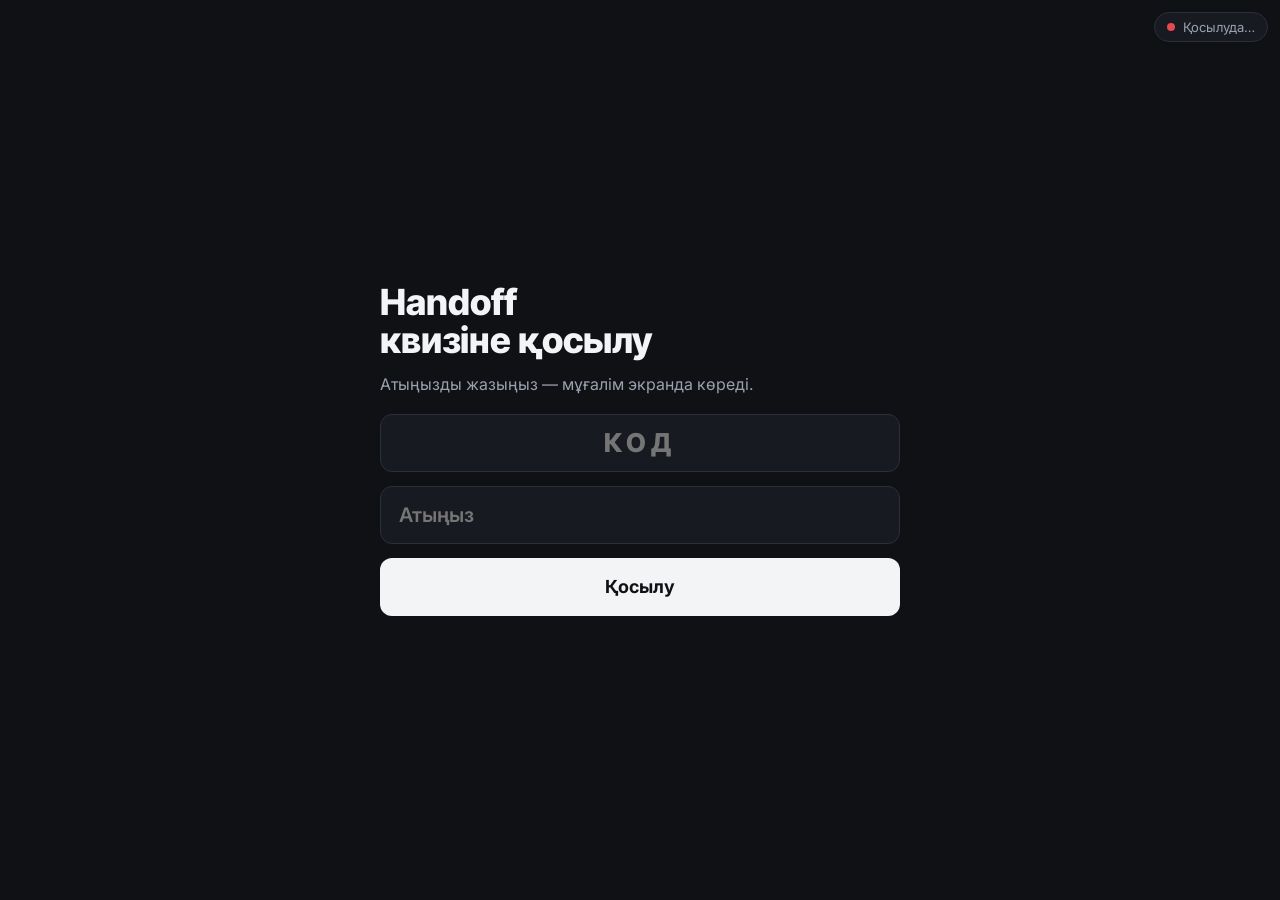
<file: index.html>
<!DOCTYPE html>
<html lang="kk">
<head>
<meta charset="utf-8">
<meta name="viewport" content="width=device-width, initial-scale=1, maximum-scale=1, viewport-fit=cover">
<meta name="theme-color" content="#0F1115">
<title>Handoff · Квиз</title>
<link rel="preconnect" href="https://fonts.googleapis.com">
<link rel="preconnect" href="https://fonts.gstatic.com" crossorigin>
<link rel="stylesheet" href="https://fonts.googleapis.com/css2?family=Inter+Tight:wght@600;800&family=Inter:wght@400;500;600;700&display=swap">
<style>
:root{
  --bg:#0F1115;--s1:#171A21;--s2:#1F232C;--line:#2A2F3A;--tx:#F3F4F6;--mut:#9AA1AE;
  --a0:#E5484D;--a1:#3E7BFA;--a2:#F5A524;--a3:#2FB36D;--ok:#2FB36D;--bad:#E5484D;--ice:#9BDCFF;
  --disp:"Inter Tight",Inter,system-ui,-apple-system,"Segoe UI",Roboto,sans-serif;
  --txt:Inter,system-ui,-apple-system,"Segoe UI",Roboto,sans-serif;
}
*{box-sizing:border-box;-webkit-tap-highlight-color:transparent}
html,body{margin:0;height:100%;background:var(--bg);color:var(--tx);font-family:var(--txt)}
body{overflow-x:hidden}
button{font:inherit;color:inherit;border:0;background:none;cursor:pointer;padding:0}
input{font:inherit}
.hidden{display:none!important}
.disp{font-family:var(--disp);letter-spacing:-.02em}
.mut{color:var(--mut)}
.btn{display:inline-flex;align-items:center;justify-content:center;gap:10px;height:52px;padding:0 24px;border-radius:12px;background:var(--tx);color:var(--bg);font-weight:700;font-size:17px;transition:transform .12s,opacity .2s}
.btn:active{transform:scale(.97)}
.btn.ghost{background:var(--s2);color:var(--tx)}
.btn[disabled]{opacity:.4;pointer-events:none}
.net{position:fixed;top:12px;right:12px;z-index:50;display:flex;align-items:center;gap:8px;font-size:13px;color:var(--mut);background:var(--s1);border:1px solid var(--line);padding:6px 12px;border-radius:999px}
.net i{width:8px;height:8px;border-radius:50%;background:var(--bad)}
.net.on i{background:var(--ok)}
.net.on{opacity:.0;pointer-events:none;transition:opacity .6s 1.5s}
.shape{width:28px;height:28px;flex:none}
@keyframes pop{0%{transform:scale(.6);opacity:0}70%{transform:scale(1.06)}100%{transform:scale(1);opacity:1}}
@keyframes up{from{transform:translateY(14px);opacity:0}to{transform:none;opacity:1}}
@keyframes shake{0%,100%{transform:none}20%{transform:translateX(-10px)}40%{transform:translateX(9px)}60%{transform:translateX(-6px)}80%{transform:translateX(4px)}}
.up{animation:up .35s ease both}

/* ---------- HOST ---------- */
.host{min-height:100vh;display:flex;flex-direction:column;padding:28px 40px 24px}
.htop{display:flex;align-items:center;justify-content:space-between;gap:20px;min-height:44px}
.tag{font-size:15px;font-weight:600;color:var(--mut);letter-spacing:.02em}
.hbody{flex:1;display:flex;flex-direction:column;justify-content:center;padding:20px 0}
.hctl{display:flex;justify-content:space-between;align-items:center;gap:12px}
.lobby{display:grid;grid-template-columns:minmax(0,1.05fr) minmax(0,1fr);gap:48px;align-items:center}
.lobby h1{font-size:clamp(34px,4vw,58px);line-height:1.02;margin:0 0 14px;font-weight:800}
.joinbox{background:var(--s1);border:1px solid var(--line);border-radius:20px;padding:22px 26px;margin-top:22px}
.joinbox .lbl{font-size:14px;color:var(--mut);font-weight:600;margin-bottom:8px}
.joinbox .url{font-size:clamp(18px,1.8vw,24px);font-weight:600;word-break:break-all}
.code{font-family:var(--disp);font-weight:800;font-size:clamp(48px,6vw,88px);letter-spacing:.08em;line-height:1}
.pl{display:flex;flex-wrap:wrap;gap:10px;align-content:flex-start;max-height:58vh;overflow:auto}
.plbox{background:var(--s1);border:1px solid var(--line);border-radius:20px;padding:24px 26px;min-height:46vh}
.chip{background:var(--s2);border:1px solid var(--line);border-radius:999px;padding:12px 20px;font-weight:600;font-size:20px;animation:pop .35s ease both}
.chip:hover{border-color:var(--bad);text-decoration:line-through}
.count{font-family:var(--disp);font-size:20px;font-weight:800;margin-bottom:14px}
.qhead{display:flex;align-items:center;gap:24px}
.timer{font-family:var(--disp);font-weight:800;font-size:56px;min-width:90px;text-align:center}
.bar{height:6px;background:var(--s2);border-radius:6px;overflow:hidden;margin:18px 0 26px}
.bar i{display:block;height:100%;background:var(--tx);width:100%;transform-origin:left}
.qtext{font-family:var(--disp);font-weight:800;font-size:clamp(30px,3.6vw,52px);line-height:1.12;margin:0;flex:1}
.hgrid{display:grid;grid-template-columns:minmax(0,1fr) 300px;gap:28px;align-items:stretch}
.tiles{display:grid;grid-template-columns:1fr 1fr;gap:14px}
.tile{position:relative;overflow:hidden;display:flex;align-items:center;gap:16px;padding:22px 24px;border-radius:14px;font-weight:700;font-size:clamp(18px,1.8vw,26px);min-height:96px;transition:opacity .35s,transform .35s}
.tile .cnt{margin-left:auto;font-family:var(--disp);font-weight:800;font-size:30px}
.tile .fill{position:absolute;left:0;bottom:0;height:6px;background:rgba(255,255,255,.55);transition:width .8s ease}
.t0{background:var(--a0)}.t1{background:var(--a1)}.t2{background:var(--a2);color:#1A1405}.t3{background:var(--a3)}
.tile.off{opacity:.22}
.tile.win{box-shadow:0 0 0 4px var(--tx)}
.side{background:var(--s1);border:1px solid var(--line);border-radius:16px;padding:18px;display:flex;flex-direction:column;gap:14px;min-height:0}
.big{font-family:var(--disp);font-weight:800;font-size:44px;line-height:1}
.feed{display:flex;flex-direction:column;gap:8px;overflow:hidden;flex:1}
.ev{font-size:15px;line-height:1.35;padding:10px 12px;background:var(--s2);border-radius:10px;animation:up .3s ease both}
.ev b{font-weight:700}
.ev.fr{border-left:3px solid var(--ice)}.ev.sh{border-left:3px solid var(--a2)}.ev.x2{border-left:3px solid var(--a3)}.ev.ff{border-left:3px solid var(--a1)}
.board{display:flex;flex-direction:column;gap:12px;max-width:900px;width:100%;margin:0 auto}
.row{display:grid;grid-template-columns:56px 1fr auto;align-items:center;gap:16px;background:var(--s1);border:1px solid var(--line);border-radius:14px;padding:16px 22px;font-size:24px;font-weight:700;animation:up .4s ease both}
.row .n{font-family:var(--disp);font-weight:800;color:var(--mut)}
.row .sc{font-family:var(--disp);font-weight:800}
.row .d{font-size:15px;color:var(--ok);font-weight:700;margin-left:12px}
.row.first{background:var(--tx);color:var(--bg)}.row.first .n{color:var(--bg)}
.h2{font-family:var(--disp);font-weight:800;font-size:clamp(34px,4vw,56px);margin:0 0 28px;text-align:center}
.podium{display:flex;align-items:flex-end;justify-content:center;gap:18px;margin:10px 0 30px}
.pod{width:min(240px,28vw);text-align:center}
.pod .nm{font-size:24px;font-weight:700;margin-bottom:10px;word-break:break-word;animation:up .5s ease both}
.pod .blk{border-radius:14px 14px 0 0;background:var(--s2);border:1px solid var(--line);border-bottom:0;display:flex;flex-direction:column;align-items:center;padding-top:18px;gap:6px;transform-origin:bottom;animation:grow .9s cubic-bezier(.2,.8,.2,1) both}
.pod .pl1{background:var(--tx);color:var(--bg)}
.pod .place{font-family:var(--disp);font-weight:800;font-size:56px;line-height:1}
.pod .pts{font-size:16px;font-weight:600;opacity:.75}
@keyframes grow{from{transform:scaleY(0)}to{transform:scaleY(1)}}

/* ---------- PLAYER ---------- */
.ply{min-height:100vh;min-height:100dvh;display:flex;flex-direction:column;padding:max(16px,env(safe-area-inset-top)) 16px max(16px,env(safe-area-inset-bottom))}
.pc{flex:1;display:flex;flex-direction:column;justify-content:center;gap:14px;max-width:520px;width:100%;margin:0 auto}
.pc h1{font-family:var(--disp);font-weight:800;font-size:36px;line-height:1.05;margin:0}
.field{width:100%;height:58px;border-radius:12px;border:1px solid var(--line);background:var(--s1);color:var(--tx);padding:0 18px;font-size:20px;font-weight:600;outline:none}
.field:focus{border-color:var(--mut)}
.field.codef{text-transform:uppercase;letter-spacing:.2em;font-family:var(--disp);font-weight:800;text-align:center;font-size:26px}
.pbar{display:flex;align-items:center;justify-content:space-between;gap:10px;font-size:14px;font-weight:600;color:var(--mut)}
.pbar .me{color:var(--tx);max-width:50%;overflow:hidden;text-overflow:ellipsis;white-space:nowrap}
.ptimer{height:5px;background:var(--s2);border-radius:5px;overflow:hidden;margin:10px 0 4px}
.ptimer i{display:block;height:100%;background:var(--tx);transform-origin:left}
.pq{font-family:var(--disp);font-weight:800;font-size:clamp(21px,5.6vw,28px);line-height:1.18;margin:14px 0}
.answers{display:grid;grid-template-columns:1fr;gap:10px}
.ans{display:flex;align-items:center;gap:14px;text-align:left;padding:16px;border-radius:14px;font-weight:700;font-size:17px;line-height:1.25;min-height:68px;transition:transform .12s,opacity .25s}
.ans:active{transform:scale(.97)}
.ans.gone{opacity:.12;pointer-events:none}
.ans.dim{opacity:.3}
.ans.pick{box-shadow:0 0 0 3px var(--tx)}
.pw{display:grid;grid-template-columns:repeat(3,1fr);gap:8px;margin-top:12px}
.pwb{position:relative;display:flex;flex-direction:column;align-items:center;gap:4px;padding:10px 4px;border-radius:12px;background:var(--s1);border:1px solid var(--line);font-size:13px;font-weight:600}
.pwb svg{width:22px;height:22px}
.pwb .k{position:absolute;top:6px;right:8px;font-size:12px;color:var(--mut);font-weight:700}
.pwb[disabled]{opacity:.3;pointer-events:none}
.pwb.on{border-color:var(--a3);color:var(--a3)}
.shld{display:flex;align-items:center;gap:8px;font-size:13px;color:var(--mut);margin-top:8px;justify-content:center}
.shld svg{width:16px;height:16px}
.wait{text-align:center;display:flex;flex-direction:column;align-items:center;gap:14px}
.ring{width:84px;height:84px;border-radius:50%;border:4px solid var(--s2);border-top-color:var(--tx);animation:spin 1s linear infinite}
@keyframes spin{to{transform:rotate(360deg)}}
.res{flex:1;display:flex;flex-direction:column;align-items:center;justify-content:center;text-align:center;gap:10px;border-radius:20px;padding:28px}
.res.good{background:var(--ok)}.res.bad{background:var(--bad);animation:shake .5s ease}.res.none{background:var(--s1)}
.res .big{font-size:52px}
.res .pts{font-family:var(--disp);font-weight:800;font-size:30px;background:rgba(0,0,0,.18);padding:8px 18px;border-radius:999px}
.res .rk{font-size:17px;font-weight:600;opacity:.9}
.sheet{position:fixed;inset:0;z-index:30;background:rgba(0,0,0,.55);display:flex;align-items:flex-end}
.sheet .in{width:100%;max-height:75vh;overflow:auto;background:var(--s1);border-radius:20px 20px 0 0;padding:20px 16px max(20px,env(safe-area-inset-bottom));animation:up .25s ease both}
.sheet h3{margin:0 0 4px;font-family:var(--disp);font-size:22px}
.tg{display:flex;justify-content:space-between;align-items:center;width:100%;padding:14px 16px;border-radius:12px;background:var(--s2);margin-top:8px;font-weight:600;font-size:17px}
.toast{position:fixed;left:50%;bottom:max(24px,env(safe-area-inset-bottom));transform:translateX(-50%);z-index:60;background:var(--tx);color:var(--bg);padding:12px 18px;border-radius:12px;font-weight:600;font-size:15px;max-width:90vw;text-align:center;animation:up .25s ease both}
/* ice */
#ice{position:fixed;inset:0;z-index:40;display:flex;flex-direction:column;align-items:center;justify-content:center;gap:10px;text-align:center;padding:24px;color:#08263A;
  background:radial-gradient(120% 80% at 50% 45%,#EAF7FF 0%,#CDEBFD 55%,#A9D9F7 100%);
  user-select:none;-webkit-user-select:none;touch-action:manipulation;animation:freeze .35s ease both}
#ice.melt{animation:melt .5s ease forwards}
#ice.hit{animation:hit .12s ease}
#ice svg.frost{position:absolute;inset:0;width:100%;height:100%;pointer-events:none}
#ice .flake{position:absolute;color:#fff;opacity:.55;pointer-events:none}
#ice .flake svg{width:100%;height:100%}
#ice .it1{font-family:var(--disp);font-weight:800;font-size:34px;position:relative}
#ice .it2{font-size:17px;font-weight:600;position:relative}
#ice .taps{position:relative;font-family:var(--disp);font-weight:800;font-size:64px;line-height:1}
#ice path.crack{stroke:#5FA9D6;stroke-width:3;fill:none;stroke-linecap:round;opacity:0;transition:opacity .15s}
@keyframes freeze{from{opacity:0;transform:scale(1.04)}to{opacity:1;transform:none}}
@keyframes melt{to{opacity:0;transform:scale(1.03)}}
@keyframes hit{50%{transform:scale(.985) rotate(-.4deg)}}
canvas#cf{position:fixed;inset:0;width:100%;height:100%;pointer-events:none;z-index:45}
@media (max-width:900px){.lobby,.hgrid{grid-template-columns:1fr}.host{padding:20px}}
@media (min-width:600px){.answers{grid-template-columns:1fr 1fr}.ans{min-height:110px}}
.pmod{position:fixed;inset:0;z-index:95;background:rgba(0,0,0,.6);display:flex;align-items:flex-start;justify-content:center;padding:40px 16px;overflow:auto}.pmbox{width:100%;max-width:560px;background:var(--s1);border:1px solid var(--line);border-radius:18px;padding:20px;display:flex;flex-direction:column;gap:12px}.pmtop{display:flex;justify-content:space-between;align-items:center;gap:12px}.pmtop h3{margin:0;font-family:var(--disp);font-size:24px}.pmnote{margin:0;font-size:14px;color:var(--mut)}.pmlist{display:flex;flex-direction:column;gap:6px;max-height:60vh;overflow:auto}.pmrow{display:flex;justify-content:space-between;align-items:center;gap:10px;background:var(--s2);border-radius:10px;padding:8px 8px 8px 14px;font-weight:600;font-size:16px}.pmrow .btn{height:38px;font-size:14px;padding:0 14px}.pmdel.warn{color:var(--bad);border:1px solid var(--bad)}
</style>
</head>
<body>
<div id="net" class="net"><i></i><span>Қосылуда…</span></div>
<div id="app"></div>
<canvas id="cf" class="hidden"></canvas>
<script src="mqtt.min.js"></script>
<script>
"use strict";
const QUESTIONS = [{"q": "Handoff дегеніміз не?", "a": ["Макетті басып шығару", "Макетті әзірлеушіге беру процесі", "Клиентпен түсті келісу", "Файлды мұрағатқа салу"], "c": 2, "t": 20}, {"q": "Әзірлеушіге берілетін файлда қабаттар қалай аталуы керек?", "a": ["«Слой 1», «копия 2»", "Атауы маңызды емес", "Мағынасына қарай: header, btn-buy", "Тек нөмірмен: 1, 2, 3"], "c": 3, "t": 20}, {"q": "Иконканы әзірлеушіге қандай форматта берген дұрыс?", "a": ["SVG", "JPG", "GIF", "PSD"], "c": 1, "t": 20}, {"q": "Түсті әзірлеушіге қалай береміз?", "a": ["«Ашық көк сияқты»", "Скриншот жібереміз", "CMYK пайызымен", "HEX кодымен: #1E6FFF"], "c": 4, "t": 20}, {"q": "Файл атауындағы @2x нені білдіреді?", "a": ["Екі көшірме", "Екі есе үлкен (Retina экрандар үшін)", "Екінші нұсқа", "Сапасы екі есе төмен"], "c": 2, "t": 20}, {"q": "Сайттағы фотосуретті қандай форматта береміз?", "a": ["JPG немесе WebP", "SVG", "PSD", "TIFF"], "c": 1, "t": 20}, {"q": "Спецификацияға (spec) не кіреді?", "a": ["Дизайнердің аты-жөні", "Тек файл көлемі", "Өлшемдер, шегіністер, қаріптер, түстер", "Түс психологиясы"], "c": 3, "t": 20}, {"q": "Батырманың hover күйі дегеніміз не?", "a": ["Батырма жасырын тұр", "Тінтуір үстіне келгендегі күйі", "Батырма жүктеліп жатыр", "Батырма өшірулі"], "c": 2, "t": 20}, {"q": "Photoshop-та ассетті қалай экспорттаймыз?", "a": ["Изображение → Размер изображения", "Слои → Стиль слоя", "Фильтр → Галерея фильтров", "Файл → Экспортировать → Экспортировать как"], "c": 4, "t": 30}, {"q": "Бос және жасырын қабаттарды неге жоямыз?", "a": ["Әзірлеуші шатаспауы үшін", "Түс жақсаруы үшін", "Photoshop солай талап етеді", "Жоюдың қажеті жоқ"], "c": 1, "t": 20}, {"q": "Ассет файлының дұрыс атауы қайсы?", "a": ["Безымянный-1.png", "Иконка ЖАҢА (2).svg", "icon-cart.svg", "123.svg"], "c": 3, "t": 20}, {"q": "Қаріп туралы әзірлеушіге не айтамыз?", "a": ["Тек атауын", "Атауы, өлшемі (px), жуандығы, жол аралығы", "Тек түсін", "Ештеңе айтпаймыз"], "c": 2, "t": 20}, {"q": "Қабаттарды блок бойынша жинау үшін не істейміз?", "a": ["Объединить слои (Ctrl+E)", "Растрировать слой", "Удалить слой", "Сгруппировать (Ctrl+G)"], "c": 4, "t": 20}, {"q": "Элементтер арасындағы қашықтықты өлшейтін құрал:", "a": ["Пипетка", "Линейка (I)", "Штамп (S)", "Лассо (L)"], "c": 2, "t": 20}, {"q": "Handoff не үшін керек?", "a": ["Әзірлеуші болжамайды, қате мен сұрақ азаяды", "Файл кішірейеді", "Дизайнер жұмыс істемей демалады", "Клиент дизайнды көрмейді"], "c": 1, "t": 20}];
const NS = "hfq1";
const BROKERS = ["wss://broker.emqx.io:8084/mqtt","wss://broker.hivemq.com:8884/mqtt","wss://test.mosquitto.org:8081"];
const PARAMS = new URLSearchParams(location.search);
const IS_HOST = PARAMS.has("host");
const FREEZE_MS = 4500, FREEZE_TAPS = 6;

/* ---------- utils ---------- */
const $ = s => document.querySelector(s);
const app = $("#app");
const esc = s => String(s == null ? "" : s).replace(/[&<>"']/g, c => ({"&":"&amp;","<":"&lt;",">":"&gt;",'"':"&quot;","'":"&#39;"}[c]));
const rid = (n, abc) => { abc = abc || "abcdefghijkmnpqrstuvwxyz23456789"; let s = ""; const a = new Uint32Array(n); (crypto || window.msCrypto).getRandomValues(a); for (const x of a) s += abc[x % abc.length]; return s; };
const store = {
  get(k){ try { return JSON.parse(localStorage.getItem(NS + k)); } catch(e) { return null; } },
  set(k,v){ try { localStorage.setItem(NS + k, JSON.stringify(v)); } catch(e) {} },
  del(k){ try { localStorage.removeItem(NS + k); } catch(e) {} }
};
const SHAPES = [
  '<svg class="shape" viewBox="0 0 28 28"><path d="M14 4 25 23H3z" fill="currentColor"/></svg>',
  '<svg class="shape" viewBox="0 0 28 28"><path d="M14 2.5 25.5 14 14 25.5 2.5 14z" fill="currentColor"/></svg>',
  '<svg class="shape" viewBox="0 0 28 28"><circle cx="14" cy="14" r="11" fill="currentColor"/></svg>',
  '<svg class="shape" viewBox="0 0 28 28"><rect x="4" y="4" width="20" height="20" rx="2" fill="currentColor"/></svg>'
];
const ICON = {
  fr: '<svg viewBox="0 0 24 24" fill="none" stroke="currentColor" stroke-width="2" stroke-linecap="round"><path d="M12 2v20M3.3 7l17.4 10M20.7 7 3.3 17M9 4l3 2 3-2M9 20l3-2 3 2"/></svg>',
  x2: '<svg viewBox="0 0 24 24" fill="none" stroke="currentColor" stroke-width="2" stroke-linecap="round" stroke-linejoin="round"><path d="M4 8l6 8M10 8l-6 8M14 9.5a2.5 2.5 0 0 1 5 0c0 2.5-5 4-5 6.5h5"/></svg>',
  ff: '<svg viewBox="0 0 24 24" fill="none" stroke="currentColor" stroke-width="2" stroke-linecap="round"><rect x="3" y="4" width="7" height="7" rx="1.5"/><rect x="14" y="13" width="7" height="7" rx="1.5"/><path d="M14 5l7 5M21 5l-7 5M3 14l7 5M10 14l-7 5" opacity=".5"/></svg>',
  sh: '<svg viewBox="0 0 24 24" fill="none" stroke="currentColor" stroke-width="2" stroke-linejoin="round"><path d="M12 3l8 3v6c0 4.5-3.4 8-8 9-4.6-1-8-4.5-8-9V6z"/></svg>'
};
function vibrate(p){ try { navigator.vibrate && navigator.vibrate(p); } catch(e) {} }
function toast(t){ const old = $(".toast"); if (old) old.remove(); const d = document.createElement("div"); d.className = "toast"; d.textContent = t; document.body.appendChild(d); setTimeout(() => d.remove(), 2800); }
function setNet(on, text){ const n = $("#net"); n.classList.toggle("on", !!on); n.querySelector("span").textContent = on ? "Қосылды" : (text || "Қосылуда…"); }
function confetti(){
  const c = $("#cf"); c.classList.remove("hidden"); const ctx = c.getContext("2d");
  const W = c.width = innerWidth * devicePixelRatio, H = c.height = innerHeight * devicePixelRatio;
  const cols = ["#E5484D","#3E7BFA","#F5A524","#2FB36D","#F3F4F6"];
  const ps = Array.from({length: 90}, () => ({x: W/2 + (Math.random()-.5)*W*.3, y: H*.45, vx: (Math.random()-.5)*W*.03, vy: -Math.random()*H*.03 - H*.008, r: Math.random()*Math.PI, s: (6 + Math.random()*8)*devicePixelRatio, c: cols[Math.random()*5|0]}));
  const t0 = performance.now();
  (function f(t){ const k = (t - t0)/1400; ctx.clearRect(0,0,W,H);
    for (const p of ps){ p.x += p.vx; p.y += p.vy; p.vy += H*.0011; p.r += .2; ctx.save(); ctx.translate(p.x,p.y); ctx.rotate(p.r); ctx.globalAlpha = Math.max(0, 1-k); ctx.fillStyle = p.c; ctx.fillRect(-p.s/2,-p.s/4,p.s,p.s/2); ctx.restore(); }
    if (k < 1) requestAnimationFrame(f); else { ctx.clearRect(0,0,W,H); c.classList.add("hidden"); } })(t0);
}
function brokerUrl(i){ return PARAMS.get("broker") || BROKERS[i % BROKERS.length]; }
function connect(bi, onConnect, onMsg){
  setNet(false);
  const c = mqtt.connect(brokerUrl(bi), {clientId: NS + "_" + rid(12), keepalive: 30, reconnectPeriod: 2000, connectTimeout: 8000, clean: true});
  c.on("connect", () => { setNet(true); onConnect(c); });
  c.on("reconnect", () => setNet(false, "Қайта қосылуда…"));
  c.on("offline", () => setNet(false, "Байланыс жоқ"));
  c.on("error", () => {});
  c.on("message", (t, buf) => { let m; try { m = JSON.parse(buf.toString()); } catch(e) { return; } try { onMsg(t, m); } catch(e) { console.error(e); } });
  return c;
}
const T = room => NS + "/" + room + "/";

/* =====================================================================
   HOST
   ===================================================================== */
function Host(){
  let H = store.get("host");
  const fresh = () => ({room: rid(5, "ABCDEFGHJKLMNPQRSTUVWXYZ23456789"), b: +(PARAMS.get("b") || 0), phase: "lobby", qi: -1, players: {}, ans: {}, counts: [0,0,0,0], qEnd: 0, feed: [], prevRank: {}});
  if (!H || !H.room) H = fresh();
  let client = null, tick = null, pubTimer = null, connectedOnce = false;
  const save = () => store.set("host", H);
  const total = QUESTIONS.length;
  const pids = () => Object.keys(H.players);
  const leftMs = () => H.paused ? (H.pauseLeft || 0) : Math.max(0, H.qEnd - Date.now());
  function togglePause() {
    if (H.phase !== "question") return;
    if (H.paused) { H.qEnd = Date.now() + (H.pauseLeft || 0); H.paused = false; }
    else { H.pauseLeft = leftMs(); H.paused = true; }
    save(); pubState(); render();
  }
  const joinUrl = () => { const u = new URL(location.href); u.search = ""; u.hash = ""; u.searchParams.set("r", H.room); if (H.b) u.searchParams.set("b", H.b); if (PARAMS.get("broker")) u.searchParams.set("broker", PARAMS.get("broker")); return u.toString(); };

  function start(){
    client && client.end(true);
    connectedOnce = false;
    client = connect(H.b, c => {
      connectedOnce = true;
      c.subscribe(T(H.room) + "i", {qos: 1});
      pubState(); pids().forEach(pubPlayer);
    }, onMsg);
    setTimeout(() => { if (!connectedOnce) render(); }, 9000);
    save(); render();
    clearInterval(tick); tick = setInterval(onTick, 200);
    clearInterval(pubTimer); pubTimer = setInterval(() => { if (H.phase === "question") pubState(); }, 1000);
  }
  function pub(topic, obj, retain){ if (client && client.connected) client.publish(T(H.room) + topic, JSON.stringify(obj), {qos: 1, retain: !!retain}); }
  function ranked(){ return pids().sort((a,b) => H.players[b].score - H.players[a].score || H.players[a].name.localeCompare(H.players[b].name)); }
  function addFeed(kind, html){ H.feed.unshift({k: kind, h: html, id: rid(6)}); H.feed = H.feed.slice(0, 7); }
  function note(pid, text){ const p = H.players[pid]; if (p) p.note = {id: rid(6), t: text}; }

  function pubState(){
    const q = QUESTIONS[H.qi];
    const st = {v: 1, phase: H.phase, qi: H.qi, total, n: pids().length, answered: Object.keys(H.ans).length};
    if (H.phase === "question" || H.phase === "reveal"){ st.q = {text: q.q, answers: q.a, time: q.t}; }
    if (H.phase === "question"){
      st.endsIn = leftMs(); st.paused = !!H.paused;
      st.roster = ranked().slice(0, 40).map(id => [id, H.players[id].name]);
    }
    if (H.phase === "reveal"){ st.correct = q.c - 1; st.counts = H.counts; }
    if (H.phase === "board" || H.phase === "final"){ st.top = ranked().slice(0, 10).map(id => ({n: H.players[id].name, s: H.players[id].score})); }
    pub("s", st, true);
  }
  function pubPlayer(pid){
    const p = H.players[pid]; if (!p) return;
    const r = ranked();
    pub("p/" + pid, {name: p.name, score: p.score, rank: r.indexOf(pid) + 1, of: r.length, streak: p.streak, pw: p.pw, x2on: p.x2on ? H.qi : -1, hide: p.hide, frozen: p.frozen, last: p.last, locked: H.ans[pid] ? {qi: H.qi, a: H.ans[pid].a} : null, note: p.note, kicked: !!p.kicked}, true);
  }

  function onMsg(topic, m){
    if (!m || typeof m.pid !== "string" || m.pid.length > 40) return;
    const pid = m.pid, p = H.players[pid];
    if (m.t === "join"){
      let name = String(m.name || "").replace(/\s+/g, " ").trim().slice(0, 18);
      if (!name) return;
      if (p){ if (p.kicked) { pubPlayer(pid); return; } pubPlayer(pid); pubState(); return; }
      if (H.phase === "final") return;
      const taken = new Set(Object.values(H.players).map(x => x.name.toLowerCase()));
      let nm = name, k = 2; while (taken.has(nm.toLowerCase())) nm = name + " " + (k++);
      H.players[pid] = {name: nm, score: 0, streak: 0, pw: {fr: 1, x2: 1, ff: 1, sh: 1}, x2on: false, hide: null, frozen: null, last: null, note: null};
      save(); pubPlayer(pid); pubState(); render(); return;
    }
    if (!p || p.kicked) return;
    if (m.t === "ans"){
      if (H.phase !== "question" || m.qi !== H.qi || H.ans[pid]) { pubPlayer(pid); return; }
      const a = m.a | 0; if (a < 0 || a > 3) return;
      if (!H.paused && Date.now() > H.qEnd + 400) { pubPlayer(pid); return; }
      if (p.hide && p.hide.qi === H.qi && p.hide.idx.includes(a)) return;
      H.ans[pid] = {a, left: leftMs()};
      H.counts[a]++;
      save(); pubPlayer(pid); pubState();
      if (Object.keys(H.ans).length >= pids().filter(id => !H.players[id].kicked).length) reveal();
      else render();
      return;
    }
    if (m.t === "pw"){
      if (H.phase !== "question" || m.qi !== H.qi) return;
      if (H.ans[pid]) { note(pid, "Жауап берген соң қолдануға болмайды"); pubPlayer(pid); return; }
      const q = QUESTIONS[H.qi];
      if (m.k === "x2" && p.pw.x2 > 0 && !p.x2on){
        p.pw.x2--; p.x2on = true; addFeed("x2", `<b>${esc(p.name)}</b> екі есе ұпайға ойнап жатыр`);
      } else if (m.k === "ff" && p.pw.ff > 0 && !(p.hide && p.hide.qi === H.qi)){
        const wrong = [0,1,2,3].filter(i => i !== q.c - 1).sort(() => Math.random() - .5).slice(0, 2);
        p.pw.ff--; p.hide = {qi: H.qi, idx: wrong}; addFeed("ff", `<b>${esc(p.name)}</b> 50/50 қолданды`);
      } else if (m.k === "fr" && p.pw.fr > 0){
        const tp = H.players[m.target];
        if (!tp || m.target === pid || tp.kicked) return;
        if (H.ans[m.target]) { note(pid, tp.name + " жауап беріп қойды — мұздату сақталды"); pubPlayer(pid); return; }
        if (tp.frozen && tp.frozen.qi === H.qi) { note(pid, tp.name + " қазір де мұзда тұр"); pubPlayer(pid); return; }
        p.pw.fr--;
        if (tp.pw.sh > 0){
          tp.pw.sh--; note(m.target, p.name + " сізді мұздатқысы келді — қалқан қорғады!"); note(pid, tp.name + " қалқанмен қорғанды");
          addFeed("sh", `<b>${esc(tp.name)}</b> қалқанмен <b>${esc(p.name)}</b> мұзын тойтарды`);
        } else {
          tp.frozen = {id: rid(6), qi: H.qi, by: p.name}; note(pid, tp.name + " мұздатылды!");
          addFeed("fr", `<b>${esc(p.name)}</b> → <b>${esc(tp.name)}</b> мұздатты`);
        }
        pubPlayer(m.target);
      } else return;
      save(); pubPlayer(pid); render();
    }
  }

  function startQ(){
    if (H.qi + 1 >= total) return finish();
    H.qi++; H.phase = "question"; H.ans = {}; H.counts = [0,0,0,0]; H.feed = [];
    for (const id of pids()){ const p = H.players[id]; p.x2on = false; p.hide = null; p.frozen = null; }
    H.qEnd = Date.now() + QUESTIONS[H.qi].t * 1000; H.paused = false;
    save(); pubState(); pids().forEach(pubPlayer); render();
  }
  function reveal(){
    if (H.phase !== "question") return;
    H.paused = false;
    const q = QUESTIONS[H.qi], T0 = q.t * 1000;
    H.prevRank = {}; ranked().forEach((id, i) => H.prevRank[id] = i);
    for (const id of pids()){
      const p = H.players[id], a = H.ans[id];
      if (a && a.a === q.c - 1){
        let pts = Math.round(500 + 500 * Math.min(1, a.left / T0)) + Math.min(p.streak, 3) * 100;
        if (p.x2on) pts *= 2;
        p.streak++; p.score += pts; p.last = {qi: H.qi, ok: true, pts, a: a.a};
        if (p.streak % 3 === 0){ p.pw.fr++; note(id, p.streak + " рет қатарынан дұрыс! +1 мұздату"); }
      } else {
        p.streak = 0; p.last = {qi: H.qi, ok: false, pts: 0, a: a ? a.a : null};
      }
      p.x2on = false;
    }
    H.phase = "reveal"; save(); pubState(); pids().forEach(pubPlayer); render();
  }
  function board(){ H.phase = "board"; save(); pubState(); render(); }
  function finish(){ H.phase = "final"; save(); pubState(); pids().forEach(pubPlayer); render(); }
  function next(){
    if (H.phase === "lobby") { if (pids().length) startQ(); }
    else if (H.phase === "question") reveal();
    else if (H.phase === "reveal") board();
    else if (H.phase === "board") (H.qi + 1 >= total ? finish() : startQ());
  }
  function onTick(){
    if (H.phase !== "question") return;
    const left = H.paused ? H.pauseLeft : H.qEnd - Date.now();
    const t = $("#htime"), b = $("#hbar");
    if (t) t.textContent = Math.max(0, Math.ceil(left / 1000));
    if (b) b.style.transform = `scaleX(${Math.max(0, left / (QUESTIONS[H.qi].t * 1000))})`;
    if (!H.paused && left <= 0) reveal();
  }
  document.addEventListener("keydown", e => { if (e.target.tagName === "INPUT" || e.target.tagName === "BUTTON") return; if (e.code === "Space" || e.code === "Enter" || e.code === "ArrowRight") { e.preventDefault(); next(); } if (e.code === "KeyP") { e.preventDefault(); togglePause(); } });


  function kickPlayer(id) {
    const p = H.players[id]; if (!p) return;
    p.kicked = true; pubPlayer(id);
    for (const k of ["ans", "subs", "chk", "fs", "rates", "grades", "ovr", "votes"]) if (H[k] && typeof H[k] === "object") delete H[k][id];
    if (H.rates) for (const v of Object.values(H.rates)) if (v && typeof v === "object") delete v[id];
    
    delete H.players[id]; save(); pubState(); render();
  }
  function PeopleModal() {
    const old = document.querySelector(".pmod"); if (old) old.remove();
    const w = document.createElement("div"); w.className = "pmod";
    const draw = () => {
      const ids = Object.keys(H.players).sort((a, b) => H.players[a].name.localeCompare(H.players[b].name));
      w.innerHTML = `<div class="pmbox"><div class="pmtop"><h3>${"Ойыншылар"} · ${ids.length}</h3><button class="btn ghost" data-x="1">${"Жабу"}</button></div>
        <p class="pmnote">${"Шығарылған ойыншы осы құрылғыдан қайта кірсе, жаңа ойыншы ретінде қосылады. Оның осы ойындағы нәтижелері өшеді."}</p>
        <div class="pmlist">${ids.map(id => `<div class="pmrow"><span>${esc(H.players[id].name)}</span><button class="btn ghost pmdel" data-k="${id}">${"Шығару"}</button></div>`).join("") || `<p class="pmnote">${"Ойыншы жоқ"}</p>`}</div></div>`;
      w.querySelector("[data-x]").onclick = () => w.remove();
      w.onclick = e => { if (e.target === w) w.remove(); };
      w.querySelectorAll(".pmdel").forEach(b => b.onclick = () => {
        if (b.dataset.c !== "1") { b.dataset.c = "1"; b.textContent = "Растау?"; b.classList.add("warn"); setTimeout(() => { if (b.isConnected) { b.dataset.c = ""; b.textContent = "Шығару"; b.classList.remove("warn"); } }, 3000); return; }
        const nm = H.players[b.dataset.k] ? H.players[b.dataset.k].name : ""; kickPlayer(b.dataset.k); toast(nm + " — " + "шығарылды"); draw(); });
    };
    document.body.appendChild(w); draw();
  }
  function ctlBar(primary){
    return `<div class="hctl"><div style="display:flex;gap:10px"><button class="btn ghost" id="reset">Жаңа ойын</button>${H.phase !== "lobby" ? `<button class="btn ghost" id="people">${"👥 Ойыншылар"} (${Object.keys(H.players).length})</button>` : ""}</div>
      <div style="display:flex;gap:10px">${H.phase === "question" ? `<button class="btn ghost" id="pause">${H.paused ? "▶ Жалғастыру" : "❚❚ Кідірту"}</button>` : ""}${primary ? `<button class="btn" id="next">${primary}</button>` : ""}</div></div>`;
  }
  function bind(){
    const pp = $("#people"); if (pp) pp.onclick = PeopleModal;
    const n = $("#next"); if (n) n.onclick = next;
    const pz = $("#pause"); if (pz) pz.onclick = togglePause;
    const r = $("#reset"); if (r) r.onclick = () => {
      if (r.dataset.c !== "1"){ r.dataset.c = "1"; r.textContent = "Растау: бәрі өшеді"; setTimeout(() => { r.dataset.c = ""; r.textContent = "Жаңа ойын"; }, 3000); return; }
      pub("s", {v: 1, phase: "closed"}, true); H = fresh(); start();
    };
  }
  function render(){
    const head = `<div class="htop"><span class="tag">СОӨЖ · Handoff · дизайнер әзірлеушіге не береді</span><span class="tag">${H.phase === "lobby" || H.phase === "final" ? "" : `${H.qi + 1} / ${total}`}</span></div>`;
    if (H.phase === "lobby"){
      const ps = pids();
      app.innerHTML = `<div class="host">${head}<div class="hbody"><div class="lobby">
        <div class="up">
          <h1 class="disp">Телефонмен ойынға қосылыңыз</h1>
          <p class="mut" style="font-size:20px;margin:0;max-width:560px">Discord чаттағы сілтемені ашыңыз немесе сайтқа кіріп, кодты енгізіңіз.</p>
          <div class="joinbox">
            <div class="lbl">Ойын коды</div>
            <div class="code">${H.room}</div>
            <div class="lbl" style="margin-top:16px">Сілтеме</div>
            <div class="url">${esc(joinUrl().replace(/^https?:\/\//, ""))}</div>
            <div style="display:flex;gap:10px;margin-top:18px;flex-wrap:wrap">
              <button class="btn ghost" id="copy">Сілтемені көшіру</button>
              ${!connectedOnce ? `<button class="btn ghost" id="srv">Басқа сервер (${H.b + 1}/${BROKERS.length})</button>` : ""}
            </div>
          </div>
        </div>
        <div class="plbox">
          <div class="count">${ps.length} ойыншы</div>
          <div class="pl">${ps.map(id => `<button class="chip" data-k="${id}" title="Ойыннан шығару">${esc(H.players[id].name)}</button>`).join("") || `<span class="mut" style="font-size:18px">Ойыншыларды күтудеміз…</span>`}</div>
        </div></div></div>${ctlBar(ps.length ? "Бастау" : "")}</div>`;
      $("#copy").onclick = () => { navigator.clipboard && navigator.clipboard.writeText(joinUrl()).then(() => toast("Көшірілді — Discord чатқа қойыңыз"), () => toast("Көшіру мүмкін болмады")); };
      const srv = $("#srv"); if (srv) srv.onclick = () => { H.b = (H.b + 1) % BROKERS.length; start(); };
      document.querySelectorAll(".chip[data-k]").forEach(b => b.onclick = () => {
        const id = b.dataset.k; if (b.dataset.c !== "1"){ b.dataset.c = "1"; b.textContent = "Шығару?"; setTimeout(render, 2500); return; }
        H.players[id].kicked = true; pubPlayer(id); delete H.players[id]; save(); pubState(); render(); });
    } else if (H.phase === "question" || H.phase === "reveal"){
      const q = QUESTIONS[H.qi], rv = H.phase === "reveal", c = q.c - 1;
      const n = pids().length, done = Object.keys(H.ans).length, max = Math.max(1, ...H.counts);
      const left = leftMs();
      app.innerHTML = `<div class="host">${head}<div class="hbody">
        <div class="qhead"><h2 class="qtext">${esc(q.q)}</h2><div class="timer" id="htime" style="${!rv && H.paused ? "color:var(--a2)" : ""}">${rv ? "" : Math.ceil(left / 1000)}</div></div>
        <div class="bar"><i id="hbar" style="transform:scaleX(${rv ? 0 : left / (q.t * 1000)})"></i></div>
        <div class="hgrid">
          <div class="tiles">${q.a.map((a, i) => `<div class="tile t${i} ${rv ? (i === c ? "win" : "off") : ""}">${SHAPES[i]}<span>${esc(a)}</span>${rv ? `<span class="cnt">${H.counts[i]}</span><span class="fill" style="width:${H.counts[i] / max * 100}%"></span>` : ""}</div>`).join("")}</div>
          <div class="side">
            <div><div class="big">${done}<span class="mut" style="font-size:24px"> / ${n}</span></div><div class="mut" style="font-size:15px;margin-top:6px">жауап берді</div></div>
            <div class="feed">${H.feed.map(e => `<div class="ev ${e.k}">${e.h}</div>`).join("") || `<div class="mut" style="font-size:14px">Мұздату, 50/50 және ×2 осында көрінеді</div>`}</div>
          </div>
        </div></div>${ctlBar(rv ? "Нәтиже" : "Жауапты көрсету")}</div>`;
    } else if (H.phase === "board"){
      const r = ranked().slice(0, 5);
      app.innerHTML = `<div class="host">${head}<div class="hbody"><h2 class="h2">Көшбасшылар</h2><div class="board">
        ${r.map((id, i) => { const p = H.players[id]; const up = H.qi > 0 && H.prevRank[id] != null && H.prevRank[id] > i;
          return `<div class="row ${i === 0 ? "first" : ""}" style="animation-delay:${i * .07}s"><span class="n">${i + 1}</span><span>${esc(p.name)}${p.last && p.last.ok ? `<span class="d">+${p.last.pts}</span>` : ""}${up ? `<span class="d">▲</span>` : ""}</span><span class="sc">${p.score}</span></div>`; }).join("")}
        </div></div>${ctlBar(H.qi + 1 >= total ? "Қорытынды" : "Келесі сұрақ")}</div>`;
    } else if (H.phase === "final"){
      const r = ranked(); const ord = [1, 0, 2], hs = [190, 260, 140];
      app.innerHTML = `<div class="host">${head}<div class="hbody"><h2 class="h2">Жеңімпаздар</h2>
        <div class="podium">${ord.map((k, j) => r[k] ? `<div class="pod"><div class="nm" style="animation-delay:${.6 + j * .15}s">${esc(H.players[r[k]].name)}</div><div class="blk ${k === 0 ? "pl1" : ""}" style="height:${hs[j]}px;animation-delay:${j * .15}s"><span class="place">${k + 1}</span><span class="pts">${H.players[r[k]].score} ұпай</span></div></div>` : "").join("")}</div>
        <div class="board">${r.slice(3, 8).map((id, i) => `<div class="row" style="font-size:20px;padding:12px 20px"><span class="n">${i + 4}</span><span>${esc(H.players[id].name)}</span><span class="sc">${H.players[id].score}</span></div>`).join("")}</div>
        </div>${ctlBar("")}</div>`;
    }
    bind();
    if (document.activeElement && document.activeElement.blur) document.activeElement.blur();
  }
  start();
}

/* =====================================================================
   PLAYER
   ===================================================================== */
function Player(){
  let room = (PARAMS.get("r") || store.get("room") || "").toUpperCase().replace(/[^A-Z0-9]/g, "").slice(0, 6);
  const bi = +(PARAMS.get("b") || 0);
  let pid = store.get("pid"); if (!pid) { pid = rid(14); store.set("pid", pid); }
  let name = store.get("name") || "";
  let joined = !!(name && room && store.get("joinedRoom") === room);
  let client = null, S = null, P = null, lastScreen = "", myLock = null, raf = 0, deadline = 0;
  const seen = {note: null, frozen: null, res: null};
  let iceTimer = null, sheetOpen = false;

  function send(o){ o.pid = pid; if (client && client.connected) client.publish(T(room) + "i", JSON.stringify(o), {qos: 1}); }
  function go(){
    client && client.end(true);
    client = connect(bi, c => {
      c.subscribe([T(room) + "s", T(room) + "p/" + pid], {qos: 1});
      if (joined) send({t: "join", name});
    }, (topic, m) => {
      if (topic.endsWith("/s")) { S = m; if (S.phase === "question") deadline = performance.now() + (S.endsIn || 0); }
      else { P = m; onPlayerMsg(); }
      render();
    });
  }
  function onPlayerMsg(){
    if (P.kicked){ joined = false; store.del("joinedRoom"); return; }
    if (P.name && P.name !== name) { name = P.name; store.set("name", name); }
    if (P.note && P.note.id !== seen.note){ const first = seen.note === null && lastScreen === ""; seen.note = P.note.id; if (!first) toast(P.note.t); }
    if (P.frozen && P.frozen.id !== seen.frozen){
      seen.frozen = P.frozen.id;
      if (S && S.phase === "question" && P.frozen.qi === S.qi && !(myLock && myLock.qi === S.qi)) freeze(P.frozen.by);
    }
  }

  /* ---- ice ---- */
  function freeze(by){
    unfreeze(true); closeSheet(); vibrate([80, 40, 120]);
    const d = document.createElement("div"); d.id = "ice";
    const cracks = ["M50 50 L32 30 L20 34 L6 18","M50 50 L70 26 L84 30 L96 10","M50 50 L28 66 L14 64 L4 84","M50 50 L68 72 L86 70 L96 92","M50 50 L48 20 L54 4","M50 50 L52 82 L44 98"];
    d.innerHTML = `<svg class="frost" viewBox="0 0 100 100" preserveAspectRatio="none">
        <defs><radialGradient id="g" cx="50%" cy="50%" r="70%"><stop offset="55%" stop-color="#fff" stop-opacity="0"/><stop offset="100%" stop-color="#fff" stop-opacity=".85"/></radialGradient></defs>
        <rect width="100" height="100" fill="url(#g)"/>
        ${cracks.map((p, i) => `<path class="crack" data-i="${i}" d="${p}" vector-effect="non-scaling-stroke"/>`).join("")}
      </svg>
      ${[[8,12,54],[78,8,40],[14,72,46],[80,70,60],[44,88,30],[60,28,26]].map(f => `<span class="flake" style="left:${f[0]}%;top:${f[1]}%;width:${f[2]}px;height:${f[2]}px">${ICON.fr}</span>`).join("")}
      <div class="it1">Мұздатылдыңыз!</div>
      <div class="it2">${esc(by)} сізді мұздатты</div>
      <div class="taps" id="taps">${FREEZE_TAPS}</div>
      <div class="it2">Мұзды сындыру үшін басыңыз</div>`;
    document.body.appendChild(d);
    let left = FREEZE_TAPS;
    const hit = e => { e.preventDefault(); left--; vibrate(25); d.classList.remove("hit"); void d.offsetWidth; d.classList.add("hit");
      const c = d.querySelector(`.crack[data-i="${FREEZE_TAPS - left - 1}"]`); if (c) c.style.opacity = 1;
      const t = $("#taps"); if (t) t.textContent = Math.max(0, left);
      if (left <= 0) unfreeze(); };
    d.addEventListener("pointerdown", hit);
    iceTimer = setTimeout(unfreeze, FREEZE_MS);
  }
  function unfreeze(instant){
    clearTimeout(iceTimer); const d = $("#ice"); if (!d) return;
    if (instant) { d.remove(); return; }
    d.classList.add("melt"); setTimeout(() => d.remove(), 480);
  }

  /* ---- sheet ---- */
  function openSheet(){
    if (!S || !S.roster) return;
    const others = S.roster.filter(r => r[0] !== pid);
    if (!others.length) { toast("Мұздататын адам жоқ"); return; }
    sheetOpen = true;
    const d = document.createElement("div"); d.className = "sheet"; d.id = "sheet";
    d.innerHTML = `<div class="in"><h3>Кімді мұздатамыз?</h3><div class="mut" style="font-size:14px">Ол ${FREEZE_MS / 1000} секунд жауап бере алмайды. Қалқаны болса — қорғанады.</div>
      ${others.map((r, i) => `<button class="tg" data-t="${esc(r[0])}"><span>${esc(r[1])}</span><span class="mut">${i + 1}-орын</span></button>`).join("")}
      <button class="btn ghost" id="cancel" style="width:100%;margin-top:14px">Болдырмау</button></div>`;
    document.body.appendChild(d);
    d.onclick = e => { if (e.target === d) closeSheet(); };
    $("#cancel").onclick = closeSheet;
    d.querySelectorAll(".tg").forEach(b => b.onclick = () => { send({t: "pw", k: "fr", target: b.dataset.t, qi: S.qi}); closeSheet(); });
  }
  function closeSheet(){ sheetOpen = false; const s = $("#sheet"); if (s) s.remove(); }

  /* ---- render ---- */
  function screenKey(){
    if (!joined) return "join";
    if (!S || S.phase === "closed") return "wait0";
    if (P && P.kicked) return "kicked";
    if (S.phase === "lobby") return "lobby";
    if (S.phase === "question") return (myLock && myLock.qi === S.qi) || (P && P.locked && P.locked.qi === S.qi) ? "locked" + S.qi : "q" + S.qi;
    if (S.phase === "reveal") return "rv" + S.qi + (P && P.last ? P.last.qi : "");
    return S.phase + S.qi;
  }
  function top(){ return `<div class="pbar"><span class="me">${esc(name)}</span><span>${P ? P.score + " ұпай" : ""}${S && S.qi >= 0 && S.total ? ` · ${S.qi + 1}/${S.total}` : ""}</span></div>`; }
  function render(){
    const key = screenKey();
    if (key.startsWith("q")) { updatePw(); }
    if (key === lastScreen) return;
    const prev = lastScreen; lastScreen = key;
    if (!key.startsWith("q")) { closeSheet(); }
    if (!(key.startsWith("q") || key.startsWith("locked"))) unfreeze(true);
    cancelAnimationFrame(raf);

    if (key === "join"){
      app.innerHTML = `<div class="ply"><div class="pc up">
        <h1>Handoff<br>квизіне қосылу</h1>
        <p class="mut" style="margin:0 0 6px;font-size:16px">Атыңызды жазыңыз — мұғалім экранда көреді.</p>
        <input class="field codef" id="room" placeholder="КОД" maxlength="6" value="${esc(room)}" autocomplete="off" ${PARAMS.get("r") ? "readonly" : ""}>
        <input class="field" id="name" placeholder="Атыңыз" maxlength="18" value="${esc(name)}" autocomplete="off">
        <button class="btn" id="go" style="height:58px;font-size:18px">Қосылу</button></div></div>`;
      const go2 = () => {
        const r = $("#room").value.toUpperCase().replace(/[^A-Z0-9]/g, ""), n = $("#name").value.replace(/\s+/g, " ").trim().slice(0, 18);
        if (r.length < 4) return toast("Ойын кодын енгізіңіз");
        if (!n) return toast("Атыңызды жазыңыз");
        const changed = r !== room; room = r; name = n; joined = true;
        store.set("room", room); store.set("name", name); store.set("joinedRoom", room);
        lastScreen = ""; if (changed || !client) go(); else send({t: "join", name}); render();
      };
      $("#go").onclick = go2; $("#name").onkeydown = e => { if (e.key === "Enter") go2(); };
      return;
    }
    if (key === "wait0" || key === "lobby" || key === "kicked"){
      const kicked = key === "kicked";
      app.innerHTML = `<div class="ply">${top()}<div class="pc"><div class="wait up">
        ${kicked ? "" : `<div class="ring"></div>`}
        <h1>${kicked ? "Сіз ойыннан шығарылдыңыз" : key === "wait0" ? "Ойынды іздеудеміз…" : "Сіз ойындасыз!"}</h1>
        <p class="mut" style="margin:0;font-size:17px">${kicked ? "Атыңызды өзгертіп, қайта кіріңіз." : key === "wait0" ? "Код дұрыс па? " + esc(room) : "Мұғалім бастағанша күтіңіз. Сұрақтар осы жерде шығады."}</p>
        ${kicked || key === "wait0" ? `<button class="btn ghost" id="back">Кодты/атты өзгерту</button>` : ""}
      </div></div></div>`;
      const b = $("#back"); if (b) b.onclick = () => { joined = false; store.del("joinedRoom"); if (kicked) { pid = rid(14); store.set("pid", pid); go(); } lastScreen = ""; render(); };
      return;
    }
    if (key.startsWith("q")){
      const q = S.q;
      app.innerHTML = `<div class="ply">${top()}<div class="ptimer"><i id="pt"></i></div><div id="pzl" class="hidden" style="font-size:12px;font-weight:700;color:var(--a2);letter-spacing:.05em;text-transform:uppercase">Кідірту — уақыт тоқтатылды</div>
        <div class="pq up">${esc(q.text)}</div>
        <div class="answers">${q.answers.map((a, i) => `<button class="ans t${i}" data-a="${i}">${SHAPES[i]}<span>${esc(a)}</span></button>`).join("")}</div>
        <div class="pw">
          <button class="pwb" id="pwfr">${ICON.fr}<span>Мұздату</span><span class="k" id="kfr"></span></button>
          <button class="pwb" id="pwx2">${ICON.x2}<span>Екі есе</span><span class="k" id="kx2"></span></button>
          <button class="pwb" id="pwff">${ICON.ff}<span>50/50</span><span class="k" id="kff"></span></button>
        </div>
        <div class="shld" id="shld">${ICON.sh}<span></span></div></div>`;
      document.querySelectorAll(".ans").forEach(b => b.onclick = () => {
        if ($("#ice") || (myLock && myLock.qi === S.qi)) return;
        if (!client || !client.connected) { toast("Байланыс жоқ — қайта басыңыз"); return; }
        const a = +b.dataset.a; myLock = {qi: S.qi, a}; vibrate(30);
        send({t: "ans", qi: S.qi, a}); render();
      });
      $("#pwfr").onclick = openSheet;
      $("#pwx2").onclick = () => send({t: "pw", k: "x2", qi: S.qi});
      $("#pwff").onclick = () => send({t: "pw", k: "ff", qi: S.qi});
      updatePw();
      const loop = () => { const el = $("#pt"); if (!el) return; const tot = S.q.time * 1000; const ms = S.paused ? (S.endsIn || 0) : deadline - performance.now(); el.style.transform = `scaleX(${Math.max(0, Math.min(1, ms / tot))})`; el.style.background = S.paused ? "var(--a2)" : ""; const pl = $("#pzl"); if (pl) pl.classList.toggle("hidden", !S.paused); raf = requestAnimationFrame(loop); };
      loop();
      if (P && P.frozen && P.frozen.qi === S.qi && P.frozen.id !== seen.frozen) { seen.frozen = P.frozen.id; freeze(P.frozen.by); }
      return;
    }
    if (key.startsWith("locked")){
      const a = (myLock && myLock.qi === S.qi) ? myLock.a : P.locked.a;
      app.innerHTML = `<div class="ply">${top()}<div class="pc"><div class="wait up">
        <div class="ans t${a}" style="width:96px;height:96px;justify-content:center;border-radius:20px;min-height:0">${SHAPES[a].replace('class="shape"', 'class="shape" style="width:44px;height:44px"')}</div>
        <h1>Жауап қабылданды</h1><p class="mut" style="margin:0;font-size:17px">Басқаларды күтеміз…</p></div></div></div>`;
      return;
    }
    if (key.startsWith("rv")){
      const L = P && P.last && P.last.qi === S.qi ? P.last : null;
      const ok = L && L.ok, none = !L || L.a == null;
      app.innerHTML = `<div class="ply">${top()}<div class="res ${ok ? "good" : none ? "none" : "bad"} up">
        <div class="big disp">${ok ? "Дұрыс!" : none ? "Уақыт бітті" : "Қате"}</div>
        ${ok ? `<div class="pts">+${L.pts}</div>` : ""}
        ${ok && P.streak > 1 ? `<div class="rk">${P.streak} рет қатарынан</div>` : ""}
        ${!ok ? `<div class="rk">Дұрыс жауап: ${esc(S.q.answers[S.correct])}</div>` : ""}
        ${P ? `<div class="rk">${P.rank}-орын · ${P.of} ойыншы</div>` : ""}
      </div></div>`;
      if (seen.res !== S.qi) { seen.res = S.qi; if (ok) { confetti(); vibrate(60); } else if (!none) vibrate([60, 60, 60]); }
      return;
    }
    if (S.phase === "board" || S.phase === "final"){
      const fin = S.phase === "final";
      app.innerHTML = `<div class="ply">${top()}<div class="pc"><div class="wait up">
        <div class="big disp" style="font-size:88px">${P ? P.rank : "–"}</div>
        <div class="mut" style="font-size:17px;margin-top:-6px">${P ? `орын · ${P.of} ойыншы` : ""}</div>
        <h1 style="font-size:28px">${fin ? "Ойын аяқталды" : "Экранға қараңыз"}</h1>
        <p class="mut" style="margin:0;font-size:17px">${P ? P.score + " ұпай" : ""}${fin ? " · Рахмет!" : ""}</p></div></div></div>`;
      if (fin && P && P.rank <= 3 && prev !== key) confetti();
    }
  }
  function updatePw(){
    if (!P || !S) return;
    const pw = P.pw || {fr: 0, x2: 0, ff: 0, sh: 0};
    const hid = P.hide && P.hide.qi === S.qi ? P.hide.idx : [];
    document.querySelectorAll(".ans").forEach(b => b.classList.toggle("gone", hid.includes(+b.dataset.a)));
    const set = (id, n, on) => { const b = $("#pw" + id), k = $("#k" + id); if (!b) return; k.textContent = n > 0 ? "×" + n : ""; b.disabled = !(n > 0) && !on; b.classList.toggle("on", !!on); };
    const x2on = P.x2on === S.qi;
    set("fr", pw.fr, false); set("x2", pw.x2, x2on); set("ff", pw.ff, hid.length > 0);
    if (x2on) { const b = $("#pwx2"); b.disabled = true; b.style.opacity = 1; }
    if (hid.length) { const b = $("#pwff"); b.disabled = true; b.style.opacity = 1; }
    const sh = $("#shld"); if (sh) sh.querySelector("span").textContent = pw.sh > 0 ? "Қалқан белсенді: бір мұздатудан қорғайды" : "Қалқан жоқ";
  }

  if (room && joined) go(); else if (room) go();
  render();
}

if (typeof mqtt === "undefined") { app.innerHTML = '<div class="ply"><div class="pc"><h1>Жүктелмеді</h1><p class="mut">Бетті жаңартыңыз.</p></div></div>'; }
else if (IS_HOST) Host(); else Player();
</script>
</body>
</html>
</file>
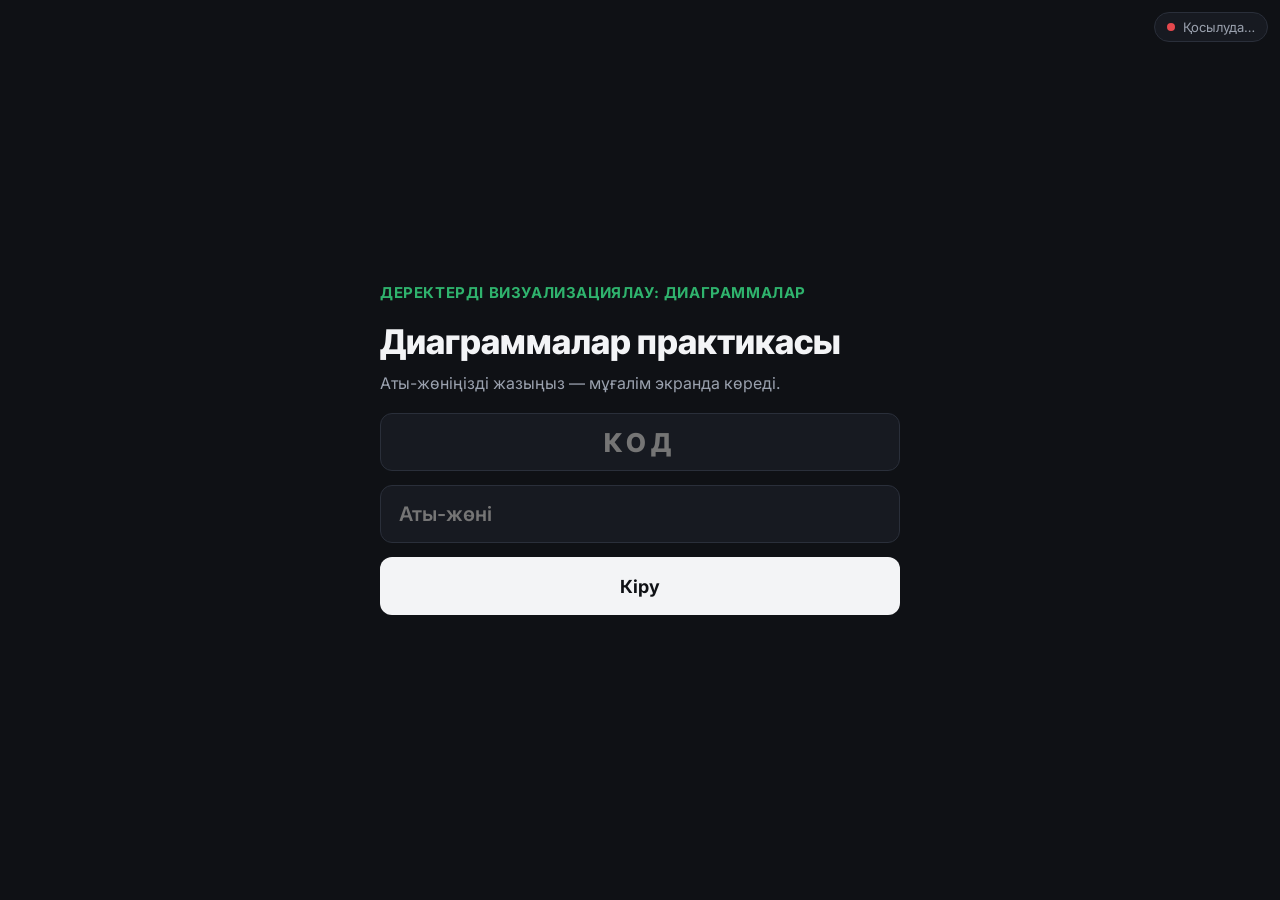
<file: ai-charts/index.html>
<!DOCTYPE html>
<html lang="kk">
<head>
<meta charset="utf-8">
<meta name="viewport" content="width=device-width, initial-scale=1, maximum-scale=1, viewport-fit=cover">
<meta name="theme-color" content="#0F1115">
<title>Диаграммалар · ВЕБ 2-2 · Illustrator</title>
<link rel="preconnect" href="https://fonts.googleapis.com">
<link rel="preconnect" href="https://fonts.gstatic.com" crossorigin>
<link rel="stylesheet" href="https://fonts.googleapis.com/css2?family=Inter+Tight:wght@600;800&family=Inter:wght@400;500;600;700&display=swap">
<link rel="stylesheet" href="../engine/practice.css?v=5">
</head>
<body>
<div id="net" class="net"><i></i><span>Қосылуда…</span></div>
<div id="app"></div>
<canvas id="cf" class="hidden"></canvas>
<script src="../mqtt.min.js"></script>
<script src="../jszip.min.js"></script>
<script src="../qrcode.min.js?v=5"></script>
<script>
const COURSE = {"ns": "aicharts1", "title": "ВЕБ 2-2 · Illustrator · Диаграммалар", "joinTitle": "Диаграммалар практикасы", "tool": {"name": "Adobe Illustrator", "url": ""}, "lesson": {"topic": "Деректерді визуализациялау: диаграммалар", "goal": "Берілген деректер бойынша бағаналы, сақина және сызықтық диаграмма құрастырамын; әр диаграммаға қорытынды-тақырып, сандық белгі және дереккөз жолын қосамын; деректерден кемінде 2 есептік сұраққа дұрыс жауап беремін.", "crit": ["Диаграмма түрі дерекке сай таңдалған", "Мәндер дұрыс, ось 0-ден басталады", "Тақырып, белгілер және дереккөз жолы бар", "1 акцент түс, қалғаны бейтарап"], "reflQ": ["Адал диаграмманың ең маңызды ережесі", "Бұл дағдыны жұмыста қайда қолданамын?", "Әлі түсініксіз не қалды?"]}, "quiz": [{"type": "mc", "t": 15, "q": "12 ай бойынша өзгерісті көрсетуге ең қолайлы?", "a": ["Дөңгелек", "Сызықтық график", "Кесте", "Радар"], "c": 1}, {"type": "mc", "t": 15, "q": "Бүтіннің бөліктерін (100%) көрсету?", "a": ["Сызықтық", "Шашыраңқы", "Дөңгелек немесе сақина", "Гистограмма"], "c": 2}, {"type": "mc", "t": 15, "q": "5 қаланы бір көрсеткіш бойынша салыстыру?", "a": ["Бағаналы диаграмма", "Дөңгелек", "Сызықтық", "Мәтін"], "c": 0}, {"type": "mc", "t": 15, "q": "Дөңгелек диаграммада ұсынылатын бөліктер саны?", "a": ["2 ғана", "5–6-дан аспайды", "12", "20"], "c": 1}, {"type": "mc", "t": 18, "q": "Бағаналы диаграмманың мән осі неден басталуы керек?", "a": ["Ең кіші мәннен", "Кез келген саннан", "100-ден", "0-ден"], "c": 3}, {"type": "mc", "t": 15, "q": "[[«Диаграмма-столбцы»|Column Graph Tool]] пернесі?", "a": ["G", "J", "C", "D"], "c": 1}, {"type": "mc", "t": 20, "q": "45 студенттің 18-і Figma-ны таңдады. Бұл неше пайыз?", "a": ["18%", "27%", "40%", "45%"], "c": 2}, {"type": "mc", "t": 15, "q": "Диаграмма астындағы «Дереккөз: …» жолы не үшін?", "a": ["Әдемілік үшін", "Деректің сенімділігін тексеруге мүмкіндік береді", "Міндетті емес", "Авторлық белгі"], "c": 1}], "hotkeys": [{"q": "[[«Диаграмма-столбцы»|Column Graph Tool]]?", "a": ["G", "B", "J", "K"], "c": 2, "for": ["c-column"]}, {"q": "Диаграмманы бөліктерге ажыратып ([[Разгруппировать|Ungroup]]) жіберсе не болады?", "a": ["Деректермен байланысын жоғалтады", "Жылдамырақ жұмыс істейді", "Ештеңе өзгермейді", "Жойылады"], "c": 0, "for": ["c-donut"]}, {"q": "Диаграмма түрін өзгерту мәзірі?", "a": ["Ctrl+T", "[[Объект → Диаграмма → Тип|Object → Graph → Type]]", "[[Эффект|Effect]]", "[[Вид|View]]"], "c": 1, "for": ["c-line"]}, {"q": "Диаграмманың бір бағанын ғана ерекшелейтін құрал?", "a": ["Selection (V)", "Hand (H)", "Zoom (Z)", "[[Групповое выделение|Group Selection]]"], "c": 3, "for": ["c-calc"]}, {"q": "[[«Пипетка»|Eyedropper]]?", "a": ["I", "E", "P", "K"], "c": 0, "for": ["c-dash"]}, {"q": "Диаграмма деректерін қайта ашу: [[Объект → Диаграмма → …|Object → Graph → …]]", "a": ["[[Оформление|Design]]", "[[Маркер|Marker]]", "[[Данные|Data]]", "[[Тип|Type]]"], "c": 2, "for": ["c-open"]}], "bank": [{"id": "c-calc", "lvl": "", "title": "Деректерді оқу: 4 сұрақ", "min": 6, "shot": false, "steps": ["Төмендегі кестені мұқият қараңыз — бұл колледж сайтына кірушілер (оқу мысалы).", "Калькулятормен есептеңіз (телефондағы калькулятор жарайды).", "Жауаптарды енгізіп, «Тексеру» басыңыз. Қате болса — қайта есептеңіз."], "table": {"head": ["Ай", "Кірушілер"], "rows": [["Қыркүйек", 4200], ["Қазан", 5100], ["Қараша", 4800], ["Желтоқсан", 3900], ["Қаңтар", 4500], ["Ақпан", 6200]]}, "crit": ["Есептеулер өзімдікі"], "hints": ["Өсім пайызы = (жаңа − ескі) ÷ ескі × 100.", "Орташа мән = барлық мәндердің қосындысы ÷ мәндер саны."], "checks": [{"l": "Ең көп кіруші қай айда?", "opts": ["Қазан", "Ақпан", "Қыркүйек"], "c": 1}, {"l": "6 айдағы кірушілердің қосындысы?", "a": 28700, "tol": 1}, {"l": "Ақпанда Қаңтармен салыстырғанда өсім неше пайыз? (бүтінге дейін)", "a": 38, "tol": 0.6}, {"l": "Бұл деректерге қай диаграмма жақсы сай келеді?", "opts": ["Дөңгелек", "Бағаналы", "Шашыраңқы"], "c": 1}], "why": "Диаграмма салмас бұрын деректі түсіну керек: ең көп, ең аз, өсім. Санды дұрыс есептемесеңіз, диаграмма да қате болады."}, {"id": "c-column", "lvl": "A", "title": "Бағаналы диаграмма: сайтқа кірушілер", "min": 9, "ex": "column", "table": {"head": ["Ай", "Кірушілер"], "rows": [["Қыр", 4200], ["Қаз", 5100], ["Қар", 4800], ["Жел", 3900], ["Қаң", 4500], ["Ақп", 6200]]}, "steps": ["Монтаждық аймақ (артборд): 900×520 px — [[Файл → Новый|File → New]].", "[[«Диаграмма-столбцы» (J)|Column Graph Tool (J)]]: 600×360 аймақты созыңыз.", "Ашылған кестеге деректерді қойыңыз (төмендегі «Кестені көшіру» → бірінші ұяшыққа Ctrl+V) → ✓ (Apply).", "[[Объект → Диаграмма → Тип|Object → Graph → Type]]: мән осі 0-ден басталатынын тексеріңіз.", "Бағаналарды сұр (#C9CDD4) етіп, тек ең үлкенін акцент түске (#2A5BD7) бояңыз ([[Групповое выделение|Group Selection]]).", "Тақырып — қорытынды: «Ақпанда сайтқа кіру 6 200-ге жетті». Әр бағанның үстіне саны.", "Астына дереккөз жолын жазыңыз: «Дереккөз: оқу мысалы (шартты деректер)».", "Экспорт: [[Файл → Экспорт → Экспорт для экранов|File → Export → Export for Screens]] (Alt+Ctrl+E) → PNG, немесе скриншот. Жіберер алдында өзіңізді тексеріп, жіберіңіз."], "crit": ["Ось 0-ден басталады", "Бір ғана акцент бағана", "Тақырып қорытынды айтады, дереккөз бар"], "why": "Есеп пен баяндаманың 80%-ында бағаналы диаграмма қолданылады. Ось 0-ден, мәндер жазылған — сонда директор бір қарағанда түсінеді. Дереккөз — деректің адалдығы."}, {"id": "c-donut", "lvl": "A", "title": "Сақина диаграмма: қай құрылғыдан кіреді", "min": 8, "ex": "donut", "table": {"head": ["Құрылғы", "Үлес, %"], "rows": [["Смартфон", 62], ["Компьютер", 33], ["Планшет", 5]]}, "steps": ["Монтаждық аймақ (артборд): 900×480 px — [[Файл → Новый|File → New]].", "[[«Круговая диаграмма»|Pie Graph Tool]] (Column Graph тобында) → деректерді қойыңыз → ✓.", "Ортасына ақ шеңбер салып, сақина (donut) жасаңыз.", "Ортаға негізгі санды жазыңыз: «62% смартфоннан».", "Түстер: негізгі бөлік — Primary, қалғаны — ашық реңктер.", "Оң жаққа аңыз (legend) немесе бөліктерге тікелей белгі.", "Астына дереккөз жолын жазыңыз: «Дереккөз: оқу мысалы (шартты деректер)».", "Экспорт: [[Файл → Экспорт → Экспорт для экранов|File → Export → Export for Screens]] (Alt+Ctrl+E) → PNG, немесе скриншот. Жіберер алдында өзіңізді тексеріп, жіберіңіз."], "crit": ["Бөліктер қосындысы 100%", "Ортада негізгі сан", "Аңыз немесе тікелей белгілер"], "why": "Бүтіннің бөліктерін (қай құрылғыдан кіреді) көрсетуге сақина ыңғайлы. Ортадағы басты сан көрерменге қорытындыны бірден айтады."}, {"id": "c-line", "lvl": "B", "title": "Сызықтық график: 12 айлық тіркелу", "min": 9, "ex": "line", "table": {"head": ["Ай", "Тіркелу"], "rows": [["Қаң", 120], ["Ақп", 135], ["Нау", 150], ["Сәу", 140], ["Мам", 170], ["Мау", 90], ["Шіл", 60], ["Там", 210], ["Қыр", 260], ["Қаз", 230], ["Қар", 200], ["Жел", 180]]}, "steps": ["Монтаждық аймақ (артборд): 900×470 px — [[Файл → Новый|File → New]].", "[[«Диаграмма-график»|Line Graph Tool]] → деректерді қойыңыз → ✓.", "Сызық 3 px, Primary түсі; маркерлер — шағын дөңгелектер.", "Ең жоғары нүктені қызылмен белгілеп, жазба қосыңыз: «260 — оқу басталды».", "Тор сызықтарын ашық сұр етіңіз, артығын алып тастаңыз.", "Тақырып-қорытынды және өлшем бірлігі (адам/ай).", "Астына дереккөз жолын жазыңыз: «Дереккөз: оқу мысалы (шартты деректер)».", "Экспорт: [[Файл → Экспорт → Экспорт для экранов|File → Export → Export for Screens]] (Alt+Ctrl+E) → PNG, немесе скриншот. Жіберер алдында өзіңізді тексеріп, жіберіңіз."], "crit": ["12 нүкте дұрыс", "Ең жоғары нүкте белгіленген", "Ось пен тор жеңіл, оқылады"], "checks": [{"l": "Ең төмен тіркелу қай айда?", "opts": ["Маусым", "Шілде", "Қаңтар"], "c": 1}, {"l": "Тамыздан Қыркүйекке өсім неше пайыз? (бүтінге дейін)", "a": 24, "tol": 0.6}], "why": "Уақыт бойынша өзгерісті (12 ай) тек сызық анық көрсетеді. Ең жоғары нүктеге жазба — оқиғаны түсіндіреді, көрермен өзі іздемейді."}, {"id": "c-info", "lvl": "B", "title": "Инфографика: 3 баған", "min": 8, "ex": "infographic", "steps": ["Монтаждық аймақ (артборд): 800×600 px — [[Файл → Новый|File → New]].", "[[«Диаграмма-столбцы» (J)|Column Graph Tool (J)]] немесе тіктөртбұрыштар.", "Мәндер: 45%, 70%, 90% — әр бағанның үстінде сан.", "Әр бағанның астында иконка (UI Kit-тегі 24 px белгішелер) және атауы.", "Тақырып және дереккөз жолы.", "Экспорт: [[Файл → Экспорт → Экспорт для экранов|File → Export → Export for Screens]] (Alt+Ctrl+E) → PNG, немесе скриншот. Жіберер алдында өзіңізді тексеріп, жіберіңіз."], "crit": ["Сандар оқылады", "Иконкалар бір стильде", "Дереккөз бар"], "why": "Инфографика — сайттағы «біз туралы сандар» блогы. Әдемі әрі адал көрсету — дизайнердің жауапкершілігі."}, {"id": "c-dash", "lvl": "C", "title": "Дашборд карточкалары (UI Kit стилінде)", "min": 12, "ex": "dash", "steps": ["Монтаждық аймақ (артборд): 1200×800 px — [[Файл → Новый|File → New]]. Фон #F3F4F6.", "3 KPI карточкасы (радиус 16, ішкі шегініс 24): «Кірушілер 6 200 ▲ 38%», «Тіркелу 260 ▲ 24%», «Конверсия 4,2% ▼ 0,3 п.п.».", "Әр карточкаға шағын сызықтық график (sparkline): өсу — жасыл, төмендеу — қызыл.", "Астына үлкен бағаналы диаграмма (6 ай).", "Түстер мен қаріп — алдыңғы сабақтағы UI Kit токендерінен.", "Экспорт: [[Файл → Экспорт → Экспорт для экранов|File → Export → Export for Screens]] (Alt+Ctrl+E) → PNG, немесе скриншот. Жіберер алдында өзіңізді тексеріп, жіберіңіз."], "crit": ["3 KPI карточкасы бірдей стильде", "Әр картада сан + өзгеріс белгісі", "Түстер UI Kit-пен сәйкес"], "why": "Дашборд — әкімшілік панельдер мен қосымшаларда ең көп сұралатын экран. UI Kit стилін қолдансаңыз, ол сайттың бөлігі сияқты көрінеді."}, {"id": "c-open", "lvl": "C", "title": "Ашық деректер: өз инфографикаң", "min": 12, "steps": ["stat.gov.kz немесе data.egov.kz сайтынан Қазақстанға қатысты бір көрсеткіш табыңыз (мысалы, облыстар бойынша халық саны, интернет пайдаланушылар үлесі).", "4–8 мәнді кестеге жазыңыз (Illustrator-дың диаграмма кестесіне).", "Дерекке сай диаграмма түрін таңдаңыз және неге екенін 1 сөйлеммен жазыңыз.", "Тақырып — қорытынды (не көріп тұрмыз?).", "Дереккөз: сайт атауы + жыл. Сандарды ойдан жазбаңыз — «Еңбегі адал».", "Экспорт: [[Файл → Экспорт → Экспорт для экранов|File → Export → Export for Screens]] (Alt+Ctrl+E) → PNG, немесе скриншот. Жіберер алдында өзіңізді тексеріп, жіберіңіз."], "crit": ["Нақты дереккөз көрсетілген (сайт, жыл)", "Диаграмма түрі дерекке сай", "Қорытынды-тақырып бар"], "ai": ["ЖИ-ден сан СҰРАМАҢЫЗ — ол қате сан ойлап табуы мүмкін. Сандарды тек ресми сайттан алыңыз.", "ЖИ-ден тек кеңес сұрауға болады: «Мына деректерге қай диаграмма түрі сай келеді және неге?»"], "why": "Нақты ресми деректермен (stat.gov.kz) жұмыс — нағыз деректер журналисінің ісі. Сандарды өзіңіз іздеп, тексеріп, дереккөзін көрсетесіз."}], "defaults": ["c-calc", "c-column", "c-donut", "c-line", "c-info", "c-dash", "c-open"]};
</script>
<script src="../engine/practice.js?v=5"></script>
</body>
</html>
</file>
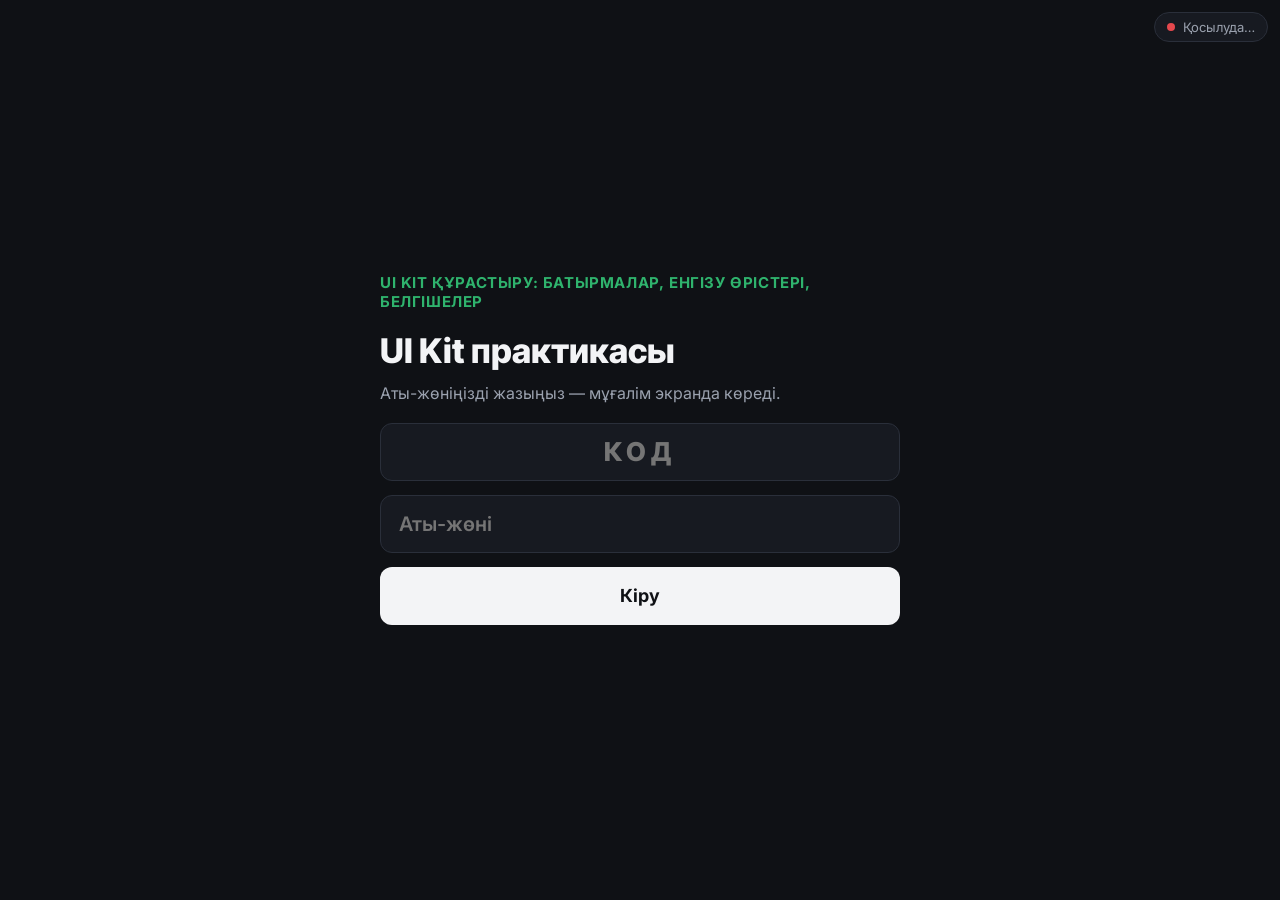
<file: ai-uikit/index.html>
<!DOCTYPE html>
<html lang="kk">
<head>
<meta charset="utf-8">
<meta name="viewport" content="width=device-width, initial-scale=1, maximum-scale=1, viewport-fit=cover">
<meta name="theme-color" content="#0F1115">
<title>UI Kit · ВЕБ 2-2 · Illustrator</title>
<link rel="preconnect" href="https://fonts.googleapis.com">
<link rel="preconnect" href="https://fonts.gstatic.com" crossorigin>
<link rel="stylesheet" href="https://fonts.googleapis.com/css2?family=Inter+Tight:wght@600;800&family=Inter:wght@400;500;600;700&display=swap">
<link rel="stylesheet" href="../engine/practice.css?v=5">
</head>
<body>
<div id="net" class="net"><i></i><span>Қосылуда…</span></div>
<div id="app"></div>
<canvas id="cf" class="hidden"></canvas>
<script src="../mqtt.min.js"></script>
<script src="../jszip.min.js"></script>
<script src="../qrcode.min.js?v=5"></script>
<script>
const COURSE = {"ns": "aiuikit1", "title": "ВЕБ 2-2 · Illustrator · UI Kit", "joinTitle": "UI Kit практикасы", "tool": {"name": "Adobe Illustrator", "url": ""}, "lesson": {"topic": "UI Kit құрастыру: батырмалар, енгізу өрістері, белгішелер", "goal": "Бірыңғай стильдегі UI-элементтер кітапханасын әзірлеймін: батырманың 4 күйі, енгізу өрісінің 4 күйі және 24 px торда 6 белгіше; түстер, радиус және өлшемдер 8 px жүйесімен сақталады.", "crit": ["Әр компоненттің күйлері бар (default, hover, disabled…)", "Түс пен радиус барлық элементте бірдей", "Өлшемдер мен аралықтар 8-ге еселі (8, 16, 24, 48 px)", "Элементтер атауымен бір парақта жиналған"], "reflQ": ["Тоқтату керек: не кедергі болды?", "Бастау керек: не жетіспеді?", "Жалғастыру керек: не жақсы болды? Командадағы менің үлесім"]}, "quiz": [{"type": "mc", "t": 15, "q": "Векторлық графиканың басты артықшылығы?", "a": ["Фотоға ыңғайлы", "Сапасын жоғалтпай масштабталады", "Файлы әрқашан үлкен", "Тек баспаға арналған"], "c": 1}, {"type": "mc", "t": 15, "q": "Сайтқа белгішені (иконка) қай форматта береміз?", "a": ["JPG", "PSD", "SVG", "BMP"], "c": 2}, {"type": "mc", "t": 15, "q": "Объектілерді топтау?", "a": ["Ctrl+G", "Ctrl+J", "Ctrl+E", "Ctrl+B"], "c": 0}, {"type": "mc", "t": 15, "q": "[[Выравнивание|Align]] панелі не үшін керек?", "a": ["Түс таңдау", "Қаріп өзгерту", "Экспорт", "Объектілерді туралау және бірдей аралықпен бөлу"], "c": 3}, {"type": "mc", "t": 18, "q": "UI Kit деген не?", "a": ["Сайттың бір беті", "Интерфейстің дайын элементтер жинағы", "Қаріп атауы", "Фотобанк"], "c": 1}, {"type": "mc", "t": 15, "q": "Батырманың «disabled» күйі нені білдіреді?", "a": ["Тінтуір үстінде тұр", "Басылып жатыр", "Қазір басуға болмайды", "Жүктелуде"], "c": 2}, {"type": "mc", "t": 15, "q": "Интерфейсте көп қолданылатын шегіністер жүйесі?", "a": ["8 px", "7 px", "10 px", "13 px"], "c": 0}, {"type": "mc", "t": 18, "q": "Кәдімгі мәтін оқылуы үшін WCAG (AA) талап ететін ең төмен контраст?", "a": ["1,5 : 1", "2 : 1", "4,5 : 1", "10 : 1"], "c": 2}], "hotkeys": [{"q": "[[«Пипетка»|Eyedropper]] (түс пен стильді көшіру)?", "a": ["E", "I", "P", "K"], "c": 1, "for": ["u-tokens"]}, {"q": "[[«Прямоугольник»|Rectangle Tool]]?", "a": ["M", "R", "U", "L"], "c": 0, "for": ["u-btn"]}, {"q": "[[Быстрые направляющие|Smart Guides]] қосу/өшіру?", "a": ["Ctrl+;", "Ctrl+R", "Ctrl+U", "Ctrl+H"], "c": 2, "for": ["u-input"]}, {"q": "[[Экспорт для экранов|Export for Screens]]?", "a": ["Ctrl+E", "Alt+Ctrl+E", "Shift+Ctrl+S", "Ctrl+P"], "c": 1, "for": ["u-icons"]}, {"q": "[[Панель «Символы»|Symbols panel]]?", "a": ["Ctrl+F11", "Shift+F5", "Alt+S", "Shift+Ctrl+F11"], "c": 3, "for": ["u-kit"]}, {"q": "Таңдалған объектіден жаңа [[символ|Symbol]] жасау?", "a": ["F8", "F5", "Ctrl+8", "Shift+S"], "c": 0, "for": ["u-form"]}, {"q": "[[Панель «Выравнивание»|Align panel]]?", "a": ["Ctrl+A", "F7", "Shift+F7", "Alt+A"], "c": 2, "for": ["u-contrast"]}, {"q": "[[Монтажная область|Artboard Tool]]?", "a": ["Shift+O", "Shift+A", "Ctrl+O", "O"], "c": 0}], "bank": [{"id": "u-tokens", "lvl": "A", "title": "Түстер мен типография парағы", "min": 7, "ex": "tokens", "steps": ["Монтаждық аймақ (артборд): 1200×800 px — [[Файл → Новый|File → New]].", "6 түс үлгісі (120×90 px, радиус 12): Primary #2A5BD7, Primary/Hover #1E46B0, Success #2FB36D, Error #E5484D, Text #1F232C, Surface #F3F4F6.", "Әр үлгінің астына атауы мен HEX кодын жазыңыз.", "Түстерді [[панель «Образцы»|Swatches]]-қа [[глобальный|Global]] түс ретінде қосыңыз — кейін бір жерден өзгереді.", "Типография: H1 40 px, H2 28 px, Body 16 px, Caption 12 px — бір қаріп отбасы, әр деңгейдің жанында өлшемі.", "Барлығын [[Выравнивание|Align]] арқылы туралаңыз.", "Экспорт: [[Файл → Экспорт → Экспорт для экранов|File → Export → Export for Screens]] (Alt+Ctrl+E) → PNG, немесе скриншот. Жіберер алдында өзіңізді тексеріп, жіберіңіз."], "crit": ["Кемінде 5 түс атауымен және HEX кодымен", "4 мәтін деңгейі, бір қаріп", "Тураланған"], "why": "Түстер мен қаріптерді бір рет бекітсеңіз, бүкіл команда бірдей қолданады. Әзірлеуші HEX кодты осы парақтан алады — сондықтан атауы мен коды жазылады."}, {"id": "u-btn", "lvl": "A", "title": "Батырманың 4 күйі", "min": 8, "ex": "btnstates", "steps": ["Монтаждық аймақ (артборд): 900×400 px — [[Файл → Новый|File → New]].", "Батырма: тіктөртбұрыш 160×48 px, радиус 8, түсі Primary #2A5BD7; ортасында ақ мәтін «Тіркелу», 16 px, Semibold. Топтаңыз (Ctrl+G).", "Alt басып тартып 3 көшірме жасаңыз: Hover (#1E46B0), Pressed (#163A94, 2 px төмен), Disabled (фон #E3E6EB, мәтін #9AA1AE).", "Әр күйдің астына атауын жазыңыз: Default, Hover, Pressed, Disabled.", "Қосымша: екінші қатарға Secondary (ақ фон, 2 px Primary жиек) батырмасын жасаңыз.", "Барлығын бірдей аралықпен туралаңыз ([[Распределить|Distribute]]).", "Экспорт: [[Файл → Экспорт → Экспорт для экранов|File → Export → Export for Screens]] (Alt+Ctrl+E) → PNG, немесе скриншот. Жіберер алдында өзіңізді тексеріп, жіберіңіз."], "crit": ["4 күй: default, hover, pressed, disabled", "Өлшемі мен радиусы бірдей", "Мәтін дәл ортада"], "why": "Пайдаланушы батырманы басуға бола ма, жоқ па — күйінен түсінеді. Әзірлеушіге 4 күй керек, әйтпесе ол өзі ойлап табады. Атаулары — әзірлеушімен ортақ тіл."}, {"id": "u-input", "lvl": "B", "title": "Енгізу өрісінің 4 күйі", "min": 9, "ex": "inputs", "steps": ["Монтаждық аймақ (артборд): 900×500 px — [[Файл → Новый|File → New]].", "Өріс: 320×48 px, радиус 8, жиек 1 px #C9CDD4; үстінде label (14 px), ішінде сұр placeholder.", "Күйлер: Default; Focus (жиек 2 px Primary); Filled (қара мәтін); Error (жиек 2 px #E5484D + астында қызыл түсіндірме «Email қате енгізілді», 12 px).", "Label → өріс арасы 8 px, өрістер арасы 24 px.", "Әр күйдің атауын жазып, 2×2 тор етіп туралаңыз.", "Экспорт: [[Файл → Экспорт → Экспорт для экранов|File → Export → Export for Screens]] (Alt+Ctrl+E) → PNG, немесе скриншот. Жіберер алдында өзіңізді тексеріп, жіберіңіз."], "crit": ["4 күй, бірдей өлшем", "Label, placeholder, түсіндірме мәтіні бар", "Error күйі қызыл + түсіндірме"], "why": "Форманы толтырғанда адам қатені түсі мен мәтінінен көреді. Қате күйі жоқ форма — сайттан кетіп қалудың басты себебі."}, {"id": "u-contrast", "lvl": "B", "title": "Контрастты тексеру (WCAG)", "min": 6, "shot": false, "steps": ["webaim.org/resources/contrastchecker сайтын ашыңыз (немесе іздеуден «WebAIM contrast checker»).", "Foreground: #FFFFFF (ақ мәтін), Background: #3E7BFA — коэффициентті жазыңыз.", "Background-ты #2A5BD7 етіп, қайта тексеріңіз.", "Нәтижені түсіндіріңіз: қай түс батырмаға жарамды? Төмендегі сұрақтарға жауап беріп, «Тексеру» басыңыз."], "crit": ["Деректі сайттан өзім таптым"], "hints": ["Сайт коэффициентті «3.88:1» түрінде көрсетеді — өріске тек санды жазыңыз: 3.88", "AA деңгейі кәдімгі мәтін үшін 4.5:1-ден кем болмауы керек."], "checks": [{"l": "Ақ мәтін #3E7BFA фонда — контраст коэффициенті?", "a": 3.88, "tol": 0.06}, {"l": "Бұл кәдімгі мәтін үшін AA деңгейінен өте ме?", "opts": ["Иә", "Жоқ"], "c": 1}, {"l": "Ақ мәтін #2A5BD7 фонда — контраст коэффициенті?", "a": 5.87, "tol": 0.06}, {"l": "Батырманың Primary түсі ретінде қайсысын таңдайсыз?", "opts": ["#3E7BFA", "#2A5BD7"], "c": 1}], "why": "Көруі нашар адам да, күн астындағы телефон да мәтінді оқуы керек. WCAG — халықаралық талап; тапсырыс беруші контрастты тексеруі мүмкін."}, {"id": "u-icons", "lvl": "B", "title": "24 px белгішелер жинағы (6 дана)", "min": 10, "ex": "icons24", "steps": ["6 артборд немесе 6 шаршы 24×24 px жасаңыз, масштаб 800%; [[Вид → Показать сетку|View → Show Grid]] (Ctrl+\").", "Белгішелер: үй, іздеу, профиль, себет, таңдаулы (жүрек), баптау.", "Барлығында: толтырусыз, [[Обводка|Stroke]] 2 px, ұштары мен бұрыштары дөңгеленген.", "Шеттен 2 px бос орын қалдырыңыз (сызба 20×20 аймақта).", "Пикселге дәлдік: [[Привязать к пиксельной сетке|Snap to Pixel]].", "Экспорт: Alt+Ctrl+E → SVG және PNG. Скриншот жіберіңіз."], "crit": ["Бәрі 24×24, сызық 2 px", "Бір стиль (дөңгеленген ұштар)", "SVG-ке экспортталды"], "why": "Белгішелер бір торда (24 px) және бір сызықта болса ғана интерфейс ұқыпты көрінеді. SVG кез келген өлшемде анық."}, {"id": "u-kit", "lvl": "C", "title": "UI Kit парағы + Symbols", "min": 12, "ex": "uikit", "steps": ["Монтаждық аймақ (артборд): 1440×1024 px — [[Файл → Новый|File → New]].", "Бөлімдер: Colors, Typography, Buttons, Inputs, Icons, Controls (toggle, checkbox, radio, badge).", "Алдыңғы тапсырмалардағы элементтерді осы параққа жинаңыз; жетіспейтінін салыңыз.", "Әр компонентті [[символ|Symbol]]-ға айналдырыңыз: таңдап, F8.", "Атауларды жүйелі беріңіз: Button/Primary/Hover, Input/Error, Icon/Search.", "Бөлім тақырыптары мен 8 px торды сақтаңыз.", "Экспорт: [[Файл → Экспорт → Экспорт для экранов|File → Export → Export for Screens]] (Alt+Ctrl+E) → PNG, немесе скриншот. Жіберер алдында өзіңізді тексеріп, жіберіңіз."], "crit": ["Кемінде 5 бөлім", "Компоненттер Symbol-ға айналдырылған", "Атаулары жүйелі"], "why": "Symbols-қа айналған компонентті бір жерде өзгертсеңіз — барлық экранда өзгереді. UI Kit парағы — команда мен әзірлеушіге берілетін дайын құжат."}, {"id": "u-form", "lvl": "C", "title": "Компоненттерден тіркелу формасы (мобильді)", "min": 10, "ex": "form", "steps": ["Монтаждық аймақ (артборд): 390×844 px — [[Файл → Новый|File → New]].", "Тек өз UI Kit-іңіздегі символдарды пайдаланыңыз ([[Символы|Symbols]] панелінен тартып қою).", "Құрылымы: тақырып, сипаттама, 3 өріс, checkbox «Шарттармен келісемін», Primary батырма, «Кіру» сілтемесі.", "Бір өрісті Error күйінде көрсетіңіз.", "Шеттен 24 px, элементтер арасы 8/16/24 px.", "Экспорт: [[Файл → Экспорт → Экспорт для экранов|File → Export → Export for Screens]] (Alt+Ctrl+E) → PNG, немесе скриншот. Жіберер алдында өзіңізді тексеріп, жіберіңіз."], "crit": ["Тек UI Kit компоненттері", "Шегіністер 8-ге еселі", "Бір өріс Error күйінде"], "why": "Дайын компоненттерден экранды бірнеше минутта құрастыру — UI Kit-тің бүкіл мәні. Тіркелу формасы — әр сайтта бар."}], "defaults": ["u-tokens", "u-btn", "u-input", "u-contrast", "u-icons", "u-kit", "u-form"]};
</script>
<script src="../engine/practice.js?v=5"></script>
</body>
</html>
</file>
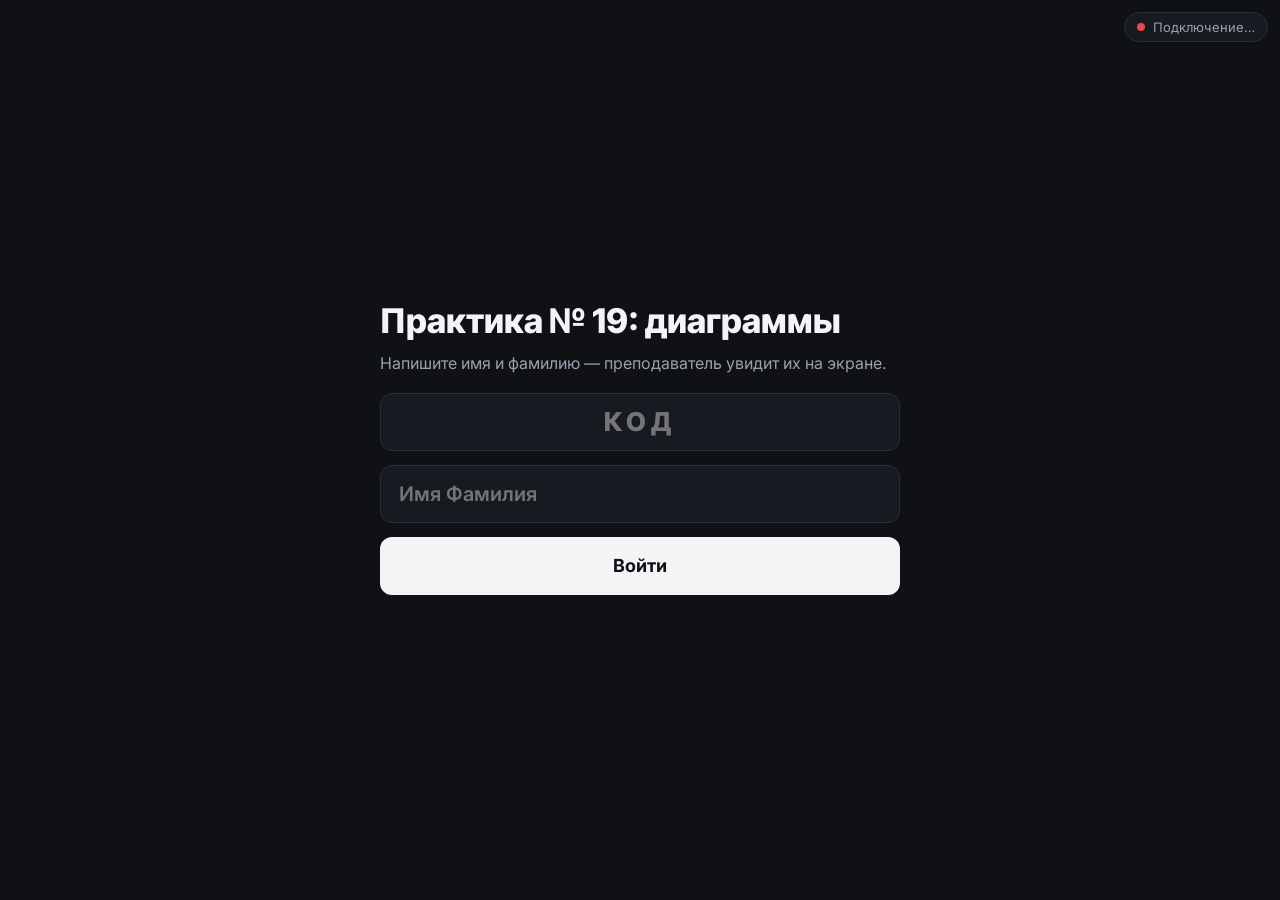
<file: diagrammy/index.html>
<!DOCTYPE html>
<html lang="ru">
<head>
<meta charset="utf-8">
<meta name="viewport" content="width=device-width, initial-scale=1, maximum-scale=1, viewport-fit=cover">
<meta name="theme-color" content="#0F1115">
<title>Практика № 19 · Диаграммы в Excel</title>
<link rel="preconnect" href="https://fonts.googleapis.com">
<link rel="preconnect" href="https://fonts.gstatic.com" crossorigin>
<link rel="stylesheet" href="https://fonts.googleapis.com/css2?family=Inter+Tight:wght@600;800&family=Inter:wght@400;500;600;700&display=swap">
<style>
:root{
  --bg:#0F1115;--s1:#171A21;--s2:#1F232C;--line:#2A2F3A;--tx:#F3F4F6;--mut:#9AA1AE;
  --a0:#E5484D;--a1:#3E7BFA;--a2:#F5A524;--a3:#2FB36D;--ok:#2FB36D;--bad:#E5484D;--xl:#107C41;
  --disp:"Inter Tight",Inter,system-ui,-apple-system,"Segoe UI",Roboto,sans-serif;
  --txt:Inter,system-ui,-apple-system,"Segoe UI",Roboto,sans-serif;
}
*{box-sizing:border-box;-webkit-tap-highlight-color:transparent}
html,body{margin:0;min-height:100%;background:var(--bg);color:var(--tx);font-family:var(--txt)}
body{overflow-x:hidden}
button{font:inherit;color:inherit;border:0;background:none;cursor:pointer;padding:0}
input{font:inherit}
.hidden{display:none!important}
.disp{font-family:var(--disp);letter-spacing:-.02em}
.mut{color:var(--mut)}
.btn{display:inline-flex;align-items:center;justify-content:center;gap:10px;height:52px;padding:0 24px;border-radius:12px;background:var(--tx);color:var(--bg);font-weight:700;font-size:17px;transition:transform .12s,opacity .2s}
.btn:active{transform:scale(.97)}
.btn.ghost{background:var(--s2);color:var(--tx)}
.btn.green{background:var(--xl);color:#fff}
.btn[disabled]{opacity:.4;pointer-events:none}
.net{position:fixed;top:12px;right:12px;z-index:50;display:flex;align-items:center;gap:8px;font-size:13px;color:var(--mut);background:var(--s1);border:1px solid var(--line);padding:6px 12px;border-radius:999px}
.net i{width:8px;height:8px;border-radius:50%;background:var(--bad)}
.net.on i{background:var(--ok)}
.net.on{opacity:0;pointer-events:none;transition:opacity .6s 1.5s}
.shape{width:28px;height:28px;flex:none}
@keyframes pop{0%{transform:scale(.6);opacity:0}70%{transform:scale(1.06)}100%{transform:scale(1);opacity:1}}
@keyframes up{from{transform:translateY(14px);opacity:0}to{transform:none;opacity:1}}
@keyframes shake{0%,100%{transform:none}20%{transform:translateX(-10px)}40%{transform:translateX(9px)}60%{transform:translateX(-6px)}80%{transform:translateX(4px)}}
.up{animation:up .35s ease both}

/* ---------- Excel-like sheet ---------- */
.xl{background:#fff;color:#1F1F1F;border-radius:12px;overflow:hidden;font-family:"Segoe UI",Calibri,Inter,system-ui,sans-serif;border:1px solid #D4D4D4}
.xl .fb{display:flex;align-items:stretch;border-bottom:1px solid #D4D4D4;min-height:38px;font-size:15px}
.xl .nb{width:52px;flex:none;display:flex;align-items:center;justify-content:center;border-right:1px solid #D4D4D4;font-weight:600;color:#333}
.xl .fx{width:30px;flex:none;display:flex;align-items:center;justify-content:center;color:#777;font-style:italic;font-family:Georgia,serif;border-right:1px solid #E6E6E6}
.xl .fc{flex:1;display:flex;align-items:center;padding:0 10px;font-family:Consolas,"SF Mono",Menlo,monospace;font-size:14px;color:#1F1F1F;overflow:hidden;white-space:nowrap;text-overflow:ellipsis}
.xl .fc input{width:100%;height:30px;border:1px solid var(--xl);border-radius:4px;padding:0 8px;font:inherit;outline:none;color:#1F1F1F;background:#fff}
.xl table{border-collapse:collapse;width:100%;table-layout:fixed;font-size:15px}
.xl th{background:#F3F3F3;color:#555;font-weight:600;font-size:12px;height:24px;border:1px solid #E1E1E1}
.xl th.rh{width:30px}
.xl td{border:1px solid #E1E1E1;height:40px;padding:0 8px;overflow:hidden;white-space:nowrap;text-overflow:ellipsis}
.xl td.lb{color:#333;font-size:14px}
.xl td.v{text-align:right;font-variant-numeric:tabular-nums;font-weight:600;cursor:pointer}
.xl td.v.f{color:#0B5A2E}
.xl td.v.sel{outline:2px solid var(--xl);outline-offset:-2px;background:#F1F8F3}
.xl td.v.flash{animation:flash 1s ease}
@keyframes flash{0%{background:#C7EBD3}100%{background:transparent}}
.xl .colA{width:58%}
.xl.ro td.v{cursor:default}
.note{font-size:14px;line-height:1.45;color:var(--mut);background:var(--s1);border:1px solid var(--line);border-radius:10px;padding:10px 12px}
/* Goal seek dialog (Excel-like) */
.gsw{position:fixed;inset:0;z-index:35;background:rgba(0,0,0,.5);display:flex;align-items:flex-end;justify-content:center}
.gs{width:100%;max-width:480px;background:#fff;color:#1F1F1F;border-radius:16px 16px 0 0;padding:0 0 max(16px,env(safe-area-inset-bottom));animation:up .22s ease both;font-family:"Segoe UI",Inter,system-ui,sans-serif;max-height:88vh;overflow:auto}
.gs .tb{display:flex;align-items:center;justify-content:space-between;padding:14px 18px;border-bottom:1px solid #E6E6E6;font-weight:600;font-size:16px}
.gs .tb button{font-size:22px;color:#666;width:32px;height:32px}
.gs .bd{padding:14px 18px;display:flex;flex-direction:column;gap:14px}
.gs label{font-size:14px;color:#333;display:block;margin-bottom:6px}
.gs input{width:100%;height:44px;border:1px solid #BDBDBD;border-radius:6px;padding:0 12px;font-size:17px;color:#1F1F1F;background:#fff;outline:none}
.gs input:focus{border-color:var(--xl);box-shadow:0 0 0 1px var(--xl)}
.gs .refs{display:flex;gap:6px;flex-wrap:wrap;margin-top:8px}
.gs .refs button{height:32px;padding:0 12px;border-radius:6px;background:#F3F3F3;border:1px solid #DADADA;font-size:14px;font-weight:600;color:#333}
.gs .refs button.on{background:#E6F2EA;border-color:var(--xl);color:var(--xl)}
.gs .err{color:#C42B1C;font-size:14px;min-height:0}
.gs .ft{display:flex;gap:10px;justify-content:flex-end;padding:4px 18px 0}
.gs .ft button{min-width:110px;height:44px;border-radius:6px;font-weight:600;font-size:16px;border:1px solid #BDBDBD;background:#F7F7F7;color:#1F1F1F}
.gs .ft button.pri{background:var(--xl);border-color:var(--xl);color:#fff}
.gs .rs{font-size:15px;line-height:1.6}
.gs .rs b{font-variant-numeric:tabular-nums}

/* ---------- HOST ---------- */
.host{min-height:100vh;display:flex;flex-direction:column;padding:28px 40px 24px}
.htop{display:flex;align-items:center;justify-content:space-between;gap:20px;min-height:44px}
.tag{font-size:15px;font-weight:600;color:var(--mut);letter-spacing:.02em}
.hbody{flex:1;display:flex;flex-direction:column;justify-content:center;padding:18px 0}
.hctl{display:flex;justify-content:space-between;align-items:center;gap:12px}
.lobby{display:grid;grid-template-columns:minmax(0,1.05fr) minmax(0,1fr);gap:48px;align-items:center}
.lobby h1{font-size:clamp(34px,4vw,58px);line-height:1.02;margin:0 0 14px;font-weight:800}
.joinbox{background:var(--s1);border:1px solid var(--line);border-radius:20px;padding:22px 26px;margin-top:22px}
.joinbox .lbl{font-size:14px;color:var(--mut);font-weight:600;margin-bottom:8px}
.joinbox .url{font-size:clamp(17px,1.7vw,22px);font-weight:600;word-break:break-all}
.code{font-family:var(--disp);font-weight:800;font-size:clamp(48px,6vw,88px);letter-spacing:.08em;line-height:1}
.plbox{background:var(--s1);border:1px solid var(--line);border-radius:20px;padding:24px 26px;min-height:46vh}
.pl{display:flex;flex-wrap:wrap;gap:10px;align-content:flex-start;max-height:58vh;overflow:auto}
.chip{background:var(--s2);border:1px solid var(--line);border-radius:999px;padding:12px 20px;font-weight:600;font-size:20px;animation:pop .35s ease both}
.chip:hover{border-color:var(--bad);text-decoration:line-through}
.count{font-family:var(--disp);font-size:20px;font-weight:800;margin-bottom:14px}
.qhead{display:flex;align-items:flex-start;gap:24px}
.kicker{font-size:15px;font-weight:700;color:var(--a3);letter-spacing:.04em;text-transform:uppercase;margin-bottom:8px}
.timer{font-family:var(--disp);font-weight:800;font-size:56px;min-width:110px;text-align:right;line-height:1}
.bar{height:6px;background:var(--s2);border-radius:6px;overflow:hidden;margin:18px 0 22px}
.bar i{display:block;height:100%;background:var(--tx);width:100%;transform-origin:left}
.qtext{font-family:var(--disp);font-weight:800;font-size:clamp(28px,3.2vw,46px);line-height:1.12;margin:0}
.hgrid{display:grid;grid-template-columns:minmax(0,1fr) 300px;gap:28px;align-items:stretch}
.tiles{display:grid;grid-template-columns:1fr 1fr;gap:14px;align-content:start}
.tile{position:relative;overflow:hidden;display:flex;align-items:center;gap:16px;padding:20px 22px;border-radius:14px;font-weight:700;font-size:clamp(18px,1.7vw,24px);min-height:84px;transition:opacity .35s}
.tile .cnt{margin-left:auto;font-family:var(--disp);font-weight:800;font-size:30px}
.tile .fill{position:absolute;left:0;bottom:0;height:6px;background:rgba(255,255,255,.55);transition:width .8s ease}
.t0{background:var(--a0)}.t1{background:var(--a1)}.t2{background:var(--a2);color:#1A1405}.t3{background:var(--a3)}
.tile.off{opacity:.22}
.tile.win{box-shadow:0 0 0 4px var(--tx)}
.side{background:var(--s1);border:1px solid var(--line);border-radius:16px;padding:18px;display:flex;flex-direction:column;gap:14px;min-height:0}
.big{font-family:var(--disp);font-weight:800;font-size:44px;line-height:1}
.feed{display:flex;flex-direction:column;gap:8px;overflow:hidden;flex:1}
.ev{font-size:15px;line-height:1.35;padding:10px 12px;background:var(--s2);border-radius:10px;animation:up .3s ease both}
.ev b{font-weight:700}
.ev.fr{border-left:3px solid #9BDCFF}.ev.sh{border-left:3px solid var(--a2)}.ev.x2{border-left:3px solid var(--a3)}.ev.ff{border-left:3px solid var(--a1)}.ev.ok{border-left:3px solid var(--ok)}
.hsheet{display:grid;grid-template-columns:minmax(0,1.1fr) minmax(0,1fr);gap:24px;align-items:start}
.hsheet .xl table{font-size:19px}.hsheet .xl td{height:48px}.hsheet .xl td.lb{font-size:18px}
.answer{background:var(--s1);border:1px solid var(--line);border-radius:16px;padding:24px}
.answer .val{font-family:var(--disp);font-weight:800;font-size:clamp(40px,4.6vw,64px);line-height:1.05;margin:6px 0 14px}
.answer .how{font-size:17px;line-height:1.5;color:var(--mut)}
.answer .how b{color:var(--tx)}
.stat{display:flex;flex-direction:column;gap:10px;margin-top:18px}
.stat .r{display:grid;grid-template-columns:130px 1fr 40px;align-items:center;gap:12px;font-size:16px;font-weight:600}
.stat .tr{height:12px;background:var(--s2);border-radius:6px;overflow:hidden}
.stat .tr i{display:block;height:100%;border-radius:6px;transition:width .8s ease}
.board{display:flex;flex-direction:column;gap:12px;max-width:900px;width:100%;margin:0 auto}
.row{display:grid;grid-template-columns:56px 1fr auto;align-items:center;gap:16px;background:var(--s1);border:1px solid var(--line);border-radius:14px;padding:16px 22px;font-size:24px;font-weight:700;animation:up .4s ease both}
.row .n{font-family:var(--disp);font-weight:800;color:var(--mut)}
.row .sc{font-family:var(--disp);font-weight:800}
.row .d{font-size:15px;color:var(--ok);font-weight:700;margin-left:12px}
.row.first{background:var(--tx);color:var(--bg)}.row.first .n{color:var(--bg)}
.h2{font-family:var(--disp);font-weight:800;font-size:clamp(34px,4vw,56px);margin:0 0 28px;text-align:center}
.podium{display:flex;align-items:flex-end;justify-content:center;gap:18px;margin:10px 0 30px}
.pod{width:min(240px,28vw);text-align:center}
.pod .nm{font-size:24px;font-weight:700;margin-bottom:10px;word-break:break-word;animation:up .5s ease both}
.pod .blk{border-radius:14px 14px 0 0;background:var(--s2);border:1px solid var(--line);border-bottom:0;display:flex;flex-direction:column;align-items:center;padding-top:18px;gap:6px;transform-origin:bottom;animation:grow .9s cubic-bezier(.2,.8,.2,1) both}
.pod .pl1{background:var(--tx);color:var(--bg)}
.pod .place{font-family:var(--disp);font-weight:800;font-size:56px;line-height:1}
.pod .pts{font-size:16px;font-weight:600;opacity:.75}
@keyframes grow{from{transform:scaleY(0)}to{transform:scaleY(1)}}

/* ---------- PLAYER ---------- */
.ply{min-height:100vh;min-height:100dvh;display:flex;flex-direction:column;padding:max(14px,env(safe-area-inset-top)) 14px max(16px,env(safe-area-inset-bottom))}
.pc{flex:1;display:flex;flex-direction:column;justify-content:center;gap:14px;max-width:520px;width:100%;margin:0 auto}
.pw-wrap{max-width:520px;width:100%;margin:0 auto}
.pc h1{font-family:var(--disp);font-weight:800;font-size:34px;line-height:1.05;margin:0}
.field{width:100%;height:58px;border-radius:12px;border:1px solid var(--line);background:var(--s1);color:var(--tx);padding:0 18px;font-size:20px;font-weight:600;outline:none}
.field:focus{border-color:var(--mut)}
.field.codef{text-transform:uppercase;letter-spacing:.2em;font-family:var(--disp);font-weight:800;text-align:center;font-size:26px}
.pbar{display:flex;align-items:center;justify-content:space-between;gap:10px;font-size:14px;font-weight:600;color:var(--mut)}
.pbar .me{color:var(--tx);max-width:50%;overflow:hidden;text-overflow:ellipsis;white-space:nowrap}
.ptimer{height:5px;background:var(--s2);border-radius:5px;overflow:hidden;margin:10px 0 4px}
.ptimer i{display:block;height:100%;background:var(--tx);transform-origin:left}
.pk{font-size:12px;font-weight:700;color:var(--a3);letter-spacing:.05em;text-transform:uppercase;margin-top:12px}
.pq{font-family:var(--disp);font-weight:800;font-size:clamp(20px,5.4vw,26px);line-height:1.2;margin:6px 0 12px}
.answers{display:grid;grid-template-columns:1fr;gap:10px}
.ans{display:flex;align-items:center;gap:14px;text-align:left;padding:15px 16px;border-radius:14px;font-weight:700;font-size:17px;line-height:1.25;min-height:62px;transition:transform .12s,opacity .25s}
.ans:active{transform:scale(.97)}
.ans.gone{opacity:.12;pointer-events:none}
.tools{display:flex;gap:8px;margin:10px 0}
.tools .btn{height:46px;font-size:15px;padding:0 14px;flex:1}
.ansrow{display:flex;gap:8px;margin-top:4px}
.ansrow .field{height:54px;font-size:20px;flex:1;min-width:0}
.ansrow .btn{height:54px;flex:none}
.unit{font-size:13px;color:var(--mut);margin-top:6px}
.pw{display:grid;grid-template-columns:repeat(3,1fr);gap:8px;margin-top:12px}
.pwb{position:relative;display:flex;flex-direction:column;align-items:center;gap:4px;padding:10px 4px;border-radius:12px;background:var(--s1);border:1px solid var(--line);font-size:13px;font-weight:600}
.pwb svg{width:22px;height:22px}
.pwb .k{position:absolute;top:6px;right:8px;font-size:12px;color:var(--mut);font-weight:700}
.pwb[disabled]{opacity:.3;pointer-events:none}
.pwb.on{border-color:var(--a3);color:var(--a3)}
.shld{display:flex;align-items:center;gap:8px;font-size:13px;color:var(--mut);margin-top:8px;justify-content:center}
.shld svg{width:16px;height:16px}
.wait{text-align:center;display:flex;flex-direction:column;align-items:center;gap:14px}
.ring{width:84px;height:84px;border-radius:50%;border:4px solid var(--s2);border-top-color:var(--tx);animation:spin 1s linear infinite}
@keyframes spin{to{transform:rotate(360deg)}}
.res{flex:1;display:flex;flex-direction:column;align-items:center;justify-content:center;text-align:center;gap:10px;border-radius:20px;padding:28px}
.res.good{background:var(--ok)}.res.bad{background:var(--bad);animation:shake .5s ease}.res.none{background:var(--s1)}
.res .big{font-size:50px}
.res .pts{font-family:var(--disp);font-weight:800;font-size:30px;background:rgba(0,0,0,.18);padding:8px 18px;border-radius:999px}
.res .rk{font-size:17px;font-weight:600;opacity:.92}
.sheet{position:fixed;inset:0;z-index:30;background:rgba(0,0,0,.55);display:flex;align-items:flex-end}
.sheet .in{width:100%;max-height:75vh;overflow:auto;background:var(--s1);border-radius:20px 20px 0 0;padding:20px 16px max(20px,env(safe-area-inset-bottom));animation:up .25s ease both}
.sheet h3{margin:0 0 4px;font-family:var(--disp);font-size:22px}
.tg{display:flex;justify-content:space-between;align-items:center;width:100%;padding:14px 16px;border-radius:12px;background:var(--s2);margin-top:8px;font-weight:600;font-size:17px}
.toast{position:fixed;left:50%;bottom:max(24px,env(safe-area-inset-bottom));transform:translateX(-50%);z-index:60;background:var(--tx);color:var(--bg);padding:12px 18px;border-radius:12px;font-weight:600;font-size:15px;max-width:90vw;text-align:center;animation:up .25s ease both}
/* ice */
#ice{position:fixed;inset:0;z-index:40;display:flex;flex-direction:column;align-items:center;justify-content:center;gap:10px;text-align:center;padding:24px;color:#08263A;
  background:radial-gradient(120% 80% at 50% 45%,#EAF7FF 0%,#CDEBFD 55%,#A9D9F7 100%);
  user-select:none;-webkit-user-select:none;touch-action:manipulation;animation:freeze .35s ease both}
#ice.melt{animation:melt .5s ease forwards}
#ice.hit{animation:hit .12s ease}
#ice svg.frost{position:absolute;inset:0;width:100%;height:100%;pointer-events:none}
#ice .flake{position:absolute;color:#fff;opacity:.55;pointer-events:none}
#ice .flake svg{width:100%;height:100%}
#ice .it1{font-family:var(--disp);font-weight:800;font-size:34px;position:relative}
#ice .it2{font-size:17px;font-weight:600;position:relative}
#ice .taps{position:relative;font-family:var(--disp);font-weight:800;font-size:64px;line-height:1}
#ice path.crack{stroke:#5FA9D6;stroke-width:3;fill:none;stroke-linecap:round;opacity:0;transition:opacity .15s}
@keyframes freeze{from{opacity:0;transform:scale(1.04)}to{opacity:1;transform:none}}
@keyframes melt{to{opacity:0;transform:scale(1.03)}}
@keyframes hit{50%{transform:scale(.985) rotate(-.4deg)}}
canvas#cf{position:fixed;inset:0;width:100%;height:100%;pointer-events:none;z-index:45}
@media (max-width:900px){.lobby,.hgrid,.hsheet{grid-template-columns:1fr}.host{padding:20px}}
@media (min-width:600px){.answers{grid-template-columns:1fr 1fr}.ans{min-height:96px}}

.xl .fb .ok,.xl .fb .no{width:38px;flex:none;display:flex;align-items:center;justify-content:center;font-size:20px;font-weight:700;border-right:1px solid #E6E6E6}
.xl .fb .ok{color:var(--xl)}.xl .fb .no{color:#C42B1C}
.xl .fc input{font-size:16px}
.kb{display:flex;gap:6px;overflow-x:auto;padding:8px;background:#F3F3F3;border-bottom:1px solid #D4D4D4;scrollbar-width:none}
.kb::-webkit-scrollbar{display:none}
.kb button{flex:none;min-width:40px;height:38px;padding:0 10px;border-radius:6px;background:#fff;border:1px solid #D0D0D0;font-family:Consolas,"SF Mono",Menlo,monospace;font-size:16px;font-weight:600;color:#1F1F1F}
.kb button.r{color:var(--xl);border-color:#9FCFB2}
.xl td.v.ed{background:#FFFDF2}
.xl td.v.ed:empty::after,.xl td.v.blank::after{content:"…";color:#B8B8B8;font-weight:400}
.xl td.v.err{color:#C42B1C}
.xl td.v.ref{background:#E8F4EC}
.mode{display:flex;gap:10px;margin-top:18px;flex-wrap:wrap}
.mode button{height:48px;padding:0 20px;border-radius:12px;background:var(--s2);border:1px solid var(--line);font-weight:700;font-size:16px;color:var(--mut)}
.mode button.on{background:var(--tx);color:var(--bg);border-color:var(--tx)}
.howf{font-family:Consolas,"SF Mono",Menlo,monospace;color:var(--tx);background:var(--s2);padding:2px 8px;border-radius:6px}
.pmod{position:fixed;inset:0;z-index:95;background:rgba(0,0,0,.6);display:flex;align-items:flex-start;justify-content:center;padding:40px 16px;overflow:auto}.pmbox{width:100%;max-width:560px;background:var(--s1);border:1px solid var(--line);border-radius:18px;padding:20px;display:flex;flex-direction:column;gap:12px}.pmtop{display:flex;justify-content:space-between;align-items:center;gap:12px}.pmtop h3{margin:0;font-family:var(--disp);font-size:24px}.pmnote{margin:0;font-size:14px;color:var(--mut)}.pmlist{display:flex;flex-direction:column;gap:6px;max-height:60vh;overflow:auto}.pmrow{display:flex;justify-content:space-between;align-items:center;gap:10px;background:var(--s2);border-radius:10px;padding:8px 8px 8px 14px;font-weight:600;font-size:16px}.pmrow .btn{height:38px;font-size:14px;padding:0 14px}.pmdel.warn{color:var(--bad);border:1px solid var(--bad)}
.tgrid{display:grid;grid-template-columns:minmax(0,.85fr) minmax(0,1.15fr);gap:28px;align-items:start;margin-top:4px}
.steps{background:var(--s1);border:1px solid var(--line);border-radius:16px;padding:20px 24px}
.steps ol{margin:0;padding-left:24px;display:flex;flex-direction:column;gap:10px;font-size:19px;line-height:1.4}
.crit{display:flex;flex-wrap:wrap;gap:8px;margin-top:14px}
.crit span{font-size:13px;font-weight:600;color:var(--mut);background:var(--s2);border:1px solid var(--line);border-radius:999px;padding:6px 12px}
.gal{display:grid;grid-template-columns:repeat(auto-fill,minmax(150px,1fr));gap:12px;max-height:52vh;overflow:auto;align-content:start}
.gal.big{grid-template-columns:repeat(auto-fill,minmax(200px,1fr));max-height:60vh}
.thumb{position:relative;display:flex;flex-direction:column;background:var(--s1);border:1px solid var(--line);border-radius:12px;overflow:hidden;text-align:left;animation:pop .35s ease both;transition:transform .15s,border-color .15s}
.thumb:hover{transform:translateY(-2px);border-color:var(--mut)}
.thumb img{width:100%;aspect-ratio:4/3;object-fit:contain;background:#fff;display:block}
.thumb .ph{width:100%;aspect-ratio:4/3;display:flex;align-items:center;justify-content:center;color:var(--mut)}
.thumb .cap{display:flex;align-items:center;gap:8px;padding:8px 10px;font-size:14px;font-weight:600}
.thumb .cap span{flex:1;overflow:hidden;text-overflow:ellipsis;white-space:nowrap}
.thumb .cap b{color:#FF7A85;font-size:13px}
.thumb .cap i{font-style:normal;color:#111;font-weight:800;border-radius:6px;padding:0 6px}
.lb{position:fixed;inset:0;z-index:70;background:#0A0B0E;display:flex;flex-direction:column;padding:18px 28px;gap:14px}
.lbtop{display:flex;align-items:center;gap:16px}
.lbn{font-family:var(--disp);font-weight:800;font-size:30px;flex:1}
.lbimg{flex:1;min-height:0;display:flex;align-items:center;justify-content:center}
.lbimg img{max-width:100%;max-height:100%;object-fit:contain;border-radius:8px;background:#fff}
.lbbar{display:flex;align-items:center;justify-content:space-between;gap:12px}
.btn.grade{background:var(--s2);color:var(--tx);border:2px solid transparent}
.btn.grade.on{border-color:var(--gc);color:var(--gc)}
.psteps{margin:0 0 4px;padding-left:22px;display:flex;flex-direction:column;gap:8px;font-size:16px;line-height:1.4}
.pzl{font-size:12px;font-weight:700;color:var(--a2);letter-spacing:.05em;text-transform:uppercase}
.upbox{display:flex;flex-direction:column;gap:10px}
.drop{display:flex;flex-direction:column;align-items:center;justify-content:center;gap:6px;padding:24px 16px;border:2px dashed var(--line);border-radius:16px;background:var(--s1);text-align:center;cursor:pointer}
.drop svg{width:30px;height:30px}
.drop b{font-size:18px}
.drop span{font-size:13px;color:var(--mut)}
.prev{width:100%;max-height:46vh;object-fit:contain;border-radius:12px;background:#fff}
.okline{font-size:15px;font-weight:600;color:var(--ok)}
.gbadge{display:inline-block;padding:10px 18px;border-radius:999px;font-weight:700;font-size:17px;color:#111}
label.btn{cursor:pointer}
a.btn{text-decoration:none}
a.btn svg{width:18px;height:18px}
.tg.on{background:var(--tx);color:var(--bg)}
@media (max-width:900px){.tgrid{grid-template-columns:1fr}}
.setrow{display:flex;align-items:center;gap:12px;margin-top:16px;flex-wrap:wrap;font-size:15px}
.setrow .mode button{height:40px;font-size:14px;padding:0 14px}
.langsw{display:flex;align-items:center;gap:6px;margin:4px 0 10px;font-size:13px}
.langsw button{height:30px;padding:0 12px;border-radius:999px;background:var(--s2);border:1px solid var(--line);font-size:13px;font-weight:700;color:var(--mut)}
.langsw button.on{background:var(--tx);color:var(--bg);border-color:var(--tx)}
.exd{margin:10px 0 0;background:var(--s1);border:1px solid var(--line);border-radius:12px;padding:10px 12px}
.exd summary{font-weight:700;font-size:15px;cursor:pointer}
.exd img{width:100%;border-radius:8px;margin-top:10px;display:block}
.exh{width:100%;max-height:150px;object-fit:contain;background:#fff;border-radius:10px;margin-bottom:14px;display:block}
.ed{position:fixed;inset:0;z-index:80;background:var(--bg);overflow:auto;padding:24px 32px}
.edtop{display:flex;align-items:center;justify-content:space-between;gap:16px;margin-bottom:18px;flex-wrap:wrap}
.edcols{display:grid;grid-template-columns:minmax(0,1fr) minmax(0,1.1fr);gap:24px;align-items:start}
.edh{font-size:14px;font-weight:700;color:var(--mut);text-transform:uppercase;letter-spacing:.05em;margin-bottom:10px}
.edlist{display:flex;flex-direction:column;gap:8px}
.edrow{display:flex;align-items:center;gap:10px;background:var(--s1);border:1px solid var(--line);border-radius:12px;padding:8px 10px}
.edrow .n{font-family:var(--disp);font-weight:800;width:22px;text-align:center;color:var(--mut)}
.edrow img,.edrow .noimg{width:64px;height:44px;object-fit:cover;border-radius:6px;background:var(--s2);flex:none}
.edrow .tt{flex:1;min-width:0;display:flex;flex-direction:column;gap:2px}
.edrow .tt b{font-size:15px;overflow:hidden;text-overflow:ellipsis;white-space:nowrap}
.edrow .tt span{font-size:12px}
.mins{display:flex;align-items:center;gap:4px;font-size:14px;font-weight:700;white-space:nowrap}
.mins button,.ib{width:32px;height:32px;border-radius:8px;background:var(--s2);border:1px solid var(--line);font-weight:700;font-size:15px}
.ib[disabled]{opacity:.3}
.ib.del:hover{border-color:var(--bad);color:var(--bad)}
.bgrid{display:grid;grid-template-columns:repeat(auto-fill,minmax(190px,1fr));gap:12px}
.bcard{display:flex;flex-direction:column;background:var(--s1);border:1px solid var(--line);border-radius:12px;overflow:hidden}
.bcard.on{border-color:var(--ok)}
.bcard img{width:100%;aspect-ratio:16/10;object-fit:cover;background:#fff}
.bcard .bt{display:flex;flex-direction:column;gap:2px;padding:10px 12px;flex:1}
.bcard .bt b{font-size:14px;line-height:1.3}
.bcard .bt span{font-size:12px}
.bcard .btn{height:40px;font-size:14px;margin:0 12px 12px;border-radius:10px}
.edm{position:fixed;inset:0;z-index:90;background:rgba(0,0,0,.6);display:flex;align-items:flex-start;justify-content:center;overflow:auto;padding:30px 16px}
.edbox{width:100%;max-width:980px;background:var(--s1);border:1px solid var(--line);border-radius:18px;padding:22px;display:flex;flex-direction:column;gap:16px}
.edform{display:grid;grid-template-columns:1fr 1fr;gap:16px}
.ff{display:flex;flex-direction:column;gap:6px}
.ff.wide{grid-column:1 / -1}
.ff label{font-size:13px;font-weight:700;color:var(--mut)}
.ff input,.ff textarea,.ff select{background:var(--bg);color:var(--tx);border:1px solid var(--line);border-radius:10px;padding:10px 12px;font:inherit;font-size:15px;outline:none}
.ff textarea{resize:vertical;line-height:1.45}
.ff input:focus,.ff textarea:focus{border-color:var(--mut)}
.hint{font-size:13px;color:var(--mut)}
.hint code{background:var(--s2);padding:2px 6px;border-radius:6px;color:var(--tx)}
.pvh{display:flex;align-items:center;justify-content:space-between}
.pvh .mode button{height:34px;font-size:13px;padding:0 12px}
.pv{margin:0;padding:12px 12px 12px 32px;background:var(--bg);border-radius:10px;display:flex;flex-direction:column;gap:6px;font-size:15px;line-height:1.4}
@media (max-width:900px){.edcols,.edform{grid-template-columns:1fr}}
.vgrid{display:grid;grid-template-columns:1fr 1fr;gap:10px}
.vcard{background:var(--s1);border:1px solid var(--line);border-radius:12px;overflow:hidden;display:flex;flex-direction:column}
.vcard.own{opacity:.7}
.vimg{display:flex;align-items:center;justify-content:center;width:100%;aspect-ratio:4/3;background:#fff;font-size:12px}
.vimg img{width:100%;height:100%;object-fit:contain}
.vname{font-size:13px;font-weight:700;padding:8px 10px 2px;overflow:hidden;text-overflow:ellipsis;white-space:nowrap}
.stars{display:flex;justify-content:space-between;padding:2px 6px 8px}
.stars button{font-size:22px;line-height:1;color:#3A3F4B;padding:4px 2px;flex:1}
.stars button.on{color:#F5A524}
.stars.big{gap:2px;padding:0;flex:1;min-width:0}
.stars.big button{font-size:32px;padding:4px 0}
.pview{position:fixed;inset:0;z-index:65;background:#0A0B0E;display:flex;flex-direction:column;padding:max(12px,env(safe-area-inset-top)) 12px max(14px,env(safe-area-inset-bottom));gap:10px}
.pvtop{display:flex;align-items:center;gap:10px}
.pvtop b{flex:1;font-size:18px;overflow:hidden;text-overflow:ellipsis;white-space:nowrap}
.pvtop .btn{height:42px;font-size:15px}
.pvimg{flex:1;min-height:0;display:flex;align-items:center;justify-content:center}
.pvimg img{max-width:100%;max-height:100%;object-fit:contain;border-radius:8px;background:#fff}
.pvbar{display:flex;align-items:center;justify-content:space-between;gap:8px}
.pvbar .btn{height:48px;width:48px;padding:0;flex:none}
.race{display:flex;flex-direction:column;gap:6px;margin-bottom:14px;max-height:34vh;overflow:auto}
.rrow{display:grid;grid-template-columns:34px 1fr auto 60px;align-items:center;gap:10px;background:var(--s1);border:1px solid var(--line);border-radius:10px;padding:8px 12px;font-size:16px;font-weight:600}
.rrow.fin{border-color:var(--ok)}
.rrow .rp{font-family:var(--disp);font-weight:800;color:var(--ok);text-align:center}
.rrow .rn{overflow:hidden;text-overflow:ellipsis;white-space:nowrap}
.rrow .rd{display:flex;gap:5px;align-items:center}
.rrow .rd i{width:12px;height:12px;border-radius:50%;background:var(--s2);border:1px solid var(--line)}
.rrow .rd i.g{background:var(--ok);border-color:var(--ok)}
.rrow .rd i.b{background:var(--bad);border-color:var(--bad)}
.rrow .rd i.cam{width:auto;height:auto;border:0;background:none;font-style:normal;font-size:14px;color:var(--mut)}
.rrow .rd i.cam.g{color:var(--ok);background:none}
.rrow .rt{text-align:right;font-variant-numeric:tabular-nums;color:var(--mut)}
.rrow.fin .rt{color:var(--ok)}
.dt{display:flex;flex-direction:column;gap:8px;margin:12px 0 0}
.dtw{overflow-x:auto;border-radius:10px;border:1px solid #D4D4D4}
.dt table{border-collapse:collapse;background:#fff;color:#1f1f1f;font-size:14px;width:100%}
.dt th{background:#F3F3F3;color:#666;font-size:11px;font-weight:600;padding:3px 6px;border:1px solid #E1E1E1}
.dt td{border:1px solid #E1E1E1;padding:5px 8px;white-space:nowrap}
.dt td.num{text-align:right;font-variant-numeric:tabular-nums}
.hints{margin:10px 0 0;padding-left:20px;display:flex;flex-direction:column;gap:6px;font-size:14px;line-height:1.4}
.chkbox{display:flex;flex-direction:column;gap:10px;margin:14px 0;background:var(--s1);border:1px solid var(--line);border-radius:14px;padding:14px}
.chf{display:grid;grid-template-columns:1fr auto;gap:6px;align-items:center}
.chf label{grid-column:1 / -1;font-size:14px;font-weight:600}
.chf input{height:48px;border-radius:10px;border:1px solid var(--line);background:var(--bg);color:var(--tx);padding:0 12px;font-size:18px;font-weight:600;outline:none;min-width:0}
.chf .chopts{display:flex;flex-wrap:wrap;gap:6px}
.chf .chopts button{height:40px;padding:0 12px;border-radius:10px;background:var(--s2);border:1px solid var(--line);font-size:14px;font-weight:600}
.chf .chopts button.on{background:var(--tx);color:var(--bg)}
.chf .chs{font-size:22px;font-weight:800;width:24px;text-align:center}
.chf.good input,.chf.good .chopts button.on{border-color:var(--ok)}
.chf.good .chs{color:var(--ok)}
.chf.bad input,.chf.bad .chopts button.on{border-color:var(--bad)}
.chf.bad .chs{color:var(--bad)}
.chkst{font-size:15px;line-height:1.4}
.okc{color:var(--ok)}.badc{color:#FF8A8F}
.noimg2{width:100%;aspect-ratio:16/10;display:flex;align-items:center;justify-content:center;text-align:center;padding:12px;background:var(--s2);color:var(--mut);font-weight:700;font-size:14px}
.tgrid .steps{max-height:calc(100vh - 300px);overflow:auto}
.tgrid .gal{max-height:calc(100vh - 420px)}
:root{--g5:#2FB36D;--g4:#3E7BFA;--g3:#F5A524;--g2:#E5484D}
.fhost{padding:22px 28px}
.ftop{display:flex;justify-content:space-between;align-items:flex-end;gap:16px;margin:10px 0 14px;flex-wrap:wrap}
.fbtns{display:flex;gap:8px;flex-wrap:wrap}.fbtns .btn{height:42px;font-size:14px;padding:0 14px}
.fwrap{flex:1;overflow:auto;border:1px solid var(--line);border-radius:14px;margin-bottom:14px;max-height:calc(100vh - 250px)}
.fm{border-collapse:separate;border-spacing:0;width:100%;font-size:14px}
.fm th,.fm td{border-bottom:1px solid var(--line);border-right:1px solid var(--line);padding:6px 8px;text-align:center;white-space:nowrap}
.fm thead th{position:sticky;top:0;background:var(--s1);z-index:2;font-weight:800;font-size:13px}
.fm thead th small{display:block;font-weight:500;color:var(--mut);font-size:11px;max-width:90px;overflow:hidden;text-overflow:ellipsis}
.fm th.nm{position:sticky;left:0;background:var(--s1);text-align:left;z-index:1;min-width:150px;max-width:200px;overflow:hidden;text-overflow:ellipsis}
.fm thead th.nm{z-index:3}
.fm th.nm small{margin-left:8px;color:var(--a3);font-weight:700}
.fm td.t{min-width:64px;cursor:default;position:relative}
.fm td[data-c]{cursor:pointer}.fm td[data-c]:hover{background:var(--s2)}
.fm td.t small{display:block;color:var(--mut);font-size:12px;font-variant-numeric:tabular-nums}
.fm td.t b{display:inline-block;min-width:26px;padding:1px 6px;border-radius:6px;color:#111;font-size:15px;font-weight:800}
.fm td.t b.g5{background:var(--g5)}.fm td.t b.g4{background:var(--g4);color:#fff}.fm td.t b.g3{background:var(--g3)}.fm td.t b.g2{background:var(--g2);color:#fff}
.fm td.t.tgr b{outline:2px solid var(--tx)}
.fm td.t.run{background:rgba(245,165,36,.08)}
.fm td.t.done{background:rgba(47,179,109,.08)}
.fm td.t em{position:absolute;top:2px;right:4px;font-style:normal;font-size:10px;color:var(--ok)}
.fm .fd{display:flex;gap:3px;justify-content:center;margin-top:3px}.fm .fd i{width:7px;height:7px;border-radius:50%}.fm .fd i.g{background:var(--ok)}.fm .fd i.b{background:var(--bad)}
.fm td.q,.fm th.q{min-width:34px;color:var(--mut)}
.fm td.q.ok{color:var(--ok);font-weight:800}.fm td.q.no{color:var(--bad);font-weight:800}
.fm td.sum b{font-size:17px}.fm td.sum small{display:block;color:var(--mut);font-size:12px}
.btn.grade.g5.on{border-color:var(--g5);color:var(--g5)}.btn.grade.g4.on{border-color:var(--g4);color:var(--g4)}.btn.grade.g3.on{border-color:var(--g3);color:var(--g3)}.btn.grade.g2.on{border-color:var(--g2);color:var(--g2)}
.fnav{position:sticky;bottom:0;display:flex;gap:8px;padding:12px 0 calc(10px + env(safe-area-inset-bottom));background:linear-gradient(transparent,var(--bg) 30%);margin-top:16px}
.fnav .btn{height:52px}.fnav #fprev{width:56px;padding:0}.fnav #flist{flex:none;padding:0 14px}.fnav #fnext{flex:1;font-size:16px}
.fres{margin-top:12px;padding:14px;border-radius:12px;font-weight:700;font-size:16px}.fres.ok{background:rgba(47,179,109,.15);color:var(--ok)}.fres.no{background:rgba(229,72,77,.15);color:#FF8A8F}
.ans.pick{box-shadow:0 0 0 3px var(--tx)}
.fli b.si{display:inline-block;width:20px}.fli b.sok{color:var(--ok)}.fli b.sno{color:var(--bad)}.fli b.srun{color:var(--a2)}
.minelist{display:flex;flex-direction:column;gap:12px}
.mine{background:var(--s1);border:1px solid var(--line);border-radius:14px;padding:12px;display:flex;flex-direction:column;gap:8px}
.mine .mt{display:flex;justify-content:space-between;gap:10px;font-size:15px}
.mine img{width:100%;border-radius:8px;background:#fff}
.mine .btn{height:42px;font-size:14px}
.fm td.sum{cursor:pointer;min-width:120px}.fm td.sum:hover{background:var(--s2)}
.fm td.sum b{font-size:20px}.fm td.sum b.ovr{text-decoration:underline dotted}.fm td.sum span{font-size:12px;margin-left:4px}
.p100{display:flex;align-items:baseline;gap:8px;margin:0 0 10px}.p100 b{font-family:var(--disp);font-size:48px;font-weight:800}.p100 span{color:var(--mut);font-weight:700}
.fm th.sum,.fm td.sum{position:sticky;right:0;background:var(--s1);z-index:1;border-left:1px solid var(--line)}.fm thead th.sum{z-index:3}
.pmod{position:fixed;inset:0;z-index:95;background:rgba(0,0,0,.6);display:flex;align-items:flex-start;justify-content:center;padding:40px 16px;overflow:auto}.pmbox{width:100%;max-width:560px;background:var(--s1);border:1px solid var(--line);border-radius:18px;padding:20px;display:flex;flex-direction:column;gap:12px}.pmtop{display:flex;justify-content:space-between;align-items:center;gap:12px}.pmtop h3{margin:0;font-family:var(--disp);font-size:24px}.pmnote{margin:0;font-size:14px;color:var(--mut)}.pmlist{display:flex;flex-direction:column;gap:6px;max-height:60vh;overflow:auto}.pmrow{display:flex;justify-content:space-between;align-items:center;gap:10px;background:var(--s2);border-radius:10px;padding:8px 8px 8px 14px;font-weight:600;font-size:16px}.pmrow .btn{height:38px;font-size:14px;padding:0 14px}.pmdel.warn{color:var(--bad);border:1px solid var(--bad)}
.lbcm{display:flex;flex-direction:column;gap:8px;width:min(1100px,100%);margin:0 auto}
.lbcm textarea{width:100%;font:inherit;font-size:16px;padding:10px 12px;border-radius:12px;border:1px solid var(--line);background:var(--s1);color:inherit;resize:vertical;min-height:52px}
.lbcmr{display:flex;align-items:center;gap:10px;flex-wrap:wrap}
.qcm{display:flex;gap:6px;flex-wrap:wrap;flex:1}
.chipb{font:inherit;font-size:13px;padding:6px 10px;border-radius:999px;border:1px solid var(--line);background:transparent;color:inherit;cursor:pointer}
.chipb:hover{border-color:var(--a2)}
.fm td i.cmi{font-style:normal;font-size:11px;position:absolute;left:3px;top:2px}
.fm td.t{position:relative}
.fbk{margin:12px 0;padding:12px 14px;border-radius:14px;border:2px solid var(--a2);background:var(--s1);text-align:left}
.fbh{font-size:12px;text-transform:uppercase;letter-spacing:.06em;opacity:.7;margin-bottom:4px}
.fbg{font-size:17px}.fbg b{font-size:22px}.fbg b.g5,.fbpop b.g5{color:var(--g5)}.fbg b.g4{color:var(--g4)}.fbg b.g3{color:var(--g3)}.fbg b.g2{color:var(--g2)}
.fbt{font-size:16px;line-height:1.4;white-space:pre-wrap;word-break:break-word;margin-top:4px}
.mcm{font-size:14px;background:rgba(127,127,127,.12);padding:8px 10px;border-radius:10px;margin:6px 0}
.fbpop{position:fixed;left:12px;right:12px;top:12px;z-index:9999;max-width:520px;margin:0 auto;padding:14px 16px;border-radius:16px;background:var(--s2);color:var(--tx);box-shadow:0 12px 40px rgba(0,0,0,.45);border:2px solid var(--a2);animation:fbin .3s ease-out;cursor:pointer}
.fbpop .fbx{font-size:12px;opacity:.55;margin-top:6px}
@keyframes fbin{from{transform:translateY(-30px);opacity:0}to{transform:none;opacity:1}}
.itl{display:flex;flex-direction:column;gap:6px;max-height:52vh;overflow:auto;margin:4px 0}
.iti{display:grid;grid-template-columns:1fr auto auto auto;align-items:center;gap:10px;padding:10px 12px;border:1px solid var(--line);border-radius:12px;cursor:pointer;font-size:15px}
.iti input{width:18px;height:18px;accent-color:var(--a3)}
.iti.off{opacity:.5}.iti.off span{text-decoration:line-through}.iti.off{opacity:.6}
.itb{padding:6px 12px;font-size:13px;min-height:0}.itb.del{color:var(--bad)}
.offban{margin:0 0 10px;padding:10px 14px;border-radius:12px;border:1px solid var(--a2);background:rgba(245,165,36,.1);font-size:15px;display:flex;align-items:center;gap:10px;flex-wrap:wrap}.offban .btn{padding:6px 12px;min-height:0;font-size:14px}
.iti small{font-size:12px;white-space:nowrap}
.fm td.t b.g0{background:#8b1e2d;color:#fff}
.btn.grade.g0{--g0:#e5484d}.btn.grade.g0.on{border-color:#e5484d;color:#e5484d}
.fbg b.g0{color:#e5484d}
:root{--g0:#e5484d}
.tipai{border-color:rgba(124,92,255,.45)}.tipvp{border-color:rgba(46,196,140,.45)}
.hints a{color:var(--a2);word-break:break-all}
.bcard{position:relative}.aib{position:absolute;top:8px;left:8px;z-index:2;background:#1B1530;color:#fff;font-size:12px;font-weight:700;padding:3px 8px;border-radius:999px}
.fm th.thed{cursor:pointer}.fm th.thed:hover{color:var(--a2)}
.hostoff{position:fixed;left:10px;right:10px;top:10px;pointer-events:none;opacity:.97;z-index:9998;max-width:560px;margin:0 auto;padding:12px 14px;border-radius:14px;background:#2A1F06;color:#FFE7A8;border:1.5px solid #F5A524;box-shadow:0 10px 30px rgba(0,0,0,.4);display:flex;flex-direction:column;gap:4px;font-size:14px;line-height:1.35}
.hostoff b{font-size:15px;color:#FFD166}
.goal{margin:4px 0 12px;padding:12px 14px;border-radius:12px;background:rgba(245,165,36,.12);border:1px solid rgba(245,165,36,.45);font-size:16px;line-height:1.45}
.goal b{display:block;font-size:13px;letter-spacing:.04em;text-transform:uppercase;color:var(--a2);margin-bottom:2px}
.psteps li,.steps ol li{line-height:1.55}
.mp{display:inline;background:rgba(124,92,255,.16);border:1px solid rgba(124,92,255,.35);border-radius:7px;padding:1px 6px;font-weight:600;white-space:normal;box-decoration-break:clone;-webkit-box-decoration-break:clone}
.mp i{font-style:normal;opacity:.55;margin:0 1px}
kbd{display:inline-block;font:600 .85em/1.3 ui-monospace,Menlo,Consolas,monospace;padding:1px 6px;border-radius:6px;border:1px solid var(--line);border-bottom-width:2px;background:var(--s2);white-space:nowrap}
.psteps a,.steps a{color:var(--a2);word-break:break-all}
.stepimg{display:block;position:relative;margin:8px 0 4px;border-radius:10px;overflow:hidden;border:1px solid var(--line);background:#323232}
.stepimg img{display:block;width:100%;height:auto}
.stepimg span{position:absolute;right:8px;bottom:8px;background:rgba(0,0,0,.55);color:#fff;border-radius:999px;padding:2px 8px;font-size:13px}

/* split layout: task left, work panel right (desktop only) */
.tkgrid{display:flex;flex-direction:column}
.tkL,.tkR{display:contents}
.tkgrid .goal{order:1}.tkgrid .psteps{order:3}.tkgrid .crit{order:4}.tkgrid .dt{order:5}.tkgrid .exd{order:6}.tkgrid .tkex{order:2}
.tkgrid .chkbox{order:8}.tkgrid .tktool{order:9}.tkgrid .tkup,.tkgrid .upbox{order:10}.tkgrid .fnav{order:11}
.tkh2{display:none}
.tkex a{display:block;cursor:zoom-in}
@media (min-width:1000px){
  .pw-wrap.tkw{max-width:1360px}
  .tkw .pq{font-size:28px}
  .tkgrid{display:grid;grid-template-columns:minmax(0,1fr) minmax(400px,480px);gap:28px;align-items:start}
  .tkL{display:block;min-width:0;max-width:820px}
  .tkR{display:flex;flex-direction:column;gap:12px;position:sticky;top:12px;max-height:calc(100vh - 24px);max-height:calc(100dvh - 24px);overflow:auto;
       background:var(--s1);border:1px solid var(--line);border-radius:18px;padding:16px 16px 0;scrollbar-width:thin}
  .tkR>*{margin-top:0!important;margin-bottom:0!important;flex-shrink:0}
  .tkR .exd{background:var(--s2)}
  .tkR .dtw{max-height:230px;overflow:auto}
  .tkR .exd img{max-height:min(300px,32vh);object-fit:contain;background:#fff}
  .tkR .fnav{position:sticky;bottom:0;margin-top:auto!important;padding:12px 0 14px;background:linear-gradient(transparent,var(--s1) 28%)}
  .tkh2{display:block;font-size:13px;font-weight:800;letter-spacing:.06em;text-transform:uppercase;color:var(--mut);margin:20px 0 10px}
  .tkL .psteps{font-size:17px;gap:12px}
  .tkL .psteps img{max-width:100%}
  .tkL .goal{font-size:17px}
}
</style>
</head>
<body>
<div id="net" class="net"><i></i><span>Подключение…</span></div>
<div id="app"></div>
<canvas id="cf" class="hidden"></canvas>
<script src="../mqtt.min.js"></script>
<script src="../jszip.min.js"></script>
<script>
"use strict";
const COURSE = {"ns": "dg19", "ui": "ru", "title": "Практика № 19 · Диаграммы в Excel · БУХ 2-2", "joinTitle": "Практика № 19: диаграммы", "tool": {"name": "Google Таблицы", "url": "https://docs.google.com/spreadsheets/"}, "langs": [["ru", "Excel"], ["en", "Google Таблицы"]], "langLabel": "Программа:", "quiz": [{"type": "mc", "t": 20, "q": "Как строить ЛЮБУЮ диаграмму?", "a": ["Вставка → тип, потом ввести данные", "Выделить таблицу с заголовками → Вставка → тип", "Файл → Создать → Диаграмма", "Данные → Сортировка"], "c": 1}, {"type": "mc", "t": 20, "q": "Какая диаграмма лучше покажет структуру (доли) расходов?", "a": ["График", "Гистограмма с группировкой", "Круговая", "Линейчатая с накоплением"], "c": 2}, {"type": "mc", "t": 20, "q": "Изменение выручки по месяцам удобнее показать на…", "a": ["Графике", "Круговой", "Кольцевой", "Пустой таблице"], "c": 0}, {"type": "mc", "t": 20, "q": "Что выделить для круговой диаграммы расходов (A1:B8, где B8 — Итого)?", "a": ["A1:B8", "A1:B7", "B2:B8", "Весь лист"], "c": 1}, {"type": "mc", "t": 20, "q": "Формула доли, которую можно протянуть вниз:", "a": ["=B2/B8", "=B2*B8", "=B2/$B$8", "=$B2/B8"], "c": 2}, {"type": "mc", "t": 20, "q": "Что показывает линия тренда?", "a": ["Сумму всех значений", "Общее направление изменений", "Самое большое значение", "Ошибки в данных"], "c": 1}, {"type": "mc", "t": 20, "q": "Гистограмма с накоплением показывает…", "a": ["Части, сложенные в один столбец", "Только максимум", "Проценты по кругу", "Прогноз на будущее"], "c": 0}, {"type": "mc", "t": 20, "q": "Внизу диаграммы товары, а нужны кварталы. Что нажать в Excel?", "a": ["Изменить цвета", "Строка/столбец", "Экспресс-макет", "Удалить"], "c": 1}], "hotkeys": [{"q": "Excel: быстрая автосумма в ячейке под столбцом?", "a": ["Ctrl+S", "Alt+=", "Alt+F4", "Ctrl+Shift+S"], "c": 1, "for": ["d1"]}, {"q": "Excel: построить диаграмму из выделенных данных на этом же листе?", "a": ["Alt+F1", "Ctrl+D", "Ctrl+K", "Alt+F4"], "c": 0, "for": ["d1"]}, {"q": "Excel: заполнить формулой из D2 выделенный диапазон D2:D13 вниз?", "a": ["Ctrl+R", "Ctrl+Z", "Ctrl+D", "Ctrl+F"], "c": 2, "for": ["d2"]}, {"q": "Excel: какая клавиша ставит $ в ссылке (B8 → $B$8) при вводе формулы?", "a": ["F2", "F4", "F9", "F12"], "c": 1, "for": ["d4"]}, {"q": "Excel: процентный формат ячейки?", "a": ["Ctrl+Shift+%", "Ctrl+Shift+$", "Ctrl+P", "Alt+%"], "c": 0, "for": ["d4"]}, {"q": "Excel: окно «Формат ячеек» (или формат выделенного элемента диаграммы)?", "a": ["Ctrl+F1", "Alt+1", "Ctrl+1", "Shift+1"], "c": 2, "for": ["d5"]}, {"q": "Excel: отменить последнее действие?", "a": ["Ctrl+Y", "Ctrl+Z", "Ctrl+X", "Ctrl+A"], "c": 1, "for": ["d6"]}, {"q": "Excel: скопировать и вставить диаграмму?", "a": ["Ctrl+C, затем Ctrl+V", "Ctrl+X, затем Ctrl+B", "Ctrl+D, затем Ctrl+E", "Alt+C, затем Alt+V"], "c": 0, "for": ["d7"]}, {"q": "Excel: предварительный просмотр и печать?", "a": ["Ctrl+O", "Ctrl+N", "Ctrl+P", "Ctrl+E"], "c": 2, "for": ["d8"]}, {"q": "Excel: диаграмма сразу на отдельном листе из выделенных данных?", "a": ["F4", "F11", "F2", "F7"], "c": 1, "for": ["d8", "d3"]}, {"q": "Excel: вставить новый лист?", "a": ["Shift+F11", "Ctrl+N", "Alt+N", "Ctrl+L"], "c": 0, "for": ["d9"]}], "bank": [{"id": "d1", "title": "Гистограмма: выручка за год", "min": 10, "ex": "t1", "table": {"head": ["Месяц", "Выручка"], "rows": [["Январь", 420], ["Февраль", 450], ["Март", 510], ["Апрель", 500], ["Май", 560], ["Июнь", 620], ["Июль", 680], ["Август", 650], ["Сентябрь", 590], ["Октябрь", 540], ["Ноябрь", 580], ["Декабрь", 740], ["Итого", ""], ["Максимум", ""], ["Минимум", ""], ["Среднее", ""]]}, "steps": ["Создайте лист «Выручка» (кнопка «+» внизу, переименовать — двойной щелчок) и вставьте таблицу: кнопка «Скопировать таблицу» → ячейка A1 → Вставить.", "Формулы: B14 =СУММ(B2:B13), B15 =МАКС(B2:B13), B16 =МИН(B2:B13), B17 =СРЗНАЧ(B2:B13).", "Выделите A1:B13 → [[Вставка → Гистограмма → первая|Вставка → Диаграмма → Тип: Гистограмма]].", "Название диаграммы: «Выручка за год, тыс. тг» — [[щёлкните по заголовку и впишите|Редактор → Дополнительные → Названия диаграмм и осей]].", "[[Правой кнопкой по столбцу → Добавить подписи данных|Редактор диаграмм → Дополнительные → Серии → поставить галочку «Ярлыки данных»]]", "Введите 4 числа в «Проверку» и нажмите «Проверить». Сделайте скриншот листа с диаграммой и загрузите его ниже."], "hints": ["Выделяйте A1:B13 — без строк «Итого», «Максимум»…, иначе они попадут в диаграмму.", "Формула не считается? Проверьте, что она начинается со знака «=» и диапазон B2:B13. [[Если Excel английский: SUM, MAX, MIN, AVERAGE.|В Google Таблицах те же функции: СУММ, МАКС, МИН, СРЗНАЧ.]]", "Среднее должно получиться целым: 570."], "checks": [{"l": "Итого (B14)", "a": 6840}, {"l": "Максимум (B15)", "a": 740}, {"l": "Минимум (B16)", "a": 420}, {"l": "Среднее (B17)", "a": 570}], "crit": ["Таблица и 4 формулы", "Гистограмма", "Название и подписи"]}, {"id": "d2", "title": "График: доходы и расходы", "min": 12, "ex": "", "table": {"head": ["Месяц", "Доходы", "Расходы", "Прибыль"], "rows": [["Январь", 420, 360, ""], ["Февраль", 450, 380, ""], ["Март", 510, 410, ""], ["Апрель", 500, 420, ""], ["Май", 560, 440, ""], ["Июнь", 620, 480, ""], ["Июль", 680, 510, ""], ["Август", 650, 500, ""], ["Сентябрь", 590, 470, ""], ["Октябрь", 540, 450, ""], ["Ноябрь", 580, 460, ""], ["Декабрь", 740, 550, ""], ["Итого", "", "", ""]]}, "steps": ["Создайте лист «Доходы» (кнопка «+» внизу, переименовать — двойной щелчок) и вставьте таблицу: кнопка «Скопировать таблицу» → ячейка A1 → Вставить. Столбец D пока пустой.", "D2: =B2-C2 → [[протяните за маркер (квадратик в углу) до D13|потяните синий квадратик в углу ячейки до D13]].", "B14, C14, D14: =СУММ(…) по своему столбцу (B2:B13, C2:C13, D2:D13).", "Выделите A1:C13 (без прибыли!) → [[Вставка → График → «График с маркерами»|Вставка → Диаграмма → Тип: Линейный график; точки: Настройки → Серии → Размер точки]].", "Название диаграммы: «Доходы и расходы, тыс. тг» — [[щёлкните по заголовку и впишите|Редактор → Дополнительные → Названия диаграмм и осей]].", "Введите числа в «Проверку». Сделайте скриншот листа с диаграммой и загрузите его ниже."], "hints": ["Наибольшую прибыль ищите в столбце D: можно формулой =МАКС(D2:D13).", "Если на графике три линии — вы выделили и столбец «Прибыль». Выделите только A1:C13."], "checks": [{"l": "Итого доходы (B14)", "a": 6840}, {"l": "Итого расходы (C14)", "a": 5430}, {"l": "Итого прибыль (D14)", "a": 1410}, {"l": "Наибольшая прибыль за месяц", "a": 190}], "crit": ["Формулы прибыли", "Две линии", "Название"]}, {"id": "d3", "title": "Линия тренда и прогноз", "min": 5, "ex": "t3", "steps": ["Работаем на диаграмме «Доходы и расходы» из задания 2.", "[[Правой кнопкой по линии «Доходы» → Добавить линию тренда|Редактор → Дополнительные → Серии: выберите «Доходы» → галочка «Линия тренда»]].", "Тип: «Линейная».", "[[Внизу панели: Прогноз → Вперёд на 2 периода. Закройте панель.|Прогноза вперёд в Google Таблицах нет — достаточно линейной линии тренда.]]", "Ответьте на вопрос в «Проверке». Сделайте скриншот листа с диаграммой и загрузите его ниже."], "hints": ["Линия тренда — пунктирная прямая через «облако» точек: она показывает общее направление.", "[[Если пункта нет в меню — щёлкните точно по линии «Доходы», а не по фону.|Если галочки нет — в «Серии» сначала выберите «Доходы», а не «Все серии».]]"], "checks": [{"l": "Куда идёт линия тренда доходов?", "opts": ["Вверх", "Вниз", "Горизонтально"], "c": 0}], "crit": ["Пунктирная линия тренда", "Прогноз на 2 периода (Excel)"]}, {"id": "d4", "title": "Круговая и кольцевая", "min": 11, "ex": "t4", "table": {"head": ["Статья", "Сумма", "Доля"], "rows": [["Зарплата", 240, ""], ["Аренда", 60, ""], ["Сырьё", 150, ""], ["Реклама", 30, ""], ["Налоги", 50, ""], ["Прочее", 20, ""], ["Итого", "", ""]]}, "steps": ["Создайте лист «Расходы» (кнопка «+» внизу, переименовать — двойной щелчок) и вставьте таблицу: кнопка «Скопировать таблицу» → ячейка A1 → Вставить.", "B8: =СУММ(B2:B7).", "C2: =B2/$B$8 → протяните до C7 → [[кнопка «%» → «Увеличить разрядность» один раз|кнопка «%» → «Увеличить число десятичных знаков» один раз]].", "Выделите A1:B7 (без «Итого»!) → [[Вставка → Круговая → первая|Вставка → Диаграмма → Тип: Круговая]].", "Подписи: [[правой кнопкой по кругу → Добавить подписи данных → Формат подписей: «Доли» и «Имя категории», убрать «Значение»|Настройки → Круговая диаграмма → Ярлык среза: «Процент»]]. Название: «Структура расходов».", "Копия диаграммы: [[Ctrl+C, Ctrl+V → у копии правой кнопкой → Изменить тип диаграммы → Кольцевая|⋮ на диаграмме → Копировать, Ctrl+V → у копии Настройки → Круговая → «Кольцевая диаграмма» (дыра 50%)]].", "Введите числа в «Проверку». Сделайте скриншот листа с диаграммой и загрузите его ниже."], "hints": ["Знак $ в $B$8 «закрепляет» ячейку: при протягивании все доли делятся на одно и то же Итого.", "Сумма всех долей должна быть 100%.", "Доли можно вводить как 43,6 или 0,436 — засчитается."], "checks": [{"l": "Итого (B8)", "a": 550}, {"l": "Доля зарплаты, %", "a": 43.6, "tol": 0.06, "pct": true}, {"l": "Доля рекламы, %", "a": 5.5, "tol": 0.06, "pct": true}], "crit": ["Абсолютная ссылка $B$8", "Круг + кольцо", "Подписи долей"]}, {"id": "d5", "title": "Линейчатая с сортировкой", "min": 8, "ex": "t5", "table": {"head": ["Филиал", "Продажи"], "rows": [["Шымкент", 610], ["Алматы", 950], ["Актобе", 430], ["Астана", 820], ["Павлодар", 380], ["Караганда", 540], ["Итого", ""]]}, "steps": ["Создайте лист «Филиалы» (кнопка «+» внизу, переименовать — двойной щелчок) и вставьте таблицу: кнопка «Скопировать таблицу» → ячейка A1 → Вставить. Порядок строк — ровно как в таблице.", "B8: =СУММ(B2:B7).", "Выделите A1:B7 → [[Данные → Сортировка → Сортировать по «Продажи» → По возрастанию → ОК|Данные → Сортировать диапазон → Расширенные → «Данные со строкой заголовка» → Продажи, Я → А (по убыванию)]].", "Выделите A1:B7 → [[Вставка → Гистограмма → Линейчатая|Вставка → Диаграмма → Тип: Линейчатая диаграмма]].", "Название: «Продажи филиалов, тыс. тг», подписи данных. Цвет: [[щёлкните по полосе → Формат → Заливка фигуры → зелёный|Настройки → Серии → Цвет заливки → зелёный]].", "Ответьте в «Проверке». Сделайте скриншот листа с диаграммой и загрузите его ниже."], "hints": ["[[В Excel линейчатая рисует строки снизу вверх, поэтому сортировка «по возрастанию» ставит самый большой филиал наверх.|В Google Таблицах строки идут сверху вниз, поэтому сортируйте по убыванию (Я → А), чтобы самый большой был сверху.]]", "Не выделяйте строку «Итого» при сортировке, иначе она уедет вверх."], "checks": [{"l": "Итого (B8)", "a": 3730}, {"l": "Какой филиал на самой верхней полосе?", "opts": ["Павлодар", "Астана", "Алматы", "Шымкент"], "c": 2}], "crit": ["Сортировка", "Линейчатая, зелёная", "Подписи"]}, {"id": "d6", "title": "Гистограмма с группировкой", "min": 10, "ex": "", "table": {"head": ["Товар", "1 кв", "2 кв", "3 кв", "4 кв", "За год"], "rows": [["Бумага", 120, 130, 150, 170, ""], ["Канцтовары", 80, 90, 85, 110, ""], ["Техника", 200, 180, 220, 260, ""], ["Итого", "", "", "", "", ""]]}, "steps": ["Создайте лист «Кварталы» (кнопка «+» внизу, переименовать — двойной щелчок) и вставьте таблицу: кнопка «Скопировать таблицу» → ячейка A1 → Вставить.", "F2: =СУММ(B2:E2) → протяните до F4.", "B5: =СУММ(B2:B4) → протяните вправо до F5.", "Выделите A1:E4 → [[Вставка → Гистограмма → «Гистограмма с группировкой»|Вставка → Диаграмма → Тип: Гистограмма]].", "Если внизу товары, а не кварталы: [[Конструктор → Строка/столбец|Настройки → галочка «Поменять строки и столбцы»]].", "Название диаграммы: «Продажи по кварталам, тыс. тг» — [[щёлкните по заголовку и впишите|Редактор → Дополнительные → Названия диаграмм и осей]].", "Введите числа в «Проверку». Сделайте скриншот листа с диаграммой и загрузите его ниже."], "hints": ["Внизу диаграммы должны быть 4 группы — «1 кв … 4 кв», в каждой по 3 столбика.", "F5 = сумма всего (итог итогов) — должно совпасть и по строкам, и по столбцам."], "checks": [{"l": "Бумага за год (F2)", "a": 570}, {"l": "Техника за год (F4)", "a": 860}, {"l": "Всего (F5)", "a": 1795}], "crit": ["Формулы СУММ", "Группировка по кварталам", "Название"]}, {"id": "d7", "title": "Гистограмма с накоплением", "min": 5, "ex": "t7", "steps": ["Скопируйте диаграмму из задания 6.", "У копии: [[правой кнопкой → Изменить тип диаграммы → «Гистограмма с накоплением»|Редактор → Тип: Гистограмма с накоплением]].", "Название: «Продажи всего магазина по кварталам».", "Ответьте в «Проверке». Сделайте скриншот листа с диаграммой и загрузите его ниже."], "hints": ["Столбец с накоплением — «этажи»: высота = сумма трёх товаров за квартал (строка «Итого»)."], "checks": [{"l": "Какой квартал самый высокий?", "opts": ["1 кв", "2 кв", "3 кв", "4 кв"], "c": 3}, {"l": "Высота самого высокого столбца", "a": 540}], "crit": ["Столбцы-«этажи»", "Новое название"]}, {"id": "d8", "title": "Оформление", "min": 8, "ex": "", "shot": true, "steps": ["Лист «Выручка»: [[щёлкните по диаграмме → Конструктор → выберите любой готовый стиль|Редактор → Настройки → Стиль диаграммы: цвет фона, шрифт, граница]].", "Лист «Выручка»: подпись вертикальной оси «тыс. тг» — [[кнопка «+» справа от диаграммы → Названия осей (Excel 2010: Макет → Названия осей)|Дополнительные → Названия диаграмм и осей → Название вертикальной оси]].", "Лист «Доходы»: [[Конструктор → Изменить цвета|Настройки → Серии → другой цвет линий]].", "Лист «Расходы»: круговую [[Конструктор → Переместить диаграмму → На отдельном листе → ОК|⋮ на диаграмме → «Переместить на отдельный лист»]].", "[[Файл → Печать: посмотрите лист «Кварталы»; если не помещается — Параметры → «Вписать лист в одну страницу»|Файл → Печать: Масштаб → «По ширине»]].", "Скриншот листа с круговой диаграммой на отдельном листе — загрузите ниже."], "hints": ["Отдельный лист с диаграммой появится внизу рядом с ярлыками листов.", "[[Кнопки «+», кисточки и воронки появляются справа от диаграммы, когда она выделена.|Редактор диаграмм открывается двойным щелчком по диаграмме.]]"], "checks": [], "crit": ["Стиль", "Подпись оси", "Диаграмма на отдельном листе"]}, {"id": "d9", "title": "Свои диаграммы", "min": 16, "ex": "", "steps": ["Новый лист «Моя». Придумайте таблицу на 6–12 строк. Темы: мои расходы за месяц; цена хлеба/бензина/курс доллара по месяцам; зарплаты профессий; своя тема.", "Посчитайте Итого (СУММ) и Максимум (МАКС).", "Постройте ДВЕ диаграммы разных типов, у каждой — название.", "Ниже таблицы — вывод одним-двумя предложениями. Например: «Больше всего денег я трачу на еду — почти половину».", "Загрузите скриншот: таблица + две диаграммы + вывод."], "hints": ["Расходы по статьям → круговая + линейчатая. Изменение по месяцам → график + гистограмма. Сравнение профессий → гистограмма + линейчатая.", "Числа у каждого свои — списывать не получится."], "checks": [], "crit": ["Своя тема и числа", "2 разных типа", "Названия", "Вывод"]}], "defaults": ["d1", "d2", "d3", "d4", "d5", "d6", "d7", "d8", "d9"]};
/* ===================== НАСТРОЙКИ ===================== */
/* COURSE = {ns, title, tool:{name,url}, quiz:[...], tasks:[...]} задаётся на странице */
const RU = COURSE.ui === "ru";
const t_ = (kk, ru) => RU ? ru : kk;
const SETS = {
  quiz: {name: () => "Квиз · 5 минут", short: "Квиз", quick: true},
  practice: {name: n => "Практика · " + n + " заданий", short: "Практика", quick: false},
  free: {name: () => t_("Еркін практика", "Свободная практика"), short: t_("Еркін", "Свободно"), quick: false}
};
const autoGrade = (sec, limitSec, thr) => { const r = sec / Math.max(1, limitSec) * 100; return r <= thr[0] ? 5 : r <= thr[1] ? 4 : r <= thr[2] ? 3 : 2; };
const mmss = x => Math.floor(x / 60) + ":" + String(Math.floor(x % 60)).padStart(2, "0");
const safeName = s => String(s || "").replace(/[\\/:*?"<>|]+/g, "_").trim().slice(0, 40) || "file";
function downloadBlob(blob, name) { const a = document.createElement("a"); a.href = URL.createObjectURL(blob); a.download = name; document.body.appendChild(a); a.click(); setTimeout(() => { URL.revokeObjectURL(a.href); a.remove(); }, 2000); }
const dataToBytes = d => { const b = atob(d.split(",")[1]); const u = new Uint8Array(b.length); for (let i = 0; i < b.length; i++) u[i] = b.charCodeAt(i); return u; };
/* [[орысша|english]] → таңдалған интерфейс тілі */
const L = (s, lang) => String(s == null ? "" : s).replace(/\[\[([^|\]]*)\|([^\]]*)\]\]/g, (m, ru, en) => lang === "en" ? en : ru);
const LANGS = COURSE.langs || [["ru", "Орысша"], ["en", "English"]];
const LANG_LABEL = COURSE.langLabel || "Интерфейс:";
const exUrl = ex => !ex ? "" : /^https?:\/\//.test(ex) ? ex : "ex/" + ex + ".jpg";
const fromBank = id => { const b = COURSE.bank.find(x => x.id === id); return b ? JSON.parse(JSON.stringify(Object.assign({uid: rid(6)}, b))) : null; };
const defaultPlan = () => COURSE.defaults.map(fromBank).filter(Boolean);
const toRound = (t, i) => ({type: "task", t: Math.max(1, +t.min || 5) * 60, k: (i + 1) + "-е задание · " + (+t.min || 5) + " мин", title: t.title, steps: t.steps || [], crit: t.crit || [], ex: t.ex || "", table: t.table || null, hints: t.hints || [], checks: t.checks || [], shot: t.shot !== false, ai: t.ai || [], vp: t.vp || [], goal: t.goal || ""});
const linkify = x => esc(x).replace(/(https?:\/\/[^\s<,)»]+)/g, u => `<a href="${u}" target="_blank" rel="noopener">${u.replace(/^https?:\/\/(www\.)?/, "").replace(/\/$/, "")}</a>`);
const extraTips = (r, lg) => (r.ai && r.ai.length ? `<details class="exd tipai"><summary>🤖 ${t_("ЖИ көмекшісі", "ИИ-помощник")}</summary><ul class="hints">${r.ai.map(h => `<li>${linkify(L(h, lg))}</li>`).join("")}</ul></details>` : "")
  + (r.vp && r.vp.length ? `<details class="exd tipvp"><summary>🌐 ${t_("Бағдарлама жоқ па? ", "Нет программы? ")}${esc(COURSE.tool.name)}</summary><ul class="hints">${r.vp.map(h => `<li>${linkify(L(h, lg))}</li>`).join("")}</ul></details>` : "");
const fmtStep = (x, lg) => esc(String(x == null ? "" : x).replace(/\[\[([^|\]]*)\|([^\]]*)\]\]/g, (m, ru, en) => "\u0001" + (lg === "en" ? en : ru) + "\u0002"))
  .replace(/\u0001([^\u0002]*)\u0002/g, (m, p) => `<span class="mp">${p.replace(/ → /g, ' <i>›</i> ')}</span>`)
  .replace(/((?:Ctrl|Alt|Shift|Cmd)(?:\+[A-Za-zА-Яа-я0-9\[\]]+)+)/g, "<kbd>$1</kbd>")
  .replace(/\(([A-Z])\)/g, "(<kbd>$1</kbd>)")
  .replace(/\s*\{\{img:([\w-]+)\}\}/g, (m, n) => `<a class="stepimg" href="${exUrl(n)}" target="_blank" rel="noopener"><img src="${exUrl(n)}" alt="" loading="lazy" onerror="this.parentNode.remove()"><span>🔍</span></a>`)
  .replace(/(https?:\/\/[^\s<,)»]+)/g, u => `<a href="${u}" target="_blank" rel="noopener">${u.replace(/^https?:\/\/(www\.)?/, "").replace(/\/$/, "")}</a>`);
const goalBox = (r, host) => (r.goal ? `<div class="goal"><b>🎯 ${t_("Не жасаймыз?", "Что делаем?")}</b> ${esc(r.goal)}</div>` : "")
  + (r.ex && !host ? `<details class="exd" open><summary>${t_("Мысал — осындай нәтиже керек", "Образец — к такому результату стремимся")}</summary><img src="${esc(exUrl(r.ex))}" alt="" loading="lazy" onerror="this.parentNode.remove()"></details>` : "");
const checkOk = (c, v) => { if (c.opts) return (v | 0) === c.c && v !== "" && v != null; const x = parseFloat(String(v == null ? "" : v).replace(/[\s\u00a0]/g, "").replace("%", "").replace(",", ".")); if (!isFinite(x)) return false; const tol = c.tol != null ? c.tol : Math.max(0.5, Math.abs(c.a) * 0.002); return Math.abs(x - c.a) <= tol || (c.pct && Math.abs(x * 100 - c.a) <= tol); };
const NS = COURSE.ns;
const TITLE = COURSE.title;
const BROKERS = ["wss://broker.emqx.io:8084/mqtt", "wss://broker.hivemq.com:8884/mqtt", "wss://test.mosquitto.org:8081"];
const PARAMS = new URLSearchParams(location.search);
const IS_HOST = PARAMS.has("host");
const IMG_MAX = 1000, IMG_Q = 0.78;
const isTask = r => r && r.type === "task";

/* ===================== УТИЛИТЫ ===================== */
const $ = s => document.querySelector(s);
const app = $("#app");
const esc = s => String(s == null ? "" : s).replace(/[&<>"']/g, c => ({"&": "&amp;", "<": "&lt;", ">": "&gt;", '"': "&quot;", "'": "&#39;"}[c]));
const rid = (n, abc) => { abc = abc || "abcdefghijkmnpqrstuvwxyz23456789"; let s = ""; const a = new Uint32Array(n); crypto.getRandomValues(a); for (const x of a) s += abc[x % abc.length]; return s; };
const store = {
  get(k) { try { return JSON.parse(localStorage.getItem(NS + k)); } catch (e) { return null; } },
  set(k, v) { try { localStorage.setItem(NS + k, JSON.stringify(v)); } catch (e) {} },
  del(k) { try { localStorage.removeItem(NS + k); } catch (e) {} }
};
const SHAPES = [
  '<svg class="shape" viewBox="0 0 28 28"><path d="M14 4 25 23H3z" fill="currentColor"/></svg>',
  '<svg class="shape" viewBox="0 0 28 28"><path d="M14 2.5 25.5 14 14 25.5 2.5 14z" fill="currentColor"/></svg>',
  '<svg class="shape" viewBox="0 0 28 28"><circle cx="14" cy="14" r="11" fill="currentColor"/></svg>',
  '<svg class="shape" viewBox="0 0 28 28"><rect x="4" y="4" width="20" height="20" rx="2" fill="currentColor"/></svg>'
];
const ICON = {
  fr: '<svg viewBox="0 0 24 24" fill="none" stroke="currentColor" stroke-width="2" stroke-linecap="round"><path d="M12 2v20M3.3 7l17.4 10M20.7 7 3.3 17M9 4l3 2 3-2M9 20l3-2 3 2"/></svg>',
  x2: '<svg viewBox="0 0 24 24" fill="none" stroke="currentColor" stroke-width="2" stroke-linecap="round" stroke-linejoin="round"><path d="M4 8l6 8M10 8l-6 8M14 9.5a2.5 2.5 0 0 1 5 0c0 2.5-5 4-5 6.5h5"/></svg>',
  ff: '<svg viewBox="0 0 24 24" fill="none" stroke="currentColor" stroke-width="2" stroke-linecap="round"><rect x="3" y="4" width="7" height="7" rx="1.5"/><rect x="14" y="13" width="7" height="7" rx="1.5"/><path d="M14 5l7 5M21 5l-7 5M3 14l7 5M10 14l-7 5" opacity=".5"/></svg>',
  sh: '<svg viewBox="0 0 24 24" fill="none" stroke="currentColor" stroke-width="2" stroke-linejoin="round"><path d="M12 3l8 3v6c0 4.5-3.4 8-8 9-4.6-1-8-4.5-8-9V6z"/></svg>',
  up: '<svg viewBox="0 0 24 24" fill="none" stroke="currentColor" stroke-width="2" stroke-linecap="round" stroke-linejoin="round"><path d="M12 16V4M6 10l6-6 6 6M4 20h16"/></svg>',
  ext: '<svg viewBox="0 0 24 24" fill="none" stroke="currentColor" stroke-width="2" stroke-linecap="round" stroke-linejoin="round"><path d="M14 4h6v6M20 4l-9 9M18 14v5a1 1 0 0 1-1 1H5a1 1 0 0 1-1-1V7a1 1 0 0 1 1-1h5"/></svg>'
};
const GRADE = {ok: {t: "Принято", c: "var(--ok)"}, best: {t: "Лучшая работа", c: "var(--a2)"}, redo: {t: "Доработать", c: "var(--bad)"}, zero: {t: "Не засчитано · 0", c: "#8b1e2d"}};
function vibrate(p) { try { navigator.vibrate && navigator.vibrate(p); } catch (e) {} }
function toast(t) { const old = $(".toast"); if (old) old.remove(); const d = document.createElement("div"); d.className = "toast"; d.textContent = t; document.body.appendChild(d); setTimeout(() => d.remove(), 2800); }
function setNet(on, text) { const n = $("#net"); n.classList.toggle("on", !!on); n.querySelector("span").textContent = on ? "Подключено" : (text || "Подключение…"); }
function confetti() {
  const c = $("#cf"); c.classList.remove("hidden"); const ctx = c.getContext("2d");
  const W = c.width = innerWidth * devicePixelRatio, H = c.height = innerHeight * devicePixelRatio;
  const cols = ["#E5484D", "#3E7BFA", "#F5A524", "#2FB36D", "#F3F4F6"];
  const ps = Array.from({length: 90}, () => ({x: W / 2 + (Math.random() - .5) * W * .3, y: H * .45, vx: (Math.random() - .5) * W * .03, vy: -Math.random() * H * .03 - H * .008, r: Math.random() * Math.PI, s: (6 + Math.random() * 8) * devicePixelRatio, c: cols[Math.random() * 5 | 0]}));
  const t0 = performance.now();
  (function f(t) { const k = (t - t0) / 1400; ctx.clearRect(0, 0, W, H);
    for (const p of ps) { p.x += p.vx; p.y += p.vy; p.vy += H * .0011; p.r += .2; ctx.save(); ctx.translate(p.x, p.y); ctx.rotate(p.r); ctx.globalAlpha = Math.max(0, 1 - k); ctx.fillStyle = p.c; ctx.fillRect(-p.s / 2, -p.s / 4, p.s, p.s / 2); ctx.restore(); }
    if (k < 1) requestAnimationFrame(f); else { ctx.clearRect(0, 0, W, H); c.classList.add("hidden"); } })(t0);
}
function brokerUrl(i) { return PARAMS.get("broker") || BROKERS[i % BROKERS.length]; }
function connect(bi, onConnect, onMsg, extra) {
  setNet(false);
  const c = mqtt.connect(brokerUrl(bi), Object.assign({clientId: NS + "_" + rid(12), keepalive: 30, reconnectPeriod: 2000, connectTimeout: 8000, clean: true}, extra || {}));
  c.on("connect", () => { setNet(true); onConnect(c); });
  c.on("reconnect", () => setNet(false, "Переподключение…"));
  c.on("offline", () => setNet(false, "Нет связи"));
  c.on("error", () => {});
  c.on("message", (t, buf) => { let m; try { m = JSON.parse(buf.toString()); } catch (e) { return; } try { onMsg(t, m); } catch (e) { console.error(e); } });
  return c;
}
const T = room => NS + "/" + room + "/";
const fmtTime = s => s >= 60 ? Math.floor(s / 60) + ":" + String(s % 60).padStart(2, "0") : String(s);
/* Сурет → JPEG dataURL (ақ фонмен, ең үлкен жағы IMG_MAX) */
function compressImage(file) {
  return new Promise((res, rej) => {
    const url = URL.createObjectURL(file), img = new Image();
    img.onload = () => {
      try {
        let w = img.naturalWidth || img.width || 1000, h = img.naturalHeight || img.height || 1000;
        const k = Math.min(1, IMG_MAX / Math.max(w, h)); w = Math.max(1, Math.round(w * k)); h = Math.max(1, Math.round(h * k));
        const c = document.createElement("canvas"); c.width = w; c.height = h; const ctx = c.getContext("2d");
        ctx.fillStyle = "#ffffff"; ctx.fillRect(0, 0, w, h); ctx.drawImage(img, 0, 0, w, h);
        let q = IMG_Q, d = c.toDataURL("image/jpeg", q);
        while (d.length > 260000 && q > 0.4) { q -= 0.1; d = c.toDataURL("image/jpeg", q); }
        URL.revokeObjectURL(url); res(d);
      } catch (e) { URL.revokeObjectURL(url); rej(e); }
    };
    img.onerror = () => { URL.revokeObjectURL(url); rej(new Error("bad image")); };
    img.src = url;
  });
}


/* ===================== ТАПСЫРМАЛАР РЕДАКТОРЫ (мұғалім) ===================== */
let TD_LANG = "ru";
function TaskDialog(t, parent, o) {
  const m = document.createElement("div"); m.className = "edm"; parent.appendChild(m);
  const bankItem = COURSE.bank.find(b => b.id === t.id);
  const ta = (id, lab, arr, rows, hint) => `<div class="ff wide"><label>${lab}</label><textarea id="${id}" rows="${rows}">${esc((arr || []).join("\n"))}</textarea>${hint ? `<div class="hint">${hint}</div>` : ""}</div>`;
  m.innerHTML = `<div class="edbox">
    <div class="edtop" style="margin:0"><h3 class="disp" style="margin:0;font-size:26px">${o.head || (o.isNew ? "Жаңа тапсырма" : "Тапсырманы өңдеу")}</h3><button class="btn ghost" id="mx">Отмена</button></div>
    ${o.note ? `<div class="hint" style="margin:0">${o.note}</div>` : ""}
    <div class="edform">
      <div class="ff"><label>Название</label><input id="f-title" value="${esc(t.title)}" maxlength="80" placeholder="Например: Диаграмма продаж"></div>
      <div class="ff" style="max-width:160px"><label>Время, мин</label><input id="f-min" type="number" min="1" max="60" value="${+t.min || 6}"></div>
      <div class="ff wide"><label>🎯 ${t_("Мақсат — студентке не жасайтынын бір сөйлеммен түсіндіріңіз (міндетті емес)", "Цель — одним предложением, что студент делает (необязательно)")}</label><input id="f-goal" value="${esc(t.goal || "")}" maxlength="240"></div>
      <div class="ff wide"><label>Шаги — по одному на строку</label><textarea id="f-steps" rows="8">${esc((t.steps || []).join("\n"))}</textarea>
        <div class="hint">Два варианта меню: <code>[[Файл → Создать|File → New]]</code> — студент увидит вариант для своей программы.</div></div>
      <div class="ff"><label>Критерии — по одному на строку</label><textarea id="f-crit" rows="3">${esc((t.crit || []).join("\n"))}</textarea></div>
      <div class="ff"><label>Образец</label><select id="f-exsel"><option value="">Нет</option>${COURSE.bank.filter(b => b.ex).map(b => `<option value="${b.ex}" ${t.ex === b.ex ? "selected" : ""}>Из банка: ${esc(b.title)}</option>`).join("")}<option value="__url" ${/^https?:/.test(t.ex) ? "selected" : ""}>Ссылка (URL)…</option></select>
        <input id="f-exurl" placeholder="https://…/surat.jpg" value="${/^https?:/.test(t.ex) ? esc(t.ex) : ""}" style="margin-top:8px;${/^https?:/.test(t.ex) ? "" : "display:none"}"></div>
      ${ta("f-hints", t_("Кеңестер — әр жолға біреу (міндетті емес)", "Подсказки — по одной в строке (необязательно)"), t.hints, 3)}
      ${ta("f-ai", "🤖 " + t_("ЖИ көмекшісі — әр жолға біреу (міндетті емес)", "ИИ-помощник — по одной в строке (необязательно)"), t.ai, 3, t_("Сілтемелер (https://…) студентте басылатын болады.", "Ссылки (https://…) у студента будут кликабельными."))}
      ${ta("f-vp", "🌐 " + t_("Vectorpea / Photopea кеңестері (міндетті емес)", "Подсказки для Vectorpea / Photopea (необязательно)"), t.vp, 2)}
      <div class="ff wide"><div class="pvh"><label>Предпросмотр</label><div class="mode" style="margin:0">${LANGS.map(([k, x]) => `<button data-pv="${k}" class="${TD_LANG === k ? "on" : ""}">${x}</button>`).join("")}</div></div><ol class="pv" id="pv"></ol></div>
    </div>
    <div class="edtop" style="margin:0;justify-content:flex-end">${bankItem && o.canReset ? `<button class="btn ghost" id="mreset">Вернуть версию из банка</button>` : ""}<button class="btn" id="msave">${o.saveLabel || "Сақтау"}</button></div></div>`;
  const pv = () => { $("#pv").innerHTML = $("#f-steps").value.split("\n").map(x => x.trim()).filter(Boolean).map(x => `<li>${fmtStep(x, TD_LANG)}</li>`).join("") || `<li class="mut">Шагов нет</li>`; };
  $("#f-steps").oninput = pv; pv();
  m.querySelectorAll("[data-pv]").forEach(b => b.onclick = () => { TD_LANG = b.dataset.pv; m.querySelectorAll("[data-pv]").forEach(x => x.classList.toggle("on", x === b)); pv(); });
  $("#f-exsel").onchange = () => { $("#f-exurl").style.display = $("#f-exsel").value === "__url" ? "" : "none"; };
  $("#mx").onclick = () => m.remove();
  const rs = $("#mreset"); if (rs) rs.onclick = () => { m.remove(); o.onReset && o.onReset(); };
  const lines = id => $(id).value.split("\n").map(x => x.trim()).filter(Boolean);
  $("#msave").onclick = () => {
    const title = $("#f-title").value.trim(), steps = lines("#f-steps");
    if (!title) { toast("Напишите название"); return; }
    if (!steps.length) { toast("Напишите хотя бы один шаг"); return; }
    const sel = $("#f-exsel").value, url = $("#f-exurl").value.trim();
    if (sel === "__url" && url && !/^https?:\/\//.test(url)) { toast("Ссылка должна начинаться с https://"); return; }
    const nt = Object.assign({}, t, {title, min: Math.min(60, Math.max(1, +$("#f-min").value || 6)), steps, goal: $("#f-goal").value.trim(), crit: lines("#f-crit"), hints: lines("#f-hints"), ai: lines("#f-ai"), vp: lines("#f-vp"), ex: sel === "__url" ? url : sel, edited: !!bankItem});
    m.remove(); o.onSave(nt);
  };
}
function PlanEditor(plan0, onDone, opts) {
  opts = opts || {}; const used = new Set(opts.used || []);
  let plan = JSON.parse(JSON.stringify(plan0));
  const w = document.createElement("div"); w.className = "ed"; w.id = "ed"; document.body.appendChild(w);
  const totalMin = () => plan.reduce((a, t) => a + (+t.min || 0), 0);
  function draw() {
    const inPlan = new Set(plan.map(t => t.id));
    w.innerHTML = `<div class="edtop"><div><div class="kicker">${opts.add ? t_("Жүріп жатқан практикаға қосу", "Добавить в идущую практику") : "Практика"}</div><h2 class="disp" style="margin:0;font-size:32px">${opts.add ? t_("Жаңа тапсырмалар", "Новые задания") : "Тапсырмалар"}: ${plan.length} · ${totalMin()} мин</h2></div>
        <div style="display:flex;gap:10px;flex-wrap:wrap">${opts.add ? `<button class="btn ghost" id="edcancel">${t_("Болдырмау", "Отмена")}</button>` : ""}${!opts.add && (COURSE.presets || []).length ? COURSE.presets.map((p, k) => `<button class="btn ghost" data-preset="${k}">⚡ ${esc(p.name)}</button>`).join("") : ""}<button class="btn ghost" id="edadd">+ Своё задание</button>${opts.add ? "" : `<button class="btn ghost" id="eddef">Вернуть по умолчанию</button>`}<button class="btn" id="edok">${opts.add ? t_("Студенттерге қосу", "Добавить студентам") : "Дайын"}</button></div></div>
      <div class="edcols">
        <div class="edlist"><div class="edh">На паре (по порядку)</div>
          ${plan.map((t, i) => `<div class="edrow">
              <span class="n">${i + 1}</span>${t.ex ? `<img src="${esc(exUrl(t.ex))}" alt="" onerror="this.style.visibility='hidden'">` : `<span class="noimg"></span>`}
              <div class="tt"><b>${esc(t.title)}</b><span class="mut">${t.id && t.id.indexOf("custom") === 0 ? "своё задание" : t.edited ? "изменено" : "из банка"} · ${(t.steps || []).length} шагов</span></div>
              <div class="mins"><button data-a="minus" data-i="${i}" aria-label="Меньше">−</button><span>${t.min} мин</span><button data-a="plus" data-i="${i}" aria-label="Больше">+</button></div>
              <button class="ib" data-a="up" data-i="${i}" ${i === 0 ? "disabled" : ""} aria-label="Вверх">↑</button><button class="ib" data-a="down" data-i="${i}" ${i === plan.length - 1 ? "disabled" : ""} aria-label="Вниз">↓</button>
              <button class="ib" data-a="edit" data-i="${i}" aria-label="Изменить">✎</button><button class="ib del" data-a="del" data-i="${i}" aria-label="Удалить">✕</button>
            </div>`).join("") || `<p class="mut">Заданий нет. Добавьте из банка справа.</p>`}
        </div>
        <div class="edbank"><div class="edh">Банк заданий · ${COURSE.bank.length}</div><div class="bgrid">
          ${COURSE.bank.map(b => `<div class="bcard ${inPlan.has(b.id) ? "on" : ""}">${b.ai && b.ai.length ? `<span class="aib">🤖 ЖИ</span>` : ""}${b.ex ? `<img src="${esc(exUrl(b.ex))}" alt="${esc(b.title)}">` : `<div class="noimg2">${esc(b.title)}</div>`}<div class="bt"><b>${esc(b.title)}</b><span class="mut">${b.min} мин</span></div>
            <button class="btn ${inPlan.has(b.id) ? "ghost" : ""}" data-add="${b.id}" ${inPlan.has(b.id) ? "disabled" : ""}>${inPlan.has(b.id) ? "✓ Добавлено" : used.has(b.id) ? "+ " + t_("Тағы бір рет (практикада бар)", "Ещё раз (уже было)") : "+ Добавить"}</button></div>`).join("")}
        </div></div>
      </div>`;
    $("#edok").onclick = () => { if (!plan.length) { toast("Выберите хотя бы 1 задание"); return; } onDone(plan); w.remove(); };
    if ($("#eddef")) $("#eddef").onclick = () => { plan = defaultPlan(); draw(); };
    w.querySelectorAll("[data-preset]").forEach(b => b.onclick = () => { const p = COURSE.presets[+b.dataset.preset]; plan = p.ids.map(fromBank).filter(Boolean); draw(); toast(p.name); });
    if ($("#edcancel")) $("#edcancel").onclick = () => w.remove();
    $("#edadd").onclick = () => edit(-1);
    w.querySelectorAll("[data-add]").forEach(b => b.onclick = () => { const t = fromBank(b.dataset.add); if (t) { plan.push(t); draw(); } });
    w.querySelectorAll("[data-a]").forEach(b => b.onclick = () => {
      const i = +b.dataset.i, a = b.dataset.a;
      if (a === "minus") plan[i].min = Math.max(1, (+plan[i].min || 5) - 1);
      if (a === "plus") plan[i].min = Math.min(60, (+plan[i].min || 5) + 1);
      if (a === "up" && i > 0) [plan[i - 1], plan[i]] = [plan[i], plan[i - 1]];
      if (a === "down" && i < plan.length - 1) [plan[i + 1], plan[i]] = [plan[i], plan[i + 1]];
      if (a === "del") plan.splice(i, 1);
      if (a === "edit") return edit(i);
      draw();
    });
  }
  function edit(i) {
    const t = i >= 0 ? plan[i] : {uid: rid(6), id: "custom-" + rid(5), title: "", min: 6, steps: [], crit: [], ex: ""};
    TaskDialog(t, w, {isNew: i < 0, canReset: i >= 0,
      onReset: () => { const f = fromBank(t.id); f.uid = t.uid; plan[i] = f; draw(); },
      onSave: nt => { if (i >= 0) plan[i] = nt; else plan.push(nt); draw(); }});
  }
  draw();
}

/* ===================== ЖҮРГІЗУШІ (мұғалім) ===================== */
function Host() {
  let H = store.get("host");
  const fresh = () => ({room: rid(5, "ABCDEFGHJKLMNPQRSTUVWXYZ23456789"), b: +(PARAMS.get("b") || 0), lang: store.get("lang") || "ru", plan: store.get("plan") || defaultPlan(), set: "quiz", phase: "lobby", qi: -1, players: {}, ans: {}, counts: [0, 0, 0, 0], qEnd: 0, feed: [], prevRank: {}, subs: {}, grades: {}, rates: {}, chk: {}, mix: "after", thr: [100, 150, 200], fs: {}, items: null, fid: "", hideMarks: false, cmts: {}});
  if (!H || !H.room || !SETS[H.set]) H = fresh();
  if (!Array.isArray(H.plan) || !H.plan.length) H.plan = store.get("plan") || defaultPlan();
  if (!H.lang) H.lang = "ru";
  if (!H.thr) H.thr = [100, 150, 200]; if (!H.mix) H.mix = "after"; if (!H.fs) H.fs = {};
  const IMG = {}, IMGF = {};
  const FREE = () => H.set === "free";
  const fItem = i => (H.items || [])[i];
  const fSt = (pid, i) => { const a = H.fs[pid] = H.fs[pid] || []; return a[i] = a[i] || {}; }; /* pid -> dataURL (ағымдағы тапсырма) */
  let client = null, tick = null, pubTimer = null, connectedOnce = false, lb = null;
  const save = () => store.set("host", H);
  const RS = () => H.set === "quiz" ? COURSE.quiz : H.set === "free" ? (H.items || []) : H.plan.map(toRound), total = () => RS().length, R = () => RS()[H.qi];
  const setName = k => SETS[k].name(k === "quiz" ? COURSE.quiz.length : H.plan.length);
  function buildFree() {
    const hk = (COURSE.hotkeys || []).map(q => Object.assign({type: "mc"}, q)), items = [];
    const take = id => { if (!hk.length) return null; let i = hk.findIndex(q => q.for && q.for.includes(id)); if (i < 0) i = hk.findIndex(q => !q.for); if (i < 0) return null; return hk.splice(i, 1)[0]; };
    H.plan.forEach((t, i) => { const r = toRound(t, i); r.k = t_((i + 1) + "-тапсырма", "Задание " + (i + 1)) + " · " + t.min + " " + t_("мин", "мин"); items.push(r);
      if (H.mix === "after") { const q = take(t.id); if (q) items.push(Object.assign(q, {k: t_("Пернелер сұрағы", "Вопрос по горячим клавишам")})); } });
    if (H.mix === "end") hk.forEach(q => items.push(Object.assign(q, {k: t_("Пернелер сұрағы", "Вопрос по горячим клавишам")})));
    return items;
  }
  function fTryDone(pid, i) {
    const it = fItem(i), s = fSt(pid, i); if (!it || s.d) return;
    if (it.type === "task") {
      if (it.checks.length && !(s.ok && s.ok.length && s.ok.every(Boolean))) return;
      if (it.shot && !s.sub) return;
      if (!it.checks.length && !s.sub) return;
      s.d = NOW(); if (!s.o) s.o = s.d; if (s.d < s.o) s.d = s.o;
      s.sec = Math.round((s.d - s.o) / 1000); s.ag = autoGrade(s.sec, it.t, H.thr);
      addFeed("ok", `<b>${esc(H.players[pid].name)}</b>: ${esc(it.title)} — ${mmss(s.sec)}`);
    }
  }
  function startFree() {
    H.items = buildFree(); H.fid = rid(5); H.fs = {}; H.phase = "free"; H.fstart = Date.now(); H.feed = [];
    for (const k in IMGF) delete IMGF[k];
    save(); pubItems(); pubState(); pids().forEach(pubPlayer); render();
  }
  function pubItems() { if (H.items) pub("items", {fid: H.fid, items: H.items, thr: H.thr}, true); }
  const rk = () => H.set + ":" + H.qi;
  const pids = () => Object.keys(H.players);
  let MT = null; /* хабарламаның нақты уақыты (мұғалім офлайн болса — студент жіберген сәт) */
  const NOW = () => MT || Date.now();
  const leftMs = () => H.paused ? (H.pauseLeft || 0) : Math.max(0, H.qEnd - NOW());
  const msgTime = m => { const now = Date.now(); if (m && typeof m.ago === "number" && m.ago >= 0) return now - Math.min(m.ago, 20 * 60000); const h = m && +m.hat; return h && h <= now + 3000 && h >= now - 20 * 60000 ? Math.min(now, h) : now; };
  const joinUrl = () => { const u = new URL(location.href); u.search = ""; u.hash = ""; u.searchParams.set("r", H.room); if (H.b) u.searchParams.set("b", H.b); if (PARAMS.get("broker")) u.searchParams.set("broker", PARAMS.get("broker")); return u.toString(); };
  const newPlayer = name => ({name, score: 0, streak: 0, done: 0, pw: {fr: 1, x2: 1, ff: 1, sh: 1}, x2on: false, hide: null, frozen: null, last: null, note: null});
  const subPids = () => Object.keys(H.subs).filter(id => H.players[id]).sort((a, b) => H.subs[b].left - H.subs[a].left);

  function start() {
    client && client.end(true);
    connectedOnce = false;
    client = connect(H.b, c => { connectedOnce = true; c.subscribe([T(H.room) + "i", T(H.room) + "img/+", T(H.room) + "img/+/+"], {qos: 1}); c.publish(T(H.room) + "hb", JSON.stringify({on: 1, t: Date.now()}), {qos: 1, retain: true}); if (FREE() && H.items) pubItems(); pubState(); pids().forEach(pubPlayer); }, (t, m) => { MT = msgTime(m); try { onMsg(t, m); } finally { MT = null; } },
      {keepalive: 10, will: {topic: T(H.room) + "hb", payload: JSON.stringify({on: 0}), qos: 1, retain: true}});
    setTimeout(() => { if (!connectedOnce && H.phase === "lobby") render(); }, 9000);
    save(); render();
    clearInterval(tick); tick = setInterval(onTick, 200);
    clearInterval(pubTimer); pubTimer = setInterval(() => { if (H.phase === "question" || H.phase === "vote") pubState(); if (H.phase === "free" && !lb && !document.querySelector(".fset")) { const t = $("#ftime"); if (t) t.textContent = mmss((Date.now() - H.fstart) / 1000); document.querySelectorAll("[data-run]").forEach(e => { e.textContent = mmss((Date.now() - +e.dataset.run) / 1000); }); } }, 1000);
  }
  function pub(topic, obj, retain) { if (client && client.connected) client.publish(T(H.room) + topic, JSON.stringify(obj), {qos: 1, retain: !!retain}); }
  function ranked() { return pids().sort((a, b) => H.players[b].score - H.players[a].score || H.players[a].name.localeCompare(H.players[b].name)); }
  function addFeed(kind, html) { H.feed.unshift({k: kind, h: html}); H.feed = H.feed.slice(0, 7); }
  function note(pid, text) { const p = H.players[pid]; if (p) p.note = {id: rid(6), t: text}; }
  function togglePause() {
    if (H.phase !== "question") return;
    if (H.paused) { H.qEnd = Date.now() + (H.pauseLeft || 0); H.paused = false; } else { H.pauseLeft = leftMs(); H.paused = true; }
    save(); pubState(); render();
  }

  function pubState() {
    const st = {v: 3, now: Date.now(), set: H.set, lang: H.lang, setName: setName(H.set), phase: H.phase, qi: H.qi, total: total(), n: pids().length, answered: isTask(R()) ? Object.keys(H.subs).length : Object.keys(H.ans).length};
    if (isTask(R()) && H.phase !== "lobby" && !FREE()) { st.task = R(); st.tv = H.tv || 0; }
    if (FREE()) { st.fid = H.fid; st.nItems = (H.items || []).length; }
    if (H.phase === "question") { st.endsIn = leftMs(); st.paused = !!H.paused; st.roster = ranked().slice(0, 40).map(id => [id, H.players[id].name]); }
    if (H.phase === "vote") st.cands = subPids().map(id => [id, H.players[id].name]);
    pub("s", st, true);
  }
  function pubPlayer(pid) {
    const p = H.players[pid]; if (!p) return;
    const r = ranked();
    pub("p/" + pid, {ack: ((H.mids || {})[pid] || []).slice(-40), name: p.name, score: p.score, rank: r.indexOf(pid) + 1, of: r.length, streak: p.streak, pw: p.pw, x2on: p.x2on ? rk() : "", hide: p.hide, frozen: p.frozen, last: p.last,
      locked: H.ans[pid] ? {set: H.set, qi: H.qi, a: H.ans[pid].a} : null,
      sub: H.subs[pid] ? {k: rk(), left: H.subs[pid].left} : null, chk: H.chk && H.chk[pid] ? Object.assign({k: rk(), place: place(pid)}, H.chk[pid]) : null, grade: H.grades[pid] ? {k: rk(), g: H.grades[pid]} : null, rates: {k: rk(), m: (H.rates || {})[pid] || {}},
      cm: H.cmts && H.cmts[pid] ? {k: rk(), t: H.cmts[pid]} : null,
      fs: FREE() ? {fid: H.fid, s: H.fs[pid] || [], hide: false, now: Date.now(), p100: H.items ? fScore(pid).final : null} : null,
      note: p.note, kicked: !!p.kicked}, true);
  }

  function onMsg(topic, m) {
    if (topic.indexOf("/img/") > 0) { const parts = topic.split("/"); const ii = parts.indexOf("img"); if (parts.length - ii === 3) return onImgFree(parts[ii + 1], +parts[ii + 2], m); return onImg(parts.pop(), m); }
    if (!m || typeof m.pid !== "string" || m.pid.length > 40) return;
    const pid = m.pid, p = H.players[pid];
    if (m.mid && p) { H.mids = H.mids || {}; const ml = H.mids[pid] = H.mids[pid] || []; if (ml.includes(m.mid)) { pubPlayer(pid); return; } ml.push(m.mid); if (ml.length > 60) ml.splice(0, ml.length - 60); }
    if (m.t === "join") {
      const name = String(m.name || "").replace(/\s+/g, " ").trim().slice(0, 18);
      if (!name) return;
      if (p) { pubPlayer(pid); pubState(); return; }
      if (H.phase === "final") return;
      const taken = new Set(Object.values(H.players).map(x => x.name.toLowerCase()));
      let nm = name, k = 2; while (taken.has(nm.toLowerCase())) nm = name + " " + (k++);
      H.players[pid] = newPlayer(nm);
      save(); pubPlayer(pid); pubState(); render(); return;
    }
    if (!p || m.set !== H.set) return;
    if (FREE()) { onFreeMsg(pid, p, m); return; }
    const r = R();
    if (m.t === "chk") {
      const r2 = R();
      if (H.phase !== "question" || m.qi !== H.qi || !isTask(r2) || !r2.checks.length || !Array.isArray(m.vals)) return;
      if (!H.paused && NOW() > H.qEnd + 1500) return;
      H.chk = H.chk || {};
      const c = H.chk[pid] = H.chk[pid] || {ok: [], tries: 0, wrong: 0};
      if (c.fin != null) { pubPlayer(pid); return; }
      c.ok = r2.checks.map((ch, i) => checkOk(ch, m.vals[i]));
      c.tries++; if (!c.ok.every(Boolean)) c.wrong++;
      tryFinish(pid, r2);
      save(); pubPlayer(pid); pubState(); render(); return;
    }
    if (m.t === "rate") {
      const v = m.v | 0;
      if (H.phase !== "vote" || m.qi !== H.qi || !H.subs[m.to] || m.to === pid || v < 1 || v > 5) return;
      H.rates = H.rates || {}; (H.rates[pid] = H.rates[pid] || {})[m.to] = v;
      save(); pubPlayer(pid); pubState(); render(); return;
    }
    if (m.t === "ans" && r && r.type === "mc") {
      if (H.phase !== "question" || m.qi !== H.qi || H.ans[pid]) { pubPlayer(pid); return; }
      if (!H.paused && NOW() > H.qEnd + 400) { pubPlayer(pid); return; }
      const a = m.a | 0; if (a < 0 || a > 3) return;
      if (p.hide && p.hide.k === rk() && p.hide.idx.includes(a)) return;
      H.ans[pid] = {a, ok: a === r.c, left: leftMs()}; H.counts[a]++;
      save(); pubPlayer(pid); pubState();
      if (Object.keys(H.ans).length >= pids().length) reveal(); else render();
      return;
    }
    if (m.t === "pw" && r && r.type === "mc") {
      if (H.phase !== "question" || m.qi !== H.qi) return;
      if (H.ans[pid]) { note(pid, "После ответа бонусы недоступны"); pubPlayer(pid); return; }
      if (m.k === "x2" && p.pw.x2 > 0 && !p.x2on) { p.pw.x2--; p.x2on = true; addFeed("x2", `<b>${esc(p.name)}</b> играет на двойные очки`); }
      else if (m.k === "ff" && p.pw.ff > 0 && !(p.hide && p.hide.k === rk())) {
        const wrong = [0, 1, 2, 3].filter(i => i !== r.c).sort(() => Math.random() - .5).slice(0, 2);
        p.pw.ff--; p.hide = {k: rk(), idx: wrong}; addFeed("ff", `<b>${esc(p.name)}</b> взял 50/50`);
      } else if (m.k === "fr" && p.pw.fr > 0) {
        const tp = H.players[m.target];
        if (!tp || m.target === pid) return;
        if (H.ans[m.target]) { note(pid, tp.name + " уже ответил — заморозка сохранена"); pubPlayer(pid); return; }
        if (tp.frozen && tp.frozen.k === rk()) { note(pid, tp.name + " уже во льду"); pubPlayer(pid); return; }
        p.pw.fr--;
        if (tp.pw.sh > 0) { tp.pw.sh--; note(m.target, p.name + " пытался вас заморозить — щит защитил!"); note(pid, tp.name + " защитился щитом"); addFeed("sh", `<b>${esc(tp.name)}</b> отбил щитом заморозку от <b>${esc(p.name)}</b>`); }
        else { tp.frozen = {id: rid(6), k: rk(), by: p.name}; note(pid, tp.name + " заморожен!"); addFeed("fr", `<b>${esc(p.name)}</b> → <b>${esc(tp.name)}</b> заморозил`); }
        pubPlayer(m.target);
      } else return;
      save(); pubPlayer(pid); render();
    }
  }
  function place(pid) { const c = H.chk && H.chk[pid]; if (!c || c.fin == null) return 0; return 1 + Object.values(H.chk).filter(x => x.fin != null && x.fin > c.fin).length; }
  function tryFinish(pid, r) {
    const c = H.chk && H.chk[pid]; if (!c || c.fin != null || !r.checks.length) return;
    if (!c.ok.length || !c.ok.every(Boolean) || (r.shot && !H.subs[pid])) return;
    c.fin = leftMs(); const pl = place(pid), p = H.players[pid];
    addFeed("ok", t_(`<b>${esc(p.name)}</b> ${pl}-орында аяқтады`, `<b>${esc(p.name)}</b> финишировал ${pl}-м`));
    note(pid, t_(`Дайын! Сіздің орныңыз: ${pl}`, `Готово! Ваше место: ${pl}`));
  }
  function onFreeMsg(pid, p, m) {
    if (H.phase !== "free" || m.fid !== H.fid) return;
    const i = m.i | 0, it = fItem(i); if (!it) return;
    const s = fSt(pid, i);
    if (m.t === "fopen") { if (!s.o) s.o = NOW(); p.cur = i; }
    else if (m.t === "fchk" && it.type === "task" && it.checks.length && Array.isArray(m.vals)) {
      if (s.d) { pubPlayer(pid); return; }
      if (!s.o) s.o = NOW();
      s.ok = it.checks.map((ch, j) => checkOk(ch, m.vals[j])); s.tries = (s.tries || 0) + 1; if (!s.ok.every(Boolean)) s.wrong = (s.wrong || 0) + 1;
      fTryDone(pid, i);
    } else if (m.t === "fmc" && it.type === "mc") {
      if (s.a != null) { pubPlayer(pid); return; }
      const a = m.a | 0; if (a < 0 || a >= it.a.length) return;
      s.a = a; s.c = a === it.c; s.d = NOW(); if (!s.o) s.o = s.d;
    } else return;
    save(); pubPlayer(pid); fRender();
  }
  function onImgFree(pid, i, m) {
    if (!FREE() || !m || m.fid !== H.fid || typeof m.data !== "string" || m.data.slice(0, 23) !== "data:image/jpeg;base64," || m.data.length > 400000) return;
    const p = H.players[pid], it = fItem(i); if (!p || !it || it.type !== "task") return;
    (IMGF[pid] = IMGF[pid] || {})[i] = m.data;
    const s = fSt(pid, i);
    if (s.subId !== m.id && H.phase === "free") { s.subId = m.id; s.sub = true; if (!s.o) s.o = NOW(); fTryDone(pid, i); save(); pubPlayer(pid); }
    fRender();
  }
  let fTimer = null;
  function fRender() { if (fTimer) return; fTimer = setTimeout(() => { fTimer = null; if (lb) drawFlb(); else if (!document.querySelector(".fset")) render(); }, 250); }
  function onImg(pid, m) {
    if (!m || typeof m.data !== "string" || m.data.slice(0, 23) !== "data:image/jpeg;base64," || m.data.length > 400000) return;
    const p = H.players[pid]; if (!p || m.set !== H.set || m.qi !== H.qi || !isTask(R())) return;
    if (H.subs[pid] && H.subs[pid].id === m.id) { IMG[pid] = m.data; render(); return; } /* қайта жеткізілген (retain) */
    if (H.phase !== "question") return;
    if (!H.paused && NOW() > H.qEnd + 1500) { note(pid, "Время вышло — работа не принята"); pubPlayer(pid); return; }
    const first = !H.subs[pid];
    H.subs[pid] = {id: m.id, left: first ? leftMs() : H.subs[pid].left};
    IMG[pid] = m.data;
    if (first && !R().checks.length) addFeed("ok", `<b>${esc(p.name)}</b> сдал работу`);
    tryFinish(pid, R());
    save(); pubPlayer(pid); pubState(); render();
  }

  function startQ() {
    if (H.qi + 1 >= total()) return finish();
    H.qi++; H.phase = "question"; H.ans = {}; H.counts = [0, 0, 0, 0]; H.feed = []; H.subs = {}; H.grades = {}; H.cmts = {}; H.rates = {}; H.chk = {}; H.paused = false;
    for (const k in IMG) delete IMG[k];
    for (const id of pids()) { const p = H.players[id]; p.x2on = false; p.hide = null; p.frozen = null; }
    H.qEnd = Date.now() + R().t * 1000;
    save(); pubState(); pids().forEach(pubPlayer); render();
  }
  function reveal() {
    if (H.phase !== "question") return;
    H.paused = false; lb = null;
    const r = R();
    if (isTask(r)) { H.phase = "review"; save(); pubState(); pids().forEach(pubPlayer); render(); return; }
    const T0 = r.t * 1000;
    H.prevRank = {}; ranked().forEach((id, i) => H.prevRank[id] = i);
    for (const id of pids()) {
      const p = H.players[id], a = H.ans[id];
      if (a && a.ok) {
        let pts = Math.round(500 + 500 * Math.min(1, a.left / T0)) + Math.min(p.streak, 3) * 100;
        if (p.x2on) pts *= 2;
        p.streak++; p.score += pts; p.last = {k: rk(), ok: true, pts, a: a.a};
        if (p.streak % 3 === 0) { p.pw.fr++; note(id, p.streak + " верных подряд! +1 заморозка"); }
      } else { p.streak = 0; p.last = {k: rk(), ok: false, pts: 0, a: a ? a.a : null}; }
      p.x2on = false;
    }
    H.phase = "reveal"; save(); pubState(); pids().forEach(pubPlayer); render();
  }
  function stats() { const st = {}; Object.values(H.rates || {}).forEach(m => Object.keys(m).forEach(to => { const x = st[to] = st[to] || {n: 0, sum: 0}; x.n++; x.sum += m[to]; })); Object.values(st).forEach(x => x.avg = Math.round(x.sum / x.n * 10) / 10); return st; }
  const avgTxt = x => x ? `★ ${String(x.avg).replace(".", ",")} · ${x.n}` : "";
  function makeThumb(data) {
    return new Promise(res => { const im = new Image(); im.onload = () => { const k = Math.min(1, 560 / Math.max(im.width, im.height)); const c = document.createElement("canvas"); c.width = Math.round(im.width * k); c.height = Math.round(im.height * k); const x = c.getContext("2d"); x.fillStyle = "#fff"; x.fillRect(0, 0, c.width, c.height); x.drawImage(im, 0, 0, c.width, c.height); res(c.toDataURL("image/jpeg", .72)); }; im.onerror = () => res(null); im.src = data; });
  }
  async function startVote() {
    H.phase = "vote"; H.rates = {}; save(); pubState(); pids().forEach(pubPlayer); render();
    const k = rk();
    for (const id of subPids()) { if (!IMG[id]) continue; const t = await makeThumb(IMG[id]); if (t && H.phase === "vote" && rk() === k) pub("th/" + id, {k, name: H.players[id] ? H.players[id].name : "", data: t}, true); }
  }
  function finalizeTask() {
    const r = R(), T0 = r.t * 1000, st = stats(), max = Math.max(0, ...Object.values(st).map(x => x.avg));
    H.prevRank = {}; ranked().forEach((id, i) => H.prevRank[id] = i);
    for (const id of pids()) {
      const p = H.players[id], s = H.subs[id];
      if (r.checks.length) {
        const c = (H.chk || {})[id], g = H.grades[id] || "ok", pl = place(id);
        let pts = 0;
        if (c && c.fin != null) { pts = Math.round(500 + 500 * Math.min(1, c.fin / T0)) - Math.min(200, 25 * (c.wrong || 0)) + (pl === 1 ? 300 : pl === 2 ? 200 : pl === 3 ? 100 : 0); p.done = (p.done || 0) + 1; }
        else if (c && c.ok.length && c.ok.every(Boolean)) pts = 300;
        else if (s || (c && c.ok.some(Boolean))) pts = 150;
        if (g === "best") pts += 500; if (g === "redo") pts = Math.min(pts, 150);
        const fav = g !== "zero" && max > 0 && st[id] && st[id].avg === max; if (fav) pts += 300;
        if (g === "zero") { if (c && c.fin != null) p.done = Math.max(0, (p.done || 1) - 1); pts = 0; }
        if (!s && !c) { p.last = {k: rk(), ok: false, pts: 0, none: true}; continue; }
        p.score += pts; p.last = {k: rk(), ok: !!(c && c.fin != null), pts, g, place: pl, avg: st[id] ? st[id].avg : 0, fav}; continue;
      }
      if (!s) { p.last = {k: rk(), ok: false, pts: 0, none: true}; continue; }
      const g = H.grades[id] || "ok";
      let pts = 0;
      if (g === "zero") pts = 0;
      else if (g !== "redo") { pts = Math.round(500 + 500 * Math.min(1, s.left / T0)); if (g === "best") pts += 500; p.done = (p.done || 0) + 1; }
      else pts = 200;
      const fav = g !== "zero" && max > 0 && st[id] && st[id].avg === max;
      if (fav) pts += 300;
      p.score += pts; p.last = {k: rk(), ok: g !== "redo", pts, g, avg: st[id] ? st[id].avg : 0, fav};
    }
    H.phase = "board"; save(); pubState(); pids().forEach(pubPlayer); render();
  }
  function board() { H.phase = "board"; save(); pubState(); render(); }
  function finish() { H.phase = "final"; save(); pubState(); pids().forEach(pubPlayer); render(); }
  function toSet(set) {
    H.set = set; H.phase = "lobby"; H.qi = -1; H.ans = {}; H.counts = [0, 0, 0, 0]; H.feed = []; H.prevRank = {}; H.subs = {}; H.grades = {}; H.cmts = {}; H.rates = {}; H.chk = {}; H.fs = {}; H.items = null;
    for (const id of pids()) { const n = H.players[id].name; H.players[id] = newPlayer(n); }
    save(); pubState(); pids().forEach(pubPlayer); render();
  }
  function next() {
    if (lb) return;
    if (H.phase === "lobby") { if (pids().length) (FREE() ? startFree() : startQ()); }
    else if (H.phase === "free") return;
    else if (H.phase === "question") reveal();
    else if (H.phase === "reveal") { if (SETS[H.set].quick) (H.qi + 1 >= total() ? board() : startQ()); else board(); }
    else if (H.phase === "review") finalizeTask();
    else if (H.phase === "vote") { H.phase = "review"; save(); pubState(); render(); }
    else if (H.phase === "board") (H.qi + 1 >= total() ? finish() : startQ());
  }
  function onTick() {
    if (H.phase !== "question") return;
    const left = H.paused ? H.pauseLeft : H.qEnd - Date.now();
    const t = $("#htime"), b = $("#hbar");
    if (t) t.textContent = fmtTime(Math.max(0, Math.ceil(left / 1000)));
    if (b) b.style.transform = `scaleX(${Math.max(0, left / (R().t * 1000))})`;
    if (!H.paused && left <= 0) reveal();
  }
  document.addEventListener("keydown", e => {
    if (e.target.tagName === "INPUT" || e.target.tagName === "SELECT" || e.target.tagName === "TEXTAREA") return;
    if (flb) {
      const d = $("#lb");
      if (e.code === "Escape") { flb = null; if (d) d.remove(); render(); }
      else if (e.code === "ArrowRight" && d && d._step) { e.preventDefault(); d._step(1); }
      else if (e.code === "ArrowLeft" && d && d._step) { e.preventDefault(); d._step(-1); }
      else if (/^Digit[2-5]$/.test(e.code)) fSetGrade(e.code.slice(5)); else if (e.code === "Digit0") fSetGrade("0"); else if (e.code === "KeyA") fSetGrade("auto");
      return;
    }
    if (lb) {
      if (e.code === "Escape") { closeLb(); }
      else if (e.code === "ArrowRight") { e.preventDefault(); stepLb(1); }
      else if (e.code === "ArrowLeft") { e.preventDefault(); stepLb(-1); }
      else if (e.code === "Digit1") grade("ok"); else if (e.code === "Digit2") grade("best"); else if (e.code === "Digit3") grade("redo"); else if (e.code === "Digit4" || e.code === "Digit0") grade("zero");
      return;
    }
    if (e.target.tagName === "BUTTON") return;
    if (e.code === "Space" || e.code === "Enter" || e.code === "ArrowRight") { e.preventDefault(); next(); }
    if (e.code === "KeyP") { e.preventDefault(); togglePause(); }
  });

  /* ---- галерея / лайтбокс ---- */
  function openLb(id) { lb = id; drawLb(); }
  function closeLb() { lb = null; const d = $("#lb"); if (d) d.remove(); render(); }
  function stepLb(dir) { const L = subPids(); if (!L.length) return; const i = L.indexOf(lb); lb = L[(i + dir + L.length) % L.length]; drawLb(); }

  const QCM = () => [t_("Жарайсың!", "Отлично!"), t_("Ұқыпты орындалған", "Аккуратно выполнено"), t_("Түзету керек", "Нужно доработать"), t_("Тапсырманы қайта оқы", "Перечитай задание"), t_("Скриншот анық емес", "Скриншот нечёткий"), t_("Мерзімнен кешікті", "Не уложился во время"), t_("Жұмыс өзіңдікі емес — 0", "Работа не твоя — 0")];
  function cmBox(val) {
    return `<div class="lbcm"><textarea id="lbcm" maxlength="400" rows="2" placeholder="${t_("Студентке пікір (ол телефоннан бірден көреді)…", "Комментарий студенту (он сразу увидит его на телефоне)…")}">${esc(val || "")}</textarea>
      <div class="lbcmr"><div class="qcm">${QCM().map(q => `<button class="chipb" data-q="${esc(q)}">${esc(q)}</button>`).join("")}</div><span class="mut" id="lbcmst" style="font-size:13px">${val ? "✓ " + t_("жіберілді", "отправлено") : ""}</span><button class="btn" id="lbcms">💬 ${t_("Отправить", "Отправить")}</button></div></div>`;
  }
  function bindCm(saveFn) {
    const ta = $("#lbcm"), st = $("#lbcmst"); if (!ta) return;
    const go = () => { saveFn(ta.value.replace(/\s+$/,"").slice(0, 400)); st.textContent = "✓ " + t_("жіберілді", "отправлено"); };
    $("#lbcms").onclick = go;
    ta.oninput = () => { st.textContent = t_("сақталмаған", "не отправлено"); };
    ta.onkeydown = e => { e.stopPropagation(); if (e.key === "Enter" && !e.shiftKey) { e.preventDefault(); go(); } if (e.key === "Escape") ta.blur(); };
    document.querySelectorAll(".lbcm .chipb").forEach(b => b.onclick = () => { const q = b.dataset.q; ta.value = ta.value.trim() ? ta.value.trim() + " " + q : q; go(); });
  }
  function grade(g) { if (!lb) return; H.grades[lb] = g; save(); pubPlayer(lb); drawLb(); }
  function drawLb() {
    let d = $("#lb"); if (!d) { d = document.createElement("div"); d.id = "lb"; d.className = "lb"; document.body.appendChild(d); }
    const p = H.players[lb], L = subPids(), i = L.indexOf(lb), g = H.grades[lb], st = stats();
    d.innerHTML = `<div class="lbtop"><span class="lbn">${esc(p ? p.name : "")}</span><span class="mut">${i + 1} / ${L.length}${st[lb] ? ` · ${avgTxt(st[lb])} оценок` : ""}</span><button class="btn ghost" id="lbx">Закрыть · Esc</button></div>
      <div class="lbimg">${IMG[lb] ? `<img src="${IMG[lb]}" alt="${esc(p ? p.name : "")} — работа">` : `<div class="mut">Загружается…</div>`}</div>
      <div class="lbbar"><button class="btn ghost" id="lbp">←</button>
        <div style="display:flex;gap:10px">${Object.keys(GRADE).map((k, j) => `<button class="btn grade ${g === k || (!g && k === "ok") ? "on" : ""}" data-g="${k}" style="--gc:${GRADE[k].c}">${j + 1} · ${k === "ok" ? "✓ " : k === "best" ? "★ " : k === "zero" ? "⛔ " : "↺ "}${GRADE[k].t}</button>`).join("")}</div>
        <button class="btn ghost" id="lbn">→</button></div>${cmBox((H.cmts || {})[lb])}`;
    bindCm(t => { if (!lb) return; H.cmts = H.cmts || {}; if (t) H.cmts[lb] = t; else delete H.cmts[lb]; save(); pubPlayer(lb); });
    $("#lbx").onclick = closeLb; $("#lbp").onclick = () => stepLb(-1); $("#lbn").onclick = () => stepLb(1);
    d.querySelectorAll(".grade").forEach(b => b.onclick = () => grade(b.dataset.g));
  }


  function kickPlayer(id) {
    const p = H.players[id]; if (!p) return;
    p.kicked = true; pubPlayer(id);
    for (const k of ["ans", "subs", "chk", "fs", "rates", "grades", "cmts", "ovr", "votes", "mids"]) if (H[k] && typeof H[k] === "object") delete H[k][id];
    if (H.rates) for (const v of Object.values(H.rates)) if (v && typeof v === "object") delete v[id];
    if (typeof IMG !== 'undefined') delete IMG[id]; if (typeof IMGF !== 'undefined') delete IMGF[id];
    delete H.players[id]; save(); pubState(); render();
  }
  function PeopleModal() {
    const old = document.querySelector(".pmod"); if (old) old.remove();
    const w = document.createElement("div"); w.className = "pmod";
    const draw = () => {
      const ids = Object.keys(H.players).sort((a, b) => H.players[a].name.localeCompare(H.players[b].name));
      w.innerHTML = `<div class="pmbox"><div class="pmtop"><h3>${t_("Ойыншылар", "Участники")} · ${ids.length}</h3><button class="btn ghost" data-x="1">${t_("Жабу", "Закрыть")}</button></div>
        <p class="pmnote">${t_("Шығарылған ойыншы осы құрылғыдан қайта кірсе, жаңа ойыншы ретінде қосылады. Оның осы ойындағы нәтижелері өшеді.", "Удалённый участник, если зайдёт снова, появится как новый. Его результаты в этой игре удаляются.")}</p>
        <div class="pmlist">${ids.map(id => `<div class="pmrow"><span>${esc(H.players[id].name)}</span><button class="btn ghost pmdel" data-k="${id}">${t_("Шығару", "Удалить")}</button></div>`).join("") || `<p class="pmnote">${t_("Ойыншы жоқ", "Участников нет")}</p>`}</div></div>`;
      w.querySelector("[data-x]").onclick = () => w.remove();
      w.onclick = e => { if (e.target === w) w.remove(); };
      w.querySelectorAll(".pmdel").forEach(b => b.onclick = () => {
        if (b.dataset.c !== "1") { b.dataset.c = "1"; b.textContent = t_("Растау?", "Точно?"); b.classList.add("warn"); setTimeout(() => { if (b.isConnected) { b.dataset.c = ""; b.textContent = t_("Шығару", "Удалить"); b.classList.remove("warn"); } }, 3000); return; }
        const nm = H.players[b.dataset.k] ? H.players[b.dataset.k].name : ""; kickPlayer(b.dataset.k); toast(nm + " — " + t_("шығарылды", "удалён")); draw(); });
    };
    document.body.appendChild(w); draw();
  }
  function ctlBar(primary, extra, left) {
    return `<div class="hctl"><div style="display:flex;gap:10px;align-items:center"><button class="btn ghost" id="reset">Новая игра</button>${H.phase !== "lobby" ? `<button class="btn ghost" id="people">${t_("👥 Ойыншылар", "👥 Участники")} (${Object.keys(H.players).length})</button>` : ""}${left || ""}</div><div style="display:flex;gap:10px">${extra || ""}${primary ? `<button class="btn" id="next">${primary}</button>` : ""}</div></div>`;
  }
  function bind() {
    const pp = $("#people"); if (pp) pp.onclick = PeopleModal;
    const n = $("#next"); if (n) n.onclick = next;
    const r = $("#reset"); if (r) r.onclick = () => {
      if (r.dataset.c !== "1") { r.dataset.c = "1"; r.textContent = "Точно? Код и участники сбросятся"; setTimeout(() => { r.dataset.c = ""; r.textContent = "Новая игра"; }, 3000); return; }
      pub("s", {v: 3, phase: "closed"}, true); H = fresh(); start();
    };
    const tp = $("#topractice"); if (tp) tp.onclick = () => toSet("practice");
    const pz = $("#pause"); if (pz) pz.onclick = togglePause;
    const te = $("#tedit"); if (te) te.onclick = () => { const t = H.plan[H.qi]; if (!t) return;
      TaskDialog(t, document.body, {head: t_("Нұсқаулықты өзгерту", "Изменить инструкцию"), note: t_("Сақтағаннан кейін студенттердің экранында бірден жаңарады. Уақыт өзгерсе — келесі тапсырмадан бастап әсер етеді.", "После сохранения инструкция сразу обновится у студентов. Изменение времени не влияет на уже идущий таймер."), saveLabel: t_("Сақтау және жіберу", "Сохранить и отправить"),
        onSave: nt => { H.plan[H.qi] = nt; H.tv = (H.tv || 0) + 1; save(); pubState(); render(); toast(t_("Нұсқаулық жаңартылды", "Инструкция обновлена")); }}); };
    const vt = $("#vote"); if (vt) vt.onclick = startVote;
    const en = $("#endnow"); if (en) en.onclick = () => { if (en.dataset.c !== "1") { en.dataset.c = "1"; en.textContent = "Точно?"; setTimeout(() => { en.dataset.c = ""; en.textContent = "Завершить"; }, 3000); return; } finish(); };
    document.querySelectorAll(".thumb[data-p]").forEach(t => t.onclick = () => openLb(t.dataset.p));
  }
  function side(done, n) {
    return `<div class="side"><div><div class="big">${done}<span class="mut" style="font-size:24px"> / ${n}</span></div><div class="mut" style="font-size:15px;margin-top:6px">ответили</div></div>
      <div class="feed">${H.feed.map(e => `<div class="ev ${e.k}">${e.h}</div>`).join("") || `<div class="mut" style="font-size:14px">Заморозки, 50/50 и ×2 появятся здесь</div>`}</div></div>`;
  }
  function race(r) {
    const C = H.chk || {}, ids = pids().sort((a, b) => { const A = C[a] || {}, B = C[b] || {};
      if ((A.fin != null) !== (B.fin != null)) return A.fin != null ? -1 : 1;
      if (A.fin != null) return B.fin - A.fin;
      return ((B.ok || []).filter(Boolean).length + (H.subs[b] ? 1 : 0)) - ((A.ok || []).filter(Boolean).length + (H.subs[a] ? 1 : 0)); });
    const T0 = r.t * 1000;
    return `<div class="race">${ids.map(id => { const c = C[id] || {}, pl = place(id);
      return `<div class="rrow ${c.fin != null ? "fin" : ""}"><span class="rp">${pl || ""}</span><span class="rn">${esc(H.players[id].name)}</span>
        <span class="rd">${r.checks.map((x, i) => `<i class="${c.ok && c.ok[i] ? "g" : c.ok && c.ok.length ? "b" : ""}"></i>`).join("")}${r.shot ? `<i class="cam ${H.subs[id] ? "g" : ""}">▣</i>` : ""}</span>
        <span class="rt">${c.fin != null ? (x => Math.floor(x / 60) + ":" + String(x % 60).padStart(2, "0"))(Math.round((T0 - c.fin) / 1000)) : c.tries ? c.tries + "×" : ""}</span></div>`; }).join("")}</div>`;
  }
  function gallery(big) {
    const L = subPids(), st = stats();
    if (!L.length) return `<div class="mut" style="font-size:18px;padding:30px 0">Пока работ нет…</div>`;
    return `<div class="gal ${big ? "big" : ""}">${L.map(id => { const g = H.grades[id];
      return `<button class="thumb" data-p="${id}">${IMG[id] ? `<img src="${IMG[id]}" alt="${esc(H.players[id].name)}">` : `<span class="ph">…</span>`}
        <span class="cap"><span>${esc(H.players[id].name)}</span>${st[id] ? `<b>${avgTxt(st[id])}</b>` : ""}${g && g !== "ok" ? `<i style="background:${GRADE[g].c}">${g === "best" ? "★" : g === "zero" ? "0" : "↺"}</i>` : ""}</span></button>`; }).join("")}</div>`;
  }

  /* ---------- Еркін режим: мониторинг ---------- */
  let flb = null;
  const fGrade = s => s && s.d ? (s.tg || s.ag || null) : (s && s.tg) || null;
  const P100 = () => H.p100 = Object.assign({map: {5: 100, 4: 85, 3: 70, 2: 50}, zero: true, hkW: 0}, H.p100 || {});
  const LET = x => x >= 95 ? "A" : x >= 90 ? "A-" : x >= 85 ? "B+" : x >= 80 ? "B" : x >= 75 ? "B-" : x >= 70 ? "C+" : x >= 65 ? "C" : x >= 60 ? "C-" : x >= 55 ? "D+" : x >= 50 ? "D" : "F";
  const TRAD = x => x >= 90 ? t_("үздік", "отлично") : x >= 75 ? t_("жақсы", "хорошо") : x >= 50 ? t_("қанағат.", "удовл.") : t_("қанағат. емес", "неудовл.");
  function fScore(pid) {
    const c = P100(), items = H.items || [], st = H.fs[pid] || [];
    const used = i => pids().some(id => fGrade((H.fs[id] || [])[i]));
    const pts = items.map((it, i) => { if (it.type !== "task" || it.off || !used(i)) return undefined; const g = fGrade(st[i]); return g ? (+c.map[g] || 0) : (c.zero ? 0 : null); }).filter(x => x !== undefined && x !== null);
    const mcs = items.map((it, i) => it.type === "mc" && !it.off && pids().some(id => ((H.fs[id] || [])[i] || {}).a != null) ? st[i] || {} : null).filter(Boolean);
    const tScore = pts.length ? pts.reduce((a, b) => a + b, 0) / pts.length : 0;
    const w = mcs.length ? Math.max(0, Math.min(100, +c.hkW || 0)) / 100 : 0;
    const hkPct = mcs.length ? mcs.filter(x => x.c).length / mcs.length * 100 : 0;
    const auto = Math.round(tScore * (1 - w) + hkPct * w);
    const ovr = H.ovr && H.ovr[pid] != null ? H.ovr[pid] : null;
    return {auto, final: ovr != null ? ovr : auto, ovr};
  }
  function fRow(pid) {
    const items = H.items || [], st = H.fs[pid] || [];
    const g = items.map((it, i) => it.type === "task" && !it.off ? fGrade(st[i]) : null).filter(Boolean).map(Number);
    const mcs = items.map((it, i) => it.type === "mc" && !it.off ? st[i] : undefined).filter(x => x !== undefined);
    return {avg: g.length ? Math.round(g.reduce((a, b) => a + b, 0) / g.length * 10) / 10 : null, hk: mcs.filter(x => x && x.c).length, hkN: mcs.length, done: items.filter((it, i) => !it.off && st[i] && st[i].d).length, n: items.filter(it => !it.off).length};
  }
  function freeTable() {
    const items = H.items || [], hide = H.hideMarks;
    const ids = pids().sort((a, b) => H.players[a].name.localeCompare(H.players[b].name));
    let tn = 0;
    const heads = items.map((it, i) => it.off ? "" : it.type === "task" ? `<th class="thed" data-ed="${i}" title="${esc(it.title)} — ${t_("басып, нұсқаулықты өзгертіңіз", "нажмите, чтобы изменить инструкцию")}">${++tn}<small>${esc(it.title.slice(0, 14))}</small></th>` : `<th class="q" title="${esc(L(it.q, H.lang))}">⌨</th>`).join("");
    const rows = ids.map(id => { const p = H.players[id], st = H.fs[id] || [], rr = fRow(id);
      const cells = items.map((it, i) => { const x = st[i] || {};
        if (it.off) return "";
        if (it.type === "mc") return `<td class="q ${x.a == null ? "" : x.c ? "ok" : "no"}">${x.a == null ? (x.o ? "…" : "") : x.c ? "✓" : "✗"}</td>`;
        const g = fGrade(x), dots = it.checks.length && x.ok ? `<span class="fd">${x.ok.map(o => `<i class="${o ? "g" : "b"}"></i>`).join("")}</span>` : "";
        if (x.d) return `<td class="t done ${x.tg ? "tgr" : ""}" data-c="${id}:${i}">${hide ? "✓" : `<b class="g${g}">${g}</b>`}<small>${mmss(x.sec || 0)}</small>${x.sub ? "<em>▣</em>" : ""}${x.cm ? "<i class=\"cmi\">💬</i>" : ""}</td>`;
        if (x.o) return `<td class="t run" data-c="${id}:${i}"><small data-run="${x.o}">${mmss((Date.now() - x.o) / 1000)}</small>${dots}${x.sub ? "<em>▣</em>" : ""}${x.tg && !hide ? `<b class="g${x.tg}">${x.tg}</b>` : ""}${x.cm ? "<i class=\"cmi\">💬</i>" : ""}</td>`;
        return `<td class="t"></td>`; }).join("");
      return `<tr><th class="nm">${esc(p.name)}${p.cur != null && items[p.cur] ? `<small>→ ${items[p.cur].type === "task" ? items.slice(0, p.cur + 1).filter(x => x.type === "task" && !x.off).length : "⌨"}</small>` : ""}</th>${cells}<td class="sum" data-s="${id}">${hide ? rr.done + "/" + rr.n : (sc => `<b class="${sc.ovr != null ? "ovr" : ""}">${sc.final}</b><span class="mut">/100 ${LET(sc.final)}</span>`)(fScore(id))}<small>${hide ? "" : (rr.avg == null ? "—" : t_("орт. ", "ср. ") + String(rr.avg).replace(".", ","))}${rr.hkN ? ` · ⌨ ${rr.hk}/${rr.hkN}` : ""}</small></td></tr>`; }).join("");
    return `<div class="fwrap"><table class="fm"><thead><tr><th class="nm">${t_("Студент", "Студент")}</th>${heads}<th class="sum">${t_("Қорытынды /100", "Итог /100")}</th></tr></thead><tbody>${rows || `<tr><td class="mut" colspan="${items.filter(x => !x.off).length + 2}" style="padding:20px">${t_("Ойыншылар жоқ", "Нет участников")}</td></tr>`}</tbody></table></div>`;
  }
  function renderFree() {
    const fin = H.phase === "final";
    const head = `<div class="htop"><span class="tag">${TITLE} · ${SETS.free.short}</span><span class="tag">${pids().length} ${t_("ойыншы", "участников")}</span></div>`;
    app.innerHTML = `<div class="host fhost">${head}
      <div class="ftop"><div><div class="kicker">${fin ? t_("Аяқталды", "Завершено") : t_("Еркін практика жүріп жатыр", "Идёт свободная практика")}</div>
        <h2 class="qtext" style="font-size:34px">${t_("Уақыт", "Прошло")}: <span id="ftime">${mmss(((fin ? H.fend : Date.now()) - H.fstart) / 1000)}</span></h2>
        <div class="mut" style="font-size:14px;margin-top:4px">${t_("Бағалау уақыт бойынша", "Оценка по времени")}: 5 ≤ ${H.thr[0]}% · 4 ≤ ${H.thr[1]}% · 3 ≤ ${H.thr[2]}% ${t_("нормадан", "от нормы")} · ${t_("ұяшықты басып — өз бағаңыз", "клик по ячейке — ваша оценка")}</div></div>
        <div class="fbtns"><button class="btn ghost" id="fadd">+ ${t_("Тапсырма қосу", "Добавить задание")}</button><button class="btn ghost" id="fitems">✂ ${t_("Тапсырмалар", "Задания")}${items0Off() ? " (−" + items0Off() + ")" : ""}</button><button class="btn ghost" id="f100">⚙ ${t_("100 балл", "100 баллов")}</button><button class="btn ghost" id="fhide">${H.hideMarks ? t_("👁 Бағаларды көрсету", "👁 Показать оценки") : t_("👁 Бағаларды жасыру", "👁 Скрыть оценки")}</button>
          <button class="btn ghost" id="fzip">⬇ ${t_("Барлық жұмыстар (ZIP)", "Все работы (ZIP)")}</button><button class="btn ghost" id="fcsv">⬇ ${t_("Журнал (CSV)", "Журнал (CSV)")}</button></div></div>
      ${items0Off() ? `<div class="offban">${t_("Алынған тапсырмалар", "Убрано заданий/вопросов")}: <b>${items0Off()}</b> — ${t_("олардың скриншоттары мен бағалары кестеде, журналда және ZIP-те көрсетілмейді.", "их скриншоты и оценки не показываются в таблице, журнале и ZIP.")} <button class="btn ghost" id="offall">↩ ${t_("Барлығын қайтару", "Вернуть все")}</button></div>` : ""}
      ${freeTable()}
      ${ctlBar("", fin ? `<button class="btn ghost" id="freopen">${t_("Қайта ашу", "Открыть снова")}</button>` : `<button class="btn" id="fend">${t_("Практиканы аяқтау", "Завершить практику")}</button>`)}</div>`;
    $("#f100").onclick = P100Settings; $("#fitems").onclick = ItemsEditor; $("#fadd").onclick = AddTasks; document.querySelectorAll("th.thed").forEach(th => th.onclick = () => editItemLive(+th.dataset.ed)); const oa = $("#offall"); if (oa) oa.onclick = () => { (H.items || []).forEach(it => delete it.off); save(); pubItems(); pubState(); pids().forEach(pubPlayer); render(); };
    document.querySelectorAll("td.sum[data-s]").forEach(td => td.onclick = () => OvrEditor(td.dataset.s));
    $("#fhide").onclick = () => { H.hideMarks = !H.hideMarks; save(); pids().forEach(pubPlayer); render(); };
    $("#fzip").onclick = zipAll; $("#fcsv").onclick = () => downloadBlob(new Blob(["﻿" + journalCsv()], {type: "text/csv;charset=utf-8"}), safeName(TITLE) + " — журнал.csv");
    const fe = $("#fend"); if (fe) fe.onclick = () => { if (fe.dataset.c !== "1") { fe.dataset.c = "1"; fe.textContent = t_("Растау: аяқтау", "Точно завершить?"); setTimeout(() => { fe.dataset.c = ""; fe.textContent = t_("Практиканы аяқтау", "Завершить практику"); }, 3000); return; }
      H.phase = "final"; H.fend = Date.now(); save(); pubState(); pids().forEach(pubPlayer); render(); };
    const fr = $("#freopen"); if (fr) fr.onclick = () => { H.phase = "free"; save(); pubState(); render(); };
    document.querySelectorAll("td[data-c]").forEach(td => td.onclick = () => { const [pid, i] = td.dataset.c.split(":"); flb = {pid, i: +i}; drawFlb(); });
  }
  function drawFlb() {
    if (!flb) return;
    let d = $("#lb"); if (!d) { d = document.createElement("div"); d.id = "lb"; d.className = "lb"; document.body.appendChild(d); }
    const it = fItem(flb.i), p = H.players[flb.pid], x = fSt(flb.pid, flb.i), img = (IMGF[flb.pid] || {})[flb.i];
    d.innerHTML = `<div class="lbtop"><span class="lbn">${esc(p ? p.name : "")}</span><span class="mut">${esc(it.title)}${x.d ? ` · ${mmss(x.sec)} · ${t_("уақыт бағасы", "оценка по времени")}: ${x.ag}` : x.o ? ` · ${t_("орындап жатыр", "в процессе")}` : ""}${x.tries ? ` · ${t_("тексеру", "проверок")}: ${x.tries}` : ""}</span><button class="btn ghost" id="lbx">${t_("Закрыть · Esc", "Закрыть · Esc")}</button></div>
      <div class="lbimg">${img ? `<img src="${img}" alt="">` : `<div class="mut">${t_("Скриншот әлі жоқ", "Скриншота пока нет")}</div>`}</div>
      ${it.checks.length ? `<div class="mut" style="font-size:15px">${it.checks.map((c, j) => `${x.ok && x.ok[j] ? "✓" : x.ok ? "✗" : "·"} ${esc(L(c.l, H.lang))}`).join(" &nbsp; ")}</div>` : ""}
      <div class="lbbar"><button class="btn ghost" id="lbp">←</button>
        <div style="display:flex;gap:10px;align-items:center"><span class="mut">${t_("Сіздің бағаңыз", "Ваша оценка")}:</span>${[5, 4, 3, 2, 0].map(g => `<button class="btn grade g${g} ${x.tg != null && String(x.tg) === String(g) ? "on" : ""}" data-g="${g}" style="--gc:var(--g${g})" ${g === 0 ? `title="${t_("Есептелмейді (көшірген, алдаған)", "Не засчитано (списал, обман)")}"` : ""}>${g}</button>`).join("")}<button class="btn grade ${!x.tg ? "on" : ""}" data-g="auto" style="--gc:var(--mut)">${t_("Авто", "Авто")}${x.ag ? " (" + x.ag + ")" : ""}</button></div>
        <button class="btn ghost" id="lbn">→</button></div>${cmBox(x.cm)}`;
    bindCm(t => { if (!flb) return; const y = fSt(flb.pid, flb.i); y.cm = t || null; y.cmId = t ? Date.now() : null; save(); pubPlayer(flb.pid); });
    $("#lbx").onclick = () => { flb = null; d.remove(); render(); };
    const others = pids().filter(id => { const y = (H.fs[id] || [])[flb.i]; return y && (y.o || y.sub); }).sort((a, b) => H.players[a].name.localeCompare(H.players[b].name));
    const step = k => { if (!others.length) return; const j = others.indexOf(flb.pid); flb.pid = others[(j + k + others.length) % others.length]; drawFlb(); };
    $("#lbp").onclick = () => step(-1); $("#lbn").onclick = () => step(1);
    d.querySelectorAll(".grade").forEach(b => b.onclick = () => fSetGrade(b.dataset.g));
    d._step = step;
  }
  function fSetGrade(g) { if (!flb) return; const x = fSt(flb.pid, flb.i); x.tg = g === "0" || g === 0 ? "0" : (+g >= 2 && +g <= 5 ? +g : null); save(); pubPlayer(flb.pid); drawFlb(); }
  function P100Settings() {
    const c = P100(), w = document.createElement("div"); w.className = "edm fset"; document.body.appendChild(w);
    w.innerHTML = `<div class="edbox" style="max-width:620px"><h3 class="disp" style="margin:0;font-size:26px">${t_("100 баллдық бағалау", "Перевод в 100 баллов")}</h3>
      <p class="mut" style="margin:0;font-size:15px">${t_("Әр тапсырманың бағасы (сіздікі немесе уақыт бойынша) баллға айналады, қорытынды — орташасы. Студенттің жиынын басып, қолмен де қоюға болады.", "Оценка за каждое задание (ваша или по времени) переводится в баллы, итог — среднее по заданиям. Итог любого студента можно поправить вручную: нажмите на его ячейку «Итог».")}</p>
      <div class="ff"><label>${t_("Баға → балл", "Оценка → баллы")}</label><div style="display:flex;gap:12px;flex-wrap:wrap;align-items:center">${[5, 4, 3, 2].map(g => `«${g}» = <input id="p-${g}" type="number" min="0" max="100" value="${c.map[g]}" style="width:80px">`).join("")}</div></div>
      <label style="display:flex;gap:10px;align-items:center;font-size:15px"><input type="checkbox" id="p-zero" ${c.zero ? "checked" : ""} style="width:20px;height:20px"> ${t_("Тапсырылмаған тапсырма = 0 балл (белгісіз болса — есептелмейді)", "Несданное задание = 0 баллов (если снять галочку — не учитывается в среднем)")}</label>
      <div class="hint">${t_("Ешкім тапсырмаған тапсырмалар (сабақта жетпеген) есептелмейді.", "Задания, которые никто не сдал (не успели на паре), в итог не входят.")}</div>
      <div class="ff"><label>${t_("Пернелер сұрақтарының үлесі, %", "Доля вопросов по горячим клавишам в итоге, %")}</label><input id="p-hk" type="number" min="0" max="100" value="${c.hkW}" style="width:120px"><div class="hint">${t_("0 — тек тапсырмалар. 20 — қорытындының 20%-ы сұрақтардан.", "0 — только задания. 20 — пятая часть итога из вопросов.")}</div></div>
      <div class="hint">${t_("Әріптік баға: A 95–100, A- 90–94, B+ 85–89, B 80–84, B- 75–79, C+ 70–74, C 65–69, C- 60–64, D+ 55–59, D 50–54, F 0–49.", "Буквенная оценка: A 95–100, A- 90–94, B+ 85–89, B 80–84, B- 75–79, C+ 70–74, C 65–69, C- 60–64, D+ 55–59, D 50–54, F 0–49.")}</div>
      <div class="edtop" style="margin:0;justify-content:flex-end"><button class="btn ghost" id="p-x">${t_("Болдырмау", "Отмена")}</button><button class="btn" id="p-ok">${t_("Сақтау", "Сохранить")}</button></div></div>`;
    $("#p-x").onclick = () => w.remove();
    $("#p-ok").onclick = () => { const m = {}; [5, 4, 3, 2].forEach(g => m[g] = Math.max(0, Math.min(100, +$("#p-" + g).value || 0)));
      H.p100 = {map: m, zero: $("#p-zero").checked, hkW: Math.max(0, Math.min(100, +$("#p-hk").value || 0))}; save(); pids().forEach(pubPlayer); w.remove(); render(); };
  }
  function OvrEditor(pid) {
    const sc = fScore(pid), w = document.createElement("div"); w.className = "edm fset"; document.body.appendChild(w);
    w.innerHTML = `<div class="edbox" style="max-width:440px"><h3 class="disp" style="margin:0;font-size:24px">${esc(H.players[pid].name)}</h3>
      <div class="ff"><label>${t_("Қорытынды балл (0–100)", "Итог в баллах (0–100)")}</label><input id="o-v" type="number" min="0" max="100" value="${sc.final}" style="font-size:28px;font-weight:800;width:160px"></div>
      <div class="hint">${t_("Автоматты есептеу", "Автоматически")}: ${sc.auto}</div>
      <div class="edtop" style="margin:0;justify-content:flex-end"><button class="btn ghost" id="o-auto">${t_("Авто", "Авто")} (${sc.auto})</button><button class="btn ghost" id="o-x">${t_("Болдырмау", "Отмена")}</button><button class="btn" id="o-ok">${t_("Сақтау", "Сохранить")}</button></div></div>`;
    const inp = $("#o-v"); inp.focus(); inp.select();
    const done = v => { H.ovr = H.ovr || {}; if (v == null) delete H.ovr[pid]; else H.ovr[pid] = v; save(); pubPlayer(pid); w.remove(); render(); };
    $("#o-x").onclick = () => w.remove(); $("#o-auto").onclick = () => done(null);
    $("#o-ok").onclick = () => { const v = Math.round(+inp.value); if (!isFinite(v) || v < 0 || v > 100) { toast("0–100"); return; } done(v); };
    inp.onkeydown = e => { if (e.key === "Enter") $("#o-ok").click(); if (e.key === "Escape") w.remove(); };
  }
  function journalCsv() {
    const items = H.items || [], tasks = items.map((it, i) => [it, i]).filter(([it]) => it.type === "task" && !it.off);
    const q = v => `"${String(v == null ? "" : v).replace(/"/g, '""')}"`;
    const c = P100();
    const head = [t_("Студент", "Студент"), ...tasks.flatMap(([it], n) => [`${n + 1}. ${it.title} — ${t_("уақыт", "время")}`, `${n + 1}. ${t_("баға", "оценка")}`, `${n + 1}. ${t_("балл", "баллы")}`, `${n + 1}. ${t_("пікір", "комментарий")}`]), t_("Орташа баға", "Средняя оценка"), t_("Пернелер (дұрыс)", "Горячие клавиши (верно)"), t_("Қорытынды (100)", "Итог (100)"), t_("Әріптік", "Буквенная"), t_("Дәстүрлі", "Традиционная")];
    const rows = pids().sort((a, b) => H.players[a].name.localeCompare(H.players[b].name)).map(id => { const st = H.fs[id] || [], rr = fRow(id), sc = fScore(id);
      return [H.players[id].name, ...tasks.flatMap(([it, i]) => { const x = st[i] || {}, g = fGrade(x); const used = pids().some(z => fGrade((H.fs[z] || [])[i])); return [x.d ? mmss(x.sec) : "", g || "", g ? (+c.map[g] || 0) : (c.zero && used ? 0 : ""), x.cm || ""]; }), rr.avg == null ? "" : String(rr.avg).replace(".", ","), rr.hkN ? rr.hk + "/" + rr.hkN : "", sc.final, LET(sc.final), TRAD(sc.final)]; });
    return [head, ...rows].map(r => r.map(q).join(";")).join("\r\n");
  }



  function editItemLive(i) {
    const r = (H.items || [])[i]; if (!r || r.type !== "task") return;
    const t = {id: r.id || "", title: r.title, min: Math.round(r.t / 60), goal: r.goal, steps: r.steps, crit: r.crit, ex: r.ex, hints: r.hints, ai: r.ai, vp: r.vp};
    TaskDialog(t, document.body, {head: t_("Нұсқаулықты өзгерту", "Изменить инструкцию"), note: t_("Сақтағаннан кейін студенттердің экранында бірден жаңарады. Уақыт өзгерсе — уақыт бойынша баға жаңа нормамен есептеледі.", "После сохранения инструкция сразу обновится у студентов. Если изменить минуты — оценка по времени будет считаться по новой норме."), saveLabel: t_("Сақтау және жіберу", "Сохранить и отправить"),
      onSave: nt => { const n = (H.items || []).slice(0, i + 1).filter(x => x.type === "task").length;
        Object.assign(r, {title: nt.title, t: nt.min * 60, goal: nt.goal, steps: nt.steps, crit: nt.crit, ex: nt.ex, hints: nt.hints, ai: nt.ai, vp: nt.vp, k: t_(n + "-тапсырма", "Задание " + n) + " · " + nt.min + " " + t_("мин", "мин")});
        save(); pubItems(); render(); const w = document.querySelector(".fset"); if (w && w._draw) w._draw(); toast(t_("Нұсқаулық жаңартылды", "Инструкция обновлена")); }});
  }
  function AddTasks() {
    PlanEditor([], add => {
      if (!add.length) return;
      const items = H.items || [];
      add.forEach(t => { const n = items.filter(x => x.type === "task").length + 1, r = toRound(t, n - 1);
        r.k = t_(n + "-тапсырма", "Задание " + n) + " · " + t.min + " " + t_("мин", "мин"); r.added = Date.now(); r.id = t.id; items.push(r); });
      H.items = items; if (H.phase === "final") { H.phase = "free"; H.fend = null; }
      save(); pubItems(); pubState(); pids().forEach(pubPlayer); render();
      toast(t_(`${add.length} тапсырма қосылды`, `Добавлено заданий: ${add.length}`));
    }, {add: true, used: (H.plan || []).map(t => t.id).concat((H.items || []).map(x => x.id).filter(Boolean))});
  }
  const items0Off = () => (H.items || []).filter(x => x.off).length;
  function ItemsEditor() {
    const w = document.createElement("div"); w.className = "edm fset"; document.body.appendChild(w);
    const draw = () => {
      const items = H.items || []; let tn = 0;
      const did = i => pids().filter(id => { const x = (H.fs[id] || [])[i]; return x && (x.d || x.a != null || x.sub || x.tg); }).length;
      w.innerHTML = `<div class="edbox" style="max-width:640px"><h3 class="disp" style="margin:0;font-size:26px">${t_("Тапсырмаларды алып тастау", "Убрать задания и вопросы")}</h3>
        <p class="mut" style="margin:0;font-size:15px">${t_("Алынған тапсырмалар студенттерде жоғалады және бағаға, журналға, ZIP-ке кірмейді. Кез келген уақытта қайтаруға болады.", "Убранные задания и вопросы исчезнут у студентов и не войдут в оценку, журнал и ZIP. Вернуть можно в любой момент — ничего не удаляется насовсем.")}</p>
        <div class="itl">${items.map((it, i) => { const lbl = it.type === "task" ? (++tn) + ". " + esc(it.title) : "⌨ " + esc(L(it.q, H.lang)).slice(0, 70); const n = did(i);
          return `<div class="iti ${it.off ? "off" : ""}"><span>${lbl}</span><small class="mut">${n ? t_("орындаған", "сделали") + ": " + n : t_("ешкім орындамаған", "никто не делал")}</small>${it.type === "task" ? `<button class="btn ghost itb" data-ed="${i}" title="${t_("Нұсқаулықты өзгерту", "Изменить инструкцию")}">✎</button>` : ""}${it.off ? `<button class="btn ghost itb" data-on="${i}">↩ ${t_("Қайтару", "Вернуть")}</button>` : `<button class="btn ghost itb del" data-off="${i}" data-n="${n}">✕ ${t_("Алып тастау", "Убрать")}</button>`}</div>`; }).join("")}</div>
        <div style="display:flex;gap:8px;flex-wrap:wrap"><button class="btn ghost" id="it-unused">${t_("Ешкім жасамағандарды алу", "Убрать то, что никто не делал")}</button><button class="btn ghost" id="it-all">${t_("Барлығын қайтару", "Вернуть все")}</button><span style="flex:1"></span><button class="btn" id="it-ok">${t_("Дайын", "Готово")}</button></div></div>`;
      w.querySelectorAll("[data-on]").forEach(b => b.onclick = () => setOff([+b.dataset.on], false));
      w.querySelectorAll("[data-ed]").forEach(b => b.onclick = () => editItemLive(+b.dataset.ed));
      w.querySelectorAll("[data-off]").forEach(b => b.onclick = () => {
        if (+b.dataset.n > 0 && b.dataset.c !== "1") { b.dataset.c = "1"; b.textContent = t_(`Сенімдісіз бе? ${b.dataset.n} жұмыс жасырылады`, `Точно? Скроются работы: ${b.dataset.n}`); return; }
        setOff([+b.dataset.off], true); });
      $("#it-unused").onclick = () => setOff(items.map((it, i) => i).filter(i => !did(i)), true);
      $("#it-all").onclick = () => setOff(items.map((it, i) => i), false);
      $("#it-ok").onclick = () => w.remove();
    };
    const setOff = (idx, off) => {
      const items = H.items || [];
      const left = items.filter((it, i) => !(idx.includes(i) ? off : it.off)).length;
      if (!left) { toast(t_("Кемінде бір тапсырма қалуы керек", "Должно остаться хотя бы одно задание")); draw(); return; }
      idx.forEach(i => { if (items[i]) { if (off) items[i].off = true; else delete items[i].off; } });
      save(); pubItems(); pubState(); pids().forEach(pubPlayer); render(); draw();
    };
    w.onclick = e => { if (e.target === w) w.remove(); };
    w._draw = draw; draw();
  }
  async function zipAll() {
    if (typeof JSZip === "undefined") { toast(t_("ZIP кітапханасы жүктелмеді", "Не загрузилась библиотека ZIP")); return; }
    const zip = new JSZip(), items = H.items || [];
    zip.file(t_("журнал.csv", "журнал.csv"), "﻿" + journalCsv());
    let n = 0;
    for (const id of pids()) { const imgs = IMGF[id] || {}, folder = zip.folder(safeName(H.players[id].name));
      let tn = 0; items.forEach((it, i) => { if (it.type !== "task" || it.off) return; tn++; if (imgs[i]) { folder.file(String(tn).padStart(2, "0") + "_" + safeName(it.title) + ".jpg", dataToBytes(imgs[i])); n++; } }); }
    const blob = await zip.generateAsync({type: "blob"});
    downloadBlob(blob, safeName(TITLE) + ".zip"); toast(t_(`${n} жұмыс жүктелді`, `Скачано работ: ${n}`));
  }
  function FreeSettings() {
    const w = document.createElement("div"); w.className = "edm fset"; document.body.appendChild(w);
    const nHk = (COURSE.hotkeys || []).length;
    w.innerHTML = `<div class="edbox" style="max-width:640px"><h3 class="disp" style="margin:0;font-size:26px">${t_("Еркін практика баптаулары", "Настройки свободной практики")}</h3>
      <p class="mut" style="margin:0;font-size:15px">${t_("Әр студент өз қарқынымен жүреді: тапсырманы бітірген соң келесісіне өтеді. Баға уақытқа қарай қойылады, сіз оны өзгерте аласыз.", "Каждый идёт в своём темпе: сдал задание — переходит к следующему. Оценка ставится автоматически по времени, вы можете её изменить.")}</p>
      <div class="ff"><label>${t_("Пернелер сұрақтары", "Вопросы по горячим клавишам")} (${nHk})</label><select id="fs-mix">
        <option value="after" ${H.mix === "after" ? "selected" : ""}>${t_("Әр тапсырмадан кейін 1 сұрақ", "После каждого задания — 1 вопрос")}</option>
        <option value="end" ${H.mix === "end" ? "selected" : ""}>${t_("Барлығы соңында", "Все в конце")}</option>
        <option value="none" ${H.mix === "none" ? "selected" : ""}>${t_("Сұрақсыз", "Без вопросов")}</option></select></div>
      <div class="ff"><label>${t_("Уақыт бойынша баға (тапсырма нормасынан %)", "Оценка по времени (% от нормы задания)")}</label>
        <div style="display:flex;gap:10px;align-items:center;flex-wrap:wrap">«5» ≤ <input id="fs-t0" type="number" min="10" max="500" value="${H.thr[0]}" style="width:90px">% «4» ≤ <input id="fs-t1" type="number" min="10" max="600" value="${H.thr[1]}" style="width:90px">% «3» ≤ <input id="fs-t2" type="number" min="10" max="800" value="${H.thr[2]}" style="width:90px">% ${t_(", одан ұзақ — «2»", ", дольше — «2»")}</div>
        <div class="hint">${t_("Мысалы, 10 минуттық тапсырма: 10 мин-қа дейін — 5, 15-ке дейін — 4, 20-ға дейін — 3.", "Пример для задания на 10 минут: до 10 мин — 5, до 15 — 4, до 20 — 3, дольше — 2.")}</div></div>
      <div class="edtop" style="margin:0;justify-content:flex-end"><button class="btn ghost" id="fs-x">${t_("Болдырмау", "Отмена")}</button><button class="btn" id="fs-ok">${t_("Сақтау", "Сохранить")}</button></div></div>`;
    $("#fs-x").onclick = () => w.remove();
    $("#fs-ok").onclick = () => { const t = [0, 1, 2].map(i => Math.max(10, +$("#fs-t" + i).value || 100)).sort((a, b) => a - b);
      H.mix = $("#fs-mix").value; H.thr = t; save(); w.remove(); render(); };
  }
  function render() {
    if (lb) { drawLb(); return; }
    if (flb) { drawFlb(); return; }
    if (FREE() && (H.phase === "free" || H.phase === "final")) { renderFree(); bind(); return; }
    const head = `<div class="htop"><span class="tag">${TITLE} · ${SETS[H.set].short}</span><span class="tag">${H.phase === "lobby" || H.phase === "final" ? "" : `${H.qi + 1} / ${total()}`}</span></div>`;
    if (H.phase === "lobby") {
      const ps = pids();
      app.innerHTML = `<div class="host">${head}<div class="hbody"><div class="lobby">
        <div class="up">
          <h1 class="disp">Подключайтесь с телефона</h1>
          <p class="mut" style="font-size:20px;margin:0;max-width:560px">Откройте ссылку из чата Discord или введите код. Задания делаете в Excel или ${esc(COURSE.tool.name)}.</p>
          <div class="joinbox"><div class="lbl">Код игры</div><div class="code">${H.room}</div>
            <div class="lbl" style="margin-top:16px">Ссылка</div><div class="url">${esc(joinUrl().replace(/^https?:\/\//, ""))}</div>
            <div style="display:flex;gap:10px;margin-top:18px;flex-wrap:wrap"><button class="btn ghost" id="copy">Скопировать ссылку</button>
            ${!connectedOnce ? `<button class="btn ghost" id="srv">Другой сервер (${H.b + 1}/${BROKERS.length})</button>` : ""}</div></div>
        </div>
        <div><div class="setrow" style="margin:0 0 14px"><span class="mut">${LANG_LABEL}</span><div class="mode" style="margin:0">${LANGS.map(([k, t]) => `<button data-lang="${k}" class="${H.lang === k ? "on" : ""}">${t}</button>`).join("")}</div>
            <button class="btn ghost" id="plan" style="height:40px;font-size:14px;margin-left:auto">✎ Задания (${H.plan.length})</button>${FREE() ? `<button class="btn ghost" id="fset" style="height:40px;font-size:14px">⚙ ${t_("Баптау", "Настройки")}</button>` : ""}</div>
        <div class="plbox"><div class="count">${ps.length} участников</div>
          <div class="pl">${ps.map(id => `<button class="chip" data-k="${id}" title="Удалить из игры">${esc(H.players[id].name)}</button>`).join("") || `<span class="mut" style="font-size:18px">Ждём участников…</span>`}</div></div></div>
        </div></div>${ctlBar(ps.length ? "Начать: " + SETS[H.set].short : "", "", `<div class="mode" style="margin:0">${Object.keys(SETS).map(k => `<button data-set="${k}" class="${H.set === k ? "on" : ""}">${setName(k)}</button>`).join("")}</div>`)}</div>`;
      $("#copy").onclick = () => { navigator.clipboard && navigator.clipboard.writeText(joinUrl()).then(() => toast("Скопировано — вставьте в чат Discord"), () => toast("Не удалось скопировать")); };
      const srv = $("#srv"); if (srv) srv.onclick = () => { H.b = (H.b + 1) % BROKERS.length; start(); };
      document.querySelectorAll(".mode button[data-set]").forEach(b => b.onclick = () => { if (H.set !== b.dataset.set) { H.set = b.dataset.set; save(); pubState(); render(); } });
      document.querySelectorAll(".mode button[data-lang]").forEach(b => b.onclick = () => { H.lang = b.dataset.lang; store.set("lang", H.lang); save(); pubState(); render(); });
      const fsb = $("#fset"); if (fsb) fsb.onclick = FreeSettings;
      $("#plan").onclick = () => PlanEditor(H.plan, plan => { H.plan = plan; store.set("plan", plan); save(); pubState(); render(); });
      document.querySelectorAll(".chip[data-k]").forEach(b => b.onclick = () => {
        const id = b.dataset.k; if (b.dataset.c !== "1") { b.dataset.c = "1"; b.textContent = "Удалить?"; setTimeout(render, 2500); return; }
        H.players[id].kicked = true; pubPlayer(id); delete H.players[id]; save(); pubState(); render(); });
    } else if ((H.phase === "question" || H.phase === "reveal") && !isTask(R())) {
      const r = R(), rv = H.phase === "reveal", n = pids().length, done = Object.keys(H.ans).length, left = leftMs();
      const max = Math.max(1, ...H.counts);
      const nextLbl = rv ? (H.qi + 1 >= total() ? "Итоги" : "Следующий вопрос") : "Показать ответ";
      app.innerHTML = `<div class="host">${head}<div class="hbody">
        <div class="qhead"><div style="flex:1"><h2 class="qtext">${esc(L(r.q, H.lang))}</h2></div><div style="text-align:right">${!rv && H.paused ? `<div class="kicker" style="color:var(--a2)">Пауза</div>` : ""}<div class="timer" id="htime" style="${!rv && H.paused ? "color:var(--a2)" : ""}">${rv ? "" : fmtTime(Math.ceil(left / 1000))}</div></div></div>
        <div class="bar"><i id="hbar" style="transform:scaleX(${rv ? 0 : left / (r.t * 1000)})"></i></div>
        <div class="hgrid"><div class="tiles">${r.a.map((a, i) => `<div class="tile t${i} ${rv ? (i === r.c ? "win" : "off") : ""}">${SHAPES[i]}<span>${esc(L(a, H.lang))}</span>${rv ? `<span class="cnt">${H.counts[i]}</span><span class="fill" style="width:${H.counts[i] / max * 100}%"></span>` : ""}</div>`).join("")}</div>${side(done, n)}</div>
        </div>${ctlBar(nextLbl, rv ? "" : `<button class="btn ghost" id="pause">${H.paused ? "▶ Продолжить" : "❚❚ Пауза"}</button>`)}</div>`;
    } else if (H.phase === "question") {
      const r = R(), left = leftMs(), n = pids().length, done = Object.keys(H.subs).length;
      app.innerHTML = `<div class="host">${head}<div class="hbody" style="justify-content:flex-start">
        <div class="qhead"><div style="flex:1"><div class="kicker">${esc(r.k)}</div><h2 class="qtext">${esc(r.title)}</h2></div><div style="text-align:right">${H.paused ? `<div class="kicker" style="color:var(--a2)">Пауза</div>` : ""}<div class="timer" id="htime" style="${H.paused ? "color:var(--a2)" : ""}">${fmtTime(Math.ceil(left / 1000))}</div></div></div>
        <div class="bar"><i id="hbar" style="transform:scaleX(${left / (r.t * 1000)})"></i></div>
        <div class="tgrid">
          <div class="steps">${r.ex ? `<img class="exh" src="${esc(exUrl(r.ex))}" alt="Образец" onerror="this.remove()">` : ""}${goalBox(r, true)}<ol>${r.steps.map(s => `<li>${fmtStep(s, H.lang)}</li>`).join("")}</ol>${r.crit && r.crit.length ? `<div class="crit">${r.crit.map(c => `<span>${esc(c)}</span>`).join("")}</div>` : ""}</div>
          <div>${r.checks.length ? race(r) : ""}<div class="count">${done} / ${n} сдали</div>${gallery(false)}</div>
        </div></div>${ctlBar("Закончить время", `<button class="btn ghost" id="tedit">✎ ${t_("Нұсқаулықты өзгерту", "Изменить инструкцию")}</button><button class="btn ghost" id="pause">${H.paused ? "▶ Продолжить" : "❚❚ Пауза"}</button>`)}</div>`;
    } else if (H.phase === "review" || H.phase === "vote") {
      const r = R(), n = pids().length, L = subPids(), vote = H.phase === "vote", nv = Object.keys(H.rates || {}).length;
      app.innerHTML = `<div class="host">${head}<div class="hbody" style="justify-content:flex-start">
        <div class="qhead"><div style="flex:1"><div class="kicker">${esc(r.k)} · ${vote ? "взаимная оценка" : "просмотр работ"}</div><h2 class="qtext" style="font-size:clamp(26px,2.6vw,38px)">${vote ? "Оцените каждую работу с телефона: 1–5 звёзд" : `${L.length} / ${n} работ. Нажмите, чтобы открыть`}</h2></div>${vote ? `<div class="timer" style="font-size:44px">${nv}<span class="mut" style="font-size:20px"> оценили</span></div>` : ""}</div>
        <div style="margin-top:18px">${gallery(true)}</div>
        <p class="mut" style="font-size:14px;margin:14px 0 0">Оценка: откройте работу, 1 — принято, 2 — лучшая, 3 — доработать. Без отметки считается «принято».</p>
        </div>${ctlBar(vote ? "Закрыть оценку" : "Начислить очки", vote || !L.length ? "" : `<button class="btn ghost" id="vote">★ Взаимная оценка</button>`)}</div>`;
    } else if (H.phase === "board") {
      const rr = ranked().slice(0, 5), last = H.qi + 1 >= total(), task = isTask(R());
      app.innerHTML = `<div class="host">${head}<div class="hbody"><h2 class="h2">Лидеры</h2><div class="board">
        ${rr.map((id, i) => { const p = H.players[id]; const up = H.qi > 0 && H.prevRank[id] != null && H.prevRank[id] > i;
          return `<div class="row ${i === 0 ? "first" : ""}" style="animation-delay:${i * .07}s"><span class="n">${i + 1}</span><span>${esc(p.name)}${p.last && p.last.pts ? `<span class="d">+${p.last.pts}</span>` : ""}${p.last && p.last.fav ? `<span class="d">★ выбор группы</span>` : ""}${up ? `<span class="d">▲</span>` : ""}</span><span class="sc">${p.score}</span></div>`; }).join("")}
        </div></div>${ctlBar(last ? "Итоги" : (task ? "Следующее задание" : "Дальше"), last ? "" : `<button class="btn ghost" id="endnow">Завершить</button>`)}</div>`;
    } else if (H.phase === "final") {
      const rr = ranked(); const ord = [1, 0, 2], hs = [190, 260, 140];
      const isQuiz = H.set === "quiz";
      app.innerHTML = `<div class="host">${head}<div class="hbody"><h2 class="h2">${isQuiz ? "Квиз окончен" : "Победители практики"}</h2>
        <div class="podium">${ord.map((k, j) => rr[k] ? `<div class="pod"><div class="nm" style="animation-delay:${.6 + j * .15}s">${esc(H.players[rr[k]].name)}</div><div class="blk ${k === 0 ? "pl1" : ""}" style="height:${hs[j]}px;animation-delay:${j * .15}s"><span class="place">${k + 1}</span><span class="pts">${H.players[rr[k]].score} очков</span></div></div>` : "").join("")}</div>
        ${isQuiz ? "" : `<div class="board">${rr.map((id, i) => `<div class="row" style="font-size:20px;padding:10px 20px;animation-delay:${i * .03}s"><span class="n">${i + 1}</span><span>${esc(H.players[id].name)}</span><span class="sc">${H.players[id].done || 0} / ${total()} · ${H.players[id].score}</span></div>`).join("")}</div>`}
        </div>${ctlBar("", isQuiz ? `<button class="btn" id="topractice">Перейти к практике</button>` : "")}</div>`;
    }
    bind();
    if (document.activeElement && document.activeElement.blur) document.activeElement.blur();
  }
  start();
}

/* ===================== ОЙЫНШЫ (студент) ===================== */
function Player() {
  let room = (PARAMS.get("r") || store.get("room") || "").toUpperCase().replace(/[^A-Z0-9]/g, "").slice(0, 6);
  const bi = +(PARAMS.get("b") || 0);
  let pid = store.get("pid"); if (!pid) { pid = rid(14); store.set("pid", pid); }
  let name = store.get("name") || "";
  let joined = !!(name && room && store.get("joinedRoom") === room);
  let client = null, S = null, P = null, lastScreen = "", myLock = null, raf = 0, deadline = 0;
  let draft = {k: "", data: null}, sending = false, sentLocal = {k: "", data: null};
  let ITEMS = null, curF = 0, showMine = false, skew = 0; const OWN = {};
  const isFree = () => S && S.set === "free" && (S.phase === "free" || S.phase === "final");
  const fs = () => P && P.fs && S && P.fs.fid === S.fid ? P.fs : null;
  const fst = i => { const f = fs(); return (f && f.s[i]) || {}; };
  const fItems = () => ITEMS && S && ITEMS.fid === S.fid ? ITEMS.items : [];
  const seen = {note: null, frozen: null, res: null, fb: null};
  let iceTimer = null, thSub = false, viewer = null;
  const THUMBS = {}, myRates = {}, chkVals = {};
  const RR = () => !S || !SETS[S.set] ? null : isFree() ? fItems()[curF] || null : S.qi < 0 ? null : S.set === "quiz" ? COURSE.quiz[S.qi] : S.task || null;
  const lang = () => store.get("lang") || (S && S.lang) || "ru";
  const qkey = () => !S ? "" : isFree() ? "f:" + S.fid + ":" + curF : S.set + ":" + S.qi;

  /* Шығыс кезек: мұғалім офлайн болса да ештеңе жоғалмайды — растау (ack) келгенше қайта жіберіледі */
  let hostOn = true; const OBK = NS + "ob_" + room + "_" + pid;
  let OB = []; try { OB = JSON.parse(localStorage.getItem(OBK) || "[]").filter(x => Date.now() - x.q < 30 * 60000); } catch (e) {}
  const obSave = () => { try { localStorage.setItem(OBK, JSON.stringify(OB.slice(-60))); } catch (e) {} };
  const hat = () => Date.now() + skew;
  function rawPub(o) { if (client && client.connected) { client.publish(T(room) + "i", JSON.stringify(o), {qos: 1}); return true; } return false; }
  function send(o) { o.pid = pid; if (S) { o.set = S.set; if (S.fid) o.fid = S.fid; } o.hat = hat();
    if (o.t !== "join") { o.mid = rid(8); OB.push({o, q: Date.now(), s: Date.now()}); obSave(); }
    o.ago = 0; rawPub(o); netBanner(); return true; }
  function obAck(ack) { if (!Array.isArray(ack) || !OB.length) return; const n = OB.length; OB = OB.filter(x => !ack.includes(x.o.mid)); if (OB.length !== n) { obSave(); netBanner(); } }
  function obFlush(force) { if (!client || !client.connected || !joined) return; const now = Date.now(); OB.forEach(x => { if (force || now - x.s > 4000) { x.s = now; x.o.ago = now - x.q; rawPub(x.o); } }); }
  let subAt = 0; const fresh = () => performance.now() - subAt > 1500;
  setInterval(() => { if (OB.length) obFlush(false); netBanner(); }, 4000);
  function netBanner() {
    let b = $("#hostoff"); const show = !hostOn && joined;
    if (!show) { if (b) b.remove(); return; }
    if (!b) { b = document.createElement("div"); b.id = "hostoff"; b.className = "hostoff"; document.body.appendChild(b); }
    b.innerHTML = `<b>${t_("Мұғалімнің интернеті үзілді", "У преподавателя пропал интернет")}</b><span>${t_("Жұмысты жалғастыра беріңіз — жібергендеріңіз сақталды және ол қайта қосылғанда өзі жетеді. Уақыт жіберген сәттен есептеледі.", "Продолжайте работать — всё отправленное сохранено и дойдёт само, когда он вернётся. Время засчитывается по моменту отправки.")}${OB.length ? " · " + t_("Кезекте", "В очереди") + ": " + OB.length : ""}</span>`;
  }
  function go() {
    client && client.end(true);
    thSub = false;
    client = connect(bi, c => { thSub = false; subAt = performance.now(); c.subscribe([T(room) + "s", T(room) + "p/" + pid, T(room) + "items", T(room) + "img/" + pid + "/+", T(room) + "hb"], {qos: 1}); if (joined) { send({t: "join", name}); obFlush(true); } },
      (topic, m) => {
        if (topic.endsWith("/hb")) { const was = hostOn; hostOn = !(m && m.on === 0); netBanner(); if (hostOn && !was) obFlush(true); if (was !== hostOn) taskUpload(); return; }
        if (topic.endsWith("/items")) { const prevOn = ITEMS && ITEMS.fid === m.fid ? ITEMS.items.filter(x => !x.off && x.type === "task").length : null; ITEMS = m;
          const nowOn = m.items.filter(x => !x.off && x.type === "task").length; if (prevOn != null && nowOn > prevOn) { const nw = m.items.filter(x => !x.off && x.type === "task").slice(prevOn); fbPop("", null, t_("Жаңа тапсырма қосылды: ", "Добавлено новое задание: ") + nw.map(x => "«" + x.title + "»").join(", ")); } if (S && S.fid === m.fid) { const sv = store.get("cur_" + m.fid); curF = nearOn(sv != null ? Math.min(sv, m.items.length - 1) : 0); } lastScreen = ""; render(); return; }
        if (topic.indexOf("/img/" + pid + "/") > 0) { if (m && m.fid && typeof m.data === "string") (OWN[m.fid] = OWN[m.fid] || {})[m.i] = m.data; if (showMine) { lastScreen = ""; render(); } return; }
        if (topic.indexOf("/th/") > 0) { onThumb(topic.split("/").pop(), m); return; }
        if (topic.endsWith("/s")) { S = m; if (S.now && fresh() && hostOn) skew = S.now - Date.now(); if (S.phase === "question") deadline = performance.now() + (S.endsIn || 0); if (S.phase === "vote" && !thSub && client.connected) { thSub = true; client.subscribe(T(room) + "th/+", {qos: 1}); } }
        else { P = m; if (P.fs && P.fs.now && fresh() && hostOn) skew = P.fs.now - Date.now(); obAck(P.ack); onPlayerMsg(); }
        render();
      });
  }
  const locked = () => S && ((myLock && myLock.k === qkey()) || (P && P.locked && P.locked.set === S.set && P.locked.qi === S.qi));
  const mySub = () => isFree() ? !!fst(curF).sub : P && P.sub && P.sub.k === qkey();
  function onPlayerMsg() {
    if (P.kicked) { joined = false; store.del("joinedRoom"); return; }
    if (P.name && P.name !== name) { name = P.name; store.set("name", name); }
    if (P.note && P.note.id !== seen.note) { const first = seen.note === null && lastScreen === ""; seen.note = P.note.id; if (!first) toast(P.note.t); }
    if (P.frozen && P.frozen.id !== seen.frozen && S && S.phase === "question" && P.frozen.k === qkey() && !locked()) { seen.frozen = P.frozen.id; freeze(P.frozen.by); }
    fbWatch();
  }
  function fbWatch() {
    if (P.fs && P.fs.s) {
      const st = P.fs.s, sig = st.map(x => x ? (x.tg || "") + "|" + (x.cmId || "") : "|");
      if (seen.fb && seen.fb.k === "f" + P.fs.fid) st.forEach((x, i) => { if (x && sig[i] !== (seen.fb.a[i] || "|") && (x.tg || x.cm)) { const it = fItems()[i]; const prevTg = (seen.fb.a[i] || "|").split("|")[0]; fbPop(it ? it.title : "", String(x.tg || "") !== prevTg ? x.tg : null, (x.cmId || "") !== (seen.fb.a[i] || "|").split("|")[1] ? x.cm : null); } });
      seen.fb = {k: "f" + P.fs.fid, a: sig}; return;
    }
    const k = qkey(), g = P.grade && P.grade.k === k ? P.grade.g : "", cm = P.cm && P.cm.k === k ? P.cm.t : "", sig = g + "|" + cm;
    if (seen.fb && seen.fb.k === "r" + k && seen.fb.a !== sig && (g || cm)) { const [pg, pc] = seen.fb.a.split(/\|(.*)/s); fbPop(RR() ? RR().title || "" : "", g && g !== pg ? GRADE[g].t : null, cm && cm !== pc ? cm : null); }
    seen.fb = {k: "r" + k, a: sig};
  }
  function fbPop(title, g, cm) {
    if (!g && !cm) return;
    const old = $(".fbpop"); if (old) old.remove();
    const d = document.createElement("div"); d.className = "fbpop";
    d.innerHTML = `<div class="fbh">${t_("Мұғалімнен", "От преподавателя")}${title ? " · " + esc(title) : ""}</div>${g ? `<div class="fbg">${t_("Баға", "Оценка")}: <b class="${/^[0-5]$/.test(String(g)) ? "g" + g : ""}">${esc(String(g))}</b></div>` : ""}${cm ? `<div class="fbt">💬 ${esc(cm)}</div>` : ""}<div class="fbx">${t_("Жабу үшін басыңыз", "Нажмите, чтобы закрыть")}</div>`;
    d.onclick = () => d.remove(); document.body.appendChild(d); vibrate([40, 60, 40]);
    setTimeout(() => d.remove(), cm ? 9000 : 5000);
  }
  function fbBox() {
    if (!isFree()) { const k = qkey(), g = P && P.grade && P.grade.k === k ? P.grade.g : null, cm = P && P.cm && P.cm.k === k ? P.cm.t : null;
      return cm ? `<div class="fbk"><div class="fbh">${t_("Мұғалімнің пікірі", "Комментарий преподавателя")}</div><div class="fbt">${esc(cm)}</div></div>` : ""; }
    const x = fst(curF); if (!x.tg && !x.cm) return "";
    return `<div class="fbk"><div class="fbh">${t_("Мұғалімнен", "От преподавателя")}</div>${x.tg ? `<div class="fbg">${t_("Баға", "Оценка")}: <b class="g${x.tg}">${x.tg}</b></div>` : ""}${x.cm ? `<div class="fbt">💬 ${esc(x.cm)}</div>` : ""}</div>`;
  }
  function updateFb() { const b = $("#fbk"); if (!b) return; const h = fbBox(); if (b.dataset.h !== h) { b.dataset.h = h; b.innerHTML = h; } }
  function onThumb(id, m) {
    if (!m || typeof m.data !== "string" || m.data.slice(0, 11) !== "data:image/") return;
    THUMBS[id] = m;
    const img = document.querySelector(`.vcard[data-p="${CSS.escape(id)}"] .vimg`);
    if (img && m.k === qkey()) img.innerHTML = `<img src="${m.data}" alt="${esc(m.name)} — работа">`;
    if (viewer === id) drawViewer();
  }
  const rated = to => (myRates[qkey()] || {})[to] || (P && P.rates && P.rates.k === qkey() && P.rates.m[to]) || 0;
  const starRow = (to, big) => `<div class="stars ${big ? "big" : ""}" data-to="${esc(to)}">${[1, 2, 3, 4, 5].map(v => `<button data-v="${v}" class="${rated(to) >= v ? "on" : ""}" aria-label="${v} звёзд">★</button>`).join("")}</div>`;
  function rate(to, v) {
    if (!send({t: "rate", qi: S.qi, to, v})) { toast("Нет связи — нажмите ещё раз"); return; }
    (myRates[qkey()] = myRates[qkey()] || {})[to] = v; vibrate(15);
    document.querySelectorAll(`.stars[data-to="${CSS.escape(to)}"] button`).forEach(b => b.classList.toggle("on", +b.dataset.v <= v));
  }
  function bindStars(root) { root.querySelectorAll(".stars button").forEach(b => b.onclick = e => { e.stopPropagation(); rate(b.parentNode.dataset.to, +b.dataset.v); }); }
  function drawViewer() {
    const cands = (S && S.cands) || [], i = cands.findIndex(c => c[0] === viewer);
    if (i < 0) { closeViewer(); return; }
    let d = $("#pv"); if (!d) { d = document.createElement("div"); d.id = "pv"; d.className = "pview"; document.body.appendChild(d); }
    const c = cands[i], th = THUMBS[c[0]], own = c[0] === pid;
    d.innerHTML = `<div class="pvtop"><b>${esc(c[1])}</b><span class="mut">${i + 1} / ${cands.length}</span><button class="btn ghost" id="pvx">Закрыть</button></div>
      <div class="pvimg">${th && th.k === qkey() ? `<img src="${th.data}" alt="${esc(c[1])} — работа">` : `<div class="mut">Загружается…</div>`}</div>
      <div class="pvbar"><button class="btn ghost" id="pvp">←</button>${own ? `<span class="mut">Ваша работа</span>` : starRow(c[0], true)}<button class="btn ghost" id="pvn">→</button></div>`;
    $("#pvx").onclick = closeViewer;
    $("#pvp").onclick = () => { viewer = cands[(i - 1 + cands.length) % cands.length][0]; drawViewer(); };
    $("#pvn").onclick = () => { viewer = cands[(i + 1) % cands.length][0]; drawViewer(); };
    bindStars(d);
  }
  function closeViewer() { viewer = null; const d = $("#pv"); if (d) d.remove(); }
  function freeze(by) {
    unfreeze(true); closeSheet(); vibrate([80, 40, 120]);
    const d = document.createElement("div"); d.id = "ice";
    const cracks = ["M50 50 L32 30 L20 34 L6 18", "M50 50 L70 26 L84 30 L96 10", "M50 50 L28 66 L14 64 L4 84", "M50 50 L68 72 L86 70 L96 92", "M50 50 L48 20 L54 4", "M50 50 L52 82 L44 98"];
    d.innerHTML = `<svg class="frost" viewBox="0 0 100 100" preserveAspectRatio="none"><defs><radialGradient id="g" cx="50%" cy="50%" r="70%"><stop offset="55%" stop-color="#fff" stop-opacity="0"/><stop offset="100%" stop-color="#fff" stop-opacity=".85"/></radialGradient></defs><rect width="100" height="100" fill="url(#g)"/>
      ${cracks.map((p, i) => `<path class="crack" data-i="${i}" d="${p}" vector-effect="non-scaling-stroke"/>`).join("")}</svg>
      ${[[8, 12, 54], [78, 8, 40], [14, 72, 46], [80, 70, 60], [44, 88, 30], [60, 28, 26]].map(f => `<span class="flake" style="left:${f[0]}%;top:${f[1]}%;width:${f[2]}px;height:${f[2]}px">${ICON.fr}</span>`).join("")}
      <div class="it1">Вы заморожены!</div><div class="it2">${esc(by)} заморозил вас</div><div class="taps" id="taps">6</div><div class="it2">Стучите, чтобы разбить лёд</div>`;
    document.body.appendChild(d);
    let left = 6;
    d.addEventListener("pointerdown", e => { e.preventDefault(); left--; vibrate(25); d.classList.remove("hit"); void d.offsetWidth; d.classList.add("hit");
      const c = d.querySelector(`.crack[data-i="${5 - left}"]`); if (c) c.style.opacity = 1;
      const t = $("#taps"); if (t) t.textContent = Math.max(0, left); if (left <= 0) unfreeze(); });
    iceTimer = setTimeout(unfreeze, 4500);
  }
  function unfreeze(instant) { clearTimeout(iceTimer); const d = $("#ice"); if (!d) return; if (instant) { d.remove(); return; } d.classList.add("melt"); setTimeout(() => d.remove(), 480); }
  function openSheet() {
    if (!S || !S.roster) return;
    const others = S.roster.filter(r => r[0] !== pid);
    if (!others.length) { toast("Некого замораживать"); return; }
    const d = document.createElement("div"); d.className = "sheet"; d.id = "sheet";
    d.innerHTML = `<div class="in"><h3>Кого заморозить?</h3><div class="mut" style="font-size:14px">Его экран покроется льдом на 4,5 с. Если у него щит — он защитится.</div>
      ${others.map((r, i) => `<button class="tg" data-t="${esc(r[0])}"><span>${esc(r[1])}</span><span class="mut">${i + 1} место</span></button>`).join("")}
      <button class="btn ghost" id="cancel" style="width:100%;margin-top:14px">Отмена</button></div>`;
    document.body.appendChild(d);
    d.onclick = e => { if (e.target === d) closeSheet(); };
    $("#cancel").onclick = closeSheet;
    d.querySelectorAll(".tg").forEach(b => b.onclick = () => { send({t: "pw", k: "fr", target: b.dataset.t, qi: S.qi}); closeSheet(); });
  }
  function closeSheet() { const s = $("#sheet"); if (s) s.remove(); }

  function screenKey() {
    if (!joined) return "join";
    if (!S || S.phase === "closed" || !SETS[S.set]) return "wait0";
    if (P && P.kicked) return "kicked";
    if (S.phase === "lobby") return "lobby" + S.set;
    if (isFree()) { if (!fItems().length) return "frwait" + S.fid; if (showMine || S.phase === "final") return "frmine" + S.fid + ":" + S.phase + ":" + Object.keys(OWN[S.fid] || {}).length + ":" + JSON.stringify((fs() || {}).s || []).length + ":" + ((fs() || {}).p100) + ":" + !!(fs() || {}).hide;
      const it = fItems()[curF]; return "fr" + S.fid + ":" + curF + ":" + onIdx().join(",") + ":" + lang() + (it && it.type === "mc" ? ":" + (fst(curF).a != null) : ""); }
    const r = RR();
    if (S.phase === "question") {
      if (isTask(r)) return "task" + qkey() + lang() + ":" + (S.tv || 0);
      return (locked() ? "locked" : "q") + qkey();
    }
    if (S.phase === "reveal") return "rv" + qkey() + (P && P.last ? P.last.k : "");
    if (S.phase === "review") return "review" + qkey() + (P && P.grade ? P.grade.k + P.grade.g : "") + (P && P.cm ? P.cm.k + P.cm.t : "") + (mySub() ? "s" : "");
    if (S.phase === "vote") return "vote" + qkey() + (S.cands ? S.cands.length : 0);
    if (S.phase === "board") return "board" + qkey() + (P && P.last ? P.last.k + P.last.pts : "");
    return S.phase + qkey();
  }
  const top = () => isFree() ? `<div class="pbar"><span class="me">${esc(name)}</span><span>${fItems().filter((it, i) => !it.off && (fst(i).d || fst(i).a != null)).length} / ${onIdx().length} ${t_("дайын", "готово")}</span></div>` : `<div class="pbar"><span class="me">${esc(name)}</span><span>${P ? P.score + " очков" : ""}${S && S.qi >= 0 && S.total ? ` · ${S.qi + 1}/${S.total}` : ""}</span></div>`;
  function sendMc(a) {
    if ($("#ice") || locked()) return;
    if (!send({t: "ans", qi: S.qi, a})) { toast("Нет связи — нажмите ещё раз"); return; }
    myLock = {k: qkey(), a}; vibrate(30); render();
  }
  function taskUpload(force) {
    const r = RR(), k = qkey(), box = $("#upbox"); if (!box) return;
    const sent = mySub(), have = draft.k === k && draft.data;
    const sentImg = isFree() ? (OWN[S.fid] || {})[curF] || null : sentLocal.k === k ? sentLocal.data : null;
    const pend = !sent && sentImg && !hostOn;
    const sig = [k, !!sent, have ? draft.data.length : 0, sending, sentImg ? sentImg.length : 0, pend].join("|");
    if (!force && sig === upSig && box.childElementCount) return; upSig = sig;
    box.innerHTML = have ? `<img class="prev" src="${draft.data}" alt="Выбранная картинка">
        <div class="ansrow"><label class="btn ghost" for="file" style="flex:1">Выбрать другую</label><button class="btn" id="sendimg" ${sending ? "disabled" : ""}>${sending ? "Отправка…" : "Отправить"}</button></div>`
      : pend ? `<img class="prev" src="${sentImg}" alt="Отправленная работа"><div class="okline" style="color:var(--a2)">⏳ ${t_("Жіберілді. Мұғалім қайта қосылғанда өзі қабылданады — қайта жіберудің қажеті жоқ.", "Отправлено. Работа будет принята автоматически, когда преподаватель вернётся — повторно отправлять не нужно.")}</div><label class="btn ghost" for="file" style="width:100%">Заменить</label>`
      : sent ? `${sentImg ? `<img class="prev" src="${sentImg}" alt="Отправленная работа">` : ""}<div class="okline">✓ Скриншот отправлен. До конца времени можно заменить.</div>
        <label class="btn ghost" for="file" style="width:100%">Заменить</label>`
      : `<label class="drop" for="file">${ICON.up}<b>Загрузить скриншот</b><span>Скриншот экрана или картинка JPG/PNG</span></label>`;
    const sb = $("#sendimg");
    if (sb) sb.onclick = () => {
      if (!client || !client.connected) { toast("Нет связи — нажмите ещё раз"); return; }
      sending = true; taskUpload();
      const id = rid(8);
      const fi = curF, free = isFree();
      client.publish(T(room) + "img/" + pid + (free ? "/" + fi : ""), JSON.stringify(free ? {fid: S.fid, i: fi, id, hat: hat(), data: draft.data} : {set: S.set, qi: S.qi, id, hat: hat(), data: draft.data}), {qos: 1, retain: true}, err => {
        sending = false;
        if (err) { toast("Не отправилось — нажмите ещё раз"); taskUpload(); return; }
        if (free) (OWN[S.fid] = OWN[S.fid] || {})[fi] = draft.data; else sentLocal = {k, data: draft.data};
        draft = {k: "", data: null}; vibrate(40); toast("Отправлено!"); taskUpload();
      });
    };
  }
  let upSig = "";
  function dataTable(tb) {
    const cols = tb.head.length, L0 = "ABCDEFGHIJ";
    return `<div class="dt"><div class="edh" style="margin:0">${t_("Енгізетін кесте", "Таблица для ввода")}</div><div class="dtw"><table><tr><th></th>${tb.head.map((h, i) => `<th>${L0[i]}</th>`).join("")}</tr>
      <tr><th>1</th>${tb.head.map(h => `<td><b>${esc(h)}</b></td>`).join("")}</tr>
      ${tb.rows.map((r, i) => `<tr><th>${i + 2}</th>${Array.from({length: cols}, (_, j) => `<td class="${j && r[j] !== "" && !isNaN(+r[j]) ? "num" : ""}">${esc(r[j] == null ? "" : r[j])}</td>`).join("")}</tr>`).join("")}</table></div>
      <button class="btn ghost" id="copytbl" style="width:100%;height:44px;font-size:15px">${t_("Кестені көшіру", "Скопировать таблицу")}</button>
      <div class="mut" style="font-size:12px">${t_("A1 ұяшығына қойыңыз (Ctrl+V немесе ұзақ басу → Қою).", "Вставьте в ячейку A1 (Ctrl+V или долгое нажатие → Вставить).")}</div></div>`;
  }
  function copyText(t) {
    const ok = () => toast(t_("Көшірілді — A1-ге қойыңыз", "Скопировано — вставьте в A1"));
    const fb = () => { const a = document.createElement("textarea"); a.value = t; a.style.position = "fixed"; a.style.opacity = "0"; document.body.appendChild(a); a.select(); try { document.execCommand("copy"); ok(); } catch (e) { toast(t_("Не удалось скопировать", "Не удалось скопировать")); } a.remove(); };
    if (navigator.clipboard && navigator.clipboard.writeText) navigator.clipboard.writeText(t).then(ok, fb); else fb();
  }
  function checkForm(r) {
    const v = chkVals[qkey()] || [];
    return `<div class="chkbox" id="chkbox"><div class="edh" style="margin:0">${t_("Тексеру: нәтижені енгізіңіз", "Проверка: введите результаты")}</div>
      ${r.checks.map((c, i) => `<div class="chf" data-i="${i}"><label>${esc(L(c.l, lang()))}</label>
        ${c.opts ? `<div class="chopts">${c.opts.map((o, j) => `<button data-o="${j}" class="${String(v[i]) === String(j) ? "on" : ""}">${esc(o)}</button>`).join("")}</div>`
          : `<input inputmode="decimal" autocomplete="off" value="${esc(v[i] == null ? "" : v[i])}" placeholder="${c.pct ? "%" : t_("сан", "число")}">`}<span class="chs"></span></div>`).join("")}
      <button class="btn" id="chkgo" style="width:100%">${t_("Тексеру", "Проверить")}</button><div id="chkst" class="chkst"></div></div>`;
  }
  function bindChecks(r) {
    const box = $("#chkbox"); if (!box) return;
    const k = qkey(); chkVals[k] = chkVals[k] || [];
    box.querySelectorAll(".chf").forEach(f => {
      const i = +f.dataset.i, inp = f.querySelector("input");
      if (inp) inp.oninput = () => { chkVals[k][i] = inp.value; };
      f.querySelectorAll(".chopts button").forEach(b => b.onclick = () => { chkVals[k][i] = +b.dataset.o; f.querySelectorAll(".chopts button").forEach(x => x.classList.toggle("on", x === b)); });
    });
    $("#chkgo").onclick = () => {
      const vals = r.checks.map((c, i) => chkVals[k][i] == null ? "" : chkVals[k][i]);
      if (vals.some(x => x === "")) { toast(t_("Барлық өрістерді толтырыңыз", "Заполните все поля")); return; }
      if (!send(isFree() ? {t: "fchk", i: curF, vals} : {t: "chk", qi: S.qi, vals})) { toast(t_("Нет связи — нажмите ещё раз", "Нет связи — нажмите ещё раз")); return; }
      vibrate(20); const st = $("#chkst"); if (st) st.textContent = t_("Тексерілуде…", "Проверяем…");
    };
  }

  /* ---------- Еркін режим (студент) ---------- */
  const onIdx = () => fItems().map((it, i) => it.off ? -1 : i).filter(i => i >= 0);
  function nearOn(i) { const L = onIdx(); if (!L.length) return 0; if (L.includes(i)) return i; const nx = L.find(j => j > i); return nx != null ? nx : L[L.length - 1]; }
  function openItem(i) { const n = fItems().length; if (!n) return; curF = nearOn(Math.max(0, Math.min(n - 1, i))); store.set("cur_" + S.fid, curF); showMine = false; closeList(); send({t: "fopen", i: curF}); lastScreen = ""; render(); window.scrollTo(0, 0); }
  function itemLabel(it, i) { return it.type === "task" ? it.title : t_("Пернелер сұрағы", "Вопрос: горячие клавиши"); }
  function statusIcon(i) { const x = fst(i), it = fItems()[i]; if (it.type === "mc") return x.a == null ? "○" : x.c ? "✓" : "✗"; return x.d ? "✓" : x.o || x.tries || x.sub ? "◐" : "○"; }
  function openList() {
    closeList(); const items = fItems(), hide = fs() && fs().hide;
    const d = document.createElement("div"); d.className = "sheet"; d.id = "flist";
    d.innerHTML = `<div class="in"><h3>${t_("Барлық тапсырмалар", "Все задания")}</h3>
      ${items.map((it, i) => { if (it.off) return ""; const x = fst(i), g = x.tg || x.ag; return `<button class="tg fli ${i === curF ? "on" : ""}" data-i="${i}"><span><b class="si s${statusIcon(i) === "✓" ? "ok" : statusIcon(i) === "✗" ? "no" : statusIcon(i) === "◐" ? "run" : ""}">${statusIcon(i)}</b> ${esc(itemLabel(it, i))}</span><span class="mut">${it.type === "task" && x.d && !hide ? "«" + g + "» · " + mmss(x.sec || 0) : it.type === "task" ? it.t / 60 + " " + t_("мин", "мин") : ""}${it.type === "task" && x.tg && !x.d ? " · «" + x.tg + "»" : ""}${x.cm ? " 💬" : ""}</span></button>`; }).join("")}
      <button class="btn ghost" id="fmine" style="width:100%;margin-top:14px">${t_("Менің жұмыстарым", "Мои работы")}</button>
      <button class="btn ghost" id="flx" style="width:100%;margin-top:8px">${t_("Жабу", "Закрыть")}</button></div>`;
    document.body.appendChild(d);
    d.onclick = e => { if (e.target === d) closeList(); };
    d.querySelectorAll(".fli").forEach(b => b.onclick = () => openItem(+b.dataset.i));
    $("#flx").onclick = closeList; $("#fmine").onclick = () => { closeList(); showMine = true; lastScreen = ""; render(); };
  }
  function closeList() { const d = $("#flist"); if (d) d.remove(); }
  function freeNav() {
    const L = onIdx();
    return `<div class="fnav" id="fnav"><button class="btn ghost" id="fprev" ${curF <= L[0] ? "disabled" : ""}>←</button><button class="btn ghost" id="fmenu">☰ ${L.indexOf(curF) + 1}/${L.length}</button><button class="btn" id="fnext"></button></div>`;
  }
  function updateFreeNav() {
    const b = $("#fnext"); if (!b) return; const L = onIdx(), x = fst(curF), last = curF >= L[L.length - 1];
    const done = x.d || x.a != null;
    b.textContent = last ? t_("Менің жұмыстарым →", "Мои работы →") : done ? t_("Следующее задание →", "Следующее →") : t_("Өткізіп жіберу →", "Пропустить →");
    b.classList.toggle("ghost", !done && !last);
  }
  function bindFreeNav() {
    $("#fprev").onclick = () => { const L = onIdx(), j = L.indexOf(curF); if (j > 0) openItem(L[j - 1]); };
    $("#fmenu").onclick = openList;
    $("#fnext").onclick = () => { const L = onIdx(), x = fst(curF);
      if (curF >= L[L.length - 1]) { showMine = true; lastScreen = ""; render(); return; }
      const b = $("#fnext");
      if (!(x.d || x.a != null) && b.dataset.c !== "1") { b.dataset.c = "1"; b.textContent = t_("Тапсырылмаған. Бәрібір өту?", "Не сдано. Всё равно перейти?"); setTimeout(() => { b.dataset.c = ""; updateFreeNav(); }, 3000); return; }
      openItem(L[L.indexOf(curF) + 1]); };
    updateFreeNav();
  }
  function renderFreeItem() {
    const r = RR(), x = fst(curF);
    if (!x.o) send({t: "fopen", i: curF});
    if (r.type === "mc") {
      const answered = x.a != null;
      app.innerHTML = `<div class="ply"><div class="pw-wrap">${top()}<div class="pk">${esc(r.k || "")}</div><div class="pq up">${esc(L(r.q, lang()))}</div>
        <div class="answers">${r.a.map((a, i) => `<button class="ans t${i} ${answered ? (i === r.c ? "pick" : i === x.a ? "" : "gone") : ""}" data-a="${i}" ${answered ? "disabled" : ""}>${SHAPES[i]}<span>${esc(L(a, lang()))}</span></button>`).join("")}</div>
        ${answered ? `<div class="fres ${x.c ? "ok" : "no"}">${x.c ? t_("Верно!", "Верно!") : t_("Қате. Дұрыс жауап", "Неверно. Правильно") + ": " + esc(L(r.a[r.c], lang()))}</div>` : ""}
        ${freeNav()}</div></div>`;
      document.querySelectorAll(".ans:not([disabled])").forEach(b => b.onclick = () => { if (!send({t: "fmc", i: curF, a: +b.dataset.a})) { toast(t_("Нет связи", "Нет связи")); return; } vibrate(25); document.querySelectorAll(".ans").forEach(z => z.disabled = true); });
      bindFreeNav(); return;
    }
    app.innerHTML = `<div class="ply"><div class="pw-wrap tkw">${top()}
      <div class="pk">${esc(r.k)} · ${t_("уақыт", "время")} <span id="ptt">${x.o ? "" : "0:00"}</span></div><div class="pq up">${esc(r.title)}</div>
      <div id="fbk"></div>
      <div class="langsw"><span class="mut">${LANG_LABEL}</span>${LANGS.map(([k, t]) => `<button data-l="${k}" class="${lang() === k ? "on" : ""}">${t}</button>`).join("")}</div>
      <div class="tkgrid"><section class="tkL">${goalBox(r, true)}<div class="tkh2">${t_("Орындау қадамдары", "Как выполнить")}</div><ol class="psteps">${r.steps.map(s => `<li>${fmtStep(s, lang())}</li>`).join("")}</ol>
      ${r.crit && r.crit.length ? `<div class="crit">${r.crit.map(c => `<span>${esc(c)}</span>`).join("")}</div>` : ""}
      ${r.hints && r.hints.length ? `<details class="exd"><summary>${t_("Кеңестер", "Подсказки")} (${r.hints.length})</summary><ul class="hints">${r.hints.map(h => `<li>${esc(L(h, lang()))}</li>`).join("")}</ul></details>` : ""}
      ${extraTips(r, lang())}
      </section><aside class="tkR">
      ${r.ex ? `<details class="exd tkex" open><summary>${t_("Мысал — осындай нәтиже керек", "Образец — к такому результату стремимся")}</summary><a href="${esc(exUrl(r.ex))}" target="_blank" rel="noopener" title="${t_("Үлкейту", "Открыть крупно")}"><img src="${esc(exUrl(r.ex))}" alt="" loading="lazy" onerror="this.closest('details').remove()"></a></details>` : ""}
      ${r.table ? dataTable(r.table) : ""}
      ${r.checks && r.checks.length ? checkForm(r) : ""}
      <a class="btn ghost tktool" href="${COURSE.tool.url}" target="_blank" rel="noopener" style="width:100%;margin:12px 0">${ICON.ext}<span>${esc(COURSE.tool.name)} — открыть</span></a>
      <input type="file" id="file" accept="image/*" class="hidden">
      ${r.shot === false ? "" : `<div class="edh tkup" style="margin-top:6px">${t_("Скриншот", "Скриншот")}</div><div id="upbox" class="upbox"></div>`}
      ${freeNav()}</aside></div></div></div>`;
    document.querySelectorAll(".langsw button").forEach(b => b.onclick = () => { store.set("lang", b.dataset.l); lastScreen = ""; render(); });
    $("#file").onchange = async e => { const f = e.target.files && e.target.files[0]; e.target.value = ""; if (!f) return;
      try { draft = {k: qkey(), data: await compressImage(f)}; taskUpload(); } catch (err) { toast("Не удалось открыть файл. Выберите JPG/PNG или скриншот"); } };
    upSig = ""; lastChk = ""; taskUpload(); bindChecks(r); updateChecks(); bindFreeNav(); updateFb();
    const cp = $("#copytbl"); if (cp) cp.onclick = () => copyText(r.table.head.join("\t") + "\n" + r.table.rows.map(z => z.join("\t")).join("\n"));
    const loop = () => { const el = $("#ptt"); if (!el) return; const y = fst(curF); el.textContent = y.d ? mmss(y.sec || 0) + " ✓" : y.o ? mmss(Math.max(0, (Date.now() + skew - y.o) / 1000)) : "0:00"; raf = requestAnimationFrame(() => setTimeout(loop, 500)); };
    loop();
  }
  function renderMine() {
    const items = fItems(), own = OWN[S.fid] || {}, hide = fs() && fs().hide, fin = S.phase === "final";
    let tn = 0;
    const cards = items.map((it, i) => { if (it.type !== "task" || (it.off && !own[i])) return ""; tn++; const x = fst(i), img = own[i], g = x.tg || x.ag;
      return `<div class="mine"><div class="mt"><b>${tn}. ${esc(it.title)}</b><span class="mut">${x.d ? (hide ? "✓" : "«" + g + "»") + " · " + mmss(x.sec || 0) : x.o ? t_("аяқталмаған", "не завершено") : t_("ашылмаған", "не начато")}</span></div>
        ${x.tg ? `<div class="fbg" style="font-size:14px">${t_("Мұғалім бағасы", "Оценка преподавателя")}: <b class="g${x.tg}">${x.tg}</b></div>` : ""}${x.cm ? `<div class="fbt mcm">💬 ${esc(x.cm)}</div>` : ""}
        ${img ? `<img src="${img}" alt=""><a class="btn ghost" download="${String(tn).padStart(2, "0")}_${esc(safeName(it.title))}.jpg" href="${img}">⬇ ${t_("Сақтау", "Сохранить")}</a>` : `<div class="mut" style="font-size:13px">${t_("Скриншот жоқ", "Скриншота нет")}</div>`}
        ${!fin ? `<button class="btn ghost" data-go="${i}">${t_("Тапсырмаға өту", "Открыть задание")}</button>` : ""}</div>`; }).join("");
    const mcs = items.map((it, i) => it.type === "mc" && !it.off ? fst(i) : null).filter(Boolean);
    app.innerHTML = `<div class="ply"><div class="pw-wrap">${top()}<div class="pq up" style="margin-top:14px">${fin ? t_("Практика окончена", "Практика завершена") : t_("Менің жұмыстарым", "Мои работы")}</div>
      ${!hide && fs() && fs().p100 != null ? `<div class="p100"><b>${fs().p100}</b><span>/ 100</span></div>` : ""}
      ${mcs.length ? `<p class="mut" style="margin:0 0 10px">${t_("Пернелер сұрақтары", "Вопросы по горячим клавишам")}: ${mcs.filter(x => x.c).length} / ${mcs.length}</p>` : ""}
      <button class="btn" id="zipme" style="width:100%;margin-bottom:12px">⬇ ${t_("Барлығын жүктеу (ZIP)", "Скачать все работы (ZIP)")}</button>
      <div class="minelist">${cards}</div>
      ${!fin ? `<button class="btn ghost" id="back2" style="width:100%;margin-top:12px">← ${t_("Тапсырмаларға оралу", "Вернуться к заданиям")}</button>` : ""}</div></div>`;
    document.querySelectorAll("[data-go]").forEach(b => b.onclick = () => openItem(+b.dataset.go));
    const bk = $("#back2"); if (bk) bk.onclick = () => { showMine = false; lastScreen = ""; render(); };
    $("#zipme").onclick = async () => {
      if (typeof JSZip === "undefined") { toast(t_("ZIP жүктелмеді", "Не загрузился ZIP")); return; }
      const zip = new JSZip(); let n = 0, k = 0, lines = [`${TITLE}`, `${name}`, ""];
      items.forEach((it, i) => { if (it.type !== "task" || (it.off && !own[i])) return; k++; const x = fst(i); lines.push(`${k}. ${it.title}: ${x.d ? (hide ? "✓" : (x.tg || x.ag)) + " · " + mmss(x.sec || 0) : "—"}`); if (x.cm) lines.push("   " + t_("Пікір", "Комментарий") + ": " + x.cm);
        if (own[i]) { zip.file(String(k).padStart(2, "0") + "_" + safeName(it.title) + ".jpg", dataToBytes(own[i])); n++; } });
      if (mcs.length) lines.push("", t_("Пернелер сұрақтары", "Горячие клавиши") + `: ${mcs.filter(x => x.c).length}/${mcs.length}`);
      if (!hide && fs() && fs().p100 != null) lines.push("", t_("Қорытынды", "Итог") + `: ${fs().p100} / 100`);
      zip.file(t_("нәтижелер.txt", "итоги.txt"), lines.join("\r\n"));
      downloadBlob(await zip.generateAsync({type: "blob"}), safeName(TITLE + " — " + name) + ".zip"); toast(t_(`${n} жұмыс`, `Работ в архиве: ${n}`));
    };
  }
  let lastChk = "";
  function updateChecks() {
    const box = $("#chkbox"); if (!box) return;
    let c = P && P.chk && P.chk.k === qkey() ? P.chk : null;
    if (isFree()) { const x = fst(curF); c = x.tries || x.d ? {ok: x.ok || [], tries: x.tries || 0, fin: x.d ? 1 : null, place: 0, ag: x.ag, tg: x.tg} : null; }
    const sig = c ? JSON.stringify([c.ok, c.tries, c.fin, c.place, c.ag, c.tg]) : "";
    if (sig === lastChk && box.dataset.done === sig) return; lastChk = sig; box.dataset.done = sig;
    const r = RR();
    box.querySelectorAll(".chf").forEach(f => { const i = +f.dataset.i, s = f.querySelector(".chs");
      f.classList.toggle("good", !!(c && c.ok[i])); f.classList.toggle("bad", !!(c && c.ok.length && !c.ok[i]));
      s.textContent = c && c.ok.length ? (c.ok[i] ? "✓" : "✗") : ""; const inp = f.querySelector("input"); if (inp) inp.disabled = !!(c && c.ok[i]); });
    const st = $("#chkst"), allOk = c && c.ok.length && c.ok.every(Boolean);
    if (st) st.innerHTML = !c ? "" : c.fin != null ? (isFree() ? `<b class="okc">${t_("Дайын!", "Готово!")}</b> ${fs() && fs().hide ? "" : t_("Уақыт бағасы", "Оценка по времени") + ": <b>" + (c.tg || c.ag) + "</b>"}` : `<b class="okc">${t_("Дайын!", "Готово!")} ${t_("Орныңыз", "Ваше место")}: ${c.place}</b>`)
      : allOk ? (r && r.shot ? `<b class="okc">${t_("Сандар дұрыс ✓", "Числа верны ✓")}</b> ${t_("Енді скриншот жіберіңіз.", "Теперь отправьте скриншот.")}` : "")
      : `<span class="badc">${t_("Қатесі бар — ✗ белгіленген өрістерді тексеріңіз.", "Есть ошибки — проверьте поля с ✗.")}</span>`;
    const go = $("#chkgo"); if (go) go.disabled = !!allOk;
    if (c && c.fin != null && seen.res !== qkey() + "fin") { seen.res = qkey() + "fin"; confetti(); vibrate(60); }
  }
  function render() {
    const key = screenKey();
    if (key.startsWith("q")) updatePw();
    if (key === lastScreen) { if (key.startsWith("task") || (key.startsWith("fr") && !key.startsWith("frmine") && !key.startsWith("frwait"))) { taskUpload(); updateChecks(); updateFreeNav(); updateFb(); } return; }
    const prev = lastScreen; lastScreen = key;
    if (key.startsWith("frwait")) { app.innerHTML = `<div class="ply">${top()}<div class="pc"><div class="wait up"><div class="ring"></div><h1>${t_("Тапсырмалар жүктелуде…", "Загружаем задания…")}</h1></div></div></div>`; return; }
    if (key.startsWith("frmine")) { closeSheet(); renderMine(); return; }
    if (key.startsWith("fr")) { closeSheet(); cancelAnimationFrame(raf); renderFreeItem(); return; }
    if (!key.startsWith("q")) closeSheet();
    if (!key.startsWith("vote")) closeViewer();
    if (!(key.startsWith("q") || key.startsWith("locked"))) unfreeze(true);
    cancelAnimationFrame(raf);
    const r = RR();

    if (key === "join") {
      app.innerHTML = `<div class="ply"><div class="pc up">
        <h1>${esc(COURSE.joinTitle)}</h1>
        <p class="mut" style="margin:0 0 6px;font-size:16px">Напишите имя и фамилию — преподаватель увидит их на экране.</p>
        <input class="field codef" id="room" placeholder="КОД" maxlength="6" value="${esc(room)}" autocomplete="off" ${PARAMS.get("r") ? "readonly" : ""}>
        <input class="field" id="name" placeholder="Имя Фамилия" maxlength="18" value="${esc(name)}" autocomplete="off">
        <button class="btn" id="go" style="height:58px;font-size:18px">Войти</button></div></div>`;
      const go2 = () => {
        const rr = $("#room").value.toUpperCase().replace(/[^A-Z0-9]/g, ""), n = $("#name").value.replace(/\s+/g, " ").trim().slice(0, 18);
        if (rr.length < 4) return toast("Введите код игры");
        if (!n) return toast("Напишите имя");
        const changed = rr !== room; room = rr; name = n; joined = true;
        store.set("room", room); store.set("name", name); store.set("joinedRoom", room);
        lastScreen = ""; if (changed || !client) go(); else send({t: "join", name}); render();
      };
      $("#go").onclick = go2; $("#name").onkeydown = e => { if (e.key === "Enter") go2(); };
      return;
    }
    if (key === "wait0" || key.startsWith("lobby") || key === "kicked") {
      const kicked = key === "kicked", lobby = key.startsWith("lobby");
      app.innerHTML = `<div class="ply">${top()}<div class="pc"><div class="wait up">${kicked ? "" : `<div class="ring"></div>`}
        <h1>${kicked ? "Вас удалили из игры" : !lobby ? "Ищем игру…" : "Вы в игре!"}</h1>
        <p class="mut" style="margin:0;font-size:17px">${kicked ? "Исправьте имя и войдите снова." : !lobby ? "Код верный? " + esc(room) : "Дальше: " + esc(S.setName || SETS[S.set].short) + ". Ждём, пока преподаватель начнёт."}</p>
        ${lobby && S.set === "practice" ? `<a class="btn ghost" href="${COURSE.tool.url}" target="_blank" rel="noopener">${ICON.ext}<span>${esc(COURSE.tool.name)} — открыть заранее</span></a>` : ""}
        ${kicked || !lobby ? `<button class="btn ghost" id="back">Изменить код или имя</button>` : ""}</div></div></div>`;
      const b = $("#back"); if (b) b.onclick = () => { joined = false; store.del("joinedRoom"); if (kicked) { pid = rid(14); store.set("pid", pid); go(); } lastScreen = ""; render(); };
      return;
    }
    if (key.startsWith("task")) {
      app.innerHTML = `<div class="ply"><div class="pw-wrap">${top()}<div class="ptimer"><i id="pt"></i></div><div id="pzl" class="hidden pzl">Пауза — время остановлено</div>
        <div class="pk">${esc(r.k)} · <span id="ptt"></span></div><div class="pq up">${esc(r.title)}</div>
        <div class="langsw"><span class="mut">${LANG_LABEL}</span>${LANGS.map(([k, t]) => `<button data-l="${k}" class="${lang() === k ? "on" : ""}">${t}</button>`).join("")}</div>
        ${goalBox(r)}<ol class="psteps">${r.steps.map(s => `<li>${fmtStep(s, lang())}</li>`).join("")}</ol>
        ${r.crit && r.crit.length ? `<div class="crit">${r.crit.map(c => `<span>${esc(c)}</span>`).join("")}</div>` : ""}
        ${r.table ? dataTable(r.table) : ""}
        ${r.hints && r.hints.length ? `<details class="exd"><summary>${t_("Кеңестер", "Подсказки")} (${r.hints.length})</summary><ul class="hints">${r.hints.map(h => `<li>${esc(L(h, lang()))}</li>`).join("")}</ul></details>` : ""}
        ${extraTips(r, lang())}
        ${r.checks && r.checks.length ? checkForm(r) : ""}
        <a class="btn ghost" href="${COURSE.tool.url}" target="_blank" rel="noopener" style="width:100%;margin:12px 0">${ICON.ext}<span>${esc(COURSE.tool.name)} — открыть</span></a>
        <input type="file" id="file" accept="image/*" class="hidden">
        ${r.shot === false ? "" : `${r.checks && r.checks.length ? `<div class="edh" style="margin-top:6px">${t_("Скриншот", "Скриншот диаграммы")}</div>` : ""}<div id="upbox" class="upbox"></div>`}
        <p class="mut" style="font-size:13px;margin:10px 0 0">Делаете на ноутбуке в Excel? Сделайте скриншот и загрузите его здесь (в браузере ноутбука или с телефона).</p>
        </div></div>`;
      document.querySelectorAll(".langsw button").forEach(b => b.onclick = () => { store.set("lang", b.dataset.l); lastScreen = ""; render(); });
      $("#file").onchange = async e => {
        const f = e.target.files && e.target.files[0]; e.target.value = ""; if (!f) return;
        try { draft = {k: qkey(), data: await compressImage(f)}; taskUpload(); }
        catch (err) { toast("Не удалось открыть файл. Выберите JPG/PNG или скриншот"); }
      };
      upSig = ""; taskUpload(); bindChecks(r); updateChecks();
      const cp = $("#copytbl"); if (cp) cp.onclick = () => copyText(r.table.head.join("\t") + "\n" + r.table.rows.map(x => x.join("\t")).join("\n"));
      const loop = () => { const el = $("#pt"); if (!el) return; const ms = S.paused ? (S.endsIn || 0) : deadline - performance.now(); el.style.transform = `scaleX(${Math.max(0, Math.min(1, ms / (r.t * 1000)))})`; el.style.background = S.paused ? "var(--a2)" : "";
        const pl = $("#pzl"); if (pl) pl.classList.toggle("hidden", !S.paused); const tt = $("#ptt"); if (tt) tt.textContent = fmtTime(Math.max(0, Math.ceil(ms / 1000))); raf = requestAnimationFrame(loop); };
      loop();
      return;
    }
    if (key.startsWith("q")) {
      app.innerHTML = `<div class="ply"><div class="pw-wrap">${top()}<div class="ptimer"><i id="pt"></i></div><div id="pzl" class="hidden pzl">Пауза — время остановлено</div>
        <div class="pq up">${esc(L(r.q, lang()))}</div>
        <div class="answers">${r.a.map((a, i) => `<button class="ans t${i}" data-a="${i}">${SHAPES[i]}<span>${esc(L(a, lang()))}</span></button>`).join("")}</div>
        <div class="pw"><button class="pwb" id="pwfr">${ICON.fr}<span>Заморозка</span><span class="k" id="kfr"></span></button><button class="pwb" id="pwx2">${ICON.x2}<span>×2 очки</span><span class="k" id="kx2"></span></button><button class="pwb" id="pwff">${ICON.ff}<span>50/50</span><span class="k" id="kff"></span></button></div>
        <div class="shld" id="shld">${ICON.sh}<span></span></div></div></div>`;
      document.querySelectorAll(".ans").forEach(b => b.onclick = () => sendMc(+b.dataset.a));
      $("#pwfr").onclick = openSheet;
      $("#pwx2").onclick = () => send({t: "pw", k: "x2", qi: S.qi});
      $("#pwff").onclick = () => send({t: "pw", k: "ff", qi: S.qi});
      updatePw();
      const loop = () => { const el = $("#pt"); if (!el) return; const ms = S.paused ? (S.endsIn || 0) : deadline - performance.now(); el.style.transform = `scaleX(${Math.max(0, Math.min(1, ms / (r.t * 1000)))})`; el.style.background = S.paused ? "var(--a2)" : ""; const pl = $("#pzl"); if (pl) pl.classList.toggle("hidden", !S.paused); raf = requestAnimationFrame(loop); };
      loop();
      if (P && P.frozen && P.frozen.k === qkey() && P.frozen.id !== seen.frozen) { seen.frozen = P.frozen.id; freeze(P.frozen.by); }
      return;
    }
    if (key.startsWith("locked")) {
      const lk = (myLock && myLock.k === qkey()) ? myLock : P.locked;
      app.innerHTML = `<div class="ply">${top()}<div class="pc"><div class="wait up"><div class="ans t${lk.a}" style="width:96px;height:96px;justify-content:center;border-radius:20px;min-height:0">${SHAPES[lk.a].replace('class="shape"', 'class="shape" style="width:44px;height:44px"')}</div><h1>Ответ принят</h1><p class="mut" style="margin:0;font-size:17px">Ждём остальных…</p></div></div></div>`;
      return;
    }
    if (key.startsWith("rv")) {
      const L = P && P.last && P.last.k === qkey() ? P.last : null, ok = L && L.ok, none = !L || L.a == null;
      app.innerHTML = `<div class="ply">${top()}<div class="res ${ok ? "good" : none ? "none" : "bad"} up">
        <div class="big disp">${ok ? "Верно!" : none ? "Время вышло" : "Неверно"}</div>${ok ? `<div class="pts">+${L.pts}</div>` : ""}
        ${ok && P.streak > 1 ? `<div class="rk">${P.streak} подряд</div>` : ""}${!ok ? `<div class="rk">Правильно: ${esc(L(r.a[r.c], lang()))}</div>` : ""}
        ${P ? `<div class="rk">${P.rank} место из ${P.of}</div>` : ""}</div></div>`;
      if (seen.res !== qkey()) { seen.res = qkey(); if (ok) { confetti(); vibrate(60); } else if (!none) vibrate([60, 60, 60]); }
      return;
    }
    if (key.startsWith("review")) {
      const g = P && P.grade && P.grade.k === qkey() ? P.grade.g : null, sent = mySub(), img = sentLocal.k === qkey() ? sentLocal.data : null;
      app.innerHTML = `<div class="ply">${top()}<div class="pc"><div class="wait up">
        ${img ? `<img class="prev" src="${img}" alt="Ваша работа" style="max-height:38vh">` : ""}
        <h1 style="font-size:28px">${sent ? "Преподаватель смотрит работы" : "Работа не сдана"}</h1>
        ${g ? `<div class="gbadge" style="background:${GRADE[g].c}">${GRADE[g].t}</div>` : sent ? `<p class="mut" style="margin:0;font-size:17px">Смотрите на экран</p>` : `<p class="mut" style="margin:0;font-size:17px">Успейте в следующем задании!</p>`}
        ${fbBox()}
      </div></div></div>`;
      if (g === "best" && seen.res !== qkey() + "best") { seen.res = qkey() + "best"; confetti(); vibrate(60); }
      return;
    }
    if (key.startsWith("vote")) {
      const cands = S.cands || [];
      app.innerHTML = `<div class="ply">${top()}<div class="pw-wrap"><div class="pq up" style="margin-top:14px">Оцените работы одногруппников</div>
        <p class="mut" style="margin:0 0 12px;font-size:14px">Поставьте каждой работе 1–5 звёзд. Нажмите на картинку, чтобы увеличить. Себя оценить нельзя.</p>
        <div class="vgrid">${cands.map(c => { const th = THUMBS[c[0]], own = c[0] === pid;
          return `<div class="vcard ${own ? "own" : ""}" data-p="${esc(c[0])}"><button class="vimg" aria-label="${esc(c[1])} — открыть работу">${th && th.k === qkey() ? `<img src="${th.data}" alt="${esc(c[1])} — работа">` : `<span class="mut">Загружается…</span>`}</button>
            <div class="vname">${esc(c[1])}${own ? " · вы" : ""}</div>${own ? "" : starRow(c[0])}</div>`; }).join("") || `<p class="mut">Работ для оценки нет</p>`}</div>
      </div></div>`;
      document.querySelectorAll(".vcard .vimg").forEach(b => b.onclick = () => { viewer = b.parentNode.dataset.p; drawViewer(); });
      bindStars(app);
      return;
    }
    if (S.phase === "board" || S.phase === "final") {
      const fin = S.phase === "final", L = P && P.last && P.last.k === qkey() ? P.last : null;
      const taskLine = L && isTask(r) ? (L.place ? t_("Орын", "Место") + ": " + L.place + " · +" + L.pts + (RU ? " очков" : " очк.") : L.none ? "Работа не сдана" : `+${L.pts} очков${L.g === "best" ? " · лучшая работа" : L.g === "redo" ? " · доработать" : ""}${L.avg ? " · оценка группы ★ " + String(L.avg).replace(".", ",") : ""}${L.fav ? " · выбор группы" : ""}`) : "";
      app.innerHTML = `<div class="ply">${top()}<div class="pc"><div class="wait up">
        <div class="big disp" style="font-size:88px">${P ? P.rank : "–"}</div><div class="mut" style="font-size:17px;margin-top:-6px">${P ? `место из ${P.of}` : ""}</div>
        ${taskLine ? `<div class="gbadge" style="background:var(--s2);color:var(--tx)">${esc(taskLine)}</div>` : ""}
        <h1 style="font-size:28px">${fin ? (S.set === "quiz" ? "Квиз окончен" : "Практика окончена") : "Смотрите на экран"}</h1>
        <p class="mut" style="margin:0;font-size:17px">${P ? P.score + " очков" : ""}${fin && S.set === "quiz" ? " · дальше — практика" : fin ? " · Спасибо!" : ""}</p></div></div></div>`;
      if (fin && P && P.rank <= 3 && prev !== key) confetti();
    }
  }
  function updatePw() {
    if (!P || !S) return;
    const pw = P.pw || {fr: 0, x2: 0, ff: 0, sh: 0};
    const hid = P.hide && P.hide.k === qkey() ? P.hide.idx : [];
    document.querySelectorAll(".ans").forEach(b => b.classList.toggle("gone", hid.includes(+b.dataset.a)));
    const set = (id, n, on) => { const b = $("#pw" + id), k = $("#k" + id); if (!b) return; k.textContent = n > 0 ? "×" + n : ""; b.disabled = !(n > 0) || on; b.classList.toggle("on", !!on); if (on) b.style.opacity = 1; };
    set("fr", pw.fr, false); set("x2", pw.x2, P.x2on === qkey()); set("ff", pw.ff, hid.length > 0);
    const sh = $("#shld"); if (sh) sh.querySelector("span").textContent = pw.sh > 0 ? "Щит активен: защитит от одной заморозки" : "Щита нет";
  }
  if (room) go();
  render();
}

if (typeof mqtt === "undefined") app.innerHTML = '<div class="ply"><div class="pc"><h1>Не загрузилось</h1><p class="mut">Обновите страницу.</p></div></div>';
else if (IS_HOST) Host(); else Player();

</script>
</body>
</html>
</file>
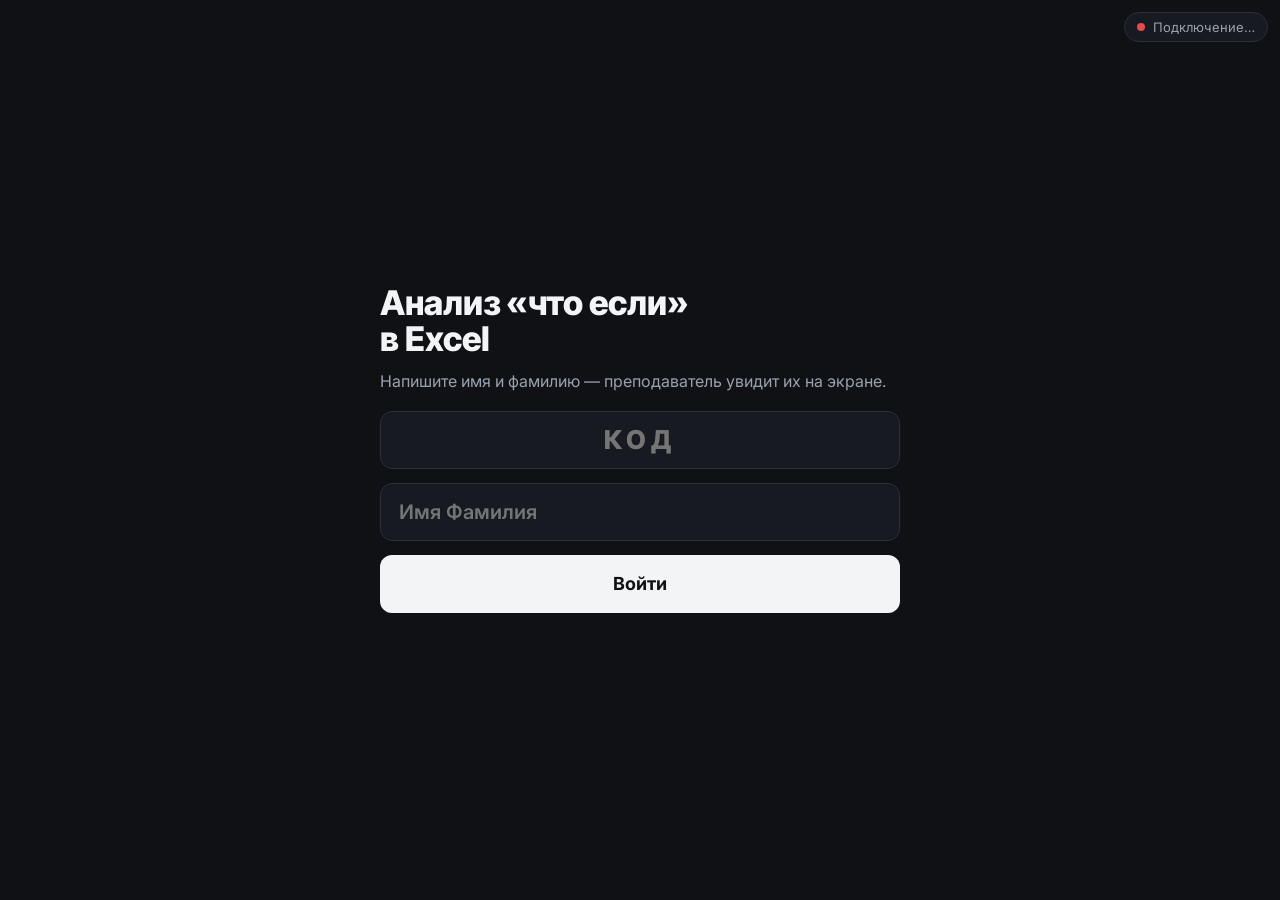
<file: excel/index.html>
<!DOCTYPE html>
<html lang="ru">
<head>
<meta charset="utf-8">
<meta name="viewport" content="width=device-width, initial-scale=1, maximum-scale=1, viewport-fit=cover">
<meta name="theme-color" content="#0F1115">
<title>Анализ «что если» · Практикум</title>
<link rel="preconnect" href="https://fonts.googleapis.com">
<link rel="preconnect" href="https://fonts.gstatic.com" crossorigin>
<link rel="stylesheet" href="https://fonts.googleapis.com/css2?family=Inter+Tight:wght@600;800&family=Inter:wght@400;500;600;700&display=swap">
<style>
:root{
  --bg:#0F1115;--s1:#171A21;--s2:#1F232C;--line:#2A2F3A;--tx:#F3F4F6;--mut:#9AA1AE;
  --a0:#E5484D;--a1:#3E7BFA;--a2:#F5A524;--a3:#2FB36D;--ok:#2FB36D;--bad:#E5484D;--xl:#107C41;
  --disp:"Inter Tight",Inter,system-ui,-apple-system,"Segoe UI",Roboto,sans-serif;
  --txt:Inter,system-ui,-apple-system,"Segoe UI",Roboto,sans-serif;
}
*{box-sizing:border-box;-webkit-tap-highlight-color:transparent}
html,body{margin:0;min-height:100%;background:var(--bg);color:var(--tx);font-family:var(--txt)}
body{overflow-x:hidden}
button{font:inherit;color:inherit;border:0;background:none;cursor:pointer;padding:0}
input{font:inherit}
.hidden{display:none!important}
.disp{font-family:var(--disp);letter-spacing:-.02em}
.mut{color:var(--mut)}
.btn{display:inline-flex;align-items:center;justify-content:center;gap:10px;height:52px;padding:0 24px;border-radius:12px;background:var(--tx);color:var(--bg);font-weight:700;font-size:17px;transition:transform .12s,opacity .2s}
.btn:active{transform:scale(.97)}
.btn.ghost{background:var(--s2);color:var(--tx)}
.btn.green{background:var(--xl);color:#fff}
.btn[disabled]{opacity:.4;pointer-events:none}
.net{position:fixed;top:12px;right:12px;z-index:50;display:flex;align-items:center;gap:8px;font-size:13px;color:var(--mut);background:var(--s1);border:1px solid var(--line);padding:6px 12px;border-radius:999px}
.net i{width:8px;height:8px;border-radius:50%;background:var(--bad)}
.net.on i{background:var(--ok)}
.net.on{opacity:0;pointer-events:none;transition:opacity .6s 1.5s}
.shape{width:28px;height:28px;flex:none}
@keyframes pop{0%{transform:scale(.6);opacity:0}70%{transform:scale(1.06)}100%{transform:scale(1);opacity:1}}
@keyframes up{from{transform:translateY(14px);opacity:0}to{transform:none;opacity:1}}
@keyframes shake{0%,100%{transform:none}20%{transform:translateX(-10px)}40%{transform:translateX(9px)}60%{transform:translateX(-6px)}80%{transform:translateX(4px)}}
.up{animation:up .35s ease both}

/* ---------- Excel-like sheet ---------- */
.xl{background:#fff;color:#1F1F1F;border-radius:12px;overflow:hidden;font-family:"Segoe UI",Calibri,Inter,system-ui,sans-serif;border:1px solid #D4D4D4}
.xl .fb{display:flex;align-items:stretch;border-bottom:1px solid #D4D4D4;min-height:38px;font-size:15px}
.xl .nb{width:52px;flex:none;display:flex;align-items:center;justify-content:center;border-right:1px solid #D4D4D4;font-weight:600;color:#333}
.xl .fx{width:30px;flex:none;display:flex;align-items:center;justify-content:center;color:#777;font-style:italic;font-family:Georgia,serif;border-right:1px solid #E6E6E6}
.xl .fc{flex:1;display:flex;align-items:center;padding:0 10px;font-family:Consolas,"SF Mono",Menlo,monospace;font-size:14px;color:#1F1F1F;overflow:hidden;white-space:nowrap;text-overflow:ellipsis}
.xl .fc input{width:100%;height:30px;border:1px solid var(--xl);border-radius:4px;padding:0 8px;font:inherit;outline:none;color:#1F1F1F;background:#fff}
.xl table{border-collapse:collapse;width:100%;table-layout:fixed;font-size:15px}
.xl th{background:#F3F3F3;color:#555;font-weight:600;font-size:12px;height:24px;border:1px solid #E1E1E1}
.xl th.rh{width:30px}
.xl td{border:1px solid #E1E1E1;height:40px;padding:0 8px;overflow:hidden;white-space:nowrap;text-overflow:ellipsis}
.xl td.lb{color:#333;font-size:14px}
.xl td.v{text-align:right;font-variant-numeric:tabular-nums;font-weight:600;cursor:pointer}
.xl td.v.f{color:#0B5A2E}
.xl td.v.sel{outline:2px solid var(--xl);outline-offset:-2px;background:#F1F8F3}
.xl td.v.flash{animation:flash 1s ease}
@keyframes flash{0%{background:#C7EBD3}100%{background:transparent}}
.xl .colA{width:58%}
.xl.ro td.v{cursor:default}
.note{font-size:14px;line-height:1.45;color:var(--mut);background:var(--s1);border:1px solid var(--line);border-radius:10px;padding:10px 12px}
/* Goal seek dialog (Excel-like) */
.gsw{position:fixed;inset:0;z-index:35;background:rgba(0,0,0,.5);display:flex;align-items:flex-end;justify-content:center}
.gs{width:100%;max-width:480px;background:#fff;color:#1F1F1F;border-radius:16px 16px 0 0;padding:0 0 max(16px,env(safe-area-inset-bottom));animation:up .22s ease both;font-family:"Segoe UI",Inter,system-ui,sans-serif;max-height:88vh;overflow:auto}
.gs .tb{display:flex;align-items:center;justify-content:space-between;padding:14px 18px;border-bottom:1px solid #E6E6E6;font-weight:600;font-size:16px}
.gs .tb button{font-size:22px;color:#666;width:32px;height:32px}
.gs .bd{padding:14px 18px;display:flex;flex-direction:column;gap:14px}
.gs label{font-size:14px;color:#333;display:block;margin-bottom:6px}
.gs input{width:100%;height:44px;border:1px solid #BDBDBD;border-radius:6px;padding:0 12px;font-size:17px;color:#1F1F1F;background:#fff;outline:none}
.gs input:focus{border-color:var(--xl);box-shadow:0 0 0 1px var(--xl)}
.gs .refs{display:flex;gap:6px;flex-wrap:wrap;margin-top:8px}
.gs .refs button{height:32px;padding:0 12px;border-radius:6px;background:#F3F3F3;border:1px solid #DADADA;font-size:14px;font-weight:600;color:#333}
.gs .refs button.on{background:#E6F2EA;border-color:var(--xl);color:var(--xl)}
.gs .err{color:#C42B1C;font-size:14px;min-height:0}
.gs .ft{display:flex;gap:10px;justify-content:flex-end;padding:4px 18px 0}
.gs .ft button{min-width:110px;height:44px;border-radius:6px;font-weight:600;font-size:16px;border:1px solid #BDBDBD;background:#F7F7F7;color:#1F1F1F}
.gs .ft button.pri{background:var(--xl);border-color:var(--xl);color:#fff}
.gs .rs{font-size:15px;line-height:1.6}
.gs .rs b{font-variant-numeric:tabular-nums}

/* ---------- HOST ---------- */
.host{min-height:100vh;display:flex;flex-direction:column;padding:28px 40px 24px}
.htop{display:flex;align-items:center;justify-content:space-between;gap:20px;min-height:44px}
.tag{font-size:15px;font-weight:600;color:var(--mut);letter-spacing:.02em}
.hbody{flex:1;display:flex;flex-direction:column;justify-content:center;padding:18px 0}
.hctl{display:flex;justify-content:space-between;align-items:center;gap:12px}
.lobby{display:grid;grid-template-columns:minmax(0,1.05fr) minmax(0,1fr);gap:48px;align-items:center}
.lobby h1{font-size:clamp(34px,4vw,58px);line-height:1.02;margin:0 0 14px;font-weight:800}
.joinbox{background:var(--s1);border:1px solid var(--line);border-radius:20px;padding:22px 26px;margin-top:22px}
.joinbox .lbl{font-size:14px;color:var(--mut);font-weight:600;margin-bottom:8px}
.joinbox .url{font-size:clamp(17px,1.7vw,22px);font-weight:600;word-break:break-all}
.code{font-family:var(--disp);font-weight:800;font-size:clamp(48px,6vw,88px);letter-spacing:.08em;line-height:1}
.plbox{background:var(--s1);border:1px solid var(--line);border-radius:20px;padding:24px 26px;min-height:46vh}
.pl{display:flex;flex-wrap:wrap;gap:10px;align-content:flex-start;max-height:58vh;overflow:auto}
.chip{background:var(--s2);border:1px solid var(--line);border-radius:999px;padding:12px 20px;font-weight:600;font-size:20px;animation:pop .35s ease both}
.chip:hover{border-color:var(--bad);text-decoration:line-through}
.count{font-family:var(--disp);font-size:20px;font-weight:800;margin-bottom:14px}
.qhead{display:flex;align-items:flex-start;gap:24px}
.kicker{font-size:15px;font-weight:700;color:var(--a3);letter-spacing:.04em;text-transform:uppercase;margin-bottom:8px}
.timer{font-family:var(--disp);font-weight:800;font-size:56px;min-width:110px;text-align:right;line-height:1}
.bar{height:6px;background:var(--s2);border-radius:6px;overflow:hidden;margin:18px 0 22px}
.bar i{display:block;height:100%;background:var(--tx);width:100%;transform-origin:left}
.qtext{font-family:var(--disp);font-weight:800;font-size:clamp(28px,3.2vw,46px);line-height:1.12;margin:0}
.hgrid{display:grid;grid-template-columns:minmax(0,1fr) 300px;gap:28px;align-items:stretch}
.tiles{display:grid;grid-template-columns:1fr 1fr;gap:14px;align-content:start}
.tile{position:relative;overflow:hidden;display:flex;align-items:center;gap:16px;padding:20px 22px;border-radius:14px;font-weight:700;font-size:clamp(18px,1.7vw,24px);min-height:84px;transition:opacity .35s}
.tile .cnt{margin-left:auto;font-family:var(--disp);font-weight:800;font-size:30px}
.tile .fill{position:absolute;left:0;bottom:0;height:6px;background:rgba(255,255,255,.55);transition:width .8s ease}
.t0{background:var(--a0)}.t1{background:var(--a1)}.t2{background:var(--a2);color:#1A1405}.t3{background:var(--a3)}
.tile.off{opacity:.22}
.tile.win{box-shadow:0 0 0 4px var(--tx)}
.side{background:var(--s1);border:1px solid var(--line);border-radius:16px;padding:18px;display:flex;flex-direction:column;gap:14px;min-height:0}
.big{font-family:var(--disp);font-weight:800;font-size:44px;line-height:1}
.feed{display:flex;flex-direction:column;gap:8px;overflow:hidden;flex:1}
.ev{font-size:15px;line-height:1.35;padding:10px 12px;background:var(--s2);border-radius:10px;animation:up .3s ease both}
.ev b{font-weight:700}
.ev.fr{border-left:3px solid #9BDCFF}.ev.sh{border-left:3px solid var(--a2)}.ev.x2{border-left:3px solid var(--a3)}.ev.ff{border-left:3px solid var(--a1)}.ev.ok{border-left:3px solid var(--ok)}
.hsheet{display:grid;grid-template-columns:minmax(0,1.1fr) minmax(0,1fr);gap:24px;align-items:start}
.hsheet .xl table{font-size:19px}.hsheet .xl td{height:48px}.hsheet .xl td.lb{font-size:18px}
.answer{background:var(--s1);border:1px solid var(--line);border-radius:16px;padding:24px}
.answer .val{font-family:var(--disp);font-weight:800;font-size:clamp(40px,4.6vw,64px);line-height:1.05;margin:6px 0 14px}
.answer .how{font-size:17px;line-height:1.5;color:var(--mut)}
.answer .how b{color:var(--tx)}
.stat{display:flex;flex-direction:column;gap:10px;margin-top:18px}
.stat .r{display:grid;grid-template-columns:130px 1fr 40px;align-items:center;gap:12px;font-size:16px;font-weight:600}
.stat .tr{height:12px;background:var(--s2);border-radius:6px;overflow:hidden}
.stat .tr i{display:block;height:100%;border-radius:6px;transition:width .8s ease}
.board{display:flex;flex-direction:column;gap:12px;max-width:900px;width:100%;margin:0 auto}
.row{display:grid;grid-template-columns:56px 1fr auto;align-items:center;gap:16px;background:var(--s1);border:1px solid var(--line);border-radius:14px;padding:16px 22px;font-size:24px;font-weight:700;animation:up .4s ease both}
.row .n{font-family:var(--disp);font-weight:800;color:var(--mut)}
.row .sc{font-family:var(--disp);font-weight:800}
.row .d{font-size:15px;color:var(--ok);font-weight:700;margin-left:12px}
.row.first{background:var(--tx);color:var(--bg)}.row.first .n{color:var(--bg)}
.h2{font-family:var(--disp);font-weight:800;font-size:clamp(34px,4vw,56px);margin:0 0 28px;text-align:center}
.podium{display:flex;align-items:flex-end;justify-content:center;gap:18px;margin:10px 0 30px}
.pod{width:min(240px,28vw);text-align:center}
.pod .nm{font-size:24px;font-weight:700;margin-bottom:10px;word-break:break-word;animation:up .5s ease both}
.pod .blk{border-radius:14px 14px 0 0;background:var(--s2);border:1px solid var(--line);border-bottom:0;display:flex;flex-direction:column;align-items:center;padding-top:18px;gap:6px;transform-origin:bottom;animation:grow .9s cubic-bezier(.2,.8,.2,1) both}
.pod .pl1{background:var(--tx);color:var(--bg)}
.pod .place{font-family:var(--disp);font-weight:800;font-size:56px;line-height:1}
.pod .pts{font-size:16px;font-weight:600;opacity:.75}
@keyframes grow{from{transform:scaleY(0)}to{transform:scaleY(1)}}

/* ---------- PLAYER ---------- */
.ply{min-height:100vh;min-height:100dvh;display:flex;flex-direction:column;padding:max(14px,env(safe-area-inset-top)) 14px max(16px,env(safe-area-inset-bottom))}
.pc{flex:1;display:flex;flex-direction:column;justify-content:center;gap:14px;max-width:520px;width:100%;margin:0 auto}
.pw-wrap{max-width:520px;width:100%;margin:0 auto}
.pc h1{font-family:var(--disp);font-weight:800;font-size:34px;line-height:1.05;margin:0}
.field{width:100%;height:58px;border-radius:12px;border:1px solid var(--line);background:var(--s1);color:var(--tx);padding:0 18px;font-size:20px;font-weight:600;outline:none}
.field:focus{border-color:var(--mut)}
.field.codef{text-transform:uppercase;letter-spacing:.2em;font-family:var(--disp);font-weight:800;text-align:center;font-size:26px}
.pbar{display:flex;align-items:center;justify-content:space-between;gap:10px;font-size:14px;font-weight:600;color:var(--mut)}
.pbar .me{color:var(--tx);max-width:50%;overflow:hidden;text-overflow:ellipsis;white-space:nowrap}
.ptimer{height:5px;background:var(--s2);border-radius:5px;overflow:hidden;margin:10px 0 4px}
.ptimer i{display:block;height:100%;background:var(--tx);transform-origin:left}
.pk{font-size:12px;font-weight:700;color:var(--a3);letter-spacing:.05em;text-transform:uppercase;margin-top:12px}
.pq{font-family:var(--disp);font-weight:800;font-size:clamp(20px,5.4vw,26px);line-height:1.2;margin:6px 0 12px}
.answers{display:grid;grid-template-columns:1fr;gap:10px}
.ans{display:flex;align-items:center;gap:14px;text-align:left;padding:15px 16px;border-radius:14px;font-weight:700;font-size:17px;line-height:1.25;min-height:62px;transition:transform .12s,opacity .25s}
.ans:active{transform:scale(.97)}
.ans.gone{opacity:.12;pointer-events:none}
.tools{display:flex;gap:8px;margin:10px 0}
.tools .btn{height:46px;font-size:15px;padding:0 14px;flex:1}
.ansrow{display:flex;gap:8px;margin-top:4px}
.ansrow .field{height:54px;font-size:20px;flex:1;min-width:0}
.ansrow .btn{height:54px;flex:none}
.unit{font-size:13px;color:var(--mut);margin-top:6px}
.pw{display:grid;grid-template-columns:repeat(3,1fr);gap:8px;margin-top:12px}
.pwb{position:relative;display:flex;flex-direction:column;align-items:center;gap:4px;padding:10px 4px;border-radius:12px;background:var(--s1);border:1px solid var(--line);font-size:13px;font-weight:600}
.pwb svg{width:22px;height:22px}
.pwb .k{position:absolute;top:6px;right:8px;font-size:12px;color:var(--mut);font-weight:700}
.pwb[disabled]{opacity:.3;pointer-events:none}
.pwb.on{border-color:var(--a3);color:var(--a3)}
.shld{display:flex;align-items:center;gap:8px;font-size:13px;color:var(--mut);margin-top:8px;justify-content:center}
.shld svg{width:16px;height:16px}
.wait{text-align:center;display:flex;flex-direction:column;align-items:center;gap:14px}
.ring{width:84px;height:84px;border-radius:50%;border:4px solid var(--s2);border-top-color:var(--tx);animation:spin 1s linear infinite}
@keyframes spin{to{transform:rotate(360deg)}}
.res{flex:1;display:flex;flex-direction:column;align-items:center;justify-content:center;text-align:center;gap:10px;border-radius:20px;padding:28px}
.res.good{background:var(--ok)}.res.bad{background:var(--bad);animation:shake .5s ease}.res.none{background:var(--s1)}
.res .big{font-size:50px}
.res .pts{font-family:var(--disp);font-weight:800;font-size:30px;background:rgba(0,0,0,.18);padding:8px 18px;border-radius:999px}
.res .rk{font-size:17px;font-weight:600;opacity:.92}
.sheet{position:fixed;inset:0;z-index:30;background:rgba(0,0,0,.55);display:flex;align-items:flex-end}
.sheet .in{width:100%;max-height:75vh;overflow:auto;background:var(--s1);border-radius:20px 20px 0 0;padding:20px 16px max(20px,env(safe-area-inset-bottom));animation:up .25s ease both}
.sheet h3{margin:0 0 4px;font-family:var(--disp);font-size:22px}
.tg{display:flex;justify-content:space-between;align-items:center;width:100%;padding:14px 16px;border-radius:12px;background:var(--s2);margin-top:8px;font-weight:600;font-size:17px}
.toast{position:fixed;left:50%;bottom:max(24px,env(safe-area-inset-bottom));transform:translateX(-50%);z-index:60;background:var(--tx);color:var(--bg);padding:12px 18px;border-radius:12px;font-weight:600;font-size:15px;max-width:90vw;text-align:center;animation:up .25s ease both}
/* ice */
#ice{position:fixed;inset:0;z-index:40;display:flex;flex-direction:column;align-items:center;justify-content:center;gap:10px;text-align:center;padding:24px;color:#08263A;
  background:radial-gradient(120% 80% at 50% 45%,#EAF7FF 0%,#CDEBFD 55%,#A9D9F7 100%);
  user-select:none;-webkit-user-select:none;touch-action:manipulation;animation:freeze .35s ease both}
#ice.melt{animation:melt .5s ease forwards}
#ice.hit{animation:hit .12s ease}
#ice svg.frost{position:absolute;inset:0;width:100%;height:100%;pointer-events:none}
#ice .flake{position:absolute;color:#fff;opacity:.55;pointer-events:none}
#ice .flake svg{width:100%;height:100%}
#ice .it1{font-family:var(--disp);font-weight:800;font-size:34px;position:relative}
#ice .it2{font-size:17px;font-weight:600;position:relative}
#ice .taps{position:relative;font-family:var(--disp);font-weight:800;font-size:64px;line-height:1}
#ice path.crack{stroke:#5FA9D6;stroke-width:3;fill:none;stroke-linecap:round;opacity:0;transition:opacity .15s}
@keyframes freeze{from{opacity:0;transform:scale(1.04)}to{opacity:1;transform:none}}
@keyframes melt{to{opacity:0;transform:scale(1.03)}}
@keyframes hit{50%{transform:scale(.985) rotate(-.4deg)}}
canvas#cf{position:fixed;inset:0;width:100%;height:100%;pointer-events:none;z-index:45}
@media (max-width:900px){.lobby,.hgrid,.hsheet{grid-template-columns:1fr}.host{padding:20px}}
@media (min-width:600px){.answers{grid-template-columns:1fr 1fr}.ans{min-height:96px}}

.xl .fb .ok,.xl .fb .no{width:38px;flex:none;display:flex;align-items:center;justify-content:center;font-size:20px;font-weight:700;border-right:1px solid #E6E6E6}
.xl .fb .ok{color:var(--xl)}.xl .fb .no{color:#C42B1C}
.xl .fc input{font-size:16px}
.kb{display:flex;gap:6px;overflow-x:auto;padding:8px;background:#F3F3F3;border-bottom:1px solid #D4D4D4;scrollbar-width:none}
.kb::-webkit-scrollbar{display:none}
.kb button{flex:none;min-width:40px;height:38px;padding:0 10px;border-radius:6px;background:#fff;border:1px solid #D0D0D0;font-family:Consolas,"SF Mono",Menlo,monospace;font-size:16px;font-weight:600;color:#1F1F1F}
.kb button.r{color:var(--xl);border-color:#9FCFB2}
.xl td.v.ed{background:#FFFDF2}
.xl td.v.ed:empty::after,.xl td.v.blank::after{content:"…";color:#B8B8B8;font-weight:400}
.xl td.v.err{color:#C42B1C}
.xl td.v.ref{background:#E8F4EC}
.mode{display:flex;gap:10px;margin-top:18px;flex-wrap:wrap}
.mode button{height:48px;padding:0 20px;border-radius:12px;background:var(--s2);border:1px solid var(--line);font-weight:700;font-size:16px;color:var(--mut)}
.mode button.on{background:var(--tx);color:var(--bg);border-color:var(--tx)}
.howf{font-family:Consolas,"SF Mono",Menlo,monospace;color:var(--tx);background:var(--s2);padding:2px 8px;border-radius:6px}
.pmod{position:fixed;inset:0;z-index:95;background:rgba(0,0,0,.6);display:flex;align-items:flex-start;justify-content:center;padding:40px 16px;overflow:auto}.pmbox{width:100%;max-width:560px;background:var(--s1);border:1px solid var(--line);border-radius:18px;padding:20px;display:flex;flex-direction:column;gap:12px}.pmtop{display:flex;justify-content:space-between;align-items:center;gap:12px}.pmtop h3{margin:0;font-family:var(--disp);font-size:24px}.pmnote{margin:0;font-size:14px;color:var(--mut)}.pmlist{display:flex;flex-direction:column;gap:6px;max-height:60vh;overflow:auto}.pmrow{display:flex;justify-content:space-between;align-items:center;gap:10px;background:var(--s2);border-radius:10px;padding:8px 8px 8px 14px;font-weight:600;font-size:16px}.pmrow .btn{height:38px;font-size:14px;padding:0 14px}.pmdel.warn{color:var(--bad);border:1px solid var(--bad)}
</style>
</head>
<body>
<div id="net" class="net"><i></i><span>Подключение…</span></div>
<div id="app"></div>
<canvas id="cf" class="hidden"></canvas>
<script src="../mqtt.min.js"></script>
<script>
"use strict";
/* ===================== МИНИ-EXCEL: формулы ===================== */
const LAT = {"А":"A","В":"B","С":"C","Е":"E","Н":"H","К":"K","М":"M","О":"O","Р":"P","Т":"T","Х":"X","а":"A","в":"B","с":"C","е":"E","н":"H","к":"K","м":"M","о":"O","р":"P","т":"T","х":"X"};
const FN_ALIAS = {"СУММ":"SUM","SUM":"SUM","ПЛТ":"PMT","PMT":"PMT","ОКРУГЛ":"ROUND","ROUND":"ROUND","МАКС":"MAX","MAX":"MAX","МИН":"MIN","MIN":"MIN","СРЗНАЧ":"AVERAGE","AVERAGE":"AVERAGE","ABS":"ABS"};
class XErr { constructor(code) { this.code = code; } }
function tokenize(s) {
  const out = []; let i = 0;
  while (i < s.length) {
    const ch = s[i];
    if (/\s/.test(ch)) { i++; continue; }
    if (/[0-9]/.test(ch) || (ch === "." && /[0-9]/.test(s[i + 1] || ""))) {
      let j = i; while (j < s.length && /[0-9]/.test(s[j])) j++;
      if ((s[j] === "," || s[j] === ".") && /[0-9]/.test(s[j + 1] || "")) { j++; while (j < s.length && /[0-9]/.test(s[j])) j++; }
      out.push({t: "num", v: parseFloat(s.slice(i, j).replace(",", "."))}); i = j; continue;
    }
    if (/[A-Za-zА-Яа-яЁё_$]/.test(ch)) {
      let j = i; while (j < s.length && /[A-Za-zА-Яа-яЁё_$]/.test(s[j])) j++;
      let k = j; while (k < s.length && /[0-9$]/.test(s[k])) k++;
      const word = s.slice(i, j).replace(/\$/g, ""), digits = s.slice(j, k).replace(/\$/g, "");
      if (digits && word.length <= 2) {
        const col = word.split("").map(c => LAT[c] || c.toUpperCase()).join("");
        if (/^[A-Z]{1,2}$/.test(col)) { out.push({t: "ref", v: col + digits}); i = k; continue; }
      }
      if (!digits) { out.push({t: "fn", v: word.toUpperCase()}); i = j; continue; }
      throw new XErr("#ИМЯ?");
    }
    if ("+-*/^%()".includes(ch)) { out.push({t: ch}); i++; continue; }
    if (ch === "×") { out.push({t: "*"}); i++; continue; }
    if (ch === "÷") { out.push({t: "/"}); i++; continue; }
    if (ch === "−") { out.push({t: "-"}); i++; continue; }
    if (ch === ";" || ch === ",") { out.push({t: ";"}); i++; continue; }
    throw new XErr("#ИМЯ?");
  }
  return out;
}
function parseFormula(src) {
  const toks = tokenize(src); let p = 0;
  const peek = () => toks[p], eat = t => { if (!toks[p] || toks[p].t !== t) throw new XErr("#ОШИБКА"); return toks[p++]; };
  function add() { let n = mul(); while (peek() && (peek().t === "+" || peek().t === "-")) { const op = toks[p++].t; n = {op, a: n, b: mul()}; } return n; }
  function mul() { let n = pow(); while (peek() && (peek().t === "*" || peek().t === "/")) { const op = toks[p++].t; n = {op, a: n, b: pow()}; } return n; }
  function pow() { let n = unary(); while (peek() && peek().t === "^") { p++; n = {op: "^", a: n, b: unary()}; } return n; }
  function unary() { if (peek() && (peek().t === "-" || peek().t === "+")) { const op = toks[p++].t; const a = unary(); return op === "-" ? {op: "neg", a} : a; } return postfix(); }
  function postfix() { let n = primary(); while (peek() && peek().t === "%") { p++; n = {op: "pct", a: n}; } return n; }
  function primary() {
    const t = peek(); if (!t) throw new XErr("#ОШИБКА");
    if (t.t === "num") { p++; return {num: t.v}; }
    if (t.t === "ref") { p++; return {ref: t.v}; }
    if (t.t === "(") { p++; const n = add(); eat(")"); return n; }
    if (t.t === "fn") {
      p++; const name = FN_ALIAS[t.v]; if (!name) throw new XErr("#ИМЯ?");
      eat("("); const args = [];
      if (peek() && peek().t !== ")") { args.push(add()); while (peek() && peek().t === ";") { p++; args.push(add()); } }
      eat(")"); return {fn: name, args};
    }
    throw new XErr("#ОШИБКА");
  }
  const n = add(); if (p !== toks.length) throw new XErr("#ОШИБКА");
  return n;
}
function evalNode(n, get) {
  if ("num" in n) return n.num;
  if (n.ref) return get(n.ref);
  if (n.fn) {
    const a = n.args.map(x => evalNode(x, get));
    switch (n.fn) {
      case "SUM": return a.reduce((s, x) => s + x, 0);
      case "MAX": return a.length ? Math.max(...a) : 0;
      case "MIN": return a.length ? Math.min(...a) : 0;
      case "AVERAGE": if (!a.length) throw new XErr("#ДЕЛ/0!"); return a.reduce((s, x) => s + x, 0) / a.length;
      case "ABS": return Math.abs(a[0]);
      case "ROUND": { const d = a[1] || 0, m = Math.pow(10, d); return Math.round(a[0] * m) / m; }
      case "PMT": { const [r, nper, pv, fv = 0] = a; if (!nper) throw new XErr("#ЧИСЛО!"); return r === 0 ? -(pv + fv) / nper : -(pv * Math.pow(1 + r, nper) + fv) * r / (Math.pow(1 + r, nper) - 1); }
    }
  }
  const A = () => evalNode(n.a, get), B = () => evalNode(n.b, get);
  switch (n.op) {
    case "+": return A() + B();
    case "-": return A() - B();
    case "*": return A() * B();
    case "/": { const b = B(); if (b === 0) throw new XErr("#ДЕЛ/0!"); return A() / b; }
    case "^": return Math.pow(A(), B());
    case "neg": return -A();
    case "pct": return A() / 100;
  }
  throw new XErr("#ОШИБКА");
}
const parsedCache = new Map();
function parsed(src) { if (!parsedCache.has(src)) { try { parsedCache.set(src, parseFormula(src)); } catch (e) { parsedCache.set(src, e instanceof XErr ? e : new XErr("#ОШИБКА")); } } return parsedCache.get(src); }
/* content: "" | "123.5" | "=формула" ; returns {r: number | "#ERR"} */
function evalSheet(sheet, over) {
  const content = {}; sheet.cells.forEach(c => content[c.r] = (over && c.r in over) ? over[c.r] : (c.c || ""));
  const memo = {}, visiting = new Set();
  function get(r) {
    if (!(r in content)) return 0;
    if (r in memo) { if (typeof memo[r] === "string") throw new XErr(memo[r]); return memo[r]; }
    if (visiting.has(r)) throw new XErr("#ЦИКЛ!");
    visiting.add(r);
    let v; const s = String(content[r]).trim();
    try {
      if (s === "") v = 0;
      else if (s[0] === "=") { const ast = parsed(s.slice(1)); if (ast instanceof XErr) throw ast; v = evalNode(ast, get); if (!isFinite(v)) throw new XErr("#ЧИСЛО!"); }
      else { v = parseFloat(s.replace(",", ".")); if (!isFinite(v)) throw new XErr("#ЗНАЧ!"); }
    } catch (e) { visiting.delete(r); memo[r] = e instanceof XErr ? e.code : "#ОШИБКА"; throw new XErr(memo[r]); }
    visiting.delete(r); memo[r] = v; return v;
  }
  const out = {};
  for (const c of sheet.cells) { try { out[c.r] = get(c.r); } catch (e) { out[c.r] = e instanceof XErr ? e.code : "#ОШИБКА"; } }
  out.__content = content;
  return out;
}
function isFormula(s) { return typeof s === "string" && s.trim()[0] === "="; }
function normFormula(s) {
  /* приводит ссылки к латинице и верхнему регистру, сохраняя остальное */
  return "=" + s.trim().slice(1).replace(/([A-Za-zА-Яа-яЁё$]{1,3})(\$?\d+)/g, (m, w, d) => {
    const col = w.replace(/\$/g, "").split("").map(c => LAT[c] || c.toUpperCase()).join("");
    return /^[A-Z]{1,2}$/.test(col) ? col + d.replace(/\$/g, "") : m;
  }).replace(/([A-Za-zА-Яа-яЁё]+)\(/g, m => m.toUpperCase());
}


/* ===================== ДАННЫЕ ===================== */
const PROFIT = (price, qty) => [
  {r: "B1", l: "Цена за единицу, тг", c: String(price)},
  {r: "B2", l: "Переменные затраты на ед., тг", c: "1500"},
  {r: "B3", l: "Постоянные затраты, тг", c: "600000"},
  {r: "B4", l: "Объём продаж, ед.", c: String(qty)},
  {r: "B5", l: "Прибыль, тг", c: "=B4*(B1-B2)-B3", lock: true}
];
const QUIZ = [
  {type: "mc", t: 18, q: "Где в Excel находится «Подбор параметра»?", a: ["Главная → Условное форматирование", "Данные → Анализ «что если»", "Формулы → Вставить функцию", "Вставка → Сводная таблица"], c: 1},
  {type: "mc", t: 15, q: "С какого знака начинается формула в Excel?", a: ["#", "=", "@", "&"], c: 1},
  {type: "mc", t: 18, q: "Что указывают в поле «Установить в ячейке»?", a: ["Любое число", "Ячейку с формулой", "Пустую ячейку", "Название листа"], c: 1},
  {type: "mc", t: 18, q: "Что указывают в поле «Изменяя значение ячейки»?", a: ["Ячейку с формулой", "Ячейку с текстом", "Ячейку с числом, от которого зависит формула", "Ячейку на другом листе"], c: 2},
  {type: "mc", t: 18, q: "В B5 формула =B4*(B1-B2)-B3. Прибыль должна стать 0. Что указать в «Установить в ячейке»?", a: ["B4", "B1", "B5", "B3"], c: 2},
  {type: "mc", t: 15, q: "Сколько ячеек меняет «Подбор параметра» за один раз?", a: ["Одну", "Две", "Все на листе", "Сколько угодно"], c: 0},
  {type: "mc", t: 18, q: "Что будет, если в окне результата подбора нажать «Отмена»?", a: ["Excel повторит подбор", "Формула удалится", "Значение вернётся к исходному", "Файл закроется"], c: 2},
  {type: "mc", t: 18, q: "Какой инструмент сразу показывает результат для многих значений одной переменной?", a: ["Подбор параметра", "Таблица данных", "Сортировка", "Фильтр"], c: 1},
  {type: "mc", t: 18, q: "Какой инструмент хранит наборы «пессимистичный / базовый / оптимистичный»?", a: ["Диспетчер сценариев", "Подбор параметра", "Проверка данных", "Автосумма"], c: 0},
  {type: "mc", t: 18, q: "Нужно изменить несколько ячеек сразу с ограничениями. Что использовать?", a: ["Подбор параметра", "Поиск решения", "Таблицу данных", "Мгновенное заполнение"], c: 1}
];
const PRACTICE = [
  {type: "build", t: 120, k: "Задание 1 · Выручка", q: "Продано 1 200 ед. по цене 1 850 тг. Заполните B1 и B2, в B3 напишите формулу выручки. Сколько выручка?",
   cells: [{r: "B1", l: "Продано, ед."}, {r: "B2", l: "Цена, тг"}, {r: "B3", l: "Выручка, тг"}],
   sol: {B1: "1200", B2: "1850", B3: "=B1*B2"}, ans: 2220000, tol: 1, unit: "тг", show: "2 220 000 тг", how: ["B3", "=B1*B2"]},
  {type: "num", t: 150, k: "Задание 2 · Точка безубыточности", q: "Сколько единиц нужно продать, чтобы прибыль стала равна 0?", cells: PROFIT(2500, 400),
   gs: {set: "B5", to: 0, by: "B4"}, ans: 600, tol: 1, unit: "ед.", show: "600 ед."},
  {type: "build", t: 120, k: "Задание 3 · Прибыль", q: "Выручка 2 220 000 тг, себестоимость 1 480 000 тг, расходы периода 350 000 тг. Заполните таблицу и посчитайте прибыль формулой.",
   cells: [{r: "B1", l: "Выручка, тг"}, {r: "B2", l: "Себестоимость, тг"}, {r: "B3", l: "Расходы периода, тг"}, {r: "B4", l: "Прибыль, тг"}],
   sol: {B1: "2220000", B2: "1480000", B3: "350000", B4: "=B1-B2-B3"}, ans: 390000, tol: 1, unit: "тг", show: "390 000 тг", how: ["B4", "=B1-B2-B3"]},
  {type: "num", t: 120, k: "Задание 4 · Цена", q: "Какой должна быть цена, чтобы при продаже 800 ед. прибыль была 400 000 тг?", cells: PROFIT(2500, 800),
   gs: {set: "B5", to: 400000, by: "B1"}, ans: 2750, tol: 1, unit: "тг", show: "2 750 тг"},
  {type: "build", t: 120, k: "Задание 5 · Амортизация", q: "Станок стоит 1 800 000 тг, ликвидационная стоимость 200 000 тг, срок службы 5 лет. Линейный способ: (стоимость − ликвидационная) / срок. Сколько амортизация в год?",
   cells: [{r: "B1", l: "Первоначальная стоимость, тг"}, {r: "B2", l: "Ликвидационная стоимость, тг"}, {r: "B3", l: "Срок службы, лет"}, {r: "B4", l: "Амортизация в год, тг"}],
   sol: {B1: "1800000", B2: "200000", B3: "5", B4: "=(B1-B2)/B3"}, ans: 320000, tol: 1, unit: "тг", show: "320 000 тг", how: ["B4", "=(B1-B2)/B3"]},
  {type: "sheetmc", t: 90, k: "Задание 6 · Что если: цена и спрос", q: "Меняйте цену в B1 и смотрите на прибыль B5. При какой цене прибыль максимальна?",
   cells: [{r: "B1", l: "Цена за единицу, тг", c: "2500"}, {r: "B2", l: "Спрос, ед.", c: "=2000-0,4*B1", lock: true}, {r: "B3", l: "Переменные затраты на ед., тг", c: "1500"}, {r: "B4", l: "Постоянные затраты, тг", c: "600000"}, {r: "B5", l: "Прибыль, тг", c: "=B2*(B1-B3)-B4", lock: true}],
   a: ["2 500 тг", "3 000 тг", "3 250 тг", "4 000 тг"], c: 2, sol: {B1: "3250"}, show: "3 250 тг → прибыль 625 000 тг"},
  {type: "num", t: 120, k: "Задание 7 · Зарплата «на руки»", q: "Сколько нужно начислить, чтобы сотрудник получил на руки 300 000 тг?",
   cells: [{r: "B1", l: "Начислено, тг", c: "250000"}, {r: "B2", l: "Удержания (условно)", c: "0.2", fmt: "pct"}, {r: "B3", l: "К выдаче на руки, тг", c: "=B1*(1-B2)", lock: true}],
   gs: {set: "B3", to: 300000, by: "B1"}, ans: 375000, tol: 1, unit: "тг", show: "375 000 тг"},
  {type: "build", t: 120, k: "Задание 8 · Счёт со скидкой", q: "Покупатель берёт 25 шт. по 4 400 тг, скидка 5%. Заполните таблицу и посчитайте сумму к оплате формулой.",
   cells: [{r: "B1", l: "Количество, шт."}, {r: "B2", l: "Цена, тг"}, {r: "B3", l: "Скидка", fmt: "pct"}, {r: "B4", l: "К оплате, тг"}],
   sol: {B1: "25", B2: "4400", B3: "0.05", B4: "=B1*B2*(1-B3)"}, ans: 104500, tol: 1, unit: "тг", show: "104 500 тг", how: ["B4", "=B1*B2*(1-B3)"]},
  {type: "num", t: 150, k: "Задание 9 · Кредит", q: "Какую сумму кредита можно взять, если платить не больше 150 000 тг в месяц?",
   cells: [{r: "B1", l: "Ставка, годовых", c: "0.18", fmt: "pct"}, {r: "B2", l: "Срок, мес.", c: "24"}, {r: "B3", l: "Сумма кредита, тг", c: "2000000"}, {r: "B4", l: "Платёж в месяц, тг", c: "=ПЛТ(B1/12;B2;-B3)", lock: true}],
   gs: {set: "B4", to: 150000, by: "B3"}, ans: 3004560.8, tol: 3000, unit: "тг", show: "≈ 3 004 561 тг"},
  {type: "build", t: 180, gsTool: true, k: "Задание 10 · ФОТ + подбор", q: "В отделе 12 сотрудников, средний оклад 280 000 тг. Заполните таблицу, в B3 — формула ФОТ. Затем подбором найдите оклад, при котором ФОТ = 3 600 000 тг.",
   cells: [{r: "B1", l: "Сотрудников"}, {r: "B2", l: "Средний оклад, тг"}, {r: "B3", l: "Фонд оплаты труда, тг"}],
   sol: {B1: "12", B2: "300000", B3: "=B1*B2"}, gs: {set: "B3", to: 3600000, by: "B2"}, ans: 300000, tol: 1, unit: "тг", show: "300 000 тг", how: ["B3", "=B1*B2"]}
];
const SETS = {
  quiz: {name: "Квиз · 5 минут", short: "Квиз", rounds: QUIZ, quick: true},
  practice: {name: "Практикум · 10 заданий", short: "Практикум", rounds: PRACTICE, quick: false}
};
const NS = "xlq2";
const TITLE = "СРСП · Анализ «что если» в MS Excel";
const BROKERS = ["wss://broker.emqx.io:8084/mqtt", "wss://broker.hivemq.com:8884/mqtt", "wss://test.mosquitto.org:8081"];
const PARAMS = new URLSearchParams(location.search);
const IS_HOST = PARAMS.has("host");
const freezeMs = r => r && r.type === "mc" ? 4500 : 12000;
const freezeTaps = r => r && r.type === "mc" ? 6 : 10;
const hasSheet = r => r && r.type !== "mc";
const gsAllowed = r => r && (r.type === "num" || r.gsTool);
const isNumeric = r => r && (r.type === "num" || r.type === "build");

/* ===================== УТИЛИТЫ ===================== */
const $ = s => document.querySelector(s);
const app = $("#app");
const esc = s => String(s == null ? "" : s).replace(/[&<>"']/g, c => ({"&": "&amp;", "<": "&lt;", ">": "&gt;", '"': "&quot;", "'": "&#39;"}[c]));
const rid = (n, abc) => { abc = abc || "abcdefghijkmnpqrstuvwxyz23456789"; let s = ""; const a = new Uint32Array(n); crypto.getRandomValues(a); for (const x of a) s += abc[x % abc.length]; return s; };
const store = {
  get(k) { try { return JSON.parse(localStorage.getItem(NS + k)); } catch (e) { return null; } },
  set(k, v) { try { localStorage.setItem(NS + k, JSON.stringify(v)); } catch (e) {} },
  del(k) { try { localStorage.removeItem(NS + k); } catch (e) {} }
};
const SHAPES = [
  '<svg class="shape" viewBox="0 0 28 28"><path d="M14 4 25 23H3z" fill="currentColor"/></svg>',
  '<svg class="shape" viewBox="0 0 28 28"><path d="M14 2.5 25.5 14 14 25.5 2.5 14z" fill="currentColor"/></svg>',
  '<svg class="shape" viewBox="0 0 28 28"><circle cx="14" cy="14" r="11" fill="currentColor"/></svg>',
  '<svg class="shape" viewBox="0 0 28 28"><rect x="4" y="4" width="20" height="20" rx="2" fill="currentColor"/></svg>'
];
const ICON = {
  fr: '<svg viewBox="0 0 24 24" fill="none" stroke="currentColor" stroke-width="2" stroke-linecap="round"><path d="M12 2v20M3.3 7l17.4 10M20.7 7 3.3 17M9 4l3 2 3-2M9 20l3-2 3 2"/></svg>',
  x2: '<svg viewBox="0 0 24 24" fill="none" stroke="currentColor" stroke-width="2" stroke-linecap="round" stroke-linejoin="round"><path d="M4 8l6 8M10 8l-6 8M14 9.5a2.5 2.5 0 0 1 5 0c0 2.5-5 4-5 6.5h5"/></svg>',
  ff: '<svg viewBox="0 0 24 24" fill="none" stroke="currentColor" stroke-width="2" stroke-linecap="round"><rect x="3" y="4" width="7" height="7" rx="1.5"/><rect x="14" y="13" width="7" height="7" rx="1.5"/><path d="M14 5l7 5M21 5l-7 5M3 14l7 5M10 14l-7 5" opacity=".5"/></svg>',
  sh: '<svg viewBox="0 0 24 24" fill="none" stroke="currentColor" stroke-width="2" stroke-linejoin="round"><path d="M12 3l8 3v6c0 4.5-3.4 8-8 9-4.6-1-8-4.5-8-9V6z"/></svg>'
};
function vibrate(p) { try { navigator.vibrate && navigator.vibrate(p); } catch (e) {} }
function toast(t) { const old = $(".toast"); if (old) old.remove(); const d = document.createElement("div"); d.className = "toast"; d.textContent = t; document.body.appendChild(d); setTimeout(() => d.remove(), 2800); }
function setNet(on, text) { const n = $("#net"); n.classList.toggle("on", !!on); n.querySelector("span").textContent = on ? "Подключено" : (text || "Подключение…"); }
function confetti() {
  const c = $("#cf"); c.classList.remove("hidden"); const ctx = c.getContext("2d");
  const W = c.width = innerWidth * devicePixelRatio, H = c.height = innerHeight * devicePixelRatio;
  const cols = ["#E5484D", "#3E7BFA", "#F5A524", "#2FB36D", "#F3F4F6"];
  const ps = Array.from({length: 90}, () => ({x: W / 2 + (Math.random() - .5) * W * .3, y: H * .45, vx: (Math.random() - .5) * W * .03, vy: -Math.random() * H * .03 - H * .008, r: Math.random() * Math.PI, s: (6 + Math.random() * 8) * devicePixelRatio, c: cols[Math.random() * 5 | 0]}));
  const t0 = performance.now();
  (function f(t) { const k = (t - t0) / 1400; ctx.clearRect(0, 0, W, H);
    for (const p of ps) { p.x += p.vx; p.y += p.vy; p.vy += H * .0011; p.r += .2; ctx.save(); ctx.translate(p.x, p.y); ctx.rotate(p.r); ctx.globalAlpha = Math.max(0, 1 - k); ctx.fillStyle = p.c; ctx.fillRect(-p.s / 2, -p.s / 4, p.s, p.s / 2); ctx.restore(); }
    if (k < 1) requestAnimationFrame(f); else { ctx.clearRect(0, 0, W, H); c.classList.add("hidden"); } })(t0);
}
function brokerUrl(i) { return PARAMS.get("broker") || BROKERS[i % BROKERS.length]; }
function connect(bi, onConnect, onMsg) {
  setNet(false);
  const c = mqtt.connect(brokerUrl(bi), {clientId: NS + "_" + rid(12), keepalive: 30, reconnectPeriod: 2000, connectTimeout: 8000, clean: true});
  c.on("connect", () => { setNet(true); onConnect(c); });
  c.on("reconnect", () => setNet(false, "Переподключение…"));
  c.on("offline", () => setNet(false, "Нет связи"));
  c.on("error", () => {});
  c.on("message", (t, buf) => { let m; try { m = JSON.parse(buf.toString()); } catch (e) { return; } try { onMsg(t, m); } catch (e) { console.error(e); } });
  return c;
}
const T = room => NS + "/" + room + "/";
const nf = new Intl.NumberFormat("ru-RU", {maximumFractionDigits: 2});
function fmtVal(c, x, raw) {
  if (typeof x === "string") return x;
  if (raw === "" || raw == null) return "";
  if (c.fmt === "pct") return nf.format(Math.round(x * 10000) / 100) + "%";
  return nf.format(Math.round(x * 100) / 100);
}
function parseNum(s) {
  if (s == null) return NaN;
  s = String(s).replace(/[\s  ]/g, "").replace(/%/g, "").replace(/,/g, ".");
  if (!/^[-+]?(\d+\.?\d*|\.\d+)(e[-+]?\d+)?$/i.test(s)) return NaN;
  return parseFloat(s);
}
const normRef = s => String(s || "").toUpperCase().replace(/[\s$]/g, "").split("").map(c => LAT[c] || c).join("");

/* ===================== ЛИСТ (виджет) ===================== */
/* sheet = {cells:[{r,l,c,lock,fmt}]}; opts: {readonly, over, onChange} */
function Sheet(el, sheet, opts) {
  opts = opts || {};
  let over = Object.assign({}, opts.over || {});
  const byRef = r => sheet.cells.find(c => c.r === r);
  const content = r => (r in over) ? over[r] : (byRef(r).c || "");
  let sel = opts.readonly ? null : (sheet.cells.find(c => !c.lock) || sheet.cells[0]).r;
  let editing = false;
  function draw(flash) {
    const v = evalSheet(sheet, over), c = sel ? byRef(sel) : null;
    const cur = c ? content(c.r) : "";
    const shown = c ? (isFormula(cur) ? cur : (c.fmt === "pct" && cur !== "" ? fmtVal(c, v[c.r], cur) : String(cur).replace(".", ","))) : "";
    const refs = sheet.cells.map(x => x.r);
    el.innerHTML = `<div class="xl ${opts.readonly ? "ro" : ""}">
      ${opts.readonly ? "" : `<div class="fb"><div class="nb">${c ? c.r : ""}</div>
        ${editing ? `<button class="no" id="fno" aria-label="Отмена">✕</button><button class="ok" id="fok" aria-label="Ввод">✓</button>` : `<div class="fx">fx</div>`}
        <div class="fc">${editing ? `<input id="fcin" value="${esc(shown)}" autocomplete="off" autocorrect="off" autocapitalize="off" spellcheck="false" enterkeyhint="done">` : esc(shown)}</div></div>
        ${editing ? `<div class="kb"><button data-k="=">=</button>${refs.map(r => `<button class="r" data-k="${r}">${r}</button>`).join("")}${["+", "-", "*", "/", "(", ")", "%"].map(k => `<button data-k="${esc(k)}">${k === "*" ? "×" : k === "/" ? "÷" : k === "-" ? "−" : k}</button>`).join("")}<button data-k="ПЛТ(">ПЛТ</button><button data-k="СУММ(">СУММ</button><button data-k=";">;</button></div>` : ""}`}
      <table><colgroup><col style="width:30px"><col class="colA"><col></colgroup>
      <tr><th class="rh"></th><th>A</th><th>B</th></tr>
      ${sheet.cells.map(cc => { const raw = content(cc.r), val = v[cc.r]; const err = typeof val === "string";
        return `<tr><th class="rh">${cc.r.slice(1)}</th><td class="lb">${esc(cc.l)}</td><td class="v ${isFormula(raw) ? "f" : ""} ${!cc.lock && !opts.readonly ? "ed" : ""} ${err ? "err" : ""} ${sel === cc.r ? "sel" : ""} ${flash && (flash === cc.r || isFormula(raw)) ? "flash" : ""}" data-r="${cc.r}">${fmtVal(cc, val, raw)}</td></tr>`; }).join("")}
      </table></div>`;
    if (opts.readonly) return;
    const inp = el.querySelector("#fcin");
    el.querySelectorAll("td.v").forEach(td => {
      td.addEventListener("pointerdown", e => {
        if (editing && inp && inp.value.trim()[0] === "=" && td.dataset.r !== sel) { e.preventDefault(); insert(td.dataset.r); }
      });
      td.addEventListener("click", () => {
        const r = td.dataset.r;
        if (editing && inp && inp.value.trim()[0] === "=" && r !== sel) return;
        if (editing) { if (!commit(true)) return; }
        sel = r; editing = !byRef(r).lock; draw();
        const i2 = el.querySelector("#fcin"); if (i2) { i2.focus(); i2.select(); }
      });
    });
    if (inp) {
      el.querySelectorAll(".kb button").forEach(b => { b.addEventListener("pointerdown", e => e.preventDefault()); b.onclick = () => insert(b.dataset.k); });
      const ok = el.querySelector("#fok"), no = el.querySelector("#fno");
      ok.addEventListener("pointerdown", e => e.preventDefault()); no.addEventListener("pointerdown", e => e.preventDefault());
      ok.onclick = () => commit(); no.onclick = () => { editing = false; draw(); };
      inp.onkeydown = e => { if (e.key === "Enter") { e.preventDefault(); commit(); } if (e.key === "Escape") { editing = false; draw(); } };
    }
    function insert(t) {
      const i = el.querySelector("#fcin"); if (!i) return;
      let a = i.selectionStart == null ? i.value.length : i.selectionStart, b = i.selectionEnd == null ? a : i.selectionEnd;
      if (/^[A-Z]+\d+$/.test(t) && i.value.trim()[0] !== "=") { if (a === 0 && b === i.value.length) { i.value = ""; a = b = 0; } i.value = "=" + i.value; a++; b++; }
      i.value = i.value.slice(0, a) + t + i.value.slice(b);
      const pos = a + t.length; i.focus(); try { i.setSelectionRange(pos, pos); } catch (e) {}
    }
  }
  function commit(silent) {
    const i = el.querySelector("#fcin"); if (!i) { editing = false; return true; }
    const raw = i.value.trim(), cc = byRef(sel);
    let store;
    if (raw === "") store = "";
    else if (raw[0] === "=") {
      const f = normFormula(raw);
      const ast = parsed(f.slice(1)); if (ast instanceof XErr) { toast("Ошибка в формуле: проверьте скобки и знаки"); i.focus(); return false; }
      store = f;
    } else {
      let x = parseNum(raw); if (!isFinite(x)) { toast("Введите число или формулу, начиная с ="); i.focus(); return false; }
      if (cc.fmt === "pct" && (/%/.test(raw) || Math.abs(x) >= 1)) x = x / 100;
      store = String(x);
    }
    over = Object.assign({}, over, {[sel]: store}); editing = false;
    opts.onChange && opts.onChange(over);
    const v = evalSheet(sheet, over)[sel];
    if (typeof v === "string" && !silent) toast(v === "#ЦИКЛ!" ? "Формула ссылается сама на себя" : "Ошибка " + v);
    draw(sel); return true;
  }
  draw();
  return {
    get over() { return over; },
    values() { return evalSheet(sheet, over); },
    content,
    set(newOver, flash) { over = newOver; editing = false; opts.onChange && opts.onChange(over); draw(flash); },
    select(r) { sel = r; editing = false; draw(); },
    commitIfEditing() { if (editing) return commit(true); return true; }
  };
}

/* Подбор параметра */
function goalSeek(sheet, over, set, to, by) {
  const g = x => { const v = evalSheet(sheet, Object.assign({}, over, {[by]: String(x)}))[set]; return typeof v === "number" ? v - to : NaN; };
  const start = parseFloat(String((by in over) ? over[by] : sheet.cells.find(c => c.r === by).c || "0").replace(",", ".")) || 0;
  let x0 = start, x1 = x0 !== 0 ? x0 * 1.1 : 1, g0 = g(x0), g1 = g(x1);
  const eps = 1e-7 * Math.max(1, Math.abs(to));
  if (!isFinite(g0)) return null;
  for (let i = 0; i < 200; i++) {
    if (!isFinite(g1)) return null;
    if (Math.abs(g1) < eps) return x1;
    if (g1 === g0) break;
    const x2 = x1 - g1 * (x1 - x0) / (g1 - g0);
    x0 = x1; g0 = g1; x1 = x2; g1 = g(x1);
  }
  return isFinite(g1) && Math.abs(g1) < eps * 100 ? x1 : null;
}
function GoalSeekDialog(sheet, getOver, onApply) {
  const refs = sheet.cells.map(c => c.r);
  const w = document.createElement("div"); w.className = "gsw"; w.id = "gsw";
  const st = {set: "", to: "", by: ""};
  document.body.appendChild(w);
  const content = r => { const o = getOver(); return (r in o) ? o[r] : (sheet.cells.find(c => c.r === r).c || ""); };
  function form(err) {
    w.innerHTML = `<div class="gs" role="dialog" aria-label="Подбор параметра"><div class="tb"><span>Подбор параметра</span><button id="gsx" aria-label="Закрыть">×</button></div>
      <div class="bd">
        <div><label for="gs1">Установить в ячейке:</label><input id="gs1" value="${esc(st.set)}" autocomplete="off" autocapitalize="characters"><div class="refs" data-f="set">${refs.map(r => `<button data-r="${r}" class="${normRef(st.set) === r ? "on" : ""}">$B$${r.slice(1)}</button>`).join("")}</div></div>
        <div><label for="gs2">Значение:</label><input id="gs2" inputmode="decimal" value="${esc(st.to)}" autocomplete="off"></div>
        <div><label for="gs3">Изменяя значение ячейки:</label><input id="gs3" value="${esc(st.by)}" autocomplete="off" autocapitalize="characters"><div class="refs" data-f="by">${refs.map(r => `<button data-r="${r}" class="${normRef(st.by) === r ? "on" : ""}">$B$${r.slice(1)}</button>`).join("")}</div></div>
        ${err ? `<div class="err">${esc(err)}</div>` : ""}
      </div>
      <div class="ft"><button id="gsc">Отмена</button><button class="pri" id="gso">ОК</button></div></div>`;
    const sync = () => { st.set = $("#gs1").value; st.to = $("#gs2").value; st.by = $("#gs3").value; };
    w.querySelectorAll(".refs button").forEach(b => b.onclick = () => { sync(); st[b.parentNode.dataset.f] = "$B$" + b.dataset.r.slice(1); form(); });
    $("#gsx").onclick = $("#gsc").onclick = close;
    $("#gso").onclick = () => { sync(); run(); };
    w.onclick = e => { if (e.target === w) close(); };
  }
  function run() {
    const set = normRef(st.set), by = normRef(st.by), to = parseNum(st.to);
    if (!refs.includes(set)) return form("Укажите ячейку в поле «Установить в ячейке».");
    if (!isFormula(content(set))) return form("Ячейка «Установить в ячейке» должна содержать формулу.");
    if (!isFinite(to)) return form("Введите число в поле «Значение».");
    if (!refs.includes(by)) return form("Укажите ячейку в поле «Изменяя значение ячейки».");
    const cb = content(by);
    if (isFormula(cb) || cb === "" || !isFinite(parseNum(cb))) return form("Ячейка «Изменяя значение ячейки» должна содержать число.");
    const over = getOver(), x = goalSeek(sheet, over, set, to, by);
    const nv = x == null ? over : Object.assign({}, over, {[by]: String(x)});
    const cur = evalSheet(sheet, nv)[set], cs = sheet.cells.find(c => c.r === set);
    w.innerHTML = `<div class="gs" role="dialog" aria-label="Результат подбора параметра"><div class="tb"><span>Результат подбора параметра</span><button id="gsx" aria-label="Закрыть">×</button></div>
      <div class="bd"><div class="rs">Подбор параметра для ячейки ${set}.<br>${x != null ? "Решение найдено." : "<b>Решение не найдено.</b> Проверьте, зависит ли формула от изменяемой ячейки."}<br>
      Подбираемое значение: <b>${fmtVal(cs, to, "x")}</b><br>Текущее значение: <b>${fmtVal(cs, cur, "x")}</b></div></div>
      <div class="ft"><button id="gsc">Отмена</button><button class="pri" id="gso">ОК</button></div></div>`;
    $("#gsx").onclick = $("#gsc").onclick = close;
    $("#gso").onclick = () => { if (x != null) onApply(nv, by); close(); };
  }
  function close() { w.remove(); }
  form();
  return {close};
}

/* ===================== ВЕДУЩИЙ ===================== */
function Host() {
  let H = store.get("host");
  const fresh = () => ({room: rid(5, "ABCDEFGHJKLMNPQRSTUVWXYZ23456789"), b: +(PARAMS.get("b") || 0), set: "quiz", phase: "lobby", qi: -1, players: {}, ans: {}, counts: [0, 0, 0, 0], qEnd: 0, feed: [], prevRank: {}});
  if (!H || !H.room || !SETS[H.set]) H = fresh();
  let client = null, tick = null, pubTimer = null, connectedOnce = false;
  const save = () => store.set("host", H);
  const RS = () => SETS[H.set].rounds;
  const total = () => RS().length;
  const R = () => RS()[H.qi];
  const pids = () => Object.keys(H.players);
  const joinUrl = () => { const u = new URL(location.href); u.search = ""; u.hash = ""; u.searchParams.set("r", H.room); if (H.b) u.searchParams.set("b", H.b); if (PARAMS.get("broker")) u.searchParams.set("broker", PARAMS.get("broker")); return u.toString(); };
  const leftMs = () => H.paused ? (H.pauseLeft || 0) : Math.max(0, H.qEnd - Date.now());
  function togglePause() {
    if (H.phase !== "question") return;
    if (H.paused) { H.qEnd = Date.now() + (H.pauseLeft || 0); H.paused = false; }
    else { H.pauseLeft = leftMs(); H.paused = true; }
    save(); pubState(); render();
  }
  const newPlayer = name => ({name, score: 0, streak: 0, pw: {fr: 1, x2: 1, ff: 1, sh: 1}, x2on: false, hide: null, frozen: null, last: null, note: null});

  function start() {
    client && client.end(true);
    connectedOnce = false;
    client = connect(H.b, c => { connectedOnce = true; c.subscribe(T(H.room) + "i", {qos: 1}); pubState(); pids().forEach(pubPlayer); }, onMsg);
    setTimeout(() => { if (!connectedOnce && H.phase === "lobby") render(); }, 9000);
    save(); render();
    clearInterval(tick); tick = setInterval(onTick, 200);
    clearInterval(pubTimer); pubTimer = setInterval(() => { if (H.phase === "question") pubState(); }, 1000);
  }
  function pub(topic, obj, retain) { if (client && client.connected) client.publish(T(H.room) + topic, JSON.stringify(obj), {qos: 1, retain: !!retain}); }
  function ranked() { return pids().sort((a, b) => H.players[b].score - H.players[a].score || H.players[a].name.localeCompare(H.players[b].name)); }
  function addFeed(kind, html) { H.feed.unshift({k: kind, h: html}); H.feed = H.feed.slice(0, 7); }
  function note(pid, text) { const p = H.players[pid]; if (p) p.note = {id: rid(6), t: text}; }

  function pubState() {
    const st = {v: 2, set: H.set, phase: H.phase, qi: H.qi, total: total(), n: pids().length, answered: Object.keys(H.ans).length};
    if (H.phase === "question") { st.endsIn = leftMs(); st.paused = !!H.paused; st.roster = ranked().slice(0, 40).map(id => [id, H.players[id].name]); }
    pub("s", st, true);
  }
  function pubPlayer(pid) {
    const p = H.players[pid]; if (!p) return;
    const r = ranked();
    pub("p/" + pid, {name: p.name, score: p.score, rank: r.indexOf(pid) + 1, of: r.length, streak: p.streak, pw: p.pw, x2on: p.x2on ? H.set + H.qi : "", hide: p.hide, frozen: p.frozen, last: p.last, locked: H.ans[pid] ? {set: H.set, qi: H.qi, a: H.ans[pid].a, v: H.ans[pid].v} : null, note: p.note, kicked: !!p.kicked}, true);
  }
  function check(r, v) {
    const x = parseNum(v); if (!isFinite(x)) return false;
    const tol = Math.max(r.tol, Math.abs(r.ans) * 1e-4);
    return Math.abs(x - r.ans) <= tol;
  }

  function onMsg(topic, m) {
    if (!m || typeof m.pid !== "string" || m.pid.length > 40) return;
    const pid = m.pid, p = H.players[pid];
    if (m.t === "join") {
      const name = String(m.name || "").replace(/\s+/g, " ").trim().slice(0, 18);
      if (!name) return;
      if (p) { pubPlayer(pid); pubState(); return; }
      if (H.phase === "final") return;
      const taken = new Set(Object.values(H.players).map(x => x.name.toLowerCase()));
      let nm = name, k = 2; while (taken.has(nm.toLowerCase())) nm = name + " " + (k++);
      H.players[pid] = newPlayer(nm);
      save(); pubPlayer(pid); pubState(); render(); return;
    }
    if (!p) return;
    if (m.set !== H.set) return;
    const r = R();
    if (m.t === "ans") {
      if (H.phase !== "question" || m.qi !== H.qi || H.ans[pid]) { pubPlayer(pid); return; }
      if (!H.paused && Date.now() > H.qEnd + 400) { pubPlayer(pid); return; }
      let rec;
      if (isNumeric(r)) { const v = String(m.v == null ? "" : m.v).slice(0, 24); if (!isFinite(parseNum(v))) return; rec = {v, ok: check(r, v)}; H.counts[rec.ok ? 0 : 1]++; }
      else { const a = m.a | 0; if (a < 0 || a > 3) return; if (p.hide && p.hide.qi === H.qi && p.hide.set === H.set && p.hide.idx.includes(a)) return; rec = {a, ok: a === r.c}; H.counts[a]++; }
      rec.left = leftMs();
      H.ans[pid] = rec;
      if (isNumeric(r) && rec.ok && !H.feed.some(e => e.k === "ok")) addFeed("ok", `<b>${esc(p.name)}</b> первым решил задание`);
      save(); pubPlayer(pid); pubState();
      if (Object.keys(H.ans).length >= pids().length) reveal(); else render();
      return;
    }
    if (m.t === "pw") {
      if (H.phase !== "question" || m.qi !== H.qi) return;
      if (H.ans[pid]) { note(pid, "После ответа бонусы недоступны"); pubPlayer(pid); return; }
      if (m.k === "x2" && p.pw.x2 > 0 && !p.x2on) {
        p.pw.x2--; p.x2on = true; addFeed("x2", `<b>${esc(p.name)}</b> играет на двойные очки`);
      } else if (m.k === "ff" && !isNumeric(r) && p.pw.ff > 0 && !(p.hide && p.hide.qi === H.qi && p.hide.set === H.set)) {
        const wrong = [0, 1, 2, 3].filter(i => i !== r.c).sort(() => Math.random() - .5).slice(0, 2);
        p.pw.ff--; p.hide = {set: H.set, qi: H.qi, idx: wrong}; addFeed("ff", `<b>${esc(p.name)}</b> взял 50/50`);
      } else if (m.k === "fr" && p.pw.fr > 0) {
        const tp = H.players[m.target];
        if (!tp || m.target === pid) return;
        if (H.ans[m.target]) { note(pid, tp.name + " уже ответил — заморозка сохранена"); pubPlayer(pid); return; }
        if (tp.frozen && tp.frozen.qi === H.qi && tp.frozen.set === H.set) { note(pid, tp.name + " уже во льду"); pubPlayer(pid); return; }
        p.pw.fr--;
        if (tp.pw.sh > 0) {
          tp.pw.sh--; note(m.target, p.name + " пытался вас заморозить — щит защитил!"); note(pid, tp.name + " защитился щитом");
          addFeed("sh", `<b>${esc(tp.name)}</b> отбил щитом заморозку от <b>${esc(p.name)}</b>`);
        } else {
          tp.frozen = {id: rid(6), set: H.set, qi: H.qi, by: p.name}; note(pid, tp.name + " заморожен!");
          addFeed("fr", `<b>${esc(p.name)}</b> заморозил <b>${esc(tp.name)}</b>`);
        }
        pubPlayer(m.target);
      } else return;
      save(); pubPlayer(pid); render();
    }
  }

  function startQ() {
    if (H.qi + 1 >= total()) return finish();
    H.qi++; H.phase = "question"; H.ans = {}; H.counts = [0, 0, 0, 0]; H.feed = [];
    for (const id of pids()) { const p = H.players[id]; p.x2on = false; p.hide = null; p.frozen = null; }
    H.qEnd = Date.now() + R().t * 1000; H.paused = false;
    save(); pubState(); pids().forEach(pubPlayer); render();
  }
  function reveal() {
    if (H.phase !== "question") return;
    H.paused = false;
    const r = R(), T0 = r.t * 1000;
    H.prevRank = {}; ranked().forEach((id, i) => H.prevRank[id] = i);
    for (const id of pids()) {
      const p = H.players[id], a = H.ans[id];
      if (a && a.ok) {
        let pts = Math.round(500 + 500 * Math.min(1, a.left / T0)) + Math.min(p.streak, 3) * 100;
        if (p.x2on) pts *= 2;
        p.streak++; p.score += pts; p.solved = (p.solved || 0) + 1; p.last = {set: H.set, qi: H.qi, ok: true, pts, a: a.a, v: a.v};
        if (p.streak % 3 === 0) { p.pw.fr++; note(id, p.streak + " верных подряд! +1 заморозка"); }
      } else { p.streak = 0; p.last = {set: H.set, qi: H.qi, ok: false, pts: 0, a: a ? a.a : null, v: a ? a.v : null}; }
      p.x2on = false;
    }
    H.phase = "reveal"; save(); pubState(); pids().forEach(pubPlayer); render();
  }
  function board() { H.phase = "board"; save(); pubState(); render(); }
  function finish() { H.phase = "final"; save(); pubState(); pids().forEach(pubPlayer); render(); }
  function toSet(set) {
    H.set = set; H.phase = "lobby"; H.qi = -1; H.ans = {}; H.counts = [0, 0, 0, 0]; H.feed = []; H.prevRank = {};
    for (const id of pids()) { const n = H.players[id].name; H.players[id] = newPlayer(n); }
    save(); pubState(); pids().forEach(pubPlayer); render();
  }
  function next() {
    if (H.phase === "lobby") { if (pids().length) startQ(); }
    else if (H.phase === "question") reveal();
    else if (H.phase === "reveal") { if (SETS[H.set].quick) (H.qi + 1 >= total() ? board() : startQ()); else board(); }
    else if (H.phase === "board") (H.qi + 1 >= total() ? finish() : startQ());
  }
  function fmtTime(s) { return s >= 60 ? Math.floor(s / 60) + ":" + String(s % 60).padStart(2, "0") : String(s); }
  function onTick() {
    if (H.phase !== "question") return;
    const left = H.paused ? H.pauseLeft : H.qEnd - Date.now();
    const t = $("#htime"), b = $("#hbar");
    if (t) t.textContent = fmtTime(Math.max(0, Math.ceil(left / 1000)));
    if (b) b.style.transform = `scaleX(${Math.max(0, left / (R().t * 1000))})`;
    if (!H.paused && left <= 0) reveal();
  }
  document.addEventListener("keydown", e => { if (e.target.tagName === "INPUT" || e.target.tagName === "BUTTON") return; if (e.code === "Space" || e.code === "Enter" || e.code === "ArrowRight") { e.preventDefault(); next(); } if (e.code === "KeyP") { e.preventDefault(); togglePause(); } });


  function kickPlayer(id) {
    const p = H.players[id]; if (!p) return;
    p.kicked = true; pubPlayer(id);
    for (const k of ["ans", "subs", "chk", "fs", "rates", "grades", "ovr", "votes"]) if (H[k] && typeof H[k] === "object") delete H[k][id];
    if (H.rates) for (const v of Object.values(H.rates)) if (v && typeof v === "object") delete v[id];
    
    delete H.players[id]; save(); pubState(); render();
  }
  function PeopleModal() {
    const old = document.querySelector(".pmod"); if (old) old.remove();
    const w = document.createElement("div"); w.className = "pmod";
    const draw = () => {
      const ids = Object.keys(H.players).sort((a, b) => H.players[a].name.localeCompare(H.players[b].name));
      w.innerHTML = `<div class="pmbox"><div class="pmtop"><h3>${"Участники"} · ${ids.length}</h3><button class="btn ghost" data-x="1">${"Закрыть"}</button></div>
        <p class="pmnote">${"Удалённый участник, если зайдёт снова, появится как новый. Его результаты в этой игре удаляются."}</p>
        <div class="pmlist">${ids.map(id => `<div class="pmrow"><span>${esc(H.players[id].name)}</span><button class="btn ghost pmdel" data-k="${id}">${"Удалить"}</button></div>`).join("") || `<p class="pmnote">${"Участников нет"}</p>`}</div></div>`;
      w.querySelector("[data-x]").onclick = () => w.remove();
      w.onclick = e => { if (e.target === w) w.remove(); };
      w.querySelectorAll(".pmdel").forEach(b => b.onclick = () => {
        if (b.dataset.c !== "1") { b.dataset.c = "1"; b.textContent = "Точно?"; b.classList.add("warn"); setTimeout(() => { if (b.isConnected) { b.dataset.c = ""; b.textContent = "Удалить"; b.classList.remove("warn"); } }, 3000); return; }
        const nm = H.players[b.dataset.k] ? H.players[b.dataset.k].name : ""; kickPlayer(b.dataset.k); toast(nm + " — " + "удалён"); draw(); });
    };
    document.body.appendChild(w); draw();
  }
  function ctlBar(primary, extra, left) {
    return `<div class="hctl"><div style="display:flex;gap:10px;align-items:center"><button class="btn ghost" id="reset">Новая игра</button>${H.phase !== "lobby" ? `<button class="btn ghost" id="people">${"👥 Участники"} (${Object.keys(H.players).length})</button>` : ""}${left || ""}</div><div style="display:flex;gap:10px">${extra || ""}${primary ? `<button class="btn" id="next">${primary}</button>` : ""}</div></div>`;
  }
  function bind() {
    const pp = $("#people"); if (pp) pp.onclick = PeopleModal;
    const n = $("#next"); if (n) n.onclick = next;
    const r = $("#reset"); if (r) r.onclick = () => {
      if (r.dataset.c !== "1") { r.dataset.c = "1"; r.textContent = "Точно? Код и участники сбросятся"; setTimeout(() => { r.dataset.c = ""; r.textContent = "Новая игра"; }, 3000); return; }
      pub("s", {v: 2, phase: "closed"}, true); H = fresh(); start();
    };
    const tp = $("#topractice"); if (tp) tp.onclick = () => toSet("practice");
    const pz = $("#pause"); if (pz) pz.onclick = togglePause;
  }
  function side(done, n) {
    return `<div class="side"><div><div class="big">${done}<span class="mut" style="font-size:24px"> / ${n}</span></div><div class="mut" style="font-size:15px;margin-top:6px">ответили</div></div>
      <div class="feed">${H.feed.map(e => `<div class="ev ${e.k}">${e.h}</div>`).join("") || `<div class="mut" style="font-size:14px">Заморозки, 50/50 и ×2 появятся здесь</div>`}</div></div>`;
  }
  function render() {
    const head = `<div class="htop"><span class="tag">${TITLE} · ${SETS[H.set].short}</span><span class="tag">${H.phase === "lobby" || H.phase === "final" ? "" : `${H.qi + 1} / ${total()}`}</span></div>`;
    if (H.phase === "lobby") {
      const ps = pids();
      app.innerHTML = `<div class="host">${head}<div class="hbody"><div class="lobby">
        <div class="up">
          <h1 class="disp">Подключайтесь с телефона</h1>
          <p class="mut" style="font-size:20px;margin:0;max-width:560px">Откройте ссылку из чата Discord или введите код. Excel на телефоне не нужен — таблица будет прямо в игре.</p>
          <div class="joinbox"><div class="lbl">Код игры</div><div class="code">${H.room}</div>
            <div class="lbl" style="margin-top:16px">Ссылка</div><div class="url">${esc(joinUrl().replace(/^https?:\/\//, ""))}</div>
            <div style="display:flex;gap:10px;margin-top:18px;flex-wrap:wrap"><button class="btn ghost" id="copy">Скопировать ссылку</button>
            ${!connectedOnce ? `<button class="btn ghost" id="srv">Другой сервер (${H.b + 1}/${BROKERS.length})</button>` : ""}</div></div>
        </div>
        <div class="plbox"><div class="count">${ps.length} участников</div>
          <div class="pl">${ps.map(id => `<button class="chip" data-k="${id}" title="Удалить из игры">${esc(H.players[id].name)}</button>`).join("") || `<span class="mut" style="font-size:18px">Ждём участников…</span>`}</div></div>
        </div></div>${ctlBar(ps.length ? "Начать: " + SETS[H.set].short : "", "", `<div class="mode" style="margin:0">${Object.keys(SETS).map(k => `<button data-set="${k}" class="${H.set === k ? "on" : ""}">${SETS[k].name}</button>`).join("")}</div>`)}</div>`;
      $("#copy").onclick = () => { navigator.clipboard && navigator.clipboard.writeText(joinUrl()).then(() => toast("Скопировано — вставьте в чат Discord"), () => toast("Не удалось скопировать")); };
      const srv = $("#srv"); if (srv) srv.onclick = () => { H.b = (H.b + 1) % BROKERS.length; start(); };
      document.querySelectorAll(".mode button").forEach(b => b.onclick = () => { if (H.set !== b.dataset.set) { H.set = b.dataset.set; save(); pubState(); render(); } });
      document.querySelectorAll(".chip[data-k]").forEach(b => b.onclick = () => {
        const id = b.dataset.k; if (b.dataset.c !== "1") { b.dataset.c = "1"; b.textContent = "Удалить?"; setTimeout(render, 2500); return; }
        H.players[id].kicked = true; pubPlayer(id); delete H.players[id]; save(); pubState(); render(); });
    } else if (H.phase === "question" || H.phase === "reveal") {
      const r = R(), rv = H.phase === "reveal", n = pids().length, done = Object.keys(H.ans).length;
      const left = leftMs();
      const top = `<div class="qhead"><div style="flex:1">${r.k ? `<div class="kicker">${esc(r.k)}</div>` : ""}<h2 class="qtext">${esc(r.q)}</h2></div><div style="text-align:right">${!rv && H.paused ? `<div class="kicker" style="color:var(--a2)">Пауза</div>` : ""}<div class="timer" id="htime" style="${!rv && H.paused ? "color:var(--a2)" : ""}">${rv ? "" : fmtTime(Math.ceil(left / 1000))}</div></div></div>
        <div class="bar"><i id="hbar" style="transform:scaleX(${rv ? 0 : left / (r.t * 1000)})"></i></div>`;
      let body;
      const nextLbl = rv ? (SETS[H.set].quick ? (H.qi + 1 >= total() ? "Итоги" : "Следующий вопрос") : "Результаты") : "Показать ответ";
      if (r.type === "mc") {
        const max = Math.max(1, ...H.counts);
        body = `<div class="hgrid"><div class="tiles">${r.a.map((a, i) => `<div class="tile t${i} ${rv ? (i === r.c ? "win" : "off") : ""}">${SHAPES[i]}<span>${esc(a)}</span>${rv ? `<span class="cnt">${H.counts[i]}</span><span class="fill" style="width:${H.counts[i] / max * 100}%"></span>` : ""}</div>`).join("")}</div>${side(done, n)}</div>`;
      } else {
        let right;
        if (isNumeric(r)) {
          const how = [];
          if (r.how) how.push(`В ${r.how[0]}: <span class="howf">${esc(r.how[1])}</span>`);
          if (r.gs) how.push(`Подбор параметра: <b>$${r.gs.set[0]}$${r.gs.set.slice(1)}</b> → <b>${nf.format(r.gs.to)}</b>, изменяя <b>$${r.gs.by[0]}$${r.gs.by.slice(1)}</b>`);
          right = rv ? `<div class="answer up"><div class="mut" style="font-size:15px;font-weight:600">Правильный ответ</div><div class="val">${esc(r.show)}</div>
               <div class="how">${how.join("<br>")}</div>
               <div class="stat">${[["Верно", H.counts[0], "var(--ok)"], ["Неверно", H.counts[1], "var(--bad)"], ["Нет ответа", Math.max(0, n - done), "var(--mut)"]].map(x => `<div class="r"><span>${x[0]}</span><span class="tr"><i style="width:${n ? x[1] / n * 100 : 0}%;background:${x[2]}"></i></span><span>${x[1]}</span></div>`).join("")}</div></div>` : side(done, n);
        } else {
          right = `<div style="display:flex;flex-direction:column;gap:12px">${r.a.map((a, i) => `<div class="tile t${i} ${rv ? (i === r.c ? "win" : "off") : ""}" style="min-height:64px;padding:14px 18px">${SHAPES[i]}<span>${esc(a)}</span>${rv ? `<span class="cnt">${H.counts[i]}</span>` : ""}</div>`).join("")}
             ${rv ? `<div class="mut" style="font-size:16px;margin-top:4px">${esc(r.show)}</div>` : `<div class="mut" style="font-size:15px">${done} / ${n} ответили</div>`}</div>`;
        }
        body = `<div class="hsheet"><div><div id="hs"></div></div>${right}</div>`;
      }
      app.innerHTML = `<div class="host">${head}<div class="hbody">${top}${body}</div>${ctlBar(nextLbl, rv ? "" : `<button class="btn ghost" id="pause">${H.paused ? "▶ Продолжить" : "❚❚ Пауза"}</button>`)}</div>`;
      if (hasSheet(r)) {
        let over = {};
        if (rv && r.sol) over = Object.assign({}, r.sol);
        if (rv && r.gs) over[r.gs.by] = String(r.ans);
        Sheet($("#hs"), {cells: r.cells}, {readonly: true, over});
      }
    } else if (H.phase === "board") {
      const rr = ranked().slice(0, 5);
      const last = H.qi + 1 >= total();
      app.innerHTML = `<div class="host">${head}<div class="hbody"><h2 class="h2">Лидеры</h2><div class="board">
        ${rr.map((id, i) => { const p = H.players[id]; const up = H.qi > 0 && H.prevRank[id] != null && H.prevRank[id] > i;
          return `<div class="row ${i === 0 ? "first" : ""}" style="animation-delay:${i * .07}s"><span class="n">${i + 1}</span><span>${esc(p.name)}${p.last && p.last.ok ? `<span class="d">+${p.last.pts}</span>` : ""}${up ? `<span class="d">▲</span>` : ""}</span><span class="sc">${p.score}</span></div>`; }).join("")}
        </div></div>${ctlBar(last ? "Итоги" : "Следующее задание")}</div>`;
    } else if (H.phase === "final") {
      const rr = ranked(); const ord = [1, 0, 2], hs = [190, 260, 140];
      const isQuiz = H.set === "quiz";
      app.innerHTML = `<div class="host">${head}<div class="hbody"><h2 class="h2">${isQuiz ? "Квиз окончен" : "Победители практикума"}</h2>
        <div class="podium">${ord.map((k, j) => rr[k] ? `<div class="pod"><div class="nm" style="animation-delay:${.6 + j * .15}s">${esc(H.players[rr[k]].name)}</div><div class="blk ${k === 0 ? "pl1" : ""}" style="height:${hs[j]}px;animation-delay:${j * .15}s"><span class="place">${k + 1}</span><span class="pts">${H.players[rr[k]].score} очков</span></div></div>` : "").join("")}</div>
        ${isQuiz ? "" : `<div class="board">${rr.map((id, i) => `<div class="row" style="font-size:20px;padding:10px 20px;animation-delay:${i * .03}s"><span class="n">${i + 1}</span><span>${esc(H.players[id].name)}</span><span class="sc">${H.players[id].solved || 0} / ${total()} · ${H.players[id].score}</span></div>`).join("")}</div>`}
        </div>${ctlBar("", isQuiz ? `<button class="btn" id="topractice">Перейти к практикуму</button>` : "")}</div>`;
    }
    bind();
    if (document.activeElement && document.activeElement.blur) document.activeElement.blur();
  }
  start();
}

/* ===================== УЧАСТНИК ===================== */
function Player() {
  let room = (PARAMS.get("r") || store.get("room") || "").toUpperCase().replace(/[^A-Z0-9]/g, "").slice(0, 6);
  const bi = +(PARAMS.get("b") || 0);
  let pid = store.get("pid"); if (!pid) { pid = rid(14); store.set("pid", pid); }
  let name = store.get("name") || "";
  let joined = !!(name && room && store.get("joinedRoom") === room);
  let client = null, S = null, P = null, lastScreen = "", myLock = null, raf = 0, deadline = 0, sheetW = null, sheetMem = {key: "", over: {}};
  const seen = {note: null, frozen: null, res: null};
  let iceTimer = null;
  const RR = () => S && S.qi >= 0 && SETS[S.set] ? SETS[S.set].rounds[S.qi] : null;
  const qkey = () => S ? S.set + ":" + S.qi : "";

  function send(o) { o.pid = pid; if (S) o.set = S.set; if (client && client.connected) { client.publish(T(room) + "i", JSON.stringify(o), {qos: 1}); return true; } return false; }
  function go() {
    client && client.end(true);
    client = connect(bi, c => { c.subscribe([T(room) + "s", T(room) + "p/" + pid], {qos: 1}); if (joined) send({t: "join", name}); },
      (topic, m) => { if (topic.endsWith("/s")) { S = m; if (S.phase === "question") deadline = performance.now() + (S.endsIn || 0); } else { P = m; onPlayerMsg(); } render(); });
  }
  const locked = () => S && ((myLock && myLock.k === qkey()) || (P && P.locked && P.locked.set === S.set && P.locked.qi === S.qi));
  function onPlayerMsg() {
    if (P.kicked) { joined = false; store.del("joinedRoom"); return; }
    if (P.name && P.name !== name) { name = P.name; store.set("name", name); }
    if (P.note && P.note.id !== seen.note) { const first = seen.note === null && lastScreen === ""; seen.note = P.note.id; if (!first) toast(P.note.t); }
    if (P.frozen && P.frozen.id !== seen.frozen && S && S.phase === "question" && P.frozen.qi === S.qi && P.frozen.set === S.set && !locked()) { seen.frozen = P.frozen.id; freeze(P.frozen.by); }
  }

  function freeze(by) {
    unfreeze(true); closeSheet(); const g = $("#gsw"); if (g) g.remove(); vibrate([80, 40, 120]);
    if (sheetW) sheetW.commitIfEditing();
    const ms = freezeMs(RR()), taps = freezeTaps(RR());
    const d = document.createElement("div"); d.id = "ice";
    const cracks = ["M50 50 L32 30 L20 34 L6 18", "M50 50 L70 26 L84 30 L96 10", "M50 50 L28 66 L14 64 L4 84", "M50 50 L68 72 L86 70 L96 92", "M50 50 L48 20 L54 4", "M50 50 L52 82 L44 98", "M50 50 L20 50 L2 46", "M50 50 L80 52 L98 56", "M32 30 L36 14", "M68 72 L60 90"];
    d.innerHTML = `<svg class="frost" viewBox="0 0 100 100" preserveAspectRatio="none"><defs><radialGradient id="g" cx="50%" cy="50%" r="70%"><stop offset="55%" stop-color="#fff" stop-opacity="0"/><stop offset="100%" stop-color="#fff" stop-opacity=".85"/></radialGradient></defs><rect width="100" height="100" fill="url(#g)"/>
      ${cracks.map((p, i) => `<path class="crack" data-i="${i}" d="${p}" vector-effect="non-scaling-stroke"/>`).join("")}</svg>
      ${[[8, 12, 54], [78, 8, 40], [14, 72, 46], [80, 70, 60], [44, 88, 30], [60, 28, 26]].map(f => `<span class="flake" style="left:${f[0]}%;top:${f[1]}%;width:${f[2]}px;height:${f[2]}px">${ICON.fr}</span>`).join("")}
      <div class="it1">Вы заморожены!</div><div class="it2">${esc(by)} заморозил вас</div><div class="taps" id="taps">${taps}</div><div class="it2">Стучите, чтобы разбить лёд</div>`;
    document.body.appendChild(d);
    if (document.activeElement && document.activeElement.blur) document.activeElement.blur();
    let left = taps;
    d.addEventListener("pointerdown", e => { e.preventDefault(); left--; vibrate(25); d.classList.remove("hit"); void d.offsetWidth; d.classList.add("hit");
      const c = d.querySelector(`.crack[data-i="${taps - left - 1}"]`); if (c) c.style.opacity = 1;
      const t = $("#taps"); if (t) t.textContent = Math.max(0, left); if (left <= 0) unfreeze(); });
    iceTimer = setTimeout(unfreeze, ms);
  }
  function unfreeze(instant) { clearTimeout(iceTimer); const d = $("#ice"); if (!d) return; if (instant) { d.remove(); return; } d.classList.add("melt"); setTimeout(() => d.remove(), 480); }

  function openSheet() {
    if (!S || !S.roster) return;
    const others = S.roster.filter(r => r[0] !== pid);
    if (!others.length) { toast("Некого замораживать"); return; }
    const d = document.createElement("div"); d.className = "sheet"; d.id = "sheet";
    d.innerHTML = `<div class="in"><h3>Кого заморозить?</h3><div class="mut" style="font-size:14px">Его экран покроется льдом на ${freezeMs(RR()) / 1000} с. Если у него есть щит — он защитится.</div>
      ${others.map((r, i) => `<button class="tg" data-t="${esc(r[0])}"><span>${esc(r[1])}</span><span class="mut">${i + 1} место</span></button>`).join("")}
      <button class="btn ghost" id="cancel" style="width:100%;margin-top:14px">Отмена</button></div>`;
    document.body.appendChild(d);
    d.onclick = e => { if (e.target === d) closeSheet(); };
    $("#cancel").onclick = closeSheet;
    d.querySelectorAll(".tg").forEach(b => b.onclick = () => { send({t: "pw", k: "fr", target: b.dataset.t, qi: S.qi}); closeSheet(); });
  }
  function closeSheet() { const s = $("#sheet"); if (s) s.remove(); }

  function screenKey() {
    if (!joined) return "join";
    if (!S || S.phase === "closed" || !SETS[S.set]) return "wait0";
    if (P && P.kicked) return "kicked";
    if (S.phase === "lobby") return "lobby" + S.set;
    if (S.phase === "question") return (locked() ? "locked" : "q") + qkey();
    if (S.phase === "reveal") return "rv" + qkey() + (P && P.last ? P.last.set + P.last.qi : "");
    return S.phase + qkey();
  }
  const top = () => `<div class="pbar"><span class="me">${esc(name)}</span><span>${P ? P.score + " очк." : ""}${S && S.qi >= 0 && S.total ? ` · ${S.qi + 1}/${S.total}` : ""}</span></div>`;
  function pwBlock(r) {
    const num = isNumeric(r);
    return `<div class="pw" style="${num ? "grid-template-columns:repeat(2,1fr)" : ""}">
      <button class="pwb" id="pwfr">${ICON.fr}<span>Заморозка</span><span class="k" id="kfr"></span></button>
      <button class="pwb" id="pwx2">${ICON.x2}<span>×2 очки</span><span class="k" id="kx2"></span></button>
      ${num ? "" : `<button class="pwb" id="pwff">${ICON.ff}<span>50/50</span><span class="k" id="kff"></span></button>`}
    </div><div class="shld" id="shld">${ICON.sh}<span></span></div>`;
  }
  function sendMc(a) {
    if ($("#ice") || locked()) return;
    if (!send({t: "ans", qi: S.qi, a})) { toast("Нет связи — нажмите ещё раз"); return; }
    myLock = {k: qkey(), a}; vibrate(30); render();
  }
  function render() {
    const key = screenKey();
    if (key.startsWith("q")) updatePw();
    if (key === lastScreen) return;
    const prev = lastScreen; lastScreen = key;
    if (!key.startsWith("q")) { closeSheet(); const g = $("#gsw"); if (g) g.remove(); }
    if (!(key.startsWith("q") || key.startsWith("locked"))) unfreeze(true);
    cancelAnimationFrame(raf);

    if (key === "join") {
      app.innerHTML = `<div class="ply"><div class="pc up">
        <h1>Анализ «что если»<br>в Excel</h1>
        <p class="mut" style="margin:0 0 6px;font-size:16px">Напишите имя и фамилию — преподаватель увидит их на экране.</p>
        <input class="field codef" id="room" placeholder="КОД" maxlength="6" value="${esc(room)}" autocomplete="off" ${PARAMS.get("r") ? "readonly" : ""}>
        <input class="field" id="name" placeholder="Имя Фамилия" maxlength="18" value="${esc(name)}" autocomplete="off">
        <button class="btn" id="go" style="height:58px;font-size:18px">Войти</button></div></div>`;
      const go2 = () => {
        const r = $("#room").value.toUpperCase().replace(/[^A-Z0-9]/g, ""), n = $("#name").value.replace(/\s+/g, " ").trim().slice(0, 18);
        if (r.length < 4) return toast("Введите код игры");
        if (!n) return toast("Напишите имя");
        const changed = r !== room; room = r; name = n; joined = true;
        store.set("room", room); store.set("name", name); store.set("joinedRoom", room);
        lastScreen = ""; if (changed || !client) go(); else send({t: "join", name}); render();
      };
      $("#go").onclick = go2; $("#name").onkeydown = e => { if (e.key === "Enter") go2(); };
      return;
    }
    if (key === "wait0" || key.startsWith("lobby") || key === "kicked") {
      const kicked = key === "kicked", lobby = key.startsWith("lobby");
      app.innerHTML = `<div class="ply">${top()}<div class="pc"><div class="wait up">${kicked ? "" : `<div class="ring"></div>`}
        <h1>${kicked ? "Вас удалили из игры" : !lobby ? "Ищем игру…" : "Вы в игре!"}</h1>
        <p class="mut" style="margin:0;font-size:17px">${kicked ? "Исправьте имя и войдите снова." : !lobby ? "Код верный? " + esc(room) : "Следующее: " + esc(SETS[S.set].name) + ". Ждём, пока преподаватель начнёт."}</p>
        ${kicked || !lobby ? `<button class="btn ghost" id="back">Изменить код или имя</button>` : ""}</div></div></div>`;
      const b = $("#back"); if (b) b.onclick = () => { joined = false; store.del("joinedRoom"); if (kicked) { pid = rid(14); store.set("pid", pid); go(); } lastScreen = ""; render(); };
      return;
    }
    if (key.startsWith("q")) {
      const r = RR();
      if (sheetMem.key !== qkey()) sheetMem = {key: qkey(), over: {}};
      let html = `<div class="ply"><div class="pw-wrap">${top()}<div class="ptimer"><i id="pt"></i></div><div id="pzl" class="hidden" style="font-size:12px;font-weight:700;color:var(--a2);letter-spacing:.05em;text-transform:uppercase">Пауза — время остановлено</div>${r.k ? `<div class="pk">${esc(r.k)}</div>` : ""}<div class="pq up">${esc(r.q)}</div>`;
      if (r.type === "mc") {
        html += `<div class="answers">${r.a.map((a, i) => `<button class="ans t${i}" data-a="${i}">${SHAPES[i]}<span>${esc(a)}</span></button>`).join("")}</div>`;
      } else {
        html += `<div id="sh"></div>`;
        if (r.type === "build") html += `<div class="mut" style="font-size:13px;margin:8px 0 0">Нажмите на пустую ячейку в столбце B и введите число или формулу. В формуле можно нажимать на ячейки — ссылка вставится сама.</div>`;
        if (r.type === "sheetmc") html += `<div class="mut" style="font-size:13px;margin:8px 0 6px">Нажмите на число в столбце B, чтобы изменить его.</div>`;
        if (isNumeric(r)) {
          html += `<div class="tools">${gsAllowed(r) ? `<button class="btn green" id="gsb">Подбор параметра…</button>` : ""}<button class="btn ghost" id="rst" style="${gsAllowed(r) ? "flex:none" : ""}">Очистить</button></div>
            <div class="ansrow"><input class="field" id="av" inputmode="decimal" placeholder="Ваш ответ" autocomplete="off" enterkeyhint="send"><button class="btn" id="avs">Отправить</button></div>
            <div class="unit">Единица — ${esc(r.unit)} · ответ можно отправить один раз</div>`;
        } else {
          html += `<div class="answers">${r.a.map((a, i) => `<button class="ans t${i}" data-a="${i}" style="min-height:52px;padding:12px 14px">${SHAPES[i]}<span>${esc(a)}</span></button>`).join("")}</div>`;
        }
      }
      html += pwBlock(r) + `</div></div>`;
      app.innerHTML = html;
      sheetW = null;
      if (hasSheet(r)) {
        const sheet = {cells: r.cells};
        sheetW = Sheet($("#sh"), sheet, {over: sheetMem.over, onChange: o => { sheetMem.over = o; }});
        const gsb = $("#gsb"); if (gsb) gsb.onclick = () => { if (!sheetW.commitIfEditing()) return; GoalSeekDialog(sheet, () => sheetW.over, (nv, by) => { sheetW.set(nv, by); sheetW.select(by); toast("Готово: смотрите ячейку " + by); }); };
        const rst = $("#rst"); if (rst) rst.onclick = () => { if (rst.dataset.c !== "1") { rst.dataset.c = "1"; rst.textContent = "Точно?"; setTimeout(() => { rst.dataset.c = ""; rst.textContent = "Очистить"; }, 2500); return; } rst.dataset.c = ""; rst.textContent = "Очистить"; sheetW.set({}); };
        const avs = $("#avs");
        if (avs) {
          const submit = () => {
            if ($("#ice") || locked()) return;
            if (sheetW && !sheetW.commitIfEditing()) return;
            const v = $("#av").value.trim(); if (!isFinite(parseNum(v))) { toast("Введите число — ответ на вопрос"); return; }
            if (!send({t: "ans", qi: S.qi, v})) { toast("Нет связи — нажмите ещё раз"); return; }
            myLock = {k: qkey(), v}; vibrate(30); render();
          };
          avs.onclick = submit; $("#av").onkeydown = e => { if (e.key === "Enter") { e.preventDefault(); submit(); } };
        }
      }
      document.querySelectorAll(".ans").forEach(b => b.onclick = () => sendMc(+b.dataset.a));
      $("#pwfr").onclick = openSheet;
      $("#pwx2").onclick = () => send({t: "pw", k: "x2", qi: S.qi});
      const ff = $("#pwff"); if (ff) ff.onclick = () => send({t: "pw", k: "ff", qi: S.qi});
      updatePw();
      const loop = () => { const el = $("#pt"); if (!el) return; const ms = S.paused ? (S.endsIn || 0) : deadline - performance.now(); el.style.transform = `scaleX(${Math.max(0, Math.min(1, ms / (r.t * 1000)))})`; el.style.background = S.paused ? "var(--a2)" : ""; const pl = $("#pzl"); if (pl) pl.classList.toggle("hidden", !S.paused); raf = requestAnimationFrame(loop); };
      loop();
      if (P && P.frozen && P.frozen.qi === S.qi && P.frozen.set === S.set && P.frozen.id !== seen.frozen) { seen.frozen = P.frozen.id; freeze(P.frozen.by); }
      return;
    }
    if (key.startsWith("locked")) {
      const lk = (myLock && myLock.k === qkey()) ? myLock : P.locked;
      const r = RR();
      const badge = isNumeric(r) ? `<div class="big disp" style="font-size:44px">${esc(lk.v)}</div>` : `<div class="ans t${lk.a}" style="width:96px;height:96px;justify-content:center;border-radius:20px;min-height:0">${SHAPES[lk.a].replace('class="shape"', 'class="shape" style="width:44px;height:44px"')}</div>`;
      app.innerHTML = `<div class="ply">${top()}<div class="pc"><div class="wait up">${badge}<h1>Ответ принят</h1><p class="mut" style="margin:0;font-size:17px">Ждём остальных…</p></div></div></div>`;
      return;
    }
    if (key.startsWith("rv")) {
      const r = RR(), L = P && P.last && P.last.qi === S.qi && P.last.set === S.set ? P.last : null;
      const ok = L && L.ok, none = !L || (L.a == null && L.v == null);
      const right = isNumeric(r) ? r.show : r.a[r.c];
      app.innerHTML = `<div class="ply">${top()}<div class="res ${ok ? "good" : none ? "none" : "bad"} up">
        <div class="big disp">${ok ? "Верно!" : none ? "Время вышло" : "Неверно"}</div>
        ${ok ? `<div class="pts">+${L.pts}</div>` : ""}
        ${ok && P.streak > 1 ? `<div class="rk">${P.streak} подряд</div>` : ""}
        ${!ok && L && L.v != null ? `<div class="rk">Ваш ответ: ${esc(L.v)}</div>` : ""}
        ${!ok ? `<div class="rk">Правильно: ${esc(right)}</div>` : ""}
        ${r.how ? `<div class="rk">Формула в ${r.how[0]}: ${esc(r.how[1])}</div>` : ""}
        ${P ? `<div class="rk">${P.rank} место из ${P.of}</div>` : ""}</div></div>`;
      if (seen.res !== qkey()) { seen.res = qkey(); if (ok) { confetti(); vibrate(60); } else if (!none) vibrate([60, 60, 60]); }
      return;
    }
    if (S.phase === "board" || S.phase === "final") {
      const fin = S.phase === "final";
      app.innerHTML = `<div class="ply">${top()}<div class="pc"><div class="wait up">
        <div class="big disp" style="font-size:88px">${P ? P.rank : "–"}</div><div class="mut" style="font-size:17px;margin-top:-6px">${P ? `место из ${P.of}` : ""}</div>
        <h1 style="font-size:28px">${fin ? (S.set === "quiz" ? "Квиз окончен" : "Практикум окончен") : "Смотрите на экран"}</h1>
        <p class="mut" style="margin:0;font-size:17px">${P ? P.score + " очков" : ""}${fin && S.set === "quiz" ? " · дальше — практикум" : fin ? " · Спасибо!" : ""}</p></div></div></div>`;
      if (fin && P && P.rank <= 3 && prev !== key) confetti();
    }
  }
  function updatePw() {
    if (!P || !S) return;
    const pw = P.pw || {fr: 0, x2: 0, ff: 0, sh: 0};
    const hid = P.hide && P.hide.qi === S.qi && P.hide.set === S.set ? P.hide.idx : [];
    document.querySelectorAll(".ans").forEach(b => b.classList.toggle("gone", hid.includes(+b.dataset.a)));
    const set = (id, n, on) => { const b = $("#pw" + id), k = $("#k" + id); if (!b) return; k.textContent = n > 0 ? "×" + n : ""; b.disabled = !(n > 0) || on; b.classList.toggle("on", !!on); if (on) b.style.opacity = 1; };
    set("fr", pw.fr, false); set("x2", pw.x2, P.x2on === S.set + S.qi); set("ff", pw.ff, hid.length > 0);
    const sh = $("#shld"); if (sh) sh.querySelector("span").textContent = pw.sh > 0 ? "Щит активен: защитит от одной заморозки" : "Щита нет";
  }
  if (room) go();
  render();
}

if (typeof mqtt === "undefined") app.innerHTML = '<div class="ply"><div class="pc"><h1>Не загрузилось</h1><p class="mut">Обновите страницу.</p></div></div>';
else if (IS_HOST) Host(); else Player();

</script>
</body>
</html>
</file>
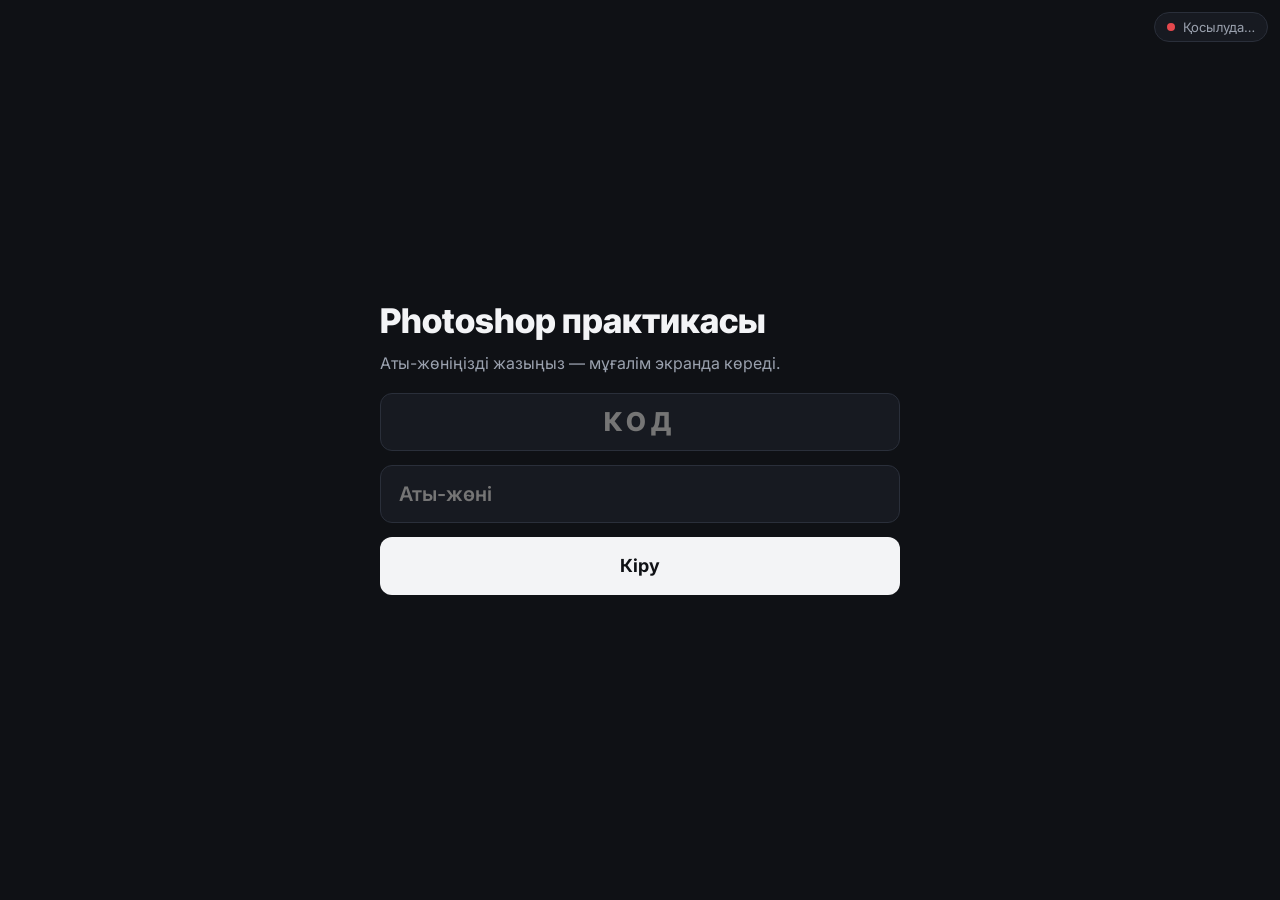
<file: photoshop/index.html>
<!DOCTYPE html>
<html lang="kk">
<head>
<meta charset="utf-8">
<meta name="viewport" content="width=device-width, initial-scale=1, maximum-scale=1, viewport-fit=cover">
<meta name="theme-color" content="#0F1115">
<title>Photoshop практикасы · ОН 2.1</title>
<link rel="preconnect" href="https://fonts.googleapis.com">
<link rel="preconnect" href="https://fonts.gstatic.com" crossorigin>
<link rel="stylesheet" href="https://fonts.googleapis.com/css2?family=Inter+Tight:wght@600;800&family=Inter:wght@400;500;600;700&display=swap">
<style>
:root{
  --bg:#0F1115;--s1:#171A21;--s2:#1F232C;--line:#2A2F3A;--tx:#F3F4F6;--mut:#9AA1AE;
  --a0:#E5484D;--a1:#3E7BFA;--a2:#F5A524;--a3:#2FB36D;--ok:#2FB36D;--bad:#E5484D;--xl:#107C41;
  --disp:"Inter Tight",Inter,system-ui,-apple-system,"Segoe UI",Roboto,sans-serif;
  --txt:Inter,system-ui,-apple-system,"Segoe UI",Roboto,sans-serif;
}
*{box-sizing:border-box;-webkit-tap-highlight-color:transparent}
html,body{margin:0;min-height:100%;background:var(--bg);color:var(--tx);font-family:var(--txt)}
body{overflow-x:hidden}
button{font:inherit;color:inherit;border:0;background:none;cursor:pointer;padding:0}
input{font:inherit}
.hidden{display:none!important}
.disp{font-family:var(--disp);letter-spacing:-.02em}
.mut{color:var(--mut)}
.btn{display:inline-flex;align-items:center;justify-content:center;gap:10px;height:52px;padding:0 24px;border-radius:12px;background:var(--tx);color:var(--bg);font-weight:700;font-size:17px;transition:transform .12s,opacity .2s}
.btn:active{transform:scale(.97)}
.btn.ghost{background:var(--s2);color:var(--tx)}
.btn.green{background:var(--xl);color:#fff}
.btn[disabled]{opacity:.4;pointer-events:none}
.net{position:fixed;top:12px;right:12px;z-index:50;display:flex;align-items:center;gap:8px;font-size:13px;color:var(--mut);background:var(--s1);border:1px solid var(--line);padding:6px 12px;border-radius:999px}
.net i{width:8px;height:8px;border-radius:50%;background:var(--bad)}
.net.on i{background:var(--ok)}
.net.on{opacity:0;pointer-events:none;transition:opacity .6s 1.5s}
.shape{width:28px;height:28px;flex:none}
@keyframes pop{0%{transform:scale(.6);opacity:0}70%{transform:scale(1.06)}100%{transform:scale(1);opacity:1}}
@keyframes up{from{transform:translateY(14px);opacity:0}to{transform:none;opacity:1}}
@keyframes shake{0%,100%{transform:none}20%{transform:translateX(-10px)}40%{transform:translateX(9px)}60%{transform:translateX(-6px)}80%{transform:translateX(4px)}}
.up{animation:up .35s ease both}

/* ---------- Excel-like sheet ---------- */
.xl{background:#fff;color:#1F1F1F;border-radius:12px;overflow:hidden;font-family:"Segoe UI",Calibri,Inter,system-ui,sans-serif;border:1px solid #D4D4D4}
.xl .fb{display:flex;align-items:stretch;border-bottom:1px solid #D4D4D4;min-height:38px;font-size:15px}
.xl .nb{width:52px;flex:none;display:flex;align-items:center;justify-content:center;border-right:1px solid #D4D4D4;font-weight:600;color:#333}
.xl .fx{width:30px;flex:none;display:flex;align-items:center;justify-content:center;color:#777;font-style:italic;font-family:Georgia,serif;border-right:1px solid #E6E6E6}
.xl .fc{flex:1;display:flex;align-items:center;padding:0 10px;font-family:Consolas,"SF Mono",Menlo,monospace;font-size:14px;color:#1F1F1F;overflow:hidden;white-space:nowrap;text-overflow:ellipsis}
.xl .fc input{width:100%;height:30px;border:1px solid var(--xl);border-radius:4px;padding:0 8px;font:inherit;outline:none;color:#1F1F1F;background:#fff}
.xl table{border-collapse:collapse;width:100%;table-layout:fixed;font-size:15px}
.xl th{background:#F3F3F3;color:#555;font-weight:600;font-size:12px;height:24px;border:1px solid #E1E1E1}
.xl th.rh{width:30px}
.xl td{border:1px solid #E1E1E1;height:40px;padding:0 8px;overflow:hidden;white-space:nowrap;text-overflow:ellipsis}
.xl td.lb{color:#333;font-size:14px}
.xl td.v{text-align:right;font-variant-numeric:tabular-nums;font-weight:600;cursor:pointer}
.xl td.v.f{color:#0B5A2E}
.xl td.v.sel{outline:2px solid var(--xl);outline-offset:-2px;background:#F1F8F3}
.xl td.v.flash{animation:flash 1s ease}
@keyframes flash{0%{background:#C7EBD3}100%{background:transparent}}
.xl .colA{width:58%}
.xl.ro td.v{cursor:default}
.note{font-size:14px;line-height:1.45;color:var(--mut);background:var(--s1);border:1px solid var(--line);border-radius:10px;padding:10px 12px}
/* Goal seek dialog (Excel-like) */
.gsw{position:fixed;inset:0;z-index:35;background:rgba(0,0,0,.5);display:flex;align-items:flex-end;justify-content:center}
.gs{width:100%;max-width:480px;background:#fff;color:#1F1F1F;border-radius:16px 16px 0 0;padding:0 0 max(16px,env(safe-area-inset-bottom));animation:up .22s ease both;font-family:"Segoe UI",Inter,system-ui,sans-serif;max-height:88vh;overflow:auto}
.gs .tb{display:flex;align-items:center;justify-content:space-between;padding:14px 18px;border-bottom:1px solid #E6E6E6;font-weight:600;font-size:16px}
.gs .tb button{font-size:22px;color:#666;width:32px;height:32px}
.gs .bd{padding:14px 18px;display:flex;flex-direction:column;gap:14px}
.gs label{font-size:14px;color:#333;display:block;margin-bottom:6px}
.gs input{width:100%;height:44px;border:1px solid #BDBDBD;border-radius:6px;padding:0 12px;font-size:17px;color:#1F1F1F;background:#fff;outline:none}
.gs input:focus{border-color:var(--xl);box-shadow:0 0 0 1px var(--xl)}
.gs .refs{display:flex;gap:6px;flex-wrap:wrap;margin-top:8px}
.gs .refs button{height:32px;padding:0 12px;border-radius:6px;background:#F3F3F3;border:1px solid #DADADA;font-size:14px;font-weight:600;color:#333}
.gs .refs button.on{background:#E6F2EA;border-color:var(--xl);color:var(--xl)}
.gs .err{color:#C42B1C;font-size:14px;min-height:0}
.gs .ft{display:flex;gap:10px;justify-content:flex-end;padding:4px 18px 0}
.gs .ft button{min-width:110px;height:44px;border-radius:6px;font-weight:600;font-size:16px;border:1px solid #BDBDBD;background:#F7F7F7;color:#1F1F1F}
.gs .ft button.pri{background:var(--xl);border-color:var(--xl);color:#fff}
.gs .rs{font-size:15px;line-height:1.6}
.gs .rs b{font-variant-numeric:tabular-nums}

/* ---------- HOST ---------- */
.host{min-height:100vh;display:flex;flex-direction:column;padding:28px 40px 24px}
.htop{display:flex;align-items:center;justify-content:space-between;gap:20px;min-height:44px}
.tag{font-size:15px;font-weight:600;color:var(--mut);letter-spacing:.02em}
.hbody{flex:1;display:flex;flex-direction:column;justify-content:center;padding:18px 0}
.hctl{display:flex;justify-content:space-between;align-items:center;gap:12px}
.lobby{display:grid;grid-template-columns:minmax(0,1.05fr) minmax(0,1fr);gap:48px;align-items:center}
.lobby h1{font-size:clamp(34px,4vw,58px);line-height:1.02;margin:0 0 14px;font-weight:800}
.joinbox{background:var(--s1);border:1px solid var(--line);border-radius:20px;padding:22px 26px;margin-top:22px}
.joinbox .lbl{font-size:14px;color:var(--mut);font-weight:600;margin-bottom:8px}
.joinbox .url{font-size:clamp(17px,1.7vw,22px);font-weight:600;word-break:break-all}
.code{font-family:var(--disp);font-weight:800;font-size:clamp(48px,6vw,88px);letter-spacing:.08em;line-height:1}
.plbox{background:var(--s1);border:1px solid var(--line);border-radius:20px;padding:24px 26px;min-height:46vh}
.pl{display:flex;flex-wrap:wrap;gap:10px;align-content:flex-start;max-height:58vh;overflow:auto}
.chip{background:var(--s2);border:1px solid var(--line);border-radius:999px;padding:12px 20px;font-weight:600;font-size:20px;animation:pop .35s ease both}
.chip:hover{border-color:var(--bad);text-decoration:line-through}
.count{font-family:var(--disp);font-size:20px;font-weight:800;margin-bottom:14px}
.qhead{display:flex;align-items:flex-start;gap:24px}
.kicker{font-size:15px;font-weight:700;color:var(--a3);letter-spacing:.04em;text-transform:uppercase;margin-bottom:8px}
.timer{font-family:var(--disp);font-weight:800;font-size:56px;min-width:110px;text-align:right;line-height:1}
.bar{height:6px;background:var(--s2);border-radius:6px;overflow:hidden;margin:18px 0 22px}
.bar i{display:block;height:100%;background:var(--tx);width:100%;transform-origin:left}
.qtext{font-family:var(--disp);font-weight:800;font-size:clamp(28px,3.2vw,46px);line-height:1.12;margin:0}
.hgrid{display:grid;grid-template-columns:minmax(0,1fr) 300px;gap:28px;align-items:stretch}
.tiles{display:grid;grid-template-columns:1fr 1fr;gap:14px;align-content:start}
.tile{position:relative;overflow:hidden;display:flex;align-items:center;gap:16px;padding:20px 22px;border-radius:14px;font-weight:700;font-size:clamp(18px,1.7vw,24px);min-height:84px;transition:opacity .35s}
.tile .cnt{margin-left:auto;font-family:var(--disp);font-weight:800;font-size:30px}
.tile .fill{position:absolute;left:0;bottom:0;height:6px;background:rgba(255,255,255,.55);transition:width .8s ease}
.t0{background:var(--a0)}.t1{background:var(--a1)}.t2{background:var(--a2);color:#1A1405}.t3{background:var(--a3)}
.tile.off{opacity:.22}
.tile.win{box-shadow:0 0 0 4px var(--tx)}
.side{background:var(--s1);border:1px solid var(--line);border-radius:16px;padding:18px;display:flex;flex-direction:column;gap:14px;min-height:0}
.big{font-family:var(--disp);font-weight:800;font-size:44px;line-height:1}
.feed{display:flex;flex-direction:column;gap:8px;overflow:hidden;flex:1}
.ev{font-size:15px;line-height:1.35;padding:10px 12px;background:var(--s2);border-radius:10px;animation:up .3s ease both}
.ev b{font-weight:700}
.ev.fr{border-left:3px solid #9BDCFF}.ev.sh{border-left:3px solid var(--a2)}.ev.x2{border-left:3px solid var(--a3)}.ev.ff{border-left:3px solid var(--a1)}.ev.ok{border-left:3px solid var(--ok)}
.hsheet{display:grid;grid-template-columns:minmax(0,1.1fr) minmax(0,1fr);gap:24px;align-items:start}
.hsheet .xl table{font-size:19px}.hsheet .xl td{height:48px}.hsheet .xl td.lb{font-size:18px}
.answer{background:var(--s1);border:1px solid var(--line);border-radius:16px;padding:24px}
.answer .val{font-family:var(--disp);font-weight:800;font-size:clamp(40px,4.6vw,64px);line-height:1.05;margin:6px 0 14px}
.answer .how{font-size:17px;line-height:1.5;color:var(--mut)}
.answer .how b{color:var(--tx)}
.stat{display:flex;flex-direction:column;gap:10px;margin-top:18px}
.stat .r{display:grid;grid-template-columns:130px 1fr 40px;align-items:center;gap:12px;font-size:16px;font-weight:600}
.stat .tr{height:12px;background:var(--s2);border-radius:6px;overflow:hidden}
.stat .tr i{display:block;height:100%;border-radius:6px;transition:width .8s ease}
.board{display:flex;flex-direction:column;gap:12px;max-width:900px;width:100%;margin:0 auto}
.row{display:grid;grid-template-columns:56px 1fr auto;align-items:center;gap:16px;background:var(--s1);border:1px solid var(--line);border-radius:14px;padding:16px 22px;font-size:24px;font-weight:700;animation:up .4s ease both}
.row .n{font-family:var(--disp);font-weight:800;color:var(--mut)}
.row .sc{font-family:var(--disp);font-weight:800}
.row .d{font-size:15px;color:var(--ok);font-weight:700;margin-left:12px}
.row.first{background:var(--tx);color:var(--bg)}.row.first .n{color:var(--bg)}
.h2{font-family:var(--disp);font-weight:800;font-size:clamp(34px,4vw,56px);margin:0 0 28px;text-align:center}
.podium{display:flex;align-items:flex-end;justify-content:center;gap:18px;margin:10px 0 30px}
.pod{width:min(240px,28vw);text-align:center}
.pod .nm{font-size:24px;font-weight:700;margin-bottom:10px;word-break:break-word;animation:up .5s ease both}
.pod .blk{border-radius:14px 14px 0 0;background:var(--s2);border:1px solid var(--line);border-bottom:0;display:flex;flex-direction:column;align-items:center;padding-top:18px;gap:6px;transform-origin:bottom;animation:grow .9s cubic-bezier(.2,.8,.2,1) both}
.pod .pl1{background:var(--tx);color:var(--bg)}
.pod .place{font-family:var(--disp);font-weight:800;font-size:56px;line-height:1}
.pod .pts{font-size:16px;font-weight:600;opacity:.75}
@keyframes grow{from{transform:scaleY(0)}to{transform:scaleY(1)}}

/* ---------- PLAYER ---------- */
.ply{min-height:100vh;min-height:100dvh;display:flex;flex-direction:column;padding:max(14px,env(safe-area-inset-top)) 14px max(16px,env(safe-area-inset-bottom))}
.pc{flex:1;display:flex;flex-direction:column;justify-content:center;gap:14px;max-width:520px;width:100%;margin:0 auto}
.pw-wrap{max-width:520px;width:100%;margin:0 auto}
.pc h1{font-family:var(--disp);font-weight:800;font-size:34px;line-height:1.05;margin:0}
.field{width:100%;height:58px;border-radius:12px;border:1px solid var(--line);background:var(--s1);color:var(--tx);padding:0 18px;font-size:20px;font-weight:600;outline:none}
.field:focus{border-color:var(--mut)}
.field.codef{text-transform:uppercase;letter-spacing:.2em;font-family:var(--disp);font-weight:800;text-align:center;font-size:26px}
.pbar{display:flex;align-items:center;justify-content:space-between;gap:10px;font-size:14px;font-weight:600;color:var(--mut)}
.pbar .me{color:var(--tx);max-width:50%;overflow:hidden;text-overflow:ellipsis;white-space:nowrap}
.ptimer{height:5px;background:var(--s2);border-radius:5px;overflow:hidden;margin:10px 0 4px}
.ptimer i{display:block;height:100%;background:var(--tx);transform-origin:left}
.pk{font-size:12px;font-weight:700;color:var(--a3);letter-spacing:.05em;text-transform:uppercase;margin-top:12px}
.pq{font-family:var(--disp);font-weight:800;font-size:clamp(20px,5.4vw,26px);line-height:1.2;margin:6px 0 12px}
.answers{display:grid;grid-template-columns:1fr;gap:10px}
.ans{display:flex;align-items:center;gap:14px;text-align:left;padding:15px 16px;border-radius:14px;font-weight:700;font-size:17px;line-height:1.25;min-height:62px;transition:transform .12s,opacity .25s}
.ans:active{transform:scale(.97)}
.ans.gone{opacity:.12;pointer-events:none}
.tools{display:flex;gap:8px;margin:10px 0}
.tools .btn{height:46px;font-size:15px;padding:0 14px;flex:1}
.ansrow{display:flex;gap:8px;margin-top:4px}
.ansrow .field{height:54px;font-size:20px;flex:1;min-width:0}
.ansrow .btn{height:54px;flex:none}
.unit{font-size:13px;color:var(--mut);margin-top:6px}
.pw{display:grid;grid-template-columns:repeat(3,1fr);gap:8px;margin-top:12px}
.pwb{position:relative;display:flex;flex-direction:column;align-items:center;gap:4px;padding:10px 4px;border-radius:12px;background:var(--s1);border:1px solid var(--line);font-size:13px;font-weight:600}
.pwb svg{width:22px;height:22px}
.pwb .k{position:absolute;top:6px;right:8px;font-size:12px;color:var(--mut);font-weight:700}
.pwb[disabled]{opacity:.3;pointer-events:none}
.pwb.on{border-color:var(--a3);color:var(--a3)}
.shld{display:flex;align-items:center;gap:8px;font-size:13px;color:var(--mut);margin-top:8px;justify-content:center}
.shld svg{width:16px;height:16px}
.wait{text-align:center;display:flex;flex-direction:column;align-items:center;gap:14px}
.ring{width:84px;height:84px;border-radius:50%;border:4px solid var(--s2);border-top-color:var(--tx);animation:spin 1s linear infinite}
@keyframes spin{to{transform:rotate(360deg)}}
.res{flex:1;display:flex;flex-direction:column;align-items:center;justify-content:center;text-align:center;gap:10px;border-radius:20px;padding:28px}
.res.good{background:var(--ok)}.res.bad{background:var(--bad);animation:shake .5s ease}.res.none{background:var(--s1)}
.res .big{font-size:50px}
.res .pts{font-family:var(--disp);font-weight:800;font-size:30px;background:rgba(0,0,0,.18);padding:8px 18px;border-radius:999px}
.res .rk{font-size:17px;font-weight:600;opacity:.92}
.sheet{position:fixed;inset:0;z-index:30;background:rgba(0,0,0,.55);display:flex;align-items:flex-end}
.sheet .in{width:100%;max-height:75vh;overflow:auto;background:var(--s1);border-radius:20px 20px 0 0;padding:20px 16px max(20px,env(safe-area-inset-bottom));animation:up .25s ease both}
.sheet h3{margin:0 0 4px;font-family:var(--disp);font-size:22px}
.tg{display:flex;justify-content:space-between;align-items:center;width:100%;padding:14px 16px;border-radius:12px;background:var(--s2);margin-top:8px;font-weight:600;font-size:17px}
.toast{position:fixed;left:50%;bottom:max(24px,env(safe-area-inset-bottom));transform:translateX(-50%);z-index:60;background:var(--tx);color:var(--bg);padding:12px 18px;border-radius:12px;font-weight:600;font-size:15px;max-width:90vw;text-align:center;animation:up .25s ease both}
/* ice */
#ice{position:fixed;inset:0;z-index:40;display:flex;flex-direction:column;align-items:center;justify-content:center;gap:10px;text-align:center;padding:24px;color:#08263A;
  background:radial-gradient(120% 80% at 50% 45%,#EAF7FF 0%,#CDEBFD 55%,#A9D9F7 100%);
  user-select:none;-webkit-user-select:none;touch-action:manipulation;animation:freeze .35s ease both}
#ice.melt{animation:melt .5s ease forwards}
#ice.hit{animation:hit .12s ease}
#ice svg.frost{position:absolute;inset:0;width:100%;height:100%;pointer-events:none}
#ice .flake{position:absolute;color:#fff;opacity:.55;pointer-events:none}
#ice .flake svg{width:100%;height:100%}
#ice .it1{font-family:var(--disp);font-weight:800;font-size:34px;position:relative}
#ice .it2{font-size:17px;font-weight:600;position:relative}
#ice .taps{position:relative;font-family:var(--disp);font-weight:800;font-size:64px;line-height:1}
#ice path.crack{stroke:#5FA9D6;stroke-width:3;fill:none;stroke-linecap:round;opacity:0;transition:opacity .15s}
@keyframes freeze{from{opacity:0;transform:scale(1.04)}to{opacity:1;transform:none}}
@keyframes melt{to{opacity:0;transform:scale(1.03)}}
@keyframes hit{50%{transform:scale(.985) rotate(-.4deg)}}
canvas#cf{position:fixed;inset:0;width:100%;height:100%;pointer-events:none;z-index:45}
@media (max-width:900px){.lobby,.hgrid,.hsheet{grid-template-columns:1fr}.host{padding:20px}}
@media (min-width:600px){.answers{grid-template-columns:1fr 1fr}.ans{min-height:96px}}

.xl .fb .ok,.xl .fb .no{width:38px;flex:none;display:flex;align-items:center;justify-content:center;font-size:20px;font-weight:700;border-right:1px solid #E6E6E6}
.xl .fb .ok{color:var(--xl)}.xl .fb .no{color:#C42B1C}
.xl .fc input{font-size:16px}
.kb{display:flex;gap:6px;overflow-x:auto;padding:8px;background:#F3F3F3;border-bottom:1px solid #D4D4D4;scrollbar-width:none}
.kb::-webkit-scrollbar{display:none}
.kb button{flex:none;min-width:40px;height:38px;padding:0 10px;border-radius:6px;background:#fff;border:1px solid #D0D0D0;font-family:Consolas,"SF Mono",Menlo,monospace;font-size:16px;font-weight:600;color:#1F1F1F}
.kb button.r{color:var(--xl);border-color:#9FCFB2}
.xl td.v.ed{background:#FFFDF2}
.xl td.v.ed:empty::after,.xl td.v.blank::after{content:"…";color:#B8B8B8;font-weight:400}
.xl td.v.err{color:#C42B1C}
.xl td.v.ref{background:#E8F4EC}
.mode{display:flex;gap:10px;margin-top:18px;flex-wrap:wrap}
.mode button{height:48px;padding:0 20px;border-radius:12px;background:var(--s2);border:1px solid var(--line);font-weight:700;font-size:16px;color:var(--mut)}
.mode button.on{background:var(--tx);color:var(--bg);border-color:var(--tx)}
.howf{font-family:Consolas,"SF Mono",Menlo,monospace;color:var(--tx);background:var(--s2);padding:2px 8px;border-radius:6px}
.pmod{position:fixed;inset:0;z-index:95;background:rgba(0,0,0,.6);display:flex;align-items:flex-start;justify-content:center;padding:40px 16px;overflow:auto}.pmbox{width:100%;max-width:560px;background:var(--s1);border:1px solid var(--line);border-radius:18px;padding:20px;display:flex;flex-direction:column;gap:12px}.pmtop{display:flex;justify-content:space-between;align-items:center;gap:12px}.pmtop h3{margin:0;font-family:var(--disp);font-size:24px}.pmnote{margin:0;font-size:14px;color:var(--mut)}.pmlist{display:flex;flex-direction:column;gap:6px;max-height:60vh;overflow:auto}.pmrow{display:flex;justify-content:space-between;align-items:center;gap:10px;background:var(--s2);border-radius:10px;padding:8px 8px 8px 14px;font-weight:600;font-size:16px}.pmrow .btn{height:38px;font-size:14px;padding:0 14px}.pmdel.warn{color:var(--bad);border:1px solid var(--bad)}
.tgrid{display:grid;grid-template-columns:minmax(0,.85fr) minmax(0,1.15fr);gap:28px;align-items:start;margin-top:4px}
.steps{background:var(--s1);border:1px solid var(--line);border-radius:16px;padding:20px 24px}
.steps ol{margin:0;padding-left:24px;display:flex;flex-direction:column;gap:10px;font-size:19px;line-height:1.4}
.crit{display:flex;flex-wrap:wrap;gap:8px;margin-top:14px}
.crit span{font-size:13px;font-weight:600;color:var(--mut);background:var(--s2);border:1px solid var(--line);border-radius:999px;padding:6px 12px}
.gal{display:grid;grid-template-columns:repeat(auto-fill,minmax(150px,1fr));gap:12px;max-height:52vh;overflow:auto;align-content:start}
.gal.big{grid-template-columns:repeat(auto-fill,minmax(200px,1fr));max-height:60vh}
.thumb{position:relative;display:flex;flex-direction:column;background:var(--s1);border:1px solid var(--line);border-radius:12px;overflow:hidden;text-align:left;animation:pop .35s ease both;transition:transform .15s,border-color .15s}
.thumb:hover{transform:translateY(-2px);border-color:var(--mut)}
.thumb img{width:100%;aspect-ratio:4/3;object-fit:contain;background:#fff;display:block}
.thumb .ph{width:100%;aspect-ratio:4/3;display:flex;align-items:center;justify-content:center;color:var(--mut)}
.thumb .cap{display:flex;align-items:center;gap:8px;padding:8px 10px;font-size:14px;font-weight:600}
.thumb .cap span{flex:1;overflow:hidden;text-overflow:ellipsis;white-space:nowrap}
.thumb .cap b{color:#FF7A85;font-size:13px}
.thumb .cap i{font-style:normal;color:#111;font-weight:800;border-radius:6px;padding:0 6px}
.lb{position:fixed;inset:0;z-index:70;background:#0A0B0E;display:flex;flex-direction:column;padding:18px 28px;gap:14px}
.lbtop{display:flex;align-items:center;gap:16px}
.lbn{font-family:var(--disp);font-weight:800;font-size:30px;flex:1}
.lbimg{flex:1;min-height:0;display:flex;align-items:center;justify-content:center}
.lbimg img{max-width:100%;max-height:100%;object-fit:contain;border-radius:8px;background:#fff}
.lbbar{display:flex;align-items:center;justify-content:space-between;gap:12px}
.btn.grade{background:var(--s2);color:var(--tx);border:2px solid transparent}
.btn.grade.on{border-color:var(--gc);color:var(--gc)}
.psteps{margin:0 0 4px;padding-left:22px;display:flex;flex-direction:column;gap:8px;font-size:16px;line-height:1.4}
.pzl{font-size:12px;font-weight:700;color:var(--a2);letter-spacing:.05em;text-transform:uppercase}
.upbox{display:flex;flex-direction:column;gap:10px}
.drop{display:flex;flex-direction:column;align-items:center;justify-content:center;gap:6px;padding:24px 16px;border:2px dashed var(--line);border-radius:16px;background:var(--s1);text-align:center;cursor:pointer}
.drop svg{width:30px;height:30px}
.drop b{font-size:18px}
.drop span{font-size:13px;color:var(--mut)}
.prev{width:100%;max-height:46vh;object-fit:contain;border-radius:12px;background:#fff}
.okline{font-size:15px;font-weight:600;color:var(--ok)}
.gbadge{display:inline-block;padding:10px 18px;border-radius:999px;font-weight:700;font-size:17px;color:#111}
label.btn{cursor:pointer}
a.btn{text-decoration:none}
a.btn svg{width:18px;height:18px}
.tg.on{background:var(--tx);color:var(--bg)}
@media (max-width:900px){.tgrid{grid-template-columns:1fr}}
.setrow{display:flex;align-items:center;gap:12px;margin-top:16px;flex-wrap:wrap;font-size:15px}
.setrow .mode button{height:40px;font-size:14px;padding:0 14px}
.langsw{display:flex;align-items:center;gap:6px;margin:4px 0 10px;font-size:13px}
.langsw button{height:30px;padding:0 12px;border-radius:999px;background:var(--s2);border:1px solid var(--line);font-size:13px;font-weight:700;color:var(--mut)}
.langsw button.on{background:var(--tx);color:var(--bg);border-color:var(--tx)}
.exd{margin:10px 0 0;background:var(--s1);border:1px solid var(--line);border-radius:12px;padding:10px 12px}
.exd summary{font-weight:700;font-size:15px;cursor:pointer}
.exd img{width:100%;border-radius:8px;margin-top:10px;display:block}
.exh{width:100%;max-height:150px;object-fit:contain;background:#fff;border-radius:10px;margin-bottom:14px;display:block}
.ed{position:fixed;inset:0;z-index:80;background:var(--bg);overflow:auto;padding:24px 32px}
.edtop{display:flex;align-items:center;justify-content:space-between;gap:16px;margin-bottom:18px;flex-wrap:wrap}
.edcols{display:grid;grid-template-columns:minmax(0,1fr) minmax(0,1.1fr);gap:24px;align-items:start}
.edh{font-size:14px;font-weight:700;color:var(--mut);text-transform:uppercase;letter-spacing:.05em;margin-bottom:10px}
.edlist{display:flex;flex-direction:column;gap:8px}
.edrow{display:flex;align-items:center;gap:10px;background:var(--s1);border:1px solid var(--line);border-radius:12px;padding:8px 10px}
.edrow .n{font-family:var(--disp);font-weight:800;width:22px;text-align:center;color:var(--mut)}
.edrow img,.edrow .noimg{width:64px;height:44px;object-fit:cover;border-radius:6px;background:var(--s2);flex:none}
.edrow .tt{flex:1;min-width:0;display:flex;flex-direction:column;gap:2px}
.edrow .tt b{font-size:15px;overflow:hidden;text-overflow:ellipsis;white-space:nowrap}
.edrow .tt span{font-size:12px}
.mins{display:flex;align-items:center;gap:4px;font-size:14px;font-weight:700;white-space:nowrap}
.mins button,.ib{width:32px;height:32px;border-radius:8px;background:var(--s2);border:1px solid var(--line);font-weight:700;font-size:15px}
.ib[disabled]{opacity:.3}
.ib.del:hover{border-color:var(--bad);color:var(--bad)}
.bgrid{display:grid;grid-template-columns:repeat(auto-fill,minmax(190px,1fr));gap:12px}
.bcard{display:flex;flex-direction:column;background:var(--s1);border:1px solid var(--line);border-radius:12px;overflow:hidden}
.bcard.on{border-color:var(--ok)}
.bcard img{width:100%;aspect-ratio:16/10;object-fit:cover;background:#fff}
.bcard .bt{display:flex;flex-direction:column;gap:2px;padding:10px 12px;flex:1}
.bcard .bt b{font-size:14px;line-height:1.3}
.bcard .bt span{font-size:12px}
.bcard .btn{height:40px;font-size:14px;margin:0 12px 12px;border-radius:10px}
.edm{position:fixed;inset:0;z-index:90;background:rgba(0,0,0,.6);display:flex;align-items:flex-start;justify-content:center;overflow:auto;padding:30px 16px}
.edbox{width:100%;max-width:980px;background:var(--s1);border:1px solid var(--line);border-radius:18px;padding:22px;display:flex;flex-direction:column;gap:16px}
.edform{display:grid;grid-template-columns:1fr 1fr;gap:16px}
.ff{display:flex;flex-direction:column;gap:6px}
.ff.wide{grid-column:1 / -1}
.ff label{font-size:13px;font-weight:700;color:var(--mut)}
.ff input,.ff textarea,.ff select{background:var(--bg);color:var(--tx);border:1px solid var(--line);border-radius:10px;padding:10px 12px;font:inherit;font-size:15px;outline:none}
.ff textarea{resize:vertical;line-height:1.45}
.ff input:focus,.ff textarea:focus{border-color:var(--mut)}
.hint{font-size:13px;color:var(--mut)}
.hint code{background:var(--s2);padding:2px 6px;border-radius:6px;color:var(--tx)}
.pvh{display:flex;align-items:center;justify-content:space-between}
.pvh .mode button{height:34px;font-size:13px;padding:0 12px}
.pv{margin:0;padding:12px 12px 12px 32px;background:var(--bg);border-radius:10px;display:flex;flex-direction:column;gap:6px;font-size:15px;line-height:1.4}
@media (max-width:900px){.edcols,.edform{grid-template-columns:1fr}}
.vgrid{display:grid;grid-template-columns:1fr 1fr;gap:10px}
.vcard{background:var(--s1);border:1px solid var(--line);border-radius:12px;overflow:hidden;display:flex;flex-direction:column}
.vcard.own{opacity:.7}
.vimg{display:flex;align-items:center;justify-content:center;width:100%;aspect-ratio:4/3;background:#fff;font-size:12px}
.vimg img{width:100%;height:100%;object-fit:contain}
.vname{font-size:13px;font-weight:700;padding:8px 10px 2px;overflow:hidden;text-overflow:ellipsis;white-space:nowrap}
.stars{display:flex;justify-content:space-between;padding:2px 6px 8px}
.stars button{font-size:22px;line-height:1;color:#3A3F4B;padding:4px 2px;flex:1}
.stars button.on{color:#F5A524}
.stars.big{gap:2px;padding:0;flex:1;min-width:0}
.stars.big button{font-size:32px;padding:4px 0}
.pview{position:fixed;inset:0;z-index:65;background:#0A0B0E;display:flex;flex-direction:column;padding:max(12px,env(safe-area-inset-top)) 12px max(14px,env(safe-area-inset-bottom));gap:10px}
.pvtop{display:flex;align-items:center;gap:10px}
.pvtop b{flex:1;font-size:18px;overflow:hidden;text-overflow:ellipsis;white-space:nowrap}
.pvtop .btn{height:42px;font-size:15px}
.pvimg{flex:1;min-height:0;display:flex;align-items:center;justify-content:center}
.pvimg img{max-width:100%;max-height:100%;object-fit:contain;border-radius:8px;background:#fff}
.pvbar{display:flex;align-items:center;justify-content:space-between;gap:8px}
.pvbar .btn{height:48px;width:48px;padding:0;flex:none}
.race{display:flex;flex-direction:column;gap:6px;margin-bottom:14px;max-height:34vh;overflow:auto}
.rrow{display:grid;grid-template-columns:34px 1fr auto 60px;align-items:center;gap:10px;background:var(--s1);border:1px solid var(--line);border-radius:10px;padding:8px 12px;font-size:16px;font-weight:600}
.rrow.fin{border-color:var(--ok)}
.rrow .rp{font-family:var(--disp);font-weight:800;color:var(--ok);text-align:center}
.rrow .rn{overflow:hidden;text-overflow:ellipsis;white-space:nowrap}
.rrow .rd{display:flex;gap:5px;align-items:center}
.rrow .rd i{width:12px;height:12px;border-radius:50%;background:var(--s2);border:1px solid var(--line)}
.rrow .rd i.g{background:var(--ok);border-color:var(--ok)}
.rrow .rd i.b{background:var(--bad);border-color:var(--bad)}
.rrow .rd i.cam{width:auto;height:auto;border:0;background:none;font-style:normal;font-size:14px;color:var(--mut)}
.rrow .rd i.cam.g{color:var(--ok);background:none}
.rrow .rt{text-align:right;font-variant-numeric:tabular-nums;color:var(--mut)}
.rrow.fin .rt{color:var(--ok)}
.dt{display:flex;flex-direction:column;gap:8px;margin:12px 0 0}
.dtw{overflow-x:auto;border-radius:10px;border:1px solid #D4D4D4}
.dt table{border-collapse:collapse;background:#fff;color:#1f1f1f;font-size:14px;width:100%}
.dt th{background:#F3F3F3;color:#666;font-size:11px;font-weight:600;padding:3px 6px;border:1px solid #E1E1E1}
.dt td{border:1px solid #E1E1E1;padding:5px 8px;white-space:nowrap}
.dt td.num{text-align:right;font-variant-numeric:tabular-nums}
.hints{margin:10px 0 0;padding-left:20px;display:flex;flex-direction:column;gap:6px;font-size:14px;line-height:1.4}
.chkbox{display:flex;flex-direction:column;gap:10px;margin:14px 0;background:var(--s1);border:1px solid var(--line);border-radius:14px;padding:14px}
.chf{display:grid;grid-template-columns:1fr auto;gap:6px;align-items:center}
.chf label{grid-column:1 / -1;font-size:14px;font-weight:600}
.chf input{height:48px;border-radius:10px;border:1px solid var(--line);background:var(--bg);color:var(--tx);padding:0 12px;font-size:18px;font-weight:600;outline:none;min-width:0}
.chf .chopts{display:flex;flex-wrap:wrap;gap:6px}
.chf .chopts button{height:40px;padding:0 12px;border-radius:10px;background:var(--s2);border:1px solid var(--line);font-size:14px;font-weight:600}
.chf .chopts button.on{background:var(--tx);color:var(--bg)}
.chf .chs{font-size:22px;font-weight:800;width:24px;text-align:center}
.chf.good input,.chf.good .chopts button.on{border-color:var(--ok)}
.chf.good .chs{color:var(--ok)}
.chf.bad input,.chf.bad .chopts button.on{border-color:var(--bad)}
.chf.bad .chs{color:var(--bad)}
.chkst{font-size:15px;line-height:1.4}
.okc{color:var(--ok)}.badc{color:#FF8A8F}
.noimg2{width:100%;aspect-ratio:16/10;display:flex;align-items:center;justify-content:center;text-align:center;padding:12px;background:var(--s2);color:var(--mut);font-weight:700;font-size:14px}
.tgrid .steps{max-height:calc(100vh - 300px);overflow:auto}
.tgrid .gal{max-height:calc(100vh - 420px)}
:root{--g5:#2FB36D;--g4:#3E7BFA;--g3:#F5A524;--g2:#E5484D}
.fhost{padding:22px 28px}
.ftop{display:flex;justify-content:space-between;align-items:flex-end;gap:16px;margin:10px 0 14px;flex-wrap:wrap}
.fbtns{display:flex;gap:8px;flex-wrap:wrap}.fbtns .btn{height:42px;font-size:14px;padding:0 14px}
.fwrap{flex:1;overflow:auto;border:1px solid var(--line);border-radius:14px;margin-bottom:14px;max-height:calc(100vh - 250px)}
.fm{border-collapse:separate;border-spacing:0;width:100%;font-size:14px}
.fm th,.fm td{border-bottom:1px solid var(--line);border-right:1px solid var(--line);padding:6px 8px;text-align:center;white-space:nowrap}
.fm thead th{position:sticky;top:0;background:var(--s1);z-index:2;font-weight:800;font-size:13px}
.fm thead th small{display:block;font-weight:500;color:var(--mut);font-size:11px;max-width:90px;overflow:hidden;text-overflow:ellipsis}
.fm th.nm{position:sticky;left:0;background:var(--s1);text-align:left;z-index:1;min-width:150px;max-width:200px;overflow:hidden;text-overflow:ellipsis}
.fm thead th.nm{z-index:3}
.fm th.nm small{margin-left:8px;color:var(--a3);font-weight:700}
.fm td.t{min-width:64px;cursor:default;position:relative}
.fm td[data-c]{cursor:pointer}.fm td[data-c]:hover{background:var(--s2)}
.fm td.t small{display:block;color:var(--mut);font-size:12px;font-variant-numeric:tabular-nums}
.fm td.t b{display:inline-block;min-width:26px;padding:1px 6px;border-radius:6px;color:#111;font-size:15px;font-weight:800}
.fm td.t b.g5{background:var(--g5)}.fm td.t b.g4{background:var(--g4);color:#fff}.fm td.t b.g3{background:var(--g3)}.fm td.t b.g2{background:var(--g2);color:#fff}
.fm td.t.tgr b{outline:2px solid var(--tx)}
.fm td.t.run{background:rgba(245,165,36,.08)}
.fm td.t.done{background:rgba(47,179,109,.08)}
.fm td.t em{position:absolute;top:2px;right:4px;font-style:normal;font-size:10px;color:var(--ok)}
.fm .fd{display:flex;gap:3px;justify-content:center;margin-top:3px}.fm .fd i{width:7px;height:7px;border-radius:50%}.fm .fd i.g{background:var(--ok)}.fm .fd i.b{background:var(--bad)}
.fm td.q,.fm th.q{min-width:34px;color:var(--mut)}
.fm td.q.ok{color:var(--ok);font-weight:800}.fm td.q.no{color:var(--bad);font-weight:800}
.fm td.sum b{font-size:17px}.fm td.sum small{display:block;color:var(--mut);font-size:12px}
.btn.grade.g5.on{border-color:var(--g5);color:var(--g5)}.btn.grade.g4.on{border-color:var(--g4);color:var(--g4)}.btn.grade.g3.on{border-color:var(--g3);color:var(--g3)}.btn.grade.g2.on{border-color:var(--g2);color:var(--g2)}
.fnav{position:sticky;bottom:0;display:flex;gap:8px;padding:12px 0 calc(10px + env(safe-area-inset-bottom));background:linear-gradient(transparent,var(--bg) 30%);margin-top:16px}
.fnav .btn{height:52px}.fnav #fprev{width:56px;padding:0}.fnav #flist{flex:none;padding:0 14px}.fnav #fnext{flex:1;font-size:16px}
.fres{margin-top:12px;padding:14px;border-radius:12px;font-weight:700;font-size:16px}.fres.ok{background:rgba(47,179,109,.15);color:var(--ok)}.fres.no{background:rgba(229,72,77,.15);color:#FF8A8F}
.ans.pick{box-shadow:0 0 0 3px var(--tx)}
.fli b.si{display:inline-block;width:20px}.fli b.sok{color:var(--ok)}.fli b.sno{color:var(--bad)}.fli b.srun{color:var(--a2)}
.minelist{display:flex;flex-direction:column;gap:12px}
.mine{background:var(--s1);border:1px solid var(--line);border-radius:14px;padding:12px;display:flex;flex-direction:column;gap:8px}
.mine .mt{display:flex;justify-content:space-between;gap:10px;font-size:15px}
.mine img{width:100%;border-radius:8px;background:#fff}
.mine .btn{height:42px;font-size:14px}
.fm td.sum{cursor:pointer;min-width:120px}.fm td.sum:hover{background:var(--s2)}
.fm td.sum b{font-size:20px}.fm td.sum b.ovr{text-decoration:underline dotted}.fm td.sum span{font-size:12px;margin-left:4px}
.p100{display:flex;align-items:baseline;gap:8px;margin:0 0 10px}.p100 b{font-family:var(--disp);font-size:48px;font-weight:800}.p100 span{color:var(--mut);font-weight:700}
.fm th.sum,.fm td.sum{position:sticky;right:0;background:var(--s1);z-index:1;border-left:1px solid var(--line)}.fm thead th.sum{z-index:3}
.pmod{position:fixed;inset:0;z-index:95;background:rgba(0,0,0,.6);display:flex;align-items:flex-start;justify-content:center;padding:40px 16px;overflow:auto}.pmbox{width:100%;max-width:560px;background:var(--s1);border:1px solid var(--line);border-radius:18px;padding:20px;display:flex;flex-direction:column;gap:12px}.pmtop{display:flex;justify-content:space-between;align-items:center;gap:12px}.pmtop h3{margin:0;font-family:var(--disp);font-size:24px}.pmnote{margin:0;font-size:14px;color:var(--mut)}.pmlist{display:flex;flex-direction:column;gap:6px;max-height:60vh;overflow:auto}.pmrow{display:flex;justify-content:space-between;align-items:center;gap:10px;background:var(--s2);border-radius:10px;padding:8px 8px 8px 14px;font-weight:600;font-size:16px}.pmrow .btn{height:38px;font-size:14px;padding:0 14px}.pmdel.warn{color:var(--bad);border:1px solid var(--bad)}
.lbcm{display:flex;flex-direction:column;gap:8px;width:min(1100px,100%);margin:0 auto}
.lbcm textarea{width:100%;font:inherit;font-size:16px;padding:10px 12px;border-radius:12px;border:1px solid var(--line);background:var(--s1);color:inherit;resize:vertical;min-height:52px}
.lbcmr{display:flex;align-items:center;gap:10px;flex-wrap:wrap}
.qcm{display:flex;gap:6px;flex-wrap:wrap;flex:1}
.chipb{font:inherit;font-size:13px;padding:6px 10px;border-radius:999px;border:1px solid var(--line);background:transparent;color:inherit;cursor:pointer}
.chipb:hover{border-color:var(--a2)}
.fm td i.cmi{font-style:normal;font-size:11px;position:absolute;left:3px;top:2px}
.fm td.t{position:relative}
.fbk{margin:12px 0;padding:12px 14px;border-radius:14px;border:2px solid var(--a2);background:var(--s1);text-align:left}
.fbh{font-size:12px;text-transform:uppercase;letter-spacing:.06em;opacity:.7;margin-bottom:4px}
.fbg{font-size:17px}.fbg b{font-size:22px}.fbg b.g5,.fbpop b.g5{color:var(--g5)}.fbg b.g4{color:var(--g4)}.fbg b.g3{color:var(--g3)}.fbg b.g2{color:var(--g2)}
.fbt{font-size:16px;line-height:1.4;white-space:pre-wrap;word-break:break-word;margin-top:4px}
.mcm{font-size:14px;background:rgba(127,127,127,.12);padding:8px 10px;border-radius:10px;margin:6px 0}
.fbpop{position:fixed;left:12px;right:12px;top:12px;z-index:9999;max-width:520px;margin:0 auto;padding:14px 16px;border-radius:16px;background:var(--s2);color:var(--tx);box-shadow:0 12px 40px rgba(0,0,0,.45);border:2px solid var(--a2);animation:fbin .3s ease-out;cursor:pointer}
.fbpop .fbx{font-size:12px;opacity:.55;margin-top:6px}
@keyframes fbin{from{transform:translateY(-30px);opacity:0}to{transform:none;opacity:1}}
.itl{display:flex;flex-direction:column;gap:6px;max-height:52vh;overflow:auto;margin:4px 0}
.iti{display:grid;grid-template-columns:1fr auto auto auto;align-items:center;gap:10px;padding:10px 12px;border:1px solid var(--line);border-radius:12px;cursor:pointer;font-size:15px}
.iti input{width:18px;height:18px;accent-color:var(--a3)}
.iti.off{opacity:.5}.iti.off span{text-decoration:line-through}.iti.off{opacity:.6}
.itb{padding:6px 12px;font-size:13px;min-height:0}.itb.del{color:var(--bad)}
.offban{margin:0 0 10px;padding:10px 14px;border-radius:12px;border:1px solid var(--a2);background:rgba(245,165,36,.1);font-size:15px;display:flex;align-items:center;gap:10px;flex-wrap:wrap}.offban .btn{padding:6px 12px;min-height:0;font-size:14px}
.iti small{font-size:12px;white-space:nowrap}
.fm td.t b.g0{background:#8b1e2d;color:#fff}
.btn.grade.g0{--g0:#e5484d}.btn.grade.g0.on{border-color:#e5484d;color:#e5484d}
.fbg b.g0{color:#e5484d}
:root{--g0:#e5484d}
.tipai{border-color:rgba(124,92,255,.45)}.tipvp{border-color:rgba(46,196,140,.45)}
.hints a{color:var(--a2);word-break:break-all}
.bcard{position:relative}.aib{position:absolute;top:8px;left:8px;z-index:2;background:#1B1530;color:#fff;font-size:12px;font-weight:700;padding:3px 8px;border-radius:999px}
.fm th.thed{cursor:pointer}.fm th.thed:hover{color:var(--a2)}
.hostoff{position:fixed;left:10px;right:10px;top:10px;pointer-events:none;opacity:.97;z-index:9998;max-width:560px;margin:0 auto;padding:12px 14px;border-radius:14px;background:#2A1F06;color:#FFE7A8;border:1.5px solid #F5A524;box-shadow:0 10px 30px rgba(0,0,0,.4);display:flex;flex-direction:column;gap:4px;font-size:14px;line-height:1.35}
.hostoff b{font-size:15px;color:#FFD166}
.goal{margin:4px 0 12px;padding:12px 14px;border-radius:12px;background:rgba(245,165,36,.12);border:1px solid rgba(245,165,36,.45);font-size:16px;line-height:1.45}
.goal b{display:block;font-size:13px;letter-spacing:.04em;text-transform:uppercase;color:var(--a2);margin-bottom:2px}
.psteps li,.steps ol li{line-height:1.55}
.mp{display:inline;background:rgba(124,92,255,.16);border:1px solid rgba(124,92,255,.35);border-radius:7px;padding:1px 6px;font-weight:600;white-space:normal;box-decoration-break:clone;-webkit-box-decoration-break:clone}
.mp i{font-style:normal;opacity:.55;margin:0 1px}
kbd{display:inline-block;font:600 .85em/1.3 ui-monospace,Menlo,Consolas,monospace;padding:1px 6px;border-radius:6px;border:1px solid var(--line);border-bottom-width:2px;background:var(--s2);white-space:nowrap}
.psteps a,.steps a{color:var(--a2);word-break:break-all}
.stepimg{display:block;position:relative;margin:8px 0 4px;border-radius:10px;overflow:hidden;border:1px solid var(--line);background:#323232}
.stepimg img{display:block;width:100%;height:auto}
.stepimg span{position:absolute;right:8px;bottom:8px;background:rgba(0,0,0,.55);color:#fff;border-radius:999px;padding:2px 8px;font-size:13px}

/* split layout: task left, work panel right (desktop only) */
.tkgrid{display:flex;flex-direction:column}
.tkL,.tkR{display:contents}
.tkgrid .goal{order:1}.tkgrid .psteps{order:3}.tkgrid .crit{order:4}.tkgrid .dt{order:5}.tkgrid .exd{order:6}.tkgrid .tkex{order:2}
.tkgrid .chkbox{order:8}.tkgrid .tktool{order:9}.tkgrid .tkup,.tkgrid .upbox{order:10}.tkgrid .fnav{order:11}
.tkh2{display:none}
.tkex a{display:block;cursor:zoom-in}
@media (min-width:1000px){
  .pw-wrap.tkw{max-width:1360px}
  .tkw .pq{font-size:28px}
  .tkgrid{display:grid;grid-template-columns:minmax(0,1fr) minmax(400px,480px);gap:28px;align-items:start}
  .tkL{display:block;min-width:0;max-width:820px}
  .tkR{display:flex;flex-direction:column;gap:12px;position:sticky;top:12px;max-height:calc(100vh - 24px);max-height:calc(100dvh - 24px);overflow:auto;
       background:var(--s1);border:1px solid var(--line);border-radius:18px;padding:16px 16px 0;scrollbar-width:thin}
  .tkR>*{margin-top:0!important;margin-bottom:0!important;flex-shrink:0}
  .tkR .exd{background:var(--s2)}
  .tkR .dtw{max-height:230px;overflow:auto}
  .tkR .exd img{max-height:min(300px,32vh);object-fit:contain;background:#fff}
  .tkR .fnav{position:sticky;bottom:0;margin-top:auto!important;padding:12px 0 14px;background:linear-gradient(transparent,var(--s1) 28%)}
  .tkh2{display:block;font-size:13px;font-weight:800;letter-spacing:.06em;text-transform:uppercase;color:var(--mut);margin:20px 0 10px}
  .tkL .psteps{font-size:17px;gap:12px}
  .tkL .psteps img{max-width:100%}
  .tkL .goal{font-size:17px}
}
</style>
</head>
<body>
<div id="net" class="net"><i></i><span>Қосылуда…</span></div>
<div id="app"></div>
<canvas id="cf" class="hidden"></canvas>
<script src="../mqtt.min.js"></script>
<script src="../jszip.min.js"></script>
<script>
"use strict";
const COURSE = {"ns": "psq1", "title": "СОӨЖ · ОН 2.1 · Adobe Photoshop", "joinTitle": "Photoshop практикасы", "tool": {"name": "Photopea", "url": "https://www.photopea.com"}, "quiz": [{"type": "mc", "t": 15, "q": "Қабаттарды топтау пернелері?", "a": ["Ctrl+E", "Ctrl+G", "Ctrl+J", "Ctrl+T"], "c": 1}, {"type": "mc", "t": 15, "q": "Қабаттың көшірмесін жасау (дубликат)?", "a": ["Ctrl+J", "Ctrl+D", "Ctrl+G", "Ctrl+Z"], "c": 0}, {"type": "mc", "t": 15, "q": "[[Свободное трансформирование|Free Transform]] пернелері?", "a": ["Ctrl+A", "Ctrl+R", "Ctrl+T", "Ctrl+M"], "c": 2}, {"type": "mc", "t": 18, "q": "[[Обтравочная маска|Clipping Mask]] не істейді?", "a": ["Қабатты жояды", "Жоғарғы қабат төменгі қабаттың пішіні ішінде ғана көрінеді", "Түсті инверттейді", "Файлды сақтайды"], "c": 1}, {"type": "mc", "t": 18, "q": "[[Слой-маска|Layer Mask]] ішіндегі қара түс нені білдіреді?", "a": ["Жасырады", "Көрсетеді", "Түсін өзгертеді", "Ештеңе"], "c": 0}, {"type": "mc", "t": 18, "q": "Сайттағы фотосуретке қай формат?", "a": ["PSD", "TIFF", "BMP", "JPG немесе WebP"], "c": 3}, {"type": "mc", "t": 18, "q": "Мөлдір фоны бар суретке қай формат?", "a": ["JPG", "PNG", "BMP", "CMYK TIFF"], "c": 1}, {"type": "mc", "t": 18, "q": "Экранға (веб) арналған түс моделі?", "a": ["CMYK", "Lab", "RGB", "Grayscale"], "c": 2}], "hotkeys": [{"q": "Градиент құралының пернесі?", "a": ["G", "B", "M", "L"], "c": 0, "for": ["ps-banner", "ps-insta"]}, {"q": "[[Обтравочная маска|Clipping Mask]] пернелері?", "a": ["Ctrl+G", "Alt+Ctrl+G", "Ctrl+J", "Shift+Ctrl+N"], "c": 1, "for": ["ps-clip", "ps-collage", "ps-avatar"]}, {"q": "Қабатты көшіру (дубликат)?", "a": ["Ctrl+C", "Ctrl+D", "Ctrl+J", "Alt+J"], "c": 2, "for": ["ps-states"]}, {"q": "[[Кривые|Curves]] терезесі?", "a": ["Ctrl+M", "Ctrl+L", "Ctrl+U", "Ctrl+B"], "c": 0, "for": ["ps-color"]}, {"q": "[[Уровни|Levels]] терезесі?", "a": ["Ctrl+M", "Ctrl+L", "Ctrl+I", "Ctrl+K"], "c": 1, "for": ["ps-duotone"]}, {"q": "[[Свободное трансформирование|Free Transform]]?", "a": ["Ctrl+T", "Ctrl+R", "Ctrl+A", "Ctrl+E"], "c": 0, "for": ["ps-youtube", "ps-mockup"]}, {"q": "[[Линейки|Rulers]] көрсету/жасыру?", "a": ["Ctrl+H", "Ctrl+R", "Ctrl+;", "Ctrl+'"], "c": 1, "for": ["ps-hero", "ps-mobile"]}, {"q": "Қабаттарды топтау?", "a": ["Ctrl+E", "Ctrl+G", "Ctrl+J", "Ctrl+Shift+E"], "c": 1, "for": ["ps-card", "ps-email"]}, {"q": "[[Инверсия выделения|Inverse selection]]?", "a": ["Ctrl+I", "Shift+Ctrl+I", "Ctrl+D", "Alt+Ctrl+I"], "c": 1, "for": ["ps-cutout"]}, {"q": "Мінсіз шеңбер салу үшін эллипсті салғанда қай пернені басып тұрамыз?", "a": ["Ctrl", "Alt", "Shift", "Tab"], "c": 2, "for": ["ps-avatar"]}, {"q": "Мәтін құралы?", "a": ["T", "X", "Y", "W"], "c": 0, "for": ["ps-texteffect"]}, {"q": "Суретті экранға толық сыйдыру?", "a": ["Ctrl+0", "Ctrl+1", "Ctrl+F", "Ctrl+9"], "c": 0}], "bank": [{"id": "ps-banner", "title": "Веб-баннер «Жеңілдік −30%»", "min": 8, "ex": "banner", "steps": ["Жаңа құжат: 1200×628 px — [[Файл → Создать|File → New]].", "Фонға градиент: [[инструмент «Градиент» (G)|Gradient Tool (G)]].", "Үлкен тақырып «Жеңілдік −30%»: [[инструмент «Горизонтальный текст» (T)|Horizontal Type Tool (T)]].", "Батырма: [[«Прямоугольник» (U)|Rectangle Tool (U)]] + бұрыш радиусы, үстіне «Сатып алу».", "Экспорт: [[Файл → Экспортировать → Экспортировать как|File → Export → Export As]] → JPG, немесе экран скриншоты. Жіберіңіз."], "crit": ["Тақырып оқылады", "Батырма бар", "Түстер үйлесімді"]}, {"id": "ps-clip", "title": "Мәтін ішіндегі фото (Clipping Mask)", "min": 6, "ex": "clip", "steps": ["Жаңа құжат: 1080×1080 px — [[Файл → Создать|File → New]].", "Өте жуан қаріппен үлкен мәтін жазыңыз (мысалы, атыңыз).", "Кез келген фото қосыңыз: [[Файл → Поместить встроенные|File → Place Embedded]].", "Фото қабаты мәтін қабатының ҮСТІНДЕ тұрсын.", "Фото қабатына: [[Слой → Создать обтравочную маску|Layer → Create Clipping Mask]] (Alt+Ctrl+G).", "Экспорт: [[Файл → Экспортировать → Экспортировать как|File → Export → Export As]] → JPG, немесе экран скриншоты. Жіберіңіз."], "crit": ["Фото тек мәтін ішінде", "Мәтін оқылады"]}, {"id": "ps-states", "title": "Батырманың 3 күйі", "min": 6, "ex": "states", "steps": ["Жаңа құжат: 900×400 px — [[Файл → Создать|File → New]]. Ақ фон.", "Батырма: [[«Прямоугольник» (U)|Rectangle Tool (U)]] + «Тіркелу» мәтіні.", "Қабат стильдері (қабатқа екі рет басу): [[Тень + Обводка|Drop Shadow + Stroke]].", "Ctrl+J-мен екі рет көшіріңіз: hover — түсі қоюлау, disabled — сұр.", "Үшеуін туралаңыз: [[панель «Выравнивание»|Align options]].", "Экспорт: [[Файл → Экспортировать → Экспортировать как|File → Export → Export As]] → JPG, немесе экран скриншоты. Жіберіңіз."], "crit": ["3 күй", "Көлеңке мен шекара", "Тураланған"]}, {"id": "ps-color", "title": "Түс коррекциясы: «дейін / кейін»", "min": 6, "ex": "r_lake", "steps": ["Телефондағы кез келген фотоны ашыңыз.", "Қабатты көшіріңіз (Ctrl+J) — бұл «кейін» нұсқасы.", "[[Изображение → Коррекция → Кривые|Image → Adjustments → Curves]] (Ctrl+M) немесе [[Уровни|Levels]] (Ctrl+L).", "Түсті сәл күшейтіңіз: [[Коррекция → Сочность|Adjustments → Vibrance]].", "[[Изображение → Размер холста|Image → Canvas Size]]: енін екі есе үлкейтіп, екі нұсқаны қатар қойыңыз.", "Экспорт: [[Файл → Экспортировать → Экспортировать как|File → Export → Export As]] → JPG, немесе экран скриншоты. Жіберіңіз."], "crit": ["Айырмашылық көрінеді", "Түстер табиғи"], "goal": "Сұр, күңгірт фотоны жарқын әрі терең етіп, «ДЕЙІН / КЕЙІН» салыстыру жасау."}, {"id": "ps-insta", "title": "Instagram пост: кофехана жаңалығы", "min": 8, "ex": "insta", "steps": ["Жаңа құжат: 1080×1080 px — [[Файл → Создать|File → New]].", "Фон: бір түс немесе фото. Үстіне жартылай мөлдір тіктөртбұрыш (Opacity 70–80%).", "Тақырып: «Жаңа дәм — Карамель латте». Кіші мәтін: баға, мекенжай.", "Логотип немесе белгіше: [[«Эллипс» (U)|Ellipse Tool (U)]] + бас әріп.", "Мәтін шетке 60 px-тен жақын тұрмасын.", "Экспорт: [[Файл → Экспортировать → Экспортировать как|File → Export → Export As]] → JPG, немесе экран скриншоты. Жіберіңіз."], "crit": ["Иерархия: тақырып → мәтін", "Шегіністер", "2–3 түс"]}, {"id": "ps-youtube", "title": "YouTube превью", "min": 8, "ex": "youtube", "steps": ["Жаңа құжат: 1280×720 px — [[Файл → Создать|File → New]].", "Фон: жарқын түс немесе фото.", "3–5 сөзден тұратын ІРІ тақырып (кемінде 120 px).", "Мәтінге контраст: [[Стиль слоя → Обводка / Тень|Layer Style → Stroke / Drop Shadow]].", "Бір назар аударатын элемент: көрсеткі, белгі немесе шеңбер.", "Экспорт: [[Файл → Экспортировать → Экспортировать как|File → Export → Export As]] → JPG, немесе экран скриншоты. Жіберіңіз."], "crit": ["Кішірейтсе де оқылады", "Контраст жоғары"]}, {"id": "ps-hero", "title": "Сайттың бірінші экраны (Hero)", "min": 10, "ex": "hero", "steps": ["Жаңа құжат: 1440×900 px — [[Файл → Создать|File → New]].", "Жоғарыда мәзір жолағы: логотип + 4 сілтеме. Тураланған ([[Выравнивание|Align]]).", "Сол жақта тақырып (2 жол), астында сипаттама (2–3 жол).", "Екі батырма: негізгі (толтырылған) және екінші (контур).", "Оң жақта сурет немесе фигуралар композициясы.", "Экспорт: [[Файл → Экспортировать → Экспортировать как|File → Export → Export As]] → JPG, немесе экран скриншоты. Жіберіңіз."], "crit": ["Тор/туралау", "Батырма иерархиясы", "Бос кеңістік"]}, {"id": "ps-mobile", "title": "Мобильді экран: тіркелу формасы", "min": 8, "ex": "mobile", "steps": ["Жаңа құжат: 390×844 px — [[Файл → Создать|File → New]].", "Тақырып «Тіркелу» және қысқа сипаттама.", "3 өріс: аты, email, құпиясөз — [[«Прямоугольник» (U)|Rectangle Tool (U)]], радиус 12 px.", "Негізгі батырма толық ені бойынша, төменде «Кіру» сілтемесі.", "Шеттен шегініс 24 px, өрістер арасы 16 px.", "Экспорт: [[Файл → Экспортировать → Экспортировать как|File → Export → Export As]] → JPG, немесе экран скриншоты. Жіберіңіз."], "crit": ["Бірдей шегіністер", "Батырма көзге түседі"]}, {"id": "ps-card", "title": "Тауар карточкасы", "min": 8, "ex": "card", "steps": ["Жаңа құжат: 800×800 px — [[Файл → Создать|File → New]]. Фон ашық сұр.", "Ақ карточка 360×520 px, радиус 16, жұмсақ көлеңке.", "Жоғарғы бөлігінде тауар суреті (фото немесе фигура).", "Атауы, бағасы (ірі, акцент түсте), «Себетке» батырмасы.", "Сурет карточка шетінен шықпасын: [[обтравочная маска|clipping mask]].", "Экспорт: [[Файл → Экспортировать → Экспортировать как|File → Export → Export As]] → JPG, немесе экран скриншоты. Жіберіңіз."], "crit": ["Баға көзге түседі", "Тураланған", "Көлеңке жұмсақ"]}, {"id": "ps-duotone", "title": "Duotone эффект", "min": 6, "ex": "duotone", "steps": ["Кез келген портрет немесе қала фотосын ашыңыз.", "[[Слой → Новый корректирующий слой → Карта градиента|Layer → New Adjustment Layer → Gradient Map]].", "Градиент: қою түс (күңгірт аймақ) → ашық түс (жарық аймақ).", "Үстіне қысқа ақ мәтін қосыңыз.", "Экспорт: [[Файл → Экспортировать → Экспортировать как|File → Export → Export As]] → JPG, немесе экран скриншоты. Жіберіңіз."], "crit": ["Екі түс қана", "Контраст сақталған"]}, {"id": "ps-texteffect", "title": "Мәтіндік эффект", "min": 6, "ex": "texteffect", "steps": ["Жаңа құжат: 1200×600 px — [[Файл → Создать|File → New]]. Қою фон.", "Бір сөз жазыңыз, жуан қаріп, 200 px-тен үлкен.", "[[Стиль слоя → Наложение градиента|Layer Style → Gradient Overlay]].", "Қосыңыз: [[Обводка|Stroke]] 4–6 px және [[Тень|Drop Shadow]].", "Экспорт: [[Файл → Экспортировать → Экспортировать как|File → Export → Export As]] → JPG, немесе экран скриншоты. Жіберіңіз."], "crit": ["Кемінде 3 стиль", "Оқылады"]}, {"id": "ps-collage", "title": "Фото-коллаж торы", "min": 8, "ex": "collage", "steps": ["Жаңа құжат: 1200×800 px — [[Файл → Создать|File → New]]. Ақ фон.", "3–4 фото орнына тіктөртбұрыштар салыңыз, арасы бірдей 20 px.", "Әр фотоны тіктөртбұрышқа «қиып салыңыз»: [[обтравочная маска|clipping mask]] (Alt+Ctrl+G).", "Бір блокқа тақырып мәтінін қойыңыз.", "Экспорт: [[Файл → Экспортировать → Экспортировать как|File → Export → Export As]] → JPG, немесе экран скриншоты. Жіберіңіз."], "crit": ["Бірдей аралықтар", "Фото ұяшықтан шықпайды"]}, {"id": "ps-cutout", "title": "Фонды ауыстыру", "min": 8, "ex": "cutout", "steps": ["Заты немесе адамы бар фото ашыңыз.", "[[Выделение → Предмет|Select → Subject]], керек болса [[Выделение и маска|Select and Mask]].", "Маска жасаңыз: [[Слой → Слой-маска → Показать выделенную область|Layer → Layer Mask → Reveal Selection]].", "Астына жаңа фон: түс, градиент немесе басқа фото.", "Затқа жұмсақ көлеңке қосыңыз.", "Экспорт: [[Файл → Экспортировать → Экспортировать как|File → Export → Export As]] → JPG, немесе экран скриншоты. Жіберіңіз."], "crit": ["Шеттері таза", "Көлеңке табиғи"]}, {"id": "ps-mockup", "title": "Телефон мокапы (Smart Object)", "min": 8, "ex": "r_hotelapp", "steps": ["Жаңа құжат: 1200×800 px — [[Файл → Создать|File → New]].", "Телефон корпусы: [[«Прямоугольник» (U)|Rectangle Tool (U)]] радиус 48, қара түс.", "Ішіне экран тіктөртбұрышы → [[Слой → Смарт-объект → Преобразовать в смарт-объект|Layer → Smart Objects → Convert to Smart Object]].", "Смарт-объектті ашып (екі рет басу), өз баннеріңізді немесе экраныңызды салыңыз, сақтаңыз.", "Фонға жұмсақ градиент және телефонға көлеңке.", "Экспорт: [[Файл → Экспортировать → Экспортировать как|File → Export → Export As]] → JPG, немесе экран скриншоты. Жіберіңіз."], "crit": ["Экран ішінде дизайн", "Көлеңке бар"], "goal": "Өз экраныңызды шынайы телефонның ішіне қойып, портфолиоға лайық мокап жасау."}, {"id": "ps-avatar", "title": "Профиль аватары", "min": 5, "ex": "avatar", "steps": ["Жаңа құжат: 800×800 px — [[Файл → Создать|File → New]].", "Шеңбер: [[«Эллипс» (U)|Ellipse Tool (U)]] Shift басып тұрып.", "Фотоны шеңбер ішіне: [[обтравочная маска|clipping mask]].", "Шеңберге [[Обводка|Stroke]] 8 px (градиент) және [[Тень|Drop Shadow]].", "Астына аты-жөні мен мамандығы.", "Экспорт: [[Файл → Экспортировать → Экспортировать как|File → Export → Export As]] → JPG, немесе экран скриншоты. Жіберіңіз."], "crit": ["Мінсіз шеңбер", "Мәтін ортада"]}, {"id": "ps-email", "title": "Email-хаттың шапкасы", "min": 6, "ex": "email", "steps": ["Жаңа құжат: 600×220 px — [[Файл → Создать|File → New]].", "Сол жақта логотип, оң жақта қысқа ұран.", "Фон: бренд түсі немесе жеңіл өрнек.", "Мәтін көлемі 24 px-тен кем емес; [[Выравнивание по вертикали|Align vertical centers]].", "Экспорт: [[Файл → Экспортировать → Экспортировать как|File → Export → Export As]] → JPG, немесе экран скриншоты. Жіберіңіз."], "crit": ["Ықшам", "Вертикаль бойынша тураланған"]}, {"id": "ps-ai-nauryz", "title": "Наурыз постері: генеративті фон", "min": 10, "ex": "psnauryz", "steps": ["Жаңа құжат: 1080×1350 px — [[Файл → Создать|File → New]].", "Фотоны қойыңыз (адам, дастархан немесе киіз үй). Бос жерді немесе фонды белгілеңіз.", "[[Редактирование → Генеративная заливка|Edit → Generative Fill]]: «spring steppe at sunrise, tulips» деп жазып, 3 нұсқаның ең жақсысын таңдаңыз.", "Түс біріктіру: үстіне [[корректирующий слой «Карта градиента»|Gradient Map adjustment layer]], режимі [[«Мягкий свет»|Soft Light]], 30–50%.", "Тақырып: «Наурыз құтты болсын!» + күні. Мәтінге жұмсақ көлеңке.", "Экспорт: [[Файл → Экспортировать → Экспортировать как|File → Export → Export As]] → JPG, немесе экран скриншоты. Жіберіңіз."], "crit": ["Фон мен фото біртұтас", "Мәтін оқылады", "Түс реңкі бірыңғай"], "ai": ["Ағылшынша промпт жақсы істейді. Нұсқа ұнамаса — «Generate» қайта басыңыз.", "Тегін генераторлар: https://firefly.adobe.com , https://www.bing.com/images/create , https://ideogram.ai (ішіндегі жазуды да жақсы салады).", "Мерекелік тілекті ЖИ-ден сұраңыз: «Наурызға 1 жолдық жылы тілек, қазақша».", "Ереже: ЖИ — көмекші ғана. Дайын ЖИ суретін сол күйі тапсыру — 0 балл. Кенептің бұрышына кішкентай жазыңыз: «ЖИ: қай құрал — не үшін»."], "vp": ["Photoshop жоқ болса — https://www.photopea.com (тегін, браузерде). Мәзірі ағылшынша Photoshop-қа ұқсас: тапсырмада EN тілін таңдаңыз.", "Photopea-да генеративті толтыру жоқ болуы мүмкін: фонды ЖИ сайтта (Firefly / Bing) жасап, File → Open as Layer (Ашып қабат ретінде қосу), содан кейін маска."], "goal": "Наурыз мерекесіне постер: фотодағы бос жерді ЖИ көктемгі даламен толтырады, сіз мәтін мен түсті біріктіресіз."}, {"id": "ps-ai-expand", "title": "Фотоны кеңейту: тік → YouTube 16:9", "min": 8, "ex": "psexpand", "steps": ["Тік фотоны ашыңыз (телефон фотосы).", "[[«Рамка» (C)|Crop Tool (C)]]: жоғарғы панельде 16:9, рамканы фотодан кеңірек тартыңыз.", "Жоғарғы панельде [[«Генеративное расширение»|Generative Expand]] → Enter. Бос шеттерді ЖИ өзі толтырады.", "Ескі Photoshop болса: [[Изображение → Размер холста|Image → Canvas Size]], бос жерді белгілеп [[Редактирование → Заливка с учетом содержимого|Edit → Content-Aware Fill]].", "Сол/оң жақта: «ДЕЙІН» тік фото кішкентай кадр ретінде. Тақырып — YouTube превью сияқты.", "Экспорт: [[Файл → Экспортировать → Экспортировать как|File → Export → Export As]] → JPG, немесе экран скриншоты. Жіберіңіз."], "crit": ["Жиектер көрінбейді", "16:9 дұрыс", "Превью ретінде қызық"], "ai": ["Қосылған жерде қате болса (артық қол, біртүрлі зат) — сол жерді белгілеп, Generative Fill бос промптпен қайта.", "Фото көзі: өз телефоныңыздағы фото, тегін сайттар https://unsplash.com , https://www.pexels.com немесе ЖИ генераторы.", "Ереже: ЖИ — көмекші ғана. Дайын ЖИ суретін сол күйі тапсыру — 0 балл. Кенептің бұрышына кішкентай жазыңыз: «ЖИ: қай құрал — не үшін»."], "vp": ["Photoshop жоқ болса — https://www.photopea.com (тегін, браузерде). Мәзірі ағылшынша Photoshop-қа ұқсас: тапсырмада EN тілін таңдаңыз.", "Photopea-да: Image → Canvas Size, бос жерді Spot Healing Brush (J) немесе Clone Stamp (S) арқылы толтырыңыз — ұзақ, бірақ мүмкін."], "goal": "Тік (телефон) фотоны YouTube-қа арналған көлденең 16:9 кадрға айналдыру — жетпейтін шеттерін ЖИ салады."}, {"id": "ps-ai-remove", "title": "«Артықты өшір»: фотоны тазалау", "min": 8, "ex": "psremove", "steps": ["Артық заттары бар фото табыңыз: сымдар, қоқыс, бөтен адамдар, жазу.", "[[Инструмент «Удаление» (J)|Remove Tool (J)]]: артық затты қылқаламмен бояңыз — өзі жойылады.", "Үлкен заттар: Лассо (L) → [[Генеративная заливка|Generative Fill]] бос промптпен.", "Ұсақ дақтар: [[«Точечная восстанавливающая кисть»|Spot Healing Brush]].", "Нәтиже: бір кенепте «ДЕЙІН / КЕЙІН» қатар, ортасында сызық.", "Экспорт: [[Файл → Экспортировать → Экспортировать как|File → Export → Export As]] → JPG, немесе экран скриншоты. Жіберіңіз."], "crit": ["Ізі қалмаған", "Кемінде 3 зат жойылды", "Дейін/кейін көрсетілген"], "ai": ["Онлайн балама: https://clipdrop.co/cleanup — затты бояп, ЖИ өшіреді. Бірақ дайын нәтижені Photoshop / Photopea-да ДЕЙІН/КЕЙІН етіп жинаңыз.", "Фото көзі: өз телефоныңыздағы фото, тегін сайттар https://unsplash.com , https://www.pexels.com немесе ЖИ генераторы.", "Ереже: ЖИ — көмекші ғана. Дайын ЖИ суретін сол күйі тапсыру — 0 балл. Кенептің бұрышына кішкентай жазыңыз: «ЖИ: қай құрал — не үшін»."], "vp": ["Photoshop жоқ болса — https://www.photopea.com (тегін, браузерде). Мәзірі ағылшынша Photoshop-қа ұқсас: тапсырмада EN тілін таңдаңыз.", "Photopea-да Spot Healing Brush (J) және Clone Stamp (S) бар — дәл осы тапсырмаға жеткілікті."], "goal": "Фотодағы артық заттарды (сым, қоқыс, бөтен адам) із қалдырмай өшіріп, «ДЕЙІН / КЕЙІН» көрсету."}, {"id": "ps-double", "title": "Қос экспозиция: портрет + табиғат", "min": 10, "ex": "psdouble", "steps": ["Жаңа құжат: 1080×1350 px — [[Файл → Создать|File → New]].", "Портрет (профильден, ақ фон жақсы). [[Выделение → Предмет|Select → Subject]] → маска.", "Үстіне табиғат фотосы (тау, орман, қала). Режимі: [[«Экран»|Screen]].", "Табиғат фотосына [[обтравочная маска|Clipping Mask]] (Alt+Ctrl+G) — тек адам силуэтінде көрінсін.", "Қара жұмсақ қылқаламмен маскада беттің бір бөлігін ашып қалдырыңыз. Фон — ақ немесе бір түс.", "Экспорт: [[Файл → Экспортировать → Экспортировать как|File → Export → Export As]] → JPG, немесе экран скриншоты. Жіберіңіз."], "crit": ["Бет танылады", "Өтулер жұмсақ", "Композиция ойластырылған"], "ai": ["Табиғат фотосын ЖИ-ге жасатуға болады: «misty pine forest, mountains, minimal, white sky».", "Тегін генераторлар: https://firefly.adobe.com , https://www.bing.com/images/create , https://ideogram.ai (ішіндегі жазуды да жақсы салады).", "Фото көзі: өз телефоныңыздағы фото, тегін сайттар https://unsplash.com , https://www.pexels.com немесе ЖИ генераторы.", "Ереже: ЖИ — көмекші ғана. Дайын ЖИ суретін сол күйі тапсыру — 0 балл. Кенептің бұрышына кішкентай жазыңыз: «ЖИ: қай құрал — не үшін»."], "vp": ["Photoshop жоқ болса — https://www.photopea.com (тегін, браузерде). Мәзірі ағылшынша Photoshop-қа ұқсас: тапсырмада EN тілін таңдаңыз.", "Photopea-да Select → Subject болмаса: https://www.remove.bg арқылы фонды алып, PNG-ді ашыңыз."], "goal": "Адам силуэтінің ішінде табиғат көрінетін «қос экспозиция» әсері — постер ретінде."}, {"id": "ps-movie", "title": "Фильм постері «DALA»", "min": 12, "ex": "psmovie", "steps": ["Жаңа құжат: 1000×1480 px — [[Файл → Создать|File → New]].", "Негіз: адам немесе жылқышы силуэті + кең дала / тау фоны.", "Кинематографиялық түс: [[корректирующий слой «Кривые»|Curves adjustment layer]] (контраст) + [[«Карта градиента»|Gradient Map]] көк-сары, 25–40%.", "Атауы: «DALA» — үлкен, жіңішке кең әріптер, letter-spacing көп.", "Төменде — кредит блогы (кішкене, тығыз мәтін) және «ЖАҚЫНДА» / күні.", "Соңында: [[Фильтр → Шум → Добавить шум|Filter → Noise → Add Noise]] 2–3% — пленка сезімі.", "Экспорт: [[Файл → Экспортировать → Экспортировать как|File → Export → Export As]] → JPG, немесе экран скриншоты. Жіберіңіз."], "crit": ["Атмосфера бар", "Типографика кинодағыдай", "Түс бір стильде"], "ai": ["Кредит мәтінін ЖИ-ге жаздырыңыз: «Қазақ фильмі DALA үшін постер кредиттері: режиссер, рөлдерде, музыка — ойдан».", "Кинодағы қаріптер: https://fonts.google.com — «Bebas Neue», «Oswald», «Cormorant» (кириллицасын тексеріңіз).", "Тегін генераторлар: https://firefly.adobe.com , https://www.bing.com/images/create , https://ideogram.ai (ішіндегі жазуды да жақсы салады).", "Ереже: ЖИ — көмекші ғана. Дайын ЖИ суретін сол күйі тапсыру — 0 балл. Кенептің бұрышына кішкентай жазыңыз: «ЖИ: қай құрал — не үшін»."], "vp": ["Photoshop жоқ болса — https://www.photopea.com (тегін, браузерде). Мәзірі ағылшынша Photoshop-қа ұқсас: тапсырмада EN тілін таңдаңыз.", "Photopea-да Curves, Gradient Map, Add Noise — бәрі бар (Image → Adjustments / Filter)."], "goal": "Ойдан шығарылған «DALA» фильмінің постері: кинодағыдай түс, үлкен жіңішке атау, төменде кредиттер."}, {"id": "ps-album", "title": "Музыкалық альбом мұқабасы", "min": 10, "ex": "psalbum", "steps": ["Жаңа құжат: 3000×3000 px — [[Файл → Создать|File → New]].", "Бір күшті сурет: портрет, көлік, тау, кеңістік — өз таңдауыңыз.", "Стиль: duotone ([[«Карта градиента»|Gradient Map]]) немесе глитч (RGB арналарын жылжыту).", "Орындаушы аты + альбом атауы. Мәтін кішкене болсын — мұқабада сурет басты.", "Телефонда кішірейтіп қараңыз — танылады ма?", "Экспорт: [[Файл → Экспортировать → Экспортировать как|File → Export → Export As]] → JPG, немесе экран скриншоты. Жіберіңіз."], "crit": ["Кішкене өлшемде күшті", "Стиль анық", "Мәтін артық емес"], "ai": ["ЖИ-ден альбом атауы мен орындаушы есімін ойлатыңыз, стильге сай палитра сұраңыз.", "Тегін генераторлар: https://firefly.adobe.com , https://www.bing.com/images/create , https://ideogram.ai (ішіндегі жазуды да жақсы салады).", "Ереже: ЖИ — көмекші ғана. Дайын ЖИ суретін сол күйі тапсыру — 0 балл. Кенептің бұрышына кішкентай жазыңыз: «ЖИ: қай құрал — не үшін»."], "vp": ["Photoshop жоқ болса — https://www.photopea.com (тегін, браузерде). Мәзірі ағылшынша Photoshop-қа ұқсас: тапсырмада EN тілін таңдаңыз.", "Глитч Photopea-да: қабатты көшіріп, Blending Options → Channels-тен R-ді ғана қалдырып, 10 px жылжытыңыз."], "goal": "Музыкалық альбомның шаршы мұқабасы: бір күшті сурет + стиль (duotone немесе глитч) + аз мәтін."}, {"id": "ps-magazine", "title": "Журнал мұқабасы: аты бастың артында", "min": 12, "ex": "psmagazine", "steps": ["Жаңа құжат: 1000×1300 px — [[Файл → Создать|File → New]].", "Портрет фото — бас жоғарғы жағына жақын.", "Журнал атауы (masthead) — өте ірі, жоғарыда. Мысалы «QALA», «STYLE».", "Атау бастың АРТЫНДА тұрсын: адамның көшірмесін ([[Выделение → Предмет|Select → Subject]] → Ctrl+J) мәтіннен ЖОҒАРЫ қойыңыз.", "Cover lines: 3–4 тақырып жолы, нөмір, баға, штрих-код.", "Экспорт: [[Файл → Экспортировать → Экспортировать как|File → Export → Export As]] → JPG, немесе экран скриншоты. Жіберіңіз."], "crit": ["Бас атаудың алдында", "Иерархия анық", "Журнал сияқты"], "ai": ["Cover lines-ты ЖИ жаздырсын: «Студенттер журналының мұқабасына 4 қызық тақырып, әрқайсысы 4–6 сөз».", "Фото көзі: өз телефоныңыздағы фото, тегін сайттар https://unsplash.com , https://www.pexels.com немесе ЖИ генераторы.", "Ереже: ЖИ — көмекші ғана. Дайын ЖИ суретін сол күйі тапсыру — 0 балл. Кенептің бұрышына кішкентай жазыңыз: «ЖИ: қай құрал — не үшін»."], "vp": ["Photoshop жоқ болса — https://www.photopea.com (тегін, браузерде). Мәзірі ағылшынша Photoshop-қа ұқсас: тапсырмада EN тілін таңдаңыз.", "Photopea-да бәрі бірдей: қабаттар ретін Layers панелінде сүйреп ауыстырыңыз."], "goal": "Журнал мұқабасы: журнал атауы адамның басының АРТЫНДА тұрғандай етіп жасау (қабаттар реті)."}, {"id": "ps-sticker", "title": "Өзіңнен стикер (ақ жиекпен)", "min": 6, "ex": "pssticker", "steps": ["Өз фотоңызды (немесе үй жануарын) ашыңыз.", "[[Выделение → Предмет|Select → Subject]] → [[Добавить маску слоя|Add Layer Mask]].", "[[Слой → Стиль слоя → Обводка|Layer → Layer Style → Stroke]]: 25–40 px, сыртқы, ақ.", "Қосыңыз: [[«Тень»|Drop Shadow]] жұмсақ + қысқа жазу («Сәлем!», «Ұйқым келеді»).", "3 түрлі эмоциямен 3 стикер жасасаңыз — бонус.", "Экспорт: [[Файл → Экспортировать → Экспортировать как|File → Export → Export As]] → JPG, немесе экран скриншоты. Жіберіңіз."], "crit": ["Кесу таза", "Ақ жиек біркелкі", "Күлкілі / сүйкімді"], "ai": ["Фон алу: https://www.remove.bg — бір басу. Бірақ жиек пен жазуды өзіңіз қосасыз.", "Ереже: ЖИ — көмекші ғана. Дайын ЖИ суретін сол күйі тапсыру — 0 балл. Кенептің бұрышына кішкентай жазыңыз: «ЖИ: қай құрал — не үшін»."], "vp": ["Photoshop жоқ болса — https://www.photopea.com (тегін, браузерде). Мәзірі ағылшынша Photoshop-қа ұқсас: тапсырмада EN тілін таңдаңыз."], "goal": "Өз фотоңыздан (немесе мысықтан) Telegram/WhatsApp стикері: фонсыз, қалың ақ жиекпен және жазумен."}, {"id": "ps-neon", "title": "Неон жазу: түнгі қала", "min": 8, "ex": "psneon", "steps": ["Жаңа құжат: 1200×800 px — [[Файл → Создать|File → New]].", "Қараңғы фон: кірпіш қабырға немесе түнгі қала фотосы. Қараңғылатыңыз (Curves).", "Жазу: «ASTANA», «OPEN» немесе атыңыз — дөңгелек жіңішке қаріп.", "[[Стиль слоя → Внешнее свечение|Layer Style → Outer Glow]] (ашық түс, 30–60 px) + [[«Внутреннее свечение»|Inner Glow]] ақ.", "Жазуды 2 рет көшіріп, Гаусс бойынша бұлдырату (10 және 40 px) — жарық шашырайды.", "Қабырғаға жарықтың шағылысы: жұмсақ үлкен қылқалам, режим «Экран».", "Экспорт: [[Файл → Экспортировать → Экспортировать как|File → Export → Export As]] → JPG, немесе экран скриншоты. Жіберіңіз."], "crit": ["Шынайы жарық", "Мәтін оқылады", "Атмосфера"], "ai": ["Неон палитрасын ЖИ-ден сұраңыз: «neon sign colors HEX: pink, cyan, purple».", "Тегін генераторлар: https://firefly.adobe.com , https://www.bing.com/images/create , https://ideogram.ai (ішіндегі жазуды да жақсы салады).", "Ереже: ЖИ — көмекші ғана. Дайын ЖИ суретін сол күйі тапсыру — 0 балл. Кенептің бұрышына кішкентай жазыңыз: «ЖИ: қай құрал — не үшін»."], "vp": ["Photoshop жоқ болса — https://www.photopea.com (тегін, браузерде). Мәзірі ағылшынша Photoshop-қа ұқсас: тапсырмада EN тілін таңдаңыз.", "Photopea-да Layer Style (Outer Glow, Inner Glow) бар: қабатқа екі рет басыңыз."], "goal": "Түнгі кірпіш қабырғадағы жарқыраған неон жазу — жарық шынайы шашырап тұруы керек."}, {"id": "ps-sky", "title": "Аспанды ауыстыру: күнбатыс", "min": 6, "ex": "pssky", "steps": ["Бұлыңғыр/ақ аспанды фото ашыңыз (қала, ғимарат, тау).", "[[Редактирование → Замена неба|Edit → Sky Replacement]] — күнбатыс аспанын таңдаңыз.", "«Жарықтандыру» мен «Температура» сырғытпаларымен фотоны жаңа аспанға сәйкестендіріңіз.", "Нәтиже: «ДЕЙІН / КЕЙІН».", "Экспорт: [[Файл → Экспортировать → Экспортировать как|File → Export → Export As]] → JPG, немесе экран скриншоты. Жіберіңіз."], "crit": ["Шекарасы көрінбейді", "Жарық сәйкес", "Әсерлі"], "ai": ["Аспан фотосын ЖИ-мен де жасауға болады: «dramatic sunset sky, pink and orange clouds».", "Фото көзі: өз телефоныңыздағы фото, тегін сайттар https://unsplash.com , https://www.pexels.com немесе ЖИ генераторы.", "Ереже: ЖИ — көмекші ғана. Дайын ЖИ суретін сол күйі тапсыру — 0 балл. Кенептің бұрышына кішкентай жазыңыз: «ЖИ: қай құрал — не үшін»."], "vp": ["Photoshop жоқ болса — https://www.photopea.com (тегін, браузерде). Мәзірі ағылшынша Photoshop-қа ұқсас: тапсырмада EN тілін таңдаңыз.", "Photopea-да: Magic Wand (W) аспанды белгілеп, маска жасаңыз; астына басқа аспан фотосын қойыңыз; Gradient Map-пен реңкті теңестіріңіз."], "goal": "Бұлыңғыр аспанды әдемі күнбатысқа ауыстырып, фотоның жарығын соған сәйкестендіру."}, {"id": "ps-fontmatch", "title": "Шрифт детективі: «Подобрать шрифт»", "min": 8, "ex": "psfont", "steps": ["Маңдайша немесе постер фотосын ашыңыз.", "Мәтін тұрған жерді Rectangular Marquee-мен белгілеп, [[Текст → Подобрать шрифт|Type → Match Font]].", "Ұсынылған қаріптердің біреуімен сол жазуды ЖАҢА мәтінмен (өз сөзіңіз) жазыңыз — сол стильде.", "Төменде: қаріп атауы.", "Экспорт: [[Файл → Экспортировать → Экспортировать как|File → Export → Export As]] → JPG, немесе экран скриншоты. Жіберіңіз."], "crit": ["Стиль сақталған", "Мәтін фотоға сіңген (перспектива, түс)", "Қаріп атауы жазылған"], "ai": ["Балама: https://www.myfonts.com/pages/whatthefont — фото жүктеп қаріп табу. Немесе ChatGPT / Gemini-ге фото жіберіп, тегін аналогын сұраңыз.", "Қаріп: https://fonts.google.com — «Cyrillic» сүзгісін қосып, алдын ала қарау жолына «Әғқңөұүһі» деп жазыңыз — қазақ әріптері шықса, жарайды. Ұсыныс: Montserrat, Unbounded, Rubik, Manrope, Golos Text.", "Ереже: ЖИ — көмекші ғана. Дайын ЖИ суретін сол күйі тапсыру — 0 балл. Кенептің бұрышына кішкентай жазыңыз: «ЖИ: қай құрал — не үшін»."], "vp": ["Photoshop жоқ болса — https://www.photopea.com (тегін, браузерде). Мәзірі ағылшынша Photoshop-қа ұқсас: тапсырмада EN тілін таңдаңыз.", "Photopea-да Match Font болмаса — WhatTheFont-пен тауып, Google Fonts-тан ұқсасын алыңыз (Photopea-да көбі бар)."], "goal": "Фотодағы жазудың қарпін анықтап, сол стильде басқа сөзді жазу — айырмасы білінбеуі керек."}, {"id": "ps-polaroid", "title": "Polaroid естелік-коллаж", "min": 10, "ex": "pspolaroid", "steps": ["Жаңа құжат: 1200×900 px — [[Файл → Создать|File → New]].", "Фон: қағаз немесе ағаш текстурасы.", "3–4 фото: әрқайсысына ақ Polaroid рамка (төменгі шеті кеңірек), аздап бұрылған (Ctrl+T).", "[[Обтравочная маска|Clipping Mask]] арқылы фото рамка ішінде.", "Скотч жолақтары (жартылай мөлдір тіктөртбұрыш) + қолжазба қаріппен қолтаңба.", "Әр рамкаға [[«Тень»|Drop Shadow]] — көлем береді.", "Экспорт: [[Файл → Экспортировать → Экспортировать как|File → Export → Export As]] → JPG, немесе экран скриншоты. Жіберіңіз."], "crit": ["Көлем бар (көлеңке)", "Бір стиль", "Жылы сезім"], "ai": ["Қолжазба қаріп: https://fonts.google.com — «Caveat», «Marck Script» (кириллица бар).", "Қолтаңба жазуын ЖИ-мен ойлап табыңыз.", "Ереже: ЖИ — көмекші ғана. Дайын ЖИ суретін сол күйі тапсыру — 0 балл. Кенептің бұрышына кішкентай жазыңыз: «ЖИ: қай құрал — не үшін»."], "vp": ["Photoshop жоқ болса — https://www.photopea.com (тегін, браузерде). Мәзірі ағылшынша Photoshop-қа ұқсас: тапсырмада EN тілін таңдаңыз."], "goal": "Ағаш үстелге шашылған Polaroid суреттерінен жылы естелік-коллаж: көлеңке, скотч, қолжазба."}, {"id": "ps-retouch", "title": "Портрет ретуші: «дейін / кейін»", "min": 12, "ex": "r_retouch", "goal": "Портреттегі ұсақ ақауларды (безеу, дақ, шаш талы) жасырып, теріні табиғи қалдыру. Адам өзі сияқты көрінуі керек — «пластик» емес.", "steps": ["Портрет фотосын ашыңыз (өзіңіз немесе https://unsplash.com/s/photos/portrait).", "Ctrl+J — қабатты көшіріңіз. Енді барлық өзгерісті ЖОҒАРҒЫ қабатта жасаймыз.", "[[«Точечная восстанавливающая кисть»|Spot Healing Brush]] (J). Қылқалам өлшемі — дақтан сәл үлкен. Әр дақты бір рет басыңыз.", "Көз асты мен бет түсін теңестіру: [[Фильтр → Фильтр Camera Raw|Filter → Camera Raw Filter]] → «Текстура» −10, «Четкость» −5. Артық жасамаңыз!", "Түс: [[Изображение → Коррекция → Кривые|Image → Adjustments → Curves]] (Ctrl+M) — сызықты ортасынан сәл жоғары тартыңыз (жарығырақ).", "Салыстыру: [[Изображение → Размер холста|Image → Canvas Size]] → ені 200%, якорь — сол жақ. Төменгі (бастапқы) қабатты сол жаққа, жоғарғыны оң жаққа қойыңыз.", "Сақтау: [[Файл → Экспортировать → Экспортировать как|File → Export → Export As]] → JPG → «Экспорт». Файлды осы жерге жүктеңіз."], "crit": ["Ақаулар жоқ, тері табиғи", "Түс жылы әрі біркелкі", "Дейін/кейін қатар"], "hints": ["Тері «пластик» болып кетсе — ретуш қабатының мөлдірлігін (Opacity) 70–80% етіңіз.", "Көзге, қасқа, шаш шетіне тимеңіз — олар өткір болып қалуы керек."], "ai": ["Photoshop 2022+: [[Фильтр → Нейронные фильтры → Сглаживание кожи|Filter → Neural Filters → Skin Smoothing]] — бір басумен. Бірақ мәнін 30–50 аралығында ұстаңыз.", "Ереже: ЖИ — көмекші ғана. Дайын ЖИ суретін сол күйі тапсыру — 0 балл. Кенептің бұрышына кішкентай жазыңыз: «ЖИ: қай құрал — не үшін»."], "vp": ["Photoshop жоқ болса — https://www.photopea.com (тегін, браузерде). Мәзірі ағылшынша Photoshop-қа ұқсас: тапсырмада EN тілін таңдаңыз.", "Photopea-да Spot Healing Brush (J) бар. Camera Raw орнына: Filter → Blur → Surface Blur (радиус 6, порог 10), содан кейін маска арқылы тек теріге қолданыңыз."]}, {"id": "ps-mood", "title": "Пейзажға кино-реңк (Camera Raw)", "min": 8, "ex": "r_mood", "goal": "Сұрғылт пейзажды суық әрі драмалық «кино» стиліне бояу: аспан қою, таулар контрасты, су көгілдір.", "steps": ["Пейзаж фотосын ашыңыз (тау, көл, дала). Ctrl+J — көшірме.", "[[Фильтр → Фильтр Camera Raw|Filter → Camera Raw Filter]] (Shift+Ctrl+A) ашыңыз.", "«Основные / Basic»: Экспозиция −0,3; Контраст +25; Света −40; Тени +20; Дымка (Dehaze) +20.", "«Цветовой баланс / Color Grading»: Тени — көк (≈210°), Света — сәл сары (≈45°).", "OK. Салыстыру: фотоны екіге бөліп, сол жағында бастапқы, оң жағында жаңа нұсқа; ортасына ақ сызық және «BEFORE / AFTER» жазуы.", "Сақтау: [[Файл → Экспортировать → Экспортировать как|File → Export → Export As]] → JPG → «Экспорт». Файлды осы жерге жүктеңіз."], "crit": ["Көңіл-күй анық өзгерді", "Аспан мен таулар бөлшекті", "Дейін/кейін белгіленген"], "hints": ["Сандар — бағыт қана. Фотоңызға қарап, сырғытпаларды өзіңіз реттеңіз.", "Сызықты Rectangle (U) құралымен 6 px ені бар ақ тіктөртбұрыш етіп салуға болады."], "ai": ["Түс палитрасы идеясы үшін ЖИ-ден сұраңыз: «moody cinematic color grading for mountain lake photo — what settings?»", "Фото көзі: өз телефоныңыздағы фото, тегін сайттар https://unsplash.com , https://www.pexels.com немесе ЖИ генераторы.", "Ереже: ЖИ — көмекші ғана. Дайын ЖИ суретін сол күйі тапсыру — 0 балл. Кенептің бұрышына кішкентай жазыңыз: «ЖИ: қай құрал — не үшін»."], "vp": ["Photoshop жоқ болса — https://www.photopea.com (тегін, браузерде). Мәзірі ағылшынша Photoshop-қа ұқсас: тапсырмада EN тілін таңдаңыз.", "Photopea-да Camera Raw жоқ: Image → Adjustments → Curves, Vibrance және Color Balance (Ctrl+B) арқылы дәл осындай нәтиже аласыз."]}, {"id": "ps-event", "title": "IT-конференция баннері", "min": 12, "ex": "r_event", "goal": "Қараңғы фонда неон-стильдегі іс-шара баннері: сол жақта — мәтін, оң жақта — фото-коллаж және жарқыраған сақина.", "steps": ["Жаңа құжат: 1440×1000 px — [[Файл → Создать|File → New]].", "Фон: қара түспен құйыңыз (Alt+Backspace). Бұрыштарға үлкен жұмсақ қылқаламмен күлгін және көк дақтар салыңыз, содан кейін [[Фильтр → Размытие → Размытие по Гауссу|Filter → Blur → Gaussian Blur]] 150 px.", "Оң жақта 2 тік тіктөртбұрыш (U): 270×530 px. Әрқайсысына фото қойып, Alt+Ctrl+G — фото тек тіктөртбұрыш ішінде көрінеді.", "Сақина: Эллипс құралы (U), тек обводка 18 px, түсі көгілдір (#3FD8E0). Ctrl+T-мен бұрыңыз. Бір бөлігін маскамен фото «артына» жасырыңыз.", "Сол жақтағы мәтін: шағын логотип/атау → үлкен тақырып 2–3 жол → күні мен орны (кішкене иконкалармен).", "Әшекей: 3–4 ақ жұлдызша (Custom Shape) — фотолардың шетіне.", "Сақтау: [[Файл → Экспортировать → Экспортировать как|File → Export → Export As]] → JPG → «Экспорт». Файлды осы жерге жүктеңіз."], "crit": ["Сол жақ мәтін тегістелген (бір сызықта)", "Сақина фотоларды «орап» тұр", "Фон терең, тым ашық емес"], "hints": ["Тақырыптағы бір сөзді градиентпен бояңыз: Layer Style → Gradient Overlay.", "Мәтіннің сол шеті — бір вертикаль сызықта. Тексеру: барлық мәтінді белгілеп, Align Left."], "ai": ["Коллаж фотоларын ЖИ-ге жасатыңыз: «futuristic robot portrait, pastel neon light» және «neon triangle tunnel, purple».", "Тегін генераторлар: https://firefly.adobe.com , https://www.bing.com/images/create , https://ideogram.ai (ішіндегі жазуды да жақсы салады).", "Конференция атауы мен тақырыпты ЖИ-мен ойлап табыңыз: «Астанадағы IT-конференция үшін атау және 1 жолдық тақырып».", "Ереже: ЖИ — көмекші ғана. Дайын ЖИ суретін сол күйі тапсыру — 0 балл. Кенептің бұрышына кішкентай жазыңыз: «ЖИ: қай құрал — не үшін»."], "vp": ["Photoshop жоқ болса — https://www.photopea.com (тегін, браузерде). Мәзірі ағылшынша Photoshop-қа ұқсас: тапсырмада EN тілін таңдаңыз.", "Photopea-да Clipping Mask: қабатқа тінтуірдің оң жағымен → Clipping Mask (немесе Alt+Ctrl+G)."]}, {"id": "ps-sneaker", "title": "Кроссовка жарнамасы: екіге бөлінген кадр", "min": 12, "ex": "r_sneaker", "goal": "Жарнама: сол жақта — жүгіріп бара жатқан адам (қараңғы, динамикалық), оң жақта — кроссовка ақ фонда «ұшып» тұр. Қиғаш шекара.", "steps": ["Жаңа құжат: 1200×850 px — [[Файл → Создать|File → New]].", "Оң жақ фон: ақ → ашық сұр градиент (G).", "Сол жақ: Polygonal Lasso (L)-мен қиғаш пішін салыңыз → жүгіруші фотоны қойыңыз → Alt+Ctrl+G. Фотоны қараңғылатыңыз: [[Кривые|Curves]].", "Кроссовка фотосы: [[Выделение → Предмет|Select → Subject]] → [[Добавить маску слоя|Add Layer Mask]]. Ctrl+T-мен сәл қиғаш бұрыңыз.", "Астына көлеңке: жаңа қабат, қара жұмсақ қылқаламмен сопақ дақ → Gaussian Blur 20 px → Opacity 40%.", "Мәтін: модель аты — өте жуан, тар қаріп (2 жол); төменде — слоган; бұрышта бренд белгісі (өз брендіңізді ойлап табыңыз).", "Сақтау: [[Файл → Экспортировать → Экспортировать как|File → Export → Export As]] → JPG → «Экспорт». Файлды осы жерге жүктеңіз."], "crit": ["Шекара қиғаш әрі таза", "Кроссовка «ұшып» тұр (көлеңкесі бар)", "Мәтін иерархиясы анық"], "hints": ["Нақты брендтің логотипін қолданбаңыз — өз атауыңызды ойлап табыңыз (мысалы «QADAM»).", "Жуан тар қаріп: «Bebas Neue», «Oswald» (Google Fonts)."], "ai": ["Кроссовка фотосы жоқ болса — ЖИ: «single running sneaker, side view, studio white background, floating».", "Тегін генераторлар: https://firefly.adobe.com , https://www.bing.com/images/create , https://ideogram.ai (ішіндегі жазуды да жақсы салады).", "Слоганды ЖИ-ге жаздырыңыз: «Кроссовка жарнамасына 5 қысқа слоган, 2–4 сөз».", "Ереже: ЖИ — көмекші ғана. Дайын ЖИ суретін сол күйі тапсыру — 0 балл. Кенептің бұрышына кішкентай жазыңыз: «ЖИ: қай құрал — не үшін»."], "vp": ["Photoshop жоқ болса — https://www.photopea.com (тегін, браузерде). Мәзірі ағылшынша Photoshop-қа ұқсас: тапсырмада EN тілін таңдаңыз.", "Photopea-да Select → Subject болмаса: https://www.remove.bg арқылы кроссовканың фонын алып, PNG-ді қойыңыз."]}, {"id": "ps-sport", "title": "Спорт постері: қозғалыс пен неон", "min": 10, "ex": "r_sport", "goal": "Қараңғы фонда қозғалыстағы аяқтар/кроссовка, неон жарық және 3 жолдық ұран — әр жолы бөлек түсте.", "steps": ["Жаңа құжат: 1500×1000 px — [[Файл → Создать|File → New]].", "Негіз: спортшы немесе аяқтар фотосы (қараңғы фон жақсы). Curves-пен фонды тағы қараңғылатыңыз.", "Қозғалыс: қабатты көшіріп (Ctrl+J) → [[Фильтр → Размытие → Размытие в движении|Filter → Blur → Motion Blur]] 40 px. Маска арқылы тек кроссовка шетінде қалдырыңыз.", "Неон жарық: жаңа қабат, режимі [[«Экран»|Screen]], қызғылт және көк жұмсақ қылқаламмен кроссовкаға «жарық» салыңыз.", "Ұран 3 жол: «ЖЫЛДАМ. АЛЫС. БІРГЕ.» — әр жол бөлек түс (қызғылт → қызыл → күлгін), жуан қаріп.", "Төменде — өнім атауы ақ түспен және логотип орны.", "Сақтау: [[Файл → Экспортировать → Экспортировать как|File → Export → Export As]] → JPG → «Экспорт». Файлды осы жерге жүктеңіз."], "crit": ["Қозғалыс сезіледі", "Неон жарық шынайы", "Ұран алыстан оқылады"], "hints": ["Motion Blur бағыты — қозғалыс бағытымен бірдей болсын (көбіне 0°).", "Түстер үшін: #FF1FB4, #FF2D55, #9B30FF."], "ai": ["Ұранды ЖИ-мен 3 сөзге қысқартыңыз: «Спорт постеріне қазақша 3 сөзден тұратын ұран, әр сөзден кейін нүкте».", "Тегін генераторлар: https://firefly.adobe.com , https://www.bing.com/images/create , https://ideogram.ai (ішіндегі жазуды да жақсы салады).", "Ереже: ЖИ — көмекші ғана. Дайын ЖИ суретін сол күйі тапсыру — 0 балл. Кенептің бұрышына кішкентай жазыңыз: «ЖИ: қай құрал — не үшін»."], "vp": ["Photoshop жоқ болса — https://www.photopea.com (тегін, браузерде). Мәзірі ағылшынша Photoshop-қа ұқсас: тапсырмада EN тілін таңдаңыз.", "Photopea-да Motion Blur: Filter → Blur → Motion Blur. Режим «Screen» — Layers панеліндегі тізімнен."]}, {"id": "ps-perfume", "title": "Парфюм жарнамасы: алтын жарық", "min": 12, "ex": "r_perfume", "goal": "Люкс өнім жарнамасы: қара-алтын түстер, бөтелкеге түскен жарық сәулесі, айнадай бетте шағылысу, жіңішке нәзік қаріп.", "steps": ["Жаңа құжат: 1500×1000 px — [[Файл → Создать|File → New]].", "Фон: қою қоңыр-қара градиент. Үстіне мәрмәр немесе тас текстурасын қойып, Opacity 30%.", "Бөтелке фотосын ортаға қойыңыз (фонын алып тастаңыз).", "Шағылысу: бөтелкені Ctrl+J → Ctrl+T → оң жақ батырма → «Отразить по вертикали» → астына қойыңыз → Opacity 25% + төменге қарай мөлдір болатын маска.", "Жарық сәулесі: жаңа қабат, ақ-сары жұмсақ қылқаламмен қиғаш жолақ → Gaussian Blur 60 px → режим [[«Экран»|Screen]].", "Сол жақта мәтін: бренд атауы (жіңішке серифті, letter-spacing 100+), астында кішкене слоган, жіңішке алтын сызық, 2 жол сипаттама.", "Сақтау: [[Файл → Экспортировать → Экспортировать как|File → Export → Export As]] → JPG → «Экспорт». Файлды осы жерге жүктеңіз."], "crit": ["Жарық пен көлеңке «люкс» сезімін береді", "Шағылысу шынайы", "Қаріп нәзік әрі ретті"], "hints": ["Алтын түстер: #C9A15B, #F2D49B. Қара: #0F0B07.", "Серифті нәзік қаріп: «Cormorant Garamond», «Playfair Display»."], "ai": ["Бөтелке фотосы жоқ болса — ЖИ: «luxury perfume bottle, black cap, golden liquid, studio product shot, transparent background».", "Тегін генераторлар: https://firefly.adobe.com , https://www.bing.com/images/create , https://ideogram.ai (ішіндегі жазуды да жақсы салады).", "Бренд атауы мен слоганды ЖИ-ге ойлатыңыз (қазақ сөзінен: «Ару», «Түн», «Інжу»…).", "Ереже: ЖИ — көмекші ғана. Дайын ЖИ суретін сол күйі тапсыру — 0 балл. Кенептің бұрышына кішкентай жазыңыз: «ЖИ: қай құрал — не үшін»."], "vp": ["Photoshop жоқ болса — https://www.photopea.com (тегін, браузерде). Мәзірі ағылшынша Photoshop-қа ұқсас: тапсырмада EN тілін таңдаңыз.", "Photopea-да аудару: Edit → Transform → Flip Vertical."]}, {"id": "ps-spread", "title": "Журнал разворот: ақ-қара портрет", "min": 10, "ex": "r_spread", "goal": "Сән журналының екі беттік разворотын жасау: сол жақта — контрасты ақ-қара портрет, оң жақта — үлкен нәзік тақырып және кредиттер.", "steps": ["Жаңа құжат: 1530×1150 px — [[Файл → Создать|File → New]].", "Ортасынан бағыттауыш сызық: View → New Guide → Vertical 50%. Сол жақ — фото, оң жақ — ашық сұр (#EBEBEB).", "Портретті сол жаққа қойып, ақ-қара етіңіз: [[корректирующий слой «Черно-белое»|Black & White adjustment layer]]. Контраст: Curves — S-қисық.", "Оң жақта тақырып: жіңішке, биік қаріп, 2 жолға бөлінген, әріптері бір-біріне жақын (мысалы «СҰЛУ / ЛЫҚ»).", "Тақырып астында 4 жол кредит: Фото: …, Модель: …, Киім: …, Макияж: … — өте кішкене, курсив.", "Сақтау: [[Файл → Экспортировать → Экспортировать как|File → Export → Export As]] → JPG → «Экспорт». Файлды осы жерге жүктеңіз."], "crit": ["Фото контрасты әрі терең", "Тақырып — басты элемент", "Бос кеңістік көп (ауа бар)"], "hints": ["Бос орыннан қорықпаңыз — сән журналдарында ол «қымбат» көрінеді.", "Жіңішке биік қаріп: «Poiret One», «Forum» (Google Fonts, кириллица бар)."], "ai": ["Журнал тақырыбын ЖИ-ден сұраңыз: «Сән журналы разворотына 1–2 сөзден тұратын поэтикалық қазақша тақырып».", "Фото көзі: өз телефоныңыздағы фото, тегін сайттар https://unsplash.com , https://www.pexels.com немесе ЖИ генераторы.", "Ереже: ЖИ — көмекші ғана. Дайын ЖИ суретін сол күйі тапсыру — 0 балл. Кенептің бұрышына кішкентай жазыңыз: «ЖИ: қай құрал — не үшін»."], "vp": ["Photoshop жоқ болса — https://www.photopea.com (тегін, браузерде). Мәзірі ағылшынша Photoshop-қа ұқсас: тапсырмада EN тілін таңдаңыз.", "Photopea-да: Image → Adjustments → Black & White, немесе Layer → New Adjustment Layer → Black & White."]}, {"id": "ps-swiss", "title": "Швейцар стиліндегі типографика постері", "min": 10, "ex": "r_swiss", "goal": "Тек мәтіннен тұратын постер: тор (grid), үлкен әріптер, 2 түс + 1 акцент. Кейбір әріптер (о, е) басқа түспен ерекшеленеді.", "steps": ["Жаңа құжат: 1240×1754 px — [[Файл → Создать|File → New]].", "Фон: қою сұр-қара (#222020). Негізгі түс — қызыл-қызғылт (#F25A38), екінші — сүт түсі (#DAD7D0).", "Тор: [[Просмотр → Новый макет направляющих|View → New Guide Layout]] — 4 баған, шеттері 40 px.", "Басты мәтін 3 жол (мысалы «заманауи / типографика / көрмесі»): кіші әріппен, өте жуан, 180–220 pt, жолдар бір-біріне жақын.", "Бірнеше әріпті (о, е) бөлек мәтін қабатымен сүт түсіне бояңыз.", "Жоғарыда — шағын тақырып, төменгі бұрыштарда — күні, орны, сайт. Барлығы тор сызықтарына тегістелген.", "Сақтау: [[Файл → Экспортировать → Экспортировать как|File → Export → Export As]] → JPG → «Экспорт». Файлды осы жерге жүктеңіз."], "crit": ["Тор сақталған (бәрі тегіс)", "Тек 2–3 түс", "Басты мәтін алыстан оқылады"], "hints": ["Швейцар стилі = тәртіп: шеттері бірдей, бәрі сол жақтан тегістелген.", "Қаріп: «Inter», «Manrope», «Golos Text» — қазақ әріптері бар."], "ai": ["Көрме атауы мен мәтінді ЖИ-мен қазақшаға аударып, қысқартыңыз.", "Қаріп: https://fonts.google.com — «Cyrillic» сүзгісін қосып, алдын ала қарау жолына «Әғқңөұүһі» деп жазыңыз — қазақ әріптері шықса, жарайды. Ұсыныс: Montserrat, Unbounded, Rubik, Manrope, Golos Text.", "Ереже: ЖИ — көмекші ғана. Дайын ЖИ суретін сол күйі тапсыру — 0 балл. Кенептің бұрышына кішкентай жазыңыз: «ЖИ: қай құрал — не үшін»."], "vp": ["Photoshop жоқ болса — https://www.photopea.com (тегін, браузерде). Мәзірі ағылшынша Photoshop-қа ұқсас: тапсырмада EN тілін таңдаңыз.", "Photopea-да тор жоқ болса: View → New Guide арқылы 4–5 сызықты қолмен қосыңыз."]}, {"id": "ps-travelapp", "title": "Саяхат қосымшасы: 3 экран мокабы", "min": 15, "ex": "r_travelapp", "goal": "Саяхат қосымшасының 3 экранын (басты, қала, брондау) телефон мокаптарында көрсету — портфолиоға арналған презентация.", "steps": ["Жаңа құжат: 2200×1650 px — [[Файл → Создать|File → New]].", "Фон: ашық сұр (#EEEFF1). 3 телефон корпусы: Rounded Rectangle 560×1200, радиус 90, қара; ортаңғысы сәл жоғары.", "Әр телефонның ішіне экран: ақ тіктөртбұрыш, радиус 70 → Ctrl+J → Convert to Smart Object.", "1-экран: үлкен фото (тау, шар, қала) + тақырып «Келесі саяхатыңды тап» + іздеу жолы + батырма.", "2-экран: қала атауы, рейтинг ★ 4.9, карточка: фото + баға + күн саны.", "3-экран: ақ фон, баға үлкен, «Күнді таңдау» және «Брондау» батырмалары.", "Телефондарға жұмсақ көлеңке (Drop Shadow, 30%, 40 px). Бір түс-акцент барлық батырмаларда бірдей (мысалы терракота #C5714E).", "Сақтау: [[Файл → Экспортировать → Экспортировать как|File → Export → Export As]] → JPG → «Экспорт». Файлды осы жерге жүктеңіз."], "crit": ["3 экран бір стильде", "Шегіністер бірдей (24 px)", "Мокап таза әрі шынайы"], "hints": ["Алдымен бір экранды толық бітіріңіз — қалған екеуін соның көшірмесінен жасаңыз.", "Иконкалар: https://lucide.dev немесе https://fonts.google.com/icons"], "ai": ["Мәтіндерді ЖИ-ге жаздырыңыз: «Қазақстан бойынша саяхат қосымшасына 3 экран үшін тақырып, сипаттама, батырма мәтіндері».", "Фото үшін: https://unsplash.com (Шарын, Көлсай, Бурабай) немесе ЖИ генераторы.", "Ереже: ЖИ — көмекші ғана. Дайын ЖИ суретін сол күйі тапсыру — 0 балл. Кенептің бұрышына кішкентай жазыңыз: «ЖИ: қай құрал — не үшін»."], "vp": ["Photoshop жоқ болса — https://www.photopea.com (тегін, браузерде). Мәзірі ағылшынша Photoshop-қа ұқсас: тапсырмада EN тілін таңдаңыз.", "Photopea-да Smart Object бар: Layer → Smart Object → Convert to Smart Object."]}], "defaults": ["ps-banner", "ps-clip", "ps-states", "ps-color"]};
/* ===================== НАСТРОЙКИ ===================== */
/* COURSE = {ns, title, tool:{name,url}, quiz:[...], tasks:[...]} задаётся на странице */
const RU = COURSE.ui === "ru";
const t_ = (kk, ru) => RU ? ru : kk;
const SETS = {
  quiz: {name: () => "Квиз · 5 минут", short: "Квиз", quick: true},
  practice: {name: n => "Практика · " + n + " тапсырма", short: "Практика", quick: false},
  free: {name: () => t_("Еркін практика", "Свободная практика"), short: t_("Еркін", "Свободно"), quick: false}
};
const autoGrade = (sec, limitSec, thr) => { const r = sec / Math.max(1, limitSec) * 100; return r <= thr[0] ? 5 : r <= thr[1] ? 4 : r <= thr[2] ? 3 : 2; };
const mmss = x => Math.floor(x / 60) + ":" + String(Math.floor(x % 60)).padStart(2, "0");
const safeName = s => String(s || "").replace(/[\\/:*?"<>|]+/g, "_").trim().slice(0, 40) || "file";
function downloadBlob(blob, name) { const a = document.createElement("a"); a.href = URL.createObjectURL(blob); a.download = name; document.body.appendChild(a); a.click(); setTimeout(() => { URL.revokeObjectURL(a.href); a.remove(); }, 2000); }
const dataToBytes = d => { const b = atob(d.split(",")[1]); const u = new Uint8Array(b.length); for (let i = 0; i < b.length; i++) u[i] = b.charCodeAt(i); return u; };
/* [[орысша|english]] → таңдалған интерфейс тілі */
const L = (s, lang) => String(s == null ? "" : s).replace(/\[\[([^|\]]*)\|([^\]]*)\]\]/g, (m, ru, en) => lang === "en" ? en : ru);
const LANGS = COURSE.langs || [["ru", "Орысша"], ["en", "English"]];
const LANG_LABEL = COURSE.langLabel || "Интерфейс:";
const exUrl = ex => !ex ? "" : /^https?:\/\//.test(ex) ? ex : "ex/" + ex + ".jpg";
const fromBank = id => { const b = COURSE.bank.find(x => x.id === id); return b ? JSON.parse(JSON.stringify(Object.assign({uid: rid(6)}, b))) : null; };
const defaultPlan = () => COURSE.defaults.map(fromBank).filter(Boolean);
const toRound = (t, i) => ({type: "task", t: Math.max(1, +t.min || 5) * 60, k: (i + 1) + "-тапсырма · " + (+t.min || 5) + " мин", title: t.title, steps: t.steps || [], crit: t.crit || [], ex: t.ex || "", table: t.table || null, hints: t.hints || [], checks: t.checks || [], shot: t.shot !== false, ai: t.ai || [], vp: t.vp || [], goal: t.goal || ""});
const linkify = x => esc(x).replace(/(https?:\/\/[^\s<,)»]+)/g, u => `<a href="${u}" target="_blank" rel="noopener">${u.replace(/^https?:\/\/(www\.)?/, "").replace(/\/$/, "")}</a>`);
const extraTips = (r, lg) => (r.ai && r.ai.length ? `<details class="exd tipai"><summary>🤖 ${t_("ЖИ көмекшісі", "ИИ-помощник")}</summary><ul class="hints">${r.ai.map(h => `<li>${linkify(L(h, lg))}</li>`).join("")}</ul></details>` : "")
  + (r.vp && r.vp.length ? `<details class="exd tipvp"><summary>🌐 ${t_("Бағдарлама жоқ па? ", "Нет программы? ")}${esc(COURSE.tool.name)}</summary><ul class="hints">${r.vp.map(h => `<li>${linkify(L(h, lg))}</li>`).join("")}</ul></details>` : "");
const fmtStep = (x, lg) => esc(String(x == null ? "" : x).replace(/\[\[([^|\]]*)\|([^\]]*)\]\]/g, (m, ru, en) => "\u0001" + (lg === "en" ? en : ru) + "\u0002"))
  .replace(/\u0001([^\u0002]*)\u0002/g, (m, p) => `<span class="mp">${p.replace(/ → /g, ' <i>›</i> ')}</span>`)
  .replace(/((?:Ctrl|Alt|Shift|Cmd)(?:\+[A-Za-zА-Яа-я0-9\[\]]+)+)/g, "<kbd>$1</kbd>")
  .replace(/\(([A-Z])\)/g, "(<kbd>$1</kbd>)")
  .replace(/\s*\{\{img:([\w-]+)\}\}/g, (m, n) => `<a class="stepimg" href="${exUrl(n)}" target="_blank" rel="noopener"><img src="${exUrl(n)}" alt="" loading="lazy" onerror="this.parentNode.remove()"><span>🔍</span></a>`)
  .replace(/(https?:\/\/[^\s<,)»]+)/g, u => `<a href="${u}" target="_blank" rel="noopener">${u.replace(/^https?:\/\/(www\.)?/, "").replace(/\/$/, "")}</a>`);
const goalBox = (r, host) => (r.goal ? `<div class="goal"><b>🎯 ${t_("Не жасаймыз?", "Что делаем?")}</b> ${esc(r.goal)}</div>` : "")
  + (r.ex && !host ? `<details class="exd" open><summary>${t_("Мысал — осындай нәтиже керек", "Образец — к такому результату стремимся")}</summary><img src="${esc(exUrl(r.ex))}" alt="" loading="lazy" onerror="this.parentNode.remove()"></details>` : "");
const checkOk = (c, v) => { if (c.opts) return (v | 0) === c.c && v !== "" && v != null; const x = parseFloat(String(v == null ? "" : v).replace(/[\s\u00a0]/g, "").replace("%", "").replace(",", ".")); if (!isFinite(x)) return false; const tol = c.tol != null ? c.tol : Math.max(0.5, Math.abs(c.a) * 0.002); return Math.abs(x - c.a) <= tol || (c.pct && Math.abs(x * 100 - c.a) <= tol); };
const NS = COURSE.ns;
const TITLE = COURSE.title;
const BROKERS = ["wss://broker.emqx.io:8084/mqtt", "wss://broker.hivemq.com:8884/mqtt", "wss://test.mosquitto.org:8081"];
const PARAMS = new URLSearchParams(location.search);
const IS_HOST = PARAMS.has("host");
const IMG_MAX = 1000, IMG_Q = 0.78;
const isTask = r => r && r.type === "task";

/* ===================== УТИЛИТЫ ===================== */
const $ = s => document.querySelector(s);
const app = $("#app");
const esc = s => String(s == null ? "" : s).replace(/[&<>"']/g, c => ({"&": "&amp;", "<": "&lt;", ">": "&gt;", '"': "&quot;", "'": "&#39;"}[c]));
const rid = (n, abc) => { abc = abc || "abcdefghijkmnpqrstuvwxyz23456789"; let s = ""; const a = new Uint32Array(n); crypto.getRandomValues(a); for (const x of a) s += abc[x % abc.length]; return s; };
const store = {
  get(k) { try { return JSON.parse(localStorage.getItem(NS + k)); } catch (e) { return null; } },
  set(k, v) { try { localStorage.setItem(NS + k, JSON.stringify(v)); } catch (e) {} },
  del(k) { try { localStorage.removeItem(NS + k); } catch (e) {} }
};
const SHAPES = [
  '<svg class="shape" viewBox="0 0 28 28"><path d="M14 4 25 23H3z" fill="currentColor"/></svg>',
  '<svg class="shape" viewBox="0 0 28 28"><path d="M14 2.5 25.5 14 14 25.5 2.5 14z" fill="currentColor"/></svg>',
  '<svg class="shape" viewBox="0 0 28 28"><circle cx="14" cy="14" r="11" fill="currentColor"/></svg>',
  '<svg class="shape" viewBox="0 0 28 28"><rect x="4" y="4" width="20" height="20" rx="2" fill="currentColor"/></svg>'
];
const ICON = {
  fr: '<svg viewBox="0 0 24 24" fill="none" stroke="currentColor" stroke-width="2" stroke-linecap="round"><path d="M12 2v20M3.3 7l17.4 10M20.7 7 3.3 17M9 4l3 2 3-2M9 20l3-2 3 2"/></svg>',
  x2: '<svg viewBox="0 0 24 24" fill="none" stroke="currentColor" stroke-width="2" stroke-linecap="round" stroke-linejoin="round"><path d="M4 8l6 8M10 8l-6 8M14 9.5a2.5 2.5 0 0 1 5 0c0 2.5-5 4-5 6.5h5"/></svg>',
  ff: '<svg viewBox="0 0 24 24" fill="none" stroke="currentColor" stroke-width="2" stroke-linecap="round"><rect x="3" y="4" width="7" height="7" rx="1.5"/><rect x="14" y="13" width="7" height="7" rx="1.5"/><path d="M14 5l7 5M21 5l-7 5M3 14l7 5M10 14l-7 5" opacity=".5"/></svg>',
  sh: '<svg viewBox="0 0 24 24" fill="none" stroke="currentColor" stroke-width="2" stroke-linejoin="round"><path d="M12 3l8 3v6c0 4.5-3.4 8-8 9-4.6-1-8-4.5-8-9V6z"/></svg>',
  up: '<svg viewBox="0 0 24 24" fill="none" stroke="currentColor" stroke-width="2" stroke-linecap="round" stroke-linejoin="round"><path d="M12 16V4M6 10l6-6 6 6M4 20h16"/></svg>',
  ext: '<svg viewBox="0 0 24 24" fill="none" stroke="currentColor" stroke-width="2" stroke-linecap="round" stroke-linejoin="round"><path d="M14 4h6v6M20 4l-9 9M18 14v5a1 1 0 0 1-1 1H5a1 1 0 0 1-1-1V7a1 1 0 0 1 1-1h5"/></svg>'
};
const GRADE = {ok: {t: "Қабылданды", c: "var(--ok)"}, best: {t: "Үздік жұмыс", c: "var(--a2)"}, redo: {t: "Пысықтау керек", c: "var(--bad)"}, zero: {t: "Есептелмеді · 0", c: "#8b1e2d"}};
function vibrate(p) { try { navigator.vibrate && navigator.vibrate(p); } catch (e) {} }
function toast(t) { const old = $(".toast"); if (old) old.remove(); const d = document.createElement("div"); d.className = "toast"; d.textContent = t; document.body.appendChild(d); setTimeout(() => d.remove(), 2800); }
function setNet(on, text) { const n = $("#net"); n.classList.toggle("on", !!on); n.querySelector("span").textContent = on ? "Қосылды" : (text || "Қосылуда…"); }
function confetti() {
  const c = $("#cf"); c.classList.remove("hidden"); const ctx = c.getContext("2d");
  const W = c.width = innerWidth * devicePixelRatio, H = c.height = innerHeight * devicePixelRatio;
  const cols = ["#E5484D", "#3E7BFA", "#F5A524", "#2FB36D", "#F3F4F6"];
  const ps = Array.from({length: 90}, () => ({x: W / 2 + (Math.random() - .5) * W * .3, y: H * .45, vx: (Math.random() - .5) * W * .03, vy: -Math.random() * H * .03 - H * .008, r: Math.random() * Math.PI, s: (6 + Math.random() * 8) * devicePixelRatio, c: cols[Math.random() * 5 | 0]}));
  const t0 = performance.now();
  (function f(t) { const k = (t - t0) / 1400; ctx.clearRect(0, 0, W, H);
    for (const p of ps) { p.x += p.vx; p.y += p.vy; p.vy += H * .0011; p.r += .2; ctx.save(); ctx.translate(p.x, p.y); ctx.rotate(p.r); ctx.globalAlpha = Math.max(0, 1 - k); ctx.fillStyle = p.c; ctx.fillRect(-p.s / 2, -p.s / 4, p.s, p.s / 2); ctx.restore(); }
    if (k < 1) requestAnimationFrame(f); else { ctx.clearRect(0, 0, W, H); c.classList.add("hidden"); } })(t0);
}
function brokerUrl(i) { return PARAMS.get("broker") || BROKERS[i % BROKERS.length]; }
function connect(bi, onConnect, onMsg, extra) {
  setNet(false);
  const c = mqtt.connect(brokerUrl(bi), Object.assign({clientId: NS + "_" + rid(12), keepalive: 30, reconnectPeriod: 2000, connectTimeout: 8000, clean: true}, extra || {}));
  c.on("connect", () => { setNet(true); onConnect(c); });
  c.on("reconnect", () => setNet(false, "Қайта қосылуда…"));
  c.on("offline", () => setNet(false, "Байланыс жоқ"));
  c.on("error", () => {});
  c.on("message", (t, buf) => { let m; try { m = JSON.parse(buf.toString()); } catch (e) { return; } try { onMsg(t, m); } catch (e) { console.error(e); } });
  return c;
}
const T = room => NS + "/" + room + "/";
const fmtTime = s => s >= 60 ? Math.floor(s / 60) + ":" + String(s % 60).padStart(2, "0") : String(s);
/* Сурет → JPEG dataURL (ақ фонмен, ең үлкен жағы IMG_MAX) */
function compressImage(file) {
  return new Promise((res, rej) => {
    const url = URL.createObjectURL(file), img = new Image();
    img.onload = () => {
      try {
        let w = img.naturalWidth || img.width || 1000, h = img.naturalHeight || img.height || 1000;
        const k = Math.min(1, IMG_MAX / Math.max(w, h)); w = Math.max(1, Math.round(w * k)); h = Math.max(1, Math.round(h * k));
        const c = document.createElement("canvas"); c.width = w; c.height = h; const ctx = c.getContext("2d");
        ctx.fillStyle = "#ffffff"; ctx.fillRect(0, 0, w, h); ctx.drawImage(img, 0, 0, w, h);
        let q = IMG_Q, d = c.toDataURL("image/jpeg", q);
        while (d.length > 260000 && q > 0.4) { q -= 0.1; d = c.toDataURL("image/jpeg", q); }
        URL.revokeObjectURL(url); res(d);
      } catch (e) { URL.revokeObjectURL(url); rej(e); }
    };
    img.onerror = () => { URL.revokeObjectURL(url); rej(new Error("bad image")); };
    img.src = url;
  });
}


/* ===================== ТАПСЫРМАЛАР РЕДАКТОРЫ (мұғалім) ===================== */
let TD_LANG = "ru";
function TaskDialog(t, parent, o) {
  const m = document.createElement("div"); m.className = "edm"; parent.appendChild(m);
  const bankItem = COURSE.bank.find(b => b.id === t.id);
  const ta = (id, lab, arr, rows, hint) => `<div class="ff wide"><label>${lab}</label><textarea id="${id}" rows="${rows}">${esc((arr || []).join("\n"))}</textarea>${hint ? `<div class="hint">${hint}</div>` : ""}</div>`;
  m.innerHTML = `<div class="edbox">
    <div class="edtop" style="margin:0"><h3 class="disp" style="margin:0;font-size:26px">${o.head || (o.isNew ? "Жаңа тапсырма" : "Тапсырманы өңдеу")}</h3><button class="btn ghost" id="mx">Болдырмау</button></div>
    ${o.note ? `<div class="hint" style="margin:0">${o.note}</div>` : ""}
    <div class="edform">
      <div class="ff"><label>Атауы</label><input id="f-title" value="${esc(t.title)}" maxlength="80" placeholder="Мысалы: Мерекелік постер"></div>
      <div class="ff" style="max-width:160px"><label>Уақыты, мин</label><input id="f-min" type="number" min="1" max="60" value="${+t.min || 6}"></div>
      <div class="ff wide"><label>🎯 ${t_("Мақсат — студентке не жасайтынын бір сөйлеммен түсіндіріңіз (міндетті емес)", "Цель — одним предложением, что студент делает (необязательно)")}</label><input id="f-goal" value="${esc(t.goal || "")}" maxlength="240"></div>
      <div class="ff wide"><label>Қадамдар — әр жолға бір қадам</label><textarea id="f-steps" rows="8">${esc((t.steps || []).join("\n"))}</textarea>
        <div class="hint">Мәзір атауын екі тілде жазу: <code>[[Файл → Создать|File → New]]</code> — студент таңдаған интерфейс тіліне қарай біреуі көрінеді.</div></div>
      <div class="ff"><label>Бағалау критерийлері — әр жолға біреу</label><textarea id="f-crit" rows="3">${esc((t.crit || []).join("\n"))}</textarea></div>
      <div class="ff"><label>Мысал сурет</label><select id="f-exsel"><option value="">Жоқ</option>${COURSE.bank.filter(b => b.ex).map(b => `<option value="${b.ex}" ${t.ex === b.ex ? "selected" : ""}>Банктен: ${esc(b.title)}</option>`).join("")}<option value="__url" ${/^https?:/.test(t.ex) ? "selected" : ""}>Сілтеме (URL)…</option></select>
        <input id="f-exurl" placeholder="https://…/surat.jpg" value="${/^https?:/.test(t.ex) ? esc(t.ex) : ""}" style="margin-top:8px;${/^https?:/.test(t.ex) ? "" : "display:none"}"></div>
      ${ta("f-hints", t_("Кеңестер — әр жолға біреу (міндетті емес)", "Подсказки — по одной в строке (необязательно)"), t.hints, 3)}
      ${ta("f-ai", "🤖 " + t_("ЖИ көмекшісі — әр жолға біреу (міндетті емес)", "ИИ-помощник — по одной в строке (необязательно)"), t.ai, 3, t_("Сілтемелер (https://…) студентте басылатын болады.", "Ссылки (https://…) у студента будут кликабельными."))}
      ${ta("f-vp", "🌐 " + t_("Vectorpea / Photopea кеңестері (міндетті емес)", "Подсказки для Vectorpea / Photopea (необязательно)"), t.vp, 2)}
      <div class="ff wide"><div class="pvh"><label>Алдын ала қарау</label><div class="mode" style="margin:0">${LANGS.map(([k, x]) => `<button data-pv="${k}" class="${TD_LANG === k ? "on" : ""}">${x}</button>`).join("")}</div></div><ol class="pv" id="pv"></ol></div>
    </div>
    <div class="edtop" style="margin:0;justify-content:flex-end">${bankItem && o.canReset ? `<button class="btn ghost" id="mreset">Банктегі нұсқаға қайтару</button>` : ""}<button class="btn" id="msave">${o.saveLabel || "Сақтау"}</button></div></div>`;
  const pv = () => { $("#pv").innerHTML = $("#f-steps").value.split("\n").map(x => x.trim()).filter(Boolean).map(x => `<li>${fmtStep(x, TD_LANG)}</li>`).join("") || `<li class="mut">Қадамдар жоқ</li>`; };
  $("#f-steps").oninput = pv; pv();
  m.querySelectorAll("[data-pv]").forEach(b => b.onclick = () => { TD_LANG = b.dataset.pv; m.querySelectorAll("[data-pv]").forEach(x => x.classList.toggle("on", x === b)); pv(); });
  $("#f-exsel").onchange = () => { $("#f-exurl").style.display = $("#f-exsel").value === "__url" ? "" : "none"; };
  $("#mx").onclick = () => m.remove();
  const rs = $("#mreset"); if (rs) rs.onclick = () => { m.remove(); o.onReset && o.onReset(); };
  const lines = id => $(id).value.split("\n").map(x => x.trim()).filter(Boolean);
  $("#msave").onclick = () => {
    const title = $("#f-title").value.trim(), steps = lines("#f-steps");
    if (!title) { toast("Атауын жазыңыз"); return; }
    if (!steps.length) { toast("Кемінде бір қадам жазыңыз"); return; }
    const sel = $("#f-exsel").value, url = $("#f-exurl").value.trim();
    if (sel === "__url" && url && !/^https?:\/\//.test(url)) { toast("Сілтеме https:// деп басталуы керек"); return; }
    const nt = Object.assign({}, t, {title, min: Math.min(60, Math.max(1, +$("#f-min").value || 6)), steps, goal: $("#f-goal").value.trim(), crit: lines("#f-crit"), hints: lines("#f-hints"), ai: lines("#f-ai"), vp: lines("#f-vp"), ex: sel === "__url" ? url : sel, edited: !!bankItem});
    m.remove(); o.onSave(nt);
  };
}
function PlanEditor(plan0, onDone, opts) {
  opts = opts || {}; const used = new Set(opts.used || []);
  let plan = JSON.parse(JSON.stringify(plan0));
  const w = document.createElement("div"); w.className = "ed"; w.id = "ed"; document.body.appendChild(w);
  const totalMin = () => plan.reduce((a, t) => a + (+t.min || 0), 0);
  function draw() {
    const inPlan = new Set(plan.map(t => t.id));
    w.innerHTML = `<div class="edtop"><div><div class="kicker">${opts.add ? t_("Жүріп жатқан практикаға қосу", "Добавить в идущую практику") : "Практика"}</div><h2 class="disp" style="margin:0;font-size:32px">${opts.add ? t_("Жаңа тапсырмалар", "Новые задания") : "Тапсырмалар"}: ${plan.length} · ${totalMin()} мин</h2></div>
        <div style="display:flex;gap:10px;flex-wrap:wrap">${opts.add ? `<button class="btn ghost" id="edcancel">${t_("Болдырмау", "Отмена")}</button>` : ""}${!opts.add && (COURSE.presets || []).length ? COURSE.presets.map((p, k) => `<button class="btn ghost" data-preset="${k}">⚡ ${esc(p.name)}</button>`).join("") : ""}<button class="btn ghost" id="edadd">+ Өз тапсырмаңыз</button>${opts.add ? "" : `<button class="btn ghost" id="eddef">Әдепкіге қайтару</button>`}<button class="btn" id="edok">${opts.add ? t_("Студенттерге қосу", "Добавить студентам") : "Дайын"}</button></div></div>
      <div class="edcols">
        <div class="edlist"><div class="edh">Сабақта (реті бойынша)</div>
          ${plan.map((t, i) => `<div class="edrow">
              <span class="n">${i + 1}</span>${t.ex ? `<img src="${esc(exUrl(t.ex))}" alt="" onerror="this.style.visibility='hidden'">` : `<span class="noimg"></span>`}
              <div class="tt"><b>${esc(t.title)}</b><span class="mut">${t.id && t.id.indexOf("custom") === 0 ? "өз тапсырмаңыз" : t.edited ? "өзгертілген" : "банктен"} · ${(t.steps || []).length} қадам</span></div>
              <div class="mins"><button data-a="minus" data-i="${i}" aria-label="Азайту">−</button><span>${t.min} мин</span><button data-a="plus" data-i="${i}" aria-label="Көбейту">+</button></div>
              <button class="ib" data-a="up" data-i="${i}" ${i === 0 ? "disabled" : ""} aria-label="Жоғары">↑</button><button class="ib" data-a="down" data-i="${i}" ${i === plan.length - 1 ? "disabled" : ""} aria-label="Төмен">↓</button>
              <button class="ib" data-a="edit" data-i="${i}" aria-label="Өңдеу">✎</button><button class="ib del" data-a="del" data-i="${i}" aria-label="Өшіру">✕</button>
            </div>`).join("") || `<p class="mut">Тапсырма таңдалмаған. Оң жақтағы банктен қосыңыз.</p>`}
        </div>
        <div class="edbank"><div class="edh">Тапсырмалар банкі · ${COURSE.bank.length}</div><div class="bgrid">
          ${COURSE.bank.map(b => `<div class="bcard ${inPlan.has(b.id) ? "on" : ""}">${b.ai && b.ai.length ? `<span class="aib">🤖 ЖИ</span>` : ""}${b.ex ? `<img src="${esc(exUrl(b.ex))}" alt="${esc(b.title)}">` : `<div class="noimg2">${esc(b.title)}</div>`}<div class="bt"><b>${esc(b.title)}</b><span class="mut">${b.min} мин</span></div>
            <button class="btn ${inPlan.has(b.id) ? "ghost" : ""}" data-add="${b.id}" ${inPlan.has(b.id) ? "disabled" : ""}>${inPlan.has(b.id) ? "✓ Қосылған" : used.has(b.id) ? "+ " + t_("Тағы бір рет (практикада бар)", "Ещё раз (уже было)") : "+ Қосу"}</button></div>`).join("")}
        </div></div>
      </div>`;
    $("#edok").onclick = () => { if (!plan.length) { toast("Кемінде 1 тапсырма таңдаңыз"); return; } onDone(plan); w.remove(); };
    if ($("#eddef")) $("#eddef").onclick = () => { plan = defaultPlan(); draw(); };
    w.querySelectorAll("[data-preset]").forEach(b => b.onclick = () => { const p = COURSE.presets[+b.dataset.preset]; plan = p.ids.map(fromBank).filter(Boolean); draw(); toast(p.name); });
    if ($("#edcancel")) $("#edcancel").onclick = () => w.remove();
    $("#edadd").onclick = () => edit(-1);
    w.querySelectorAll("[data-add]").forEach(b => b.onclick = () => { const t = fromBank(b.dataset.add); if (t) { plan.push(t); draw(); } });
    w.querySelectorAll("[data-a]").forEach(b => b.onclick = () => {
      const i = +b.dataset.i, a = b.dataset.a;
      if (a === "minus") plan[i].min = Math.max(1, (+plan[i].min || 5) - 1);
      if (a === "plus") plan[i].min = Math.min(60, (+plan[i].min || 5) + 1);
      if (a === "up" && i > 0) [plan[i - 1], plan[i]] = [plan[i], plan[i - 1]];
      if (a === "down" && i < plan.length - 1) [plan[i + 1], plan[i]] = [plan[i], plan[i + 1]];
      if (a === "del") plan.splice(i, 1);
      if (a === "edit") return edit(i);
      draw();
    });
  }
  function edit(i) {
    const t = i >= 0 ? plan[i] : {uid: rid(6), id: "custom-" + rid(5), title: "", min: 6, steps: [], crit: [], ex: ""};
    TaskDialog(t, w, {isNew: i < 0, canReset: i >= 0,
      onReset: () => { const f = fromBank(t.id); f.uid = t.uid; plan[i] = f; draw(); },
      onSave: nt => { if (i >= 0) plan[i] = nt; else plan.push(nt); draw(); }});
  }
  draw();
}

/* ===================== ЖҮРГІЗУШІ (мұғалім) ===================== */
function Host() {
  let H = store.get("host");
  const fresh = () => ({room: rid(5, "ABCDEFGHJKLMNPQRSTUVWXYZ23456789"), b: +(PARAMS.get("b") || 0), lang: store.get("lang") || "ru", plan: store.get("plan") || defaultPlan(), set: "quiz", phase: "lobby", qi: -1, players: {}, ans: {}, counts: [0, 0, 0, 0], qEnd: 0, feed: [], prevRank: {}, subs: {}, grades: {}, rates: {}, chk: {}, mix: "after", thr: [100, 150, 200], fs: {}, items: null, fid: "", hideMarks: false, cmts: {}});
  if (!H || !H.room || !SETS[H.set]) H = fresh();
  if (!Array.isArray(H.plan) || !H.plan.length) H.plan = store.get("plan") || defaultPlan();
  if (!H.lang) H.lang = "ru";
  if (!H.thr) H.thr = [100, 150, 200]; if (!H.mix) H.mix = "after"; if (!H.fs) H.fs = {};
  const IMG = {}, IMGF = {};
  const FREE = () => H.set === "free";
  const fItem = i => (H.items || [])[i];
  const fSt = (pid, i) => { const a = H.fs[pid] = H.fs[pid] || []; return a[i] = a[i] || {}; }; /* pid -> dataURL (ағымдағы тапсырма) */
  let client = null, tick = null, pubTimer = null, connectedOnce = false, lb = null;
  const save = () => store.set("host", H);
  const RS = () => H.set === "quiz" ? COURSE.quiz : H.set === "free" ? (H.items || []) : H.plan.map(toRound), total = () => RS().length, R = () => RS()[H.qi];
  const setName = k => SETS[k].name(k === "quiz" ? COURSE.quiz.length : H.plan.length);
  function buildFree() {
    const hk = (COURSE.hotkeys || []).map(q => Object.assign({type: "mc"}, q)), items = [];
    const take = id => { if (!hk.length) return null; let i = hk.findIndex(q => q.for && q.for.includes(id)); if (i < 0) i = hk.findIndex(q => !q.for); if (i < 0) return null; return hk.splice(i, 1)[0]; };
    H.plan.forEach((t, i) => { const r = toRound(t, i); r.k = t_((i + 1) + "-тапсырма", "Задание " + (i + 1)) + " · " + t.min + " " + t_("мин", "мин"); items.push(r);
      if (H.mix === "after") { const q = take(t.id); if (q) items.push(Object.assign(q, {k: t_("Пернелер сұрағы", "Вопрос по горячим клавишам")})); } });
    if (H.mix === "end") hk.forEach(q => items.push(Object.assign(q, {k: t_("Пернелер сұрағы", "Вопрос по горячим клавишам")})));
    return items;
  }
  function fTryDone(pid, i) {
    const it = fItem(i), s = fSt(pid, i); if (!it || s.d) return;
    if (it.type === "task") {
      if (it.checks.length && !(s.ok && s.ok.length && s.ok.every(Boolean))) return;
      if (it.shot && !s.sub) return;
      if (!it.checks.length && !s.sub) return;
      s.d = NOW(); if (!s.o) s.o = s.d; if (s.d < s.o) s.d = s.o;
      s.sec = Math.round((s.d - s.o) / 1000); s.ag = autoGrade(s.sec, it.t, H.thr);
      addFeed("ok", `<b>${esc(H.players[pid].name)}</b>: ${esc(it.title)} — ${mmss(s.sec)}`);
    }
  }
  function startFree() {
    H.items = buildFree(); H.fid = rid(5); H.fs = {}; H.phase = "free"; H.fstart = Date.now(); H.feed = [];
    for (const k in IMGF) delete IMGF[k];
    save(); pubItems(); pubState(); pids().forEach(pubPlayer); render();
  }
  function pubItems() { if (H.items) pub("items", {fid: H.fid, items: H.items, thr: H.thr}, true); }
  const rk = () => H.set + ":" + H.qi;
  const pids = () => Object.keys(H.players);
  let MT = null; /* хабарламаның нақты уақыты (мұғалім офлайн болса — студент жіберген сәт) */
  const NOW = () => MT || Date.now();
  const leftMs = () => H.paused ? (H.pauseLeft || 0) : Math.max(0, H.qEnd - NOW());
  const msgTime = m => { const now = Date.now(); if (m && typeof m.ago === "number" && m.ago >= 0) return now - Math.min(m.ago, 20 * 60000); const h = m && +m.hat; return h && h <= now + 3000 && h >= now - 20 * 60000 ? Math.min(now, h) : now; };
  const joinUrl = () => { const u = new URL(location.href); u.search = ""; u.hash = ""; u.searchParams.set("r", H.room); if (H.b) u.searchParams.set("b", H.b); if (PARAMS.get("broker")) u.searchParams.set("broker", PARAMS.get("broker")); return u.toString(); };
  const newPlayer = name => ({name, score: 0, streak: 0, done: 0, pw: {fr: 1, x2: 1, ff: 1, sh: 1}, x2on: false, hide: null, frozen: null, last: null, note: null});
  const subPids = () => Object.keys(H.subs).filter(id => H.players[id]).sort((a, b) => H.subs[b].left - H.subs[a].left);

  function start() {
    client && client.end(true);
    connectedOnce = false;
    client = connect(H.b, c => { connectedOnce = true; c.subscribe([T(H.room) + "i", T(H.room) + "img/+", T(H.room) + "img/+/+"], {qos: 1}); c.publish(T(H.room) + "hb", JSON.stringify({on: 1, t: Date.now()}), {qos: 1, retain: true}); if (FREE() && H.items) pubItems(); pubState(); pids().forEach(pubPlayer); }, (t, m) => { MT = msgTime(m); try { onMsg(t, m); } finally { MT = null; } },
      {keepalive: 10, will: {topic: T(H.room) + "hb", payload: JSON.stringify({on: 0}), qos: 1, retain: true}});
    setTimeout(() => { if (!connectedOnce && H.phase === "lobby") render(); }, 9000);
    save(); render();
    clearInterval(tick); tick = setInterval(onTick, 200);
    clearInterval(pubTimer); pubTimer = setInterval(() => { if (H.phase === "question" || H.phase === "vote") pubState(); if (H.phase === "free" && !lb && !document.querySelector(".fset")) { const t = $("#ftime"); if (t) t.textContent = mmss((Date.now() - H.fstart) / 1000); document.querySelectorAll("[data-run]").forEach(e => { e.textContent = mmss((Date.now() - +e.dataset.run) / 1000); }); } }, 1000);
  }
  function pub(topic, obj, retain) { if (client && client.connected) client.publish(T(H.room) + topic, JSON.stringify(obj), {qos: 1, retain: !!retain}); }
  function ranked() { return pids().sort((a, b) => H.players[b].score - H.players[a].score || H.players[a].name.localeCompare(H.players[b].name)); }
  function addFeed(kind, html) { H.feed.unshift({k: kind, h: html}); H.feed = H.feed.slice(0, 7); }
  function note(pid, text) { const p = H.players[pid]; if (p) p.note = {id: rid(6), t: text}; }
  function togglePause() {
    if (H.phase !== "question") return;
    if (H.paused) { H.qEnd = Date.now() + (H.pauseLeft || 0); H.paused = false; } else { H.pauseLeft = leftMs(); H.paused = true; }
    save(); pubState(); render();
  }

  function pubState() {
    const st = {v: 3, now: Date.now(), set: H.set, lang: H.lang, setName: setName(H.set), phase: H.phase, qi: H.qi, total: total(), n: pids().length, answered: isTask(R()) ? Object.keys(H.subs).length : Object.keys(H.ans).length};
    if (isTask(R()) && H.phase !== "lobby" && !FREE()) { st.task = R(); st.tv = H.tv || 0; }
    if (FREE()) { st.fid = H.fid; st.nItems = (H.items || []).length; }
    if (H.phase === "question") { st.endsIn = leftMs(); st.paused = !!H.paused; st.roster = ranked().slice(0, 40).map(id => [id, H.players[id].name]); }
    if (H.phase === "vote") st.cands = subPids().map(id => [id, H.players[id].name]);
    pub("s", st, true);
  }
  function pubPlayer(pid) {
    const p = H.players[pid]; if (!p) return;
    const r = ranked();
    pub("p/" + pid, {ack: ((H.mids || {})[pid] || []).slice(-40), name: p.name, score: p.score, rank: r.indexOf(pid) + 1, of: r.length, streak: p.streak, pw: p.pw, x2on: p.x2on ? rk() : "", hide: p.hide, frozen: p.frozen, last: p.last,
      locked: H.ans[pid] ? {set: H.set, qi: H.qi, a: H.ans[pid].a} : null,
      sub: H.subs[pid] ? {k: rk(), left: H.subs[pid].left} : null, chk: H.chk && H.chk[pid] ? Object.assign({k: rk(), place: place(pid)}, H.chk[pid]) : null, grade: H.grades[pid] ? {k: rk(), g: H.grades[pid]} : null, rates: {k: rk(), m: (H.rates || {})[pid] || {}},
      cm: H.cmts && H.cmts[pid] ? {k: rk(), t: H.cmts[pid]} : null,
      fs: FREE() ? {fid: H.fid, s: H.fs[pid] || [], hide: false, now: Date.now(), p100: H.items ? fScore(pid).final : null} : null,
      note: p.note, kicked: !!p.kicked}, true);
  }

  function onMsg(topic, m) {
    if (topic.indexOf("/img/") > 0) { const parts = topic.split("/"); const ii = parts.indexOf("img"); if (parts.length - ii === 3) return onImgFree(parts[ii + 1], +parts[ii + 2], m); return onImg(parts.pop(), m); }
    if (!m || typeof m.pid !== "string" || m.pid.length > 40) return;
    const pid = m.pid, p = H.players[pid];
    if (m.mid && p) { H.mids = H.mids || {}; const ml = H.mids[pid] = H.mids[pid] || []; if (ml.includes(m.mid)) { pubPlayer(pid); return; } ml.push(m.mid); if (ml.length > 60) ml.splice(0, ml.length - 60); }
    if (m.t === "join") {
      const name = String(m.name || "").replace(/\s+/g, " ").trim().slice(0, 18);
      if (!name) return;
      if (p) { pubPlayer(pid); pubState(); return; }
      if (H.phase === "final") return;
      const taken = new Set(Object.values(H.players).map(x => x.name.toLowerCase()));
      let nm = name, k = 2; while (taken.has(nm.toLowerCase())) nm = name + " " + (k++);
      H.players[pid] = newPlayer(nm);
      save(); pubPlayer(pid); pubState(); render(); return;
    }
    if (!p || m.set !== H.set) return;
    if (FREE()) { onFreeMsg(pid, p, m); return; }
    const r = R();
    if (m.t === "chk") {
      const r2 = R();
      if (H.phase !== "question" || m.qi !== H.qi || !isTask(r2) || !r2.checks.length || !Array.isArray(m.vals)) return;
      if (!H.paused && NOW() > H.qEnd + 1500) return;
      H.chk = H.chk || {};
      const c = H.chk[pid] = H.chk[pid] || {ok: [], tries: 0, wrong: 0};
      if (c.fin != null) { pubPlayer(pid); return; }
      c.ok = r2.checks.map((ch, i) => checkOk(ch, m.vals[i]));
      c.tries++; if (!c.ok.every(Boolean)) c.wrong++;
      tryFinish(pid, r2);
      save(); pubPlayer(pid); pubState(); render(); return;
    }
    if (m.t === "rate") {
      const v = m.v | 0;
      if (H.phase !== "vote" || m.qi !== H.qi || !H.subs[m.to] || m.to === pid || v < 1 || v > 5) return;
      H.rates = H.rates || {}; (H.rates[pid] = H.rates[pid] || {})[m.to] = v;
      save(); pubPlayer(pid); pubState(); render(); return;
    }
    if (m.t === "ans" && r && r.type === "mc") {
      if (H.phase !== "question" || m.qi !== H.qi || H.ans[pid]) { pubPlayer(pid); return; }
      if (!H.paused && NOW() > H.qEnd + 400) { pubPlayer(pid); return; }
      const a = m.a | 0; if (a < 0 || a > 3) return;
      if (p.hide && p.hide.k === rk() && p.hide.idx.includes(a)) return;
      H.ans[pid] = {a, ok: a === r.c, left: leftMs()}; H.counts[a]++;
      save(); pubPlayer(pid); pubState();
      if (Object.keys(H.ans).length >= pids().length) reveal(); else render();
      return;
    }
    if (m.t === "pw" && r && r.type === "mc") {
      if (H.phase !== "question" || m.qi !== H.qi) return;
      if (H.ans[pid]) { note(pid, "Жауап берген соң бонус қолданылмайды"); pubPlayer(pid); return; }
      if (m.k === "x2" && p.pw.x2 > 0 && !p.x2on) { p.pw.x2--; p.x2on = true; addFeed("x2", `<b>${esc(p.name)}</b> екі есе ұпайға ойнап жатыр`); }
      else if (m.k === "ff" && p.pw.ff > 0 && !(p.hide && p.hide.k === rk())) {
        const wrong = [0, 1, 2, 3].filter(i => i !== r.c).sort(() => Math.random() - .5).slice(0, 2);
        p.pw.ff--; p.hide = {k: rk(), idx: wrong}; addFeed("ff", `<b>${esc(p.name)}</b> 50/50 қолданды`);
      } else if (m.k === "fr" && p.pw.fr > 0) {
        const tp = H.players[m.target];
        if (!tp || m.target === pid) return;
        if (H.ans[m.target]) { note(pid, tp.name + " жауап беріп қойды — мұздату сақталды"); pubPlayer(pid); return; }
        if (tp.frozen && tp.frozen.k === rk()) { note(pid, tp.name + " қазір де мұзда тұр"); pubPlayer(pid); return; }
        p.pw.fr--;
        if (tp.pw.sh > 0) { tp.pw.sh--; note(m.target, p.name + " сізді мұздатқысы келді — қалқан қорғады!"); note(pid, tp.name + " қалқанмен қорғанды"); addFeed("sh", `<b>${esc(tp.name)}</b> қалқанмен <b>${esc(p.name)}</b> мұзын тойтарды`); }
        else { tp.frozen = {id: rid(6), k: rk(), by: p.name}; note(pid, tp.name + " мұздатылды!"); addFeed("fr", `<b>${esc(p.name)}</b> → <b>${esc(tp.name)}</b> мұздатты`); }
        pubPlayer(m.target);
      } else return;
      save(); pubPlayer(pid); render();
    }
  }
  function place(pid) { const c = H.chk && H.chk[pid]; if (!c || c.fin == null) return 0; return 1 + Object.values(H.chk).filter(x => x.fin != null && x.fin > c.fin).length; }
  function tryFinish(pid, r) {
    const c = H.chk && H.chk[pid]; if (!c || c.fin != null || !r.checks.length) return;
    if (!c.ok.length || !c.ok.every(Boolean) || (r.shot && !H.subs[pid])) return;
    c.fin = leftMs(); const pl = place(pid), p = H.players[pid];
    addFeed("ok", t_(`<b>${esc(p.name)}</b> ${pl}-орында аяқтады`, `<b>${esc(p.name)}</b> финишировал ${pl}-м`));
    note(pid, t_(`Дайын! Сіздің орныңыз: ${pl}`, `Готово! Ваше место: ${pl}`));
  }
  function onFreeMsg(pid, p, m) {
    if (H.phase !== "free" || m.fid !== H.fid) return;
    const i = m.i | 0, it = fItem(i); if (!it) return;
    const s = fSt(pid, i);
    if (m.t === "fopen") { if (!s.o) s.o = NOW(); p.cur = i; }
    else if (m.t === "fchk" && it.type === "task" && it.checks.length && Array.isArray(m.vals)) {
      if (s.d) { pubPlayer(pid); return; }
      if (!s.o) s.o = NOW();
      s.ok = it.checks.map((ch, j) => checkOk(ch, m.vals[j])); s.tries = (s.tries || 0) + 1; if (!s.ok.every(Boolean)) s.wrong = (s.wrong || 0) + 1;
      fTryDone(pid, i);
    } else if (m.t === "fmc" && it.type === "mc") {
      if (s.a != null) { pubPlayer(pid); return; }
      const a = m.a | 0; if (a < 0 || a >= it.a.length) return;
      s.a = a; s.c = a === it.c; s.d = NOW(); if (!s.o) s.o = s.d;
    } else return;
    save(); pubPlayer(pid); fRender();
  }
  function onImgFree(pid, i, m) {
    if (!FREE() || !m || m.fid !== H.fid || typeof m.data !== "string" || m.data.slice(0, 23) !== "data:image/jpeg;base64," || m.data.length > 400000) return;
    const p = H.players[pid], it = fItem(i); if (!p || !it || it.type !== "task") return;
    (IMGF[pid] = IMGF[pid] || {})[i] = m.data;
    const s = fSt(pid, i);
    if (s.subId !== m.id && H.phase === "free") { s.subId = m.id; s.sub = true; if (!s.o) s.o = NOW(); fTryDone(pid, i); save(); pubPlayer(pid); }
    fRender();
  }
  let fTimer = null;
  function fRender() { if (fTimer) return; fTimer = setTimeout(() => { fTimer = null; if (lb) drawFlb(); else if (!document.querySelector(".fset")) render(); }, 250); }
  function onImg(pid, m) {
    if (!m || typeof m.data !== "string" || m.data.slice(0, 23) !== "data:image/jpeg;base64," || m.data.length > 400000) return;
    const p = H.players[pid]; if (!p || m.set !== H.set || m.qi !== H.qi || !isTask(R())) return;
    if (H.subs[pid] && H.subs[pid].id === m.id) { IMG[pid] = m.data; render(); return; } /* қайта жеткізілген (retain) */
    if (H.phase !== "question") return;
    if (!H.paused && NOW() > H.qEnd + 1500) { note(pid, "Уақыт бітті — жұмыс қабылданбады"); pubPlayer(pid); return; }
    const first = !H.subs[pid];
    H.subs[pid] = {id: m.id, left: first ? leftMs() : H.subs[pid].left};
    IMG[pid] = m.data;
    if (first && !R().checks.length) addFeed("ok", `<b>${esc(p.name)}</b> жұмысын жіберді`);
    tryFinish(pid, R());
    save(); pubPlayer(pid); pubState(); render();
  }

  function startQ() {
    if (H.qi + 1 >= total()) return finish();
    H.qi++; H.phase = "question"; H.ans = {}; H.counts = [0, 0, 0, 0]; H.feed = []; H.subs = {}; H.grades = {}; H.cmts = {}; H.rates = {}; H.chk = {}; H.paused = false;
    for (const k in IMG) delete IMG[k];
    for (const id of pids()) { const p = H.players[id]; p.x2on = false; p.hide = null; p.frozen = null; }
    H.qEnd = Date.now() + R().t * 1000;
    save(); pubState(); pids().forEach(pubPlayer); render();
  }
  function reveal() {
    if (H.phase !== "question") return;
    H.paused = false; lb = null;
    const r = R();
    if (isTask(r)) { H.phase = "review"; save(); pubState(); pids().forEach(pubPlayer); render(); return; }
    const T0 = r.t * 1000;
    H.prevRank = {}; ranked().forEach((id, i) => H.prevRank[id] = i);
    for (const id of pids()) {
      const p = H.players[id], a = H.ans[id];
      if (a && a.ok) {
        let pts = Math.round(500 + 500 * Math.min(1, a.left / T0)) + Math.min(p.streak, 3) * 100;
        if (p.x2on) pts *= 2;
        p.streak++; p.score += pts; p.last = {k: rk(), ok: true, pts, a: a.a};
        if (p.streak % 3 === 0) { p.pw.fr++; note(id, p.streak + " рет қатарынан дұрыс! +1 мұздату"); }
      } else { p.streak = 0; p.last = {k: rk(), ok: false, pts: 0, a: a ? a.a : null}; }
      p.x2on = false;
    }
    H.phase = "reveal"; save(); pubState(); pids().forEach(pubPlayer); render();
  }
  function stats() { const st = {}; Object.values(H.rates || {}).forEach(m => Object.keys(m).forEach(to => { const x = st[to] = st[to] || {n: 0, sum: 0}; x.n++; x.sum += m[to]; })); Object.values(st).forEach(x => x.avg = Math.round(x.sum / x.n * 10) / 10); return st; }
  const avgTxt = x => x ? `★ ${String(x.avg).replace(".", ",")} · ${x.n}` : "";
  function makeThumb(data) {
    return new Promise(res => { const im = new Image(); im.onload = () => { const k = Math.min(1, 560 / Math.max(im.width, im.height)); const c = document.createElement("canvas"); c.width = Math.round(im.width * k); c.height = Math.round(im.height * k); const x = c.getContext("2d"); x.fillStyle = "#fff"; x.fillRect(0, 0, c.width, c.height); x.drawImage(im, 0, 0, c.width, c.height); res(c.toDataURL("image/jpeg", .72)); }; im.onerror = () => res(null); im.src = data; });
  }
  async function startVote() {
    H.phase = "vote"; H.rates = {}; save(); pubState(); pids().forEach(pubPlayer); render();
    const k = rk();
    for (const id of subPids()) { if (!IMG[id]) continue; const t = await makeThumb(IMG[id]); if (t && H.phase === "vote" && rk() === k) pub("th/" + id, {k, name: H.players[id] ? H.players[id].name : "", data: t}, true); }
  }
  function finalizeTask() {
    const r = R(), T0 = r.t * 1000, st = stats(), max = Math.max(0, ...Object.values(st).map(x => x.avg));
    H.prevRank = {}; ranked().forEach((id, i) => H.prevRank[id] = i);
    for (const id of pids()) {
      const p = H.players[id], s = H.subs[id];
      if (r.checks.length) {
        const c = (H.chk || {})[id], g = H.grades[id] || "ok", pl = place(id);
        let pts = 0;
        if (c && c.fin != null) { pts = Math.round(500 + 500 * Math.min(1, c.fin / T0)) - Math.min(200, 25 * (c.wrong || 0)) + (pl === 1 ? 300 : pl === 2 ? 200 : pl === 3 ? 100 : 0); p.done = (p.done || 0) + 1; }
        else if (c && c.ok.length && c.ok.every(Boolean)) pts = 300;
        else if (s || (c && c.ok.some(Boolean))) pts = 150;
        if (g === "best") pts += 500; if (g === "redo") pts = Math.min(pts, 150);
        const fav = g !== "zero" && max > 0 && st[id] && st[id].avg === max; if (fav) pts += 300;
        if (g === "zero") { if (c && c.fin != null) p.done = Math.max(0, (p.done || 1) - 1); pts = 0; }
        if (!s && !c) { p.last = {k: rk(), ok: false, pts: 0, none: true}; continue; }
        p.score += pts; p.last = {k: rk(), ok: !!(c && c.fin != null), pts, g, place: pl, avg: st[id] ? st[id].avg : 0, fav}; continue;
      }
      if (!s) { p.last = {k: rk(), ok: false, pts: 0, none: true}; continue; }
      const g = H.grades[id] || "ok";
      let pts = 0;
      if (g === "zero") pts = 0;
      else if (g !== "redo") { pts = Math.round(500 + 500 * Math.min(1, s.left / T0)); if (g === "best") pts += 500; p.done = (p.done || 0) + 1; }
      else pts = 200;
      const fav = g !== "zero" && max > 0 && st[id] && st[id].avg === max;
      if (fav) pts += 300;
      p.score += pts; p.last = {k: rk(), ok: g !== "redo", pts, g, avg: st[id] ? st[id].avg : 0, fav};
    }
    H.phase = "board"; save(); pubState(); pids().forEach(pubPlayer); render();
  }
  function board() { H.phase = "board"; save(); pubState(); render(); }
  function finish() { H.phase = "final"; save(); pubState(); pids().forEach(pubPlayer); render(); }
  function toSet(set) {
    H.set = set; H.phase = "lobby"; H.qi = -1; H.ans = {}; H.counts = [0, 0, 0, 0]; H.feed = []; H.prevRank = {}; H.subs = {}; H.grades = {}; H.cmts = {}; H.rates = {}; H.chk = {}; H.fs = {}; H.items = null;
    for (const id of pids()) { const n = H.players[id].name; H.players[id] = newPlayer(n); }
    save(); pubState(); pids().forEach(pubPlayer); render();
  }
  function next() {
    if (lb) return;
    if (H.phase === "lobby") { if (pids().length) (FREE() ? startFree() : startQ()); }
    else if (H.phase === "free") return;
    else if (H.phase === "question") reveal();
    else if (H.phase === "reveal") { if (SETS[H.set].quick) (H.qi + 1 >= total() ? board() : startQ()); else board(); }
    else if (H.phase === "review") finalizeTask();
    else if (H.phase === "vote") { H.phase = "review"; save(); pubState(); render(); }
    else if (H.phase === "board") (H.qi + 1 >= total() ? finish() : startQ());
  }
  function onTick() {
    if (H.phase !== "question") return;
    const left = H.paused ? H.pauseLeft : H.qEnd - Date.now();
    const t = $("#htime"), b = $("#hbar");
    if (t) t.textContent = fmtTime(Math.max(0, Math.ceil(left / 1000)));
    if (b) b.style.transform = `scaleX(${Math.max(0, left / (R().t * 1000))})`;
    if (!H.paused && left <= 0) reveal();
  }
  document.addEventListener("keydown", e => {
    if (e.target.tagName === "INPUT" || e.target.tagName === "SELECT" || e.target.tagName === "TEXTAREA") return;
    if (flb) {
      const d = $("#lb");
      if (e.code === "Escape") { flb = null; if (d) d.remove(); render(); }
      else if (e.code === "ArrowRight" && d && d._step) { e.preventDefault(); d._step(1); }
      else if (e.code === "ArrowLeft" && d && d._step) { e.preventDefault(); d._step(-1); }
      else if (/^Digit[2-5]$/.test(e.code)) fSetGrade(e.code.slice(5)); else if (e.code === "Digit0") fSetGrade("0"); else if (e.code === "KeyA") fSetGrade("auto");
      return;
    }
    if (lb) {
      if (e.code === "Escape") { closeLb(); }
      else if (e.code === "ArrowRight") { e.preventDefault(); stepLb(1); }
      else if (e.code === "ArrowLeft") { e.preventDefault(); stepLb(-1); }
      else if (e.code === "Digit1") grade("ok"); else if (e.code === "Digit2") grade("best"); else if (e.code === "Digit3") grade("redo"); else if (e.code === "Digit4" || e.code === "Digit0") grade("zero");
      return;
    }
    if (e.target.tagName === "BUTTON") return;
    if (e.code === "Space" || e.code === "Enter" || e.code === "ArrowRight") { e.preventDefault(); next(); }
    if (e.code === "KeyP") { e.preventDefault(); togglePause(); }
  });

  /* ---- галерея / лайтбокс ---- */
  function openLb(id) { lb = id; drawLb(); }
  function closeLb() { lb = null; const d = $("#lb"); if (d) d.remove(); render(); }
  function stepLb(dir) { const L = subPids(); if (!L.length) return; const i = L.indexOf(lb); lb = L[(i + dir + L.length) % L.length]; drawLb(); }

  const QCM = () => [t_("Жарайсың!", "Отлично!"), t_("Ұқыпты орындалған", "Аккуратно выполнено"), t_("Түзету керек", "Нужно доработать"), t_("Тапсырманы қайта оқы", "Перечитай задание"), t_("Скриншот анық емес", "Скриншот нечёткий"), t_("Мерзімнен кешікті", "Не уложился во время"), t_("Жұмыс өзіңдікі емес — 0", "Работа не твоя — 0")];
  function cmBox(val) {
    return `<div class="lbcm"><textarea id="lbcm" maxlength="400" rows="2" placeholder="${t_("Студентке пікір (ол телефоннан бірден көреді)…", "Комментарий студенту (он сразу увидит его на телефоне)…")}">${esc(val || "")}</textarea>
      <div class="lbcmr"><div class="qcm">${QCM().map(q => `<button class="chipb" data-q="${esc(q)}">${esc(q)}</button>`).join("")}</div><span class="mut" id="lbcmst" style="font-size:13px">${val ? "✓ " + t_("жіберілді", "отправлено") : ""}</span><button class="btn" id="lbcms">💬 ${t_("Жіберу", "Отправить")}</button></div></div>`;
  }
  function bindCm(saveFn) {
    const ta = $("#lbcm"), st = $("#lbcmst"); if (!ta) return;
    const go = () => { saveFn(ta.value.replace(/\s+$/,"").slice(0, 400)); st.textContent = "✓ " + t_("жіберілді", "отправлено"); };
    $("#lbcms").onclick = go;
    ta.oninput = () => { st.textContent = t_("сақталмаған", "не отправлено"); };
    ta.onkeydown = e => { e.stopPropagation(); if (e.key === "Enter" && !e.shiftKey) { e.preventDefault(); go(); } if (e.key === "Escape") ta.blur(); };
    document.querySelectorAll(".lbcm .chipb").forEach(b => b.onclick = () => { const q = b.dataset.q; ta.value = ta.value.trim() ? ta.value.trim() + " " + q : q; go(); });
  }
  function grade(g) { if (!lb) return; H.grades[lb] = g; save(); pubPlayer(lb); drawLb(); }
  function drawLb() {
    let d = $("#lb"); if (!d) { d = document.createElement("div"); d.id = "lb"; d.className = "lb"; document.body.appendChild(d); }
    const p = H.players[lb], L = subPids(), i = L.indexOf(lb), g = H.grades[lb], st = stats();
    d.innerHTML = `<div class="lbtop"><span class="lbn">${esc(p ? p.name : "")}</span><span class="mut">${i + 1} / ${L.length}${st[lb] ? ` · ${avgTxt(st[lb])} баға` : ""}</span><button class="btn ghost" id="lbx">Жабу · Esc</button></div>
      <div class="lbimg">${IMG[lb] ? `<img src="${IMG[lb]}" alt="${esc(p ? p.name : "")} жұмысы">` : `<div class="mut">Сурет жүктелуде…</div>`}</div>
      <div class="lbbar"><button class="btn ghost" id="lbp">←</button>
        <div style="display:flex;gap:10px">${Object.keys(GRADE).map((k, j) => `<button class="btn grade ${g === k || (!g && k === "ok") ? "on" : ""}" data-g="${k}" style="--gc:${GRADE[k].c}">${j + 1} · ${k === "ok" ? "✓ " : k === "best" ? "★ " : k === "zero" ? "⛔ " : "↺ "}${GRADE[k].t}</button>`).join("")}</div>
        <button class="btn ghost" id="lbn">→</button></div>${cmBox((H.cmts || {})[lb])}`;
    bindCm(t => { if (!lb) return; H.cmts = H.cmts || {}; if (t) H.cmts[lb] = t; else delete H.cmts[lb]; save(); pubPlayer(lb); });
    $("#lbx").onclick = closeLb; $("#lbp").onclick = () => stepLb(-1); $("#lbn").onclick = () => stepLb(1);
    d.querySelectorAll(".grade").forEach(b => b.onclick = () => grade(b.dataset.g));
  }


  function kickPlayer(id) {
    const p = H.players[id]; if (!p) return;
    p.kicked = true; pubPlayer(id);
    for (const k of ["ans", "subs", "chk", "fs", "rates", "grades", "cmts", "ovr", "votes", "mids"]) if (H[k] && typeof H[k] === "object") delete H[k][id];
    if (H.rates) for (const v of Object.values(H.rates)) if (v && typeof v === "object") delete v[id];
    if (typeof IMG !== 'undefined') delete IMG[id]; if (typeof IMGF !== 'undefined') delete IMGF[id];
    delete H.players[id]; save(); pubState(); render();
  }
  function PeopleModal() {
    const old = document.querySelector(".pmod"); if (old) old.remove();
    const w = document.createElement("div"); w.className = "pmod";
    const draw = () => {
      const ids = Object.keys(H.players).sort((a, b) => H.players[a].name.localeCompare(H.players[b].name));
      w.innerHTML = `<div class="pmbox"><div class="pmtop"><h3>${t_("Ойыншылар", "Участники")} · ${ids.length}</h3><button class="btn ghost" data-x="1">${t_("Жабу", "Закрыть")}</button></div>
        <p class="pmnote">${t_("Шығарылған ойыншы осы құрылғыдан қайта кірсе, жаңа ойыншы ретінде қосылады. Оның осы ойындағы нәтижелері өшеді.", "Удалённый участник, если зайдёт снова, появится как новый. Его результаты в этой игре удаляются.")}</p>
        <div class="pmlist">${ids.map(id => `<div class="pmrow"><span>${esc(H.players[id].name)}</span><button class="btn ghost pmdel" data-k="${id}">${t_("Шығару", "Удалить")}</button></div>`).join("") || `<p class="pmnote">${t_("Ойыншы жоқ", "Участников нет")}</p>`}</div></div>`;
      w.querySelector("[data-x]").onclick = () => w.remove();
      w.onclick = e => { if (e.target === w) w.remove(); };
      w.querySelectorAll(".pmdel").forEach(b => b.onclick = () => {
        if (b.dataset.c !== "1") { b.dataset.c = "1"; b.textContent = t_("Растау?", "Точно?"); b.classList.add("warn"); setTimeout(() => { if (b.isConnected) { b.dataset.c = ""; b.textContent = t_("Шығару", "Удалить"); b.classList.remove("warn"); } }, 3000); return; }
        const nm = H.players[b.dataset.k] ? H.players[b.dataset.k].name : ""; kickPlayer(b.dataset.k); toast(nm + " — " + t_("шығарылды", "удалён")); draw(); });
    };
    document.body.appendChild(w); draw();
  }
  function ctlBar(primary, extra, left) {
    return `<div class="hctl"><div style="display:flex;gap:10px;align-items:center"><button class="btn ghost" id="reset">Жаңа ойын</button>${H.phase !== "lobby" ? `<button class="btn ghost" id="people">${t_("👥 Ойыншылар", "👥 Участники")} (${Object.keys(H.players).length})</button>` : ""}${left || ""}</div><div style="display:flex;gap:10px">${extra || ""}${primary ? `<button class="btn" id="next">${primary}</button>` : ""}</div></div>`;
  }
  function bind() {
    const pp = $("#people"); if (pp) pp.onclick = PeopleModal;
    const n = $("#next"); if (n) n.onclick = next;
    const r = $("#reset"); if (r) r.onclick = () => {
      if (r.dataset.c !== "1") { r.dataset.c = "1"; r.textContent = "Растау: код пен ойыншылар өшеді"; setTimeout(() => { r.dataset.c = ""; r.textContent = "Жаңа ойын"; }, 3000); return; }
      pub("s", {v: 3, phase: "closed"}, true); H = fresh(); start();
    };
    const tp = $("#topractice"); if (tp) tp.onclick = () => toSet("practice");
    const pz = $("#pause"); if (pz) pz.onclick = togglePause;
    const te = $("#tedit"); if (te) te.onclick = () => { const t = H.plan[H.qi]; if (!t) return;
      TaskDialog(t, document.body, {head: t_("Нұсқаулықты өзгерту", "Изменить инструкцию"), note: t_("Сақтағаннан кейін студенттердің экранында бірден жаңарады. Уақыт өзгерсе — келесі тапсырмадан бастап әсер етеді.", "После сохранения инструкция сразу обновится у студентов. Изменение времени не влияет на уже идущий таймер."), saveLabel: t_("Сақтау және жіберу", "Сохранить и отправить"),
        onSave: nt => { H.plan[H.qi] = nt; H.tv = (H.tv || 0) + 1; save(); pubState(); render(); toast(t_("Нұсқаулық жаңартылды", "Инструкция обновлена")); }}); };
    const vt = $("#vote"); if (vt) vt.onclick = startVote;
    const en = $("#endnow"); if (en) en.onclick = () => { if (en.dataset.c !== "1") { en.dataset.c = "1"; en.textContent = "Растау"; setTimeout(() => { en.dataset.c = ""; en.textContent = "Аяқтау"; }, 3000); return; } finish(); };
    document.querySelectorAll(".thumb[data-p]").forEach(t => t.onclick = () => openLb(t.dataset.p));
  }
  function side(done, n) {
    return `<div class="side"><div><div class="big">${done}<span class="mut" style="font-size:24px"> / ${n}</span></div><div class="mut" style="font-size:15px;margin-top:6px">жауап берді</div></div>
      <div class="feed">${H.feed.map(e => `<div class="ev ${e.k}">${e.h}</div>`).join("") || `<div class="mut" style="font-size:14px">Мұздату, 50/50 және ×2 осында көрінеді</div>`}</div></div>`;
  }
  function race(r) {
    const C = H.chk || {}, ids = pids().sort((a, b) => { const A = C[a] || {}, B = C[b] || {};
      if ((A.fin != null) !== (B.fin != null)) return A.fin != null ? -1 : 1;
      if (A.fin != null) return B.fin - A.fin;
      return ((B.ok || []).filter(Boolean).length + (H.subs[b] ? 1 : 0)) - ((A.ok || []).filter(Boolean).length + (H.subs[a] ? 1 : 0)); });
    const T0 = r.t * 1000;
    return `<div class="race">${ids.map(id => { const c = C[id] || {}, pl = place(id);
      return `<div class="rrow ${c.fin != null ? "fin" : ""}"><span class="rp">${pl || ""}</span><span class="rn">${esc(H.players[id].name)}</span>
        <span class="rd">${r.checks.map((x, i) => `<i class="${c.ok && c.ok[i] ? "g" : c.ok && c.ok.length ? "b" : ""}"></i>`).join("")}${r.shot ? `<i class="cam ${H.subs[id] ? "g" : ""}">▣</i>` : ""}</span>
        <span class="rt">${c.fin != null ? (x => Math.floor(x / 60) + ":" + String(x % 60).padStart(2, "0"))(Math.round((T0 - c.fin) / 1000)) : c.tries ? c.tries + "×" : ""}</span></div>`; }).join("")}</div>`;
  }
  function gallery(big) {
    const L = subPids(), st = stats();
    if (!L.length) return `<div class="mut" style="font-size:18px;padding:30px 0">Әзірге жұмыс жоқ…</div>`;
    return `<div class="gal ${big ? "big" : ""}">${L.map(id => { const g = H.grades[id];
      return `<button class="thumb" data-p="${id}">${IMG[id] ? `<img src="${IMG[id]}" alt="${esc(H.players[id].name)}">` : `<span class="ph">…</span>`}
        <span class="cap"><span>${esc(H.players[id].name)}</span>${st[id] ? `<b>${avgTxt(st[id])}</b>` : ""}${g && g !== "ok" ? `<i style="background:${GRADE[g].c}">${g === "best" ? "★" : g === "zero" ? "0" : "↺"}</i>` : ""}</span></button>`; }).join("")}</div>`;
  }

  /* ---------- Еркін режим: мониторинг ---------- */
  let flb = null;
  const fGrade = s => s && s.d ? (s.tg || s.ag || null) : (s && s.tg) || null;
  const P100 = () => H.p100 = Object.assign({map: {5: 100, 4: 85, 3: 70, 2: 50}, zero: true, hkW: 0}, H.p100 || {});
  const LET = x => x >= 95 ? "A" : x >= 90 ? "A-" : x >= 85 ? "B+" : x >= 80 ? "B" : x >= 75 ? "B-" : x >= 70 ? "C+" : x >= 65 ? "C" : x >= 60 ? "C-" : x >= 55 ? "D+" : x >= 50 ? "D" : "F";
  const TRAD = x => x >= 90 ? t_("үздік", "отлично") : x >= 75 ? t_("жақсы", "хорошо") : x >= 50 ? t_("қанағат.", "удовл.") : t_("қанағат. емес", "неудовл.");
  function fScore(pid) {
    const c = P100(), items = H.items || [], st = H.fs[pid] || [];
    const used = i => pids().some(id => fGrade((H.fs[id] || [])[i]));
    const pts = items.map((it, i) => { if (it.type !== "task" || it.off || !used(i)) return undefined; const g = fGrade(st[i]); return g ? (+c.map[g] || 0) : (c.zero ? 0 : null); }).filter(x => x !== undefined && x !== null);
    const mcs = items.map((it, i) => it.type === "mc" && !it.off && pids().some(id => ((H.fs[id] || [])[i] || {}).a != null) ? st[i] || {} : null).filter(Boolean);
    const tScore = pts.length ? pts.reduce((a, b) => a + b, 0) / pts.length : 0;
    const w = mcs.length ? Math.max(0, Math.min(100, +c.hkW || 0)) / 100 : 0;
    const hkPct = mcs.length ? mcs.filter(x => x.c).length / mcs.length * 100 : 0;
    const auto = Math.round(tScore * (1 - w) + hkPct * w);
    const ovr = H.ovr && H.ovr[pid] != null ? H.ovr[pid] : null;
    return {auto, final: ovr != null ? ovr : auto, ovr};
  }
  function fRow(pid) {
    const items = H.items || [], st = H.fs[pid] || [];
    const g = items.map((it, i) => it.type === "task" && !it.off ? fGrade(st[i]) : null).filter(Boolean).map(Number);
    const mcs = items.map((it, i) => it.type === "mc" && !it.off ? st[i] : undefined).filter(x => x !== undefined);
    return {avg: g.length ? Math.round(g.reduce((a, b) => a + b, 0) / g.length * 10) / 10 : null, hk: mcs.filter(x => x && x.c).length, hkN: mcs.length, done: items.filter((it, i) => !it.off && st[i] && st[i].d).length, n: items.filter(it => !it.off).length};
  }
  function freeTable() {
    const items = H.items || [], hide = H.hideMarks;
    const ids = pids().sort((a, b) => H.players[a].name.localeCompare(H.players[b].name));
    let tn = 0;
    const heads = items.map((it, i) => it.off ? "" : it.type === "task" ? `<th class="thed" data-ed="${i}" title="${esc(it.title)} — ${t_("басып, нұсқаулықты өзгертіңіз", "нажмите, чтобы изменить инструкцию")}">${++tn}<small>${esc(it.title.slice(0, 14))}</small></th>` : `<th class="q" title="${esc(L(it.q, H.lang))}">⌨</th>`).join("");
    const rows = ids.map(id => { const p = H.players[id], st = H.fs[id] || [], rr = fRow(id);
      const cells = items.map((it, i) => { const x = st[i] || {};
        if (it.off) return "";
        if (it.type === "mc") return `<td class="q ${x.a == null ? "" : x.c ? "ok" : "no"}">${x.a == null ? (x.o ? "…" : "") : x.c ? "✓" : "✗"}</td>`;
        const g = fGrade(x), dots = it.checks.length && x.ok ? `<span class="fd">${x.ok.map(o => `<i class="${o ? "g" : "b"}"></i>`).join("")}</span>` : "";
        if (x.d) return `<td class="t done ${x.tg ? "tgr" : ""}" data-c="${id}:${i}">${hide ? "✓" : `<b class="g${g}">${g}</b>`}<small>${mmss(x.sec || 0)}</small>${x.sub ? "<em>▣</em>" : ""}${x.cm ? "<i class=\"cmi\">💬</i>" : ""}</td>`;
        if (x.o) return `<td class="t run" data-c="${id}:${i}"><small data-run="${x.o}">${mmss((Date.now() - x.o) / 1000)}</small>${dots}${x.sub ? "<em>▣</em>" : ""}${x.tg && !hide ? `<b class="g${x.tg}">${x.tg}</b>` : ""}${x.cm ? "<i class=\"cmi\">💬</i>" : ""}</td>`;
        return `<td class="t"></td>`; }).join("");
      return `<tr><th class="nm">${esc(p.name)}${p.cur != null && items[p.cur] ? `<small>→ ${items[p.cur].type === "task" ? items.slice(0, p.cur + 1).filter(x => x.type === "task" && !x.off).length : "⌨"}</small>` : ""}</th>${cells}<td class="sum" data-s="${id}">${hide ? rr.done + "/" + rr.n : (sc => `<b class="${sc.ovr != null ? "ovr" : ""}">${sc.final}</b><span class="mut">/100 ${LET(sc.final)}</span>`)(fScore(id))}<small>${hide ? "" : (rr.avg == null ? "—" : t_("орт. ", "ср. ") + String(rr.avg).replace(".", ","))}${rr.hkN ? ` · ⌨ ${rr.hk}/${rr.hkN}` : ""}</small></td></tr>`; }).join("");
    return `<div class="fwrap"><table class="fm"><thead><tr><th class="nm">${t_("Студент", "Студент")}</th>${heads}<th class="sum">${t_("Қорытынды /100", "Итог /100")}</th></tr></thead><tbody>${rows || `<tr><td class="mut" colspan="${items.filter(x => !x.off).length + 2}" style="padding:20px">${t_("Ойыншылар жоқ", "Нет участников")}</td></tr>`}</tbody></table></div>`;
  }
  function renderFree() {
    const fin = H.phase === "final";
    const head = `<div class="htop"><span class="tag">${TITLE} · ${SETS.free.short}</span><span class="tag">${pids().length} ${t_("ойыншы", "участников")}</span></div>`;
    app.innerHTML = `<div class="host fhost">${head}
      <div class="ftop"><div><div class="kicker">${fin ? t_("Аяқталды", "Завершено") : t_("Еркін практика жүріп жатыр", "Идёт свободная практика")}</div>
        <h2 class="qtext" style="font-size:34px">${t_("Уақыт", "Прошло")}: <span id="ftime">${mmss(((fin ? H.fend : Date.now()) - H.fstart) / 1000)}</span></h2>
        <div class="mut" style="font-size:14px;margin-top:4px">${t_("Бағалау уақыт бойынша", "Оценка по времени")}: 5 ≤ ${H.thr[0]}% · 4 ≤ ${H.thr[1]}% · 3 ≤ ${H.thr[2]}% ${t_("нормадан", "от нормы")} · ${t_("ұяшықты басып — өз бағаңыз", "клик по ячейке — ваша оценка")}</div></div>
        <div class="fbtns"><button class="btn ghost" id="fadd">+ ${t_("Тапсырма қосу", "Добавить задание")}</button><button class="btn ghost" id="fitems">✂ ${t_("Тапсырмалар", "Задания")}${items0Off() ? " (−" + items0Off() + ")" : ""}</button><button class="btn ghost" id="f100">⚙ ${t_("100 балл", "100 баллов")}</button><button class="btn ghost" id="fhide">${H.hideMarks ? t_("👁 Бағаларды көрсету", "👁 Показать оценки") : t_("👁 Бағаларды жасыру", "👁 Скрыть оценки")}</button>
          <button class="btn ghost" id="fzip">⬇ ${t_("Барлық жұмыстар (ZIP)", "Все работы (ZIP)")}</button><button class="btn ghost" id="fcsv">⬇ ${t_("Журнал (CSV)", "Журнал (CSV)")}</button></div></div>
      ${items0Off() ? `<div class="offban">${t_("Алынған тапсырмалар", "Убрано заданий/вопросов")}: <b>${items0Off()}</b> — ${t_("олардың скриншоттары мен бағалары кестеде, журналда және ZIP-те көрсетілмейді.", "их скриншоты и оценки не показываются в таблице, журнале и ZIP.")} <button class="btn ghost" id="offall">↩ ${t_("Барлығын қайтару", "Вернуть все")}</button></div>` : ""}
      ${freeTable()}
      ${ctlBar("", fin ? `<button class="btn ghost" id="freopen">${t_("Қайта ашу", "Открыть снова")}</button>` : `<button class="btn" id="fend">${t_("Практиканы аяқтау", "Завершить практику")}</button>`)}</div>`;
    $("#f100").onclick = P100Settings; $("#fitems").onclick = ItemsEditor; $("#fadd").onclick = AddTasks; document.querySelectorAll("th.thed").forEach(th => th.onclick = () => editItemLive(+th.dataset.ed)); const oa = $("#offall"); if (oa) oa.onclick = () => { (H.items || []).forEach(it => delete it.off); save(); pubItems(); pubState(); pids().forEach(pubPlayer); render(); };
    document.querySelectorAll("td.sum[data-s]").forEach(td => td.onclick = () => OvrEditor(td.dataset.s));
    $("#fhide").onclick = () => { H.hideMarks = !H.hideMarks; save(); pids().forEach(pubPlayer); render(); };
    $("#fzip").onclick = zipAll; $("#fcsv").onclick = () => downloadBlob(new Blob(["﻿" + journalCsv()], {type: "text/csv;charset=utf-8"}), safeName(TITLE) + " — журнал.csv");
    const fe = $("#fend"); if (fe) fe.onclick = () => { if (fe.dataset.c !== "1") { fe.dataset.c = "1"; fe.textContent = t_("Растау: аяқтау", "Точно завершить?"); setTimeout(() => { fe.dataset.c = ""; fe.textContent = t_("Практиканы аяқтау", "Завершить практику"); }, 3000); return; }
      H.phase = "final"; H.fend = Date.now(); save(); pubState(); pids().forEach(pubPlayer); render(); };
    const fr = $("#freopen"); if (fr) fr.onclick = () => { H.phase = "free"; save(); pubState(); render(); };
    document.querySelectorAll("td[data-c]").forEach(td => td.onclick = () => { const [pid, i] = td.dataset.c.split(":"); flb = {pid, i: +i}; drawFlb(); });
  }
  function drawFlb() {
    if (!flb) return;
    let d = $("#lb"); if (!d) { d = document.createElement("div"); d.id = "lb"; d.className = "lb"; document.body.appendChild(d); }
    const it = fItem(flb.i), p = H.players[flb.pid], x = fSt(flb.pid, flb.i), img = (IMGF[flb.pid] || {})[flb.i];
    d.innerHTML = `<div class="lbtop"><span class="lbn">${esc(p ? p.name : "")}</span><span class="mut">${esc(it.title)}${x.d ? ` · ${mmss(x.sec)} · ${t_("уақыт бағасы", "оценка по времени")}: ${x.ag}` : x.o ? ` · ${t_("орындап жатыр", "в процессе")}` : ""}${x.tries ? ` · ${t_("тексеру", "проверок")}: ${x.tries}` : ""}</span><button class="btn ghost" id="lbx">${t_("Жабу · Esc", "Закрыть · Esc")}</button></div>
      <div class="lbimg">${img ? `<img src="${img}" alt="">` : `<div class="mut">${t_("Скриншот әлі жоқ", "Скриншота пока нет")}</div>`}</div>
      ${it.checks.length ? `<div class="mut" style="font-size:15px">${it.checks.map((c, j) => `${x.ok && x.ok[j] ? "✓" : x.ok ? "✗" : "·"} ${esc(L(c.l, H.lang))}`).join(" &nbsp; ")}</div>` : ""}
      <div class="lbbar"><button class="btn ghost" id="lbp">←</button>
        <div style="display:flex;gap:10px;align-items:center"><span class="mut">${t_("Сіздің бағаңыз", "Ваша оценка")}:</span>${[5, 4, 3, 2, 0].map(g => `<button class="btn grade g${g} ${x.tg != null && String(x.tg) === String(g) ? "on" : ""}" data-g="${g}" style="--gc:var(--g${g})" ${g === 0 ? `title="${t_("Есептелмейді (көшірген, алдаған)", "Не засчитано (списал, обман)")}"` : ""}>${g}</button>`).join("")}<button class="btn grade ${!x.tg ? "on" : ""}" data-g="auto" style="--gc:var(--mut)">${t_("Авто", "Авто")}${x.ag ? " (" + x.ag + ")" : ""}</button></div>
        <button class="btn ghost" id="lbn">→</button></div>${cmBox(x.cm)}`;
    bindCm(t => { if (!flb) return; const y = fSt(flb.pid, flb.i); y.cm = t || null; y.cmId = t ? Date.now() : null; save(); pubPlayer(flb.pid); });
    $("#lbx").onclick = () => { flb = null; d.remove(); render(); };
    const others = pids().filter(id => { const y = (H.fs[id] || [])[flb.i]; return y && (y.o || y.sub); }).sort((a, b) => H.players[a].name.localeCompare(H.players[b].name));
    const step = k => { if (!others.length) return; const j = others.indexOf(flb.pid); flb.pid = others[(j + k + others.length) % others.length]; drawFlb(); };
    $("#lbp").onclick = () => step(-1); $("#lbn").onclick = () => step(1);
    d.querySelectorAll(".grade").forEach(b => b.onclick = () => fSetGrade(b.dataset.g));
    d._step = step;
  }
  function fSetGrade(g) { if (!flb) return; const x = fSt(flb.pid, flb.i); x.tg = g === "0" || g === 0 ? "0" : (+g >= 2 && +g <= 5 ? +g : null); save(); pubPlayer(flb.pid); drawFlb(); }
  function P100Settings() {
    const c = P100(), w = document.createElement("div"); w.className = "edm fset"; document.body.appendChild(w);
    w.innerHTML = `<div class="edbox" style="max-width:620px"><h3 class="disp" style="margin:0;font-size:26px">${t_("100 баллдық бағалау", "Перевод в 100 баллов")}</h3>
      <p class="mut" style="margin:0;font-size:15px">${t_("Әр тапсырманың бағасы (сіздікі немесе уақыт бойынша) баллға айналады, қорытынды — орташасы. Студенттің жиынын басып, қолмен де қоюға болады.", "Оценка за каждое задание (ваша или по времени) переводится в баллы, итог — среднее по заданиям. Итог любого студента можно поправить вручную: нажмите на его ячейку «Итог».")}</p>
      <div class="ff"><label>${t_("Баға → балл", "Оценка → баллы")}</label><div style="display:flex;gap:12px;flex-wrap:wrap;align-items:center">${[5, 4, 3, 2].map(g => `«${g}» = <input id="p-${g}" type="number" min="0" max="100" value="${c.map[g]}" style="width:80px">`).join("")}</div></div>
      <label style="display:flex;gap:10px;align-items:center;font-size:15px"><input type="checkbox" id="p-zero" ${c.zero ? "checked" : ""} style="width:20px;height:20px"> ${t_("Тапсырылмаған тапсырма = 0 балл (белгісіз болса — есептелмейді)", "Несданное задание = 0 баллов (если снять галочку — не учитывается в среднем)")}</label>
      <div class="hint">${t_("Ешкім тапсырмаған тапсырмалар (сабақта жетпеген) есептелмейді.", "Задания, которые никто не сдал (не успели на паре), в итог не входят.")}</div>
      <div class="ff"><label>${t_("Пернелер сұрақтарының үлесі, %", "Доля вопросов по горячим клавишам в итоге, %")}</label><input id="p-hk" type="number" min="0" max="100" value="${c.hkW}" style="width:120px"><div class="hint">${t_("0 — тек тапсырмалар. 20 — қорытындының 20%-ы сұрақтардан.", "0 — только задания. 20 — пятая часть итога из вопросов.")}</div></div>
      <div class="hint">${t_("Әріптік баға: A 95–100, A- 90–94, B+ 85–89, B 80–84, B- 75–79, C+ 70–74, C 65–69, C- 60–64, D+ 55–59, D 50–54, F 0–49.", "Буквенная оценка: A 95–100, A- 90–94, B+ 85–89, B 80–84, B- 75–79, C+ 70–74, C 65–69, C- 60–64, D+ 55–59, D 50–54, F 0–49.")}</div>
      <div class="edtop" style="margin:0;justify-content:flex-end"><button class="btn ghost" id="p-x">${t_("Болдырмау", "Отмена")}</button><button class="btn" id="p-ok">${t_("Сақтау", "Сохранить")}</button></div></div>`;
    $("#p-x").onclick = () => w.remove();
    $("#p-ok").onclick = () => { const m = {}; [5, 4, 3, 2].forEach(g => m[g] = Math.max(0, Math.min(100, +$("#p-" + g).value || 0)));
      H.p100 = {map: m, zero: $("#p-zero").checked, hkW: Math.max(0, Math.min(100, +$("#p-hk").value || 0))}; save(); pids().forEach(pubPlayer); w.remove(); render(); };
  }
  function OvrEditor(pid) {
    const sc = fScore(pid), w = document.createElement("div"); w.className = "edm fset"; document.body.appendChild(w);
    w.innerHTML = `<div class="edbox" style="max-width:440px"><h3 class="disp" style="margin:0;font-size:24px">${esc(H.players[pid].name)}</h3>
      <div class="ff"><label>${t_("Қорытынды балл (0–100)", "Итог в баллах (0–100)")}</label><input id="o-v" type="number" min="0" max="100" value="${sc.final}" style="font-size:28px;font-weight:800;width:160px"></div>
      <div class="hint">${t_("Автоматты есептеу", "Автоматически")}: ${sc.auto}</div>
      <div class="edtop" style="margin:0;justify-content:flex-end"><button class="btn ghost" id="o-auto">${t_("Авто", "Авто")} (${sc.auto})</button><button class="btn ghost" id="o-x">${t_("Болдырмау", "Отмена")}</button><button class="btn" id="o-ok">${t_("Сақтау", "Сохранить")}</button></div></div>`;
    const inp = $("#o-v"); inp.focus(); inp.select();
    const done = v => { H.ovr = H.ovr || {}; if (v == null) delete H.ovr[pid]; else H.ovr[pid] = v; save(); pubPlayer(pid); w.remove(); render(); };
    $("#o-x").onclick = () => w.remove(); $("#o-auto").onclick = () => done(null);
    $("#o-ok").onclick = () => { const v = Math.round(+inp.value); if (!isFinite(v) || v < 0 || v > 100) { toast("0–100"); return; } done(v); };
    inp.onkeydown = e => { if (e.key === "Enter") $("#o-ok").click(); if (e.key === "Escape") w.remove(); };
  }
  function journalCsv() {
    const items = H.items || [], tasks = items.map((it, i) => [it, i]).filter(([it]) => it.type === "task" && !it.off);
    const q = v => `"${String(v == null ? "" : v).replace(/"/g, '""')}"`;
    const c = P100();
    const head = [t_("Студент", "Студент"), ...tasks.flatMap(([it], n) => [`${n + 1}. ${it.title} — ${t_("уақыт", "время")}`, `${n + 1}. ${t_("баға", "оценка")}`, `${n + 1}. ${t_("балл", "баллы")}`, `${n + 1}. ${t_("пікір", "комментарий")}`]), t_("Орташа баға", "Средняя оценка"), t_("Пернелер (дұрыс)", "Горячие клавиши (верно)"), t_("Қорытынды (100)", "Итог (100)"), t_("Әріптік", "Буквенная"), t_("Дәстүрлі", "Традиционная")];
    const rows = pids().sort((a, b) => H.players[a].name.localeCompare(H.players[b].name)).map(id => { const st = H.fs[id] || [], rr = fRow(id), sc = fScore(id);
      return [H.players[id].name, ...tasks.flatMap(([it, i]) => { const x = st[i] || {}, g = fGrade(x); const used = pids().some(z => fGrade((H.fs[z] || [])[i])); return [x.d ? mmss(x.sec) : "", g || "", g ? (+c.map[g] || 0) : (c.zero && used ? 0 : ""), x.cm || ""]; }), rr.avg == null ? "" : String(rr.avg).replace(".", ","), rr.hkN ? rr.hk + "/" + rr.hkN : "", sc.final, LET(sc.final), TRAD(sc.final)]; });
    return [head, ...rows].map(r => r.map(q).join(";")).join("\r\n");
  }



  function editItemLive(i) {
    const r = (H.items || [])[i]; if (!r || r.type !== "task") return;
    const t = {id: r.id || "", title: r.title, min: Math.round(r.t / 60), goal: r.goal, steps: r.steps, crit: r.crit, ex: r.ex, hints: r.hints, ai: r.ai, vp: r.vp};
    TaskDialog(t, document.body, {head: t_("Нұсқаулықты өзгерту", "Изменить инструкцию"), note: t_("Сақтағаннан кейін студенттердің экранында бірден жаңарады. Уақыт өзгерсе — уақыт бойынша баға жаңа нормамен есептеледі.", "После сохранения инструкция сразу обновится у студентов. Если изменить минуты — оценка по времени будет считаться по новой норме."), saveLabel: t_("Сақтау және жіберу", "Сохранить и отправить"),
      onSave: nt => { const n = (H.items || []).slice(0, i + 1).filter(x => x.type === "task").length;
        Object.assign(r, {title: nt.title, t: nt.min * 60, goal: nt.goal, steps: nt.steps, crit: nt.crit, ex: nt.ex, hints: nt.hints, ai: nt.ai, vp: nt.vp, k: t_(n + "-тапсырма", "Задание " + n) + " · " + nt.min + " " + t_("мин", "мин")});
        save(); pubItems(); render(); const w = document.querySelector(".fset"); if (w && w._draw) w._draw(); toast(t_("Нұсқаулық жаңартылды", "Инструкция обновлена")); }});
  }
  function AddTasks() {
    PlanEditor([], add => {
      if (!add.length) return;
      const items = H.items || [];
      add.forEach(t => { const n = items.filter(x => x.type === "task").length + 1, r = toRound(t, n - 1);
        r.k = t_(n + "-тапсырма", "Задание " + n) + " · " + t.min + " " + t_("мин", "мин"); r.added = Date.now(); r.id = t.id; items.push(r); });
      H.items = items; if (H.phase === "final") { H.phase = "free"; H.fend = null; }
      save(); pubItems(); pubState(); pids().forEach(pubPlayer); render();
      toast(t_(`${add.length} тапсырма қосылды`, `Добавлено заданий: ${add.length}`));
    }, {add: true, used: (H.plan || []).map(t => t.id).concat((H.items || []).map(x => x.id).filter(Boolean))});
  }
  const items0Off = () => (H.items || []).filter(x => x.off).length;
  function ItemsEditor() {
    const w = document.createElement("div"); w.className = "edm fset"; document.body.appendChild(w);
    const draw = () => {
      const items = H.items || []; let tn = 0;
      const did = i => pids().filter(id => { const x = (H.fs[id] || [])[i]; return x && (x.d || x.a != null || x.sub || x.tg); }).length;
      w.innerHTML = `<div class="edbox" style="max-width:640px"><h3 class="disp" style="margin:0;font-size:26px">${t_("Тапсырмаларды алып тастау", "Убрать задания и вопросы")}</h3>
        <p class="mut" style="margin:0;font-size:15px">${t_("Алынған тапсырмалар студенттерде жоғалады және бағаға, журналға, ZIP-ке кірмейді. Кез келген уақытта қайтаруға болады.", "Убранные задания и вопросы исчезнут у студентов и не войдут в оценку, журнал и ZIP. Вернуть можно в любой момент — ничего не удаляется насовсем.")}</p>
        <div class="itl">${items.map((it, i) => { const lbl = it.type === "task" ? (++tn) + ". " + esc(it.title) : "⌨ " + esc(L(it.q, H.lang)).slice(0, 70); const n = did(i);
          return `<div class="iti ${it.off ? "off" : ""}"><span>${lbl}</span><small class="mut">${n ? t_("орындаған", "сделали") + ": " + n : t_("ешкім орындамаған", "никто не делал")}</small>${it.type === "task" ? `<button class="btn ghost itb" data-ed="${i}" title="${t_("Нұсқаулықты өзгерту", "Изменить инструкцию")}">✎</button>` : ""}${it.off ? `<button class="btn ghost itb" data-on="${i}">↩ ${t_("Қайтару", "Вернуть")}</button>` : `<button class="btn ghost itb del" data-off="${i}" data-n="${n}">✕ ${t_("Алып тастау", "Убрать")}</button>`}</div>`; }).join("")}</div>
        <div style="display:flex;gap:8px;flex-wrap:wrap"><button class="btn ghost" id="it-unused">${t_("Ешкім жасамағандарды алу", "Убрать то, что никто не делал")}</button><button class="btn ghost" id="it-all">${t_("Барлығын қайтару", "Вернуть все")}</button><span style="flex:1"></span><button class="btn" id="it-ok">${t_("Дайын", "Готово")}</button></div></div>`;
      w.querySelectorAll("[data-on]").forEach(b => b.onclick = () => setOff([+b.dataset.on], false));
      w.querySelectorAll("[data-ed]").forEach(b => b.onclick = () => editItemLive(+b.dataset.ed));
      w.querySelectorAll("[data-off]").forEach(b => b.onclick = () => {
        if (+b.dataset.n > 0 && b.dataset.c !== "1") { b.dataset.c = "1"; b.textContent = t_(`Сенімдісіз бе? ${b.dataset.n} жұмыс жасырылады`, `Точно? Скроются работы: ${b.dataset.n}`); return; }
        setOff([+b.dataset.off], true); });
      $("#it-unused").onclick = () => setOff(items.map((it, i) => i).filter(i => !did(i)), true);
      $("#it-all").onclick = () => setOff(items.map((it, i) => i), false);
      $("#it-ok").onclick = () => w.remove();
    };
    const setOff = (idx, off) => {
      const items = H.items || [];
      const left = items.filter((it, i) => !(idx.includes(i) ? off : it.off)).length;
      if (!left) { toast(t_("Кемінде бір тапсырма қалуы керек", "Должно остаться хотя бы одно задание")); draw(); return; }
      idx.forEach(i => { if (items[i]) { if (off) items[i].off = true; else delete items[i].off; } });
      save(); pubItems(); pubState(); pids().forEach(pubPlayer); render(); draw();
    };
    w.onclick = e => { if (e.target === w) w.remove(); };
    w._draw = draw; draw();
  }
  async function zipAll() {
    if (typeof JSZip === "undefined") { toast(t_("ZIP кітапханасы жүктелмеді", "Не загрузилась библиотека ZIP")); return; }
    const zip = new JSZip(), items = H.items || [];
    zip.file(t_("журнал.csv", "журнал.csv"), "﻿" + journalCsv());
    let n = 0;
    for (const id of pids()) { const imgs = IMGF[id] || {}, folder = zip.folder(safeName(H.players[id].name));
      let tn = 0; items.forEach((it, i) => { if (it.type !== "task" || it.off) return; tn++; if (imgs[i]) { folder.file(String(tn).padStart(2, "0") + "_" + safeName(it.title) + ".jpg", dataToBytes(imgs[i])); n++; } }); }
    const blob = await zip.generateAsync({type: "blob"});
    downloadBlob(blob, safeName(TITLE) + ".zip"); toast(t_(`${n} жұмыс жүктелді`, `Скачано работ: ${n}`));
  }
  function FreeSettings() {
    const w = document.createElement("div"); w.className = "edm fset"; document.body.appendChild(w);
    const nHk = (COURSE.hotkeys || []).length;
    w.innerHTML = `<div class="edbox" style="max-width:640px"><h3 class="disp" style="margin:0;font-size:26px">${t_("Еркін практика баптаулары", "Настройки свободной практики")}</h3>
      <p class="mut" style="margin:0;font-size:15px">${t_("Әр студент өз қарқынымен жүреді: тапсырманы бітірген соң келесісіне өтеді. Баға уақытқа қарай қойылады, сіз оны өзгерте аласыз.", "Каждый идёт в своём темпе: сдал задание — переходит к следующему. Оценка ставится автоматически по времени, вы можете её изменить.")}</p>
      <div class="ff"><label>${t_("Пернелер сұрақтары", "Вопросы по горячим клавишам")} (${nHk})</label><select id="fs-mix">
        <option value="after" ${H.mix === "after" ? "selected" : ""}>${t_("Әр тапсырмадан кейін 1 сұрақ", "После каждого задания — 1 вопрос")}</option>
        <option value="end" ${H.mix === "end" ? "selected" : ""}>${t_("Барлығы соңында", "Все в конце")}</option>
        <option value="none" ${H.mix === "none" ? "selected" : ""}>${t_("Сұрақсыз", "Без вопросов")}</option></select></div>
      <div class="ff"><label>${t_("Уақыт бойынша баға (тапсырма нормасынан %)", "Оценка по времени (% от нормы задания)")}</label>
        <div style="display:flex;gap:10px;align-items:center;flex-wrap:wrap">«5» ≤ <input id="fs-t0" type="number" min="10" max="500" value="${H.thr[0]}" style="width:90px">% «4» ≤ <input id="fs-t1" type="number" min="10" max="600" value="${H.thr[1]}" style="width:90px">% «3» ≤ <input id="fs-t2" type="number" min="10" max="800" value="${H.thr[2]}" style="width:90px">% ${t_(", одан ұзақ — «2»", ", дольше — «2»")}</div>
        <div class="hint">${t_("Мысалы, 10 минуттық тапсырма: 10 мин-қа дейін — 5, 15-ке дейін — 4, 20-ға дейін — 3.", "Пример для задания на 10 минут: до 10 мин — 5, до 15 — 4, до 20 — 3, дольше — 2.")}</div></div>
      <div class="edtop" style="margin:0;justify-content:flex-end"><button class="btn ghost" id="fs-x">${t_("Болдырмау", "Отмена")}</button><button class="btn" id="fs-ok">${t_("Сақтау", "Сохранить")}</button></div></div>`;
    $("#fs-x").onclick = () => w.remove();
    $("#fs-ok").onclick = () => { const t = [0, 1, 2].map(i => Math.max(10, +$("#fs-t" + i).value || 100)).sort((a, b) => a - b);
      H.mix = $("#fs-mix").value; H.thr = t; save(); w.remove(); render(); };
  }
  function render() {
    if (lb) { drawLb(); return; }
    if (flb) { drawFlb(); return; }
    if (FREE() && (H.phase === "free" || H.phase === "final")) { renderFree(); bind(); return; }
    const head = `<div class="htop"><span class="tag">${TITLE} · ${SETS[H.set].short}</span><span class="tag">${H.phase === "lobby" || H.phase === "final" ? "" : `${H.qi + 1} / ${total()}`}</span></div>`;
    if (H.phase === "lobby") {
      const ps = pids();
      app.innerHTML = `<div class="host">${head}<div class="hbody"><div class="lobby">
        <div class="up">
          <h1 class="disp">Телефонмен ойынға қосылыңыз</h1>
          <p class="mut" style="font-size:20px;margin:0;max-width:560px">Discord чаттағы сілтемені ашыңыз немесе кодты енгізіңіз. Тапсырмаларды ${esc(COURSE.tool.name)}-да орындайсыз.</p>
          <div class="joinbox"><div class="lbl">Ойын коды</div><div class="code">${H.room}</div>
            <div class="lbl" style="margin-top:16px">Сілтеме</div><div class="url">${esc(joinUrl().replace(/^https?:\/\//, ""))}</div>
            <div style="display:flex;gap:10px;margin-top:18px;flex-wrap:wrap"><button class="btn ghost" id="copy">Сілтемені көшіру</button>
            ${!connectedOnce ? `<button class="btn ghost" id="srv">Басқа сервер (${H.b + 1}/${BROKERS.length})</button>` : ""}</div></div>
        </div>
        <div><div class="setrow" style="margin:0 0 14px"><span class="mut">${LANG_LABEL}</span><div class="mode" style="margin:0">${LANGS.map(([k, t]) => `<button data-lang="${k}" class="${H.lang === k ? "on" : ""}">${t}</button>`).join("")}</div>
            <button class="btn ghost" id="plan" style="height:40px;font-size:14px;margin-left:auto">✎ Тапсырмалар (${H.plan.length})</button>${FREE() ? `<button class="btn ghost" id="fset" style="height:40px;font-size:14px">⚙ ${t_("Баптау", "Настройки")}</button>` : ""}</div>
        <div class="plbox"><div class="count">${ps.length} ойыншы</div>
          <div class="pl">${ps.map(id => `<button class="chip" data-k="${id}" title="Ойыннан шығару">${esc(H.players[id].name)}</button>`).join("") || `<span class="mut" style="font-size:18px">Ойыншыларды күтудеміз…</span>`}</div></div></div>
        </div></div>${ctlBar(ps.length ? "Бастау: " + SETS[H.set].short : "", "", `<div class="mode" style="margin:0">${Object.keys(SETS).map(k => `<button data-set="${k}" class="${H.set === k ? "on" : ""}">${setName(k)}</button>`).join("")}</div>`)}</div>`;
      $("#copy").onclick = () => { navigator.clipboard && navigator.clipboard.writeText(joinUrl()).then(() => toast("Көшірілді — Discord чатқа қойыңыз"), () => toast("Көшіру мүмкін болмады")); };
      const srv = $("#srv"); if (srv) srv.onclick = () => { H.b = (H.b + 1) % BROKERS.length; start(); };
      document.querySelectorAll(".mode button[data-set]").forEach(b => b.onclick = () => { if (H.set !== b.dataset.set) { H.set = b.dataset.set; save(); pubState(); render(); } });
      document.querySelectorAll(".mode button[data-lang]").forEach(b => b.onclick = () => { H.lang = b.dataset.lang; store.set("lang", H.lang); save(); pubState(); render(); });
      const fsb = $("#fset"); if (fsb) fsb.onclick = FreeSettings;
      $("#plan").onclick = () => PlanEditor(H.plan, plan => { H.plan = plan; store.set("plan", plan); save(); pubState(); render(); });
      document.querySelectorAll(".chip[data-k]").forEach(b => b.onclick = () => {
        const id = b.dataset.k; if (b.dataset.c !== "1") { b.dataset.c = "1"; b.textContent = "Шығару?"; setTimeout(render, 2500); return; }
        H.players[id].kicked = true; pubPlayer(id); delete H.players[id]; save(); pubState(); render(); });
    } else if ((H.phase === "question" || H.phase === "reveal") && !isTask(R())) {
      const r = R(), rv = H.phase === "reveal", n = pids().length, done = Object.keys(H.ans).length, left = leftMs();
      const max = Math.max(1, ...H.counts);
      const nextLbl = rv ? (H.qi + 1 >= total() ? "Нәтиже" : "Келесі сұрақ") : "Жауапты көрсету";
      app.innerHTML = `<div class="host">${head}<div class="hbody">
        <div class="qhead"><div style="flex:1"><h2 class="qtext">${esc(L(r.q, H.lang))}</h2></div><div style="text-align:right">${!rv && H.paused ? `<div class="kicker" style="color:var(--a2)">Кідірту</div>` : ""}<div class="timer" id="htime" style="${!rv && H.paused ? "color:var(--a2)" : ""}">${rv ? "" : fmtTime(Math.ceil(left / 1000))}</div></div></div>
        <div class="bar"><i id="hbar" style="transform:scaleX(${rv ? 0 : left / (r.t * 1000)})"></i></div>
        <div class="hgrid"><div class="tiles">${r.a.map((a, i) => `<div class="tile t${i} ${rv ? (i === r.c ? "win" : "off") : ""}">${SHAPES[i]}<span>${esc(L(a, H.lang))}</span>${rv ? `<span class="cnt">${H.counts[i]}</span><span class="fill" style="width:${H.counts[i] / max * 100}%"></span>` : ""}</div>`).join("")}</div>${side(done, n)}</div>
        </div>${ctlBar(nextLbl, rv ? "" : `<button class="btn ghost" id="pause">${H.paused ? "▶ Жалғастыру" : "❚❚ Кідірту"}</button>`)}</div>`;
    } else if (H.phase === "question") {
      const r = R(), left = leftMs(), n = pids().length, done = Object.keys(H.subs).length;
      app.innerHTML = `<div class="host">${head}<div class="hbody" style="justify-content:flex-start">
        <div class="qhead"><div style="flex:1"><div class="kicker">${esc(r.k)}</div><h2 class="qtext">${esc(r.title)}</h2></div><div style="text-align:right">${H.paused ? `<div class="kicker" style="color:var(--a2)">Кідірту</div>` : ""}<div class="timer" id="htime" style="${H.paused ? "color:var(--a2)" : ""}">${fmtTime(Math.ceil(left / 1000))}</div></div></div>
        <div class="bar"><i id="hbar" style="transform:scaleX(${left / (r.t * 1000)})"></i></div>
        <div class="tgrid">
          <div class="steps">${r.ex ? `<img class="exh" src="${esc(exUrl(r.ex))}" alt="Мысал" onerror="this.remove()">` : ""}${goalBox(r, true)}<ol>${r.steps.map(s => `<li>${fmtStep(s, H.lang)}</li>`).join("")}</ol>${r.crit && r.crit.length ? `<div class="crit">${r.crit.map(c => `<span>${esc(c)}</span>`).join("")}</div>` : ""}</div>
          <div>${r.checks.length ? race(r) : ""}<div class="count">${done} / ${n} жіберді</div>${gallery(false)}</div>
        </div></div>${ctlBar("Уақытты аяқтау", `<button class="btn ghost" id="tedit">✎ ${t_("Нұсқаулықты өзгерту", "Изменить инструкцию")}</button><button class="btn ghost" id="pause">${H.paused ? "▶ Жалғастыру" : "❚❚ Кідірту"}</button>`)}</div>`;
    } else if (H.phase === "review" || H.phase === "vote") {
      const r = R(), n = pids().length, L = subPids(), vote = H.phase === "vote", nv = Object.keys(H.rates || {}).length;
      app.innerHTML = `<div class="host">${head}<div class="hbody" style="justify-content:flex-start">
        <div class="qhead"><div style="flex:1"><div class="kicker">${esc(r.k)} · ${vote ? "өзара бағалау" : "жұмыстарды қарау"}</div><h2 class="qtext" style="font-size:clamp(26px,2.6vw,38px)">${vote ? "Телефоннан әр жұмысты 1–5 жұлдызбен бағалаңыз" : `${L.length} / ${n} жұмыс. Ашу үшін басыңыз`}</h2></div>${vote ? `<div class="timer" style="font-size:44px">${nv}<span class="mut" style="font-size:20px"> бағалады</span></div>` : ""}</div>
        <div style="margin-top:18px">${gallery(true)}</div>
        <p class="mut" style="font-size:14px;margin:14px 0 0">Бағалау: жұмысты ашып 1 — қабылданды, 2 — үздік, 3 — пысықтау. Белгіленбегендер «қабылданды» болып есептеледі.</p>
        </div>${ctlBar(vote ? "Бағалауды жабу" : "Ұпай беру", vote || !L.length ? "" : `<button class="btn ghost" id="vote">★ Өзара бағалау</button>`)}</div>`;
    } else if (H.phase === "board") {
      const rr = ranked().slice(0, 5), last = H.qi + 1 >= total(), task = isTask(R());
      app.innerHTML = `<div class="host">${head}<div class="hbody"><h2 class="h2">Көшбасшылар</h2><div class="board">
        ${rr.map((id, i) => { const p = H.players[id]; const up = H.qi > 0 && H.prevRank[id] != null && H.prevRank[id] > i;
          return `<div class="row ${i === 0 ? "first" : ""}" style="animation-delay:${i * .07}s"><span class="n">${i + 1}</span><span>${esc(p.name)}${p.last && p.last.pts ? `<span class="d">+${p.last.pts}</span>` : ""}${p.last && p.last.fav ? `<span class="d">★ сыныптастар таңдауы</span>` : ""}${up ? `<span class="d">▲</span>` : ""}</span><span class="sc">${p.score}</span></div>`; }).join("")}
        </div></div>${ctlBar(last ? "Нәтиже" : (task ? "Келесі тапсырма" : "Келесі"), last ? "" : `<button class="btn ghost" id="endnow">Аяқтау</button>`)}</div>`;
    } else if (H.phase === "final") {
      const rr = ranked(); const ord = [1, 0, 2], hs = [190, 260, 140];
      const isQuiz = H.set === "quiz";
      app.innerHTML = `<div class="host">${head}<div class="hbody"><h2 class="h2">${isQuiz ? "Квиз аяқталды" : "Практика жеңімпаздары"}</h2>
        <div class="podium">${ord.map((k, j) => rr[k] ? `<div class="pod"><div class="nm" style="animation-delay:${.6 + j * .15}s">${esc(H.players[rr[k]].name)}</div><div class="blk ${k === 0 ? "pl1" : ""}" style="height:${hs[j]}px;animation-delay:${j * .15}s"><span class="place">${k + 1}</span><span class="pts">${H.players[rr[k]].score} ұпай</span></div></div>` : "").join("")}</div>
        ${isQuiz ? "" : `<div class="board">${rr.map((id, i) => `<div class="row" style="font-size:20px;padding:10px 20px;animation-delay:${i * .03}s"><span class="n">${i + 1}</span><span>${esc(H.players[id].name)}</span><span class="sc">${H.players[id].done || 0} / ${total()} · ${H.players[id].score}</span></div>`).join("")}</div>`}
        </div>${ctlBar("", isQuiz ? `<button class="btn" id="topractice">Практикаға өту</button>` : "")}</div>`;
    }
    bind();
    if (document.activeElement && document.activeElement.blur) document.activeElement.blur();
  }
  start();
}

/* ===================== ОЙЫНШЫ (студент) ===================== */
function Player() {
  let room = (PARAMS.get("r") || store.get("room") || "").toUpperCase().replace(/[^A-Z0-9]/g, "").slice(0, 6);
  const bi = +(PARAMS.get("b") || 0);
  let pid = store.get("pid"); if (!pid) { pid = rid(14); store.set("pid", pid); }
  let name = store.get("name") || "";
  let joined = !!(name && room && store.get("joinedRoom") === room);
  let client = null, S = null, P = null, lastScreen = "", myLock = null, raf = 0, deadline = 0;
  let draft = {k: "", data: null}, sending = false, sentLocal = {k: "", data: null};
  let ITEMS = null, curF = 0, showMine = false, skew = 0; const OWN = {};
  const isFree = () => S && S.set === "free" && (S.phase === "free" || S.phase === "final");
  const fs = () => P && P.fs && S && P.fs.fid === S.fid ? P.fs : null;
  const fst = i => { const f = fs(); return (f && f.s[i]) || {}; };
  const fItems = () => ITEMS && S && ITEMS.fid === S.fid ? ITEMS.items : [];
  const seen = {note: null, frozen: null, res: null, fb: null};
  let iceTimer = null, thSub = false, viewer = null;
  const THUMBS = {}, myRates = {}, chkVals = {};
  const RR = () => !S || !SETS[S.set] ? null : isFree() ? fItems()[curF] || null : S.qi < 0 ? null : S.set === "quiz" ? COURSE.quiz[S.qi] : S.task || null;
  const lang = () => store.get("lang") || (S && S.lang) || "ru";
  const qkey = () => !S ? "" : isFree() ? "f:" + S.fid + ":" + curF : S.set + ":" + S.qi;

  /* Шығыс кезек: мұғалім офлайн болса да ештеңе жоғалмайды — растау (ack) келгенше қайта жіберіледі */
  let hostOn = true; const OBK = NS + "ob_" + room + "_" + pid;
  let OB = []; try { OB = JSON.parse(localStorage.getItem(OBK) || "[]").filter(x => Date.now() - x.q < 30 * 60000); } catch (e) {}
  const obSave = () => { try { localStorage.setItem(OBK, JSON.stringify(OB.slice(-60))); } catch (e) {} };
  const hat = () => Date.now() + skew;
  function rawPub(o) { if (client && client.connected) { client.publish(T(room) + "i", JSON.stringify(o), {qos: 1}); return true; } return false; }
  function send(o) { o.pid = pid; if (S) { o.set = S.set; if (S.fid) o.fid = S.fid; } o.hat = hat();
    if (o.t !== "join") { o.mid = rid(8); OB.push({o, q: Date.now(), s: Date.now()}); obSave(); }
    o.ago = 0; rawPub(o); netBanner(); return true; }
  function obAck(ack) { if (!Array.isArray(ack) || !OB.length) return; const n = OB.length; OB = OB.filter(x => !ack.includes(x.o.mid)); if (OB.length !== n) { obSave(); netBanner(); } }
  function obFlush(force) { if (!client || !client.connected || !joined) return; const now = Date.now(); OB.forEach(x => { if (force || now - x.s > 4000) { x.s = now; x.o.ago = now - x.q; rawPub(x.o); } }); }
  let subAt = 0; const fresh = () => performance.now() - subAt > 1500;
  setInterval(() => { if (OB.length) obFlush(false); netBanner(); }, 4000);
  function netBanner() {
    let b = $("#hostoff"); const show = !hostOn && joined;
    if (!show) { if (b) b.remove(); return; }
    if (!b) { b = document.createElement("div"); b.id = "hostoff"; b.className = "hostoff"; document.body.appendChild(b); }
    b.innerHTML = `<b>${t_("Мұғалімнің интернеті үзілді", "У преподавателя пропал интернет")}</b><span>${t_("Жұмысты жалғастыра беріңіз — жібергендеріңіз сақталды және ол қайта қосылғанда өзі жетеді. Уақыт жіберген сәттен есептеледі.", "Продолжайте работать — всё отправленное сохранено и дойдёт само, когда он вернётся. Время засчитывается по моменту отправки.")}${OB.length ? " · " + t_("Кезекте", "В очереди") + ": " + OB.length : ""}</span>`;
  }
  function go() {
    client && client.end(true);
    thSub = false;
    client = connect(bi, c => { thSub = false; subAt = performance.now(); c.subscribe([T(room) + "s", T(room) + "p/" + pid, T(room) + "items", T(room) + "img/" + pid + "/+", T(room) + "hb"], {qos: 1}); if (joined) { send({t: "join", name}); obFlush(true); } },
      (topic, m) => {
        if (topic.endsWith("/hb")) { const was = hostOn; hostOn = !(m && m.on === 0); netBanner(); if (hostOn && !was) obFlush(true); if (was !== hostOn) taskUpload(); return; }
        if (topic.endsWith("/items")) { const prevOn = ITEMS && ITEMS.fid === m.fid ? ITEMS.items.filter(x => !x.off && x.type === "task").length : null; ITEMS = m;
          const nowOn = m.items.filter(x => !x.off && x.type === "task").length; if (prevOn != null && nowOn > prevOn) { const nw = m.items.filter(x => !x.off && x.type === "task").slice(prevOn); fbPop("", null, t_("Жаңа тапсырма қосылды: ", "Добавлено новое задание: ") + nw.map(x => "«" + x.title + "»").join(", ")); } if (S && S.fid === m.fid) { const sv = store.get("cur_" + m.fid); curF = nearOn(sv != null ? Math.min(sv, m.items.length - 1) : 0); } lastScreen = ""; render(); return; }
        if (topic.indexOf("/img/" + pid + "/") > 0) { if (m && m.fid && typeof m.data === "string") (OWN[m.fid] = OWN[m.fid] || {})[m.i] = m.data; if (showMine) { lastScreen = ""; render(); } return; }
        if (topic.indexOf("/th/") > 0) { onThumb(topic.split("/").pop(), m); return; }
        if (topic.endsWith("/s")) { S = m; if (S.now && fresh() && hostOn) skew = S.now - Date.now(); if (S.phase === "question") deadline = performance.now() + (S.endsIn || 0); if (S.phase === "vote" && !thSub && client.connected) { thSub = true; client.subscribe(T(room) + "th/+", {qos: 1}); } }
        else { P = m; if (P.fs && P.fs.now && fresh() && hostOn) skew = P.fs.now - Date.now(); obAck(P.ack); onPlayerMsg(); }
        render();
      });
  }
  const locked = () => S && ((myLock && myLock.k === qkey()) || (P && P.locked && P.locked.set === S.set && P.locked.qi === S.qi));
  const mySub = () => isFree() ? !!fst(curF).sub : P && P.sub && P.sub.k === qkey();
  function onPlayerMsg() {
    if (P.kicked) { joined = false; store.del("joinedRoom"); return; }
    if (P.name && P.name !== name) { name = P.name; store.set("name", name); }
    if (P.note && P.note.id !== seen.note) { const first = seen.note === null && lastScreen === ""; seen.note = P.note.id; if (!first) toast(P.note.t); }
    if (P.frozen && P.frozen.id !== seen.frozen && S && S.phase === "question" && P.frozen.k === qkey() && !locked()) { seen.frozen = P.frozen.id; freeze(P.frozen.by); }
    fbWatch();
  }
  function fbWatch() {
    if (P.fs && P.fs.s) {
      const st = P.fs.s, sig = st.map(x => x ? (x.tg || "") + "|" + (x.cmId || "") : "|");
      if (seen.fb && seen.fb.k === "f" + P.fs.fid) st.forEach((x, i) => { if (x && sig[i] !== (seen.fb.a[i] || "|") && (x.tg || x.cm)) { const it = fItems()[i]; const prevTg = (seen.fb.a[i] || "|").split("|")[0]; fbPop(it ? it.title : "", String(x.tg || "") !== prevTg ? x.tg : null, (x.cmId || "") !== (seen.fb.a[i] || "|").split("|")[1] ? x.cm : null); } });
      seen.fb = {k: "f" + P.fs.fid, a: sig}; return;
    }
    const k = qkey(), g = P.grade && P.grade.k === k ? P.grade.g : "", cm = P.cm && P.cm.k === k ? P.cm.t : "", sig = g + "|" + cm;
    if (seen.fb && seen.fb.k === "r" + k && seen.fb.a !== sig && (g || cm)) { const [pg, pc] = seen.fb.a.split(/\|(.*)/s); fbPop(RR() ? RR().title || "" : "", g && g !== pg ? GRADE[g].t : null, cm && cm !== pc ? cm : null); }
    seen.fb = {k: "r" + k, a: sig};
  }
  function fbPop(title, g, cm) {
    if (!g && !cm) return;
    const old = $(".fbpop"); if (old) old.remove();
    const d = document.createElement("div"); d.className = "fbpop";
    d.innerHTML = `<div class="fbh">${t_("Мұғалімнен", "От преподавателя")}${title ? " · " + esc(title) : ""}</div>${g ? `<div class="fbg">${t_("Баға", "Оценка")}: <b class="${/^[0-5]$/.test(String(g)) ? "g" + g : ""}">${esc(String(g))}</b></div>` : ""}${cm ? `<div class="fbt">💬 ${esc(cm)}</div>` : ""}<div class="fbx">${t_("Жабу үшін басыңыз", "Нажмите, чтобы закрыть")}</div>`;
    d.onclick = () => d.remove(); document.body.appendChild(d); vibrate([40, 60, 40]);
    setTimeout(() => d.remove(), cm ? 9000 : 5000);
  }
  function fbBox() {
    if (!isFree()) { const k = qkey(), g = P && P.grade && P.grade.k === k ? P.grade.g : null, cm = P && P.cm && P.cm.k === k ? P.cm.t : null;
      return cm ? `<div class="fbk"><div class="fbh">${t_("Мұғалімнің пікірі", "Комментарий преподавателя")}</div><div class="fbt">${esc(cm)}</div></div>` : ""; }
    const x = fst(curF); if (!x.tg && !x.cm) return "";
    return `<div class="fbk"><div class="fbh">${t_("Мұғалімнен", "От преподавателя")}</div>${x.tg ? `<div class="fbg">${t_("Баға", "Оценка")}: <b class="g${x.tg}">${x.tg}</b></div>` : ""}${x.cm ? `<div class="fbt">💬 ${esc(x.cm)}</div>` : ""}</div>`;
  }
  function updateFb() { const b = $("#fbk"); if (!b) return; const h = fbBox(); if (b.dataset.h !== h) { b.dataset.h = h; b.innerHTML = h; } }
  function onThumb(id, m) {
    if (!m || typeof m.data !== "string" || m.data.slice(0, 11) !== "data:image/") return;
    THUMBS[id] = m;
    const img = document.querySelector(`.vcard[data-p="${CSS.escape(id)}"] .vimg`);
    if (img && m.k === qkey()) img.innerHTML = `<img src="${m.data}" alt="${esc(m.name)} жұмысы">`;
    if (viewer === id) drawViewer();
  }
  const rated = to => (myRates[qkey()] || {})[to] || (P && P.rates && P.rates.k === qkey() && P.rates.m[to]) || 0;
  const starRow = (to, big) => `<div class="stars ${big ? "big" : ""}" data-to="${esc(to)}">${[1, 2, 3, 4, 5].map(v => `<button data-v="${v}" class="${rated(to) >= v ? "on" : ""}" aria-label="${v} жұлдыз">★</button>`).join("")}</div>`;
  function rate(to, v) {
    if (!send({t: "rate", qi: S.qi, to, v})) { toast("Байланыс жоқ — қайта басыңыз"); return; }
    (myRates[qkey()] = myRates[qkey()] || {})[to] = v; vibrate(15);
    document.querySelectorAll(`.stars[data-to="${CSS.escape(to)}"] button`).forEach(b => b.classList.toggle("on", +b.dataset.v <= v));
  }
  function bindStars(root) { root.querySelectorAll(".stars button").forEach(b => b.onclick = e => { e.stopPropagation(); rate(b.parentNode.dataset.to, +b.dataset.v); }); }
  function drawViewer() {
    const cands = (S && S.cands) || [], i = cands.findIndex(c => c[0] === viewer);
    if (i < 0) { closeViewer(); return; }
    let d = $("#pv"); if (!d) { d = document.createElement("div"); d.id = "pv"; d.className = "pview"; document.body.appendChild(d); }
    const c = cands[i], th = THUMBS[c[0]], own = c[0] === pid;
    d.innerHTML = `<div class="pvtop"><b>${esc(c[1])}</b><span class="mut">${i + 1} / ${cands.length}</span><button class="btn ghost" id="pvx">Жабу</button></div>
      <div class="pvimg">${th && th.k === qkey() ? `<img src="${th.data}" alt="${esc(c[1])} жұмысы">` : `<div class="mut">Жүктелуде…</div>`}</div>
      <div class="pvbar"><button class="btn ghost" id="pvp">←</button>${own ? `<span class="mut">Сіздің жұмысыңыз</span>` : starRow(c[0], true)}<button class="btn ghost" id="pvn">→</button></div>`;
    $("#pvx").onclick = closeViewer;
    $("#pvp").onclick = () => { viewer = cands[(i - 1 + cands.length) % cands.length][0]; drawViewer(); };
    $("#pvn").onclick = () => { viewer = cands[(i + 1) % cands.length][0]; drawViewer(); };
    bindStars(d);
  }
  function closeViewer() { viewer = null; const d = $("#pv"); if (d) d.remove(); }
  function freeze(by) {
    unfreeze(true); closeSheet(); vibrate([80, 40, 120]);
    const d = document.createElement("div"); d.id = "ice";
    const cracks = ["M50 50 L32 30 L20 34 L6 18", "M50 50 L70 26 L84 30 L96 10", "M50 50 L28 66 L14 64 L4 84", "M50 50 L68 72 L86 70 L96 92", "M50 50 L48 20 L54 4", "M50 50 L52 82 L44 98"];
    d.innerHTML = `<svg class="frost" viewBox="0 0 100 100" preserveAspectRatio="none"><defs><radialGradient id="g" cx="50%" cy="50%" r="70%"><stop offset="55%" stop-color="#fff" stop-opacity="0"/><stop offset="100%" stop-color="#fff" stop-opacity=".85"/></radialGradient></defs><rect width="100" height="100" fill="url(#g)"/>
      ${cracks.map((p, i) => `<path class="crack" data-i="${i}" d="${p}" vector-effect="non-scaling-stroke"/>`).join("")}</svg>
      ${[[8, 12, 54], [78, 8, 40], [14, 72, 46], [80, 70, 60], [44, 88, 30], [60, 28, 26]].map(f => `<span class="flake" style="left:${f[0]}%;top:${f[1]}%;width:${f[2]}px;height:${f[2]}px">${ICON.fr}</span>`).join("")}
      <div class="it1">Мұздатылдыңыз!</div><div class="it2">${esc(by)} сізді мұздатты</div><div class="taps" id="taps">6</div><div class="it2">Мұзды сындыру үшін басыңыз</div>`;
    document.body.appendChild(d);
    let left = 6;
    d.addEventListener("pointerdown", e => { e.preventDefault(); left--; vibrate(25); d.classList.remove("hit"); void d.offsetWidth; d.classList.add("hit");
      const c = d.querySelector(`.crack[data-i="${5 - left}"]`); if (c) c.style.opacity = 1;
      const t = $("#taps"); if (t) t.textContent = Math.max(0, left); if (left <= 0) unfreeze(); });
    iceTimer = setTimeout(unfreeze, 4500);
  }
  function unfreeze(instant) { clearTimeout(iceTimer); const d = $("#ice"); if (!d) return; if (instant) { d.remove(); return; } d.classList.add("melt"); setTimeout(() => d.remove(), 480); }
  function openSheet() {
    if (!S || !S.roster) return;
    const others = S.roster.filter(r => r[0] !== pid);
    if (!others.length) { toast("Мұздататын адам жоқ"); return; }
    const d = document.createElement("div"); d.className = "sheet"; d.id = "sheet";
    d.innerHTML = `<div class="in"><h3>Кімді мұздатамыз?</h3><div class="mut" style="font-size:14px">Ол 4,5 секунд жауап бере алмайды. Қалқаны болса — қорғанады.</div>
      ${others.map((r, i) => `<button class="tg" data-t="${esc(r[0])}"><span>${esc(r[1])}</span><span class="mut">${i + 1}-орын</span></button>`).join("")}
      <button class="btn ghost" id="cancel" style="width:100%;margin-top:14px">Болдырмау</button></div>`;
    document.body.appendChild(d);
    d.onclick = e => { if (e.target === d) closeSheet(); };
    $("#cancel").onclick = closeSheet;
    d.querySelectorAll(".tg").forEach(b => b.onclick = () => { send({t: "pw", k: "fr", target: b.dataset.t, qi: S.qi}); closeSheet(); });
  }
  function closeSheet() { const s = $("#sheet"); if (s) s.remove(); }

  function screenKey() {
    if (!joined) return "join";
    if (!S || S.phase === "closed" || !SETS[S.set]) return "wait0";
    if (P && P.kicked) return "kicked";
    if (S.phase === "lobby") return "lobby" + S.set;
    if (isFree()) { if (!fItems().length) return "frwait" + S.fid; if (showMine || S.phase === "final") return "frmine" + S.fid + ":" + S.phase + ":" + Object.keys(OWN[S.fid] || {}).length + ":" + JSON.stringify((fs() || {}).s || []).length + ":" + ((fs() || {}).p100) + ":" + !!(fs() || {}).hide;
      const it = fItems()[curF]; return "fr" + S.fid + ":" + curF + ":" + onIdx().join(",") + ":" + lang() + (it && it.type === "mc" ? ":" + (fst(curF).a != null) : ""); }
    const r = RR();
    if (S.phase === "question") {
      if (isTask(r)) return "task" + qkey() + lang() + ":" + (S.tv || 0);
      return (locked() ? "locked" : "q") + qkey();
    }
    if (S.phase === "reveal") return "rv" + qkey() + (P && P.last ? P.last.k : "");
    if (S.phase === "review") return "review" + qkey() + (P && P.grade ? P.grade.k + P.grade.g : "") + (P && P.cm ? P.cm.k + P.cm.t : "") + (mySub() ? "s" : "");
    if (S.phase === "vote") return "vote" + qkey() + (S.cands ? S.cands.length : 0);
    if (S.phase === "board") return "board" + qkey() + (P && P.last ? P.last.k + P.last.pts : "");
    return S.phase + qkey();
  }
  const top = () => isFree() ? `<div class="pbar"><span class="me">${esc(name)}</span><span>${fItems().filter((it, i) => !it.off && (fst(i).d || fst(i).a != null)).length} / ${onIdx().length} ${t_("дайын", "готово")}</span></div>` : `<div class="pbar"><span class="me">${esc(name)}</span><span>${P ? P.score + " ұпай" : ""}${S && S.qi >= 0 && S.total ? ` · ${S.qi + 1}/${S.total}` : ""}</span></div>`;
  function sendMc(a) {
    if ($("#ice") || locked()) return;
    if (!send({t: "ans", qi: S.qi, a})) { toast("Байланыс жоқ — қайта басыңыз"); return; }
    myLock = {k: qkey(), a}; vibrate(30); render();
  }
  function taskUpload(force) {
    const r = RR(), k = qkey(), box = $("#upbox"); if (!box) return;
    const sent = mySub(), have = draft.k === k && draft.data;
    const sentImg = isFree() ? (OWN[S.fid] || {})[curF] || null : sentLocal.k === k ? sentLocal.data : null;
    const pend = !sent && sentImg && !hostOn;
    const sig = [k, !!sent, have ? draft.data.length : 0, sending, sentImg ? sentImg.length : 0, pend].join("|");
    if (!force && sig === upSig && box.childElementCount) return; upSig = sig;
    box.innerHTML = have ? `<img class="prev" src="${draft.data}" alt="Таңдалған сурет">
        <div class="ansrow"><label class="btn ghost" for="file" style="flex:1">Басқасын таңдау</label><button class="btn" id="sendimg" ${sending ? "disabled" : ""}>${sending ? "Жіберілуде…" : "Жіберу"}</button></div>`
      : pend ? `<img class="prev" src="${sentImg}" alt="Жіберілген жұмыс"><div class="okline" style="color:var(--a2)">⏳ ${t_("Жіберілді. Мұғалім қайта қосылғанда өзі қабылданады — қайта жіберудің қажеті жоқ.", "Отправлено. Работа будет принята автоматически, когда преподаватель вернётся — повторно отправлять не нужно.")}</div><label class="btn ghost" for="file" style="width:100%">Ауыстыру</label>`
      : sent ? `${sentImg ? `<img class="prev" src="${sentImg}" alt="Жіберілген жұмыс">` : ""}<div class="okline">✓ Жұмыс жіберілді. Уақыт біткенше ауыстыруға болады.</div>
        <label class="btn ghost" for="file" style="width:100%">Ауыстыру</label>`
      : `<label class="drop" for="file">${ICON.up}<b>Нәтижені жүктеу</b><span>Экспорт (JPG/PNG) немесе экран скриншоты</span></label>`;
    const sb = $("#sendimg");
    if (sb) sb.onclick = () => {
      if (!client || !client.connected) { toast("Байланыс жоқ — қайта басыңыз"); return; }
      sending = true; taskUpload();
      const id = rid(8);
      const fi = curF, free = isFree();
      client.publish(T(room) + "img/" + pid + (free ? "/" + fi : ""), JSON.stringify(free ? {fid: S.fid, i: fi, id, hat: hat(), data: draft.data} : {set: S.set, qi: S.qi, id, hat: hat(), data: draft.data}), {qos: 1, retain: true}, err => {
        sending = false;
        if (err) { toast("Жіберілмеді — қайта басыңыз"); taskUpload(); return; }
        if (free) (OWN[S.fid] = OWN[S.fid] || {})[fi] = draft.data; else sentLocal = {k, data: draft.data};
        draft = {k: "", data: null}; vibrate(40); toast("Жіберілді!"); taskUpload();
      });
    };
  }
  let upSig = "";
  function dataTable(tb) {
    const cols = tb.head.length, L0 = "ABCDEFGHIJ";
    return `<div class="dt"><div class="edh" style="margin:0">${t_("Енгізетін кесте", "Таблица для ввода")}</div><div class="dtw"><table><tr><th></th>${tb.head.map((h, i) => `<th>${L0[i]}</th>`).join("")}</tr>
      <tr><th>1</th>${tb.head.map(h => `<td><b>${esc(h)}</b></td>`).join("")}</tr>
      ${tb.rows.map((r, i) => `<tr><th>${i + 2}</th>${Array.from({length: cols}, (_, j) => `<td class="${j && r[j] !== "" && !isNaN(+r[j]) ? "num" : ""}">${esc(r[j] == null ? "" : r[j])}</td>`).join("")}</tr>`).join("")}</table></div>
      <button class="btn ghost" id="copytbl" style="width:100%;height:44px;font-size:15px">${t_("Кестені көшіру", "Скопировать таблицу")}</button>
      <div class="mut" style="font-size:12px">${t_("A1 ұяшығына қойыңыз (Ctrl+V немесе ұзақ басу → Қою).", "Вставьте в ячейку A1 (Ctrl+V или долгое нажатие → Вставить).")}</div></div>`;
  }
  function copyText(t) {
    const ok = () => toast(t_("Көшірілді — A1-ге қойыңыз", "Скопировано — вставьте в A1"));
    const fb = () => { const a = document.createElement("textarea"); a.value = t; a.style.position = "fixed"; a.style.opacity = "0"; document.body.appendChild(a); a.select(); try { document.execCommand("copy"); ok(); } catch (e) { toast(t_("Көшіру мүмкін болмады", "Не удалось скопировать")); } a.remove(); };
    if (navigator.clipboard && navigator.clipboard.writeText) navigator.clipboard.writeText(t).then(ok, fb); else fb();
  }
  function checkForm(r) {
    const v = chkVals[qkey()] || [];
    return `<div class="chkbox" id="chkbox"><div class="edh" style="margin:0">${t_("Тексеру: нәтижені енгізіңіз", "Проверка: введите результаты")}</div>
      ${r.checks.map((c, i) => `<div class="chf" data-i="${i}"><label>${esc(L(c.l, lang()))}</label>
        ${c.opts ? `<div class="chopts">${c.opts.map((o, j) => `<button data-o="${j}" class="${String(v[i]) === String(j) ? "on" : ""}">${esc(o)}</button>`).join("")}</div>`
          : `<input inputmode="decimal" autocomplete="off" value="${esc(v[i] == null ? "" : v[i])}" placeholder="${c.pct ? "%" : t_("сан", "число")}">`}<span class="chs"></span></div>`).join("")}
      <button class="btn" id="chkgo" style="width:100%">${t_("Тексеру", "Проверить")}</button><div id="chkst" class="chkst"></div></div>`;
  }
  function bindChecks(r) {
    const box = $("#chkbox"); if (!box) return;
    const k = qkey(); chkVals[k] = chkVals[k] || [];
    box.querySelectorAll(".chf").forEach(f => {
      const i = +f.dataset.i, inp = f.querySelector("input");
      if (inp) inp.oninput = () => { chkVals[k][i] = inp.value; };
      f.querySelectorAll(".chopts button").forEach(b => b.onclick = () => { chkVals[k][i] = +b.dataset.o; f.querySelectorAll(".chopts button").forEach(x => x.classList.toggle("on", x === b)); });
    });
    $("#chkgo").onclick = () => {
      const vals = r.checks.map((c, i) => chkVals[k][i] == null ? "" : chkVals[k][i]);
      if (vals.some(x => x === "")) { toast(t_("Барлық өрістерді толтырыңыз", "Заполните все поля")); return; }
      if (!send(isFree() ? {t: "fchk", i: curF, vals} : {t: "chk", qi: S.qi, vals})) { toast(t_("Байланыс жоқ — қайта басыңыз", "Нет связи — нажмите ещё раз")); return; }
      vibrate(20); const st = $("#chkst"); if (st) st.textContent = t_("Тексерілуде…", "Проверяем…");
    };
  }

  /* ---------- Еркін режим (студент) ---------- */
  const onIdx = () => fItems().map((it, i) => it.off ? -1 : i).filter(i => i >= 0);
  function nearOn(i) { const L = onIdx(); if (!L.length) return 0; if (L.includes(i)) return i; const nx = L.find(j => j > i); return nx != null ? nx : L[L.length - 1]; }
  function openItem(i) { const n = fItems().length; if (!n) return; curF = nearOn(Math.max(0, Math.min(n - 1, i))); store.set("cur_" + S.fid, curF); showMine = false; closeList(); send({t: "fopen", i: curF}); lastScreen = ""; render(); window.scrollTo(0, 0); }
  function itemLabel(it, i) { return it.type === "task" ? it.title : t_("Пернелер сұрағы", "Вопрос: горячие клавиши"); }
  function statusIcon(i) { const x = fst(i), it = fItems()[i]; if (it.type === "mc") return x.a == null ? "○" : x.c ? "✓" : "✗"; return x.d ? "✓" : x.o || x.tries || x.sub ? "◐" : "○"; }
  function openList() {
    closeList(); const items = fItems(), hide = fs() && fs().hide;
    const d = document.createElement("div"); d.className = "sheet"; d.id = "flist";
    d.innerHTML = `<div class="in"><h3>${t_("Барлық тапсырмалар", "Все задания")}</h3>
      ${items.map((it, i) => { if (it.off) return ""; const x = fst(i), g = x.tg || x.ag; return `<button class="tg fli ${i === curF ? "on" : ""}" data-i="${i}"><span><b class="si s${statusIcon(i) === "✓" ? "ok" : statusIcon(i) === "✗" ? "no" : statusIcon(i) === "◐" ? "run" : ""}">${statusIcon(i)}</b> ${esc(itemLabel(it, i))}</span><span class="mut">${it.type === "task" && x.d && !hide ? "«" + g + "» · " + mmss(x.sec || 0) : it.type === "task" ? it.t / 60 + " " + t_("мин", "мин") : ""}${it.type === "task" && x.tg && !x.d ? " · «" + x.tg + "»" : ""}${x.cm ? " 💬" : ""}</span></button>`; }).join("")}
      <button class="btn ghost" id="fmine" style="width:100%;margin-top:14px">${t_("Менің жұмыстарым", "Мои работы")}</button>
      <button class="btn ghost" id="flx" style="width:100%;margin-top:8px">${t_("Жабу", "Закрыть")}</button></div>`;
    document.body.appendChild(d);
    d.onclick = e => { if (e.target === d) closeList(); };
    d.querySelectorAll(".fli").forEach(b => b.onclick = () => openItem(+b.dataset.i));
    $("#flx").onclick = closeList; $("#fmine").onclick = () => { closeList(); showMine = true; lastScreen = ""; render(); };
  }
  function closeList() { const d = $("#flist"); if (d) d.remove(); }
  function freeNav() {
    const L = onIdx();
    return `<div class="fnav" id="fnav"><button class="btn ghost" id="fprev" ${curF <= L[0] ? "disabled" : ""}>←</button><button class="btn ghost" id="fmenu">☰ ${L.indexOf(curF) + 1}/${L.length}</button><button class="btn" id="fnext"></button></div>`;
  }
  function updateFreeNav() {
    const b = $("#fnext"); if (!b) return; const L = onIdx(), x = fst(curF), last = curF >= L[L.length - 1];
    const done = x.d || x.a != null;
    b.textContent = last ? t_("Менің жұмыстарым →", "Мои работы →") : done ? t_("Келесі тапсырма →", "Следующее →") : t_("Өткізіп жіберу →", "Пропустить →");
    b.classList.toggle("ghost", !done && !last);
  }
  function bindFreeNav() {
    $("#fprev").onclick = () => { const L = onIdx(), j = L.indexOf(curF); if (j > 0) openItem(L[j - 1]); };
    $("#fmenu").onclick = openList;
    $("#fnext").onclick = () => { const L = onIdx(), x = fst(curF);
      if (curF >= L[L.length - 1]) { showMine = true; lastScreen = ""; render(); return; }
      const b = $("#fnext");
      if (!(x.d || x.a != null) && b.dataset.c !== "1") { b.dataset.c = "1"; b.textContent = t_("Тапсырылмаған. Бәрібір өту?", "Не сдано. Всё равно перейти?"); setTimeout(() => { b.dataset.c = ""; updateFreeNav(); }, 3000); return; }
      openItem(L[L.indexOf(curF) + 1]); };
    updateFreeNav();
  }
  function renderFreeItem() {
    const r = RR(), x = fst(curF);
    if (!x.o) send({t: "fopen", i: curF});
    if (r.type === "mc") {
      const answered = x.a != null;
      app.innerHTML = `<div class="ply"><div class="pw-wrap">${top()}<div class="pk">${esc(r.k || "")}</div><div class="pq up">${esc(L(r.q, lang()))}</div>
        <div class="answers">${r.a.map((a, i) => `<button class="ans t${i} ${answered ? (i === r.c ? "pick" : i === x.a ? "" : "gone") : ""}" data-a="${i}" ${answered ? "disabled" : ""}>${SHAPES[i]}<span>${esc(L(a, lang()))}</span></button>`).join("")}</div>
        ${answered ? `<div class="fres ${x.c ? "ok" : "no"}">${x.c ? t_("Дұрыс!", "Верно!") : t_("Қате. Дұрыс жауап", "Неверно. Правильно") + ": " + esc(L(r.a[r.c], lang()))}</div>` : ""}
        ${freeNav()}</div></div>`;
      document.querySelectorAll(".ans:not([disabled])").forEach(b => b.onclick = () => { if (!send({t: "fmc", i: curF, a: +b.dataset.a})) { toast(t_("Байланыс жоқ", "Нет связи")); return; } vibrate(25); document.querySelectorAll(".ans").forEach(z => z.disabled = true); });
      bindFreeNav(); return;
    }
    app.innerHTML = `<div class="ply"><div class="pw-wrap tkw">${top()}
      <div class="pk">${esc(r.k)} · ${t_("уақыт", "время")} <span id="ptt">${x.o ? "" : "0:00"}</span></div><div class="pq up">${esc(r.title)}</div>
      <div id="fbk"></div>
      <div class="langsw"><span class="mut">${LANG_LABEL}</span>${LANGS.map(([k, t]) => `<button data-l="${k}" class="${lang() === k ? "on" : ""}">${t}</button>`).join("")}</div>
      <div class="tkgrid"><section class="tkL">${goalBox(r, true)}<div class="tkh2">${t_("Орындау қадамдары", "Как выполнить")}</div><ol class="psteps">${r.steps.map(s => `<li>${fmtStep(s, lang())}</li>`).join("")}</ol>
      ${r.crit && r.crit.length ? `<div class="crit">${r.crit.map(c => `<span>${esc(c)}</span>`).join("")}</div>` : ""}
      ${r.hints && r.hints.length ? `<details class="exd"><summary>${t_("Кеңестер", "Подсказки")} (${r.hints.length})</summary><ul class="hints">${r.hints.map(h => `<li>${esc(L(h, lang()))}</li>`).join("")}</ul></details>` : ""}
      ${extraTips(r, lang())}
      </section><aside class="tkR">
      ${r.ex ? `<details class="exd tkex" open><summary>${t_("Мысал — осындай нәтиже керек", "Образец — к такому результату стремимся")}</summary><a href="${esc(exUrl(r.ex))}" target="_blank" rel="noopener" title="${t_("Үлкейту", "Открыть крупно")}"><img src="${esc(exUrl(r.ex))}" alt="" loading="lazy" onerror="this.closest('details').remove()"></a></details>` : ""}
      ${r.table ? dataTable(r.table) : ""}
      ${r.checks && r.checks.length ? checkForm(r) : ""}
      <a class="btn ghost tktool" href="${COURSE.tool.url}" target="_blank" rel="noopener" style="width:100%;margin:12px 0">${ICON.ext}<span>${esc(COURSE.tool.name)} ашу</span></a>
      <input type="file" id="file" accept="image/*" class="hidden">
      ${r.shot === false ? "" : `<div class="edh tkup" style="margin-top:6px">${t_("Скриншот", "Скриншот")}</div><div id="upbox" class="upbox"></div>`}
      ${freeNav()}</aside></div></div></div>`;
    document.querySelectorAll(".langsw button").forEach(b => b.onclick = () => { store.set("lang", b.dataset.l); lastScreen = ""; render(); });
    $("#file").onchange = async e => { const f = e.target.files && e.target.files[0]; e.target.value = ""; if (!f) return;
      try { draft = {k: qkey(), data: await compressImage(f)}; taskUpload(); } catch (err) { toast("Бұл файлды ашу мүмкін болмады. JPG/PNG немесе скриншот таңдаңыз"); } };
    upSig = ""; lastChk = ""; taskUpload(); bindChecks(r); updateChecks(); bindFreeNav(); updateFb();
    const cp = $("#copytbl"); if (cp) cp.onclick = () => copyText(r.table.head.join("\t") + "\n" + r.table.rows.map(z => z.join("\t")).join("\n"));
    const loop = () => { const el = $("#ptt"); if (!el) return; const y = fst(curF); el.textContent = y.d ? mmss(y.sec || 0) + " ✓" : y.o ? mmss(Math.max(0, (Date.now() + skew - y.o) / 1000)) : "0:00"; raf = requestAnimationFrame(() => setTimeout(loop, 500)); };
    loop();
  }
  function renderMine() {
    const items = fItems(), own = OWN[S.fid] || {}, hide = fs() && fs().hide, fin = S.phase === "final";
    let tn = 0;
    const cards = items.map((it, i) => { if (it.type !== "task" || (it.off && !own[i])) return ""; tn++; const x = fst(i), img = own[i], g = x.tg || x.ag;
      return `<div class="mine"><div class="mt"><b>${tn}. ${esc(it.title)}</b><span class="mut">${x.d ? (hide ? "✓" : "«" + g + "»") + " · " + mmss(x.sec || 0) : x.o ? t_("аяқталмаған", "не завершено") : t_("ашылмаған", "не начато")}</span></div>
        ${x.tg ? `<div class="fbg" style="font-size:14px">${t_("Мұғалім бағасы", "Оценка преподавателя")}: <b class="g${x.tg}">${x.tg}</b></div>` : ""}${x.cm ? `<div class="fbt mcm">💬 ${esc(x.cm)}</div>` : ""}
        ${img ? `<img src="${img}" alt=""><a class="btn ghost" download="${String(tn).padStart(2, "0")}_${esc(safeName(it.title))}.jpg" href="${img}">⬇ ${t_("Сақтау", "Сохранить")}</a>` : `<div class="mut" style="font-size:13px">${t_("Скриншот жоқ", "Скриншота нет")}</div>`}
        ${!fin ? `<button class="btn ghost" data-go="${i}">${t_("Тапсырмаға өту", "Открыть задание")}</button>` : ""}</div>`; }).join("");
    const mcs = items.map((it, i) => it.type === "mc" && !it.off ? fst(i) : null).filter(Boolean);
    app.innerHTML = `<div class="ply"><div class="pw-wrap">${top()}<div class="pq up" style="margin-top:14px">${fin ? t_("Практика аяқталды", "Практика завершена") : t_("Менің жұмыстарым", "Мои работы")}</div>
      ${!hide && fs() && fs().p100 != null ? `<div class="p100"><b>${fs().p100}</b><span>/ 100</span></div>` : ""}
      ${mcs.length ? `<p class="mut" style="margin:0 0 10px">${t_("Пернелер сұрақтары", "Вопросы по горячим клавишам")}: ${mcs.filter(x => x.c).length} / ${mcs.length}</p>` : ""}
      <button class="btn" id="zipme" style="width:100%;margin-bottom:12px">⬇ ${t_("Барлығын жүктеу (ZIP)", "Скачать все работы (ZIP)")}</button>
      <div class="minelist">${cards}</div>
      ${!fin ? `<button class="btn ghost" id="back2" style="width:100%;margin-top:12px">← ${t_("Тапсырмаларға оралу", "Вернуться к заданиям")}</button>` : ""}</div></div>`;
    document.querySelectorAll("[data-go]").forEach(b => b.onclick = () => openItem(+b.dataset.go));
    const bk = $("#back2"); if (bk) bk.onclick = () => { showMine = false; lastScreen = ""; render(); };
    $("#zipme").onclick = async () => {
      if (typeof JSZip === "undefined") { toast(t_("ZIP жүктелмеді", "Не загрузился ZIP")); return; }
      const zip = new JSZip(); let n = 0, k = 0, lines = [`${TITLE}`, `${name}`, ""];
      items.forEach((it, i) => { if (it.type !== "task" || (it.off && !own[i])) return; k++; const x = fst(i); lines.push(`${k}. ${it.title}: ${x.d ? (hide ? "✓" : (x.tg || x.ag)) + " · " + mmss(x.sec || 0) : "—"}`); if (x.cm) lines.push("   " + t_("Пікір", "Комментарий") + ": " + x.cm);
        if (own[i]) { zip.file(String(k).padStart(2, "0") + "_" + safeName(it.title) + ".jpg", dataToBytes(own[i])); n++; } });
      if (mcs.length) lines.push("", t_("Пернелер сұрақтары", "Горячие клавиши") + `: ${mcs.filter(x => x.c).length}/${mcs.length}`);
      if (!hide && fs() && fs().p100 != null) lines.push("", t_("Қорытынды", "Итог") + `: ${fs().p100} / 100`);
      zip.file(t_("нәтижелер.txt", "итоги.txt"), lines.join("\r\n"));
      downloadBlob(await zip.generateAsync({type: "blob"}), safeName(TITLE + " — " + name) + ".zip"); toast(t_(`${n} жұмыс`, `Работ в архиве: ${n}`));
    };
  }
  let lastChk = "";
  function updateChecks() {
    const box = $("#chkbox"); if (!box) return;
    let c = P && P.chk && P.chk.k === qkey() ? P.chk : null;
    if (isFree()) { const x = fst(curF); c = x.tries || x.d ? {ok: x.ok || [], tries: x.tries || 0, fin: x.d ? 1 : null, place: 0, ag: x.ag, tg: x.tg} : null; }
    const sig = c ? JSON.stringify([c.ok, c.tries, c.fin, c.place, c.ag, c.tg]) : "";
    if (sig === lastChk && box.dataset.done === sig) return; lastChk = sig; box.dataset.done = sig;
    const r = RR();
    box.querySelectorAll(".chf").forEach(f => { const i = +f.dataset.i, s = f.querySelector(".chs");
      f.classList.toggle("good", !!(c && c.ok[i])); f.classList.toggle("bad", !!(c && c.ok.length && !c.ok[i]));
      s.textContent = c && c.ok.length ? (c.ok[i] ? "✓" : "✗") : ""; const inp = f.querySelector("input"); if (inp) inp.disabled = !!(c && c.ok[i]); });
    const st = $("#chkst"), allOk = c && c.ok.length && c.ok.every(Boolean);
    if (st) st.innerHTML = !c ? "" : c.fin != null ? (isFree() ? `<b class="okc">${t_("Дайын!", "Готово!")}</b> ${fs() && fs().hide ? "" : t_("Уақыт бағасы", "Оценка по времени") + ": <b>" + (c.tg || c.ag) + "</b>"}` : `<b class="okc">${t_("Дайын!", "Готово!")} ${t_("Орныңыз", "Ваше место")}: ${c.place}</b>`)
      : allOk ? (r && r.shot ? `<b class="okc">${t_("Сандар дұрыс ✓", "Числа верны ✓")}</b> ${t_("Енді скриншот жіберіңіз.", "Теперь отправьте скриншот.")}` : "")
      : `<span class="badc">${t_("Қатесі бар — ✗ белгіленген өрістерді тексеріңіз.", "Есть ошибки — проверьте поля с ✗.")}</span>`;
    const go = $("#chkgo"); if (go) go.disabled = !!allOk;
    if (c && c.fin != null && seen.res !== qkey() + "fin") { seen.res = qkey() + "fin"; confetti(); vibrate(60); }
  }
  function render() {
    const key = screenKey();
    if (key.startsWith("q")) updatePw();
    if (key === lastScreen) { if (key.startsWith("task") || (key.startsWith("fr") && !key.startsWith("frmine") && !key.startsWith("frwait"))) { taskUpload(); updateChecks(); updateFreeNav(); updateFb(); } return; }
    const prev = lastScreen; lastScreen = key;
    if (key.startsWith("frwait")) { app.innerHTML = `<div class="ply">${top()}<div class="pc"><div class="wait up"><div class="ring"></div><h1>${t_("Тапсырмалар жүктелуде…", "Загружаем задания…")}</h1></div></div></div>`; return; }
    if (key.startsWith("frmine")) { closeSheet(); renderMine(); return; }
    if (key.startsWith("fr")) { closeSheet(); cancelAnimationFrame(raf); renderFreeItem(); return; }
    if (!key.startsWith("q")) closeSheet();
    if (!key.startsWith("vote")) closeViewer();
    if (!(key.startsWith("q") || key.startsWith("locked"))) unfreeze(true);
    cancelAnimationFrame(raf);
    const r = RR();

    if (key === "join") {
      app.innerHTML = `<div class="ply"><div class="pc up">
        <h1>${esc(COURSE.joinTitle)}</h1>
        <p class="mut" style="margin:0 0 6px;font-size:16px">Аты-жөніңізді жазыңыз — мұғалім экранда көреді.</p>
        <input class="field codef" id="room" placeholder="КОД" maxlength="6" value="${esc(room)}" autocomplete="off" ${PARAMS.get("r") ? "readonly" : ""}>
        <input class="field" id="name" placeholder="Аты-жөні" maxlength="18" value="${esc(name)}" autocomplete="off">
        <button class="btn" id="go" style="height:58px;font-size:18px">Кіру</button></div></div>`;
      const go2 = () => {
        const rr = $("#room").value.toUpperCase().replace(/[^A-Z0-9]/g, ""), n = $("#name").value.replace(/\s+/g, " ").trim().slice(0, 18);
        if (rr.length < 4) return toast("Ойын кодын енгізіңіз");
        if (!n) return toast("Атыңызды жазыңыз");
        const changed = rr !== room; room = rr; name = n; joined = true;
        store.set("room", room); store.set("name", name); store.set("joinedRoom", room);
        lastScreen = ""; if (changed || !client) go(); else send({t: "join", name}); render();
      };
      $("#go").onclick = go2; $("#name").onkeydown = e => { if (e.key === "Enter") go2(); };
      return;
    }
    if (key === "wait0" || key.startsWith("lobby") || key === "kicked") {
      const kicked = key === "kicked", lobby = key.startsWith("lobby");
      app.innerHTML = `<div class="ply">${top()}<div class="pc"><div class="wait up">${kicked ? "" : `<div class="ring"></div>`}
        <h1>${kicked ? "Сіз ойыннан шығарылдыңыз" : !lobby ? "Ойынды іздеудеміз…" : "Сіз ойындасыз!"}</h1>
        <p class="mut" style="margin:0;font-size:17px">${kicked ? "Атыңызды өзгертіп, қайта кіріңіз." : !lobby ? "Код дұрыс па? " + esc(room) : "Келесі: " + esc(S.setName || SETS[S.set].short) + ". Мұғалім бастағанша күтіңіз."}</p>
        ${lobby && S.set === "practice" ? `<a class="btn ghost" href="${COURSE.tool.url}" target="_blank" rel="noopener">${ICON.ext}<span>${esc(COURSE.tool.name)} алдын ала ашу</span></a>` : ""}
        ${kicked || !lobby ? `<button class="btn ghost" id="back">Кодты/атты өзгерту</button>` : ""}</div></div></div>`;
      const b = $("#back"); if (b) b.onclick = () => { joined = false; store.del("joinedRoom"); if (kicked) { pid = rid(14); store.set("pid", pid); go(); } lastScreen = ""; render(); };
      return;
    }
    if (key.startsWith("task")) {
      app.innerHTML = `<div class="ply"><div class="pw-wrap">${top()}<div class="ptimer"><i id="pt"></i></div><div id="pzl" class="hidden pzl">Кідірту — уақыт тоқтатылды</div>
        <div class="pk">${esc(r.k)} · <span id="ptt"></span></div><div class="pq up">${esc(r.title)}</div>
        <div class="langsw"><span class="mut">${LANG_LABEL}</span>${LANGS.map(([k, t]) => `<button data-l="${k}" class="${lang() === k ? "on" : ""}">${t}</button>`).join("")}</div>
        ${goalBox(r)}<ol class="psteps">${r.steps.map(s => `<li>${fmtStep(s, lang())}</li>`).join("")}</ol>
        ${r.crit && r.crit.length ? `<div class="crit">${r.crit.map(c => `<span>${esc(c)}</span>`).join("")}</div>` : ""}
        ${r.table ? dataTable(r.table) : ""}
        ${r.hints && r.hints.length ? `<details class="exd"><summary>${t_("Кеңестер", "Подсказки")} (${r.hints.length})</summary><ul class="hints">${r.hints.map(h => `<li>${esc(L(h, lang()))}</li>`).join("")}</ul></details>` : ""}
        ${extraTips(r, lang())}
        ${r.checks && r.checks.length ? checkForm(r) : ""}
        <a class="btn ghost" href="${COURSE.tool.url}" target="_blank" rel="noopener" style="width:100%;margin:12px 0">${ICON.ext}<span>${esc(COURSE.tool.name)} ашу</span></a>
        <input type="file" id="file" accept="image/*" class="hidden">
        ${r.shot === false ? "" : `${r.checks && r.checks.length ? `<div class="edh" style="margin-top:6px">${t_("Скриншот", "Скриншот диаграммы")}</div>` : ""}<div id="upbox" class="upbox"></div>`}
        <p class="mut" style="font-size:13px;margin:10px 0 0">Ноутбукта Adobe бағдарламасында жұмыс істесеңіз — экспорттап, файлды осы бетке (браузерде) жүктеңіз.</p>
        </div></div>`;
      document.querySelectorAll(".langsw button").forEach(b => b.onclick = () => { store.set("lang", b.dataset.l); lastScreen = ""; render(); });
      $("#file").onchange = async e => {
        const f = e.target.files && e.target.files[0]; e.target.value = ""; if (!f) return;
        try { draft = {k: qkey(), data: await compressImage(f)}; taskUpload(); }
        catch (err) { toast("Бұл файлды ашу мүмкін болмады. JPG/PNG немесе скриншот таңдаңыз"); }
      };
      upSig = ""; taskUpload(); bindChecks(r); updateChecks();
      const cp = $("#copytbl"); if (cp) cp.onclick = () => copyText(r.table.head.join("\t") + "\n" + r.table.rows.map(x => x.join("\t")).join("\n"));
      const loop = () => { const el = $("#pt"); if (!el) return; const ms = S.paused ? (S.endsIn || 0) : deadline - performance.now(); el.style.transform = `scaleX(${Math.max(0, Math.min(1, ms / (r.t * 1000)))})`; el.style.background = S.paused ? "var(--a2)" : "";
        const pl = $("#pzl"); if (pl) pl.classList.toggle("hidden", !S.paused); const tt = $("#ptt"); if (tt) tt.textContent = fmtTime(Math.max(0, Math.ceil(ms / 1000))); raf = requestAnimationFrame(loop); };
      loop();
      return;
    }
    if (key.startsWith("q")) {
      app.innerHTML = `<div class="ply"><div class="pw-wrap">${top()}<div class="ptimer"><i id="pt"></i></div><div id="pzl" class="hidden pzl">Кідірту — уақыт тоқтатылды</div>
        <div class="pq up">${esc(L(r.q, lang()))}</div>
        <div class="answers">${r.a.map((a, i) => `<button class="ans t${i}" data-a="${i}">${SHAPES[i]}<span>${esc(L(a, lang()))}</span></button>`).join("")}</div>
        <div class="pw"><button class="pwb" id="pwfr">${ICON.fr}<span>Мұздату</span><span class="k" id="kfr"></span></button><button class="pwb" id="pwx2">${ICON.x2}<span>Екі есе</span><span class="k" id="kx2"></span></button><button class="pwb" id="pwff">${ICON.ff}<span>50/50</span><span class="k" id="kff"></span></button></div>
        <div class="shld" id="shld">${ICON.sh}<span></span></div></div></div>`;
      document.querySelectorAll(".ans").forEach(b => b.onclick = () => sendMc(+b.dataset.a));
      $("#pwfr").onclick = openSheet;
      $("#pwx2").onclick = () => send({t: "pw", k: "x2", qi: S.qi});
      $("#pwff").onclick = () => send({t: "pw", k: "ff", qi: S.qi});
      updatePw();
      const loop = () => { const el = $("#pt"); if (!el) return; const ms = S.paused ? (S.endsIn || 0) : deadline - performance.now(); el.style.transform = `scaleX(${Math.max(0, Math.min(1, ms / (r.t * 1000)))})`; el.style.background = S.paused ? "var(--a2)" : ""; const pl = $("#pzl"); if (pl) pl.classList.toggle("hidden", !S.paused); raf = requestAnimationFrame(loop); };
      loop();
      if (P && P.frozen && P.frozen.k === qkey() && P.frozen.id !== seen.frozen) { seen.frozen = P.frozen.id; freeze(P.frozen.by); }
      return;
    }
    if (key.startsWith("locked")) {
      const lk = (myLock && myLock.k === qkey()) ? myLock : P.locked;
      app.innerHTML = `<div class="ply">${top()}<div class="pc"><div class="wait up"><div class="ans t${lk.a}" style="width:96px;height:96px;justify-content:center;border-radius:20px;min-height:0">${SHAPES[lk.a].replace('class="shape"', 'class="shape" style="width:44px;height:44px"')}</div><h1>Жауап қабылданды</h1><p class="mut" style="margin:0;font-size:17px">Басқаларды күтеміз…</p></div></div></div>`;
      return;
    }
    if (key.startsWith("rv")) {
      const L = P && P.last && P.last.k === qkey() ? P.last : null, ok = L && L.ok, none = !L || L.a == null;
      app.innerHTML = `<div class="ply">${top()}<div class="res ${ok ? "good" : none ? "none" : "bad"} up">
        <div class="big disp">${ok ? "Дұрыс!" : none ? "Уақыт бітті" : "Қате"}</div>${ok ? `<div class="pts">+${L.pts}</div>` : ""}
        ${ok && P.streak > 1 ? `<div class="rk">${P.streak} рет қатарынан</div>` : ""}${!ok ? `<div class="rk">Дұрыс жауап: ${esc(L(r.a[r.c], lang()))}</div>` : ""}
        ${P ? `<div class="rk">${P.rank}-орын · ${P.of} ойыншы</div>` : ""}</div></div>`;
      if (seen.res !== qkey()) { seen.res = qkey(); if (ok) { confetti(); vibrate(60); } else if (!none) vibrate([60, 60, 60]); }
      return;
    }
    if (key.startsWith("review")) {
      const g = P && P.grade && P.grade.k === qkey() ? P.grade.g : null, sent = mySub(), img = sentLocal.k === qkey() ? sentLocal.data : null;
      app.innerHTML = `<div class="ply">${top()}<div class="pc"><div class="wait up">
        ${img ? `<img class="prev" src="${img}" alt="Сіздің жұмысыңыз" style="max-height:38vh">` : ""}
        <h1 style="font-size:28px">${sent ? "Мұғалім жұмыстарды қарап жатыр" : "Жұмыс жіберілмеді"}</h1>
        ${g ? `<div class="gbadge" style="background:${GRADE[g].c}">${GRADE[g].t}</div>` : sent ? `<p class="mut" style="margin:0;font-size:17px">Экранға қараңыз</p>` : `<p class="mut" style="margin:0;font-size:17px">Келесі тапсырмада үлгеріңіз!</p>`}
        ${fbBox()}
      </div></div></div>`;
      if (g === "best" && seen.res !== qkey() + "best") { seen.res = qkey() + "best"; confetti(); vibrate(60); }
      return;
    }
    if (key.startsWith("vote")) {
      const cands = S.cands || [];
      app.innerHTML = `<div class="ply">${top()}<div class="pw-wrap"><div class="pq up" style="margin-top:14px">Сыныптастардың жұмыстарын бағалаңыз</div>
        <p class="mut" style="margin:0 0 12px;font-size:14px">Әр жұмысқа 1–5 жұлдыз қойыңыз. Суретті үлкейту үшін басыңыз. Өзіңізді бағалай алмайсыз.</p>
        <div class="vgrid">${cands.map(c => { const th = THUMBS[c[0]], own = c[0] === pid;
          return `<div class="vcard ${own ? "own" : ""}" data-p="${esc(c[0])}"><button class="vimg" aria-label="${esc(c[1])} жұмысын ашу">${th && th.k === qkey() ? `<img src="${th.data}" alt="${esc(c[1])} жұмысы">` : `<span class="mut">Жүктелуде…</span>`}</button>
            <div class="vname">${esc(c[1])}${own ? " · сіз" : ""}</div>${own ? "" : starRow(c[0])}</div>`; }).join("") || `<p class="mut">Бағалайтын жұмыс жоқ</p>`}</div>
      </div></div>`;
      document.querySelectorAll(".vcard .vimg").forEach(b => b.onclick = () => { viewer = b.parentNode.dataset.p; drawViewer(); });
      bindStars(app);
      return;
    }
    if (S.phase === "board" || S.phase === "final") {
      const fin = S.phase === "final", L = P && P.last && P.last.k === qkey() ? P.last : null;
      const taskLine = L && isTask(r) ? (L.place ? t_("Орын", "Место") + ": " + L.place + " · +" + L.pts + (RU ? " очков" : " ұпай") : L.none ? "Жұмыс жіберілмеді" : `+${L.pts} ұпай${L.g === "best" ? " · үздік жұмыс" : L.g === "redo" ? " · пысықтау керек" : ""}${L.avg ? " · бағаңыз ★ " + String(L.avg).replace(".", ",") : ""}${L.fav ? " · сыныптастар таңдауы" : ""}`) : "";
      app.innerHTML = `<div class="ply">${top()}<div class="pc"><div class="wait up">
        <div class="big disp" style="font-size:88px">${P ? P.rank : "–"}</div><div class="mut" style="font-size:17px;margin-top:-6px">${P ? `орын · ${P.of} ойыншы` : ""}</div>
        ${taskLine ? `<div class="gbadge" style="background:var(--s2);color:var(--tx)">${esc(taskLine)}</div>` : ""}
        <h1 style="font-size:28px">${fin ? (S.set === "quiz" ? "Квиз аяқталды" : "Практика аяқталды") : "Экранға қараңыз"}</h1>
        <p class="mut" style="margin:0;font-size:17px">${P ? P.score + " ұпай" : ""}${fin && S.set === "quiz" ? " · келесі — практика" : fin ? " · Рахмет!" : ""}</p></div></div></div>`;
      if (fin && P && P.rank <= 3 && prev !== key) confetti();
    }
  }
  function updatePw() {
    if (!P || !S) return;
    const pw = P.pw || {fr: 0, x2: 0, ff: 0, sh: 0};
    const hid = P.hide && P.hide.k === qkey() ? P.hide.idx : [];
    document.querySelectorAll(".ans").forEach(b => b.classList.toggle("gone", hid.includes(+b.dataset.a)));
    const set = (id, n, on) => { const b = $("#pw" + id), k = $("#k" + id); if (!b) return; k.textContent = n > 0 ? "×" + n : ""; b.disabled = !(n > 0) || on; b.classList.toggle("on", !!on); if (on) b.style.opacity = 1; };
    set("fr", pw.fr, false); set("x2", pw.x2, P.x2on === qkey()); set("ff", pw.ff, hid.length > 0);
    const sh = $("#shld"); if (sh) sh.querySelector("span").textContent = pw.sh > 0 ? "Қалқан белсенді: бір мұздатудан қорғайды" : "Қалқан жоқ";
  }
  if (room) go();
  render();
}

if (typeof mqtt === "undefined") app.innerHTML = '<div class="ply"><div class="pc"><h1>Жүктелмеді</h1><p class="mut">Бетті жаңартыңыз.</p></div></div>';
else if (IS_HOST) Host(); else Player();

</script>
</body>
</html>
</file>
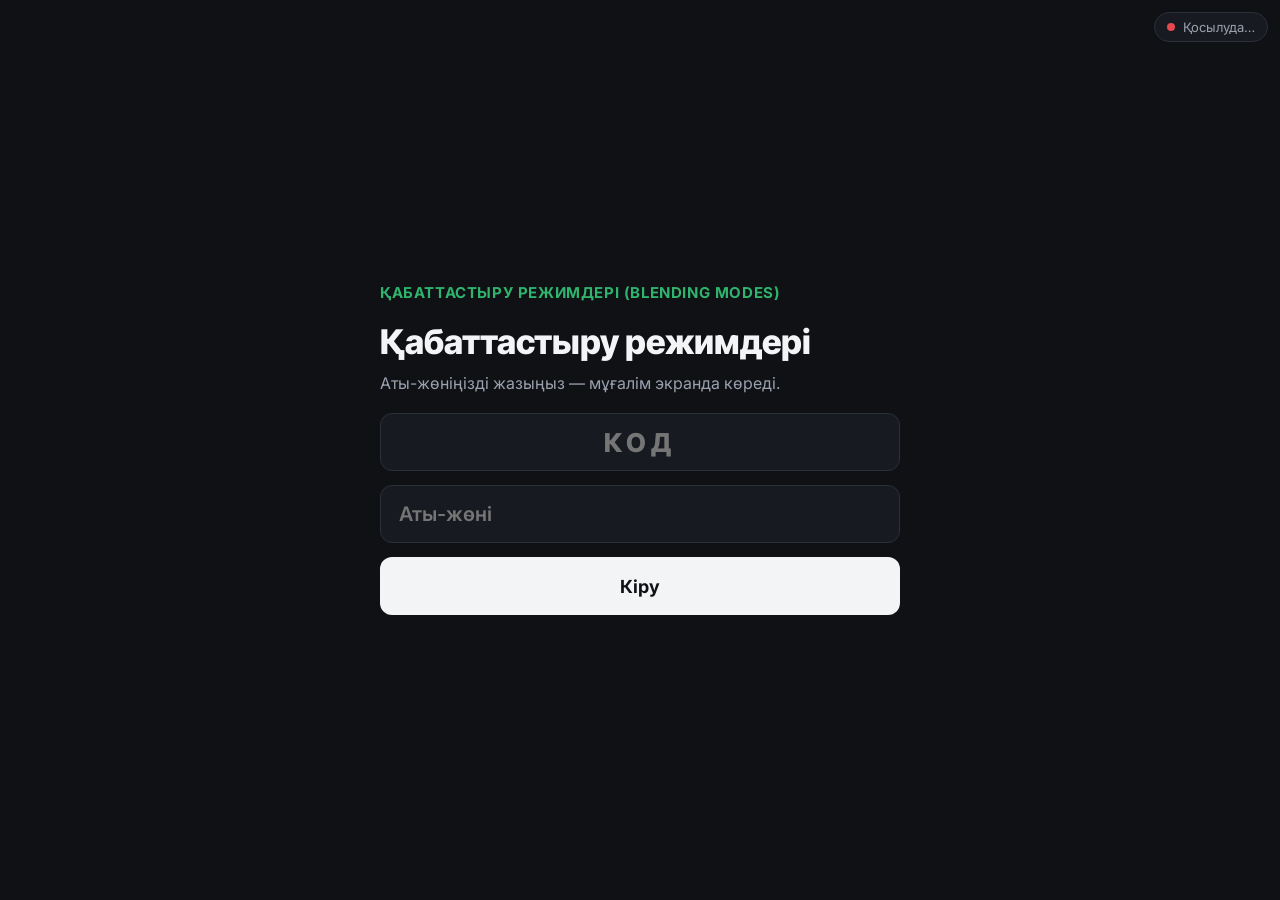
<file: ps-blend/index.html>
<!DOCTYPE html>
<html lang="kk">
<head>
<meta charset="utf-8">
<meta name="viewport" content="width=device-width, initial-scale=1, maximum-scale=1, viewport-fit=cover">
<meta name="theme-color" content="#0F1115">
<title>Қабаттастыру режимдері · ВЕБ 2-1 · Photoshop</title>
<link rel="preconnect" href="https://fonts.googleapis.com">
<link rel="preconnect" href="https://fonts.gstatic.com" crossorigin>
<link rel="stylesheet" href="https://fonts.googleapis.com/css2?family=Inter+Tight:wght@600;800&family=Inter:wght@400;500;600;700&display=swap">
<link rel="stylesheet" href="../engine/practice.css?v=5">
</head>
<body>
<div id="net" class="net"><i></i><span>Қосылуда…</span></div>
<div id="app"></div>
<canvas id="cf" class="hidden"></canvas>
<script src="../mqtt.min.js"></script>
<script src="../jszip.min.js"></script>
<script src="../qrcode.min.js?v=5"></script>
<script>
const COURSE = {"ns": "psblend1", "title": "ВЕБ 2-1 · Photoshop · Blending Modes", "joinTitle": "Қабаттастыру режимдері", "tool": {"name": "Adobe Photoshop", "url": ""}, "lesson": {"topic": "Қабаттастыру режимдері (Blending Modes)", "goal": "Эффект мақсатына қарай Multiply, Screen, Overlay, Color режимдерін таңдап, фотоға кемінде 2 эффект жасаймын және режимдер зерттеуінің 6 сұрағының кемінде 5-іне дұрыс жауап беремін.", "crit": ["Режимді эффект мақсатына қарай таңдадым", "Фон өшіргішсіз жойылды (Multiply / Screen)", "Эффект күші Opacity арқылы реттелді", "Бастапқы фото бөлек қабатта сақталды"], "reflQ": ["Гипотезам расталды ма? Неге?", "Қай режим қай эффектке керек? (мысал)", "Келесі жолы нені басқаша істеймін?"]}, "quiz": [{"type": "mc", "t": 15, "q": "Clipping Mask пернелері (өткен сабақ)?", "a": ["Ctrl+G", "Alt+Ctrl+G", "Ctrl+J", "Ctrl+T"], "c": 1}, {"type": "mc", "t": 15, "q": "Қабат маскасында АҚ түс…", "a": ["жасырады", "өшіреді", "көрсетеді", "бояйды"], "c": 2}, {"type": "mc", "t": 18, "q": "Экранда қызыл + жасыл + көк жарық толық қосылса, қандай түс шығады?", "a": ["Ақ", "Қара", "Сұр", "Қоңыр"], "c": 0}, {"type": "mc", "t": 18, "q": "Қағазда бір бояудың үстінен екінші бояуды жақсақ, түс…", "a": ["ашылады", "ақ болады", "өзгермейді", "қараяды"], "c": 3}, {"type": "mc", "t": 15, "q": "Қабаттастыру режимдерінің тізімі қай панельде?", "a": ["[[Кисти|Brushes]]", "[[Слои|Layers]]", "[[История|History]]", "[[Навигатор|Navigator]]"], "c": 1}, {"type": "mc", "t": 15, "q": "Opacity 50% деген не?", "a": ["Қабат 50% кішірейді", "Түс 50% қанық", "Қабат жартылай мөлдір", "Файл 50% сығылады"], "c": 2}, {"type": "mc", "t": 18, "q": "Қара фондағы от ұшқынын фотоға қалай қосамыз деп ойлайсыз?", "a": ["Өшіргішпен қара пиксельдерді өшіріп", "Қабаттастыру режимімен (жарықтандыру)", "Файлды қайта сақтап", "Түсті инверттеп"], "c": 1}, {"type": "mc", "t": 15, "q": "Move құралында режимдерді тізім бойынша ауыстыру?", "a": ["Ctrl + «+»", "Alt + Tab", "Shift + «+» / «−»", "Ctrl + 0"], "c": 2}], "hotkeys": [{"q": "[[Умножение|Multiply]] режимі (Move құралында)?", "a": ["Shift+Alt+S", "Shift+Alt+M", "Shift+Alt+O", "Shift+Alt+N"], "c": 1, "for": ["b-sign"]}, {"q": "[[Экран|Screen]] режимі?", "a": ["Shift+Alt+S", "Shift+Alt+M", "Shift+Alt+C", "Shift+Alt+L"], "c": 0, "for": ["b-bokeh"]}, {"q": "[[Цветность|Color]] режимі?", "a": ["Shift+Alt+K", "Shift+Alt+H", "Shift+Alt+C", "Shift+Alt+U"], "c": 2, "for": ["b-tint"]}, {"q": "[[Перекрытие|Overlay]] режимі?", "a": ["Shift+Alt+V", "Shift+Alt+O", "Shift+Alt+P", "Shift+Alt+E"], "c": 1, "for": ["b-texture"]}, {"q": "[[Обычные|Normal]] режимге қайту?", "a": ["Shift+Alt+N", "Shift+Alt+R", "Ctrl+N", "Esc"], "c": 0, "for": ["b-research"]}, {"q": "Move құралында 5 пернесін басса не болады?", "a": ["Масштаб 50%", "Opacity 50%", "5-қабат таңдалады", "Щетка 5 px"], "c": 1, "for": ["b-neon"]}, {"q": "Multiply режимінде қай түс «жоғалады»?", "a": ["Қара", "Сұр", "Ақ", "Қызыл"], "c": 2, "for": ["b-dexp"]}, {"q": "Screen режимінде қай түс «жоғалады»?", "a": ["Ақ", "Қара", "Сұр", "Көк"], "c": 1}], "bank": [{"id": "b-research", "lvl": "", "title": "Режимдер зерттеуі: 6 сұрақ", "min": 8, "shot": false, "steps": ["Кез келген түсті фото ашыңыз.", "Жаңа қабат жасап, үш тік жолақ салыңыз: сол жақ — ақ, ортасы — 50% сұр (#808080), оң жақ — қара.", "Жолақтар қабатының режимін кезекпен ауыстырыңыз: Multiply, Screen, Overlay, Color, Difference.", "Әр режимде қай жолақ «жоғалатынын», қайсысы қалатынын бақылаңыз.", "Төмендегі 6 сұраққа ӨЗ бақылауыңыз бойынша жауап беріп, «Тексеру» басыңыз."], "crit": ["Жауаптар өз бақылауыма негізделген"], "hints": ["Difference сұрағы үшін: фото қабатын Ctrl+J-мен көшіріп, көшірмесін Difference режиміне қойыңыз.", "Color сұрағы үшін: фото үстіне көк түспен толтырылған қабат қойып, Color режимін таңдаңыз — жарық пен көлеңке сақтала ма?"], "checks": [{"l": "Multiply режимінде жоғарғы қабаттың АҚ бөлігі қалай болады?", "opts": ["Жоғалады (мөлдір сияқты)", "Ақ болып қалады", "Қараяды"], "c": 0}, {"l": "Screen режимінде жоғарғы қабаттың ҚАРА бөлігі қалай болады?", "opts": ["Қара болып қалады", "Жоғалады", "Ақ болады"], "c": 1}, {"l": "Overlay режимінде 50% сұр түс қандай әсер береді?", "opts": ["Ештеңе өзгермейді (бейтарап)", "Суретті қараңғылатады", "Суретті ағартады"], "c": 0}, {"l": "Фотоның жарығы мен көлеңкесін сақтап, тек түсін (реңкін) өзгертетін режим?", "opts": ["Multiply", "Color", "Difference"], "c": 1}, {"l": "Екі бірдей фото қабаты, жоғарғысы Difference режимінде. Нәтиже?", "opts": ["Ақ", "Қара", "Түрлі-түсті"], "c": 1}, {"l": "Қай режим тобы суретті ЕШҚАШАН қараңғыламайды?", "opts": ["Darken (Multiply…)", "Lighten (Screen…)", "Contrast (Overlay…)"], "c": 1}], "why": "Режимдерді кездейсоқ басып көрмей, ережесін білсеңіз — эффектіні бірден дұрыс таңдайсыз. Бұл сұрақтар өз бақылауыңызды тексереді."}, {"id": "b-sign", "lvl": "A", "title": "Қолтаңбаны қағаздан айыру: Multiply", "min": 6, "ex": "multiply", "steps": ["Ақ қағазға қолтаңбаңызды немесе логотип салып, телефонмен суретке түсіріңіз (немесе ақ фонда қара мәтін жазыңыз).", "Фон фотосын ашыңыз: кофе кесе, қабырға, ағаш үстел, қағаз.", "Қолтаңба суретін фонның үстіне қойыңыз (Ctrl+T-мен өлшемін реттеңіз).", "Қолтаңба қабатының режимі: [[Умножение|Multiply]] (Shift+Alt+M) — ақ фон жоғалады.", "Opacity 80–90%; қажет болса [[Уровни|Levels]] (Ctrl+L) арқылы қағазды толық ақ етіңіз.", "Экспорт: [[Файл → Экспортировать → Экспортировать как|File → Export → Export As]] → JPG/PNG, немесе экран скриншоты. Жіберер алдында өзіңізді тексеріп, жіберіңіз."], "crit": ["Ақ фон толық жоғалды", "Өшіргіш қолданылмады", "Қолтаңба фонмен табиғи үйлесті"], "hints": ["Қағаз сұрғылт болып көрінсе — қолтаңба қабатына Levels (Ctrl+L) қолданып, оң жақ ақ жүгіргіні солға жылжытыңыз."], "why": "Келісімшарттағы қолтаңба, сызба, логотипті сайтқа немесе құжатқа ақ фонсыз қою — дизайнердің күнделікті жұмысы. Multiply мұны өшіргішсіз 1 секундта жасайды."}, {"id": "b-bokeh", "lvl": "A", "title": "Жарық дақтары (боке): Screen", "min": 7, "ex": "screen", "steps": ["Кез келген фото ашыңыз (кеш, қала, адам).", "Жаңа қабат жасап, қара түспен толтырыңыз (D, содан кейін Alt+Backspace).", "Жұмсақ щеткамен (B, Hardness 0%) ақ, сары, қызғылт дөңгелек дақтар салыңыз.", "[[Фильтр → Размытие → Размытие по Гауссу|Filter → Blur → Gaussian Blur]] 20–40 px.", "Қабат режимі: [[Экран|Screen]] (Shift+Alt+S) — қара жоғалып, тек жарық қалады. Opacity-ны реттеңіз.", "Экспорт: [[Файл → Экспортировать → Экспортировать как|File → Export → Export As]] → JPG/PNG, немесе экран скриншоты. Жіберер алдында өзіңізді тексеріп, жіберіңіз."], "crit": ["Қара фон жоғалды", "Жарық табиғи (бұлыңғыр)", "Фото бүлінбеді — эффект бөлек қабатта"], "why": "От, жарық, жұлдыз, «жарқыл» эффектілері әрдайым қара фонда сатылады. Screen қараны жасырып, тек жарықты қалдырады."}, {"id": "b-tint", "lvl": "B", "title": "Фотоны бренд түсіне бояу: Color мен Soft Light", "min": 8, "ex": "color2", "steps": ["Фото ашып, Ctrl+J-мен көшіріңіз.", "Үстіне жаңа қабат жасап, бренд түсімен толтырыңыз (мысалы, #2A5BD7).", "Режимі: [[Цветность|Color]] (Shift+Alt+C), Opacity 70–85%.", "[[Изображение → Размер холста|Image → Canvas Size]] арқылы енін екі есе үлкейтіп, екінші нұсқаны жасаңыз: сол түс, режимі [[Мягкий свет|Soft Light]].", "Әр нұсқаның астына режим атауын жазыңыз.", "Экспорт: [[Файл → Экспортировать → Экспортировать как|File → Export → Export As]] → JPG/PNG, немесе экран скриншоты. Жіберер алдында өзіңізді тексеріп, жіберіңіз."], "crit": ["Екі нұсқа қатар тұр", "Жарық пен көлеңке сақталған", "Режим атаулары жазылған"], "why": "Брендтің барлық фотолары бір түсте болуы керек (мысалы, сайттың көк түсі). Color режимі фотоны қайта түсірмей-ақ бренд түсіне бояйды."}, {"id": "b-texture", "lvl": "B", "title": "Мәтінге текстура: Overlay", "min": 8, "ex": "overlay", "steps": ["Жаңа құжат: 1200×600 px — [[Файл → Создать|File → New]]. Қою фон.", "Ірі жуан мәтін жазыңыз (180 px+), түсі — жылы қызғылт-сары.", "Текстура фотосын (ағаш, бетон, қағаз) мәтіннің ҮСТІНЕ қойып, Alt+Ctrl+G.", "Текстура қабатының режимі: [[Перекрытие|Overlay]] (Shift+Alt+O). Opacity-ны реттеңіз.", "Қаласаңыз [[Стиль слоя → Тень|Layer Style → Drop Shadow]] қосыңыз.", "Экспорт: [[Файл → Экспортировать → Экспортировать как|File → Export → Export As]] → JPG/PNG, немесе экран скриншоты. Жіберер алдында өзіңізді тексеріп, жіберіңіз."], "crit": ["Текстура тек мәтін ішінде", "Overlay қолданылды — мәтін түсі сақталды", "Мәтін оқылады"], "why": "Постер мен баннердегі мәтінге текстура «тірі» көрініс береді. Overlay текстураны мәтінге сіңіреді, мәтін өзгертуге қолжетімді қалады."}, {"id": "b-dexp", "lvl": "C", "title": "Қос экспозиция: Screen + маска", "min": 12, "ex": "dexp", "steps": ["Ашық фондағы портретті ашыңыз (өткен сабақта жасаған жұмысты жалғастыруға болады).", "Пейзаж фотосын үстіне қойып, режимін [[Экран|Screen]] етіңіз.", "Пейзажға маска қосып, жұмсақ қара щеткамен беттің маңызды бөлігін (көз, ерін) ашыңыз.", "Түстерді біріктіру: үстіне [[Корректирующий слой → Карта градиента|Adjustment Layer → Gradient Map]], режимі Color, Opacity 30–40%.", "Төменгі жағына қысқа мәтін (1–2 сөз).", "Экспорт: [[Файл → Экспортировать → Экспортировать как|File → Export → Export As]] → JPG/PNG, немесе экран скриншоты. Жіберер алдында өзіңізді тексеріп, жіберіңіз."], "crit": ["Пейзаж силуэт ішінде көрінеді", "Маска жұмсақ, шекарасыз", "Композиция біртұтас (бір түс гаммасы)"], "why": "Режим мен масканы бірге қолдану — кәсіби дизайнердің деңгейі. Жарнамада жиі кездесетін эффектіні бүлдірмей жасайсыз."}, {"id": "b-neon", "lvl": "C", "title": "Неон жазу", "min": 10, "ex": "neon", "steps": ["Жаңа құжат: 1200×600 px — [[Файл → Создать|File → New]]. Қою фон (қаласаңыз кірпіш қабырға фотосы, Brightness төмендетілген).", "Жіңішке дөңгелек қаріппен ақ мәтін жазыңыз.", "[[Стиль слоя → Внешнее свечение|Layer Style → Outer Glow]]: режимі Screen, түсі қызғылт/көгілдір, Size 20–40.", "Мәтінді Ctrl+J-мен көшіріп, растрлаңыз → Gaussian Blur 15 px → режимі [[Линейный осветлитель (добавить)|Linear Dodge (Add)]].", "Фонға жарық шағылысы: жаңа қабат, үлкен жұмсақ түсті щетка → режимі Overlay.", "Экспорт: [[Файл → Экспортировать → Экспортировать как|File → Export → Export As]] → JPG/PNG, немесе экран скриншоты. Жіберер алдында өзіңізді тексеріп, жіберіңіз."], "crit": ["Жарқырау кемінде 2 қабаттан тұрады", "Linear Dodge немесе Screen қолданылды", "Фонға жарық шағылысы бар"], "why": "Неон жазу — кафе, ойын, кеш постерлерінде сұранысы бар стиль. Жарқырауды Screen және көлеңкелер арқылы жасайсыз."}], "defaults": ["b-research", "b-sign", "b-bokeh", "b-tint", "b-texture", "b-dexp", "b-neon"]};
</script>
<script src="../engine/practice.js?v=5"></script>
</body>
</html>
</file>
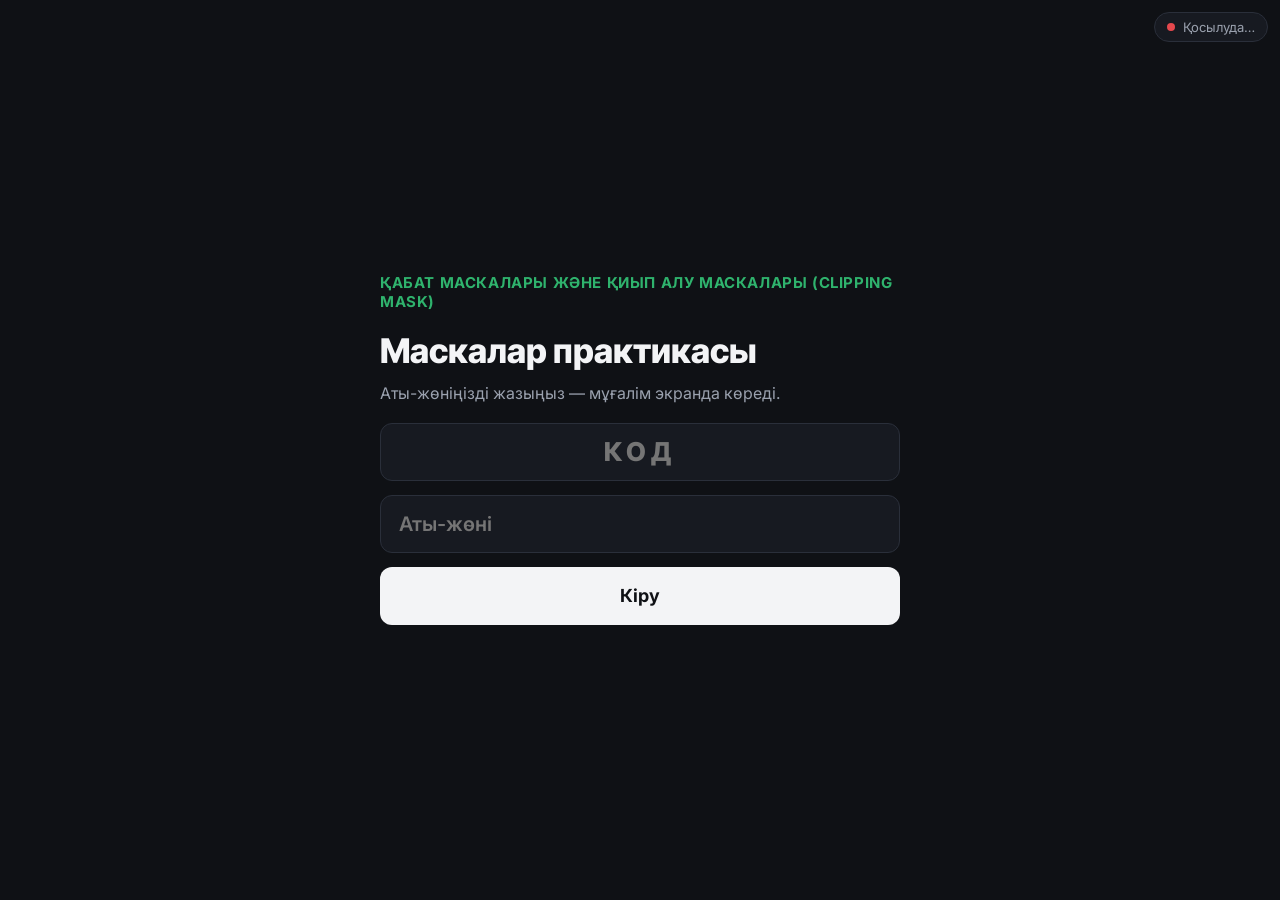
<file: ps-mask/index.html>
<!DOCTYPE html>
<html lang="kk">
<head>
<meta charset="utf-8">
<meta name="viewport" content="width=device-width, initial-scale=1, maximum-scale=1, viewport-fit=cover">
<meta name="theme-color" content="#0F1115">
<title>Маскалар · ВЕБ 2-1 · Photoshop</title>
<link rel="preconnect" href="https://fonts.googleapis.com">
<link rel="preconnect" href="https://fonts.gstatic.com" crossorigin>
<link rel="stylesheet" href="https://fonts.googleapis.com/css2?family=Inter+Tight:wght@600;800&family=Inter:wght@400;500;600;700&display=swap">
<link rel="stylesheet" href="../engine/practice.css?v=5">
</head>
<body>
<div id="net" class="net"><i></i><span>Қосылуда…</span></div>
<div id="app"></div>
<canvas id="cf" class="hidden"></canvas>
<script src="../mqtt.min.js"></script>
<script src="../jszip.min.js"></script>
<script src="../qrcode.min.js?v=5"></script>
<script>
const COURSE = {"ns": "psmask1", "title": "ВЕБ 2-1 · Photoshop · Маскалар", "joinTitle": "Маскалар практикасы", "tool": {"name": "Adobe Photoshop", "url": ""}, "lesson": {"topic": "Қабат маскалары және қиып алу маскалары (Clipping Mask)", "goal": "Фотоны кемінде 2 түрлі пішінге (фигура, мәтін, коллаж ұяшығы) қиып алу маскасымен кірістіремін және қабат маскасымен фото бөлігін өшірмей жасырамын.", "crit": ["Фото қабаты пішін қабатының ҮСТІНДЕ тұр", "Alt+Ctrl+G — фото пішіннен шықпайды", "Қабат маскасы: қара жасырады, ақ көрсетеді", "Жұмыс уақытында JPG/PNG түрінде жіберілді"], "reflQ": ["3 нәрсе: бүгін не үйрендім?", "2 пайдалы тәсіл немесе перне", "1 сұрағым қалды"]}, "quiz": [{"type": "mc", "t": 15, "q": "Photoshop-та элементтерді бір-біріне тигізбей бөлек өңдеуге не мүмкіндік береді?", "a": ["Каналдар", "Қабаттар", "Тарих панелі", "Сүзгілер"], "c": 1}, {"type": "mc", "t": 15, "q": "Қабаттың көшірмесін жасау?", "a": ["Ctrl+D", "Ctrl+G", "Ctrl+J", "Ctrl+E"], "c": 2}, {"type": "mc", "t": 15, "q": "[[Свободное трансформирование|Free Transform]] пернелері?", "a": ["Ctrl+T", "Ctrl+A", "Ctrl+R", "Ctrl+M"], "c": 0}, {"type": "mc", "t": 15, "q": "Ерекшелеуді алып тастау (Deselect)?", "a": ["Ctrl+Z", "Ctrl+H", "Ctrl+X", "Ctrl+D"], "c": 3}, {"type": "mc", "t": 18, "q": "Өшіргішпен (Eraser) өшірілген пиксельдер…", "a": ["кез келген уақытта оңай қайтады", "жойылады — тек тарих арқылы қайтады", "сұр болып қалады", "басқа қабатқа ауысады"], "c": 1}, {"type": "mc", "t": 18, "q": "[[Слой-маска|Layer Mask]] ішіндегі ҚАРА түс нені білдіреді?", "a": ["Көрсетеді", "Жартылай мөлдір етеді", "Жасырады", "Түсін өзгертеді"], "c": 2}, {"type": "mc", "t": 18, "q": "[[Обтравочная маска|Clipping Mask]]: фото қай қабаттың пішінімен қиылады?", "a": ["Ең жоғарғы қабаттың", "Өзінен ТӨМЕН тұрған қабаттың", "Фон қабатының", "Барлық қабаттардың"], "c": 1}, {"type": "mc", "t": 15, "q": "Clipping Mask пернелері?", "a": ["Ctrl+G", "Shift+Ctrl+N", "Ctrl+E", "Alt+Ctrl+G"], "c": 3}], "hotkeys": [{"q": "Мінсіз шеңбер салу үшін эллипс салғанда қай пернені басып тұрамыз?", "a": ["Ctrl", "Shift", "Alt", "Tab"], "c": 1, "for": ["m-avatar"]}, {"q": "Екі қабаттың арасындағы сызықты Alt басып шерту не істейді?", "a": ["Қабатты жояды", "Топтайды", "Clipping mask жасайды / алып тастайды", "Біріктіреді"], "c": 2, "for": ["m-text"]}, {"q": "Масканың өзін (ақ-қара түрде) экранда көру?", "a": ["Ctrl + миниатюраны шерту", "Alt + маска миниатюрасын шерту", "Shift + шерту", "Екі рет шерту"], "c": 1, "for": ["m-collage"]}, {"q": "Негізгі түстерді қалпына келтіру (ақ / қара)?", "a": ["D", "X", "B", "Q"], "c": 0, "for": ["m-hero"]}, {"q": "Маска миниатюрасын Shift басып шерту не істейді?", "a": ["Масканы жояды", "Масканы уақытша өшіреді", "Масканы көшіреді", "Инверттейді"], "c": 1, "for": ["m-cards"]}, {"q": "Масканы инверттеу (ақ ↔ қара)?", "a": ["Ctrl+M", "Shift+Ctrl+I", "Ctrl+I", "Alt+I"], "c": 2, "for": ["m-dexp"]}, {"q": "Алдыңғы және фон түстерін ауыстыру?", "a": ["D", "X", "S", "Tab"], "c": 1}, {"q": "Щетка көлемін кішірейту / үлкейту?", "a": ["- және +", "Ctrl + скролл", "[ және ]", "Alt+B"], "c": 2}], "bank": [{"id": "m-avatar", "lvl": "A", "title": "Дөңгелек аватар", "min": 6, "ex": "avatar", "steps": ["Жаңа құжат: 800×800 px — [[Файл → Создать|File → New]].", "Шеңбер салыңыз: [[«Эллипс» (U)|Ellipse Tool (U)]], Shift басып тұрып.", "Фото қосыңыз: [[Файл → Поместить встроенные|File → Place Embedded]]. Фото қабаты шеңбердің ҮСТІНДЕ тұрсын.", "Фото қабатында: [[Слой → Создать обтравочную маску|Layer → Create Clipping Mask]] (Alt+Ctrl+G).", "Ctrl+T арқылы бетті шеңбердің ортасына келтіріңіз (фото қозғалады, шеңбер — жоқ).", "Астына аты-жөніңізді жазыңыз: [[«Горизонтальный текст» (T)|Horizontal Type Tool (T)]].", "Экспорт: [[Файл → Экспортировать → Экспортировать как|File → Export → Export As]] → JPG/PNG, немесе экран скриншоты. Жіберер алдында өзіңізді тексеріп, жіберіңіз."], "crit": ["Фото тек шеңбер ішінде", "Бет ортада, кесілмеген", "Аты-жөні жазылған"], "hints": ["Фото шеңберден шығып тұрса — қабат реті қате: фото шеңбердің ҮСТІНДЕ болуы керек.", "Alt басып тұрып екі қабаттың арасындағы сызықты шертсеңіз де clipping mask жасалады.", "Тегін фото: unsplash.com немесе pexels.com — фото авторын жұмыста кішкене етіп жазыңыз («Еңбегі адал»)."], "why": "Сайттағы профиль, пікір, команда беттерінде аватар әрқашан дөңгелек. Аты-жөні — аватардың астындағы қолтаңба: сайттағы «Біздің команда» блогы дәл осылай жасалады."}, {"id": "m-text", "lvl": "A", "title": "Мәтін ішіндегі фото", "min": 7, "ex": "clip", "steps": ["Жаңа құжат: 1080×1080 px — [[Файл → Создать|File → New]].", "Өте жуан қаріппен үлкен сөз жазыңыз (атыңыз немесе қалаңыз), 250 px-тен үлкен.", "Фото қосыңыз: [[Файл → Поместить встроенные|File → Place Embedded]]. Фото қабаты мәтін қабатының ҮСТІНДЕ тұрсын.", "Фото қабатында: [[Слой → Создать обтравочную маску|Layer → Create Clipping Mask]] (Alt+Ctrl+G).", "Фотоны Ctrl+T-мен жылжытып, әріптерге ең әдемі бөлігі түсетіндей етіңіз.", "Фонды мәтінмен үйлесетін түске бояңыз.", "Экспорт: [[Файл → Экспортировать → Экспортировать как|File → Export → Export As]] → JPG/PNG, немесе экран скриншоты. Жіберер алдында өзіңізді тексеріп, жіберіңіз."], "crit": ["Фото тек әріптер ішінде", "Мәтін оқылады (жуан қаріп)", "Фото авторы көрсетілген"], "hints": ["Жіңішке қаріпте фото көрінбейді — Arial Black, Impact немесе Montserrat ExtraBold сияқты жуан қаріп алыңыз.", "Тегін фото: unsplash.com немесе pexels.com — фото авторын жұмыста кішкене етіп жазыңыз («Еңбегі адал»)."], "why": "Баннерлер мен постерлерде мәтін ішіндегі фото көз тартады. Мәтінді кейін өзгертсеңіз, фото өзі ішінде қалады — қайта салмайсыз."}, {"id": "m-collage", "lvl": "B", "title": "Instagram коллаж торы", "min": 9, "ex": "collage", "steps": ["Жаңа құжат: 1080×1080 px — [[Файл → Создать|File → New]]. Ақ фон.", "3–4 тіктөртбұрыш салыңыз, арасы бірдей 20 px: [[панель «Выравнивание»|Align options]].", "Әр тіктөртбұрыштың ҮСТІНЕ бір фото қойып, Alt+Ctrl+G басыңыз — фото өз ұяшығына кіреді.", "Бір ұяшықты түсті етіп қалдырып, оған тақырып жазыңыз (мысалы, «Жаз 2026»).", "Әр фотоның ұяшық ішіндегі орнын Ctrl+T-мен реттеңіз.", "Экспорт: [[Файл → Экспортировать → Экспортировать как|File → Export → Export As]] → JPG/PNG, немесе экран скриншоты. Жіберер алдында өзіңізді тексеріп, жіберіңіз."], "crit": ["3–4 ұяшық, аралары бірдей", "Әр фото өз ұяшығынан шықпайды", "Тақырып мәтіні бар"], "hints": ["Бір ұяшыққа екі фото кірсе — фото дұрыс тіктөртбұрыштың тікелей үстінде тұрғанын тексеріңіз.", "Ұяшықтарды бірдей қылу оңай: біреуін салып, Ctrl+J-мен көшіріп, жылжытыңыз."], "why": "Instagram пен сайт галереясы — бірдей ұяшықтар торы. Маска арқылы фотоны ауыстыру 2 секунд, тор бұзылмайды."}, {"id": "m-hero", "lvl": "B", "title": "Hero-баннер: фото градиентпен сөнеді", "min": 9, "ex": "gradmask", "steps": ["Жаңа құжат: 1440×600 px — [[Файл → Создать|File → New]]. Фонды қою түске бояңыз.", "Фото қосыңыз: [[Файл → Поместить встроенные|File → Place Embedded]]. Фотоны оң жаққа қойыңыз.", "Фото қабатына маска қосыңыз: [[Слой → Слой-маска → Показать все|Layer → Layer Mask → Reveal All]].", "Маска таңдаулы тұрғанда [[«Градиент» (G)|Gradient Tool (G)]]: қарадан ақ түске, солдан оңға қарай тартыңыз — фото фонға біркелкі сөнеді.", "Сол жаққа тақырып (2 жол), қысқа сипаттама және батырма салыңыз.", "Экспорт: [[Файл → Экспортировать → Экспортировать как|File → Export → Export As]] → JPG/PNG, немесе экран скриншоты. Жіберер алдында өзіңізді тексеріп, жіберіңіз."], "crit": ["Фото фонға біркелкі сөнеді — шекара көрінбейді", "Өшіргіш емес, маска қолданылды", "Тақырып пен батырма оқылады"], "hints": ["Градиент маскаға емес, фотоның өзіне түссе — Layers панелінде маска миниатюрасын бір рет шертіңіз (айналасында рамка пайда болады).", "Сөну тым қысқа болса — градиентті ұзынырақ тартыңыз."], "why": "Сайттың бірінші экранындағы (hero) фото мәтінге қарай сөнеді, сонда мәтін оқылады. Қабат маскасы түпнұсқа фотоны бүлдірмейді."}, {"id": "m-cards", "lvl": "C", "title": "Кофехана сайты: 3 бірдей карточка", "min": 12, "ex": "cards", "steps": ["Жаңа құжат: 1200×700 px — [[Файл → Создать|File → New]].", "Тапсырыс беруші: «Дала» кофеханасы. Сайтқа 3 тағам карточкасы керек.", "Бір карточка: ақ тіктөртбұрыш, радиус 20, жұмсақ көлеңке; ішінде фотоға арналған дөңгелек бұрышты пішін.", "Фотоны пішінге Alt+Ctrl+G арқылы кірістіріп, атауы мен бағасын жазыңыз. Карточканы топтаңыз (Ctrl+G).", "Топты Ctrl+J-мен екі рет көшіріп, бірдей аралықпен туралаңыз; әрқайсысына басқа фото.", "Тапсырыс беруші 2-фотоны ауыстыруды сұрады: ескі фотоны жойып, жаңасын сол орынға Alt+Ctrl+G-мен қойыңыз — пішін өзгермеуі керек.", "Экспорт: [[Файл → Экспортировать → Экспортировать как|File → Export → Export As]] → JPG/PNG, немесе экран скриншоты. Жіберер алдында өзіңізді тексеріп, жіберіңіз."], "crit": ["3 карточка бірдей өлшемде, тураланған", "Фотолар пішіннен шықпайды", "Фото ауыстырылғанда пішін сақталды"], "ai": ["ЖИ-ге сұрау: «Сайттағы кофехана мәзірі карточкасына қандай ақпарат керек?» — жауабынан 2 идеяны таңдап, қосыңыз.", "Түс палитрасын coolors.co сайтынан таңдауға болады."], "why": "Нақты тапсырыс: кофехана сайтына бірдей карточкалар. Тапсырыс беруші фотоны ауыстырса, сіз тек фотоны ауыстырасыз — пішін, мәтін орнында."}, {"id": "m-dexp", "lvl": "C", "title": "Қос экспозиция портреті", "min": 12, "ex": "dexp", "steps": ["Ашық фондағы портрет фотосын ашыңыз.", "Адамды ерекшелеңіз: [[Выделение → Предмет|Select → Subject]] → маска: [[Слой → Слой-маска → Показать выделенную область|Layer → Layer Mask → Reveal Selection]]. Астына ашық түсті фон қабатын қойыңыз.", "Пейзаж фотосын (орман, тау, қала) портреттің ҮСТІНЕ қойып, Alt+Ctrl+G — пейзаж тек силуэт ішінде көрінеді.", "Пейзажға маска қосып, жұмсақ қара щеткамен (B, Hardness 0%) беттің бір бөлігін ашыңыз.", "Пейзаж қабатының режимін Screen немесе Lighten етіп көріңіз — келесі сабақтың тақырыбы!", "Экспорт: [[Файл → Экспортировать → Экспортировать как|File → Export → Export As]] → JPG/PNG, немесе экран скриншоты. Жіберер алдында өзіңізді тексеріп, жіберіңіз."], "crit": ["Пейзаж тек силуэт ішінде", "Беттің бір бөлігі көрінеді (маска щеткамен)", "Фон таза, шеттері тегіс"], "ai": ["ЖИ-ге сұрау: «Photoshop double exposure effect step by step» — оның қадамдарын өз жұмысыңызбен салыстырыңыз, қайсысы маска, қайсысы clipping mask екенін анықтаңыз.", "Select Subject нашар ерекшелесе — [[Быстрое выделение (W)|Quick Selection (W)]] + [[Выделение и маска|Select and Mask]]."], "why": "Қос экспозиция — жарнама мен музыкалық обложкалардағы танымал тәсіл. Екі маска түрін бір жұмыста біріктіресіз."}], "defaults": ["m-avatar", "m-text", "m-collage", "m-hero", "m-cards", "m-dexp"]};
</script>
<script src="../engine/practice.js?v=5"></script>
</body>
</html>
</file>
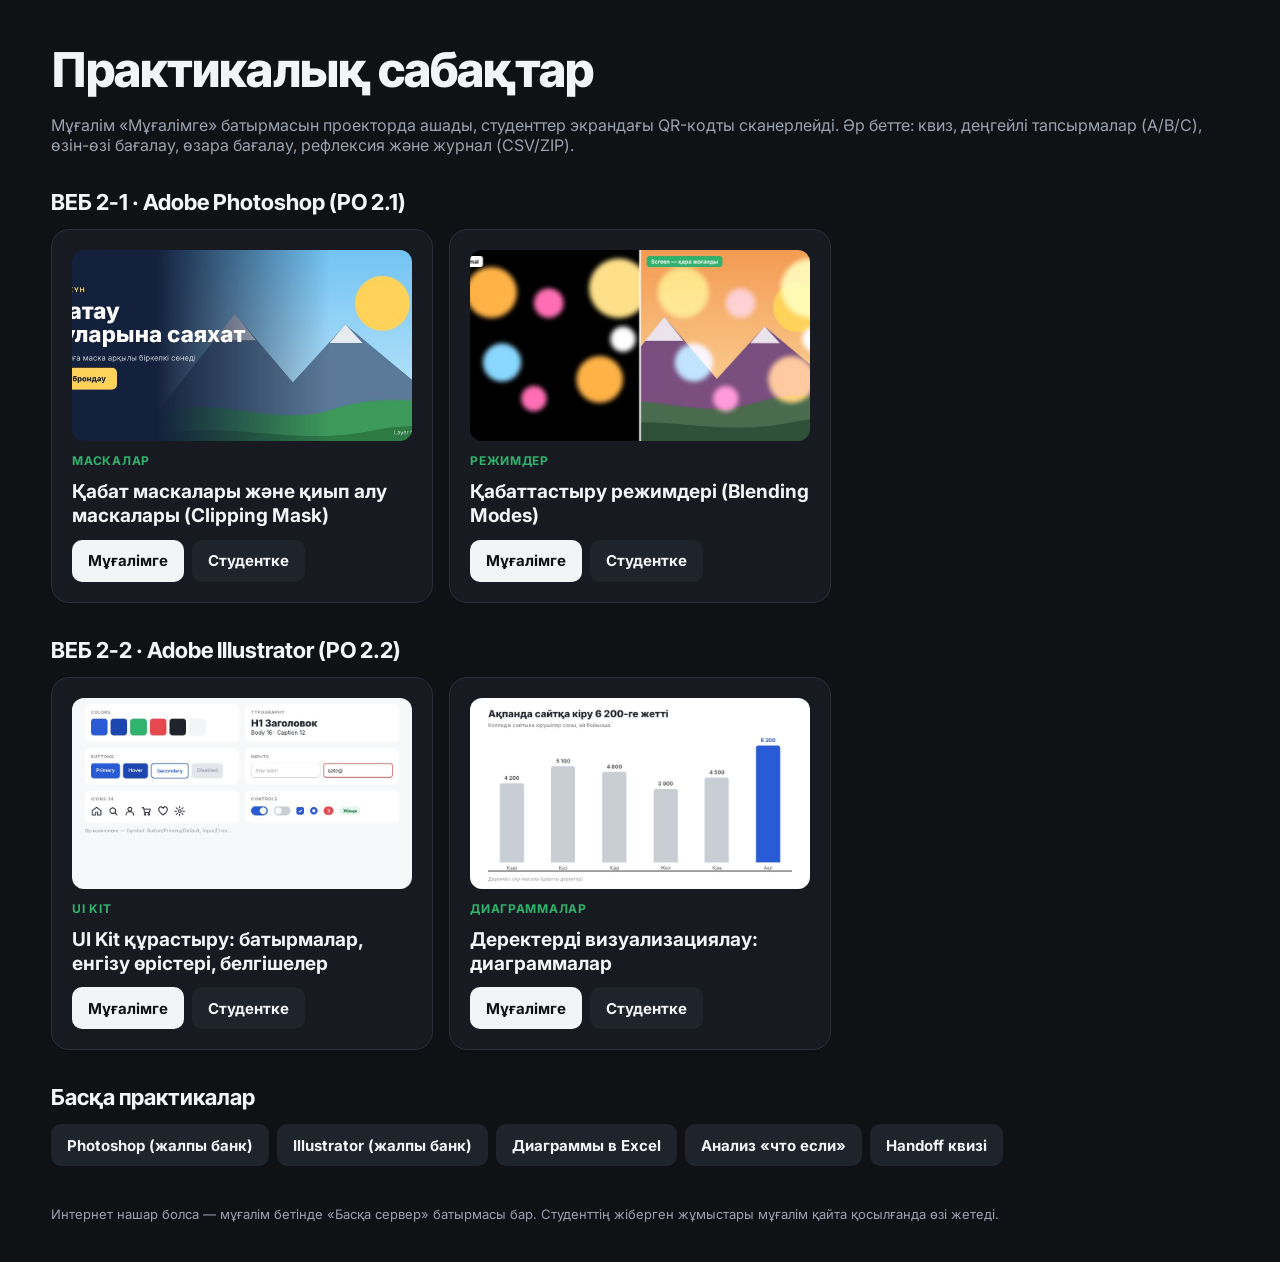
<file: sabak/index.html>
<!DOCTYPE html>
<html lang="kk">
<head>
<meta charset="utf-8">
<meta name="viewport" content="width=device-width, initial-scale=1">
<meta name="theme-color" content="#0F1115">
<title>Практикалық сабақтар · ВЕБ 2-1, ВЕБ 2-2</title>
<link rel="stylesheet" href="https://fonts.googleapis.com/css2?family=Inter+Tight:wght@600;800&family=Inter:wght@400;500;600;700&display=swap">
<style>
:root{--bg:#0F1115;--s1:#171A21;--s2:#1F232C;--line:#2A2F3A;--tx:#F3F4F6;--mut:#9AA1AE;--a3:#2FB36D}
*{box-sizing:border-box}body{margin:0;background:var(--bg);color:var(--tx);font-family:Inter,system-ui,sans-serif;padding:40px clamp(16px,4vw,56px)}
h1{font-family:"Inter Tight",Inter,sans-serif;font-weight:800;font-size:clamp(30px,4vw,48px);letter-spacing:-.02em;margin:0 0 6px}
.mut{color:var(--mut)}h2{font-family:"Inter Tight",Inter,sans-serif;font-size:22px;margin:34px 0 14px}
.grid{display:grid;grid-template-columns:repeat(auto-fill,minmax(320px,1fr));gap:16px}
.card{background:var(--s1);border:1px solid var(--line);border-radius:18px;padding:20px;display:flex;flex-direction:column;gap:12px}
.card img{width:100%;aspect-ratio:16/9;object-fit:cover;border-radius:12px;background:#fff}
.k{font-size:12px;font-weight:700;letter-spacing:.06em;text-transform:uppercase;color:var(--a3)}
.card b{font-size:19px;line-height:1.25}
.row{display:flex;gap:8px;flex-wrap:wrap;margin-top:auto}
a.btn{display:inline-flex;align-items:center;height:42px;padding:0 16px;border-radius:10px;background:var(--tx);color:var(--bg);font-weight:700;text-decoration:none;font-size:15px}
a.btn.g{background:var(--s2);color:var(--tx)}
footer{margin-top:40px;font-size:13px}
</style>
</head>
<body>
<h1>Практикалық сабақтар</h1>
<p class="mut">Мұғалім «Мұғалімге» батырмасын проекторда ашады, студенттер экрандағы QR-кодты сканерлейді. Әр бетте: квиз, деңгейлі тапсырмалар (A/B/C), өзін-өзі бағалау, өзара бағалау, рефлексия және журнал (CSV/ZIP).</p>
<h2>ВЕБ 2-1 · Adobe Photoshop (РО 2.1)</h2>
<div class="grid">
 <div class="card"><img src="../ps-mask/ex/gradmask.jpg" alt=""><span class="k">Маскалар</span><b>Қабат маскалары және қиып алу маскалары (Clipping Mask)</b><div class="row"><a class="btn" href="../ps-mask/?host">Мұғалімге</a><a class="btn g" href="../ps-mask/">Студентке</a></div></div>
 <div class="card"><img src="../ps-blend/ex/screen.jpg" alt=""><span class="k">Режимдер</span><b>Қабаттастыру режимдері (Blending Modes)</b><div class="row"><a class="btn" href="../ps-blend/?host">Мұғалімге</a><a class="btn g" href="../ps-blend/">Студентке</a></div></div>
</div>
<h2>ВЕБ 2-2 · Adobe Illustrator (РО 2.2)</h2>
<div class="grid">
 <div class="card"><img src="../ai-uikit/ex/uikit.jpg" alt=""><span class="k">UI Kit</span><b>UI Kit құрастыру: батырмалар, енгізу өрістері, белгішелер</b><div class="row"><a class="btn" href="../ai-uikit/?host">Мұғалімге</a><a class="btn g" href="../ai-uikit/">Студентке</a></div></div>
 <div class="card"><img src="../ai-charts/ex/column.jpg" alt=""><span class="k">Диаграммалар</span><b>Деректерді визуализациялау: диаграммалар</b><div class="row"><a class="btn" href="../ai-charts/?host">Мұғалімге</a><a class="btn g" href="../ai-charts/">Студентке</a></div></div>
</div>
<h2>Басқа практикалар</h2>
<div class="row"><a class="btn g" href="../photoshop/?host">Photoshop (жалпы банк)</a><a class="btn g" href="../illustrator/?host">Illustrator (жалпы банк)</a><a class="btn g" href="../diagrammy/?host">Диаграммы в Excel</a><a class="btn g" href="../excel/?host">Анализ «что если»</a><a class="btn g" href="../?host">Handoff квизі</a></div>
<footer class="mut">Интернет нашар болса — мұғалім бетінде «Басқа сервер» батырмасы бар. Студенттің жіберген жұмыстары мұғалім қайта қосылғанда өзі жетеді.</footer>
</body>
</html>
</file>
<file: engine/practice.css>
:root{
  --bg:#0F1115;--s1:#171A21;--s2:#1F232C;--line:#2A2F3A;--tx:#F3F4F6;--mut:#9AA1AE;
  --a0:#E5484D;--a1:#3E7BFA;--a2:#F5A524;--a3:#2FB36D;--ok:#2FB36D;--bad:#E5484D;--xl:#107C41;
  --disp:"Inter Tight",Inter,system-ui,-apple-system,"Segoe UI",Roboto,sans-serif;
  --txt:Inter,system-ui,-apple-system,"Segoe UI",Roboto,sans-serif;
}
*{box-sizing:border-box;-webkit-tap-highlight-color:transparent}
html,body{margin:0;min-height:100%;background:var(--bg);color:var(--tx);font-family:var(--txt)}
body{overflow-x:hidden}
button{font:inherit;color:inherit;border:0;background:none;cursor:pointer;padding:0}
input{font:inherit}
.hidden{display:none!important}
.disp{font-family:var(--disp);letter-spacing:-.02em}
.mut{color:var(--mut)}
.btn{display:inline-flex;align-items:center;justify-content:center;gap:10px;height:52px;padding:0 24px;border-radius:12px;background:var(--tx);color:var(--bg);font-weight:700;font-size:17px;transition:transform .12s,opacity .2s}
.btn:active{transform:scale(.97)}
.btn.ghost{background:var(--s2);color:var(--tx)}
.btn.green{background:var(--xl);color:#fff}
.btn[disabled]{opacity:.4;pointer-events:none}
.net{position:fixed;top:12px;right:12px;z-index:50;display:flex;align-items:center;gap:8px;font-size:13px;color:var(--mut);background:var(--s1);border:1px solid var(--line);padding:6px 12px;border-radius:999px}
.net i{width:8px;height:8px;border-radius:50%;background:var(--bad)}
.net.on i{background:var(--ok)}
.net.on{opacity:0;pointer-events:none;transition:opacity .6s 1.5s}
.shape{width:28px;height:28px;flex:none}
@keyframes pop{0%{transform:scale(.6);opacity:0}70%{transform:scale(1.06)}100%{transform:scale(1);opacity:1}}
@keyframes up{from{transform:translateY(14px);opacity:0}to{transform:none;opacity:1}}
@keyframes shake{0%,100%{transform:none}20%{transform:translateX(-10px)}40%{transform:translateX(9px)}60%{transform:translateX(-6px)}80%{transform:translateX(4px)}}
.up{animation:up .35s ease both}

/* ---------- Excel-like sheet ---------- */
.xl{background:#fff;color:#1F1F1F;border-radius:12px;overflow:hidden;font-family:"Segoe UI",Calibri,Inter,system-ui,sans-serif;border:1px solid #D4D4D4}
.xl .fb{display:flex;align-items:stretch;border-bottom:1px solid #D4D4D4;min-height:38px;font-size:15px}
.xl .nb{width:52px;flex:none;display:flex;align-items:center;justify-content:center;border-right:1px solid #D4D4D4;font-weight:600;color:#333}
.xl .fx{width:30px;flex:none;display:flex;align-items:center;justify-content:center;color:#777;font-style:italic;font-family:Georgia,serif;border-right:1px solid #E6E6E6}
.xl .fc{flex:1;display:flex;align-items:center;padding:0 10px;font-family:Consolas,"SF Mono",Menlo,monospace;font-size:14px;color:#1F1F1F;overflow:hidden;white-space:nowrap;text-overflow:ellipsis}
.xl .fc input{width:100%;height:30px;border:1px solid var(--xl);border-radius:4px;padding:0 8px;font:inherit;outline:none;color:#1F1F1F;background:#fff}
.xl table{border-collapse:collapse;width:100%;table-layout:fixed;font-size:15px}
.xl th{background:#F3F3F3;color:#555;font-weight:600;font-size:12px;height:24px;border:1px solid #E1E1E1}
.xl th.rh{width:30px}
.xl td{border:1px solid #E1E1E1;height:40px;padding:0 8px;overflow:hidden;white-space:nowrap;text-overflow:ellipsis}
.xl td.lb{color:#333;font-size:14px}
.xl td.v{text-align:right;font-variant-numeric:tabular-nums;font-weight:600;cursor:pointer}
.xl td.v.f{color:#0B5A2E}
.xl td.v.sel{outline:2px solid var(--xl);outline-offset:-2px;background:#F1F8F3}
.xl td.v.flash{animation:flash 1s ease}
@keyframes flash{0%{background:#C7EBD3}100%{background:transparent}}
.xl .colA{width:58%}
.xl.ro td.v{cursor:default}
.note{font-size:14px;line-height:1.45;color:var(--mut);background:var(--s1);border:1px solid var(--line);border-radius:10px;padding:10px 12px}
/* Goal seek dialog (Excel-like) */
.gsw{position:fixed;inset:0;z-index:35;background:rgba(0,0,0,.5);display:flex;align-items:flex-end;justify-content:center}
.gs{width:100%;max-width:480px;background:#fff;color:#1F1F1F;border-radius:16px 16px 0 0;padding:0 0 max(16px,env(safe-area-inset-bottom));animation:up .22s ease both;font-family:"Segoe UI",Inter,system-ui,sans-serif;max-height:88vh;overflow:auto}
.gs .tb{display:flex;align-items:center;justify-content:space-between;padding:14px 18px;border-bottom:1px solid #E6E6E6;font-weight:600;font-size:16px}
.gs .tb button{font-size:22px;color:#666;width:32px;height:32px}
.gs .bd{padding:14px 18px;display:flex;flex-direction:column;gap:14px}
.gs label{font-size:14px;color:#333;display:block;margin-bottom:6px}
.gs input{width:100%;height:44px;border:1px solid #BDBDBD;border-radius:6px;padding:0 12px;font-size:17px;color:#1F1F1F;background:#fff;outline:none}
.gs input:focus{border-color:var(--xl);box-shadow:0 0 0 1px var(--xl)}
.gs .refs{display:flex;gap:6px;flex-wrap:wrap;margin-top:8px}
.gs .refs button{height:32px;padding:0 12px;border-radius:6px;background:#F3F3F3;border:1px solid #DADADA;font-size:14px;font-weight:600;color:#333}
.gs .refs button.on{background:#E6F2EA;border-color:var(--xl);color:var(--xl)}
.gs .err{color:#C42B1C;font-size:14px;min-height:0}
.gs .ft{display:flex;gap:10px;justify-content:flex-end;padding:4px 18px 0}
.gs .ft button{min-width:110px;height:44px;border-radius:6px;font-weight:600;font-size:16px;border:1px solid #BDBDBD;background:#F7F7F7;color:#1F1F1F}
.gs .ft button.pri{background:var(--xl);border-color:var(--xl);color:#fff}
.gs .rs{font-size:15px;line-height:1.6}
.gs .rs b{font-variant-numeric:tabular-nums}

/* ---------- HOST ---------- */
.host{min-height:100vh;display:flex;flex-direction:column;padding:28px 40px 24px}
.htop{display:flex;align-items:center;justify-content:space-between;gap:20px;min-height:44px}
.tag{font-size:15px;font-weight:600;color:var(--mut);letter-spacing:.02em}
.hbody{flex:1;display:flex;flex-direction:column;justify-content:center;padding:18px 0}
.hctl{display:flex;justify-content:space-between;align-items:center;gap:12px}
.lobby{display:grid;grid-template-columns:minmax(0,1.05fr) minmax(0,1fr);gap:48px;align-items:center}
.lobby h1{font-size:clamp(34px,4vw,58px);line-height:1.02;margin:0 0 14px;font-weight:800}
.joinbox{background:var(--s1);border:1px solid var(--line);border-radius:20px;padding:22px 26px;margin-top:22px}
.joinbox .lbl{font-size:14px;color:var(--mut);font-weight:600;margin-bottom:8px}
.joinbox .url{font-size:clamp(17px,1.7vw,22px);font-weight:600;word-break:break-all}
.code{font-family:var(--disp);font-weight:800;font-size:clamp(48px,6vw,88px);letter-spacing:.08em;line-height:1}
.plbox{background:var(--s1);border:1px solid var(--line);border-radius:20px;padding:24px 26px;min-height:46vh}
.pl{display:flex;flex-wrap:wrap;gap:10px;align-content:flex-start;max-height:58vh;overflow:auto}
.chip{background:var(--s2);border:1px solid var(--line);border-radius:999px;padding:12px 20px;font-weight:600;font-size:20px;animation:pop .35s ease both}
.chip:hover{border-color:var(--bad);text-decoration:line-through}
.count{font-family:var(--disp);font-size:20px;font-weight:800;margin-bottom:14px}
.qhead{display:flex;align-items:flex-start;gap:24px}
.kicker{font-size:15px;font-weight:700;color:var(--a3);letter-spacing:.04em;text-transform:uppercase;margin-bottom:8px}
.timer{font-family:var(--disp);font-weight:800;font-size:56px;min-width:110px;text-align:right;line-height:1}
.bar{height:6px;background:var(--s2);border-radius:6px;overflow:hidden;margin:18px 0 22px}
.bar i{display:block;height:100%;background:var(--tx);width:100%;transform-origin:left}
.qtext{font-family:var(--disp);font-weight:800;font-size:clamp(28px,3.2vw,46px);line-height:1.12;margin:0}
.hgrid{display:grid;grid-template-columns:minmax(0,1fr) 300px;gap:28px;align-items:stretch}
.tiles{display:grid;grid-template-columns:1fr 1fr;gap:14px;align-content:start}
.tile{position:relative;overflow:hidden;display:flex;align-items:center;gap:16px;padding:20px 22px;border-radius:14px;font-weight:700;font-size:clamp(18px,1.7vw,24px);min-height:84px;transition:opacity .35s}
.tile .cnt{margin-left:auto;font-family:var(--disp);font-weight:800;font-size:30px}
.tile .fill{position:absolute;left:0;bottom:0;height:6px;background:rgba(255,255,255,.55);transition:width .8s ease}
.t0{background:var(--a0)}.t1{background:var(--a1)}.t2{background:var(--a2);color:#1A1405}.t3{background:var(--a3)}
.tile.off{opacity:.22}
.tile.win{box-shadow:0 0 0 4px var(--tx)}
.side{background:var(--s1);border:1px solid var(--line);border-radius:16px;padding:18px;display:flex;flex-direction:column;gap:14px;min-height:0}
.big{font-family:var(--disp);font-weight:800;font-size:44px;line-height:1}
.feed{display:flex;flex-direction:column;gap:8px;overflow:hidden;flex:1}
.ev{font-size:15px;line-height:1.35;padding:10px 12px;background:var(--s2);border-radius:10px;animation:up .3s ease both}
.ev b{font-weight:700}
.ev.fr{border-left:3px solid #9BDCFF}.ev.sh{border-left:3px solid var(--a2)}.ev.x2{border-left:3px solid var(--a3)}.ev.ff{border-left:3px solid var(--a1)}.ev.ok{border-left:3px solid var(--ok)}
.hsheet{display:grid;grid-template-columns:minmax(0,1.1fr) minmax(0,1fr);gap:24px;align-items:start}
.hsheet .xl table{font-size:19px}.hsheet .xl td{height:48px}.hsheet .xl td.lb{font-size:18px}
.answer{background:var(--s1);border:1px solid var(--line);border-radius:16px;padding:24px}
.answer .val{font-family:var(--disp);font-weight:800;font-size:clamp(40px,4.6vw,64px);line-height:1.05;margin:6px 0 14px}
.answer .how{font-size:17px;line-height:1.5;color:var(--mut)}
.answer .how b{color:var(--tx)}
.stat{display:flex;flex-direction:column;gap:10px;margin-top:18px}
.stat .r{display:grid;grid-template-columns:130px 1fr 40px;align-items:center;gap:12px;font-size:16px;font-weight:600}
.stat .tr{height:12px;background:var(--s2);border-radius:6px;overflow:hidden}
.stat .tr i{display:block;height:100%;border-radius:6px;transition:width .8s ease}
.board{display:flex;flex-direction:column;gap:12px;max-width:900px;width:100%;margin:0 auto}
.row{display:grid;grid-template-columns:56px 1fr auto;align-items:center;gap:16px;background:var(--s1);border:1px solid var(--line);border-radius:14px;padding:16px 22px;font-size:24px;font-weight:700;animation:up .4s ease both}
.row .n{font-family:var(--disp);font-weight:800;color:var(--mut)}
.row .sc{font-family:var(--disp);font-weight:800}
.row .d{font-size:15px;color:var(--ok);font-weight:700;margin-left:12px}
.row.first{background:var(--tx);color:var(--bg)}.row.first .n{color:var(--bg)}
.h2{font-family:var(--disp);font-weight:800;font-size:clamp(34px,4vw,56px);margin:0 0 28px;text-align:center}
.podium{display:flex;align-items:flex-end;justify-content:center;gap:18px;margin:10px 0 30px}
.pod{width:min(240px,28vw);text-align:center}
.pod .nm{font-size:24px;font-weight:700;margin-bottom:10px;word-break:break-word;animation:up .5s ease both}
.pod .blk{border-radius:14px 14px 0 0;background:var(--s2);border:1px solid var(--line);border-bottom:0;display:flex;flex-direction:column;align-items:center;padding-top:18px;gap:6px;transform-origin:bottom;animation:grow .9s cubic-bezier(.2,.8,.2,1) both}
.pod .pl1{background:var(--tx);color:var(--bg)}
.pod .place{font-family:var(--disp);font-weight:800;font-size:56px;line-height:1}
.pod .pts{font-size:16px;font-weight:600;opacity:.75}
@keyframes grow{from{transform:scaleY(0)}to{transform:scaleY(1)}}

/* ---------- PLAYER ---------- */
.ply{min-height:100vh;min-height:100dvh;display:flex;flex-direction:column;padding:max(14px,env(safe-area-inset-top)) 14px max(16px,env(safe-area-inset-bottom))}
.pc{flex:1;display:flex;flex-direction:column;justify-content:center;gap:14px;max-width:520px;width:100%;margin:0 auto}
.pw-wrap{max-width:520px;width:100%;margin:0 auto}
.pc h1{font-family:var(--disp);font-weight:800;font-size:34px;line-height:1.05;margin:0}
.field{width:100%;height:58px;border-radius:12px;border:1px solid var(--line);background:var(--s1);color:var(--tx);padding:0 18px;font-size:20px;font-weight:600;outline:none}
.field:focus{border-color:var(--mut)}
.field.codef{text-transform:uppercase;letter-spacing:.2em;font-family:var(--disp);font-weight:800;text-align:center;font-size:26px}
.pbar{display:flex;align-items:center;justify-content:space-between;gap:10px;font-size:14px;font-weight:600;color:var(--mut)}
.pbar .me{color:var(--tx);max-width:50%;overflow:hidden;text-overflow:ellipsis;white-space:nowrap}
.ptimer{height:5px;background:var(--s2);border-radius:5px;overflow:hidden;margin:10px 0 4px}
.ptimer i{display:block;height:100%;background:var(--tx);transform-origin:left}
.pk{font-size:12px;font-weight:700;color:var(--a3);letter-spacing:.05em;text-transform:uppercase;margin-top:12px}
.pq{font-family:var(--disp);font-weight:800;font-size:clamp(20px,5.4vw,26px);line-height:1.2;margin:6px 0 12px}
.answers{display:grid;grid-template-columns:1fr;gap:10px}
.ans{display:flex;align-items:center;gap:14px;text-align:left;padding:15px 16px;border-radius:14px;font-weight:700;font-size:17px;line-height:1.25;min-height:62px;transition:transform .12s,opacity .25s}
.ans:active{transform:scale(.97)}
.ans.gone{opacity:.12;pointer-events:none}
.tools{display:flex;gap:8px;margin:10px 0}
.tools .btn{height:46px;font-size:15px;padding:0 14px;flex:1}
.ansrow{display:flex;gap:8px;margin-top:4px}
.ansrow .field{height:54px;font-size:20px;flex:1;min-width:0}
.ansrow .btn{height:54px;flex:none}
.unit{font-size:13px;color:var(--mut);margin-top:6px}
.pw{display:grid;grid-template-columns:repeat(3,1fr);gap:8px;margin-top:12px}
.pwb{position:relative;display:flex;flex-direction:column;align-items:center;gap:4px;padding:10px 4px;border-radius:12px;background:var(--s1);border:1px solid var(--line);font-size:13px;font-weight:600}
.pwb svg{width:22px;height:22px}
.pwb .k{position:absolute;top:6px;right:8px;font-size:12px;color:var(--mut);font-weight:700}
.pwb[disabled]{opacity:.3;pointer-events:none}
.pwb.on{border-color:var(--a3);color:var(--a3)}
.shld{display:flex;align-items:center;gap:8px;font-size:13px;color:var(--mut);margin-top:8px;justify-content:center}
.shld svg{width:16px;height:16px}
.wait{text-align:center;display:flex;flex-direction:column;align-items:center;gap:14px}
.ring{width:84px;height:84px;border-radius:50%;border:4px solid var(--s2);border-top-color:var(--tx);animation:spin 1s linear infinite}
@keyframes spin{to{transform:rotate(360deg)}}
.res{flex:1;display:flex;flex-direction:column;align-items:center;justify-content:center;text-align:center;gap:10px;border-radius:20px;padding:28px}
.res.good{background:var(--ok)}.res.bad{background:var(--bad);animation:shake .5s ease}.res.none{background:var(--s1)}
.res .big{font-size:50px}
.res .pts{font-family:var(--disp);font-weight:800;font-size:30px;background:rgba(0,0,0,.18);padding:8px 18px;border-radius:999px}
.res .rk{font-size:17px;font-weight:600;opacity:.92}
.sheet{position:fixed;inset:0;z-index:30;background:rgba(0,0,0,.55);display:flex;align-items:flex-end}
.sheet .in{width:100%;max-height:75vh;overflow:auto;background:var(--s1);border-radius:20px 20px 0 0;padding:20px 16px max(20px,env(safe-area-inset-bottom));animation:up .25s ease both}
.sheet h3{margin:0 0 4px;font-family:var(--disp);font-size:22px}
.tg{display:flex;justify-content:space-between;align-items:center;width:100%;padding:14px 16px;border-radius:12px;background:var(--s2);margin-top:8px;font-weight:600;font-size:17px}
.toast{position:fixed;left:50%;bottom:max(24px,env(safe-area-inset-bottom));transform:translateX(-50%);z-index:60;background:var(--tx);color:var(--bg);padding:12px 18px;border-radius:12px;font-weight:600;font-size:15px;max-width:90vw;text-align:center;animation:up .25s ease both}
/* ice */
#ice{position:fixed;inset:0;z-index:40;display:flex;flex-direction:column;align-items:center;justify-content:center;gap:10px;text-align:center;padding:24px;color:#08263A;
  background:radial-gradient(120% 80% at 50% 45%,#EAF7FF 0%,#CDEBFD 55%,#A9D9F7 100%);
  user-select:none;-webkit-user-select:none;touch-action:manipulation;animation:freeze .35s ease both}
#ice.melt{animation:melt .5s ease forwards}
#ice.hit{animation:hit .12s ease}
#ice svg.frost{position:absolute;inset:0;width:100%;height:100%;pointer-events:none}
#ice .flake{position:absolute;color:#fff;opacity:.55;pointer-events:none}
#ice .flake svg{width:100%;height:100%}
#ice .it1{font-family:var(--disp);font-weight:800;font-size:34px;position:relative}
#ice .it2{font-size:17px;font-weight:600;position:relative}
#ice .taps{position:relative;font-family:var(--disp);font-weight:800;font-size:64px;line-height:1}
#ice path.crack{stroke:#5FA9D6;stroke-width:3;fill:none;stroke-linecap:round;opacity:0;transition:opacity .15s}
@keyframes freeze{from{opacity:0;transform:scale(1.04)}to{opacity:1;transform:none}}
@keyframes melt{to{opacity:0;transform:scale(1.03)}}
@keyframes hit{50%{transform:scale(.985) rotate(-.4deg)}}
canvas#cf{position:fixed;inset:0;width:100%;height:100%;pointer-events:none;z-index:45}
@media (max-width:900px){.lobby,.hgrid,.hsheet{grid-template-columns:1fr}.host{padding:20px}}
@media (min-width:600px){.answers{grid-template-columns:1fr 1fr}.ans{min-height:96px}}

.xl .fb .ok,.xl .fb .no{width:38px;flex:none;display:flex;align-items:center;justify-content:center;font-size:20px;font-weight:700;border-right:1px solid #E6E6E6}
.xl .fb .ok{color:var(--xl)}.xl .fb .no{color:#C42B1C}
.xl .fc input{font-size:16px}
.kb{display:flex;gap:6px;overflow-x:auto;padding:8px;background:#F3F3F3;border-bottom:1px solid #D4D4D4;scrollbar-width:none}
.kb::-webkit-scrollbar{display:none}
.kb button{flex:none;min-width:40px;height:38px;padding:0 10px;border-radius:6px;background:#fff;border:1px solid #D0D0D0;font-family:Consolas,"SF Mono",Menlo,monospace;font-size:16px;font-weight:600;color:#1F1F1F}
.kb button.r{color:var(--xl);border-color:#9FCFB2}
.xl td.v.ed{background:#FFFDF2}
.xl td.v.ed:empty::after,.xl td.v.blank::after{content:"…";color:#B8B8B8;font-weight:400}
.xl td.v.err{color:#C42B1C}
.xl td.v.ref{background:#E8F4EC}
.mode{display:flex;gap:10px;margin-top:18px;flex-wrap:wrap}
.mode button{height:48px;padding:0 20px;border-radius:12px;background:var(--s2);border:1px solid var(--line);font-weight:700;font-size:16px;color:var(--mut)}
.mode button.on{background:var(--tx);color:var(--bg);border-color:var(--tx)}
.howf{font-family:Consolas,"SF Mono",Menlo,monospace;color:var(--tx);background:var(--s2);padding:2px 8px;border-radius:6px}
.pmod{position:fixed;inset:0;z-index:95;background:rgba(0,0,0,.6);display:flex;align-items:flex-start;justify-content:center;padding:40px 16px;overflow:auto}.pmbox{width:100%;max-width:560px;background:var(--s1);border:1px solid var(--line);border-radius:18px;padding:20px;display:flex;flex-direction:column;gap:12px}.pmtop{display:flex;justify-content:space-between;align-items:center;gap:12px}.pmtop h3{margin:0;font-family:var(--disp);font-size:24px}.pmnote{margin:0;font-size:14px;color:var(--mut)}.pmlist{display:flex;flex-direction:column;gap:6px;max-height:60vh;overflow:auto}.pmrow{display:flex;justify-content:space-between;align-items:center;gap:10px;background:var(--s2);border-radius:10px;padding:8px 8px 8px 14px;font-weight:600;font-size:16px}.pmrow .btn{height:38px;font-size:14px;padding:0 14px}.pmdel.warn{color:var(--bad);border:1px solid var(--bad)}
.tgrid{display:grid;grid-template-columns:minmax(0,.85fr) minmax(0,1.15fr);gap:28px;align-items:start;margin-top:4px}
.steps{background:var(--s1);border:1px solid var(--line);border-radius:16px;padding:20px 24px}
.steps ol{margin:0;padding-left:24px;display:flex;flex-direction:column;gap:10px;font-size:19px;line-height:1.4}
.crit{display:flex;flex-wrap:wrap;gap:8px;margin-top:14px}
.crit span{font-size:13px;font-weight:600;color:var(--mut);background:var(--s2);border:1px solid var(--line);border-radius:999px;padding:6px 12px}
.gal{display:grid;grid-template-columns:repeat(auto-fill,minmax(150px,1fr));gap:12px;max-height:52vh;overflow:auto;align-content:start}
.gal.big{grid-template-columns:repeat(auto-fill,minmax(200px,1fr));max-height:60vh}
.thumb{position:relative;display:flex;flex-direction:column;background:var(--s1);border:1px solid var(--line);border-radius:12px;overflow:hidden;text-align:left;animation:pop .35s ease both;transition:transform .15s,border-color .15s}
.thumb:hover{transform:translateY(-2px);border-color:var(--mut)}
.thumb img{width:100%;aspect-ratio:4/3;object-fit:contain;background:#fff;display:block}
.thumb .ph{width:100%;aspect-ratio:4/3;display:flex;align-items:center;justify-content:center;color:var(--mut)}
.thumb .cap{display:flex;align-items:center;gap:8px;padding:8px 10px;font-size:14px;font-weight:600}
.thumb .cap span{flex:1;overflow:hidden;text-overflow:ellipsis;white-space:nowrap}
.thumb .cap b{color:#FF7A85;font-size:13px}
.thumb .cap i{font-style:normal;color:#111;font-weight:800;border-radius:6px;padding:0 6px}
.lb{position:fixed;inset:0;z-index:70;background:#0A0B0E;display:flex;flex-direction:column;padding:18px 28px;gap:14px}
.lbtop{display:flex;align-items:center;gap:16px}
.lbn{font-family:var(--disp);font-weight:800;font-size:30px;flex:1}
.lbimg{flex:1;min-height:0;display:flex;align-items:center;justify-content:center}
.lbimg img{max-width:100%;max-height:100%;object-fit:contain;border-radius:8px;background:#fff}
.lbbar{display:flex;align-items:center;justify-content:space-between;gap:12px}
.btn.grade{background:var(--s2);color:var(--tx);border:2px solid transparent}
.btn.grade.on{border-color:var(--gc);color:var(--gc)}
.psteps{margin:0 0 4px;padding-left:22px;display:flex;flex-direction:column;gap:8px;font-size:16px;line-height:1.4}
.pzl{font-size:12px;font-weight:700;color:var(--a2);letter-spacing:.05em;text-transform:uppercase}
.upbox{display:flex;flex-direction:column;gap:10px}
.drop{display:flex;flex-direction:column;align-items:center;justify-content:center;gap:6px;padding:24px 16px;border:2px dashed var(--line);border-radius:16px;background:var(--s1);text-align:center;cursor:pointer}
.drop svg{width:30px;height:30px}
.drop b{font-size:18px}
.drop span{font-size:13px;color:var(--mut)}
.prev{width:100%;max-height:46vh;object-fit:contain;border-radius:12px;background:#fff}
.okline{font-size:15px;font-weight:600;color:var(--ok)}
.gbadge{display:inline-block;padding:10px 18px;border-radius:999px;font-weight:700;font-size:17px;color:#111}
label.btn{cursor:pointer}
a.btn{text-decoration:none}
a.btn svg{width:18px;height:18px}
.tg.on{background:var(--tx);color:var(--bg)}
@media (max-width:900px){.tgrid{grid-template-columns:1fr}}
.setrow{display:flex;align-items:center;gap:12px;margin-top:16px;flex-wrap:wrap;font-size:15px}
.setrow .mode button{height:40px;font-size:14px;padding:0 14px}
.langsw{display:flex;align-items:center;gap:6px;margin:4px 0 10px;font-size:13px}
.langsw button{height:30px;padding:0 12px;border-radius:999px;background:var(--s2);border:1px solid var(--line);font-size:13px;font-weight:700;color:var(--mut)}
.langsw button.on{background:var(--tx);color:var(--bg);border-color:var(--tx)}
.exd{margin:10px 0 0;background:var(--s1);border:1px solid var(--line);border-radius:12px;padding:10px 12px}
.exd summary{font-weight:700;font-size:15px;cursor:pointer}
.exd img{width:100%;border-radius:8px;margin-top:10px;display:block}
.exh{width:100%;max-height:150px;object-fit:contain;background:#fff;border-radius:10px;margin-bottom:14px;display:block}
.ed{position:fixed;inset:0;z-index:80;background:var(--bg);overflow:auto;padding:24px 32px}
.edtop{display:flex;align-items:center;justify-content:space-between;gap:16px;margin-bottom:18px;flex-wrap:wrap}
.edcols{display:grid;grid-template-columns:minmax(0,1fr) minmax(0,1.1fr);gap:24px;align-items:start}
.edh{font-size:14px;font-weight:700;color:var(--mut);text-transform:uppercase;letter-spacing:.05em;margin-bottom:10px}
.edlist{display:flex;flex-direction:column;gap:8px}
.edrow{display:flex;align-items:center;gap:10px;background:var(--s1);border:1px solid var(--line);border-radius:12px;padding:8px 10px}
.edrow .n{font-family:var(--disp);font-weight:800;width:22px;text-align:center;color:var(--mut)}
.edrow img,.edrow .noimg{width:64px;height:44px;object-fit:cover;border-radius:6px;background:var(--s2);flex:none}
.edrow .tt{flex:1;min-width:0;display:flex;flex-direction:column;gap:2px}
.edrow .tt b{font-size:15px;overflow:hidden;text-overflow:ellipsis;white-space:nowrap}
.edrow .tt span{font-size:12px}
.mins{display:flex;align-items:center;gap:4px;font-size:14px;font-weight:700;white-space:nowrap}
.mins button,.ib{width:32px;height:32px;border-radius:8px;background:var(--s2);border:1px solid var(--line);font-weight:700;font-size:15px}
.ib[disabled]{opacity:.3}
.ib.del:hover{border-color:var(--bad);color:var(--bad)}
.bgrid{display:grid;grid-template-columns:repeat(auto-fill,minmax(190px,1fr));gap:12px}
.bcard{display:flex;flex-direction:column;background:var(--s1);border:1px solid var(--line);border-radius:12px;overflow:hidden}
.bcard.on{border-color:var(--ok)}
.bcard img{width:100%;aspect-ratio:16/10;object-fit:cover;background:#fff}
.bcard .bt{display:flex;flex-direction:column;gap:2px;padding:10px 12px;flex:1}
.bcard .bt b{font-size:14px;line-height:1.3}
.bcard .bt span{font-size:12px}
.bcard .btn{height:40px;font-size:14px;margin:0 12px 12px;border-radius:10px}
.edm{position:fixed;inset:0;z-index:90;background:rgba(0,0,0,.6);display:flex;align-items:flex-start;justify-content:center;overflow:auto;padding:30px 16px}
.edbox{width:100%;max-width:980px;background:var(--s1);border:1px solid var(--line);border-radius:18px;padding:22px;display:flex;flex-direction:column;gap:16px}
.edform{display:grid;grid-template-columns:1fr 1fr;gap:16px}
.ff{display:flex;flex-direction:column;gap:6px}
.ff.wide{grid-column:1 / -1}
.ff label{font-size:13px;font-weight:700;color:var(--mut)}
.ff input,.ff textarea,.ff select{background:var(--bg);color:var(--tx);border:1px solid var(--line);border-radius:10px;padding:10px 12px;font:inherit;font-size:15px;outline:none}
.ff textarea{resize:vertical;line-height:1.45}
.ff input:focus,.ff textarea:focus{border-color:var(--mut)}
.hint{font-size:13px;color:var(--mut)}
.hint code{background:var(--s2);padding:2px 6px;border-radius:6px;color:var(--tx)}
.pvh{display:flex;align-items:center;justify-content:space-between}
.pvh .mode button{height:34px;font-size:13px;padding:0 12px}
.pv{margin:0;padding:12px 12px 12px 32px;background:var(--bg);border-radius:10px;display:flex;flex-direction:column;gap:6px;font-size:15px;line-height:1.4}
@media (max-width:900px){.edcols,.edform{grid-template-columns:1fr}}
.vgrid{display:grid;grid-template-columns:1fr 1fr;gap:10px}
.vcard{background:var(--s1);border:1px solid var(--line);border-radius:12px;overflow:hidden;display:flex;flex-direction:column}
.vcard.own{opacity:.7}
.vimg{display:flex;align-items:center;justify-content:center;width:100%;aspect-ratio:4/3;background:#fff;font-size:12px}
.vimg img{width:100%;height:100%;object-fit:contain}
.vname{font-size:13px;font-weight:700;padding:8px 10px 2px;overflow:hidden;text-overflow:ellipsis;white-space:nowrap}
.stars{display:flex;justify-content:space-between;padding:2px 6px 8px}
.stars button{font-size:22px;line-height:1;color:#3A3F4B;padding:4px 2px;flex:1}
.stars button.on{color:#F5A524}
.stars.big{gap:2px;padding:0;flex:1;min-width:0}
.stars.big button{font-size:32px;padding:4px 0}
.pview{position:fixed;inset:0;z-index:65;background:#0A0B0E;display:flex;flex-direction:column;padding:max(12px,env(safe-area-inset-top)) 12px max(14px,env(safe-area-inset-bottom));gap:10px}
.pvtop{display:flex;align-items:center;gap:10px}
.pvtop b{flex:1;font-size:18px;overflow:hidden;text-overflow:ellipsis;white-space:nowrap}
.pvtop .btn{height:42px;font-size:15px}
.pvimg{flex:1;min-height:0;display:flex;align-items:center;justify-content:center}
.pvimg img{max-width:100%;max-height:100%;object-fit:contain;border-radius:8px;background:#fff}
.pvbar{display:flex;align-items:center;justify-content:space-between;gap:8px}
.pvbar .btn{height:48px;width:48px;padding:0;flex:none}
.race{display:flex;flex-direction:column;gap:6px;margin-bottom:14px;max-height:34vh;overflow:auto}
.rrow{display:grid;grid-template-columns:34px 1fr auto 60px;align-items:center;gap:10px;background:var(--s1);border:1px solid var(--line);border-radius:10px;padding:8px 12px;font-size:16px;font-weight:600}
.rrow.fin{border-color:var(--ok)}
.rrow .rp{font-family:var(--disp);font-weight:800;color:var(--ok);text-align:center}
.rrow .rn{overflow:hidden;text-overflow:ellipsis;white-space:nowrap}
.rrow .rd{display:flex;gap:5px;align-items:center}
.rrow .rd i{width:12px;height:12px;border-radius:50%;background:var(--s2);border:1px solid var(--line)}
.rrow .rd i.g{background:var(--ok);border-color:var(--ok)}
.rrow .rd i.b{background:var(--bad);border-color:var(--bad)}
.rrow .rd i.cam{width:auto;height:auto;border:0;background:none;font-style:normal;font-size:14px;color:var(--mut)}
.rrow .rd i.cam.g{color:var(--ok);background:none}
.rrow .rt{text-align:right;font-variant-numeric:tabular-nums;color:var(--mut)}
.rrow.fin .rt{color:var(--ok)}
.dt{display:flex;flex-direction:column;gap:8px;margin:12px 0 0}
.dtw{overflow-x:auto;border-radius:10px;border:1px solid #D4D4D4}
.dt table{border-collapse:collapse;background:#fff;color:#1f1f1f;font-size:14px;width:100%}
.dt th{background:#F3F3F3;color:#666;font-size:11px;font-weight:600;padding:3px 6px;border:1px solid #E1E1E1}
.dt td{border:1px solid #E1E1E1;padding:5px 8px;white-space:nowrap}
.dt td.num{text-align:right;font-variant-numeric:tabular-nums}
.hints{margin:10px 0 0;padding-left:20px;display:flex;flex-direction:column;gap:6px;font-size:14px;line-height:1.4}
.chkbox{display:flex;flex-direction:column;gap:10px;margin:14px 0;background:var(--s1);border:1px solid var(--line);border-radius:14px;padding:14px}
.chf{display:grid;grid-template-columns:1fr auto;gap:6px;align-items:center}
.chf label{grid-column:1 / -1;font-size:14px;font-weight:600}
.chf input{height:48px;border-radius:10px;border:1px solid var(--line);background:var(--bg);color:var(--tx);padding:0 12px;font-size:18px;font-weight:600;outline:none;min-width:0}
.chf .chopts{display:flex;flex-wrap:wrap;gap:6px}
.chf .chopts button{height:40px;padding:0 12px;border-radius:10px;background:var(--s2);border:1px solid var(--line);font-size:14px;font-weight:600}
.chf .chopts button.on{background:var(--tx);color:var(--bg)}
.chf .chs{font-size:22px;font-weight:800;width:24px;text-align:center}
.chf.good input,.chf.good .chopts button.on{border-color:var(--ok)}
.chf.good .chs{color:var(--ok)}
.chf.bad input,.chf.bad .chopts button.on{border-color:var(--bad)}
.chf.bad .chs{color:var(--bad)}
.chkst{font-size:15px;line-height:1.4}
.okc{color:var(--ok)}.badc{color:#FF8A8F}
.noimg2{width:100%;aspect-ratio:16/10;display:flex;align-items:center;justify-content:center;text-align:center;padding:12px;background:var(--s2);color:var(--mut);font-weight:700;font-size:14px}
.tgrid .steps{max-height:calc(100vh - 300px);overflow:auto}
.tgrid .gal{max-height:calc(100vh - 420px)}
:root{--g5:#2FB36D;--g4:#3E7BFA;--g3:#F5A524;--g2:#E5484D}
.fhost{padding:22px 28px}
.ftop{display:flex;justify-content:space-between;align-items:flex-end;gap:16px;margin:10px 0 14px;flex-wrap:wrap}
.fbtns{display:flex;gap:8px;flex-wrap:wrap}.fbtns .btn{height:42px;font-size:14px;padding:0 14px}
.fwrap{flex:1;overflow:auto;border:1px solid var(--line);border-radius:14px;margin-bottom:14px;max-height:calc(100vh - 250px)}
.fm{border-collapse:separate;border-spacing:0;width:100%;font-size:14px}
.fm th,.fm td{border-bottom:1px solid var(--line);border-right:1px solid var(--line);padding:6px 8px;text-align:center;white-space:nowrap}
.fm thead th{position:sticky;top:0;background:var(--s1);z-index:2;font-weight:800;font-size:13px}
.fm thead th small{display:block;font-weight:500;color:var(--mut);font-size:11px;max-width:90px;overflow:hidden;text-overflow:ellipsis}
.fm th.nm{position:sticky;left:0;background:var(--s1);text-align:left;z-index:1;min-width:150px;max-width:200px;overflow:hidden;text-overflow:ellipsis}
.fm thead th.nm{z-index:3}
.fm th.nm small{margin-left:8px;color:var(--a3);font-weight:700}
.fm td.t{min-width:64px;cursor:default;position:relative}
.fm td[data-c]{cursor:pointer}.fm td[data-c]:hover{background:var(--s2)}
.fm td.t small{display:block;color:var(--mut);font-size:12px;font-variant-numeric:tabular-nums}
.fm td.t b{display:inline-block;min-width:26px;padding:1px 6px;border-radius:6px;color:#111;font-size:15px;font-weight:800}
.fm td.t b.g5{background:var(--g5)}.fm td.t b.g4{background:var(--g4);color:#fff}.fm td.t b.g3{background:var(--g3)}.fm td.t b.g2{background:var(--g2);color:#fff}
.fm td.t.tgr b{outline:2px solid var(--tx)}
.fm td.t.run{background:rgba(245,165,36,.08)}
.fm td.t.done{background:rgba(47,179,109,.08)}
.fm td.t em{position:absolute;top:2px;right:4px;font-style:normal;font-size:10px;color:var(--ok)}
.fm .fd{display:flex;gap:3px;justify-content:center;margin-top:3px}.fm .fd i{width:7px;height:7px;border-radius:50%}.fm .fd i.g{background:var(--ok)}.fm .fd i.b{background:var(--bad)}
.fm td.q,.fm th.q{min-width:34px;color:var(--mut)}
.fm td.q.ok{color:var(--ok);font-weight:800}.fm td.q.no{color:var(--bad);font-weight:800}
.fm td.sum b{font-size:17px}.fm td.sum small{display:block;color:var(--mut);font-size:12px}
.btn.grade.g5.on{border-color:var(--g5);color:var(--g5)}.btn.grade.g4.on{border-color:var(--g4);color:var(--g4)}.btn.grade.g3.on{border-color:var(--g3);color:var(--g3)}.btn.grade.g2.on{border-color:var(--g2);color:var(--g2)}
.fnav{position:sticky;bottom:0;display:flex;gap:8px;padding:12px 0 calc(10px + env(safe-area-inset-bottom));background:linear-gradient(transparent,var(--bg) 30%);margin-top:16px}
.fnav .btn{height:52px}.fnav #fprev{width:56px;padding:0}.fnav #flist{flex:none;padding:0 14px}.fnav #fnext{flex:1;font-size:16px}
.fres{margin-top:12px;padding:14px;border-radius:12px;font-weight:700;font-size:16px}.fres.ok{background:rgba(47,179,109,.15);color:var(--ok)}.fres.no{background:rgba(229,72,77,.15);color:#FF8A8F}
.ans.pick{box-shadow:0 0 0 3px var(--tx)}
.fli b.si{display:inline-block;width:20px}.fli b.sok{color:var(--ok)}.fli b.sno{color:var(--bad)}.fli b.srun{color:var(--a2)}
.minelist{display:flex;flex-direction:column;gap:12px}
.mine{background:var(--s1);border:1px solid var(--line);border-radius:14px;padding:12px;display:flex;flex-direction:column;gap:8px}
.mine .mt{display:flex;justify-content:space-between;gap:10px;font-size:15px}
.mine img{width:100%;border-radius:8px;background:#fff}
.mine .btn{height:42px;font-size:14px}
.fm td.sum{cursor:pointer;min-width:120px}.fm td.sum:hover{background:var(--s2)}
.fm td.sum b{font-size:20px}.fm td.sum b.ovr{text-decoration:underline dotted}.fm td.sum span{font-size:12px;margin-left:4px}
.p100{display:flex;align-items:baseline;gap:8px;margin:0 0 10px}.p100 b{font-family:var(--disp);font-size:48px;font-weight:800}.p100 span{color:var(--mut);font-weight:700}
.fm th.sum,.fm td.sum{position:sticky;right:0;background:var(--s1);z-index:1;border-left:1px solid var(--line)}.fm thead th.sum{z-index:3}
.pmod{position:fixed;inset:0;z-index:95;background:rgba(0,0,0,.6);display:flex;align-items:flex-start;justify-content:center;padding:40px 16px;overflow:auto}.pmbox{width:100%;max-width:560px;background:var(--s1);border:1px solid var(--line);border-radius:18px;padding:20px;display:flex;flex-direction:column;gap:12px}.pmtop{display:flex;justify-content:space-between;align-items:center;gap:12px}.pmtop h3{margin:0;font-family:var(--disp);font-size:24px}.pmnote{margin:0;font-size:14px;color:var(--mut)}.pmlist{display:flex;flex-direction:column;gap:6px;max-height:60vh;overflow:auto}.pmrow{display:flex;justify-content:space-between;align-items:center;gap:10px;background:var(--s2);border-radius:10px;padding:8px 8px 8px 14px;font-weight:600;font-size:16px}.pmrow .btn{height:38px;font-size:14px;padding:0 14px}.pmdel.warn{color:var(--bad);border:1px solid var(--bad)}
.lbcm{display:flex;flex-direction:column;gap:8px;width:min(1100px,100%);margin:0 auto}
.lbcm textarea{width:100%;font:inherit;font-size:16px;padding:10px 12px;border-radius:12px;border:1px solid var(--line);background:var(--s1);color:inherit;resize:vertical;min-height:52px}
.lbcmr{display:flex;align-items:center;gap:10px;flex-wrap:wrap}
.qcm{display:flex;gap:6px;flex-wrap:wrap;flex:1}
.chipb{font:inherit;font-size:13px;padding:6px 10px;border-radius:999px;border:1px solid var(--line);background:transparent;color:inherit;cursor:pointer}
.chipb:hover{border-color:var(--a2)}
.fm td i.cmi{font-style:normal;font-size:11px;position:absolute;left:3px;top:2px}
.fm td.t{position:relative}
.fbk{margin:12px 0;padding:12px 14px;border-radius:14px;border:2px solid var(--a2);background:var(--s1);text-align:left}
.fbh{font-size:12px;text-transform:uppercase;letter-spacing:.06em;opacity:.7;margin-bottom:4px}
.fbg{font-size:17px}.fbg b{font-size:22px}.fbg b.g5,.fbpop b.g5{color:var(--g5)}.fbg b.g4{color:var(--g4)}.fbg b.g3{color:var(--g3)}.fbg b.g2{color:var(--g2)}
.fbt{font-size:16px;line-height:1.4;white-space:pre-wrap;word-break:break-word;margin-top:4px}
.mcm{font-size:14px;background:rgba(127,127,127,.12);padding:8px 10px;border-radius:10px;margin:6px 0}
.fbpop{position:fixed;left:12px;right:12px;top:12px;z-index:9999;max-width:520px;margin:0 auto;padding:14px 16px;border-radius:16px;background:var(--s2);color:var(--tx);box-shadow:0 12px 40px rgba(0,0,0,.45);border:2px solid var(--a2);animation:fbin .3s ease-out;cursor:pointer}
.fbpop .fbx{font-size:12px;opacity:.55;margin-top:6px}
@keyframes fbin{from{transform:translateY(-30px);opacity:0}to{transform:none;opacity:1}}
.itl{display:flex;flex-direction:column;gap:6px;max-height:52vh;overflow:auto;margin:4px 0}
.iti{display:grid;grid-template-columns:1fr auto auto auto;align-items:center;gap:10px;padding:10px 12px;border:1px solid var(--line);border-radius:12px;cursor:pointer;font-size:15px}
.iti input{width:18px;height:18px;accent-color:var(--a3)}
.iti.off{opacity:.5}.iti.off span{text-decoration:line-through}.iti.off{opacity:.6}
.itb{padding:6px 12px;font-size:13px;min-height:0}.itb.del{color:var(--bad)}
.offban{margin:0 0 10px;padding:10px 14px;border-radius:12px;border:1px solid var(--a2);background:rgba(245,165,36,.1);font-size:15px;display:flex;align-items:center;gap:10px;flex-wrap:wrap}.offban .btn{padding:6px 12px;min-height:0;font-size:14px}
.iti small{font-size:12px;white-space:nowrap}
.fm td.t b.g0{background:#8b1e2d;color:#fff}
.btn.grade.g0{--g0:#e5484d}.btn.grade.g0.on{border-color:#e5484d;color:#e5484d}
.fbg b.g0{color:#e5484d}
:root{--g0:#e5484d}
.tipai{border-color:rgba(124,92,255,.45)}.tipvp{border-color:rgba(46,196,140,.45)}
.hints a{color:var(--a2);word-break:break-all}
.bcard{position:relative}.aib{position:absolute;top:8px;left:8px;z-index:2;background:#1B1530;color:#fff;font-size:12px;font-weight:700;padding:3px 8px;border-radius:999px}
.fm th.thed{cursor:pointer}.fm th.thed:hover{color:var(--a2)}
.hostoff{position:fixed;left:10px;right:10px;top:10px;pointer-events:none;opacity:.97;z-index:9998;max-width:560px;margin:0 auto;padding:12px 14px;border-radius:14px;background:#2A1F06;color:#FFE7A8;border:1.5px solid #F5A524;box-shadow:0 10px 30px rgba(0,0,0,.4);display:flex;flex-direction:column;gap:4px;font-size:14px;line-height:1.35}
.hostoff b{font-size:15px;color:#FFD166}
/* ---------- v2: QR, мақсат, деңгейлер, өзін-өзі бағалау, рефлексия ---------- */
.jrow{display:flex;gap:22px;align-items:center}
.qr{flex:none;width:clamp(150px,13vw,210px);aspect-ratio:1;background:#fff;border-radius:14px;padding:8px;display:block;cursor:zoom-in}
.qr svg{width:100%;height:100%;display:block}
.qrfull{position:fixed;inset:0;z-index:99;background:var(--bg);display:flex;align-items:center;justify-content:center;gap:56px;padding:40px;cursor:zoom-out;flex-wrap:wrap}
.qrfull .qrin{width:min(78vh,52vw);aspect-ratio:1;background:#fff;border-radius:24px;padding:18px}
.qrfull .qrin svg{width:100%;height:100%;display:block}
.qrfull .lbl{font-size:16px;color:var(--mut);font-weight:600}
.goalbox{background:var(--s1);border:1px solid var(--line);border-left:4px solid var(--a3);border-radius:16px;padding:16px 20px;margin:0 0 14px;text-align:left}
.goalbox .kicker{margin-bottom:4px}
.goalbox .gtxt{font-size:16px;line-height:1.45}
.goalbox.big .gtxt{font-size:19px}
.gcrit{margin:4px 0 0;padding-left:20px;display:flex;flex-direction:column;gap:4px;font-size:15px;line-height:1.35;color:var(--tx)}
.lobby .plbox{min-height:24vh}
.lvl{display:inline-block;font-size:11px;font-weight:800;letter-spacing:.04em;text-transform:uppercase;padding:2px 8px;border-radius:999px;margin-right:6px;vertical-align:2px;color:#111;white-space:nowrap}
.lvl.lA,.lv.lA{background:#7FD8A4}.lvl.lB,.lv.lB{background:#FFD27A}.lvl.lC,.lv.lC{background:#FF9AA0}
.kicker .lvl{vertical-align:1px}
.lv{font-size:10px;font-weight:800;color:#111;border-radius:4px;padding:0 4px;margin-left:3px;font-style:normal}
.selfck{display:flex;flex-direction:column;gap:8px;background:var(--s1);border:1px solid var(--line);border-radius:14px;padding:12px 14px}
.selfck label{display:flex;gap:10px;align-items:flex-start;font-size:15px;font-weight:600;line-height:1.3;cursor:pointer}
.selfck input{width:20px;height:20px;flex:none;accent-color:var(--a3);margin:0}
.selfl{display:flex;flex-wrap:wrap;gap:6px 14px;align-items:center;justify-content:center;font-size:15px;font-weight:600}
.selfl b{font-family:var(--disp)}
.fm td.t small.sfm{color:var(--a1);font-weight:700}
.rfpick{display:grid;grid-template-columns:1fr;gap:8px}
.rfpick button{display:flex;align-items:center;gap:14px;padding:14px 16px;border-radius:14px;background:var(--s1);border:2px solid var(--line);font-weight:700;font-size:17px;text-align:left}
.rfpick button i{width:26px;height:26px;border-radius:50%;background:var(--rc);flex:none;box-shadow:0 0 0 4px rgba(255,255,255,.06)}
.rfpick button.on{border-color:var(--rc);background:color-mix(in srgb,var(--rc) 16%,var(--s1))}
.rfta{width:100%;background:var(--s1);color:var(--tx);border:1px solid var(--line);border-radius:12px;padding:10px 12px;font:inherit;font-size:16px;resize:vertical}
.rfbars{display:flex;flex-direction:column;gap:10px}
.rfb{display:grid;grid-template-columns:260px 1fr 40px;gap:14px;align-items:center;font-weight:700;font-size:17px}
.rfb .rfl{display:flex;align-items:center;gap:10px}
.rfb .rfl i,.rfn i{width:16px;height:16px;border-radius:50%;flex:none;display:inline-block}
.rfb .tr{height:16px;background:var(--s2);border-radius:8px;overflow:hidden}
.rfb .tr i{display:block;height:100%;border-radius:8px;transition:width .6s ease}
.rflist{display:grid;grid-template-columns:repeat(auto-fill,minmax(300px,1fr));gap:10px;max-height:46vh;overflow:auto}
.rfi{background:var(--s2);border-radius:12px;padding:10px 12px;display:flex;flex-direction:column;gap:6px;font-size:14px;line-height:1.35}
.rfn{display:flex;align-items:center;gap:8px;font-weight:800;font-size:15px}
.rfa .mut{display:block;font-size:12px}
@media (max-width:900px){.jrow{flex-direction:column;align-items:flex-start}.rfb{grid-template-columns:1fr 1fr 30px}}

.whyb{margin:8px 0 12px;padding:10px 14px;border-radius:12px;background:rgba(242,163,58,.12);border-left:4px solid #F2A33A;font-size:15px;line-height:1.4}.whyb b{color:#C77A12;margin-right:4px}.host .whyb{font-size:18px}
</file>
